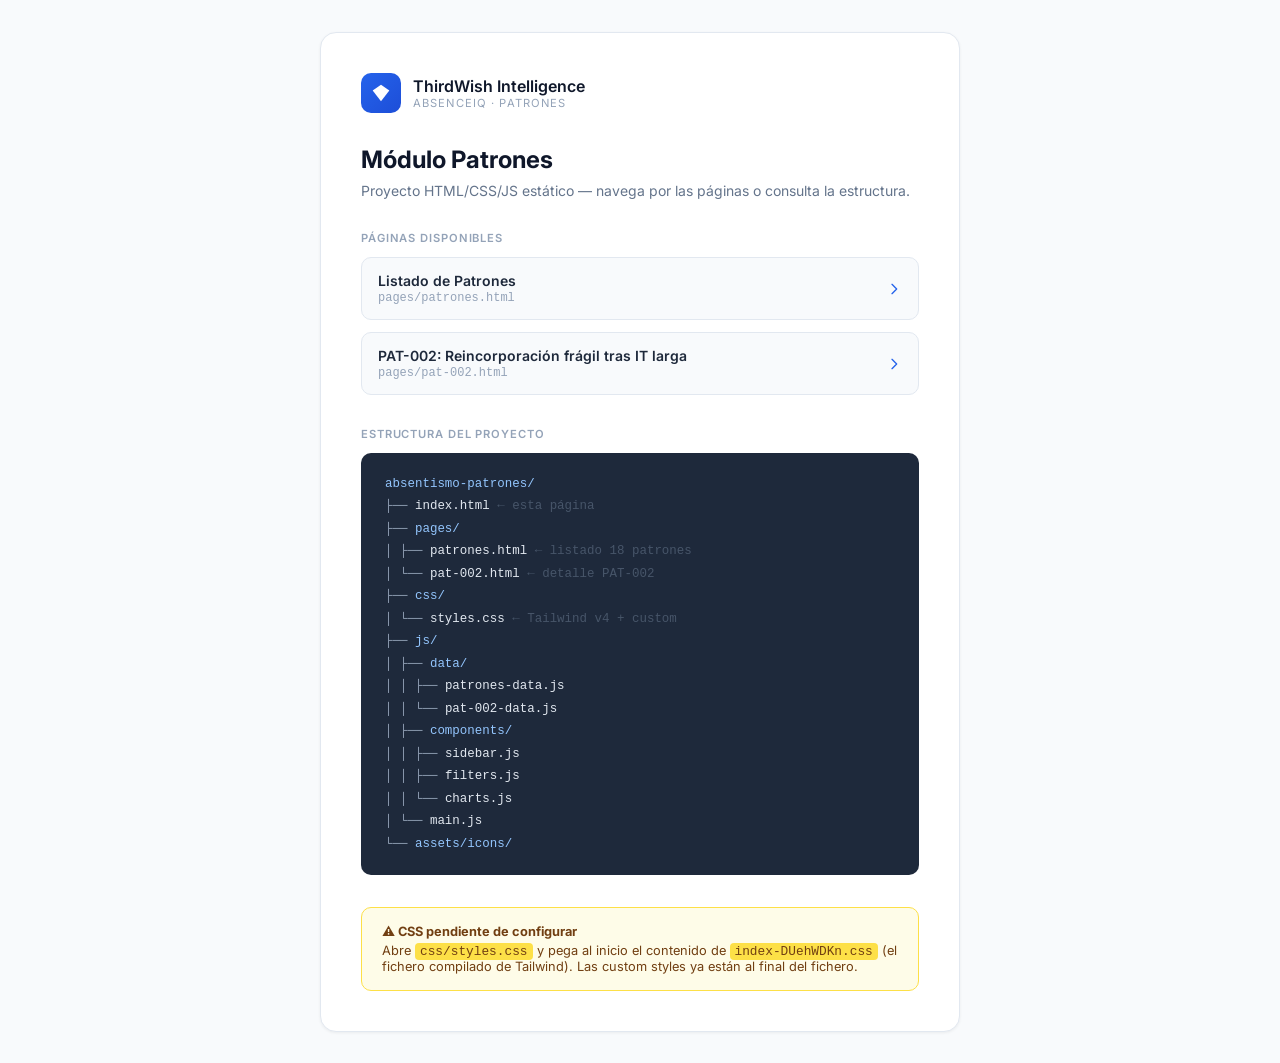
<file: index.html>
<!DOCTYPE html>
<html lang="es">
<head>
  <meta charset="UTF-8" />
  <meta name="viewport" content="width=device-width, initial-scale=1.0" />
  <title>Absentismo Patrones – ThirdWish Intelligence</title>
  <link rel="preconnect" href="https://fonts.googleapis.com" />
  <link href="https://fonts.googleapis.com/css2?family=Inter:wght@400;500;600;700&display=swap" rel="stylesheet" />
  <style>
    *, *::before, *::after { box-sizing: border-box; margin: 0; padding: 0; }
    body { font-family: Inter, system-ui, sans-serif; background: #f8fafc; color: #0f172a; min-height: 100vh; display: flex; align-items: center; justify-content: center; padding: 2rem; }
    .card { background: #fff; border: 1px solid #e2e8f0; border-radius: 16px; padding: 2.5rem; max-width: 640px; width: 100%; box-shadow: 0 1px 3px rgba(0,0,0,0.06); }
    .logo { display: flex; align-items: center; gap: 12px; margin-bottom: 2rem; }
    .logo-icon { width: 40px; height: 40px; background: linear-gradient(135deg, #2563eb, #1d4ed8); border-radius: 10px; display: flex; align-items: center; justify-content: center; }
    .logo-icon svg { width: 20px; height: 20px; color: #fff; fill: #fff; }
    .logo-text h1 { font-size: 1rem; font-weight: 600; color: #0f172a; }
    .logo-text p { font-size: 0.7rem; color: #94a3b8; letter-spacing: 0.1em; text-transform: uppercase; }
    h2 { font-size: 1.5rem; font-weight: 700; color: #0f172a; margin-bottom: 0.5rem; }
    .subtitle { font-size: 0.875rem; color: #64748b; margin-bottom: 2rem; }
    .section-title { font-size: 0.7rem; font-weight: 600; color: #94a3b8; letter-spacing: 0.08em; text-transform: uppercase; margin-bottom: 0.75rem; }
    .pages { display: flex; flex-direction: column; gap: 0.75rem; margin-bottom: 2rem; }
    .page-link { display: flex; align-items: center; justify-content: space-between; padding: 0.875rem 1rem; background: #f8fafc; border: 1px solid #e2e8f0; border-radius: 10px; text-decoration: none; color: #1e293b; transition: all 0.15s; }
    .page-link:hover { background: #eff6ff; border-color: #93c5fd; }
    .page-link .info { display: flex; flex-direction: column; gap: 2px; }
    .page-link .name { font-size: 0.875rem; font-weight: 600; }
    .page-link .path { font-size: 0.75rem; color: #94a3b8; font-family: monospace; }
    .page-link svg { width: 16px; height: 16px; color: #2563eb; }
    .tree { background: #1e293b; border-radius: 10px; padding: 1.25rem 1.5rem; font-family: monospace; font-size: 0.78rem; line-height: 1.8; color: #94a3b8; margin-bottom: 2rem; }
    .tree .dir  { color: #93c5fd; }
    .tree .file { color: #e2e8f0; }
    .tree .comment { color: #475569; }
    .css-notice { background: #fefce8; border: 1px solid #fde047; border-radius: 10px; padding: 1rem 1.25rem; font-size: 0.8rem; color: #713f12; }
    .css-notice strong { display: block; margin-bottom: 0.25rem; }
    .css-notice code { background: #fde047; padding: 1px 5px; border-radius: 4px; font-family: monospace; }
  </style>
</head>
<body>
  <div class="card">

    <div class="logo">
      <div class="logo-icon">
        <svg viewBox="0 0 24 24"><path d="M12 2L2 9l10 13L22 9 12 2z"/></svg>
      </div>
      <div class="logo-text">
        <h1>ThirdWish Intelligence</h1>
        <p>AbsenceIQ · Patrones</p>
      </div>
    </div>

    <h2>Módulo Patrones</h2>
    <p class="subtitle">Proyecto HTML/CSS/JS estático — navega por las páginas o consulta la estructura.</p>

    <p class="section-title">Páginas disponibles</p>
    <div class="pages">
      <a href="pages/patrones.html" class="page-link">
        <div class="info">
          <span class="name">Listado de Patrones</span>
          <span class="path">pages/patrones.html</span>
        </div>
        <svg fill="none" stroke="currentColor" viewBox="0 0 24 24">
          <path stroke-linecap="round" stroke-linejoin="round" stroke-width="2" d="M9 5l7 7-7 7"/>
        </svg>
      </a>
      <a href="pages/pat-002.html" class="page-link">
        <div class="info">
          <span class="name">PAT-002: Reincorporación frágil tras IT larga</span>
          <span class="path">pages/pat-002.html</span>
        </div>
        <svg fill="none" stroke="currentColor" viewBox="0 0 24 24">
          <path stroke-linecap="round" stroke-linejoin="round" stroke-width="2" d="M9 5l7 7-7 7"/>
        </svg>
      </a>
    </div>

    <p class="section-title">Estructura del proyecto</p>
    <div class="tree">
      <span class="dir">absentismo-patrones/</span><br>
      ├── <span class="file">index.html</span>           <span class="comment">← esta página</span><br>
      ├── <span class="dir">pages/</span><br>
      │   ├── <span class="file">patrones.html</span>    <span class="comment">← listado 18 patrones</span><br>
      │   └── <span class="file">pat-002.html</span>     <span class="comment">← detalle PAT-002</span><br>
      ├── <span class="dir">css/</span><br>
      │   └── <span class="file">styles.css</span>       <span class="comment">← Tailwind v4 + custom</span><br>
      ├── <span class="dir">js/</span><br>
      │   ├── <span class="dir">data/</span><br>
      │   │   ├── <span class="file">patrones-data.js</span><br>
      │   │   └── <span class="file">pat-002-data.js</span><br>
      │   ├── <span class="dir">components/</span><br>
      │   │   ├── <span class="file">sidebar.js</span><br>
      │   │   ├── <span class="file">filters.js</span><br>
      │   │   └── <span class="file">charts.js</span><br>
      │   └── <span class="file">main.js</span><br>
      └── <span class="dir">assets/icons/</span>
    </div>

    <div class="css-notice">
      <strong>⚠️ CSS pendiente de configurar</strong>
      Abre <code>css/styles.css</code> y pega al inicio el contenido de
      <code>index-DUehWDKn.css</code> (el fichero compilado de Tailwind).
      Las custom styles ya están al final del fichero.
    </div>

  </div>
</body>
</html>
</file>
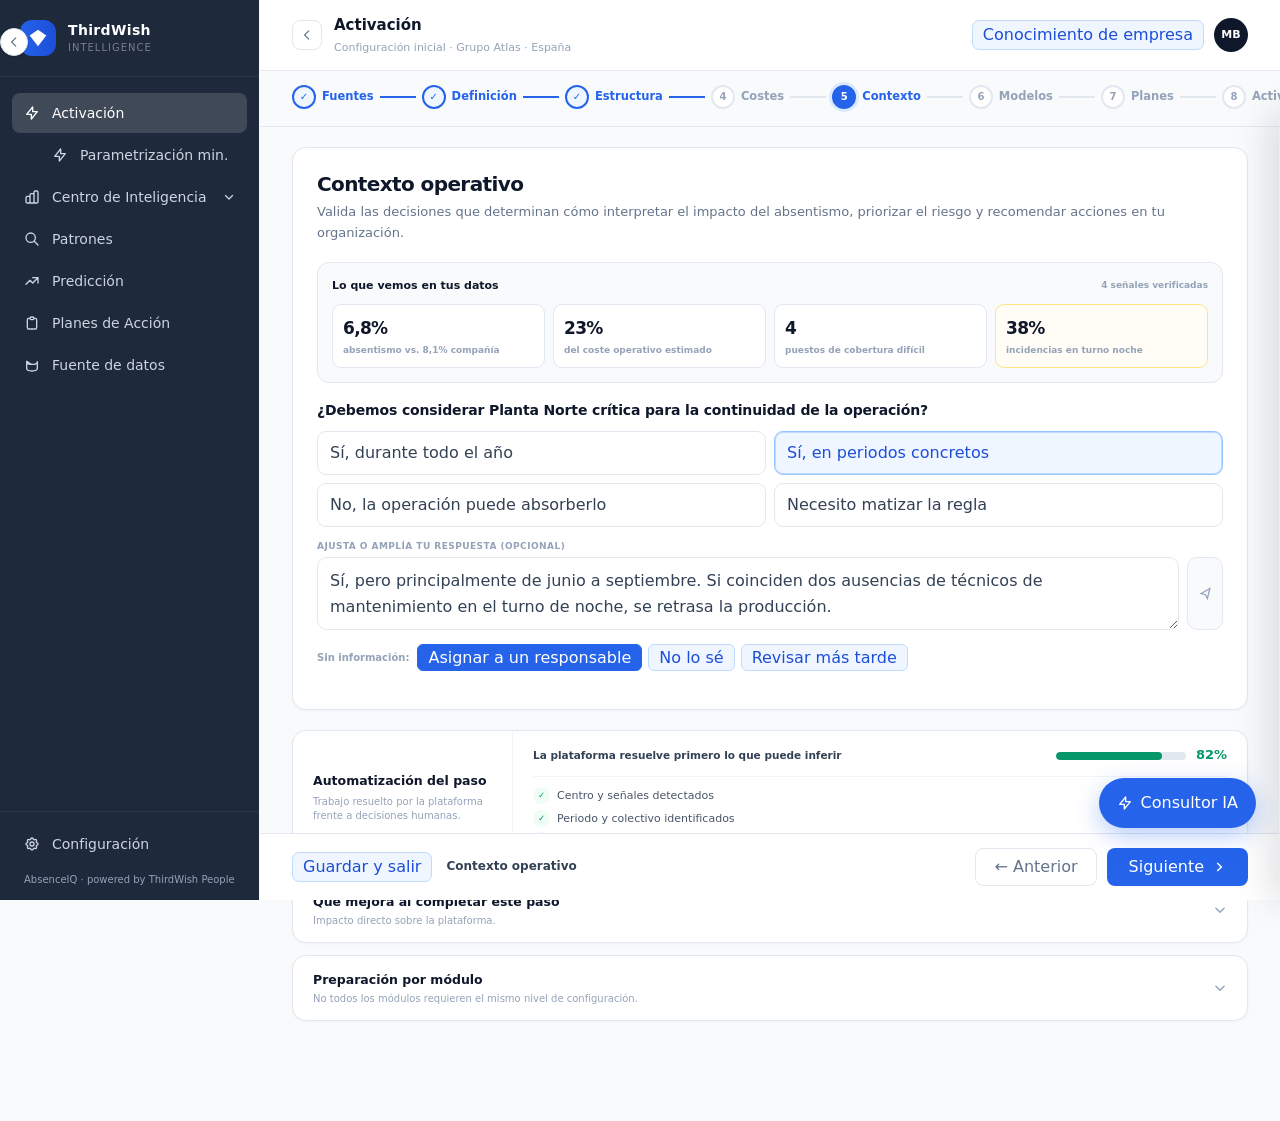
<file: pages/activacion.html>
<!DOCTYPE html>
<html lang="es">
<head>
  <meta charset="UTF-8"/>
  <meta name="viewport" content="width=device-width, initial-scale=1.0"/>
  <title>Activaci&#243;n &middot; ThirdWish Intelligence</title>
  <link rel="stylesheet" href="../css/styles.css"/>
  <style>
    *{box-sizing:border-box}

    /* ── PROGRESS BAR ── */
    .wiz-bar{padding:14px 32px 0;height:56px;display:flex;align-items:flex-start;position:sticky;top:56px;z-index:9;background:#f8fafc;border-bottom:1px solid #e2e8f0;}
    .wiz-steps{display:flex;align-items:center;margin:0 auto;}
    .wiz-step-item{display:flex;align-items:center;gap:6px;}
    .wiz-dot{width:24px;height:24px;border-radius:50%;border:2px solid #e2e8f0;background:#fff;display:flex;align-items:center;justify-content:center;font-size:10px;font-weight:700;color:#94a3b8;transition:.2s;flex-shrink:0;}
    .wiz-dot.done{background:#eff6ff;border-color:#2563eb;color:#2563eb;}
    .wiz-dot.active{background:#2563eb;border-color:#2563eb;color:#fff;box-shadow:0 0 0 3px #dbeafe;}
    .wiz-step-label{font-size:11.5px;font-weight:600;color:#94a3b8;white-space:nowrap;}
    .wiz-step-item.active .wiz-step-label{color:#2563eb;font-weight:700;}
    .wiz-step-item.done .wiz-step-label{color:#2563eb;}
    .wiz-line{width:36px;flex:none;height:2px;background:#e2e8f0;margin:0 6px;transition:.3s;}
    .wiz-line.done{background:#2563eb;}

    /* ── LAYOUT ── */
    .wiz-wrap{margin-left:260px;min-height:100vh;background:#f8fafc;max-width:calc(100vw - 260px);overflow-x:hidden;}


    /* ── CONTENT AREA ── */
    .wiz-content{padding:20px 32px 100px;}

    /* ── BUTTONS ── */
    .w-btn{height:30px;border:1px solid #e2e8f0;background:#fff;border-radius:7px;padding:0 10px;font-size:11px;font-weight:600;color:#475569;cursor:pointer;font:inherit;transition:.12s;white-space:nowrap;}
    .w-btn:hover{background:#f8fafc;border-color:#cbd5e1;}
    .w-btn.soft{background:#eff6ff;border-color:#bfdbfe;color:#1d4ed8;}
    .w-btn.primary{background:#2563eb;border-color:#2563eb;color:#fff;}
    .w-btn.primary:hover{background:#1d4ed8;}
    .w-btn:disabled{opacity:.5;cursor:default;}

    /* ── MAIN CARD ── */
    .wiz-main-card{background:#fff;border:1px solid #e2e8f0;border-radius:14px;padding:24px;box-shadow:0 1px 3px rgba(0,0,0,.04);}
    .wiz-kicker{display:inline-flex;height:22px;align-items:center;padding:0 10px;background:#eff6ff;color:#1d4ed8;border:1px solid #bfdbfe;border-radius:999px;font-size:10.5px;font-weight:700;letter-spacing:.04em;margin-bottom:12px;}
    .wiz-main-card h2{font-size:20px;font-weight:800;color:#0f172a;letter-spacing:-.03em;margin:0 0 6px;line-height:1.22;}
    .wiz-main-card > p.wiz-desc{font-size:13px;color:#64748b;line-height:1.6;font-weight:500;margin:0 0 18px;}

    /* intro line */
    .intro-line{border:1px solid #e5eaf1;background:#f8fafc;border-radius:11px;padding:10px 14px;color:#455669;font-size:12px;line-height:1.5;margin-bottom:16px;}
    .intro-line strong{color:#1d2940;}

    /* evidence */
    .evidence-card{border:1px solid #e2e8f0;background:#f8fafc;border-radius:12px;padding:14px;margin-bottom:16px;}
    .evidence-head{display:flex;align-items:center;justify-content:space-between;gap:9px;margin-bottom:10px;}
    .evidence-head b{font-size:11px;font-weight:700;color:#0f172a;}
    .evidence-head span{font-size:9px;color:#94a3b8;font-weight:700;}
    .evidence-grid{display:grid;grid-template-columns:repeat(4,1fr);gap:8px;}
    .evidence{background:#fff;border:1px solid #e2e8f0;border-radius:9px;padding:10px;}
    .evidence strong{display:block;font-size:17px;font-weight:800;letter-spacing:-.04em;color:#0f172a;}
    .evidence span{display:block;font-size:9px;color:#94a3b8;font-weight:600;line-height:1.3;margin-top:3px;}
    .evidence.warn{border-color:#fde68a;background:#fffdf5;}

    /* question */
    .big-q{font-size:14px;font-weight:700;color:#0f172a;margin:0 0 10px;letter-spacing:-.01em;}
    .quick-opts{display:grid;grid-template-columns:repeat(2,1fr);gap:8px;margin-bottom:12px;}
    .quick-opt{min-height:38px;border:1px solid #e2e8f0;background:#fff;border-radius:9px;color:#334155;text-align:left;padding:8px 12px;font-size:11px;font-weight:600;line-height:1.3;cursor:pointer;font:inherit;transition:.12s;}
    .quick-opt:hover{border-color:#bfdbfe;}
    .quick-opt.selected{border-color:#93c5fd;background:#eff6ff;color:#1d4ed8;box-shadow:inset 0 0 0 1px #bfdbfe;}

    /* secondary actions row (Asignar / No lo sé / Más tarde) */
    .step-ctx-row{display:flex;align-items:center;gap:6px;margin-bottom:14px;}
    .step-ctx-row span{font-size:10px;color:#94a3b8;font-weight:600;flex-shrink:0;margin-right:2px;}
    .step-ctx-row button{height:27px;border:1px solid #bfdbfe;background:#eff6ff;border-radius:6px;padding:0 10px;font-size:10.5px;font-weight:700;color:#1d4ed8;cursor:pointer;font:inherit;transition:.12s;white-space:nowrap;}
    .step-ctx-row button:hover{background:#dbeafe;border-color:#93c5fd;}
    .step-ctx-row button.asignar{background:#2563eb;border-color:#2563eb;color:#fff;}
    .step-ctx-row button.asignar:hover{background:#1d4ed8;border-color:#1d4ed8;}
    .answer-label{font-size:9px;color:#94a3b8;font-weight:700;text-transform:uppercase;letter-spacing:.05em;margin-bottom:4px;}

    .answer-box{display:flex;gap:8px;margin-bottom:14px;}
    .answer-box textarea{flex:1;min-height:66px;resize:vertical;border:1px solid #e2e8f0;border-radius:10px;background:#fff;padding:10px 12px;color:#334155;font-size:12px;line-height:1.5;outline:none;font:inherit;}
    .answer-box textarea:focus{border-color:#93c5fd;box-shadow:0 0 0 3px rgba(37,99,235,.08);}
    .send-btn{width:36px;border:1px solid #e2e8f0;border-radius:10px;background:#f8fafc;color:#94a3b8;display:grid;place-items:center;cursor:pointer;flex-shrink:0;transition:.12s;}
    .send-btn:hover{background:#eff6ff;color:#2563eb;border-color:#bfdbfe;}
    .send-btn svg{width:15px;height:15px;}

    /* interpretation */
    .interp-box{background:#eff6ff;border:1px solid #bfdbfe;border-radius:13px;overflow:hidden;}
    .interp-head{padding:10px 14px;border-bottom:1px solid #bfdbfe;display:flex;align-items:center;justify-content:space-between;}
    .interp-head b{font-size:11px;font-weight:700;color:#1d4ed8;}
    .interp-body{padding:12px 14px;}
    .rule-grid{display:grid;grid-template-columns:repeat(3,1fr);gap:7px;}
    .rule-field{border:1px solid #bfdbfe;background:#fff;border-radius:8px;padding:8px 10px;}
    .rule-field label{display:block;font-size:7.5px;text-transform:uppercase;letter-spacing:.05em;color:#3b82f6;font-weight:800;}
    .rule-field strong{display:block;font-size:10px;line-height:1.35;color:#0f172a;margin-top:3px;font-weight:700;}
    .rule-field.full{grid-column:1/-1;}
    .interp-note{font-size:9.5px;color:#475569;margin-top:9px;line-height:1.4;}
    .confirm-row{display:flex;align-items:center;justify-content:space-between;gap:12px;margin-top:10px;}
    .confirm-row small{font-size:9px;color:#948d82;line-height:1.35;}
    .confirm-actions{display:flex;gap:6px;flex-shrink:0;}

    /* ── BOTTOM PANELS ── */
    /* Vertical stack: each panel is full-width, its own natural height — no cross-card height comparison */
    .wiz-bottom{display:flex;flex-direction:column;gap:12px;margin-top:20px;}
    .wiz-bp{background:#fff;border:1px solid #e2e8f0;border-radius:14px;overflow:hidden;box-shadow:0 1px 3px rgba(0,0,0,.04);}
    .wiz-bp-inner{display:grid;grid-template-columns:220px 1fr;align-items:stretch;}
    .wiz-bp-head{padding:16px 20px;border-right:1px solid #f1f5f9;display:flex;flex-direction:column;justify-content:center;}
    .wiz-bp-head h3{font-size:12.5px;font-weight:700;color:#0f172a;margin:0 0 4px;}
    .wiz-bp-head p{margin:0;font-size:10px;color:#94a3b8;font-weight:500;line-height:1.4;}
    .wiz-bp-body{padding:14px 20px;}

    /* impact rows */
    .impact-row{display:flex;gap:10px;align-items:flex-start;padding:9px 0;border-bottom:1px solid #f1f5f9;}
    .impact-row:last-child{border-bottom:0;}
    .impact-ico{width:28px;height:28px;border-radius:8px;display:grid;place-items:center;flex:0 0 auto;}
    .impact-ico svg{width:13px;height:13px;}
    .impact-ico.blue{background:#eff6ff;color:#2563eb;}
    .impact-ico.green{background:#f0fdf4;color:#059669;}
    .impact-ico.amber{background:#fffbeb;color:#b45309;}
    .impact-copy b{display:block;font-size:11px;font-weight:700;color:#0f172a;}
    .impact-copy span{display:block;font-size:10px;color:#94a3b8;font-weight:500;margin-top:2px;line-height:1.38;}

    /* automation bar */
    .auto-header{display:flex;align-items:center;justify-content:space-between;gap:10px;margin-bottom:14px;}
    .auto-header b{font-size:13px;font-weight:800;color:#0f172a;}
    .auto-header span{font-size:11px;font-weight:600;color:#94a3b8;}
    .auto-bar-wrap{margin-bottom:16px;}
    .auto-bar-label{display:flex;align-items:center;justify-content:space-between;margin-bottom:5px;}
    .auto-bar-label span{font-size:11px;font-weight:600;color:#334155;}
    .auto-bar-label b{font-size:13px;font-weight:800;color:#059669;}
    .auto-track{height:8px;background:#e2e8f0;border-radius:999px;overflow:hidden;}
    .auto-fill{height:100%;background:#059669;border-radius:999px;transition:width .4s;}
    .auto-list{display:grid;gap:5px;}
    .auto-item{display:flex;align-items:center;gap:7px;font-size:11px;color:#334155;font-weight:500;}
    .auto-chk{width:17px;height:17px;border-radius:50%;display:grid;place-items:center;font-size:8.5px;font-weight:800;flex-shrink:0;}
    .auto-chk.ok{background:#f0fdf4;color:#059669;}
    .auto-chk.usr{background:#eff6ff;color:#2563eb;font-size:10px;}

    /* readiness */
    .readiness-list{display:grid;gap:10px;}
    .ready-item{display:flex;flex-direction:column;gap:5px;}
    .ready-header{display:flex;align-items:center;justify-content:space-between;}
    .ready-header b{font-size:11.5px;font-weight:700;color:#0f172a;}
    .ready-header span{font-size:10.5px;font-weight:700;}
    .ready-track{height:6px;background:#e2e8f0;border-radius:999px;overflow:hidden;}
    .ready-track i{display:block;height:100%;border-radius:99px;transition:width .35s;}
    .ready-track .green{background:#059669;}
    .ready-track .amber{background:#b45309;}
    .ready-track .blue{background:#2563eb;}

    /* ── FOOTER NAV ── */
    .wiz-footer{position:fixed;bottom:0;left:260px;right:0;background:#fff;border-top:1px solid #e2e8f0;padding:14px 32px;display:flex;align-items:center;justify-content:space-between;z-index:20;}
    .wiz-meta{font-size:12px;color:#94a3b8;font-weight:600;}
    .wiz-meta b{color:#334155;}
    .wiz-nav{display:flex;gap:10px;align-items:center;}
    .wiz-btn-back{height:38px;padding:0 18px;border:1px solid #e2e8f0;background:#fff;border-radius:8px;font-size:13px;font-weight:600;color:#64748b;cursor:pointer;font:inherit;}
    .wiz-btn-back:hover{background:#f8fafc;}
    .wiz-btn-back:disabled{opacity:.4;cursor:default;}
    .wiz-btn-next{height:38px;padding:0 22px;border:none;background:#2563eb;border-radius:8px;font-size:13px;font-weight:600;color:#fff;cursor:pointer;font:inherit;display:flex;align-items:center;gap:8px;}
    .wiz-btn-next:hover{background:#1d4ed8;}
    .wiz-btn-next svg{width:14px;height:14px;}

    /* ── TAGS ── */
    .a-tag{height:22px;border-radius:999px;padding:0 8px;display:inline-flex;align-items:center;font-size:9px;font-weight:800;}
    .a-tag.blue{background:#eff6ff;color:#2563eb;}
    .a-tag.green{background:#f0fdf4;color:#059669;}
    .a-tag.amber{background:#fffbeb;color:#b45309;}

    /* ── DRAWER ── */
    .act-drawer{position:fixed;right:0;top:112px;bottom:0;width:min(560px,42vw);background:#f7f9fc;transform:translateX(100%);transition:.22s ease;display:flex;flex-direction:column;box-shadow:-12px 0 32px rgba(15,23,42,.12);z-index:50;border-left:1px solid #e2e8f0;}
    .act-drawer.open{transform:translateX(0);}
    .drawer-head{padding:16px 18px;border-bottom:1px solid #e2e8f0;background:#fff;display:flex;align-items:flex-start;justify-content:space-between;gap:12px;}
    .drawer-head h2{font-size:18px;font-weight:800;color:#0f172a;}
    .drawer-head p{margin-top:3px;font-size:9.5px;color:#94a3b8;}
    .close-btn{width:30px;height:30px;border:1px solid #e2e8f0;background:#fff;border-radius:50%;display:grid;place-items:center;cursor:pointer;color:#56637a;font-size:14px;}
    .drawer-tabs{padding:9px 15px 0;background:#fff;display:flex;gap:5px;flex-wrap:wrap;}
    .drawer-tab{height:27px;border:1px solid #e2e8f0;background:#fff;border-radius:999px;padding:0 9px;font-size:9px;font-weight:800;color:#5e6b83;cursor:pointer;font:inherit;}
    .drawer-tab.active{background:#2563eb;border-color:#2563eb;color:#fff;}
    .drawer-body{padding:14px 15px 80px;overflow-y:auto;flex:1;}
    .value-strip{display:grid;grid-template-columns:repeat(3,1fr);gap:7px;margin-bottom:11px;}
    .value-kpi{background:#fff;border:1px solid #e2e8f0;border-radius:10px;padding:10px;}
    .value-kpi b{display:block;font-size:18px;font-weight:800;color:#0f172a;}
    .value-kpi span{display:block;font-size:8.5px;color:#94a3b8;line-height:1.3;margin-top:2px;}
    /* knowledge summary */
    .know-summary{display:grid;grid-template-columns:repeat(4,1fr);gap:6px;margin-bottom:10px;}
    .know-type-pill{border-radius:9px;padding:8px 10px;border:1px solid;text-align:center;cursor:pointer;font:inherit;transition:.15s;position:relative;}
    .know-type-pill:hover{transform:translateY(-1px);box-shadow:0 3px 10px rgba(0,0,0,.08);}
    .know-type-pill.validated{background:#f0fdf4;border-color:#bbf7d0;}
    .know-type-pill.learned{background:#eff6ff;border-color:#bfdbfe;}
    .know-type-pill.review{background:#fffbeb;border-color:#fde68a;}
    .know-type-pill.inferred{background:#f8fafc;border-color:#e2e8f0;}
    .know-type-pill b{display:block;font-size:18px;font-weight:800;color:#0f172a;transition:.15s;}
    .know-type-pill span{display:block;font-size:8px;font-weight:700;color:#64748b;margin-top:1px;transition:.15s;}
    .know-type-pill.active.validated{background:#059669;border-color:#059669;}
    .know-type-pill.active.learned{background:#2563eb;border-color:#2563eb;}
    .know-type-pill.active.review{background:#b45309;border-color:#b45309;}
    .know-type-pill.active.inferred{background:#64748b;border-color:#64748b;}
    .know-type-pill.active b,.know-type-pill.active span{color:#fff;}
    .know-type-pill.inactive{opacity:.35;transform:none;}
    .know-status{font-size:10px;color:#64748b;font-weight:600;margin-bottom:8px;}
    .know-status b{color:#b45309;}
    .know-filter-bar{display:flex;align-items:center;justify-content:space-between;margin-bottom:14px;}
    .know-reset{border:0;background:transparent;color:#94a3b8;font-size:9px;font-weight:700;cursor:pointer;font:inherit;padding:0;text-decoration:underline;text-underline-offset:2px;}
    .know-reset:hover{color:#475569;}
    .mem-step-chip{display:inline-flex;align-items:center;gap:3px;height:17px;border:1px solid #bfdbfe;background:#eff6ff;border-radius:4px;padding:0 6px;font-size:8px;font-weight:700;color:#1d4ed8;cursor:pointer;font:inherit;margin-top:5px;transition:.12s;}
    .mem-step-chip:hover{background:#dbeafe;border-color:#93c5fd;}
    /* memory groups */
    .mem-group{margin-bottom:6px;}
    .mem-group-head{display:flex;align-items:center;gap:6px;padding:8px 0 5px;border-bottom:1px solid #f1f5f9;margin-bottom:6px;}
    .mem-group-dot{width:8px;height:8px;border-radius:50%;flex-shrink:0;}
    .mem-group-dot.validated{background:#059669;}
    .mem-group-dot.learned{background:#2563eb;}
    .mem-group-dot.review{background:#b45309;}
    .mem-group-dot.inferred{background:#94a3b8;}
    .mem-group-label{font-size:9px;font-weight:800;text-transform:uppercase;letter-spacing:.06em;color:#64748b;flex:1;}
    .mem-group-count{width:17px;height:17px;border-radius:50%;display:grid;place-items:center;font-size:8px;font-weight:900;color:#fff;}
    .mem-group-count.validated{background:#059669;}
    .mem-group-count.learned{background:#2563eb;}
    .mem-group-count.review{background:#b45309;}
    .mem-group-count.inferred{background:#94a3b8;}
    /* memory cards */
    .memory-item{background:#fff;border:1px solid #e2e8f0;border-left:3px solid #e2e8f0;border-radius:0 9px 9px 0;padding:10px 12px;margin-bottom:5px;}
    .memory-item.validated{border-left-color:#059669;}
    .memory-item.learned{border-left-color:#2563eb;}
    .memory-item.review{border-left-color:#b45309;}
    .memory-item.inferred{border-left-color:#94a3b8;}
    .memory-item h3{font-size:10.5px;font-weight:700;line-height:1.35;color:#0f172a;margin:0 0 3px;}
    .memory-item p{font-size:10px;color:#64748b;line-height:1.45;margin:0 0 6px;}
    .memory-meta{display:flex;gap:4px;flex-wrap:wrap;}
    .memory-meta span{font-size:9px;color:#94a3b8;font-weight:600;background:#f8fafc;border:1px solid #f1f5f9;border-radius:4px;padding:1px 5px;}
    .know-agent{margin:11px 15px 2px;border:1px solid #bfdbfe;background:linear-gradient(135deg,#fff,#f5f9ff);border-radius:12px;padding:10px;}
    .know-agent-head{display:flex;align-items:flex-start;gap:8px;}
    .know-ico{width:28px;height:28px;border-radius:8px;background:#2563eb;color:#fff;display:grid;place-items:center;font-size:7.5px;font-weight:900;flex:0 0 auto;}
    .know-agent-head b{display:block;font-size:10px;color:#0f172a;font-weight:700;}
    .know-agent-head span{display:block;font-size:8.5px;color:#64748b;line-height:1.38;margin-top:2px;}
    .know-search{display:grid;grid-template-columns:1fr auto;gap:5px;margin-top:8px;}
    .know-search input{height:32px;border:1px solid #bfdbfe;border-radius:8px;padding:0 9px;font-size:9px;outline:0;color:#334155;background:#fff;font:inherit;}
    .know-search input:focus{border-color:#2563eb;box-shadow:0 0 0 3px rgba(37,99,235,.08);}
    .know-search button{height:32px;border:0;border-radius:8px;background:#2563eb;color:#fff;padding:0 10px;font-size:8.5px;font-weight:800;cursor:pointer;font:inherit;}
    .know-examples{display:flex;gap:4px;flex-wrap:wrap;margin-top:6px;}
    .know-examples button{border:0;background:transparent;color:#2563eb;font-size:7.8px;font-weight:800;padding:0;cursor:pointer;text-decoration:underline;text-underline-offset:2px;font:inherit;}

    /* ── MODALS ── */
    .act-modal-bg{position:fixed;inset:0;background:rgba(6,14,29,.4);z-index:120;display:none;align-items:center;justify-content:center;padding:18px;}
    .act-modal-bg.open{display:flex;}
    .act-modal{width:min(540px,96vw);background:#fff;border-radius:14px;box-shadow:0 20px 50px rgba(15,23,42,.2);overflow:hidden;}
    .modal-head{padding:14px 16px;border-bottom:1px solid #e2e8f0;display:flex;justify-content:space-between;gap:11px;}
    .modal-head h3{font-size:14px;font-weight:800;color:#0f172a;}
    .modal-head p{font-size:9px;color:#94a3b8;margin-top:3px;}
    .modal-body{padding:14px 16px;}
    .modal-note{border:1px solid #e2e8f0;background:#f8fafc;border-radius:9px;padding:9px 12px;font-size:10px;color:#475569;line-height:1.5;}
    .modal-grid{display:grid;grid-template-columns:1fr 1fr;gap:7px;margin-top:9px;}
    .modal-field{border:1px solid #e2e8f0;border-radius:8px;padding:8px 10px;}
    .modal-field label{display:block;font-size:7.5px;text-transform:uppercase;letter-spacing:.05em;color:#94a3b8;font-weight:800;}
    .modal-field b{display:block;font-size:10px;margin-top:3px;font-weight:700;}
    .modal-actions{padding:11px 16px;border-top:1px solid #e2e8f0;display:flex;justify-content:flex-end;gap:6px;}

    /* ── TOAST ── */
    .act-toast{position:fixed;left:50%;bottom:72px;transform:translate(-50%,16px);background:#0f172a;color:#fff;border-radius:9px;padding:10px 14px;display:flex;align-items:center;gap:8px;font-size:11px;font-weight:700;opacity:0;pointer-events:none;transition:.2s;z-index:200;box-shadow:0 12px 30px rgba(15,23,42,.25);}
    .act-toast.show{opacity:1;transform:translate(-50%,0);}
    .act-toast i{width:17px;height:17px;border-radius:50%;display:grid;place-items:center;background:#d1fae5;color:#059669;font-style:normal;font-weight:900;font-size:9px;}

    /* ── AI LAUNCHER (pill) ── */
    .ai-launcher{position:fixed;right:24px;bottom:72px;z-index:96;border:0;background:#2563eb;color:#fff;border-radius:999px;padding:12px 18px;display:flex;align-items:center;gap:8px;font-size:13px;font-weight:600;cursor:pointer;box-shadow:0 8px 24px rgba(37,99,235,.32);transition:.15s;font:inherit;}
    .ai-launcher:hover{background:#1d4ed8;transform:translateY(-1px);}
    .ai-launcher svg{width:16px;height:16px;flex-shrink:0;}
    .ai-launcher.open{opacity:0;pointer-events:none;transform:translateY(4px);}

    /* ── AI PANEL ── */
    .ai-panel{position:fixed;right:18px;top:68px;bottom:68px;width:min(420px,calc(100vw - 32px));z-index:145;background:#fff;border:1px solid #dde5ef;border-radius:18px;box-shadow:0 20px 55px rgba(15,23,42,.2);display:flex;flex-direction:column;overflow:hidden;transform:translateX(calc(100% + 40px));opacity:0;pointer-events:none;transition:.22s ease;}
    .ai-panel.open{transform:translateX(0);opacity:1;pointer-events:auto;}
    .ai-panel-head{padding:13px 14px;border-bottom:1px solid #e2e8f0;background:linear-gradient(125deg,#0f172a,#1e3a5f);color:#fff;display:flex;align-items:center;justify-content:space-between;gap:11px;}
    .ai-panel-title{display:flex;align-items:center;gap:9px;}
    .ai-panel-av{width:32px;height:32px;border-radius:10px;background:rgba(255,255,255,.12);border:1px solid rgba(255,255,255,.14);display:grid;place-items:center;font-size:8.5px;font-weight:900;position:relative;}
    .ai-panel-av:after{content:"";position:absolute;right:-2px;bottom:-2px;width:7px;height:7px;border-radius:50%;background:#42d08b;border:2px solid #1b2d4a;}
    .ai-panel-title b{display:block;font-size:11.5px;font-weight:700;}
    .ai-panel-title span{display:block;font-size:8.5px;color:#c8d3e5;margin-top:2px;}
    .ai-panel-close{width:28px;height:28px;border-radius:50%;border:1px solid rgba(255,255,255,.16);background:rgba(255,255,255,.08);color:#fff;cursor:pointer;font-size:14px;display:grid;place-items:center;}
    .ai-ctx{padding:8px 12px;border-bottom:1px solid #e2e8f0;background:#f8fafe;display:flex;align-items:center;justify-content:space-between;gap:8px;}
    .ai-ctx small{display:block;font-size:7.5px;text-transform:uppercase;letter-spacing:.06em;color:#94a3b8;font-weight:700;}
    .ai-ctx b{display:block;font-size:9px;color:#2d4265;margin-top:1px;}
    .ai-ctx span{font-size:7.5px;color:#059669;background:#f0fdf4;border-radius:999px;padding:3px 6px;font-weight:800;white-space:nowrap;}
    .ai-chat{flex:1;overflow:auto;padding:12px;background:linear-gradient(180deg,#fbfcfe,#f5f7fb);display:flex;flex-direction:column;gap:9px;}
    .ai-msg{display:flex;gap:7px;align-items:flex-start;}
    .ai-msg.user{justify-content:flex-end;}
    .ai-msg-av{width:23px;height:23px;border-radius:7px;background:#eff6ff;color:#2563eb;display:grid;place-items:center;font-size:7px;font-weight:900;flex:0 0 auto;margin-top:2px;}
    .ai-msg.user .ai-msg-av{display:none;}
    .ai-bubble{max-width:88%;border:1px solid #e2e8f0;background:#fff;border-radius:12px 12px 12px 3px;padding:9px 11px;color:#334155;font-size:9.8px;line-height:1.48;box-shadow:0 1px 4px rgba(15,23,42,.04);}
    .ai-msg.user .ai-bubble{background:#2563eb;border-color:#2563eb;color:#fff;border-radius:12px 12px 3px 12px;}
    .ai-bubble b{color:#0f172a;}
    .ai-msg.user .ai-bubble b{color:#fff;}
    .ai-answer-title{font-size:10.5px!important;color:#0f172a!important;display:block;margin-bottom:4px;font-weight:700;}
    .ai-answer-list{display:grid;gap:5px;margin-top:6px;}
    .ai-answer-row{border:1px solid #f1f5f9;background:#f8fafc;border-radius:8px;padding:6px 8px;}
    .ai-answer-row b{display:block;font-size:9px;font-weight:700;}
    .ai-answer-row span{display:block;font-size:8.5px;color:#94a3b8;line-height:1.38;margin-top:2px;}
    .ai-sources{display:flex;gap:4px;flex-wrap:wrap;margin-top:7px;}
    .ai-source{height:20px;border:1px solid #bfdbfe;background:#eff6ff;color:#1d4ed8;border-radius:999px;padding:0 6px;font-size:7.5px;font-weight:800;display:inline-flex;align-items:center;gap:3px;}
    .ai-source:before{content:"✓";color:#059669;}
    .ai-note{margin-top:6px;padding-top:6px;border-top:1px solid #f1f5f9;font-size:8px;color:#94a3b8;line-height:1.38;}
    .ai-prompts{padding:9px 11px 0;background:#fff;border-top:1px solid #e2e8f0;}
    .ai-prompts small{display:block;font-size:7.5px;text-transform:uppercase;letter-spacing:.05em;color:#94a3b8;font-weight:700;margin-bottom:5px;}
    .ai-prompt-grid{display:flex;gap:4px;flex-wrap:wrap;}
    .ai-prompt{min-height:24px;border:1px solid #e2e8f0;background:#fff;border-radius:999px;padding:4px 8px;color:#475569;font-size:8px;font-weight:700;cursor:pointer;font:inherit;}
    .ai-prompt:hover{border-color:#bfdbfe;color:#2563eb;background:#eff6ff;}
    .ai-composer{padding:9px 11px 11px;background:#fff;}
    .ai-input-wrap{display:grid;grid-template-columns:1fr 35px;gap:6px;border:1px solid #dde5ef;border-radius:11px;padding:5px 5px 5px 10px;box-shadow:0 2px 8px rgba(15,23,42,.04);}
    .ai-input-wrap textarea{border:0;outline:0;resize:none;min-height:36px;max-height:80px;padding:4px 0;color:#334155;font-size:9.5px;line-height:1.38;background:transparent;font:inherit;}
    .ai-send{border:0;border-radius:8px;background:#2563eb;color:#fff;display:grid;place-items:center;cursor:pointer;}
    .ai-send svg{width:15px;height:15px;}
    .ai-disc{display:flex;align-items:center;gap:4px;margin-top:5px;color:#94a3b8;font-size:7.5px;}
    .ai-disc i{width:5px;height:5px;border-radius:50%;background:#059669;flex:0 0 auto;}

    /* ── ACCORDIONS ── */
    .wiz-acc-toggle{width:100%;background:none;border:none;cursor:pointer;padding:14px 20px;display:flex;align-items:center;justify-content:space-between;gap:12px;text-align:left;font:inherit;}
    .wiz-acc-toggle:hover{background:#fafbfd;}
    .wiz-acc-title{flex:1;}
    .wiz-acc-title span{display:block;font-size:12.5px;font-weight:700;color:#0f172a;}
    .wiz-acc-title small{display:block;font-size:10px;color:#94a3b8;font-weight:500;line-height:1.4;margin-top:2px;}
    .wiz-acc-chev{width:14px;height:14px;color:#94a3b8;flex-shrink:0;transition:transform .2s;}
    .wiz-acc-toggle.open .wiz-acc-chev{transform:rotate(180deg);}
    .wiz-acc-body{display:none;border-top:1px solid #f1f5f9;}
    .wiz-acc-body.open{display:block;}

    /* ── AUTO BAR + ITEMS ── */
    .auto-bar-row{display:flex;align-items:center;gap:10px;margin-bottom:0;}
    .auto-bar-row > span{font-size:10.5px;font-weight:600;color:#334155;flex:1;min-width:0;}
    .auto-bar-row .auto-track{flex:0 0 130px;height:8px;}
    .auto-bar-row > b{font-size:13px;font-weight:800;color:#059669;white-space:nowrap;flex-shrink:0;}
    .auto-items{display:grid;gap:5px;margin-top:10px;padding-top:10px;border-top:1px solid #f1f5f9;}
    .auto-item-text{color:#475569;}
    .auto-item-text.usr{color:#1d4ed8;font-weight:700;}
  </style>
</head>
<body class="bg-surface-50 text-surface-900 antialiased" data-page="activacion">

  <div id="sidebar-mount"></div>

  <div class="wiz-wrap">

    <!-- Topbar (matches plan-wizard.html style) -->
    <div style="background:#fff;border-bottom:1px solid #e2e8f0;padding:13px 32px;display:flex;align-items:center;justify-content:space-between;position:sticky;top:0;z-index:10;">
      <div style="display:flex;align-items:center;gap:12px;">
        <a href="centro-inteligencia.html" style="display:flex;align-items:center;justify-content:center;width:30px;height:30px;border:1px solid #e2e8f0;border-radius:8px;color:#64748b;text-decoration:none;background:#fff;">
          <svg width="14" height="14" fill="none" stroke="currentColor" viewBox="0 0 24 24"><path stroke-linecap="round" stroke-linejoin="round" stroke-width="2" d="M15 19l-7-7 7-7"/></svg>
        </a>
        <div>
          <h1 style="font-size:15px;font-weight:700;color:#0f172a;margin:0;">Activaci&#243;n</h1>
          <p style="font-size:11px;color:#94a3b8;margin:2px 0 0;">Configuraci&#243;n inicial &middot; Grupo Atlas &middot; Espa&#241;a</p>
        </div>
      </div>
      <div style="display:flex;align-items:center;gap:10px;">
        <button class="w-btn soft" onclick="toggleDrawer(true)">Conocimiento de empresa</button>
        <div style="width:34px;height:34px;border-radius:50%;background:#0f172a;display:flex;align-items:center;justify-content:center;font-size:11px;font-weight:700;color:#fff;">MB</div>
      </div>
    </div>

    <!-- Progress bar -->
    <div class="wiz-bar">
      <div class="wiz-steps" id="wizSteps"></div>
    </div>

    <!-- Content -->
    <div class="wiz-content">

      <!-- Main card -->
      <article class="wiz-main-card" id="taskBody"></article>

      <!-- Bottom panels -->
      <div class="wiz-bottom">

        <!-- Automatización del paso -->
        <section class="wiz-bp">
          <div class="wiz-bp-inner">
            <div class="wiz-bp-head">
              <h3>Automatizaci&#243;n del paso</h3>
              <p>Trabajo resuelto por la plataforma frente a decisiones humanas.</p>
            </div>
            <div class="wiz-bp-body">
              <div class="auto-bar-row">
                <span id="automationText">La plataforma resuelve primero lo que puede inferir</span>
                <div class="auto-track"><div class="auto-fill" id="autoFill" style="width:82%"></div></div>
                <b id="autoBarPct">82%</b>
              </div>
              <div class="auto-items" id="autoList"></div>
            </div>
          </div>
        </section>

        <!-- Qué mejora (acordeón, cerrado por defecto) -->
        <section class="wiz-bp">
          <button class="wiz-acc-toggle" onclick="toggleAcc(this)">
            <div class="wiz-acc-title">
              <span>Qu&#233; mejora al completar este paso</span>
              <small>Impacto directo sobre la plataforma.</small>
            </div>
            <svg class="wiz-acc-chev" fill="none" stroke="currentColor" viewBox="0 0 24 24"><path stroke-linecap="round" stroke-linejoin="round" stroke-width="2.5" d="M19 9l-7 7-7-7"/></svg>
          </button>
          <div class="wiz-acc-body">
            <div class="wiz-bp-body" id="impactBody"></div>
          </div>
        </section>

        <!-- Preparación por módulo (acordeón, cerrado por defecto) -->
        <section class="wiz-bp">
          <button class="wiz-acc-toggle" onclick="toggleAcc(this)">
            <div class="wiz-acc-title">
              <span>Preparaci&#243;n por m&#243;dulo</span>
              <small>No todos los m&#243;dulos requieren el mismo nivel de configuraci&#243;n.</small>
            </div>
            <svg class="wiz-acc-chev" fill="none" stroke="currentColor" viewBox="0 0 24 24"><path stroke-linecap="round" stroke-linejoin="round" stroke-width="2.5" d="M19 9l-7 7-7-7"/></svg>
          </button>
          <div class="wiz-acc-body">
            <div class="wiz-bp-body">
              <div class="readiness-list">
                <div class="ready-item">
                  <div class="ready-header"><b>Datos y diagn&#243;stico</b><span style="color:#059669">Listo</span></div>
                  <div class="ready-track"><i class="green" style="width:100%"></i></div>
                </div>
                <div class="ready-item">
                  <div class="ready-header"><b>Patrones</b><span style="color:#059669">Listo</span></div>
                  <div class="ready-track"><i class="green" style="width:96%"></i></div>
                </div>
                <div class="ready-item">
                  <div class="ready-header"><b>Predicciones</b><span style="color:#b45309">Limitado</span></div>
                  <div class="ready-track"><i class="amber" id="predReady" style="width:74%"></i></div>
                </div>
                <div class="ready-item">
                  <div class="ready-header"><b>Planes de acci&#243;n</b><span style="color:#2563eb">En preparaci&#243;n</span></div>
                  <div class="ready-track"><i class="blue" id="plansReady" style="width:61%"></i></div>
                </div>
              </div>
            </div>
          </div>
        </section>

      </div><!-- /wiz-bottom -->

    </div><!-- /wiz-content -->

    <!-- Footer nav -->
    <div class="wiz-footer">
      <div style="display:flex;align-items:center;gap:14px;">
        <button class="w-btn soft" onclick="toast('Progreso guardado. Puedes continuar m&#225;s tarde.')">Guardar y salir</button>
        <span class="wiz-meta"><b id="footTitle">Contexto operativo</b></span>
      </div>
      <div class="wiz-nav">
        <button class="wiz-btn-back" id="btnBack" onclick="goBack()">&#8592; Anterior</button>
        <button class="wiz-btn-next" id="btnNext" onclick="goNext()">
          <span id="btnNextLabel">Siguiente</span>
          <svg viewBox="0 0 24 24" fill="none" stroke="currentColor" stroke-width="2.5"><path d="M9 5l7 7-7 7"/></svg>
        </button>
      </div>
    </div>

  </div><!-- /wiz-wrap -->

  <!-- Knowledge drawer (panel no modal) -->
  <aside class="act-drawer" id="drawerBackdrop">
    <div class="drawer-head">
      <div>
        <h2>Conocimiento de empresa</h2>
        <p>Qu&#233; ha validado el equipo, qu&#233; ha inferido la plataforma y qu&#233; ha aprendido de resultados reales.</p>
      </div>
      <button class="close-btn" onclick="toggleDrawer(false)">&#10005;</button>
    </div>
    <div class="drawer-body">
      <div id="knowSummary"></div>
      <div id="memoryList"></div>
    </div>
  </aside>

  <!-- AI launcher pill -->
  <button class="ai-launcher" id="aiLauncher" onclick="toggleAI()" aria-label="Abrir Consultor IA">
    <svg fill="none" stroke="currentColor" viewBox="0 0 24 24"><path stroke-linecap="round" stroke-linejoin="round" stroke-width="2" d="M13 10V3L4 14h7v7l9-11h-7z"/></svg>
    Consultor IA
  </button>

  <!-- AI panel -->
  <aside class="ai-panel" id="aiPanel" aria-label="Agente IA ThirdWish">
    <header class="ai-panel-head">
      <div class="ai-panel-title">
        <div class="ai-panel-av">IA</div>
        <div><b>Agente IA ThirdWish</b><span>Consulta el conocimiento completo de la organizaci&#243;n</span></div>
      </div>
      <button class="ai-panel-close" onclick="toggleAI(false)" aria-label="Cerrar">&#10005;</button>
    </header>
    <div class="ai-ctx">
      <div><small>Contexto activo</small><b id="aiCtxLabel">Activaci&#243;n &middot; Contexto operativo</b></div>
      <span>Fuentes trazables</span>
    </div>
    <div class="ai-chat" id="aiChat">
      <div class="ai-msg">
        <div class="ai-msg-av">IA</div>
        <div class="ai-bubble">
          <b class="ai-answer-title">&#191;Qu&#233; necesitas saber?</b>
          Puedo consultar configuraci&#243;n, datos, patrones, predicciones, planes y conocimiento acumulado. En cada respuesta distinguir&#233; entre informaci&#243;n <b>validada</b>, <b>inferida</b> y <b>aprendida</b>.
          <div class="ai-sources"><span class="ai-source">48 reglas validadas</span><span class="ai-source">21 resultados aprendidos</span><span class="ai-source">36 meses relacionados</span></div>
        </div>
      </div>
    </div>
    <div class="ai-prompts">
      <small>Preguntas sugeridas</small>
      <div class="ai-prompt-grid">
        <button class="ai-prompt" onclick="agentQuick('&#191;Qu&#233; centros son m&#225;s cr&#237;ticos y por qu&#233;?')">Centros m&#225;s cr&#237;ticos</button>
        <button class="ai-prompt" onclick="agentQuick('&#191;Qu&#233; hemos aprendido de los planes que funcionan?')">Planes que funcionan</button>
        <button class="ai-prompt" onclick="agentQuick('&#191;Qu&#233; informaci&#243;n falta para mejorar las predicciones?')">Informaci&#243;n pendiente</button>
        <button class="ai-prompt" onclick="agentQuick('&#191;Qu&#233; ha cambiado en los &#250;ltimos 30 d&#237;as?')">Cambios recientes</button>
      </div>
    </div>
    <div class="ai-composer">
      <div class="ai-input-wrap">
        <textarea id="aiInput" placeholder="Pregunta al Agente IA..." onkeydown="aiKeydown(event)" rows="2"></textarea>
        <button class="ai-send" onclick="submitAI()"><svg viewBox="0 0 24 24" fill="none" stroke="currentColor" stroke-width="2"><path d="m5 12 14-8-4 16-3-6-7-2Z"/></svg></button>
      </div>
      <div class="ai-disc"><i></i><span>El agente responde con conocimiento disponible y cita su origen.</span></div>
    </div>
  </aside>

  <!-- Modal: Asignar -->
  <div class="act-modal-bg" id="assignModal">
    <div class="act-modal">
      <div class="modal-head">
        <div><h3>Asignar esta decisi&#243;n</h3><p>La respuesta quedar&#225; asociada a la persona responsable y a su &#225;rea.</p></div>
        <button class="close-btn" onclick="closeModal('assignModal')">&#10005;</button>
      </div>
      <div class="modal-body">
        <div class="modal-note">Recomendaci&#243;n: esta pregunta corresponde a <b id="assignOwner">Operaciones</b>. La plataforma enviar&#225; la evidencia y explicar&#225; qu&#233; decisi&#243;n necesita.</div>
        <div class="modal-grid">
          <div class="modal-field"><label>Responsable sugerido</label><b>Javier Mart&#237;n &middot; Operaciones</b></div>
          <div class="modal-field"><label>Fecha l&#237;mite</label><b>17 julio 2026</b></div>
          <div class="modal-field"><label>Prioridad</label><b>Obligatoria para activar</b></div>
          <div class="modal-field"><label>Recordatorio</label><b>48 horas antes</b></div>
        </div>
      </div>
      <div class="modal-actions">
        <button class="w-btn" onclick="closeModal('assignModal')">Cancelar</button>
        <button class="w-btn primary" onclick="assignQ()">Asignar pregunta</button>
      </div>
    </div>
  </div>

  <!-- Modal: No lo sé -->
  <div class="act-modal-bg" id="unknownModal">
    <div class="act-modal">
      <div class="modal-head">
        <div><h3>La respuesta no est&#225; disponible</h3><p>La plataforma evita inventar una regla y te ofrece una salida segura.</p></div>
        <button class="close-btn" onclick="closeModal('unknownModal')">&#10005;</button>
      </div>
      <div class="modal-body">
        <div class="modal-note">Puedes solicitar la informaci&#243;n, utilizar una hip&#243;tesis temporal claramente marcada o continuar con una limitaci&#243;n visible en los m&#243;dulos afectados.</div>
        <div class="modal-grid">
          <div class="modal-field"><label>Opci&#243;n recomendada</label><b>Asignar a Operaciones</b></div>
          <div class="modal-field"><label>Alternativa</label><b>Hip&#243;tesis temporal 30 d&#237;as</b></div>
          <div class="modal-field"><label>Si se omite</label><b>Predicci&#243;n operativa limitada</b></div>
          <div class="modal-field"><label>Revisi&#243;n</label><b>Obligatoria antes de activar planes</b></div>
        </div>
      </div>
      <div class="modal-actions">
        <button class="w-btn" onclick="useTempAssumption()">Usar hip&#243;tesis temporal</button>
        <button class="w-btn primary" onclick="closeModal('unknownModal');openAssign()">Asignar</button>
      </div>
    </div>
  </div>

  <!-- Toast -->
  <div class="act-toast" id="toast"><i>&#10003;</i><span id="toastText">Acci&#243;n completada</span></div>

  <script src="../js/components/sidebar.js"></script>
  <script>
SidebarComponent.render();

var steps = [
  {id:1,title:'Fuentes y alcance',short:'Fuentes',sub:'Cobertura, frecuencia y calidad',pct:100,status:'done',auto:94},
  {id:2,title:'Definición de absentismo',short:'Definición',sub:'Tasa, episodios y exclusiones',pct:100,status:'done',auto:76},
  {id:3,title:'Estructura y colectivos',short:'Estructura',sub:'Sociedades, centros y turnos',pct:100,status:'done',auto:91},
  {id:4,title:'Modelo de coste',short:'Costes',sub:'Metodología y componentes',pct:88,status:'done',auto:78},
  {id:5,title:'Contexto operativo',short:'Contexto',sub:'Criticidad, mínimos y periodos',pct:60,status:'active',auto:82},
  {id:6,title:'Modelos y privacidad',short:'Modelos',sub:'Variables, agregación y equidad',pct:20,status:'pending',auto:65},
  {id:7,title:'Planes y gobierno',short:'Planes',sub:'Capacidad, límites y responsables',pct:0,status:'pending',auto:58},
  {id:8,title:'Revisión y activación',short:'Activar',sub:'Readiness, impacto y permisos',pct:0,status:'pending',auto:88}
];
var activeStep = 5;
var activated = false;

var memory = [
  {type:'validated',title:'Metodología oficial de coste',badge:'Validado por Finanzas',bc:'green',text:'Incluye coste salarial empresa, complementos IT, horas extra y ETT. La productividad perdida se presenta como estimación separada.',meta:['Finanzas','Vigente desde 01/01/2026','Afecta a 5 módulos']},
  {type:'validated',title:'Tamaño mínimo de colectivo',badge:'Validado por RRHH + Legal',bc:'green',text:'No se muestran resultados para colectivos inferiores a 10 personas. Se agregan al nivel inmediatamente superior.',meta:['Revisión anual','Gobierno del modelo','Aplicado']},
  {type:'validated',title:'Planta Norte · criticidad estacional',badge:'Pendiente',bc:'amber',text:'Prioridad alta entre junio y septiembre para mantenimiento noche cuando se acerque al umbral de dos ausencias simultáneas.',meta:['Operaciones','Creada hoy','3 módulos afectados'],id:'plantRule',step:5},
  {type:'learned',title:'Resultado aprendido · estabilización de turnos',badge:'Aprendido con evidencia media-alta',bc:'blue',text:'Los planes iniciados con al menos 21 días de antelación obtuvieron mejores resultados en centros comparables.',meta:['4 planes finalizados','Revisión en 90 días','Planes + predicciones']},
  {type:'learned',title:'Ajuste predictivo · turno noche',badge:'Aprendido y recalibrado',bc:'blue',text:'Noches consecutivas y horas extra acumuladas anticipan el riesgo antes que el patrón de turnos por sí solo.',meta:['Backtesting validado','3 centros','Modelo v2.4']},
  {type:'review',title:'Uso de edad y género en modelos',badge:'Por decidir',bc:'amber',text:'Uso exclusivamente en predicciones colectivas y control de equidad. Nunca se mostrará riesgo individual.',meta:['RRHH + Legal','Obligatoria para predicciones','Pendiente'],step:6},
  {type:'inferred',title:'Centro Sur · mínimo de cobertura',badge:'Inferido · no aplicado',bc:'blue',text:'La plataforma ha inferido un mínimo de 7 personas en turno mañana, pero necesita validación de Operaciones.',meta:['Datos de turnos','Confianza media','Sin impacto hasta confirmar']}
];

// ── Progress bar ──────────────────────────────────────────────
function renderWizBar() {
  var html = '';
  for (var i = 0; i < steps.length; i++) {
    var s = steps[i];
    var isCurrent = s.id === activeStep;
    var isDone = s.pct >= 100 && !isCurrent;
    var dotCls = isCurrent ? 'active' : (isDone ? 'done' : '');
    var itemCls = isCurrent ? 'active' : (isDone ? 'done' : '');
    var dotLabel = isDone ? '&#10003;' : s.id;
    html += '<div class="wiz-step-item ' + itemCls + '" onclick="setStep(' + s.id + ')" style="cursor:pointer">'
      + '<div class="wiz-dot ' + dotCls + '">' + dotLabel + '</div>'
      + '<span class="wiz-step-label">' + s.short + '</span>'
      + '</div>';
    if (i < steps.length - 1) {
      var lineCls = isDone ? 'done' : '';
      html += '<div class="wiz-line ' + lineCls + '"></div>';
    }
  }
  document.getElementById('wizSteps').innerHTML = html;
}

// ── Step content data ─────────────────────────────────────────
function stepContent(id) {
  var c = {
    1:{title:'Fuentes y alcance',desc:'Confirma el alcance que la plataforma ha reconstruido a partir de las fuentes conectadas y revisa las excepciones de calidad que afectan al análisis.',owner:'Datos / IT',q:'¿La población identificada representa el alcance correcto del proyecto?',explain:'Se han relacionado nómina, ausencias y turnos. La plataforma ha resuelto automáticamente claves, periodos y cobertura, pero necesita confirmar qué sociedades y colectivos quedan dentro del análisis.',evidence:[['14.286','personas relacionadas'],['312','centros identificados'],['36 meses','de histórico disponible'],['96,4%','cobertura cruzada']],big:'¿Incluimos las 8 sociedades y excluimos personal externo y becarios?',options:['Sí, ese es el alcance correcto','Incluir también personal externo','Excluir una sociedad o colectivo','Necesito revisar el detalle'],answer:'Sí, incluye las 8 sociedades y excluye personal externo y becarios.',fields:[['Población','14.286 personas'],['Sociedades','8 incluidas'],['Exclusiones','Externos y becarios'],['Cobertura','96,4%']],impact:[['blue','Datos','Evita mezclar colectivos fuera de alcance.'],['green','Patrones','Define el universo comparable.'],['amber','Modelos','Establece la población de entrenamiento.']],auto:['Fuentes y columnas reconocidas','Cobertura y duplicados calculados','Cliente valida alcance final']},
    2:{title:'Definición de absentismo',desc:'Alinea los cálculos de la plataforma con la definición oficial de la compañía para que las cifras sean comparables y auditables.',owner:'RRHH',q:'¿Qué ausencias deben formar parte de la tasa oficial?',explain:'La plataforma ha agrupado 37 códigos de ausencia y ha comparado su resultado con el dato corporativo. Cuatro códigos requieren criterio de RRHH.',evidence:[['37','códigos clasificados'],['99,1%','coincidencia con dato oficial'],['4','códigos por validar'],['2','métricas paralelas']],big:'¿Incluimos permisos retribuidos y bajas de maternidad/paternidad en la tasa principal?',options:['Excluir ambos de la tasa principal','Incluir permisos, excluir maternidad/paternidad','Incluir ambos','Mantener dos métricas paralelas'],answer:'Excluir ambos de la tasa principal y mantenerlos visibles como categorías separadas.',fields:[['Tasa principal','IT + AT/EP'],['Exclusiones','Permisos y nacimiento'],['Visibilidad','Categorías separadas'],['Revisión','Anual']],impact:[['blue','Datos','Unifica la tasa corporativa.'],['green','Comparabilidad','Evita diferencias entre pantallas.'],['amber','Costes','Aplica la metodología correcta por causa.']],auto:['Taxonomía propuesta automáticamente','Comparación con KPI corporativo','RRHH valida 4 excepciones']},
    3:{title:'Estructura y colectivos',desc:'Valida cómo debe reconstruirse la organización en cada fecha para analizar centros, equipos, turnos y categorías sin distorsionar el histórico.',owner:'RRHH + Operaciones',q:'¿Cómo debemos tratar los cambios de centro y equipo en el histórico?',explain:'La plataforma ha detectado 486 movimientos internos y dos reorganizaciones. El análisis debe utilizar la estructura vigente en la fecha de cada ausencia, no la estructura actual.',evidence:[['486','movimientos internos'],['2','reorganizaciones'],['11','centros renombrados'],['98,7%','jerarquía reconstruida']],big:'¿Confirmas que cada ausencia debe atribuirse al centro, turno y equipo vigentes en su fecha?',options:['Sí, usar estructura histórica','Usar siempre estructura actual','Aplicar estructura histórica solo a centros','Necesito validar excepciones'],answer:'Sí, usar la estructura histórica en la fecha de cada ausencia.',fields:[['Vigencia','Estructura por fecha'],['Movimientos','Atribución histórica'],['Renombrados','Identidad conservada'],['Excepciones','2 pendientes']],impact:[['blue','Patrones','Evita falsos patrones por traslados.'],['green','Centros','Mantiene series comparables.'],['amber','Predicción','Usa el contexto operativo correcto.']],auto:['Organigrama temporal reconstruido','Movimientos y renombrados relacionados','Cliente confirma regla temporal']},
    4:{title:'Modelo de coste',desc:'Configura una metodología estándar y transparente, permitiendo incluir o excluir componentes sin perder comparabilidad ni trazabilidad.',owner:'Finanzas',q:'¿Qué componentes deben formar parte del coste oficial?',explain:'La metodología estándar ya está calculada. Dos componentes son estimaciones y deben mantenerse separados del coste contable para no sobrestimar el impacto.',evidence:[['4,8 M€','coste directo calculado'],['1,2 M€','cobertura y horas extra'],['0,9 M€','impacto estimado separado'],['2','componentes parametrizados']],big:'¿Validamos como coste oficial el coste directo más cobertura, dejando productividad como estimación separada?',options:['Sí, validar esta metodología','Excluir horas extra','Incluir productividad en coste oficial','Personalizar componentes'],answer:'Sí, validar coste directo y cobertura. Mantener productividad como estimación separada.',fields:[['Coste oficial','Directo + cobertura'],['Estimación separada','Productividad'],['Horas extra','Incluidas'],['Vigencia','01/01/2026']],impact:[['blue','ROI','Ahorro comparable y auditable.'],['green','Patrones','Coste asociado sin solapamientos.'],['amber','Planes','Prioriza por retorno económico.']],auto:['Componentes calculados','Solapamientos detectados','Finanzas decide metodología oficial']},
    5:{title:'Contexto operativo',desc:'Valida las decisiones que determinan cómo interpretar el impacto del absentismo, priorizar el riesgo y recomendar acciones en tu organización.',owner:'Operaciones',q:'¿Cuándo debe considerarse crítico un centro?',explain:'La tasa por sí sola puede engañar. Un centro con menos absentismo puede generar más daño si tiene puestos escasos, poca capacidad de sustitución o compromisos operativos sensibles.',evidence:[['6,8%','absentismo vs. 8,1% compañía'],['23%','del coste operativo estimado'],['4','puestos de cobertura difícil'],['38%','incidencias en turno noche','warn']],big:'¿Debemos considerar Planta Norte crítica para la continuidad de la operación?',options:['Sí, durante todo el año','Sí, en periodos concretos','No, la operación puede absorberlo','Necesito matizar la regla'],answer:'Sí, pero principalmente de junio a septiembre. Si coinciden dos ausencias de técnicos de mantenimiento en el turno de noche, se retrasa la producción.',fields:[['Ámbito','Planta Norte'],['Criticidad','Alta · estacional'],['Periodo','1 junio – 30 septiembre'],['Colectivo','Mantenimiento · noche'],['Umbral','2 ausencias simultáneas'],['Impacto','Retraso de producción']],impact:[['blue','Patrones','Eleva señales con impacto real.'],['green','Predicciones','Prioriza riesgo colectivo accionable.'],['amber','Planes','Activa cobertura antes del umbral.']],auto:['Centro y señales detectados','Periodo y colectivo identificados','Operaciones valida criticidad y umbral']},
    6:{title:'Modelos y privacidad',desc:'Define cómo se utilizan las variables en modelos colectivos, qué controles de equidad se aplican y qué resultados nunca se mostrarán.',owner:'RRHH + Legal',q:'¿Autorizamos edad y género en modelos colectivos bajo controles de equidad?',explain:'La plataforma no mostrará riesgos individuales. Estas variables pueden utilizarse para mejorar la calibración colectiva y comprobar diferencias de rendimiento entre grupos.',evidence:[['0','riesgos individuales visibles'],['10','tamaño mínimo de colectivo'],['2','modelos comparados'],['4','controles de equidad']],big:'¿Permitimos su uso únicamente en modelos colectivos y auditoría de equidad?',options:['Sí, con controles y revisión periódica','Solo para auditoría, no para predecir','No utilizar estas variables','Necesito revisión legal adicional'],answer:'Sí, únicamente en modelos colectivos y control de equidad. Nunca para decisiones individuales.',fields:[['Uso','Colectivo + equidad'],['Riesgo individual','Prohibido'],['Grupo mínimo','10 personas'],['Revisión','Trimestral']],impact:[['blue','Gobierno','Uso trazable y limitado.'],['green','Modelos','Compara mejora con y sin variables.'],['amber','Equidad','Detecta impactos desiguales.']],auto:['Política base propuesta','Modelos con/sin variables comparados','RRHH y Legal autorizan el uso']},
    7:{title:'Planes y gobierno',desc:'Configura qué acciones son viables, quién decide, qué recursos existen y cuándo una recomendación debe escalarse.',owner:'RRHH + Operaciones',q:'¿Qué capacidad real tiene la organización para actuar ante un riesgo?',explain:'La plataforma ha identificado recursos de cobertura y circuitos de aprobación, pero necesita validar límites operativos para no recomendar planes imposibles.',evidence:[['3','bolsas internas disponibles'],['2','proveedores ETT activos'],['48 h','aprobación media'],['6','tipos de acción permitidos']],big:'¿Puede un responsable de centro activar cobertura interna hasta 3.000€ sin aprobación adicional?',options:['Sí, hasta 3.000€','Sí, pero hasta 1.500€','No, siempre requiere aprobación','Depende del centro'],answer:'Sí, hasta 3.000€ en centros críticos. En el resto, requiere aprobación de RRHH.',fields:[['Autonomía','Centros críticos'],['Límite','3.000€'],['Resto de centros','Aprobación RRHH'],['Trazabilidad','Obligatoria']],impact:[['blue','Planes','Elimina recomendaciones inviables.'],['green','Velocidad','Reduce tiempo de activación.'],['amber','ROI','Incluye coste real de ejecución.']],auto:['Recursos y aprobadores identificados','Acciones disponibles mapeadas','Cliente valida límites y excepciones']},
    8:{title:'Revisión y activación',desc:'Revisa qué capacidades quedan disponibles, qué limitaciones se mantienen y activa la plataforma con una configuración versionada.',owner:'RRHH',q:'La configuración mínima está preparada para activarse',explain:'La plataforma ha validado reglas, detectado limitaciones y calculado qué módulos pueden funcionar desde el primer día. Puedes activar ahora y completar mejoras después.',evidence:[['100%','datos y diagnóstico'],['96%','patrones preparados'],['91%','predicciones preparadas'],['87%','planes preparados']],big:'¿Activamos la plataforma con esta versión de configuración?',options:['Activar ahora','Revisar decisiones pendientes','Descargar resumen de configuración','Programar activación'],answer:'Activar la plataforma con esta versión de configuración.',fields:[['Versión','Setup 1.0'],['Reglas validadas','48'],['Limitaciones visibles','2 no bloqueantes'],['Revisión','30 días']],impact:[['blue','Activación','Desbloquea todos los módulos disponibles.'],['green','Trazabilidad','Conserva versión y responsables.'],['amber','Continuidad','El setup seguirá aprendiendo.']],auto:['Consistencia comprobada','Módulos y limitaciones calculados','Cliente confirma activación final']}
  };
  return c[id];
}

function impactIcon(color) {
  if (color === 'blue') return '<svg viewBox="0 0 24 24" fill="none" stroke="currentColor" stroke-width="1.75"><path d="M4 19V5M4 19h16M7 15l4-4 3 2 5-7"/></svg>';
  if (color === 'green') return '<svg viewBox="0 0 24 24" fill="none" stroke="currentColor" stroke-width="1.75"><path d="M5 13l4 4L19 7"/></svg>';
  return '<svg viewBox="0 0 24 24" fill="none" stroke="currentColor" stroke-width="1.75"><circle cx="8" cy="8" r="3"/><circle cx="17" cy="7" r="2"/><circle cx="17" cy="17" r="3"/><path d="M10.5 9.5 14.8 8M10 10.5l5 4"/></svg>';
}

// ── Render step ───────────────────────────────────────────────
function renderStep() {
  var s = stepContent(activeStep);
  if (!s) return;
  var st = steps[activeStep - 1];
  var isActivate = activeStep === 8;

  // Footer
  document.getElementById('footTitle').textContent = s.title;
  document.getElementById('assignOwner').textContent = s.owner;

  // Footer buttons
  var btnBack = document.getElementById('btnBack');
  var btnNextLabel = document.getElementById('btnNextLabel');
  btnBack.disabled = activeStep === 1;
  btnNextLabel.textContent = isActivate ? 'Activar plataforma' : 'Siguiente';

  // Automation bar
  var pct = st.auto;
  document.getElementById('autoBarPct').textContent = pct + '%';
  document.getElementById('autoFill').style.width = pct + '%';
  document.getElementById('automationText').textContent = isActivate
    ? 'La plataforma ha comprobado consistencia y permisos'
    : 'La plataforma resuelve primero lo que puede inferir';
  document.getElementById('autoList').innerHTML = s.auto.map(function(x, i) {
    var isUser = i === 2;
    return '<div class="auto-item">'
      + '<span class="auto-chk ' + (isUser ? 'usr' : 'ok') + '">' + (isUser ? '&#8594;' : '&#10003;') + '</span>'
      + '<span class="auto-item-text' + (isUser ? ' usr' : '') + '">' + x + '</span>'
      + '</div>';
  }).join('');

  // Impact
  document.getElementById('impactBody').innerHTML = s.impact.map(function(x) {
    return '<div class="impact-row"><div class="impact-ico ' + x[0] + '">' + impactIcon(x[0]) + '</div>'
      + '<div class="impact-copy"><b>' + x[1] + '</b><span>' + x[2] + '</span></div></div>';
  }).join('');

  // Fields
  var fieldsHtml = s.fields.map(function(f) {
    return '<div class="rule-field"><label>' + f[0] + '</label><strong>' + f[1] + '</strong></div>';
  }).join('');

  // Secondary action row (integrated into card)
  var ctxRow = '<div class="step-ctx-row">'
    + '<span>Sin informaci&#243;n:</span>'
    + '<button class="asignar" onclick="openAssign()">Asignar a un responsable</button>'
    + '<button onclick="handleUnknown()">No lo s&#233;</button>'
    + '<button onclick="toast(\'Pregunta guardada para m&#225;s tarde\')">Revisar m&#225;s tarde</button>'
    + '</div>';

  document.getElementById('taskBody').innerHTML =
    '<h2>' + s.title + '</h2>'
    + '<p class="wiz-desc">' + s.desc + '</p>'
    + '<div class="evidence-card"><div class="evidence-head"><b>' + (isActivate ? 'Preparaci&#243;n calculada' : 'Lo que vemos en tus datos') + '</b><span>4 se&#241;ales verificadas</span></div>'
    + '<div class="evidence-grid">' + s.evidence.map(function(e) {
        return '<div class="evidence' + (e[2] === 'warn' ? ' warn' : '') + '"><strong>' + e[0] + '</strong><span>' + e[1] + '</span></div>';
      }).join('') + '</div></div>'
    + '<p class="big-q">' + s.big + '</p>'
    + '<div class="quick-opts">' + s.options.map(function(o, i) {
        return '<button class="quick-opt' + (i === 1 && activeStep === 5 ? ' selected' : '') + '" onclick="chooseOpt(this,\'' + o.replace(/'/g, "\\'") + '\')">' + o + '</button>';
      }).join('') + '</div>'
    + '<p class="answer-label">Ajusta o ampl&#237;a tu respuesta (opcional)</p>'
    + '<div class="answer-box"><textarea id="answerText">' + s.answer + '</textarea>'
    + '<button class="send-btn" onclick="interpretAnswer()"><svg viewBox="0 0 24 24" fill="none" stroke="currentColor" stroke-width="2"><path d="m5 12 14-8-4 16-3-6-7-2Z"/></svg></button></div>'
    + ctxRow
    + '<div class="interp-box" id="interpretation" style="display:none">'
    + '<div class="interp-head"><b>' + (isActivate ? 'Versión que se activará' : 'Interpretación estructurada') + '</b>'
    + '<span class="a-tag blue" id="ruleBadge">' + (isActivate ? 'Lista para activar' : 'Pendiente de confirmar') + '</span></div>'
    + '<div class="interp-body"><div class="rule-grid">' + fieldsHtml + '</div>'
    + '<p class="interp-note">' + (isActivate ? 'Al activar se guardará esta versión, sus responsables, limitaciones y fecha de vigencia.' : 'La regla no se aplicará hasta que confirmes esta interpretación. Podrás modificarla o revertirla después.') + '</p>'
    + '<div class="confirm-row"><small>' + (isActivate ? 'El setup continuará actualizándose con cambios y resultados reales.' : 'Afectará únicamente a los módulos y ámbitos indicados.') + '</small>'
    + '<div class="confirm-actions">'
    + '<button class="w-btn" onclick="document.getElementById(\'answerText\').focus()">Editar respuesta</button>'
    + '<button class="w-btn primary" id="confirmBtn" onclick="' + (isActivate ? 'activatePlatform()' : 'applyRule()') + '">'
    + (isActivate ? 'Activar plataforma' : 'Confirmar y aplicar') + '</button>'
    + '</div></div></div></div>';
}

function setStep(id) {
  activeStep = id;
  renderWizBar();
  renderStep();
  window.scrollTo({top: 0, behavior: 'smooth'});
}

function chooseOpt(btn, text) {
  document.querySelectorAll('.quick-opt').forEach(function(x) { x.classList.remove('selected'); });
  btn.classList.add('selected');
  document.getElementById('answerText').value = text;
  document.getElementById('answerText').focus();
  showInterp();
}

function interpretAnswer() {
  var t = document.getElementById('answerText').value.trim();
  if (!t) { toast('Escribe una respuesta antes de continuar'); return; }
  showInterp();
  document.getElementById('interpretation').scrollIntoView({behavior: 'smooth', block: 'nearest'});
  toast('Respuesta interpretada. Revisa la regla antes de aplicarla');
}

function showInterp() {
  var box = document.getElementById('interpretation');
  if (box && box.style.display === 'none') { box.style.display = ''; }
}

function toggleAcc(btn) {
  var body = btn.nextElementSibling;
  var open = body.classList.toggle('open');
  btn.classList.toggle('open', open);
}

function applyRule() {
  var step = steps[activeStep - 1];
  if (step.pct >= 100) { toast('Esta decisión ya estaba validada'); return; }
  step.pct = 100; step.status = 'done';
  var badge = document.getElementById('ruleBadge');
  if (badge) { badge.textContent = 'Validada y aplicada'; badge.className = 'a-tag green'; }
  var btn = document.getElementById('confirmBtn');
  if (btn) { btn.textContent = 'Aplicada ✓'; btn.disabled = true; }
  if (activeStep === 5) {
    var m = memory.find(function(x) { return x.id === 'plantRule'; });
    if (m) { m.badge = 'Validado por Operaciones'; m.bc = 'green'; }
    var pr = document.getElementById('predReady'); if (pr) pr.style.width = '84%';
    var plr = document.getElementById('plansReady'); if (plr) plr.style.width = '72%';
  }
  renderWizBar();
  renderMemory();
  toast('Regla aplicada. El conocimiento de empresa se ha actualizado');
}

function activatePlatform() {
  if (activated) { toast('La plataforma ya está activada'); return; }
  activated = true;
  steps[7].pct = 100; steps[7].status = 'done';
  var badge = document.getElementById('ruleBadge');
  if (badge) { badge.textContent = 'Plataforma activada'; badge.className = 'a-tag green'; }
  var btn = document.getElementById('confirmBtn');
  if (btn) { btn.textContent = 'Activada ✓'; btn.disabled = true; }
  renderWizBar();
  toast('Plataforma activada. Ya puedes acceder a los módulos');
}

function goBack() { if (activeStep > 1) setStep(activeStep - 1); }
function goNext() {
  if (activeStep === 8) { activatePlatform(); return; }
  setStep(activeStep + 1);
}

// ── Drawer ────────────────────────────────────────────────────
function toggleDrawer(open) {
  document.getElementById('drawerBackdrop').classList.toggle('open', open);
  if (open) { activeFilter = null; renderKnowledgeSummary(); renderMemory(); }
}
function renderKnowledgeSummary() {
  var types = [
    {type:'validated', label:'Validado', cls:'validated'},
    {type:'learned',   label:'Aprendido', cls:'learned'},
    {type:'review',    label:'Revisión', cls:'review'},
    {type:'inferred',  label:'Inferido',  cls:'inferred'}
  ];
  var total = memory.length;
  var pending = memory.filter(function(m) { return m.bc === 'amber'; }).length;
  var pills = types.map(function(g) {
    var n = memory.filter(function(m) { return m.type === g.type; }).length;
    return '<button class="know-type-pill ' + g.cls + '" data-type="' + g.type + '" onclick="filterByType(\'' + g.type + '\')">'
      + '<b>' + n + '</b><span>' + g.label + '</span></button>';
  }).join('');
  document.getElementById('knowSummary').innerHTML =
    '<div class="know-summary">' + pills + '</div>'
    + '<div class="know-filter-bar">'
    + '<p class="know-status">' + total + ' ítems · <b>' + pending + ' pendiente' + (pending !== 1 ? 's' : '') + ' de validar</b></p>'
    + '<button class="know-reset" id="knowReset" onclick="resetFilter()" style="display:none">&#10005; Ver todos</button>'
    + '</div>';
}
function renderMemory() {
  var groups = [
    {type:'validated', label:'Validado',     cls:'validated'},
    {type:'learned',   label:'Aprendido',    cls:'learned'},
    {type:'review',    label:'En revisión', cls:'review'},
    {type:'inferred',  label:'Inferido',     cls:'inferred'}
  ];
  var html = '';
  groups.forEach(function(g) {
    var items = memory.filter(function(m) { return m.type === g.type; });
    if (!items.length) return;
    html += '<div class="mem-group" data-type="' + g.type + '">'
      + '<div class="mem-group-head">'
      + '<span class="mem-group-dot ' + g.cls + '"></span>'
      + '<span class="mem-group-label">' + g.label + '</span>'
      + '<span class="mem-group-count ' + g.cls + '">' + items.length + '</span>'
      + '</div>';
    items.forEach(function(m) {
      var chip = (m.bc === 'amber' && m.step)
        ? '<button class="mem-step-chip" onclick="goToStep(' + m.step + ')">&#8594; Paso ' + m.step + ' &middot; ' + stepLabel(m.step) + '</button>'
        : '';
      html += '<article class="memory-item ' + g.cls + '">'
        + '<h3>' + m.title + '</h3>'
        + '<p>' + m.text + '</p>'
        + '<div class="memory-meta">' + m.meta.map(function(x) { return '<span>' + x + '</span>'; }).join('') + '</div>'
        + chip
        + '</article>';
    });
    html += '</div>';
  });
  document.getElementById('memoryList').innerHTML = html;
}

function goToStep(id) { toggleDrawer(false); setStep(id); }
function stepLabel(id) { for (var i = 0; i < steps.length; i++) { if (steps[i].id === id) return steps[i].short; } return ''; }
var activeFilter = null;
function filterByType(type) {
  activeFilter = activeFilter === type ? null : type;
  document.querySelectorAll('.know-type-pill').forEach(function(p) {
    var pt = p.dataset.type;
    p.classList.remove('active', 'inactive');
    if (activeFilter) { p.classList.add(pt === activeFilter ? 'active' : 'inactive'); }
  });
  document.querySelectorAll('.mem-group').forEach(function(g) {
    g.style.display = (!activeFilter || g.dataset.type === activeFilter) ? '' : 'none';
  });
  var r = document.getElementById('knowReset');
  if (r) r.style.display = activeFilter ? '' : 'none';
}
function resetFilter() {
  activeFilter = null;
  document.querySelectorAll('.know-type-pill').forEach(function(p) { p.classList.remove('active','inactive'); });
  document.querySelectorAll('.mem-group').forEach(function(g) { g.style.display = ''; });
  var r = document.getElementById('knowReset');
  if (r) r.style.display = 'none';
}

// ── Modals ────────────────────────────────────────────────────
function openAssign() { document.getElementById('assignModal').classList.add('open'); }
function handleUnknown() { document.getElementById('unknownModal').classList.add('open'); }
function closeModal(id) { document.getElementById(id).classList.remove('open'); }
function assignQ() { closeModal('assignModal'); toast('Pregunta asignada con evidencia, prioridad y fecha límite'); }
function useTempAssumption() { closeModal('unknownModal'); toast('Hipótesis temporal creada. Los resultados mostrarán la limitación'); }

// ── AI Panel ──────────────────────────────────────────────────
var aiOpen = false;
function updateAiCtx(label) { var el = document.getElementById('aiCtxLabel'); if (el) el.textContent = label; }
function toggleAI(force, ctx) {
  var panel = document.getElementById('aiPanel');
  var launcher = document.getElementById('aiLauncher');
  aiOpen = typeof force === 'boolean' ? force : !aiOpen;
  if (ctx) updateAiCtx(ctx);
  panel.classList.toggle('open', aiOpen);
  launcher.classList.toggle('open', aiOpen);
  if (aiOpen) {
    if (document.getElementById('drawerBackdrop').classList.contains('open')) toggleDrawer(false);
    setTimeout(function() { var i = document.getElementById('aiInput'); if (i) i.focus(); }, 180);
  }
}
function aiKeydown(e) { if (e.key === 'Enter' && !e.shiftKey) { e.preventDefault(); submitAI(); } }
function submitAI() { var inp = document.getElementById('aiInput'); var q = inp.value.trim(); if (!q) return; inp.value = ''; askAgent(q); }
function agentQuick(q) { toggleAI(true); askAgent(q); }
function askFromKnowledge(q) {
  var inp = document.getElementById('knowInput');
  var question = q || (inp ? inp.value.trim() : '');
  if (!question) { toast('Escribe una pregunta sobre el conocimiento de empresa'); return; }
  if (inp) inp.value = '';
  toggleAI(true, 'Conocimiento de empresa');
  askAgent(question);
}
function esc(v) { return v.replace(/[&<>'"]/g, function(c) { return {'&':'&amp;','<':'&lt;','>':'&gt;',"'":'&#039;','"':'&quot;'}[c]; }); }
function appendMsg(role, html) {
  var chat = document.getElementById('aiChat');
  var wrap = document.createElement('div');
  wrap.className = 'ai-msg' + (role === 'user' ? ' user' : '');
  wrap.innerHTML = (role === 'user' ? '' : '<div class="ai-msg-av">IA</div>') + '<div class="ai-bubble">' + html + '</div>';
  chat.appendChild(wrap);
  chat.scrollTop = chat.scrollHeight;
}
function chips(items) { return '<div class="ai-sources">' + items.map(function(x) { return '<span class="ai-source">' + x + '</span>'; }).join('') + '</div>'; }
function askAgent(q) {
  appendMsg('user', esc(q));
  appendMsg('agent', '<span style="color:#94a3b8">Analizando reglas, decisiones, patrones y resultados…</span>');
  var chat = document.getElementById('aiChat');
  var thinking = chat.lastElementChild;
  setTimeout(function() {
    thinking.remove();
    var ql = q.toLowerCase();
    var html = '';
    if (ql.indexOf('centro') !== -1 || ql.indexOf('crít') !== -1) {
      html = '<b class="ai-answer-title">Planta Norte es el centro con mayor criticidad operativa validada</b>No es el centro con más absentismo, pero concentra el mayor impacto potencial por la escasez de técnicos y la sensibilidad del turno noche.<div class="ai-answer-list"><div class="ai-answer-row"><b>Planta Norte · criticidad alta y estacional</b><span>Entre junio y septiembre. Umbral crítico con 2 ausencias simultáneas en mantenimiento noche.</span></div><div class="ai-answer-row"><b>Centro Sur · criticidad todavía no confirmada</b><span>Se ha inferido un mínimo de 7 personas en turno mañana, pero Operaciones debe validarlo.</span></div></div>' + chips(['Regla validada','Datos de turnos','Coste operativo']);
    } else if (ql.indexOf('plan') !== -1 || ql.indexOf('funcion') !== -1) {
      html = '<b class="ai-answer-title">El aprendizaje más consistente es anticipar la estabilización de turnos</b>En 4 planes finalizados, los mejores resultados se produjeron cuando la intervención comenzó al menos 21 días antes del periodo de tensión.<div class="ai-answer-list"><div class="ai-answer-row"><b>Condición que mejora el resultado</b><span>Inicio ≥21 días antes, disponibilidad de bolsa interna y responsable operativo asignado.</span></div></div>' + chips(['4 planes finalizados','ROI observado']);
    } else if (ql.indexOf('falta') !== -1 || ql.indexOf('pendient') !== -1 || ql.indexOf('limit') !== -1) {
      html = '<b class="ai-answer-title">Hay tres decisiones que limitan la precisión actual</b><div class="ai-answer-list"><div class="ai-answer-row"><b>Centro Sur · mínimo operativo</b><span>Operaciones debe confirmar si el mínimo real del turno mañana es de 7 personas.</span></div><div class="ai-answer-row"><b>Edad y género · política de uso</b><span>RRHH y Legal deben autorizar su uso exclusivamente colectivo.</span></div></div>' + chips(['1 inferencia pendiente','1 decisión de gobierno']) + '<div class="ai-note">Completar estas decisiones elevaría la preparación de predicciones del 74% al 91%.</div>';
    } else if (ql.indexOf('cambi') !== -1 || ql.indexOf('recient') !== -1) {
      html = '<b class="ai-answer-title">En los últimos 30 días se han incorporado cuatro cambios relevantes</b><div class="ai-answer-list"><div class="ai-answer-row"><b>Málaga Hub se incorpora a la estructura</b><span>Dependencia, calendario, responsables y fecha de vigencia creados.</span></div><div class="ai-answer-row"><b>Ampliación temporal del turno de producción</b><span>Explica parte de la desviación de una predicción de julio.</span></div></div>' + chips(['Historial organizativo','Modelo v2.4']);
    } else {
      html = '<b class="ai-answer-title">Resumen del conocimiento disponible</b>La plataforma mantiene 48 reglas validadas, 21 resultados de planes aprendidos, 13 ajustes de calibración y 36 meses de contexto relacionado.<div class="ai-answer-list"><div class="ai-answer-row"><b>Validado</b><span>Reglas de coste, tamaño mínimo de colectivo y criticidad estacional de Planta Norte.</span></div><div class="ai-answer-row"><b>Pendiente</b><span>Mínimo operativo de Centro Sur y política final de uso de edad y género.</span></div></div>' + chips(['Conocimiento de empresa','Patrones']);
    }
    appendMsg('agent', html);
  }, 520);
}

// ── Toast ─────────────────────────────────────────────────────
function toast(text) {
  var t = document.getElementById('toast');
  document.getElementById('toastText').textContent = text;
  t.classList.add('show');
  clearTimeout(window._toast);
  window._toast = setTimeout(function() { t.classList.remove('show'); }, 2600);
}

document.addEventListener('keydown', function(e) { if (e.key === 'Escape' && aiOpen) toggleAI(false); });

// ── Init ──────────────────────────────────────────────────────
renderWizBar();
renderStep();
renderMemory();
  </script>
</body>
</html>
</file>
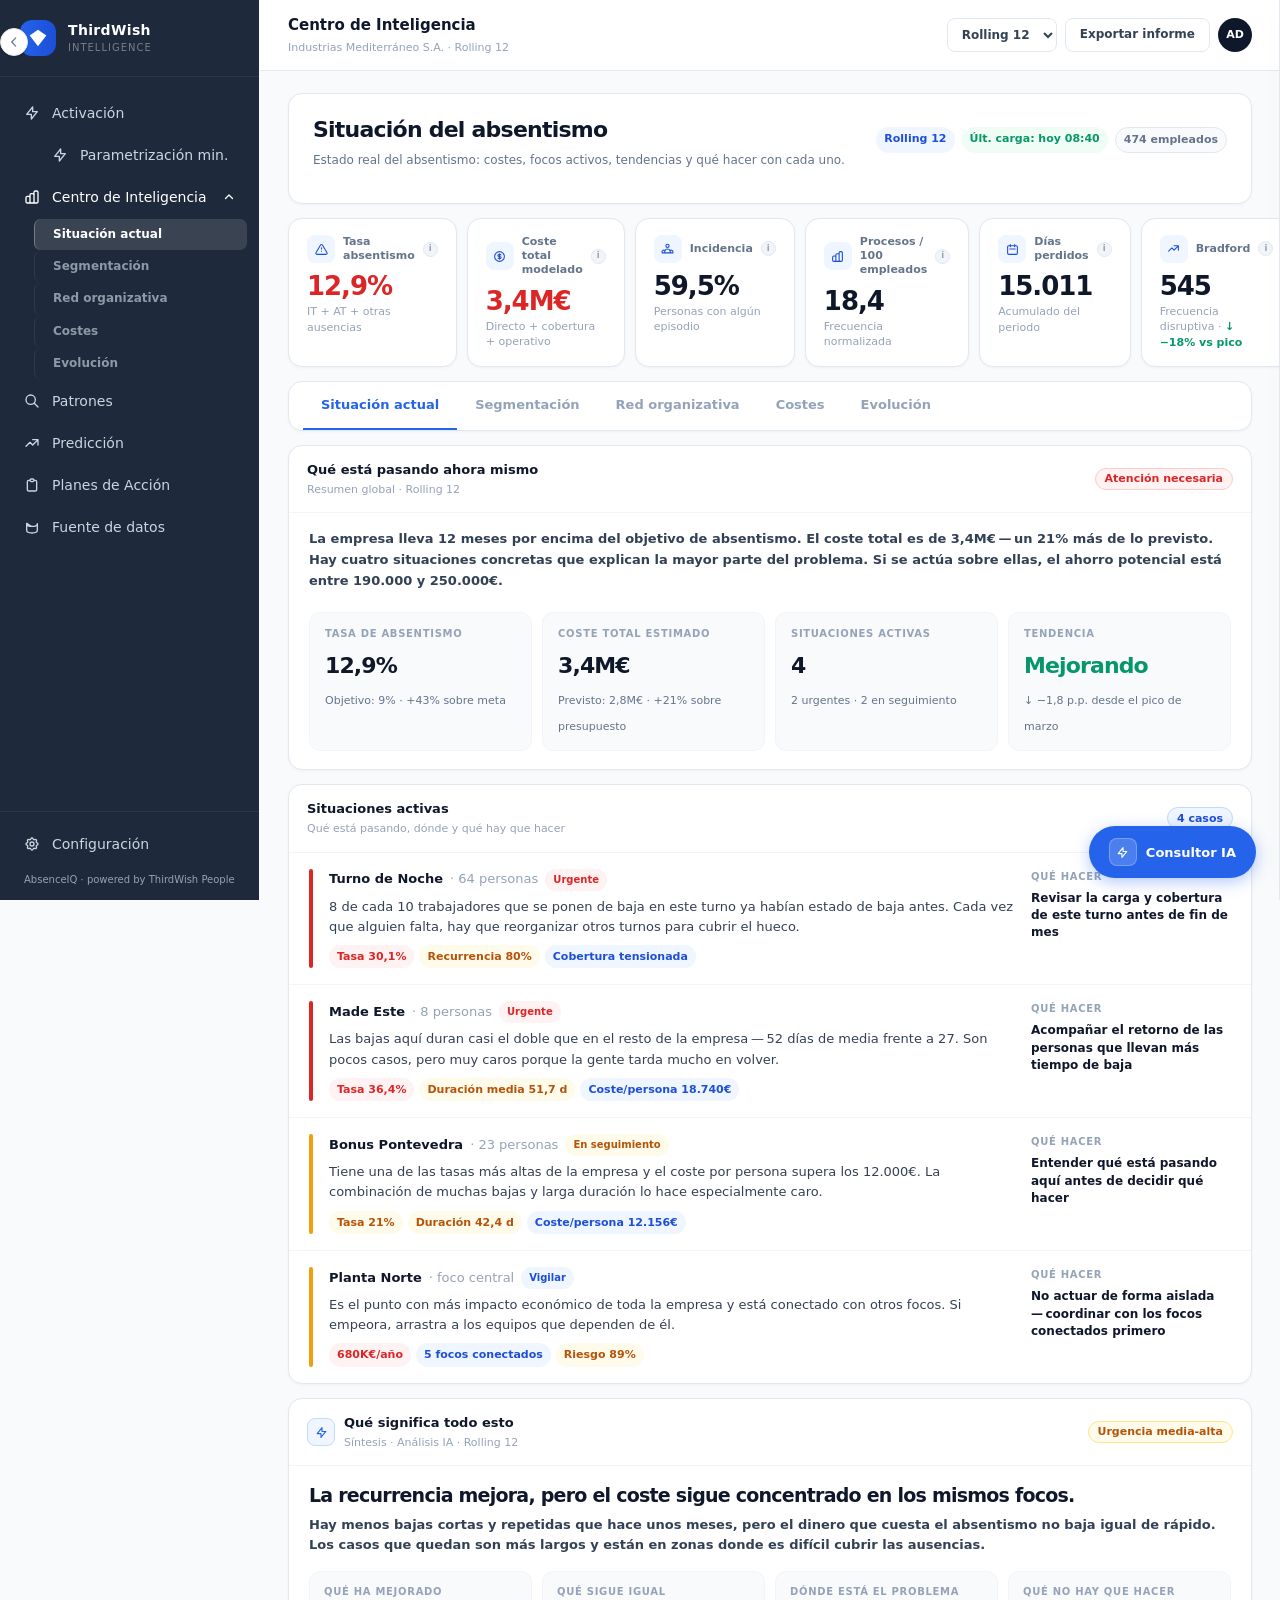
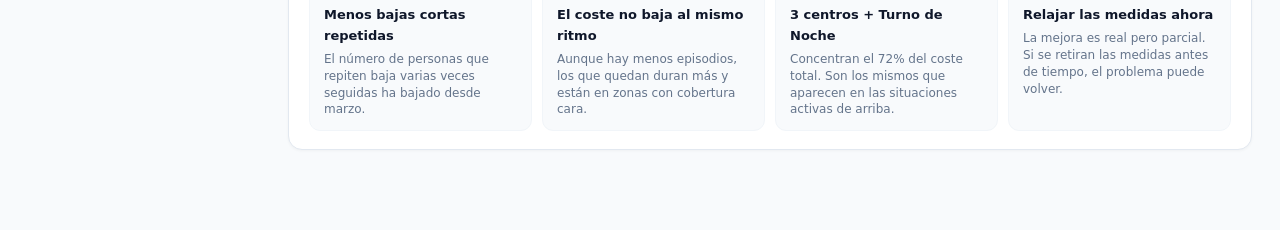
<file: pages/centro-inteligencia.html>
<!DOCTYPE html>
<html lang="es">
<head>
  <meta charset="UTF-8"/>
  <meta name="viewport" content="width=device-width, initial-scale=1.0"/>
  <title>Centro de Inteligencia &middot; Absentismo</title>
  <link rel="stylesheet" href="../css/styles.css"/>
  <style>
    *{box-sizing:border-box;}
    .ci-content{padding:22px 28px 80px;display:flex;flex-direction:column;gap:14px;}

    /* HEADER */
    .ci-header{background:#fff;border:1px solid #e2e8f0;border-radius:14px;box-shadow:0 1px 3px rgba(0,0,0,.04);padding:18px 24px;}
    .ci-header-top{display:flex;align-items:center;justify-content:space-between;gap:20px;padding-bottom:16px;}
    .ci-title{font-size:22px;font-weight:800;color:#0f172a;margin:0 0 4px;letter-spacing:-.035em;}


    /* KPI GRID */
    .ci-kpi-grid{display:grid;grid-template-columns:repeat(6,1fr);gap:10px;}
    .nkpi{background:#fff;border:1px solid #e2e8f0;border-radius:14px;padding:16px 18px;box-shadow:0 1px 3px rgba(0,0,0,.04);}
    .nkpi-h{display:flex;align-items:center;gap:8px;margin-bottom:10px;}
    .nkpi-ico{width:28px;height:28px;border-radius:8px;background:#eff6ff;color:#1d4ed8;display:flex;align-items:center;justify-content:center;flex-shrink:0;}
    .nkpi-lbl{font-size:11px;font-weight:700;color:#64748b;line-height:1.3;flex:1;}
    .nkpi-val{font-size:26px;font-weight:800;letter-spacing:-.04em;line-height:1;margin-bottom:5px;color:#0f172a;}
    .nkpi-val.hot{color:#dc2626;}
    .nkpi-val.good{color:#059669;}
    .nkpi-desc{font-size:11px;color:#94a3b8;line-height:1.4;}
    .kpi-info{position:relative;display:inline-flex;width:15px;height:15px;border-radius:999px;background:#f1f5f9;border:1px solid #e2e8f0;color:#94a3b8;font-size:8.5px;font-weight:800;align-items:center;justify-content:center;cursor:default;flex-shrink:0;font-style:normal;}
    .kpi-info::after{content:attr(data-tip);position:absolute;top:calc(100% + 7px);left:0;transform:none;background:#0f172a;color:#fff;font-size:11px;font-weight:500;padding:7px 11px;border-radius:9px;white-space:normal;z-index:100;pointer-events:none;line-height:1.45;width:200px;text-align:left;display:none;}
    .kpi-info::before{content:"";position:absolute;top:calc(100% + 2px);left:6px;border:5px solid transparent;border-bottom-color:#0f172a;z-index:100;display:none;}
    .kpi-info:hover::after,.kpi-info:hover::before{display:block;}

    /* TAB BAR */
    .tab-bar{background:#fff;border:1px solid #e2e8f0;border-radius:14px;box-shadow:0 1px 3px rgba(0,0,0,.04);display:flex;padding:0 14px;overflow-x:auto;position:sticky;top:61px;z-index:20;}
    .tab-btn{height:48px;padding:0 18px;border:none;background:none;font-size:13px;font-weight:600;color:#94a3b8;cursor:pointer;border-bottom:2px solid transparent;white-space:nowrap;transition:color .15s,border-color .15s;display:inline-flex;align-items:center;gap:7px;}
    .tab-btn.active{color:#2563eb;border-bottom-color:#2563eb;}
    .tab-btn:hover:not(.active){color:#334155;}
    .tab-panel{display:none;flex-direction:column;gap:14px;}
    .tab-panel.active{display:flex;}

    /* CARDS */
    .i-card{background:#fff;border:1px solid #e2e8f0;border-radius:14px;box-shadow:0 1px 3px rgba(0,0,0,.04);overflow:hidden;}
    .i-card-head{padding:14px 18px;border-bottom:1px solid #f1f5f9;display:flex;align-items:center;justify-content:space-between;gap:12px;}
    .i-card-head h3{font-size:13px;font-weight:700;color:#0f172a;margin:0;}
    .i-card-head p{font-size:11px;color:#94a3b8;font-weight:500;margin:0;}
    .i-card-body{padding:18px;}
    .i-tag{display:inline-flex;height:22px;align-items:center;padding:0 9px;border-radius:999px;font-size:11px;font-weight:700;white-space:nowrap;background:#eff6ff;color:#1d4ed8;border:1px solid #bfdbfe;}
    .i-tag.green{background:#f0fdf4;color:#059669;border-color:#bbf7d0;}
    .i-tag.red{background:#fef2f2;color:#dc2626;border-color:#fecaca;}
    .i-tag.amber{background:#fffbeb;color:#b45309;border-color:#fde68a;}

    /* SITUACIÓN ACTUAL — estado general */
    .sit-estado-stats{display:grid;grid-template-columns:repeat(4,1fr);gap:10px;padding:14px 20px 18px;}
    .sit-estado-stat{background:#f8fafc;border:1px solid #f1f5f9;border-radius:11px;padding:13px 15px;}
    .sit-estado-stat small{display:block;font-size:10px;font-weight:700;color:#94a3b8;text-transform:uppercase;letter-spacing:.07em;margin-bottom:6px;}
    .sit-estado-stat b{display:block;font-size:22px;font-weight:800;letter-spacing:-.04em;color:#0f172a;margin-bottom:3px;}
    .sit-estado-stat span{font-size:11px;color:#64748b;font-weight:500;}
    .vs-bad{color:#dc2626;font-weight:700;}
    .vs-good{color:#059669;font-weight:700;}
    /* SITUACIONES ACTIVAS */
    .sit-case-list{display:flex;flex-direction:column;}
    .sit-case{display:grid;grid-template-columns:4px 1fr 200px;gap:16px;padding:16px 20px;border-bottom:1px solid #f1f5f9;align-items:flex-start;}
    .sit-case:last-child{border-bottom:none;}
    .sit-case-bar{border-radius:999px;align-self:stretch;min-height:44px;}
    .sit-case-bar.red{background:#dc2626;}
    .sit-case-bar.amber{background:#f59e0b;}
    .sit-case-bar.blue{background:#2563eb;}
    .sit-case-who{font-size:13px;font-weight:700;color:#0f172a;margin-bottom:6px;display:flex;align-items:center;gap:7px;flex-wrap:wrap;}
    .sit-case-what{font-size:13px;font-weight:500;color:#334155;line-height:1.55;margin-bottom:8px;}
    .sit-case-data{display:flex;gap:5px;flex-wrap:wrap;}
    .sit-case-action-lbl{font-size:10px;font-weight:700;color:#94a3b8;text-transform:uppercase;letter-spacing:.07em;margin-bottom:5px;}
    .sit-case-action-txt{font-size:12px;font-weight:700;color:#0f172a;line-height:1.45;}

    .lectura-body{padding:18px 20px;}
    .lectura-kicker{display:inline-flex;height:24px;align-items:center;border-radius:999px;padding:0 10px;background:#eff6ff;color:#1d4ed8;border:1px solid #bfdbfe;font-size:11px;font-weight:800;margin-bottom:12px;}
    .lectura-headline{font-size:19px;font-weight:800;letter-spacing:-.04em;line-height:1.25;color:#0f172a;margin:0 0 7px;}
    .lectura-subline{font-size:13px;font-weight:600;color:#334155;line-height:1.55;margin:0 0 16px;}
    .evidence-row{display:grid;grid-template-columns:repeat(4,1fr);gap:10px;}
    .evidence-cell{background:#f8fafc;border:1px solid #f1f5f9;border-radius:11px;padding:12px 14px;}
    .evidence-cell small{display:block;font-size:10px;font-weight:800;color:#94a3b8;text-transform:uppercase;letter-spacing:.07em;margin-bottom:5px;}
    .evidence-cell b{display:block;font-size:13px;font-weight:700;color:#0f172a;margin-bottom:4px;}
    .evidence-cell p{font-size:12px;color:#64748b;font-weight:500;line-height:1.4;margin:0;}

    .period-static-banner{background:#fffbeb;border:1px solid #fde68a;border-radius:10px;padding:10px 16px;display:flex;gap:9px;align-items:flex-start;font-size:12px;font-weight:600;color:#b45309;line-height:1.5;}

    /* SEGMENTACIÓN */
    .seg-chips{display:flex;gap:6px;flex-wrap:wrap;}
    .seg-chip{height:32px;border:1px solid #e2e8f0;background:#f8fafc;border-radius:999px;color:#334155;padding:0 12px;font-size:11px;font-weight:700;cursor:pointer;white-space:nowrap;}
    .seg-chip.active{background:#2563eb;color:#fff;border-color:#2563eb;}
    .seg-summary{display:grid;grid-template-columns:repeat(4,1fr);gap:10px;}
    .seg-box{background:#f8fafc;border:1px solid #f1f5f9;border-radius:11px;padding:13px 15px;}
    .seg-box small{display:block;font-size:10px;font-weight:700;color:#94a3b8;text-transform:uppercase;letter-spacing:.07em;margin-bottom:6px;}
    .seg-box b{display:block;font-size:17px;font-weight:800;letter-spacing:-.03em;color:#0f172a;margin-bottom:3px;line-height:1.2;}
    .seg-box span{font-size:11px;color:#64748b;font-weight:500;}
    th{cursor:pointer;user-select:none;}
    th:hover{background:#f1f5f9;}
    .sort-arrow{display:inline-block;margin-left:3px;opacity:.35;font-size:9px;}
    .sort-arrow.asc{opacity:1;color:#2563eb;}
    .sort-arrow.desc{opacity:1;color:#2563eb;}
    .th-info{display:inline-flex;margin-left:4px;vertical-align:middle;}
    .table-wrap{overflow-x:auto;background:#fff;border:1px solid #e2e8f0;border-radius:12px;}
    table{width:100%;border-collapse:separate;border-spacing:0;background:#fff;min-width:900px;}
    th{background:#f8fafc;color:#64748b;text-align:left;font-size:10px;text-transform:uppercase;letter-spacing:.06em;padding:10px 12px;border-bottom:1px solid #e2e8f0;font-weight:700;}
    td{font-size:12px;color:#526b89;padding:10px 12px;border-bottom:1px solid #f1f5f9;vertical-align:middle;}
    tr:last-child td{border-bottom:0;}
    td b{color:#0f172a;font-weight:700;}
    tbody tr{cursor:pointer;}
    tbody tr:hover td{background:#f8fafc;}
    .tbl-pill{display:inline-flex;border-radius:999px;padding:3px 8px;font-size:11px;font-weight:700;}
    .tbl-pill.red{background:#fef2f2;color:#dc2626;}
    .tbl-pill.amber{background:#fffbeb;color:#b45309;}
    .tbl-pill.blue{background:#eff6ff;color:#1d4ed8;}
    .tbl-pill.green{background:#f0fdf4;color:#059669;}
    .tbl-pill.purple{background:#f5f3ff;color:#7c3aed;}
    .deep-grid{display:grid;grid-template-columns:1fr 1fr;gap:10px;}
    .deep-card{background:#fff;border:1px solid #e2e8f0;border-radius:12px;padding:14px;}
    .deep-card h3{font-size:13px;font-weight:700;color:#0f172a;margin:0 0 6px;}
    .deep-card p{font-size:12px;color:#334155;font-weight:500;line-height:1.5;margin:0;}

    /* RED ORGANIZATIVA */
    .net-canvas{display:flex;flex-direction:column;gap:14px;}
    .net-map{position:relative;height:440px;background:#0f172a;border-radius:14px;overflow:hidden;border:1px solid #1e293b;}
    .net-map-svg{position:absolute;inset:0;width:100%;height:100%;pointer-events:none;}
    .net-node{position:absolute;display:flex;flex-direction:column;align-items:center;cursor:pointer;transform:translate(-50%,-50%);}
    .net-node-circle{border-radius:999px;display:flex;align-items:center;justify-content:center;transition:.18s ease;}
    .net-node:hover .net-node-circle{box-shadow:0 0 0 6px rgba(255,255,255,.1);}
    .net-node.active .net-node-circle{outline:2px solid #fff;outline-offset:3px;}
    .net-node-label{margin-top:8px;text-align:center;}
    .net-node-label small{display:block;font-size:9px;font-weight:700;text-transform:uppercase;letter-spacing:.08em;color:rgba(255,255,255,.55);margin-bottom:2px;}
    .net-node-label b{display:block;font-size:11px;font-weight:700;color:#fff;line-height:1.25;}
    .net-node-label span{display:block;font-size:10px;color:rgba(255,255,255,.72);margin-top:2px;font-weight:600;}
    .net-node-hub .net-node-circle{width:64px;height:64px;background:#dc2626;border:2px solid rgba(255,255,255,.2);}
    .net-node-prop .net-node-circle{width:48px;height:48px;background:#f59e0b;border:2px solid rgba(255,255,255,.14);}
    .net-node-bridge .net-node-circle{width:42px;height:42px;background:#8b5cf6;border:2px solid rgba(255,255,255,.14);}
    .net-node-cluster .net-node-circle{width:38px;height:38px;background:#2563eb;border:2px solid rgba(255,255,255,.14);}
    @keyframes netpulse{0%{transform:scale(1);opacity:.45;}100%{transform:scale(2.4);opacity:0;}}
    .net-pulse{position:absolute;border-radius:999px;background:#dc2626;animation:netpulse 2.4s ease-out infinite;pointer-events:none;}
    .net-map-legend{position:absolute;bottom:14px;left:14px;background:rgba(15,23,42,.72);backdrop-filter:blur(6px);border:1px solid rgba(255,255,255,.08);border-radius:10px;padding:10px 12px;pointer-events:none;}
    .net-map-legend-row{display:flex;align-items:center;gap:7px;margin-bottom:5px;}
    .net-map-legend-row:last-child{margin-bottom:0;}
    .net-map-legend-dot{width:8px;height:8px;border-radius:999px;flex-shrink:0;}
    .net-map-legend-label{font-size:10px;color:rgba(255,255,255,.7);font-weight:600;}
    .net-panel-below{background:#fff;border:1px solid #e2e8f0;border-radius:14px;overflow:hidden;box-shadow:0 1px 3px rgba(0,0,0,.04);}
    .net-panel-placeholder{padding:22px 24px;display:flex;align-items:center;gap:14px;}
    .net-panel-placeholder svg{flex-shrink:0;opacity:.3;}
    .net-panel-placeholder p{font-size:13px;color:#94a3b8;font-weight:500;margin:0;line-height:1.5;}
    .net-panel-content{display:none;padding:18px 20px;}
    .net-panel-content.visible{display:block;}
    .net-panel-below h3{font-size:19px;font-weight:800;letter-spacing:-.04em;margin:6px 0 4px;color:#0f172a;}
    .net-impact-grid{display:grid;grid-template-columns:repeat(4,1fr);gap:8px;margin:12px 0;}
    .net-impact{background:#f8fafc;border:1px solid #f1f5f9;border-radius:10px;padding:10px 13px;}
    .net-impact small{display:block;font-size:10px;font-weight:700;color:#94a3b8;text-transform:uppercase;letter-spacing:.07em;margin-bottom:5px;}
    .net-impact b{font-size:17px;font-weight:800;color:#0f172a;letter-spacing:-.03em;}
    .net-explain-grid{display:grid;grid-template-columns:repeat(3,1fr);gap:10px;margin-top:4px;}
    .net-explain-block{border:1px solid #f1f5f9;background:#f8fafc;border-radius:11px;padding:11px;margin-bottom:0;}
    .net-explain-block--action{border-color:#bfdbfe;background:#eff6ff;border-left:3px solid #2563eb;}
    .net-explain-block b{display:block;font-size:11px;font-weight:700;color:#0f172a;margin-bottom:4px;}
    .net-explain-block--action b{color:#1d4ed8;}
    .net-explain-block span{display:block;font-size:11px;color:#64748b;font-weight:500;line-height:1.4;}
    .net-explain-block--action span{color:#1e40af;}

    /* COSTES */
    .cost-grid{display:grid;grid-template-columns:repeat(4,1fr);gap:10px;}
    .cost-card{background:#fff;border:1px solid #e2e8f0;border-radius:12px;padding:14px;}
    .cost-card small{display:block;font-size:10px;font-weight:700;color:#94a3b8;text-transform:uppercase;letter-spacing:.07em;margin-bottom:8px;}
    .cost-card b{display:block;font-size:22px;font-weight:800;letter-spacing:-.04em;color:#0f172a;margin-bottom:6px;}
    .cost-card p{font-size:12px;color:#64748b;font-weight:500;line-height:1.4;margin:0 0 8px;}
    .cost-source{font-size:11px;color:#94a3b8;font-weight:600;margin-top:4px;}
    .cost-reduce{display:inline-flex;border-radius:999px;padding:4px 8px;background:#f8fafc;border:1px solid #e2e8f0;font-size:10px;font-weight:700;color:#334155;margin-top:6px;}
    .compare-cards{display:grid;grid-template-columns:repeat(3,1fr);gap:10px;}
    .compare-card{background:#fff;border:1px solid #e2e8f0;border-radius:12px;padding:13px;}
    .compare-card small{display:block;font-size:10px;font-weight:700;color:#94a3b8;text-transform:uppercase;letter-spacing:.07em;margin-bottom:7px;}
    .compare-card b{display:block;font-size:22px;font-weight:800;letter-spacing:-.04em;color:#0f172a;margin-bottom:4px;}
    .compare-card p{font-size:12px;color:#64748b;font-weight:500;line-height:1.4;margin:0;}
    .reading-box{background:#f0fdf4;border:1px solid #bbf7d0;border-radius:12px;padding:14px;margin-bottom:2px;}
    .reading-box h3{font-size:15px;font-weight:700;color:#047857;margin:0 0 6px;}
    .reading-box p{font-size:13px;font-weight:600;color:#065f46;line-height:1.5;margin:0;}
    /* COSTES — sub-tab layout */
    .cost-sub{display:none;}
    .cost-sub.active{display:block;}
    .cost-integral-grid{display:grid;grid-template-columns:1fr 1.15fr;gap:16px;}
    .cost-desglose{display:flex;flex-direction:column;gap:7px;margin-top:10px;}
    .cost-desglose-row{display:flex;align-items:center;gap:8px;padding:8px 10px;background:#f8fafc;border-radius:8px;border:1px solid #f1f5f9;}
    .cost-dot{width:9px;height:9px;border-radius:50%;flex-shrink:0;}
    .cost-desglose-label{flex:1;font-size:12px;font-weight:600;color:#334155;}
    .cost-desglose-val{font-size:12px;font-weight:700;color:#0f172a;letter-spacing:-.01em;white-space:nowrap;}
    .cost-desglose-total{display:flex;align-items:center;justify-content:space-between;padding:9px 12px;background:#eff6ff;border:1px solid #bfdbfe;border-left:3px solid #2563eb;border-radius:8px;margin-top:6px;}
    .cost-desglose-total>span:first-child{font-size:10px;font-weight:700;color:#3b82f6;text-transform:uppercase;letter-spacing:.07em;}
    .cost-total-val{font-size:15px;font-weight:800;color:#1d4ed8;letter-spacing:-.03em;}
    .cost-pbar{display:flex;height:10px;border-radius:999px;overflow:hidden;margin-bottom:8px;}
    .cost-pbar-seg{height:100%;}
    .cost-pbar-labels{display:flex;gap:14px;flex-wrap:wrap;}
    .cost-pbar-leg{display:flex;align-items:center;gap:5px;}
    .cost-pbar-leg-dot{width:8px;height:8px;border-radius:50%;flex-shrink:0;}
    .cost-pbar-leg span{font-size:10px;color:#64748b;font-weight:500;}
    .cost-head-stats{display:flex;align-items:center;gap:0;flex-shrink:0;}
    .cost-head-stat{padding:0 16px;text-align:right;}
    .cost-head-stat:first-child{padding-left:0;}
    .cost-head-stat b{display:block;font-size:15px;font-weight:800;letter-spacing:-.025em;color:#0f172a;line-height:1.2;}
    .cost-head-stat span{display:block;font-size:10px;font-weight:600;color:#94a3b8;text-transform:uppercase;letter-spacing:.05em;margin-top:2px;white-space:nowrap;}
    .cost-head-stat-sep{width:1px;height:28px;background:#f1f5f9;}
    .cost-mini-bar{height:3px;border-radius:2px;margin-top:4px;background:#bfdbfe;}

    /* EVOLUCIÓN */
    .evo-mini{display:grid;grid-template-columns:repeat(4,1fr);gap:10px;}
    .evo-box{background:#fff;border:1px solid #e2e8f0;border-radius:12px;padding:13px;}
    .evo-box small{display:block;font-size:10px;font-weight:700;color:#94a3b8;text-transform:uppercase;letter-spacing:.07em;margin-bottom:7px;}
    .evo-box b{display:block;font-size:22px;font-weight:800;letter-spacing:-.04em;color:#0f172a;margin-bottom:3px;}
    .evo-box span{font-size:11px;color:#64748b;font-weight:500;}
    .evo-metric-btn{padding:6px 12px;font-size:12px;font-weight:600;border-radius:7px;border:none;cursor:pointer;background:transparent;color:#64748b;transition:all .15s;font-family:inherit;}
    .evo-metric-btn.active{background:#fff;color:#0f172a;box-shadow:0 1px 3px rgba(0,0,0,.08);}
    .evo-metric-btn:hover:not(.active){color:#334155;}
    .evo-box[data-metric]{cursor:pointer;transition:border-left-color .2s,border-left-width .15s;}
    .evo-box[data-metric]:hover{background:#f8fafc;}
    .evo-tl-badge{display:inline-flex;align-items:center;height:17px;padding:0 7px;background:#f1f5f9;border:1px solid #e2e8f0;border-radius:999px;font-size:9px;font-weight:700;color:#475569;margin-top:5px;letter-spacing:.01em;}
    .evo-tl-item.tl-current .evo-tl-badge{background:#dcfce7;border-color:#bbf7d0;color:#059669;}
    .evo-key-btn{display:inline-flex;align-items:center;gap:5px;padding:5px 10px;border:1px solid #e2e8f0;border-radius:8px;font-size:11px;font-weight:600;color:#475569;background:#fff;cursor:pointer;font-family:inherit;transition:all .15s;flex-shrink:0;}
    .evo-key-btn:hover{background:#f8fafc;border-color:#cbd5e1;}
    .evo-key-btn.active{background:#eff6ff;border-color:#bfdbfe;color:#1d4ed8;}
    #evo-meses-popup{position:fixed;z-index:300;background:#fff;border:1px solid #e2e8f0;border-radius:12px;padding:14px;width:290px;box-shadow:0 4px 20px rgba(0,0,0,.1);display:none;flex-direction:column;gap:8px;}
    #evo-meses-popup.open{display:flex;}
    .evo-layout{display:grid;grid-template-columns:1fr 280px;gap:14px;}
    .chart-card{background:#fff;border:1px solid #e2e8f0;border-radius:12px;overflow:hidden;}
    .chart-title{display:flex;justify-content:space-between;gap:12px;padding:14px 16px;border-bottom:1px solid #f1f5f9;}
    .chart-title b{font-size:13px;font-weight:700;color:#0f172a;}
    .chart-title span{font-size:11px;color:#94a3b8;font-weight:500;}
    .chart-wrap{height:240px;position:relative;padding:12px;}
    .chart-legend{display:flex;gap:14px;padding:10px 16px 14px;flex-wrap:wrap;}
    .chart-legend span{font-size:11px;color:#526b89;font-weight:700;}
    .chart-dot{display:inline-block;width:8px;height:8px;border-radius:999px;margin-right:4px;}
    .evo-side{display:flex;flex-direction:column;gap:9px;}
    .month-signal{border:1px solid #f1f5f9;border-radius:12px;padding:11px;background:#f8fafc;}
    .month-signal b{display:block;font-size:13px;font-weight:700;color:#0f172a;margin-bottom:3px;}
    .month-signal span{display:block;font-size:11px;color:#64748b;font-weight:500;line-height:1.4;}
    .signal-red{border-color:#fecaca;background:#fff7f7;}
    .signal-amber{border-color:#fde68a;background:#fffbeb;}
    .signal-blue{border-color:#bfdbfe;background:#eff6ff;}
    .signal-green{border-color:#bbf7d0;background:#f0fdf4;}
    .evo-consult{background:#fff;border:1px solid #e2e8f0;border-radius:12px;padding:16px;}
    .evo-consult h3{font-size:17px;font-weight:800;letter-spacing:-.04em;color:#0f172a;margin:8px 0 8px;}
    .evo-consult p{font-size:13px;font-weight:600;color:#334155;line-height:1.5;margin:0 0 14px;}
    .evo-timeline{display:flex;flex-direction:column;position:relative;}
    .evo-timeline::before{content:"";position:absolute;left:7px;top:10px;bottom:10px;width:2px;background:#e2e8f0;border-radius:1px;}
    .evo-tl-item{display:flex;gap:14px;padding-bottom:16px;position:relative;}
    .evo-tl-item:last-child{padding-bottom:0;}
    .evo-tl-dot{width:16px;height:16px;border-radius:50%;border:2px solid #e2e8f0;background:#fff;flex-shrink:0;margin-top:2px;position:relative;z-index:1;}
    .evo-tl-body{flex:1;}
    .evo-tl-period{font-size:10px;font-weight:700;color:#94a3b8;text-transform:uppercase;letter-spacing:.06em;margin-bottom:3px;}
    .evo-tl-title{font-size:13px;font-weight:700;color:#0f172a;margin-bottom:3px;}
    .evo-tl-desc{font-size:11px;color:#64748b;font-weight:500;line-height:1.45;}
    .evo-tl-item.tl-current .evo-tl-dot{background:#059669;border-color:#059669;}
    .evo-tl-item.tl-current .evo-tl-body{background:#f0fdf4;border:1px solid #bbf7d0;border-radius:10px;padding:10px 12px;}
    .evo-tl-item.tl-current .evo-tl-period{color:#059669;}
    .evo-tl-item.tl-current .evo-tl-title{color:#065f46;}

    /* PREDICCIONES */
    .forecast-grid{display:grid;grid-template-columns:repeat(3,1fr);gap:10px;}
    .forecast-card{background:#fff;border:1px solid #e2e8f0;border-radius:12px;padding:14px;}
    .forecast-card small{display:block;font-size:10px;font-weight:700;color:#94a3b8;text-transform:uppercase;letter-spacing:.07em;margin-bottom:8px;}
    .forecast-card b{display:block;font-size:15px;font-weight:700;color:#0f172a;margin-bottom:6px;}
    .forecast-card p{font-size:12px;color:#64748b;font-weight:500;line-height:1.4;margin:0 0 10px;}

    /* DRAWER */
    .ci-drawer{position:fixed;right:0;top:0;height:100vh;width:0;max-width:560px;background:#fff;z-index:90;border-left:1px solid #e2e8f0;box-shadow:-4px 0 24px rgba(15,23,42,.12);overflow:hidden;transition:.28s ease;display:flex;flex-direction:column;}
    .ci-drawer.open{width:560px;}
    .drawer-inner{width:560px;height:100%;display:flex;flex-direction:column;}
    .drawer-top{padding:16px 20px 14px;border-bottom:1px solid #e2e8f0;flex-shrink:0;background:#fff;}
    .drawer-top-row{display:flex;align-items:flex-start;justify-content:space-between;gap:12px;}
    .drawer-close{width:32px;height:32px;border:1px solid #e2e8f0;border-radius:9px;background:#f8fafc;color:#64748b;cursor:pointer;font-size:18px;display:flex;align-items:center;justify-content:center;flex-shrink:0;}
    .drawer-close:hover{background:#f1f5f9;}
    .drawer-kpis{display:grid;grid-template-columns:repeat(3,1fr);gap:8px;margin-top:14px;}
    .drawer-kpi{background:#f8fafc;border:1px solid #f1f5f9;border-radius:11px;padding:12px 14px;}
    .drawer-kpi small{display:block;font-size:10px;font-weight:700;color:#94a3b8;text-transform:uppercase;letter-spacing:.06em;margin-bottom:4px;}
    .drawer-kpi b{display:block;font-size:22px;font-weight:800;letter-spacing:-.04em;color:#0f172a;}
    .drawer-body{padding:14px 16px;overflow-y:auto;background:#f8fafc;display:flex;flex-direction:column;gap:10px;flex:1;}
    .drawer-section{background:#fff;border:1px solid #e2e8f0;border-radius:12px;padding:13px 14px;}
    .drawer-section-title{font-size:10px;font-weight:700;color:#94a3b8;text-transform:uppercase;letter-spacing:.07em;margin-bottom:10px;}
    .drawer-metrics-grid{display:grid;grid-template-columns:1fr 1fr;gap:0 16px;}
    .drawer-metric-cell{display:flex;justify-content:space-between;align-items:center;padding:7px 0;border-bottom:1px solid #f1f5f9;}
    .drawer-metric-cell:nth-last-child(-n+2){border-bottom:none;}
    .drawer-metric-cell span{font-size:12px;color:#64748b;font-weight:500;}
    .drawer-metric-cell b{font-size:13px;font-weight:700;color:#0f172a;}
    .drawer-hbar-row{display:flex;align-items:center;gap:10px;margin-bottom:7px;}
    .drawer-hbar-row:last-child{margin-bottom:0;}
    .drawer-hbar-label{font-size:11px;color:#64748b;font-weight:500;width:120px;flex-shrink:0;overflow:hidden;text-overflow:ellipsis;white-space:nowrap;}
    .drawer-hbar-track{flex:1;height:7px;background:#f1f5f9;border-radius:999px;overflow:hidden;}
    .drawer-hbar-fill{height:100%;border-radius:999px;background:#2563eb;}
    .drawer-hbar-pct{font-size:11px;font-weight:700;color:#0f172a;width:32px;text-align:right;flex-shrink:0;}
    .drawer-mini-chart{height:160px;background:#fff;border-radius:8px;border:1px solid #f1f5f9;}
    .drawer-mini-chart svg{width:100%;height:100%;display:block;}
    .seg-info-box{background:#eff6ff;border:1px solid #bfdbfe;border-radius:10px;padding:10px 14px;flex:1;min-width:200px;}
    .seg-info-box-label{font-size:10px;font-weight:800;color:#1d4ed8;text-transform:uppercase;letter-spacing:.06em;margin:0 0 4px;}
    .seg-info-box-text{font-size:11px;color:#1e40af;font-weight:500;line-height:1.55;margin:0;}
    .seg-info-row{padding:0 20px 14px;display:flex;gap:10px;flex-wrap:wrap;border-bottom:1px solid #f1f5f9;transition:all .2s;}
    .seg-info-row.collapsed{padding-bottom:0;border-bottom:none;}
    .seg-info-row.collapsed .seg-info-box{display:none;}
    .seg-info-toggle{display:flex;align-items:center;gap:5px;font-size:11px;font-weight:600;color:#64748b;cursor:pointer;padding:0 20px 10px;border-bottom:1px solid #f1f5f9;user-select:none;}
    .seg-info-toggle:hover{color:#2563eb;}
    .seg-info-toggle svg{transition:transform .2s;}
    .seg-info-toggle.open svg{transform:rotate(180deg);}
    tr.row-critical{border-left:3px solid #dc2626;}
    tr.row-warning{border-left:3px solid #f59e0b;}
    tr.row-active{background:#eff6ff !important;}
    tr.row-active td:first-child{font-weight:700;}
    .drawer-chips{display:flex;gap:5px;flex-wrap:wrap;}
    .drawer-risk{background:#fffbeb;border:1px solid #fde68a;border-radius:10px;padding:12px 14px;}
    .drawer-risk-title{font-size:11px;font-weight:700;color:#b45309;margin:0 0 5px;}
    .drawer-risk-text{font-size:12px;color:#92400e;font-weight:500;line-height:1.5;margin:0;}



    /* ORQUESTADOR DOCK */
    .orch-dock{position:fixed;right:24px;bottom:22px;width:380px;z-index:60;}
    .orch-dock.minimized .orch-dock-body,.orch-dock.minimized .orch-quick,.orch-dock.minimized .orch-input-row{display:none;}
    .orch-dock.minimized .orch-dock-wrap{display:none;}
    .orch-dock.minimized{width:fit-content;}
    .orch-dock.minimized .orch-dock-head{background:#2563eb;border-radius:999px;padding:12px 20px;border:none;box-shadow:0 4px 16px rgba(37,99,235,.35);cursor:pointer;}
    .orch-dock.minimized .orch-dock-ico{background:rgba(255,255,255,.18);border-color:rgba(255,255,255,.25);}
    .orch-dock.minimized .orch-dock-ico svg{stroke:#fff;}
    .orch-dock.minimized .orch-dock-hname strong{color:#fff;}
    .orch-dock.minimized .orch-dock-hname span{display:none;}
    .orch-dock.minimized .i-tag{display:none;}
    .orch-dock.minimized .orch-min-btn{display:none;}
    .orch-dock-head{background:#fff;border:1px solid #e2e8f0;border-bottom:1px solid #f1f5f9;border-radius:14px 14px 0 0;padding:11px 14px;display:flex;align-items:center;justify-content:space-between;box-shadow:0 -4px 20px rgba(15,23,42,.06);}
    .orch-dock-wrap{background:#fff;border:1px solid #e2e8f0;border-top:0;border-radius:0 0 14px 14px;box-shadow:0 14px 40px rgba(15,23,42,.13);overflow:hidden;}
    .orch-dock-hname{display:flex;align-items:center;gap:9px;}
    .orch-dock-ico{width:28px;height:28px;border-radius:8px;background:#eff6ff;border:1px solid #bfdbfe;display:flex;align-items:center;justify-content:center;flex-shrink:0;}
    .orch-dock-hname strong{font-size:13px;font-weight:700;color:#0f172a;}
    .orch-dock-hname span{font-size:11px;color:#94a3b8;font-weight:500;}
    .orch-min-btn{height:26px;width:26px;border:1px solid #e2e8f0;background:#f8fafc;border-radius:7px;color:#64748b;cursor:pointer;display:flex;align-items:center;justify-content:center;transition:.15s;}
    .orch-min-btn:hover{background:#f1f5f9;}
    .orch-dock-body{padding:12px;background:#f8fafc;display:flex;flex-direction:column;gap:8px;}
    .orch-bubble{border-radius:11px;padding:10px 12px;font-size:12px;line-height:1.45;font-weight:500;}
    .orch-bubble.ai{background:#fff;border:1px solid #e2e8f0;color:#334155;}
    .orch-ai-lbl{display:block;font-size:9px;font-weight:800;color:#94a3b8;text-transform:uppercase;letter-spacing:.06em;margin-bottom:4px;}
    .orch-quick{padding:8px 12px 10px;background:#fff;border-top:1px solid #f1f5f9;display:flex;flex-wrap:wrap;gap:6px;}
    .orch-quick button{height:27px;border:1px solid #e2e8f0;background:#f8fafc;border-radius:999px;font-size:11px;font-weight:600;color:#334155;cursor:pointer;padding:0 11px;white-space:nowrap;}
    .orch-quick button:hover{background:#f1f5f9;}
    .orch-input-row{display:flex;gap:8px;padding:10px 12px;background:#fff;border-top:1px solid #f1f5f9;}
    .orch-input{flex:1;height:34px;border:1px solid #e2e8f0;border-radius:8px;padding:0 12px;font-size:12px;color:#334155;font-family:inherit;outline:none;}
    .orch-input:focus{border-color:#bfdbfe;}
    .orch-send{width:34px;height:34px;border:none;border-radius:8px;background:#0f172a;color:#fff;cursor:pointer;display:flex;align-items:center;justify-content:center;flex-shrink:0;}
  </style>
</head>
<body data-page="centro-inteligencia" class="bg-surface-50 text-surface-900 antialiased">
  <div id="sidebar-mount"></div>
  <div style="margin-left:260px;min-height:100vh;background:#f8fafc;max-width:calc(100vw - 260px);overflow-x:hidden;">

    <!-- TOP BAR -->
    <div style="background:#fff;border-bottom:1px solid #e2e8f0;padding:13px 28px;display:flex;align-items:center;justify-content:space-between;position:sticky;top:0;z-index:30;">
      <div>
        <h1 style="font-size:15px;font-weight:700;color:#0f172a;margin:0;">Centro de Inteligencia</h1>
        <p style="font-size:11px;color:#94a3b8;margin:2px 0 0;">Industrias Mediterr&#225;neo S.A. &middot; <span id="period-label">Rolling 12</span></p>
      </div>
      <div style="display:flex;align-items:center;gap:8px;">
        <select id="global-period" onchange="changePeriod(this.value)" style="height:34px;border:1px solid #e2e8f0;background:#fff;border-radius:8px;color:#334155;font-size:12px;font-weight:600;padding:0 10px;outline:none;cursor:pointer;">
          <option value="3m">Mes</option>
          <option value="6m">Trimestre</option>
          <option value="12m" selected>Rolling 12</option>
          <option value="all">Hist&#243;rico</option>
        </select>
        <button style="height:34px;padding:0 14px;background:#fff;border:1px solid #e2e8f0;border-radius:8px;color:#334155;font-size:12px;font-weight:600;cursor:pointer;">Exportar informe</button>
        <div style="width:34px;height:34px;border-radius:50%;background:#0f172a;display:flex;align-items:center;justify-content:center;font-size:11px;font-weight:700;color:#fff;">AD</div>
      </div>
    </div>

    <section class="ci-content">

      <!-- HEADER CARD — siempre visible -->
      <div class="ci-header">
        <div class="ci-header-top">
          <div>
            <div class="ci-title">Situaci&#243;n del absentismo</div>
            <p style="font-size:12px;color:#64748b;font-weight:500;margin:3px 0 0;line-height:1.5;">Estado real del absentismo: costes, focos activos, tendencias y qu&#233; hacer con cada uno.</p>
          </div>
          <div style="display:flex;gap:7px;flex-shrink:0;">
            <span class="tbl-pill blue" id="kpi-period-label">Rolling 12</span>
            <span class="tbl-pill green">&#218;lt. carga: hoy 08:40</span>
            <span class="tbl-pill" style="background:#f8fafc;color:#64748b;border:1px solid #e2e8f0;">474 empleados</span>
          </div>
        </div>
      </div>

      <!-- KPI GRID -->
      <div class="ci-kpi-grid">
        <div class="nkpi">
          <div class="nkpi-h">
            <div class="nkpi-ico"><svg width="13" height="13" fill="none" stroke="currentColor" viewBox="0 0 24 24" stroke-width="2"><path stroke-linecap="round" stroke-linejoin="round" d="M12 9v2m0 4h.01M10.29 3.86L1.82 18a2 2 0 001.71 3h16.94a2 2 0 001.71-3L13.71 3.86a2 2 0 00-3.42 0z"/></svg></div>
            <span class="nkpi-lbl">Tasa absentismo</span>
            <i class="kpi-info" data-tip="% de días no trabajados sobre días disponibles. Incluye IT, AT, permisos y otras ausencias.">i</i>
          </div>
          <div class="nkpi-val hot" id="kpi-rate">12,9%</div>
          <div class="nkpi-desc">IT + AT + otras ausencias</div>
        </div>
        <div class="nkpi">
          <div class="nkpi-h">
            <div class="nkpi-ico"><svg width="13" height="13" fill="none" stroke="currentColor" viewBox="0 0 24 24" stroke-width="2"><path stroke-linecap="round" stroke-linejoin="round" d="M12 8c-1.657 0-3 .895-3 2s1.343 2 3 2 3 .895 3 2-1.343 2-3 2m0-8c1.11 0 2.08.402 2.599 1M12 8V7m0 1v8m0 0v1m0-1c-1.11 0-2.08-.402-2.599-1M21 12a9 9 0 11-18 0 9 9 0 0118 0z"/></svg></div>
            <span class="nkpi-lbl">Coste total modelado</span>
            <i class="kpi-info" data-tip="Suma de coste directo, cobertura, operativo y fricción organizativa. Incluye estimaciones modeladas.">i</i>
          </div>
          <div class="nkpi-val hot" id="kpi-cost">3,4M&#8364;</div>
          <div class="nkpi-desc">Directo + cobertura + operativo</div>
        </div>
        <div class="nkpi">
          <div class="nkpi-h">
            <div class="nkpi-ico"><svg width="13" height="13" fill="none" stroke="currentColor" viewBox="0 0 24 24" stroke-width="2"><path stroke-linecap="round" stroke-linejoin="round" d="M17 20h5v-2a3 3 0 00-5.356-1.857M17 20H7m10 0v-2c0-.656-.126-1.283-.356-1.857M7 20H2v-2a3 3 0 015.356-1.857M7 20v-2c0-.656.126-1.283.356-1.857m0 0a5.002 5.002 0 019.288 0M15 7a3 3 0 11-6 0 3 3 0 016 0z"/></svg></div>
            <span class="nkpi-lbl">Incidencia</span>
            <i class="kpi-info" data-tip="Proporción de personas que han tenido al menos un episodio de ausencia durante el periodo.">i</i>
          </div>
          <div class="nkpi-val" id="kpi-incidence">59,5%</div>
          <div class="nkpi-desc">Personas con algún episodio</div>
        </div>
        <div class="nkpi">
          <div class="nkpi-h">
            <div class="nkpi-ico"><svg width="13" height="13" fill="none" stroke="currentColor" viewBox="0 0 24 24" stroke-width="2"><path stroke-linecap="round" stroke-linejoin="round" d="M9 19v-6a2 2 0 00-2-2H5a2 2 0 00-2 2v6a2 2 0 002 2h2a2 2 0 002-2zm0 0V9a2 2 0 012-2h2a2 2 0 012 2v10m-6 0a2 2 0 002 2h2a2 2 0 002-2m0 0V5a2 2 0 012-2h2a2 2 0 012 2v14a2 2 0 01-2 2h-2a2 2 0 01-2-2z"/></svg></div>
            <span class="nkpi-lbl">Procesos / 100 empleados</span>
            <i class="kpi-info" data-tip="Número de episodios de ausencia por cada 100 empleados. Normaliza el volumen por plantilla para comparar focos.">i</i>
          </div>
          <div class="nkpi-val" id="kpi-proc">18,4</div>
          <div class="nkpi-desc">Frecuencia normalizada</div>
        </div>
        <div class="nkpi">
          <div class="nkpi-h">
            <div class="nkpi-ico"><svg width="13" height="13" fill="none" stroke="currentColor" viewBox="0 0 24 24" stroke-width="2"><path stroke-linecap="round" stroke-linejoin="round" d="M8 7V3m8 4V3m-9 8h10M5 21h14a2 2 0 002-2V7a2 2 0 00-2-2H5a2 2 0 00-2 2v12a2 2 0 002 2z"/></svg></div>
            <span class="nkpi-lbl">D&#237;as perdidos</span>
            <i class="kpi-info" data-tip="Total de jornadas no trabajadas por ausencia en el periodo. Driver directo del coste laboral.">i</i>
          </div>
          <div class="nkpi-val" id="kpi-days">15.011</div>
          <div class="nkpi-desc">Acumulado del periodo</div>
        </div>
        <div class="nkpi">
          <div class="nkpi-h">
            <div class="nkpi-ico"><svg width="13" height="13" fill="none" stroke="currentColor" viewBox="0 0 24 24" stroke-width="2"><path stroke-linecap="round" stroke-linejoin="round" d="M13 7h8m0 0v8m0-8l-8 8-4-4-6 6"/></svg></div>
            <span class="nkpi-lbl">Bradford</span>
            <i class="kpi-info" data-tip="Índice de frecuencia disruptiva: pondera más las ausencias cortas y repetidas que las largas. Cuanto mayor, más fricci&#243;n operativa.">i</i>
          </div>
          <div class="nkpi-val" id="kpi-bradford">545</div>
          <div class="nkpi-desc">Frecuencia disruptiva &middot; <span style="color:#059669;font-weight:700;">&#8595; &#8722;18% vs pico</span></div>
        </div>
      </div>

      <!-- BARRA DE PESTAÑAS -->
      <div class="tab-bar">
        <button class="tab-btn active" data-tab="situacion" onclick="switchTab('situacion')">Situaci&#243;n actual</button>
        <button class="tab-btn" data-tab="segmentacion" onclick="switchTab('segmentacion')">Segmentaci&#243;n</button>
        <button class="tab-btn" data-tab="red" onclick="switchTab('red')">Red organizativa</button>
        <button class="tab-btn" data-tab="costes" onclick="switchTab('costes')">Costes</button>
        <button class="tab-btn" data-tab="evolucion" onclick="switchTab('evolucion')">Evoluci&#243;n</button>
      </div>

      <!-- AVISO PERIODO FIJO -->
      <div id="period-static-banner" style="display:none;" class="period-static-banner">
        <svg width="14" height="14" fill="none" stroke="currentColor" viewBox="0 0 24 24" stroke-width="2" style="flex-shrink:0;margin-top:1px;color:#b45309;"><path stroke-linecap="round" stroke-linejoin="round" d="M13 16h-1v-4h-1m1-4h.01M21 12a9 9 0 11-18 0 9 9 0 0118 0z"/></svg>
        <span>Segmentaci&#243;n, Red organizativa, Costes, Evoluci&#243;n y Predicciones muestran datos Rolling 12 independientemente del periodo seleccionado arriba.</span>
      </div>

      <!-- ═══════════════════════════════ TAB: SITUACIÓN ACTUAL ═══════════════════════════════ -->
      <div id="situacion" class="tab-panel active">

        <!-- ESTADO GENERAL -->
        <div class="i-card">
          <div class="i-card-head">
            <div><h3>Qu&#233; est&#225; pasando ahora mismo</h3><p>Resumen global &middot; Rolling 12</p></div>
            <span class="i-tag red">Atenci&#243;n necesaria</span>
          </div>
          <div style="padding:16px 20px 4px;">
            <p style="font-size:13px;font-weight:600;color:#334155;line-height:1.6;margin:0 0 2px;">La empresa lleva 12 meses por encima del objetivo de absentismo. El coste total es de 3,4M&#8364;&thinsp;&mdash;&thinsp;un 21% m&#225;s de lo previsto. Hay cuatro situaciones concretas que explican la mayor parte del problema. Si se act&#250;a sobre ellas, el ahorro potencial est&#225; entre 190.000 y 250.000&#8364;.</p>
          </div>
          <div class="sit-estado-stats">
            <div class="sit-estado-stat">
              <small>Tasa de absentismo</small>
              <b>12,9%</b>
              <span>Objetivo: 9% &middot; <span class="vs-bad">+43% sobre meta</span></span>
            </div>
            <div class="sit-estado-stat">
              <small>Coste total estimado</small>
              <b>3,4M&#8364;</b>
              <span>Previsto: 2,8M&#8364; &middot; <span class="vs-bad">+21% sobre presupuesto</span></span>
            </div>
            <div class="sit-estado-stat">
              <small>Situaciones activas</small>
              <b>4</b>
              <span>2 urgentes &middot; 2 en seguimiento</span>
            </div>
            <div class="sit-estado-stat">
              <small>Tendencia</small>
              <b style="color:#059669;">Mejorando</b>
              <span><span class="vs-good">&#8595;&#160;&#8722;1,8 p.p.</span> desde el pico de marzo</span>
            </div>
          </div>
        </div>

        <!-- SITUACIONES ACTIVAS -->
        <div class="i-card">
          <div class="i-card-head">
            <div><h3>Situaciones activas</h3><p>Qu&#233; est&#225; pasando, d&#243;nde y qu&#233; hay que hacer</p></div>
            <span class="i-tag">4 casos</span>
          </div>
          <div class="sit-case-list">

            <div class="sit-case">
              <div class="sit-case-bar red"></div>
              <div>
                <div class="sit-case-who">Turno de Noche <span style="color:#94a3b8;font-weight:500;">&#183; 64 personas</span> <span class="tbl-pill red" style="font-size:10px;">Urgente</span></div>
                <div class="sit-case-what">8 de cada 10 trabajadores que se ponen de baja en este turno ya hab&#237;an estado de baja antes. Cada vez que alguien falta, hay que reorganizar otros turnos para cubrir el hueco.</div>
                <div class="sit-case-data">
                  <span class="tbl-pill red">Tasa 30,1%</span>
                  <span class="tbl-pill amber">Recurrencia 80%</span>
                  <span class="tbl-pill blue">Cobertura tensionada</span>
                </div>
              </div>
              <div>
                <div class="sit-case-action-lbl">Qu&#233; hacer</div>
                <div class="sit-case-action-txt">Revisar la carga y cobertura de este turno antes de fin de mes</div>
              </div>
            </div>

            <div class="sit-case">
              <div class="sit-case-bar red"></div>
              <div>
                <div class="sit-case-who">Made Este <span style="color:#94a3b8;font-weight:500;">&#183; 8 personas</span> <span class="tbl-pill red" style="font-size:10px;">Urgente</span></div>
                <div class="sit-case-what">Las bajas aqu&#237; duran casi el doble que en el resto de la empresa&thinsp;&mdash;&thinsp;52 d&#237;as de media frente a 27. Son pocos casos, pero muy caros porque la gente tarda mucho en volver.</div>
                <div class="sit-case-data">
                  <span class="tbl-pill red">Tasa 36,4%</span>
                  <span class="tbl-pill amber">Duraci&#243;n media 51,7&#160;d</span>
                  <span class="tbl-pill blue">Coste/persona 18.740&#8364;</span>
                </div>
              </div>
              <div>
                <div class="sit-case-action-lbl">Qu&#233; hacer</div>
                <div class="sit-case-action-txt">Acompa&#241;ar el retorno de las personas que llevan m&#225;s tiempo de baja</div>
              </div>
            </div>

            <div class="sit-case">
              <div class="sit-case-bar amber"></div>
              <div>
                <div class="sit-case-who">Bonus Pontevedra <span style="color:#94a3b8;font-weight:500;">&#183; 23 personas</span> <span class="tbl-pill amber" style="font-size:10px;">En seguimiento</span></div>
                <div class="sit-case-what">Tiene una de las tasas m&#225;s altas de la empresa y el coste por persona supera los 12.000&#8364;. La combinaci&#243;n de muchas bajas y larga duraci&#243;n lo hace especialmente caro.</div>
                <div class="sit-case-data">
                  <span class="tbl-pill amber">Tasa 21%</span>
                  <span class="tbl-pill amber">Duraci&#243;n 42,4&#160;d</span>
                  <span class="tbl-pill blue">Coste/persona 12.156&#8364;</span>
                </div>
              </div>
              <div>
                <div class="sit-case-action-lbl">Qu&#233; hacer</div>
                <div class="sit-case-action-txt">Entender qu&#233; est&#225; pasando aqu&#237; antes de decidir qu&#233; hacer</div>
              </div>
            </div>

            <div class="sit-case">
              <div class="sit-case-bar amber"></div>
              <div>
                <div class="sit-case-who">Planta Norte <span style="color:#94a3b8;font-weight:500;">&#183; foco central</span> <span class="tbl-pill blue" style="font-size:10px;">Vigilar</span></div>
                <div class="sit-case-what">Es el punto con m&#225;s impacto econ&#243;mico de toda la empresa y est&#225; conectado con otros focos. Si empeora, arrastra a los equipos que dependen de &#233;l.</div>
                <div class="sit-case-data">
                  <span class="tbl-pill red">680K&#8364;/a&#241;o</span>
                  <span class="tbl-pill blue">5 focos conectados</span>
                  <span class="tbl-pill amber">Riesgo 89%</span>
                </div>
              </div>
              <div>
                <div class="sit-case-action-lbl">Qu&#233; hacer</div>
                <div class="sit-case-action-txt">No actuar de forma aislada&thinsp;&mdash;&thinsp;coordinar con los focos conectados primero</div>
              </div>
            </div>

          </div>
        </div>

        <!-- QUÉ SIGNIFICA TODO ESTO -->
        <div class="i-card">
          <div class="i-card-head">
            <div style="display:flex;align-items:center;gap:9px;">
              <div style="width:28px;height:28px;border-radius:8px;background:#eff6ff;border:1px solid #bfdbfe;display:flex;align-items:center;justify-content:center;flex-shrink:0;">
                <svg width="13" height="13" fill="none" stroke="#2563eb" viewBox="0 0 24 24" stroke-width="2"><path stroke-linecap="round" stroke-linejoin="round" d="M13 10V3L4 14h7v7l9-11h-7z"/></svg>
              </div>
              <div><h3 style="margin:0;">Qu&#233; significa todo esto</h3><p style="margin:0;">S&#237;ntesis &middot; An&#225;lisis IA &middot; Rolling 12</p></div>
            </div>
            <span class="i-tag amber">Urgencia media-alta</span>
          </div>
          <div class="lectura-body">
            <div class="lectura-headline" id="diag-headline">La recurrencia mejora, pero el coste sigue concentrado en los mismos focos.</div>
            <div class="lectura-subline" id="diag-subline">Hay menos bajas cortas y repetidas que hace unos meses, pero el dinero que cuesta el absentismo no baja igual de r&#225;pido. Los casos que quedan son m&#225;s largos y est&#225;n en zonas donde es dif&#237;cil cubrir las ausencias.</div>
            <div class="evidence-row">
              <div class="evidence-cell">
                <small>Qu&#233; ha mejorado</small>
                <b>Menos bajas cortas repetidas</b>
                <p>El n&#250;mero de personas que repiten baja varias veces seguidas ha bajado desde marzo.</p>
              </div>
              <div class="evidence-cell">
                <small>Qu&#233; sigue igual</small>
                <b>El coste no baja al mismo ritmo</b>
                <p>Aunque hay menos episodios, los que quedan duran m&#225;s y est&#225;n en zonas con cobertura cara.</p>
              </div>
              <div class="evidence-cell">
                <small>D&#243;nde est&#225; el problema</small>
                <b>3 centros + Turno de Noche</b>
                <p>Concentran el 72% del coste total. Son los mismos que aparecen en las situaciones activas de arriba.</p>
              </div>
              <div class="evidence-cell">
                <small>Qu&#233; no hay que hacer</small>
                <b>Relajar las medidas ahora</b>
                <p>La mejora es real pero parcial. Si se retiran las medidas antes de tiempo, el problema puede volver.</p>
              </div>
            </div>
          </div>
        </div>

      </div><!-- /tab situacion -->

      <!-- ═══════════════════════════════ TAB: SEGMENTACIÓN ═══════════════════════════════ -->
      <div id="segmentacion" class="tab-panel">

        <div class="i-card">
          <div class="i-card-head" style="flex-wrap:wrap;gap:10px;">
            <div>
              <h3>Segmentaci&#243;n</h3>
              <p id="seg-hint" style="margin-bottom:0;">Vista: Centro &middot; click en una fila para abrir detalle</p>
            </div>
            <div class="seg-chips" id="seg-chips">
              <button class="seg-chip active" data-dim="centro" onclick="switchDim(this,'centro')">Centro</button>
              <button class="seg-chip" data-dim="linea" onclick="switchDim(this,'linea')">Departamento / l&#237;nea</button>
              <button class="seg-chip" data-dim="equipo" onclick="switchDim(this,'equipo')">Equipo</button>
              <button class="seg-chip" data-dim="turno" onclick="switchDim(this,'turno')">Turno</button>
              <button class="seg-chip" data-dim="edad" onclick="switchDim(this,'edad')">Edad</button>
              <button class="seg-chip" data-dim="genero" onclick="switchDim(this,'genero')">G&#233;nero</button>
              <button class="seg-chip" data-dim="antiguedad" onclick="switchDim(this,'antiguedad')">Antig&#252;edad</button>
              <button class="seg-chip" data-dim="causa" onclick="switchDim(this,'causa')">Causa</button>
            </div>
          </div>
          <div class="seg-info-row" id="seg-info-row">
            <div class="seg-info-box">
              <p class="seg-info-box-label"><svg style="display:inline-block;vertical-align:-2px;margin-right:5px;" width="11" height="11" fill="none" stroke="#1d4ed8" viewBox="0 0 24 24" stroke-width="2.5"><circle cx="12" cy="12" r="10"/><path stroke-linecap="round" stroke-linejoin="round" d="M12 16v-4M12 8h.01"/></svg>C&#243;mo usarlo</p>
              <p class="seg-info-box-text" id="seg-how-text">No es un ranking simple. La misma tasa puede significar cosas distintas seg&#250;n coste, criticidad y recurrencia.</p>
            </div>
            <div class="seg-info-box">
              <p class="seg-info-box-label"><svg style="display:inline-block;vertical-align:-2px;margin-right:5px;" width="11" height="11" fill="none" stroke="#1d4ed8" viewBox="0 0 24 24" stroke-width="2.5"><path stroke-linecap="round" stroke-linejoin="round" d="M18.364 18.364A9 9 0 005.636 5.636m12.728 12.728A9 9 0 015.636 5.636m12.728 12.728L5.636 5.636"/></svg>Qu&#233; evita</p>
              <p class="seg-info-box-text" id="seg-avoid-text">Activar planes gen&#233;ricos por centro cuando el problema real est&#225; en una l&#237;nea, turno o causa concreta.</p>
            </div>
          </div>
          <div class="seg-info-toggle open" id="seg-info-toggle" onclick="toggleSegInfo()">
            <svg width="11" height="11" fill="none" stroke="currentColor" viewBox="0 0 24 24" stroke-width="2.5"><path stroke-linecap="round" stroke-linejoin="round" d="M5 15l7-7 7 7"/></svg>
            Ocultar gu&#237;a de uso
          </div>
          <div class="i-card-body" style="padding:14px 18px;">
            <div class="seg-summary">
              <div class="seg-box"><small>Focos analizados</small><b id="seg-count">49</b><span id="seg-count-text">centros priorizados</span></div>
              <div class="seg-box"><small>Mayor impacto</small><b id="seg-top">Perd&#243;n</b><span id="seg-top-text">25.316&#8364;/mes</span></div>
              <div class="seg-box"><small>Patr&#243;n principal</small><b id="seg-pattern">Duraci&#243;n + recurrencia</b><span id="seg-pattern-text">coste y frecuencia</span></div>
              <div class="seg-box"><small>Acci&#243;n sugerida</small><b id="seg-action">Revisar 6 focos clave</b><span id="seg-action-text">abrir ficha y validar</span></div>
            </div>
          </div>
        </div>

        <div class="table-wrap">
          <table>
            <thead>
              <tr>
                <th onclick="sortTable(0)">Centro / foco <span class="sort-arrow" id="sa-0">&#8597;</span><i class="th-info kpi-info" data-tip="Nombre del centro, l&#237;nea, equipo, turno o dimensi&#243;n analizada.">i</i></th>
                <th onclick="sortTable(1)">Tasa IT <span class="sort-arrow" id="sa-1">&#8597;</span><i class="th-info kpi-info" data-tip="% de d&#237;as no trabajados sobre d&#237;as disponibles en el periodo.">i</i></th>
                <th onclick="sortTable(2)">Ahorro anual pot. <span class="sort-arrow" id="sa-2">&#8597;</span><i class="th-info kpi-info" data-tip="Estimaci&#243;n del ahorro anual posible si se act&#250;a sobre este foco con las palancas recomendadas.">i</i></th>
                <th onclick="sortTable(3)">Coste/mes <span class="sort-arrow" id="sa-3">&#8597;</span><i class="th-info kpi-info" data-tip="Coste mensual estimado de las ausencias: directo + cobertura + operativo.">i</i></th>
                <th onclick="sortTable(4)">Empleados <span class="sort-arrow" id="sa-4">&#8597;</span><i class="th-info kpi-info" data-tip="Plantilla del foco en el periodo analizado.">i</i></th>
                <th onclick="sortTable(5)">Incidencia <span class="sort-arrow" id="sa-5">&#8597;</span><i class="th-info kpi-info" data-tip="% de personas con al menos un episodio de ausencia en el periodo.">i</i></th>
                <th onclick="sortTable(6)">Reincidencia <span class="sort-arrow" id="sa-6">&#8597;</span><i class="th-info kpi-info" data-tip="% de episodios sobre personas que ya hab&#237;an tenido una baja anterior.">i</i></th>
                <th onclick="sortTable(7)">Bradford <span class="sort-arrow" id="sa-7">&#8597;</span><i class="th-info kpi-info" data-tip="&#205;ndice de frecuencia disruptiva: pondera ausencias cortas y repetidas. Cuanto m&#225;s alto, m&#225;s fricci&#243;n operativa.">i</i></th>
              </tr>
            </thead>
            <tbody id="seg-rows"></tbody>
          </table>
        </div>

      </div><!-- /tab segmentacion -->

      <!-- ═══════════════════════════════ TAB: RED ORGANIZATIVA ═══════════════════════════════ -->
      <div id="red" class="tab-panel">

        <div class="i-card">
          <div class="i-card-head">
            <div><h3>La red responde lo que una tabla no puede</h3><p>Una tabla dice d&#243;nde hay m&#225;s absentismo. La red muestra si ese foco es origen, consecuencia, concentrador o propagador. Haz clic en cualquier nodo para ver su an&#225;lisis.</p></div>
          </div>
        </div>

        <div class="net-canvas">
          <!-- MAPA OSCURO -->
          <div class="net-map">
            <svg class="net-map-svg" viewBox="0 0 800 440" preserveAspectRatio="none">
              <defs>
                <radialGradient id="bgGrad" cx="50%" cy="47%" r="52%">
                  <stop offset="0%" stop-color="#1e3a5f" stop-opacity="0.45"/>
                  <stop offset="100%" stop-color="#0f172a" stop-opacity="0"/>
                </radialGradient>
                <!-- marcador flecha: rojo (hub-prop) -->
                <marker id="arr-red" markerWidth="7" markerHeight="7" refX="6" refY="3.5" orient="auto">
                  <polygon points="0 0, 7 3.5, 0 7" fill="rgba(220,38,38,.55)"/>
                </marker>
                <!-- marcador flecha: púrpura (hub-bridge) -->
                <marker id="arr-purple" markerWidth="7" markerHeight="7" refX="6" refY="3.5" orient="auto">
                  <polygon points="0 0, 7 3.5, 0 7" fill="rgba(139,92,246,.55)"/>
                </marker>
                <!-- marcador flecha: azul (hub-cluster) -->
                <marker id="arr-blue" markerWidth="7" markerHeight="7" refX="6" refY="3.5" orient="auto">
                  <polygon points="0 0, 7 3.5, 0 7" fill="rgba(37,99,235,.5)"/>
                </marker>
                <!-- marcador flecha: blanco tenue (prop-bridge) -->
                <marker id="arr-dim" markerWidth="7" markerHeight="7" refX="6" refY="3.5" orient="auto">
                  <polygon points="0 0, 7 3.5, 0 7" fill="rgba(255,255,255,.2)"/>
                </marker>
              </defs>
              <rect width="800" height="440" fill="url(#bgGrad)"/>
              <!-- conexiones: Hub(400,207) → Prop(200,97), Bridge(224,316), Valencia(576,79), Pontevedra(592,326) -->
              <!-- Hub → Propagador: relación fuerte, grosor 2.5 -->
              <path d="M376,195 Q288,146 220,110" stroke="rgba(220,38,38,.5)" stroke-width="2.5" fill="none" marker-end="url(#arr-red)"/>
              <!-- Hub → Puente: relación media, grosor 2 -->
              <path d="M378,220 Q300,268 242,305" stroke="rgba(139,92,246,.45)" stroke-width="2" fill="none" marker-end="url(#arr-purple)"/>
              <!-- Hub → Valencia: relación de clúster, grosor 1.5 -->
              <path d="M424,195 Q510,137 558,95" stroke="rgba(37,99,235,.4)" stroke-width="1.5" fill="none" marker-end="url(#arr-blue)"/>
              <!-- Hub → Pontevedra: relación de clúster, grosor 1.5 -->
              <path d="M422,218 Q512,272 570,310" stroke="rgba(37,99,235,.4)" stroke-width="1.5" fill="none" marker-end="url(#arr-blue)"/>
              <!-- Propagador → Puente: relación secundaria, grosor 1 -->
              <path d="M200,121 Q212,218 222,293" stroke="rgba(255,255,255,.15)" stroke-width="1" fill="none" marker-end="url(#arr-dim)"/>
            </svg>
            <!-- pulso en hub -->
            <div class="net-pulse" style="width:64px;height:64px;left:calc(50% - 32px);top:calc(47% - 32px);"></div>
            <!-- nodos: Hub al centro, Prop y Bridge en anillo medio, Clústeres en periferia -->
            <div class="net-node net-node-hub" style="left:50%;top:47%;" onclick="selectNode('planta')">
              <div class="net-node-circle">
                <svg width="20" height="20" fill="none" stroke="rgba(255,255,255,.9)" viewBox="0 0 24 24" stroke-width="2"><path stroke-linecap="round" stroke-linejoin="round" d="M3 12l2-2m0 0l7-7 7 7M5 10v10a1 1 0 001 1h3m10-11l2 2m-2-2v10a1 1 0 01-1 1h-3m-6 0a1 1 0 001-1v-4a1 1 0 011-1h2a1 1 0 011 1v4a1 1 0 001 1m-6 0h6"/></svg>
              </div>
              <div class="net-node-label"><small>Hub</small><b>Planta Norte</b><span>680K&#8364; &middot; 5 nodos</span></div>
            </div>
            <div class="net-node net-node-prop" style="left:25%;top:22%;" onclick="selectNode('noche')">
              <div class="net-node-circle">
                <svg width="14" height="14" fill="none" stroke="rgba(255,255,255,.9)" viewBox="0 0 24 24" stroke-width="2"><path stroke-linecap="round" stroke-linejoin="round" d="M13 10V3L4 14h7v7l9-11h-7z"/></svg>
              </div>
              <div class="net-node-label"><small>Propagador</small><b>Turno Noche</b><span>80% reincidencia</span></div>
            </div>
            <div class="net-node net-node-bridge" style="left:28%;top:72%;" onclick="selectNode('garcia')">
              <div class="net-node-circle">
                <svg width="12" height="12" fill="none" stroke="rgba(255,255,255,.9)" viewBox="0 0 24 24" stroke-width="2"><path stroke-linecap="round" stroke-linejoin="round" d="M8 12h.01M12 12h.01M16 12h.01M21 12c0 4.418-4.03 8-9 8a9.863 9.863 0 01-4.255-.949L3 20l1.395-3.72C3.512 15.042 3 13.574 3 12c0-4.418 4.03-8 9-8s9 3.582 9 8z"/></svg>
              </div>
              <div class="net-node-label"><small>Puente</small><b>J.Garc&#237;a</b><span>94% relaci&#243;n</span></div>
            </div>
            <div class="net-node net-node-cluster" style="left:72%;top:18%;" onclick="selectNode('valencia')">
              <div class="net-node-circle">
                <svg width="11" height="11" fill="none" stroke="rgba(255,255,255,.9)" viewBox="0 0 24 24" stroke-width="2"><path stroke-linecap="round" stroke-linejoin="round" d="M17 20h5v-2a3 3 0 00-5.356-1.857M17 20H7m10 0v-2c0-.656-.126-1.283-.356-1.857M7 20H2v-2a3 3 0 015.356-1.857M7 20v-2c0-.656.126-1.283.356-1.857m0 0a5.002 5.002 0 019.288 0M15 7a3 3 0 11-6 0 3 3 0 016 0z"/></svg>
              </div>
              <div class="net-node-label"><small>Cl&#250;ster</small><b>Valencia</b><span>9 nodos</span></div>
            </div>
            <div class="net-node net-node-cluster" style="left:74%;top:74%;" onclick="selectNode('pontevedra')">
              <div class="net-node-circle">
                <svg width="11" height="11" fill="none" stroke="rgba(255,255,255,.9)" viewBox="0 0 24 24" stroke-width="2"><path stroke-linecap="round" stroke-linejoin="round" d="M17 20h5v-2a3 3 0 00-5.356-1.857M17 20H7m10 0v-2c0-.656-.126-1.283-.356-1.857M7 20H2v-2a3 3 0 015.356-1.857M7 20v-2c0-.656.126-1.283.356-1.857m0 0a5.002 5.002 0 019.288 0M15 7a3 3 0 11-6 0 3 3 0 016 0z"/></svg>
              </div>
              <div class="net-node-label"><small>Cl&#250;ster</small><b>Pontevedra</b><span>3 nodos</span></div>
            </div>
            <!-- leyenda overlay -->
            <div class="net-map-legend">
              <div class="net-map-legend-row"><div class="net-map-legend-dot" style="background:#dc2626;"></div><span class="net-map-legend-label">Hub — concentra impacto</span></div>
              <div class="net-map-legend-row"><div class="net-map-legend-dot" style="background:#f59e0b;"></div><span class="net-map-legend-label">Propagador — amplifica</span></div>
              <div class="net-map-legend-row"><div class="net-map-legend-dot" style="background:#8b5cf6;"></div><span class="net-map-legend-label">Puente — conecta &#225;reas</span></div>
              <div class="net-map-legend-row"><div class="net-map-legend-dot" style="background:#2563eb;"></div><span class="net-map-legend-label">Cl&#250;ster — patr&#243;n com&#250;n</span></div>
            </div>
          </div>

          <!-- PANEL DETALLE — ABAJO DEL MAPA, siempre visible -->
          <div class="net-panel-below" id="net-panel-below">
            <!-- placeholder: visible por defecto -->
            <div class="net-panel-placeholder" id="net-panel-placeholder">
              <svg width="28" height="28" fill="none" stroke="#94a3b8" viewBox="0 0 24 24" stroke-width="1.5"><circle cx="12" cy="12" r="10"/><path stroke-linecap="round" stroke-linejoin="round" d="M9.09 9a3 3 0 015.83 1c0 2-3 3-3 3M12 17h.01"/></svg>
              <p>Selecciona un nodo en el mapa para ver su an&#225;lisis: qu&#233; significa, c&#243;mo actuar y cu&#225;l es el riesgo asociado.</p>
            </div>
            <!-- contenido: oculto hasta click -->
            <div class="net-panel-content" id="net-panel-content">
              <div style="display:flex;align-items:center;justify-content:space-between;margin-bottom:2px;">
                <span class="i-tag red" id="node-type">Hub concentrador</span>
                <button onclick="closeNetPanel()" style="background:none;border:none;cursor:pointer;font-size:18px;color:#94a3b8;line-height:1;padding:0;">&#215;</button>
              </div>
              <h3 id="node-title">Planta Norte</h3>
              <p style="font-size:12px;color:#64748b;font-weight:500;margin:0;" id="node-subtitle">Centro que concentra impacto econ&#243;mico, relaciones y patrones activos.</p>
              <div class="net-impact-grid">
                <div class="net-impact"><small>Riesgo <i class="kpi-info" data-tip="Probabilidad estimada de que el absentismo empeore en este nodo en el pr&#243;ximo trimestre si no se interviene.">i</i></small><b id="node-risk">89%</b></div>
                <div class="net-impact"><small>Exposici&#243;n <i class="kpi-info" data-tip="Coste anual estimado atribuible a este nodo: incluye coste directo, cobertura e impacto operativo.">i</i></small><b id="node-exposure">680K&#8364;</b></div>
                <div class="net-impact"><small>Centralidad <i class="kpi-info" data-tip="Grado de conexi&#243;n del nodo con el resto de la red. Alta centralidad significa que lo que ocurre aqu&#237; afecta a m&#250;ltiples focos.">i</i></small><b id="node-centrality">92%</b></div>
                <div class="net-impact"><small>Nodos afectados <i class="kpi-info" data-tip="N&#250;mero de focos que tienen relaci&#243;n directa con este nodo y pueden verse influidos por su comportamiento.">i</i></small><b id="node-affected">5</b></div>
              </div>
              <div class="net-explain-grid">
                <div class="net-explain-block">
                  <b>Qu&#233; significa</b>
                  <span id="node-meaning">Planta Norte no solo tiene coste alto: concentra relaciones con otros focos. Si empeora, el impacto se amplifica en equipos conectados.</span>
                </div>
                <div class="net-explain-block net-explain-block--action">
                  <b>C&#243;mo actuar</b>
                  <span id="node-action">No empezar&#237;a con un plan gen&#233;rico de centro. Primero revisar&#237;a los propagadores conectados &#8212;Turno Noche y J.Garc&#237;a&#8212; para atacar el patr&#243;n con m&#225;s precisi&#243;n.</span>
                </div>
                <div class="net-explain-block">
                  <b>Lectura sencilla</b>
                  <span id="node-simple">Este nodo es donde el absentismo se ve grande. Antes de actuar, conviene comprobar si el origen est&#225; en un turno o equipo conectado.</span>
                </div>
              </div>
            </div>
          </div>
        </div>

      </div><!-- /tab red -->

      <!-- ═══════════════════════════════ TAB: COSTES ═══════════════════════════════ -->
      <div id="costes" class="tab-panel">

        <!-- CARD PRINCIPAL — 4 KPIs + fila total -->
        <div class="i-card">
          <div class="i-card-head">
            <div>
              <h3>An&#225;lisis de Costes</h3>
              <p>Modelo econ&#243;mico &middot; Rolling 12 &middot; 608 episodios</p>
            </div>
          </div>
          <div class="i-card-body" style="padding:14px 18px;">
            <div style="display:grid;grid-template-columns:repeat(4,1fr);gap:10px;margin-bottom:10px;">
              <div class="seg-box"><small>Coste directo laboral <i class="kpi-info" data-tip="D&#237;as perdidos &#215; coste diario bruto por empleado. Driver principal: duraci&#243;n media de la ausencia.">i</i></small><b>1.278.739&#8364;</b><span>37,2% del total</span></div>
              <div class="seg-box"><small>Coste de cobertura <i class="kpi-info" data-tip="Coste de sustituciones, horas extra y refuerzos necesarios para mantener la operaci&#243;n durante la ausencia.">i</i></small><b>1.653.587&#8364;</b><span>48,1% del total</span></div>
              <div class="seg-box"><small>Coste operativo <i class="kpi-info" data-tip="Impacto en capacidad productiva y servicio: p&#233;rdida de rendimiento, paradas parciales y sobrecoste de gesti&#243;n.">i</i></small><b>285.953&#8364;</b><span>8,3% del total</span></div>
              <div class="seg-box"><small>Coste de fricci&#243;n <i class="kpi-info" data-tip="Coste administrativo y organizativo: gesti&#243;n de bajas, documentaci&#243;n, coordinaci&#243;n y reincorporaci&#243;n. Estimado por reglas modeladas.">i</i></small><b>218.730&#8364;</b><span>6,4% del total</span></div>
            </div>
            <div style="display:flex;align-items:center;justify-content:space-between;background:#f0fdf4;border:1px solid #bbf7d0;border-left:3px solid #059669;border-radius:10px;padding:11px 16px;">
              <div>
                <div style="font-size:10px;font-weight:700;color:#059669;text-transform:uppercase;letter-spacing:.07em;">Coste total modelado</div>
                <div style="font-size:11px;color:#065f46;font-weight:500;margin-top:2px;">608 episodios activos &middot; Rolling 12</div>
              </div>
              <div style="font-size:22px;font-weight:800;color:#059669;letter-spacing:-.04em;">3.437.009&#8364;</div>
            </div>
          </div>
        </div>

        <!-- chips entre KPIs y contenido de sub-tabs -->
        <div class="seg-chips" id="cost-chips">
          <button class="seg-chip active" onclick="switchCostTab(this,'integral')">Coste Integral</button>
          <button class="seg-chip" onclick="switchCostTab(this,'reincidencia')">Reincidencia</button>
          <button class="seg-chip" onclick="switchCostTab(this,'bradford')">Bradford &middot; Disruptivo</button>
          <button class="seg-chip" onclick="switchCostTab(this,'causas')">Causas y Tipolog&#237;as</button>
        </div>

        <!-- ── SUB-PANEL: Coste Integral ── -->
        <div class="cost-sub active" id="cosub-integral">
          <div class="i-card">
            <div class="i-card-head">
              <div><h3>Coste integral &mdash; 4 capas</h3><p>Distribuci&#243;n y evoluci&#243;n mensual del coste</p></div>
              <span style="font-size:11px;color:#94a3b8;font-weight:500;">2025 &#183; K&#8364;</span>
            </div>
            <div class="i-card-body">
              <div class="cost-integral-grid">
                <div>
                  <div style="font-size:10px;font-weight:700;color:#94a3b8;text-transform:uppercase;letter-spacing:.06em;margin-bottom:8px;">Distribuci&#243;n del coste</div>
                  <div class="cost-pbar" style="height:20px;">
                    <div class="cost-pbar-seg" style="width:37.2%;background:#2563eb;" title="Directo laboral 37,2%"></div>
                    <div class="cost-pbar-seg" style="width:48.1%;background:#8b5cf6;" title="Cobertura 48,1%"></div>
                    <div class="cost-pbar-seg" style="width:8.3%;background:#10b981;" title="Operativo 8,3%"></div>
                    <div class="cost-pbar-seg" style="width:6.4%;background:#f59e0b;" title="Fricci&#243;n 6,4%"></div>
                  </div>
                  <div style="display:flex;margin-top:5px;margin-bottom:12px;">
                    <div style="width:37.2%;font-size:9px;font-weight:700;color:#2563eb;text-align:center;overflow:hidden;white-space:nowrap;">37,2%</div>
                    <div style="width:48.1%;font-size:9px;font-weight:700;color:#8b5cf6;text-align:center;overflow:hidden;white-space:nowrap;">48,1%</div>
                    <div style="width:8.3%;font-size:9px;font-weight:700;color:#10b981;text-align:center;overflow:hidden;white-space:nowrap;">8,3%</div>
                    <div style="width:6.4%;font-size:9px;font-weight:700;color:#f59e0b;text-align:center;overflow:hidden;white-space:nowrap;">6,4%</div>
                  </div>
                  <div class="cost-desglose">
                    <div class="cost-desglose-row">
                      <span class="cost-dot" style="background:#2563eb;"></span>
                      <span class="cost-desglose-label">Directo laboral</span>
                      <span class="cost-desglose-val">1.278.739&#8364;</span>
                      <span class="tbl-pill blue">37,2%</span>
                    </div>
                    <div class="cost-desglose-row">
                      <span class="cost-dot" style="background:#8b5cf6;"></span>
                      <span class="cost-desglose-label">Cobertura</span>
                      <span class="cost-desglose-val">1.653.587&#8364;</span>
                      <span class="tbl-pill purple">48,1%</span>
                    </div>
                    <div class="cost-desglose-row">
                      <span class="cost-dot" style="background:#10b981;"></span>
                      <span class="cost-desglose-label">Operativo</span>
                      <span class="cost-desglose-val">285.953&#8364;</span>
                      <span class="tbl-pill green">8,3%</span>
                    </div>
                    <div class="cost-desglose-row">
                      <span class="cost-dot" style="background:#f59e0b;"></span>
                      <span class="cost-desglose-label">Fricci&#243;n organizativa</span>
                      <span class="cost-desglose-val">218.730&#8364;</span>
                      <span class="tbl-pill amber">6,4%</span>
                    </div>
                    <div class="cost-desglose-total">
                      <span>Total integral</span>
                      <span class="cost-total-val">3.437.009&#8364;</span>
                    </div>
                  </div>
                </div>
                <div>
                  <div style="font-size:10px;font-weight:700;color:#94a3b8;text-transform:uppercase;letter-spacing:.06em;margin-bottom:8px;">Evoluci&#243;n mensual</div>
                  <div id="cost-stacked-chart" style="line-height:0;"></div>
                </div>
              </div>
              <!-- tabla ancho completo debajo del grid -->
              <div style="margin-top:16px;border-top:1px solid #f1f5f9;padding-top:14px;">
                <div style="font-size:10px;font-weight:700;color:#94a3b8;text-transform:uppercase;letter-spacing:.06em;margin-bottom:8px;">Detalle por capa</div>
                <div class="table-wrap" style="border:0;border-radius:0;margin:0;">
                  <table style="font-size:11px;">
                    <thead>
                      <tr>
                        <th style="width:110px;">Capa <i class="kpi-info" data-tip="Categor&#237;a econ&#243;mica del coste. Cada capa agrupa un tipo de impacto diferente del absentismo sobre la organizaci&#243;n.">i</i></th>
                        <th style="text-align:right;">Importe <i class="kpi-info" data-tip="Coste total estimado de esta capa en el periodo analizado (rolling 12 meses).">i</i></th>
                        <th style="text-align:center;">% Total <i class="kpi-info" data-tip="Peso relativo de esta capa sobre el coste integral modelado (3.437.009&#8364;).">i</i></th>
                        <th>Driver <i class="kpi-info" data-tip="Variable principal que genera este coste. Actuar sobre el driver es la v&#237;a m&#225;s directa de reducci&#243;n.">i</i></th>
                        <th>Dato necesario <i class="kpi-info" data-tip="Fuente de datos requerida para calcular o refinar este coste. Su disponibilidad determina la precisi&#243;n del modelo.">i</i></th>
                        <th>Palanca <i class="kpi-info" data-tip="Intervenci&#243;n operativa recomendada para reducir este coste. Refleja la acci&#243;n con mayor impacto sobre el driver.">i</i></th>
                        <th>Plan conectado <i class="kpi-info" data-tip="Plan de acci&#243;n ya definido en la plataforma que aborda directamente esta capa de coste.">i</i></th>
                      </tr>
                    </thead>
                    <tbody>
                      <tr>
                        <td><span style="display:inline-flex;align-items:center;gap:5px;"><span style="width:7px;height:7px;border-radius:50%;background:#2563eb;flex-shrink:0;display:inline-block;"></span><b>Directo laboral</b></span></td>
                        <td style="text-align:right;font-weight:700;">1.278.739&#8364;</td>
                        <td style="text-align:center;"><span class="tbl-pill blue">37,2%</span></td>
                        <td style="color:#475569;">D&#237;as perdidos y duraci&#243;n</td>
                        <td style="color:#475569;">N&#243;mina + convenio</td>
                        <td style="color:#475569;">Reducir duraci&#243;n en centros caros</td>
                        <td style="color:#475569;">Retorno seguro</td>
                      </tr>
                      <tr>
                        <td><span style="display:inline-flex;align-items:center;gap:5px;"><span style="width:7px;height:7px;border-radius:50%;background:#8b5cf6;flex-shrink:0;display:inline-block;"></span><b>Cobertura</b></span></td>
                        <td style="text-align:right;font-weight:700;">1.653.587&#8364;</td>
                        <td style="text-align:center;"><span class="tbl-pill purple">48,1%</span></td>
                        <td style="color:#475569;">Turnos y sustituciones</td>
                        <td style="color:#475569;">Turnos + refuerzos</td>
                        <td style="color:#475569;">Estabilizaci&#243;n preventiva</td>
                        <td style="color:#475569;">Plan turnos cr&#237;ticos</td>
                      </tr>
                      <tr>
                        <td><span style="display:inline-flex;align-items:center;gap:5px;"><span style="width:7px;height:7px;border-radius:50%;background:#10b981;flex-shrink:0;display:inline-block;"></span><b>Operativo</b></span></td>
                        <td style="text-align:right;font-weight:700;">285.953&#8364;</td>
                        <td style="text-align:center;"><span class="tbl-pill green">8,3%</span></td>
                        <td style="color:#475569;">Capacidad operativa</td>
                        <td style="color:#475569;">Producci&#243;n / servicio</td>
                        <td style="color:#475569;">Priorizar ventanas cr&#237;ticas</td>
                        <td style="color:#475569;">Plan cobertura campa&#241;a</td>
                      </tr>
                      <tr>
                        <td><span style="display:inline-flex;align-items:center;gap:5px;"><span style="width:7px;height:7px;border-radius:50%;background:#f59e0b;flex-shrink:0;display:inline-block;"></span><b>Fricci&#243;n</b></span></td>
                        <td style="text-align:right;font-weight:700;">218.730&#8364;</td>
                        <td style="text-align:center;"><span class="tbl-pill amber">6,4%</span></td>
                        <td style="color:#475569;">Reorganizaci&#243;n interna</td>
                        <td style="color:#475569;">Reglas modeladas</td>
                        <td style="color:#475569;">Automatizar seguimiento</td>
                        <td style="color:#475569;">Plan gesti&#243;n reincorporaci&#243;n</td>
                      </tr>
                    </tbody>
                  </table>
                </div>
              </div>
            </div>
          </div>
        </div>

        <!-- ── SUB-PANEL: Reincidencia ── -->
        <div class="cost-sub" id="cosub-reincidencia">
          <div class="i-card">
            <div class="i-card-head" style="flex-wrap:wrap;gap:10px;">
              <div>
                <h3>Reincidencia</h3>
                <p>Concentraci&#243;n del coste en empleados con episodios repetidos</p>
              </div>
              <div class="cost-head-stats">
                <div class="cost-head-stat"><b>44,3%</b><span>Tasa</span></div>
                <div class="cost-head-stat-sep"></div>
                <div class="cost-head-stat"><b style="color:#dc2626;">1.606.010&#8364;</b><span>Coste</span></div>
                <div class="cost-head-stat-sep"></div>
                <div class="cost-head-stat"><b>139</b><span>Personas</span></div>
                <div class="cost-head-stat-sep"></div>
                <div class="cost-head-stat"><b>11.554&#8364;</b><span>Por reincidente</span></div>
              </div>
            </div>
            <div class="i-card-body" style="padding:0;">
              <div class="table-wrap" style="border:0;border-radius:0;">
                <table>
                  <thead>
                    <tr>
                      <th>Centro</th>
                      <th style="text-align:center;">Reincidentes</th>
                      <th style="text-align:center;">Tasa reincidencia</th>
                      <th style="text-align:right;">Coste</th>
                    </tr>
                  </thead>
                  <tbody>
                    <tr><td><b>Optimizaci&#243;n</b></td><td style="text-align:center;">2</td><td style="text-align:center;"><span class="tbl-pill red">100,0%</span></td><td style="text-align:right;">29.305&#8364;<div class="cost-mini-bar" style="width:25%;"></div></td></tr>
                    <tr><td><b>Grandes Correctivos Norte</b></td><td style="text-align:center;">4</td><td style="text-align:center;"><span class="tbl-pill red">100,0%</span></td><td style="text-align:right;">9.268&#8364;<div class="cost-mini-bar" style="width:8%;"></div></td></tr>
                    <tr><td><b>Alta Tensi&#243;n Noroeste</b></td><td style="text-align:center;">1</td><td style="text-align:center;"><span class="tbl-pill red">100,0%</span></td><td style="text-align:right;">7.122&#8364;<div class="cost-mini-bar" style="width:6%;"></div></td></tr>
                    <tr><td><b>Grandes Correctivos Levante</b></td><td style="text-align:center;">1</td><td style="text-align:center;"><span class="tbl-pill red">100,0%</span></td><td style="text-align:right;">922&#8364;<div class="cost-mini-bar" style="width:1%;"></div></td></tr>
                    <tr><td><b>Agrupaci&#243;n Levante</b></td><td style="text-align:center;">1</td><td style="text-align:center;"><span class="tbl-pill red">100,0%</span></td><td style="text-align:right;">1.518&#8364;<div class="cost-mini-bar" style="width:1%;"></div></td></tr>
                    <tr><td><b>Repotenciaci&#243;n Tahivilla</b></td><td style="text-align:center;">1</td><td style="text-align:center;"><span class="tbl-pill red">100,0%</span></td><td style="text-align:right;">3.472&#8364;<div class="cost-mini-bar" style="width:3%;"></div></td></tr>
                    <tr><td><b>Alaiz</b></td><td style="text-align:center;">10</td><td style="text-align:center;"><span class="tbl-pill amber">90,9%</span></td><td style="text-align:right;">62.383&#8364;<div class="cost-mini-bar" style="width:52%;"></div></td></tr>
                    <tr><td><b>Izco</b></td><td style="text-align:center;">8</td><td style="text-align:center;"><span class="tbl-pill amber">72,7%</span></td><td style="text-align:right;">115.336&#8364;<div class="cost-mini-bar" style="width:97%;"></div></td></tr>
                    <tr><td><b>Guerinda</b></td><td style="text-align:center;">8</td><td style="text-align:center;"><span class="tbl-pill amber">72,7%</span></td><td style="text-align:right;">119.187&#8364;<div class="cost-mini-bar" style="width:100%;"></div></td></tr>
                    <tr><td><b>Asturias</b></td><td style="text-align:center;">5</td><td style="text-align:center;"><span class="tbl-pill amber">71,4%</span></td><td style="text-align:right;">27.402&#8364;<div class="cost-mini-bar" style="width:23%;"></div></td></tr>
                    <tr><td><b>Experimentales</b></td><td style="text-align:center;">2</td><td style="text-align:center;"><span class="tbl-pill blue">66,7%</span></td><td style="text-align:right;">10.409&#8364;<div class="cost-mini-bar" style="width:9%;"></div></td></tr>
                    <tr><td><b>Perd&#243;n</b></td><td style="text-align:center;">10</td><td style="text-align:center;"><span class="tbl-pill blue">66,7%</span></td><td style="text-align:right;">57.137&#8364;<div class="cost-mini-bar" style="width:48%;"></div></td></tr>
                  </tbody>
                </table>
              </div>
            </div>
          </div>
        </div>

        <!-- ── SUB-PANEL: Bradford ── -->
        <div class="cost-sub" id="cosub-bradford">
          <div class="i-card">
            <div class="i-card-head" style="flex-wrap:wrap;gap:10px;">
              <div>
                <h3>Bradford y Frecuencia Disruptiva</h3>
                <p>&#205;ndice de impacto operativo por ausencias cortas y recurrentes</p>
              </div>
              <div class="cost-head-stats">
                <div class="cost-head-stat"><b>546</b><span>Bradford medio</span></div>
                <div class="cost-head-stat-sep"></div>
                <div class="cost-head-stat"><b>84</b><span>Alto (&gt;200)</span></div>
                <div class="cost-head-stat-sep"></div>
                <div class="cost-head-stat"><b>46</b><span>Cr&#237;tico (&gt;500)</span></div>
                <div class="cost-head-stat-sep"></div>
                <div class="cost-head-stat"><b style="color:#dc2626;">2.337.197&#8364;</b><span>Coste disrupci&#243;n</span></div>
              </div>
            </div>
            <div class="i-card-body" style="padding:0;">
              <div class="table-wrap" style="border:0;border-radius:0;">
                <table>
                  <thead>
                    <tr>
                      <th>Centro</th>
                      <th style="text-align:center;">Bradford medio</th>
                      <th style="text-align:center;">Empleados</th>
                      <th style="text-align:center;">Cr&#237;ticos</th>
                      <th style="text-align:right;">Coste</th>
                    </tr>
                  </thead>
                  <tbody>
                    <tr><td><b>Agrupaci&#243;n Centro-Sur</b> <span class="tbl-pill" style="background:#fef2f2;color:#991b1b;font-size:9px;padding:2px 5px;margin-left:2px;border:1px solid #fecaca;">&#8593; outlier</span></td><td style="text-align:center;"><span class="tbl-pill red">19.888</span></td><td style="text-align:center;">3</td><td style="text-align:center;">2</td><td style="text-align:right;">37.178&#8364;<div class="cost-mini-bar" style="width:25%;"></div></td></tr>
                    <tr><td><b>Guerinda</b></td><td style="text-align:center;"><span class="tbl-pill red">1.777</span></td><td style="text-align:center;">11</td><td style="text-align:center;">3</td><td style="text-align:right;">127.707&#8364;<div class="cost-mini-bar" style="width:85%;"></div></td></tr>
                    <tr><td><b>Burgos</b></td><td style="text-align:center;"><span class="tbl-pill red">1.470</span></td><td style="text-align:center;">7</td><td style="text-align:center;">3</td><td style="text-align:right;">107.020&#8364;<div class="cost-mini-bar" style="width:71%;"></div></td></tr>
                    <tr><td><b>Made Este</b></td><td style="text-align:center;"><span class="tbl-pill red">1.128</span></td><td style="text-align:center;">4</td><td style="text-align:center;">1</td><td style="text-align:right;">149.911&#8364;<div class="cost-mini-bar" style="width:100%;"></div></td></tr>
                    <tr><td><b>Alta Tensi&#243;n Norte</b></td><td style="text-align:center;"><span class="tbl-pill red">1.026</span></td><td style="text-align:center;">5</td><td style="text-align:center;">1</td><td style="text-align:right;">7.555&#8364;<div class="cost-mini-bar" style="width:5%;"></div></td></tr>
                    <tr><td><b>Repotenciaci&#243;n Tahivilla</b></td><td style="text-align:center;"><span class="tbl-pill amber">909</span></td><td style="text-align:center;">1</td><td style="text-align:center;">1</td><td style="text-align:right;">3.472&#8364;<div class="cost-mini-bar" style="width:2%;"></div></td></tr>
                    <tr><td><b>Ingenier&#237;a Global</b></td><td style="text-align:center;"><span class="tbl-pill amber">666</span></td><td style="text-align:center;">4</td><td style="text-align:center;">1</td><td style="text-align:right;">116.786&#8364;<div class="cost-mini-bar" style="width:78%;"></div></td></tr>
                    <tr><td><b>Made Centro</b></td><td style="text-align:center;"><span class="tbl-pill amber">659</span></td><td style="text-align:center;">6</td><td style="text-align:center;">2</td><td style="text-align:right;">51.947&#8364;<div class="cost-mini-bar" style="width:35%;"></div></td></tr>
                    <tr><td><b>Alta Tensi&#243;n Levante</b></td><td style="text-align:center;"><span class="tbl-pill amber">566</span></td><td style="text-align:center;">5</td><td style="text-align:center;">1</td><td style="text-align:right;">109.646&#8364;<div class="cost-mini-bar" style="width:73%;"></div></td></tr>
                    <tr><td><b>Codes</b></td><td style="text-align:center;"><span class="tbl-pill amber">512</span></td><td style="text-align:center;">10</td><td style="text-align:center;">1</td><td style="text-align:right;">62.234&#8364;<div class="cost-mini-bar" style="width:42%;"></div></td></tr>
                    <tr><td><b>Sos</b></td><td style="text-align:center;"><span class="tbl-pill amber">505</span></td><td style="text-align:center;">9</td><td style="text-align:center;">1</td><td style="text-align:right;">110.994&#8364;<div class="cost-mini-bar" style="width:74%;"></div></td></tr>
                    <tr><td><b>Alta Tensi&#243;n Centro-sur</b></td><td style="text-align:center;"><span class="tbl-pill blue">498</span></td><td style="text-align:center;">3</td><td style="text-align:center;">1</td><td style="text-align:right;">12.630&#8364;<div class="cost-mini-bar" style="width:8%;"></div></td></tr>
                  </tbody>
                </table>
              </div>
            </div>
          </div>
        </div>

        <!-- ── SUB-PANEL: Causas ── -->
        <div class="cost-sub" id="cosub-causas">
          <div class="i-card">
            <div class="i-card-head">
              <div><h3>Causas y Tipolog&#237;as</h3><p>Distribuci&#243;n del coste por tipo de contingencia</p></div>
            </div>
            <div class="i-card-body" style="padding:0;">
              <div class="table-wrap" style="border:0;border-radius:0;">
                <table>
                  <thead>
                    <tr>
                      <th>Tipo de contingencia</th>
                      <th style="text-align:center;">Episodios</th>
                      <th style="text-align:center;">D&#237;as perdidos</th>
                      <th style="text-align:center;">Duraci&#243;n media</th>
                      <th style="text-align:right;">Coste</th>
                      <th style="text-align:center;">Tasa reincidencia</th>
                    </tr>
                  </thead>
                  <tbody>
                    <tr><td><b>IT</b> <span style="font-size:11px;color:#94a3b8;font-weight:400;">Incapacidad temporal</span></td><td style="text-align:center;">408</td><td style="text-align:center;">10.943</td><td style="text-align:center;">26,8d</td><td style="text-align:right;font-weight:700;">2.786.407&#8364;</td><td style="text-align:center;"><span class="tbl-pill amber">73,0%</span></td></tr>
                    <tr><td><b>Paternidad</b></td><td style="text-align:center;">75</td><td style="text-align:center;">2.376</td><td style="text-align:center;">31,7d</td><td style="text-align:right;font-weight:700;">389.487&#8364;</td><td style="text-align:center;"><span class="tbl-pill red">86,7%</span></td></tr>
                    <tr><td><b>Justificada</b></td><td style="text-align:center;">82</td><td style="text-align:center;">1.028</td><td style="text-align:center;">12,5d</td><td style="text-align:right;font-weight:700;">157.601&#8364;</td><td style="text-align:center;"><span class="tbl-pill red">91,5%</span></td></tr>
                    <tr><td><b>AT</b> <span style="font-size:11px;color:#94a3b8;font-weight:400;">Accidente de trabajo</span></td><td style="text-align:center;">11</td><td style="text-align:center;">505</td><td style="text-align:center;">45,9d</td><td style="text-align:right;font-weight:700;">65.351&#8364;</td><td style="text-align:center;"><span class="tbl-pill amber">63,6%</span></td></tr>
                    <tr><td><b>Maternidad</b></td><td style="text-align:center;">1</td><td style="text-align:center;">108</td><td style="text-align:center;">108,0d</td><td style="text-align:right;font-weight:700;">28.490&#8364;</td><td style="text-align:center;"><span class="tbl-pill red">100,0%</span></td></tr>
                    <tr><td><b>Otra</b></td><td style="text-align:center;">31</td><td style="text-align:center;">51</td><td style="text-align:center;">1,6d</td><td style="text-align:right;font-weight:700;">9.672&#8364;</td><td style="text-align:center;"><span class="tbl-pill amber">61,3%</span></td></tr>
                  </tbody>
                  <tfoot>
                    <tr style="background:#f8fafc;border-top:2px solid #e2e8f0;">
                      <td style="font-size:11px;font-weight:700;color:#0f172a;">Total</td>
                      <td style="text-align:center;font-size:11px;font-weight:700;color:#0f172a;">608</td>
                      <td style="text-align:center;font-size:11px;font-weight:700;color:#0f172a;">15.011</td>
                      <td style="text-align:center;font-size:11px;font-weight:700;color:#0f172a;">24,7d</td>
                      <td style="text-align:right;font-size:12px;font-weight:800;color:#059669;">3.437.009&#8364;</td>
                      <td style="text-align:center;"><span class="tbl-pill blue">76,5%</span></td>
                    </tr>
                  </tfoot>
                </table>
              </div>
            </div>
          </div>
        </div>

      </div><!-- /tab costes -->

      <!-- ═══════════════════════════════ TAB: EVOLUCIÓN ═══════════════════════════════ -->
      <div id="evolucion" class="tab-panel">

        <div class="evo-mini">
          <div class="evo-box" data-metric="tasa" onclick="activateEvoMetric('tasa')"><small>Tasa actual <i class="kpi-info" data-tip="% de d&#237;as no trabajados sobre d&#237;as disponibles. Baja cuando mejoran duraci&#243;n o incidencia, no s&#243;lo cuando hay menos bajas.">i</i></small><b id="evo-rate">12,9%</b><div style="margin:2px 0 3px;"><span class="tbl-pill green" style="font-size:9px;padding:2px 6px;font-weight:700;">&#8595; mejorando</span></div><span>-1,8 p.p. desde el pico anual</span></div>
          <div class="evo-box" data-metric="incidencia" onclick="activateEvoMetric('incidencia')"><small>Incidencia <i class="kpi-info" data-tip="Proporci&#243;n de personas con al menos un episodio en el periodo. Alta incidencia indica problema de frecuencia, no de duraci&#243;n.">i</i></small><b id="evo-inc">59,5%</b><div style="margin:2px 0 3px;"><span class="tbl-pill blue" style="font-size:9px;padding:2px 6px;font-weight:700;">&#8594; estable</span></div><span>Personas con episodio en el periodo</span></div>
          <div class="evo-box" data-metric="procesos" onclick="activateEvoMetric('procesos')"><small>Procesos / 100 <i class="kpi-info" data-tip="Episodios de ausencia por cada 100 empleados. Normaliza el volumen por plantilla y permite comparar periodos y focos de distinto tama&#241;o.">i</i></small><b id="evo-proc">18,4</b><div style="margin:2px 0 3px;"><span class="tbl-pill green" style="font-size:9px;padding:2px 6px;font-weight:700;">&#8595; mejorando</span></div><span>Frecuencia normalizada</span></div>
          <div class="evo-box" data-metric="duracion" onclick="activateEvoMetric('duracion')"><small>Duraci&#243;n media <i class="kpi-info" data-tip="D&#237;as medios por episodio. Driver principal del coste de cobertura: a m&#225;s duraci&#243;n, m&#225;s sustituciones y coste operativo acumulado.">i</i></small><b>26,8 d</b><div style="margin:2px 0 3px;"><span class="tbl-pill amber" style="font-size:9px;padding:2px 6px;font-weight:700;">&#8594; monitorizar</span></div><span>Principal driver de coste</span></div>
        </div>

        <div class="i-card">
          <div class="i-card-head">
            <div><h3>Evoluci&#243;n temporal</h3><p>Tendencia mensual de las principales m&#233;tricas &middot; 2025</p></div>
            <button class="evo-key-btn" id="evo-meses-btn" onclick="toggleMesesClave(this)">
              <svg width="12" height="12" viewBox="0 0 12 12" fill="none" stroke="currentColor" stroke-width="1.3"><rect x="1" y="2.5" width="10" height="8.5" rx="1.5"/><line x1="4" y1="1" x2="4" y2="4"/><line x1="8" y1="1" x2="8" y2="4"/><line x1="3" y1="6.5" x2="9" y2="6.5"/><line x1="3" y1="8.5" x2="7" y2="8.5"/></svg>
              Meses clave
            </button>
          </div>
          <div class="i-card-body">
            <div style="display:flex;align-items:center;gap:4px;margin-bottom:10px;padding:4px;background:#f1f5f9;border-radius:10px;width:fit-content;">
              <button class="evo-metric-btn active" data-metric="tasa" onclick="activateEvoMetric('tasa')">Tasa</button>
              <button class="evo-metric-btn" data-metric="coste" onclick="activateEvoMetric('coste')">Coste</button>
              <button class="evo-metric-btn" data-metric="incidencia" onclick="activateEvoMetric('incidencia')">Incidencia</button>
              <button class="evo-metric-btn" data-metric="procesos" onclick="activateEvoMetric('procesos')">Proc/100</button>
              <button class="evo-metric-btn" data-metric="duracion" onclick="activateEvoMetric('duracion')">Duraci&#243;n</button>
              <button class="evo-metric-btn" data-metric="bradford" onclick="activateEvoMetric('bradford')">Bradford</button>
            </div>
            <div id="evo-metric-label" style="display:flex;align-items:center;gap:6px;margin-bottom:8px;">
              <span id="evo-metric-dot" style="width:8px;height:8px;border-radius:50%;background:#2563eb;display:inline-block;flex-shrink:0;"></span>
              <span id="evo-metric-name" style="font-size:12px;font-weight:700;color:#2563eb;">Tasa de absentismo</span>
              <span id="evo-metric-val" style="font-size:11px;font-weight:500;color:#64748b;">&middot; actual 12,9%</span>
            </div>
            <div id="evo-chart-container" style="line-height:0;"></div>
          </div>
        </div>

        <div class="evo-consult">
          <span class="i-tag">Trayectoria &middot; 2025</span>
          <h3>Tres fases &middot; 2025</h3>
          <div class="evo-timeline">
            <div class="evo-tl-item">
              <div class="evo-tl-dot" style="border-color:#ef4444;background:#fef2f2;"></div>
              <div class="evo-tl-body">
                <div class="evo-tl-period">Ene&#8211;Mar &middot; Fase 1</div>
                <div class="evo-tl-title">Escalada de frecuencia</div>
                <div class="evo-tl-desc">Bradford y procesos/100 suben de forma sostenida hasta el pico de marzo.</div>
                <div class="evo-tl-badge">Pico 21,9/100 &middot; Mar</div>
              </div>
            </div>
            <div class="evo-tl-item">
              <div class="evo-tl-dot" style="border-color:#f59e0b;background:#fffbeb;"></div>
              <div class="evo-tl-body">
                <div class="evo-tl-period">Abr&#8211;Jul &middot; Fase 2</div>
                <div class="evo-tl-title">Coste sin reducci&#243;n</div>
                <div class="evo-tl-desc">La frecuencia baja, pero julio registra el m&#225;ximo de coste. La duraci&#243;n toma el relevo.</div>
                <div class="evo-tl-badge">3,7M&#8364; m&#225;ximo &middot; Jul</div>
              </div>
            </div>
            <div class="evo-tl-item">
              <div class="evo-tl-dot" style="border-color:#3b82f6;background:#eff6ff;"></div>
              <div class="evo-tl-body">
                <div class="evo-tl-period">Ago&#8211;Oct &middot; Fase 3</div>
                <div class="evo-tl-title">Estabilizaci&#243;n visible</div>
                <div class="evo-tl-desc">Tasa e incidencia bajan. El coste cede, pero m&#225;s despacio que la frecuencia.</div>
                <div class="evo-tl-badge">Tasa &#8722;2,8 p.p. desde pico</div>
              </div>
            </div>
            <div class="evo-tl-item tl-current">
              <div class="evo-tl-dot"></div>
              <div class="evo-tl-body">
                <div class="evo-tl-period">Nov&#8211;Dic &middot; Ahora</div>
                <div class="evo-tl-title">Mejora fr&#225;gil</div>
                <div class="evo-tl-desc">Buen momento para consolidar. El riesgo es relajar medidas antes de que el coste confirme.</div>
                <div class="evo-tl-badge">12,9% &middot; Dic 25</div>
              </div>
            </div>
          </div>
        </div>

      </div><!-- /tab evolucion -->

      <!-- ═══════════════════════════════ TAB: PREDICCIONES ═══════════════════════════════ -->

    </section>
  </div><!-- /main -->

  <!-- DRAWER DETALLE SEGMENTO -->
  <div id="seg-drawer" class="ci-drawer">
    <div class="drawer-inner">
      <div class="drawer-top">
        <div class="drawer-top-row">
          <div style="display:flex;align-items:flex-start;gap:10px;">
            <div style="width:32px;height:32px;border-radius:9px;background:#eff6ff;border:1px solid #bfdbfe;display:flex;align-items:center;justify-content:center;flex-shrink:0;margin-top:2px;">
              <svg width="13" height="13" fill="none" stroke="#2563eb" viewBox="0 0 24 24" stroke-width="2"><path stroke-linecap="round" stroke-linejoin="round" d="M17.657 16.657L13.414 20.9a1.998 1.998 0 01-2.827 0l-4.244-4.243a8 8 0 1111.314 0z"/><path stroke-linecap="round" stroke-linejoin="round" d="M15 11a3 3 0 11-6 0 3 3 0 016 0z"/></svg>
            </div>
            <div>
              <p style="font-size:11px;color:#94a3b8;font-weight:600;margin:0 0 2px;" id="drawer-type-sub">N/D &middot; Centro de trabajo</p>
              <h2 style="font-size:17px;font-weight:800;color:#0f172a;margin:0;line-height:1.25;" id="drawer-title">Bonus Pontevedra</h2>
            </div>
          </div>
          <div style="display:flex;align-items:center;gap:6px;">
            <button id="drawer-prev" onclick="navigateDrawer(-1)" style="width:28px;height:28px;border:1px solid #e2e8f0;border-radius:7px;background:#f8fafc;cursor:pointer;display:flex;align-items:center;justify-content:center;" title="Foco anterior">
              <svg width="12" height="12" fill="none" stroke="#64748b" viewBox="0 0 24 24" stroke-width="2.5"><path stroke-linecap="round" stroke-linejoin="round" d="M15 19l-7-7 7-7"/></svg>
            </button>
            <span id="drawer-nav-pos" style="font-size:10px;color:#94a3b8;font-weight:600;min-width:32px;text-align:center;">1/49</span>
            <button id="drawer-next" onclick="navigateDrawer(1)" style="width:28px;height:28px;border:1px solid #e2e8f0;border-radius:7px;background:#f8fafc;cursor:pointer;display:flex;align-items:center;justify-content:center;" title="Foco siguiente">
              <svg width="12" height="12" fill="none" stroke="#64748b" viewBox="0 0 24 24" stroke-width="2.5"><path stroke-linecap="round" stroke-linejoin="round" d="M9 5l7 7-7 7"/></svg>
            </button>
            <button class="drawer-close" onclick="closeDrawer()" style="margin-left:4px;">&#215;</button>
          </div>
        </div>
        <div class="drawer-kpis">
          <div class="drawer-kpi"><small>Tasa</small><b id="drawer-rate">21,0%</b></div>
          <div class="drawer-kpi"><small>Coste anual</small><b id="drawer-cost-anual">278K&#8364;</b></div>
          <div class="drawer-kpi"><small>Plantilla</small><b id="drawer-size">23</b></div>
        </div>
      </div>
      <div class="drawer-body">
        <div class="drawer-section">
          <div class="drawer-section-title">M&#233;tricas detalladas</div>
          <div class="drawer-metrics-grid">
            <div class="drawer-metric-cell"><span>Incidencia</span><b id="dm-inc">73,9%</b></div>
            <div class="drawer-metric-cell"><span>Bradford</span><b id="dm-brad">205</b></div>
            <div class="drawer-metric-cell"><span>Recurrencia</span><b id="dm-rec">80%</b></div>
            <div class="drawer-metric-cell"><span>Ep. cortos</span><b id="dm-short">12</b></div>
            <div class="drawer-metric-cell"><span>Duraci&#243;n media</span><b id="dm-dur">42,4 d</b></div>
            <div class="drawer-metric-cell"><span>Coste/empleado</span><b id="dm-cost-emp">12.156&#8364;</b></div>
          </div>
        </div>
        <div class="drawer-risk" style="margin:0 0 4px;">
          <p class="drawer-risk-title">&#9888; Riesgo predictivo</p>
          <p class="drawer-risk-text" id="drawer-risk-text">El modelo predictivo estima un incremento del 12% en la tasa de absentismo para el pr&#243;ximo trimestre si no se implementan las medidas correctivas propuestas.</p>
        </div>
        <div class="drawer-section">
          <div class="drawer-section-title">Desglose de costes</div>
          <div class="table-wrap" style="border:none;border-radius:0;background:transparent;">
            <table style="min-width:auto;">
              <thead><tr><th style="cursor:default;">Capa</th><th style="cursor:default;">Importe</th><th style="cursor:default;">Driver</th><th style="cursor:default;">Palanca</th></tr></thead>
              <tbody id="drawer-cost-rows"></tbody>
            </table>
          </div>
        </div>
        <div class="drawer-section">
          <div class="drawer-section-title">Principales causas</div>
          <div id="drawer-causes"></div>
        </div>
        <div class="drawer-section">
          <div class="drawer-section-title">Evoluci&#243;n reciente</div>
          <div class="drawer-mini-chart" id="drawer-chart"></div>
        </div>
        <div class="drawer-section">
          <div class="drawer-section-title">Desglose por turno</div>
          <div id="drawer-shifts"></div>
        </div>
        <div style="display:grid;grid-template-columns:1fr 1fr;gap:10px;">
          <div class="drawer-section">
            <div class="drawer-section-title">Patrones activos</div>
            <div class="drawer-chips" id="drawer-patterns"></div>
          </div>
          <div class="drawer-section">
            <div class="drawer-section-title">Planes activos</div>
            <div class="drawer-chips" id="drawer-plans"></div>
          </div>
        </div>
      </div>
    </div>
  </div>

  <!-- CONSULTOR IA DOCK -->
  <div class="orch-dock minimized" id="ai-dock">
    <div class="orch-dock-head" onclick="toggleAI()">
      <div class="orch-dock-hname">
        <div class="orch-dock-ico">
          <svg width="13" height="13" fill="none" stroke="#2563eb" viewBox="0 0 24 24" stroke-width="2"><path stroke-linecap="round" stroke-linejoin="round" d="M13 10V3L4 14h7v7l9-11h-7z"/></svg>
        </div>
        <div>
          <strong>Consultor IA</strong>
          <span>Centro de Inteligencia &middot; datos visibles</span>
        </div>
      </div>
      <div style="display:flex;gap:7px;align-items:center;">
        <span class="i-tag green">Activo</span>
        <button class="orch-min-btn" onclick="event.stopPropagation();toggleAI()">
          <svg width="10" height="10" fill="none" stroke="currentColor" viewBox="0 0 24 24" stroke-width="3"><path stroke-linecap="round" stroke-linejoin="round" d="M19 9l-7 7-7-7"/></svg>
        </button>
      </div>
    </div>
    <div class="orch-dock-wrap">
      <div class="orch-dock-body">
        <div class="orch-bubble ai">
          <span class="orch-ai-lbl">Consultor IA</span>
          <span id="ai-bubble">Selecciona cualquier dato, foco o fila y te explico qu&#233; significa, qu&#233; evidencia lo soporta y qu&#233; acci&#243;n tiene m&#225;s sentido.</span>
        </div>
      </div>
      <div class="orch-quick">
        <button onclick="switchTab('costes');updateAI('costes')">Explicar costes</button>
        <button onclick="switchTab('segmentacion');updateAI('segmentacion')">D&#243;nde duele m&#225;s</button>
        <button onclick="switchTab('red');updateAI('red')">Ver red</button>
      </div>
      <div class="orch-input-row">
        <input class="orch-input" placeholder="Pregunta sobre el dato abierto&#8230;" id="ai-input"/>
        <button class="orch-send" onclick="sendAI()">
          <svg width="13" height="13" fill="none" stroke="currentColor" viewBox="0 0 24 24" stroke-width="2.5"><path stroke-linecap="round" stroke-linejoin="round" d="M9 5l7 7-7 7"/></svg>
        </button>
      </div>
    </div>
  </div>

  <script src="../js/components/sidebar.js"></script>
  <script>
    if (typeof SidebarComponent !== "undefined") SidebarComponent.render();

    /* ─── TAB SWITCHING ─── */
    var AI_MESSAGES = {
      situacion: "Estoy en Situación actual. La tasa mejora desde octubre, pero el coste sigue tensionado por duración y focos críticos.",
      segmentacion: "Estoy en Segmentación. Esta es la foto actual de cómo está cada foco. Puedes abrir cualquier fila para ver detalle completo.",
      red: "Estoy en Red organizativa. La red muestra si el foco es origen, consecuencia, hub, propagador, puente o clúster.",
      costes: "Estoy en Costes. La mayor capa accionable es cobertura: 1,65M€, 48,1% del total. Recomiendo revisar turnos y sustituciones.",
      evolucion: "Estoy en Evolución. La tasa mejora desde octubre, pero el coste no baja al mismo ritmo porque la duración sigue alta."
    };

    function switchTab(tabId) {
      document.querySelectorAll(".tab-btn").forEach(function(b){ b.classList.remove("active"); });
      document.querySelectorAll(".tab-panel").forEach(function(p){ p.classList.remove("active"); });
      var btn = document.querySelector(".tab-btn[data-tab='" + tabId + "']");
      var panel = document.getElementById(tabId);
      if (btn) btn.classList.add("active");
      if (panel) panel.classList.add("active");
      updateAI(tabId);
      // Sync sidebar sub-nav active state
      try {
        var url = new URL(window.location.href);
        url.searchParams.set("tab", tabId);
        history.replaceState(null, "", url.toString());
      } catch(e){}
      document.querySelectorAll(".ci-subnav-link").forEach(function(a){
        var href = a.getAttribute("href") || "";
        var match = href.indexOf("tab=" + tabId) !== -1;
        a.classList.toggle("active", match);
      });
    }

    function updateAI(tabId) {
      var bubble = document.getElementById("ai-bubble");
      if (bubble && AI_MESSAGES[tabId]) bubble.textContent = AI_MESSAGES[tabId];
    }

    function toggleAI() {
      document.getElementById("ai-dock").classList.toggle("minimized");
    }

    function sendAI() {
      var input = document.getElementById("ai-input");
      if (!input || !input.value.trim()) return;
      var bubble = document.getElementById("ai-bubble");
      if (bubble) bubble.textContent = "Procesando: “" + input.value.trim() + "”…";
      input.value = "";
    }

    /* ─── PERIOD SWITCHING ─── */
    var PERIODS = {
      "3m":  { rate:"10,8%", cost:"840K€", inc:"41,2%", proc:"15,2", days:"3.210", bradford:"298", label:"Últimos 3 meses" },
      "6m":  { rate:"11,7%", cost:"1,8M€", inc:"50,4%", proc:"16,8", days:"7.980", bradford:"421", label:"Últimos 6 meses" },
      "12m": { rate:"12,9%", cost:"3,4M€", inc:"59,5%", proc:"18,4", days:"15.011", bradford:"545", label:"Rolling 12" },
      "all": { rate:"13,4%", cost:"8,9M€", inc:"63,8%", proc:"19,1", days:"42.870", bradford:"612", label:"Histórico completo" }
    };

    function changePeriod(val) {
      var p = PERIODS[val] || PERIODS["12m"];
      document.getElementById("period-label").textContent = p.label;
      document.getElementById("kpi-period-label").textContent = p.label;
      document.getElementById("kpi-rate").textContent = p.rate;
      document.getElementById("kpi-cost").textContent = p.cost;
      document.getElementById("kpi-incidence").textContent = p.inc;
      document.getElementById("kpi-proc").textContent = p.proc;
      document.getElementById("kpi-days").textContent = p.days;
      document.getElementById("kpi-bradford").textContent = p.bradford;
      document.getElementById("evo-rate").textContent = p.rate;
      document.getElementById("evo-inc").textContent = p.inc;
      document.getElementById("evo-proc").textContent = p.proc;
      var bubble = document.getElementById("ai-bubble");
      if (bubble) bubble.textContent = "Periodo actualizado: " + p.label + ". Los KPIs principales se actualizan. Los índices de señales y la lectura experta están fijados en Rolling 12.";
      var banner = document.getElementById("period-static-banner");
      if (banner) banner.style.display = (val !== "12m") ? "flex" : "none";
    }

    /* ─── SEGMENTATION DATA ─── */
    var segData = {
      centro: { label:"Centro", count:"49", countText:"centros analizados", top:"Perdón", topText:"25.316€/mes", pattern:"Duración + recurrencia", patternText:"coste y frecuencia", action:"Revisar 6 focos clave", actionText:"abrir ficha y validar",
        how:"No es un ranking simple. La misma tasa puede significar cosas distintas si cambia coste, criticidad, recurrencia o capacidad de sustitución.",
        avoid:"Evita activar planes genéricos por centro cuando el problema real está en una línea, equipo, turno o causa concreta.",
        rows:[
          {name:"Bonus Pontevedra",province:"Pontevedra",rate:"21,0%",cost:"23.298€",size:"23",inc:"73,9%",rec:"80,0%",brad:"205",ahorro:"55.990€"},
          {name:"Perdón",province:"Navarra",rate:"29,6%",cost:"25.316€",size:"15",inc:"100,0%",rec:"94,4%",brad:"268",ahorro:"60.759€"},
          {name:"Zona 10-12",province:"Valencia",rate:"23,2%",cost:"17.826€",size:"18",inc:"55,6%",rec:"83,3%",brad:"484",ahorro:"42.783€"},
          {name:"Torviscal",province:"Albacete",rate:"21,3%",cost:"14.284€",size:"19",inc:"73,7%",rec:"65,0%",brad:"227",ahorro:"34.281€"},
          {name:"Sos",province:"Navarra",rate:"25,6%",cost:"9.249€",size:"13",inc:"69,2%",rec:"95,0%",brad:"505",ahorro:"22.199€"},
          {name:"Made Este",province:"Lugo",rate:"36,4%",cost:"12.493€",size:"8",inc:"50,0%",rec:"71,4%",brad:"1128",ahorro:"29.982€"},
          {name:"Villobi Tallat",province:"Lérida",rate:"27,1%",cost:"12.432€",size:"10",inc:"80,0%",rec:"75,0%",brad:"330",ahorro:"29.837€"},
          {name:"Ing. Opt&Control",province:"Navarra",rate:"14,0%",cost:"10.534€",size:"19",inc:"79,0%",rec:"89,3%",brad:"422",ahorro:"25.280€"},
          {name:"Bonus Lugo",province:"Lugo",rate:"18,4%",cost:"12.856€",size:"14",inc:"71,4%",rec:"33,3%",brad:"67",ahorro:"30.855€"},
          {name:"Bonus Coruña",province:"Coruña AI",rate:"13,2%",cost:"11.244€",size:"19",inc:"57,9%",rec:"94,4%",brad:"263",ahorro:"26.985€"},
          {name:"Guerinda",province:"Navarra",rate:"14,9%",cost:"10.642€",size:"16",inc:"88,8%",rec:"96,9%",brad:"1777",ahorro:"25.541€"},
          {name:"Izco",province:"Navarra",rate:"17,0%",cost:"13.062€",size:"14",inc:"78,6%",rec:"88,5%",brad:"229",ahorro:"32.790€"},
          {name:"Burgos",province:"Burgos",rate:"13,2%",cost:"8.918€",size:"17",inc:"41,2%",rec:"64,7%",brad:"1470",ahorro:"21.404€"},
          {name:"Zona 3",province:"Castellón",rate:"11,0%",cost:"2.475€",size:"20",inc:"55,0%",rec:"55,6%",brad:"125",ahorro:"5.940€"},
          {name:"Zona 8",province:"Valencia",rate:"23,8%",cost:"12.452€",size:"8",inc:"62,5%",rec:"40,0%",brad:"84",ahorro:"29.885€"},
          {name:"Agrupación Centro-Sur",province:"Cádiz",rate:"36,0%",cost:"3.098€",size:"5",inc:"60,0%",rec:"93,7%",brad:"19.888",ahorro:"7.436€"},
          {name:"Grandes Correctivos Noroeste",province:"Lugo",rate:"20,5%",cost:"9.322€",size:"8",inc:"75,0%",rec:"60,0%",brad:"229",ahorro:"22.372€"},
          {name:"Made Centro",province:"Lugo",rate:"20,2%",cost:"4.329€",size:"8",inc:"75,0%",rec:"85,7%",brad:"659",ahorro:"10.389€"},
          {name:"Alta Tensión Levante",province:"Valencia",rate:"15,6%",cost:"9.137€",size:"10",inc:"50,0%",rec:"55,6%",brad:"566",ahorro:"21.929€"},
          {name:"Ingeniería Global",province:"Navarra",rate:"18,7%",cost:"9.732€",size:"7",inc:"57,1%",rec:"62,5%",brad:"666",ahorro:"23.357€"},
          {name:"Made Oeste",province:"Lugo",rate:"10,0%",cost:"5.673€",size:"13",inc:"69,2%",rec:"61,5%",brad:"242",ahorro:"13.615€"},
          {name:"Rubio",province:"Barcelona",rate:"13,2%",cost:"6.312€",size:"9",inc:"77,8%",rec:"76,5%",brad:"339",ahorro:"15.150€"},
          {name:"Zona 2",province:"Castellón",rate:"9,8%",cost:"1.089€",size:"11",inc:"72,7%",rec:"50,0%",brad:"178",ahorro:"2.614€"},
          {name:"Falces",province:"Navarra",rate:"8,8%",cost:"4.812€",size:"12",inc:"75,0%",rec:"84,2%",brad:"328",ahorro:"11.500€"},
          {name:"Codes",province:"Navarra",rate:"6,0%",cost:"5.186€",size:"17",inc:"58,8%",rec:"88,4%",brad:"912",ahorro:"12.447€"},
          {name:"Alaiz",province:"Navarra",rate:"7,0%",cost:"5.224€",size:"14",inc:"78,6%",rec:"92,9%",brad:"220",ahorro:"12.538€"},
          {name:"Asturias",province:"Asturias",rate:"9,7%",cost:"5.128€",size:"9",inc:"77,8%",rec:"62,5%",brad:"158",ahorro:"12.307€"},
          {name:"Alta Tensión Norte",province:"Navarra",rate:"11,5%",cost:"630€",size:"7",inc:"71,4%",rec:"81,8%",brad:"1026",ahorro:"1.511€"},
          {name:"Alta Tensión Centro-sur",province:"Sevilla",rate:"8,8%",cost:"1.053€",size:"9",inc:"33,3%",rec:"80,0%",brad:"498",ahorro:"2.526€"},
          {name:"Up Towwer Levante",province:"Valencia",rate:"32,3%",cost:"1.815€",size:"2",inc:"100,0%",rec:"50,0%",brad:"71",ahorro:"4.357€"},
          {name:"Grandes Correctivos Norte",province:"Navarra",rate:"10,6%",cost:"772€",size:"5",inc:"80,0%",rec:"81,8%",brad:"194",ahorro:"1.854€"},
          {name:"Cádiz AW Sevilla",province:"Cádiz",rate:"3,9%",cost:"2.667€",size:"12",inc:"33,3%",rec:"40,0%",brad:"49",ahorro:"6.401€"},
          {name:"Repotenciación Tahivilla",province:"Cádiz",rate:"11,5%",cost:"289€",size:"4",inc:"25,0%",rec:"66,7%",brad:"909",ahorro:"694€"},
          {name:"Alta Tensión Noroeste",province:"Coruña AI",rate:"5,7%",cost:"593€",size:"8",inc:"12,5%",rec:"100,0%",brad:"400",ahorro:"1.424€"},
          {name:"Escambrons Tortosa",province:"Lérida",rate:"6,0%",cost:"1.970€",size:"5",inc:"100,0%",rec:"50,0%",brad:"124",ahorro:"4.728€"},
          {name:"Zamora",province:"Zamora",rate:"2,5%",cost:"1.034€",size:"17",inc:"23,5%",rec:"0,0%",brad:"23",ahorro:"2.482€"},
          {name:"Optimización",province:"Lugo",rate:"13,3%",cost:"2.442€",size:"9",inc:"88,7%",rec:"83,3%",brad:"212",ahorro:"5.861€"},
          {name:"Expatriados Green Pastures",province:"Navarra",rate:"2,3%",cost:"2.174€",size:"17",inc:"41,1%",rec:"25,0%",brad:"11",ahorro:"5.217€"},
          {name:"Gdes. Correctivos Centro-sur",province:"Ávila",rate:"12,4%",cost:"1.186€",size:"3",inc:"33,3%",rec:"0,0%",brad:"82",ahorro:"2.852€"},
          {name:"Ávila/Segovia/Soria",province:"Segovia",rate:"3,3%",cost:"227€",size:"9",inc:"33,3%",rec:"33,3%",brad:"22",ahorro:"544€"},
          {name:"Experimentales",province:"Navarra",rate:"3,3%",cost:"956€",size:"9",inc:"33,3%",rec:"90,0%",brad:"283",ahorro:"2.294€"},
          {name:"Palencia",province:"Palencia",rate:"6,9%",cost:"261€",size:"24",inc:"29,2%",rec:"57,1%",brad:"7",ahorro:"626€"},
          {name:"Agrupación norte",province:"Navarra",rate:"4,9%",cost:"488€",size:"3",inc:"100,0%",rec:"85,7%",brad:"45",ahorro:"1.168€"},
          {name:"Palas y Videoend. Noroeste",province:"Lugo",rate:"1,4%",cost:"108€",size:"10",inc:"10,0%",rec:"100,0%",brad:"31",ahorro:"260€"},
          {name:"Recursos Centrales",province:"Coruña AI",rate:"5,7%",cost:"500€",size:"2",inc:"100,0%",rec:"80,0%",brad:"42",ahorro:"1.083€"},
          {name:"Zona 1",province:"Castellón",rate:"0,8%",cost:"176€",size:"5",inc:"60,0%",rec:"28,6%",brad:"6",ahorro:"422€"},
          {name:"Agrupación Levante",province:"Castellón",rate:"9,8%",cost:"127€",size:"5",inc:"20,0%",rec:"0,0%",brad:"38",ahorro:"304€"},
          {name:"Grandes Correctivos Levante",province:"Castellón",rate:"2,3%",cost:"77€",size:"2",inc:"50,0%",rec:"100,0%",brad:"81",ahorro:"184€"},
          {name:"Agrupación noroeste",province:"Lugo",rate:"0,3%",cost:"47€",size:"20",inc:"50,0%",rec:"0,0%",brad:"1",ahorro:"113€"}]},
      linea: { label:"Departamento / línea", count:"7", countText:"líneas productivas", top:"Línea Prod. 3", topText:"18.420€/mes", pattern:"Cuello operativo", patternText:"baja sustituibilidad", action:"Priorizar líneas críticas", actionText:"validar mínimos de producción",
        how:"Aquí se ve si una tasa moderada afecta a una línea que condiciona toda la producción.",
        avoid:"Evita tratar la planta como un bloque único cuando el cuello real está en una línea concreta.",
        rows:[
          {name:"Línea Producción 3",rate:"18,8%",cost:"18.420€",size:"42",inc:"61,9%",rec:"72,0%",brad:"684",ahorro:"44.208€"},
          {name:"Expedición final",rate:"15,4%",cost:"15.210€",size:"31",inc:"48,4%",rec:"50,0%",brad:"412",ahorro:"36.504€"},
          {name:"Embalaje automático",rate:"13,8%",cost:"11.880€",size:"38",inc:"42,1%",rec:"39,0%",brad:"356",ahorro:"28.512€"},
          {name:"Montaje manual",rate:"19,7%",cost:"14.760€",size:"46",inc:"67,4%",rec:"68,0%",brad:"742",ahorro:"35.424€"},
          {name:"Control final",rate:"11,9%",cost:"8.620€",size:"18",inc:"33,3%",rec:"24,0%",brad:"188",ahorro:"20.688€"},
          {name:"Prep. materia prima",rate:"9,8%",cost:"6.410€",size:"29",inc:"31,0%",rec:"18,0%",brad:"142",ahorro:"15.384€"}]},
      equipo: { label:"Equipo", count:"8", countText:"equipos operativos", top:"Mantenimiento crítico", topText:"14.660€/emp", pattern:"Baja sustituibilidad", patternText:"roles técnicos", action:"Proteger equipos clave", actionText:"crear cobertura específica",
        how:"Los equipos muestran dónde una ausencia pesa más por conocimiento técnico o dependencia operativa.",
        avoid:"Evita medir solo por volumen. Un equipo pequeño puede ser más crítico que un centro grande.",
        rows:[
          {name:"Mantenimiento crítico",rate:"14,2%",cost:"11.730€",size:"12",inc:"58,3%",rec:"41,0%",brad:"512",ahorro:"28.152€"},
          {name:"Equipo J.García",rate:"21,9%",cost:"9.520€",size:"16",inc:"62,5%",rec:"73,0%",brad:"688",ahorro:"22.848€"},
          {name:"Calidad turno tarde",rate:"16,4%",cost:"8.880€",size:"14",inc:"50,0%",rec:"36,0%",brad:"430",ahorro:"21.312€"},
          {name:"Carretilleros nave 2",rate:"19,1%",cost:"7.960€",size:"22",inc:"59,1%",rec:"66,0%",brad:"702",ahorro:"19.104€"},
          {name:"Operarios línea A",rate:"12,7%",cost:"7.420€",size:"36",inc:"41,7%",rec:"29,0%",brad:"310",ahorro:"17.808€"},
          {name:"Supervisores prod.",rate:"8,2%",cost:"5.870€",size:"9",inc:"22,2%",rec:"10,0%",brad:"96",ahorro:"14.088€"}]},
      turno: { label:"Turno", count:"4", countText:"turnos analizados", top:"Noche", topText:"30,1% tasa", pattern:"Recurrencia + cobertura", patternText:"alta fricción operativa", action:"Estabilizar Noche", actionText:"pool de sustitución y carga",
        how:"El turno permite ver si el problema es operativo y no solo médico o administrativo.",
        avoid:"Evita planes de centro cuando el problema está concentrado en una franja horaria.",
        rows:[
          {name:"Noche",rate:"30,1%",cost:"16.980€",size:"64",inc:"69,3%",rec:"80,0%",brad:"909",ahorro:"40.752€"},
          {name:"Rotativo",rate:"13,7%",cost:"12.110€",size:"88",inc:"47,7%",rec:"42,0%",brad:"376",ahorro:"29.064€"},
          {name:"Tarde",rate:"11,9%",cost:"8.940€",size:"74",inc:"39,2%",rec:"30,0%",brad:"288",ahorro:"21.456€"},
          {name:"Mañana",rate:"9,8%",cost:"6.720€",size:"96",inc:"31,3%",rec:"18,0%",brad:"162",ahorro:"16.128€"}]},
      edad: { label:"Rango de edad", count:"5", countText:"tramos de edad", top:"55+", topText:"31,7 d duración", pattern:"Duración", patternText:"procesos más largos", action:"Plan retorno por tramo", actionText:"adaptar reincorporaciones",
        how:"Permite separar frecuencia de duración. Algunos tramos no faltan más, pero sus procesos duran más.",
        avoid:"Evita conclusiones simplistas: edad no es causa, es una dimensión para adaptar medidas.",
        rows:[
          {name:"18-29",rate:"9,6%",cost:"8.420€",size:"84",inc:"44,0%",rec:"62,0%",brad:"520",ahorro:"20.208€"},
          {name:"30-39",rate:"11,2%",cost:"13.980€",size:"126",inc:"52,4%",rec:"44,0%",brad:"410",ahorro:"33.552€"},
          {name:"40-49",rate:"13,4%",cost:"21.440€",size:"118",inc:"58,5%",rec:"31,0%",brad:"388",ahorro:"51.456€"},
          {name:"50-54",rate:"14,8%",cost:"18.260€",size:"72",inc:"50,0%",rec:"24,0%",brad:"302",ahorro:"43.824€"},
          {name:"55+",rate:"16,1%",cost:"24.810€",size:"58",inc:"48,3%",rec:"18,0%",brad:"244",ahorro:"59.544€"}]},
      genero: { label:"Género", count:"3", countText:"grupos comparados", top:"Mujeres", topText:"14,6% tasa", pattern:"Duración y permisos", patternText:"analizar con contexto", action:"Cruzar con puesto/turno", actionText:"evitar lectura aislada",
        how:"El género nunca debe interpretarse aislado. Hay que cruzarlo con puesto, turno, edad, convenio y causa.",
        avoid:"Evita usar esta dimensión para conclusiones directas sin contexto operativo y legal.",
        rows:[
          {name:"Mujeres",rate:"14,6%",cost:"19.880€",size:"182",inc:"62,1%",rec:"48,0%",brad:"488",ahorro:"47.712€"},
          {name:"Hombres",rate:"11,8%",cost:"22.740€",size:"274",inc:"55,8%",rec:"39,0%",brad:"420",ahorro:"54.576€"},
          {name:"No informado",rate:"8,1%",cost:"1.920€",size:"18",inc:"22,2%",rec:"8,0%",brad:"80",ahorro:"4.608€"}]},
      antiguedad: { label:"Antigüedad", count:"5", countText:"tramos de antigüedad", top:"0-6 meses", topText:"20,3% tasa", pattern:"Onboarding", patternText:"adaptación y rotación", action:"Revisar acogida", actionText:"mandos y curva",
        how:"La antigüedad ayuda a separar problemas de adaptación inicial de desgaste o procesos largos.",
        avoid:"Evita tratar igual a colectivos nuevos y veteranos: las palancas son distintas.",
        rows:[
          {name:"0-6 meses",rate:"20,3%",cost:"10.340€",size:"44",inc:"70,5%",rec:"76,0%",brad:"740",ahorro:"24.816€"},
          {name:"6-24 meses",rate:"13,9%",cost:"15.780€",size:"118",inc:"56,8%",rec:"48,0%",brad:"512",ahorro:"37.872€"},
          {name:"2-5 años",rate:"11,7%",cost:"18.440€",size:"156",inc:"51,9%",rec:"36,0%",brad:"376",ahorro:"44.256€"},
          {name:"5-10 años",rate:"12,8%",cost:"20.310€",size:"102",inc:"49,0%",rec:"28,0%",brad:"322",ahorro:"48.744€"},
          {name:"10+ años",rate:"15,2%",cost:"26.940€",size:"86",inc:"45,3%",rec:"22,0%",brad:"260",ahorro:"64.656€"}]},
      causa: { label:"Causa", count:"6", countText:"tipologías", top:"IT", topText:"2,78M€", pattern:"Duración por contingencia", patternText:"coste concentrado", action:"Diferenciar causa y plan", actionText:"IT larga vs baja corta",
        how:"Las causas permiten separar volumen, duración y coste. La causa con más episodios no siempre es la que más cuesta.",
        avoid:"Evita hacer planes por causa sin cruzarla con centro, turno, duración y reincidencia.",
        rows:[
          {name:"IT",rate:"73,0%",cost:"2.786.407€",size:"408 ep.",inc:"—",rec:"73,0%",brad:"—",ahorro:"668.738€"},
          {name:"Paternidad",rate:"86,7%",cost:"389.487€",size:"75 ep.",inc:"—",rec:"86,7%",brad:"—",ahorro:"93.477€"},
          {name:"Justificada",rate:"91,5%",cost:"157.601€",size:"82 ep.",inc:"—",rec:"91,5%",brad:"—",ahorro:"37.824€"},
          {name:"AT",rate:"63,6%",cost:"65.351€",size:"11 ep.",inc:"—",rec:"63,6%",brad:"—",ahorro:"15.684€"},
          {name:"Maternidad",rate:"100%",cost:"28.490€",size:"1 ep.",inc:"—",rec:"100%",brad:"—",ahorro:"—"},
          {name:"Otra",rate:"61,3%",cost:"9.672€",size:"31 ep.",inc:"—",rec:"61,3%",brad:"—",ahorro:"2.321€"}]}
    };

    var drawerData = {
      "Bonus Pontevedra":{typeSub:"Pontevedra · Centro",rate:"21,0%",size:"23",costAnual:"278K€",inc:"73,9%",brad:"205",rec:"80%",short:"14",dur:"42,4 d",costEmp:"12.156€",costs:[["Directo laboral","178K€","Días no trabajados · 23 empleados","Reducir duración media"],["Cobertura","62K€","Refuerzos + horas extra","Cubrir turno noche"],["Operativo","28K€","Productividad perdida","Plan preventivo Q3"],["Fricción","10K€","Reorganización interna","Automatizar seguimiento"]],causes:[{label:"IT común",pct:68},{label:"Musculoesquelética",pct:44},{label:"Psicológica",pct:22}],chartPoints:[18,20,19,22,24,23,21,22,20,21,20,21],shifts:[{label:"Noche",pers:"8",pct:"30,1%"},{label:"Rotativo",pers:"11",pct:"18,4%"},{label:"Mañana",pers:"4",pct:"9,2%"}],patterns:["Lunes recurrente","Post-vacacional"],plans:["Plan presencia","Retorno seguro"],risk:"El modelo estima un incremento del 8% si no se interviene en el turno de noche antes del cierre del trimestre."},
      "Perdón":{typeSub:"Navarra · Centro",rate:"29,6%",size:"15",costAnual:"303K€",inc:"100,0%",brad:"268",rec:"94,4%",short:"0",dur:"38,1 d",costEmp:"20.253€",costs:[["Directo laboral","192K€","Días no trabajados · 15 empleados","Protocolo retorno acompañado"],["Cobertura","71K€","100% incidencia · refuerzos total","Previsión cobertura 30 días"],["Operativo","29K€","Parada parcial operaciones","Plan contingencia"],["Fricción","11K€","Gestión baja + documentación","Digitalizar procesos"]],causes:[{label:"IT larga",pct:88},{label:"AT",pct:34},{label:"Otras",pct:12}],chartPoints:[24,26,28,30,31,28,26,29,30,27,25,30],shifts:[{label:"Rotativo",pers:"9",pct:"33,4%"},{label:"Tarde",pers:"6",pct:"24,8%"}],patterns:["IT larga recurrente","Post-vacacional"],plans:["Auditoría casos","Retorno seguro"],risk:"Incidencia del 100%. Riesgo muy alto de continuidad si no se activa retorno acompañado en los próximos 30 días."},
      "Made Este":{typeSub:"Lugo · Centro",rate:"36,4%",size:"8",costAnual:"149K€",inc:"50,0%",brad:"1128",rec:"71,4%",short:"0",dur:"51,7 d",costEmp:"18.740€",costs:[["Directo laboral","94K€","IT larga · duración media 51,7 d","Intervención retorno temprano"],["Cobertura","32K€","Sustituciones prolongadas","Bolsa de interinos"],["Operativo","17K€","Pérdida capacidad productiva","Plan psicosocial preventivo"],["Fricción","6K€","Coordinación médica + HR","Protocolo seguimiento AT"]],causes:[{label:"IT larga",pct:92},{label:"Psicológica",pct:48},{label:"AT",pct:18}],chartPoints:[30,32,34,38,40,36,34,36,38,34,32,36],shifts:[{label:"Mañana",pers:"5",pct:"40,0%"},{label:"Tarde",pers:"3",pct:"30,0%"}],patterns:["Duración prolongada","Estacional"],plans:["Retorno seguro","Plan psicosocial"],risk:"Duración media 51,7 días. Sin intervención en retorno, la duración media superará 60 días en el Q2."},
      "Noche":{typeSub:"Turno · Empresa",rate:"30,1%",size:"64",costAnual:"203K€",inc:"69,3%",brad:"909",rec:"80,0%",short:"18",dur:"7,4 d",costEmp:"8.210€",costs:[["Directo laboral","124K€","IT corta recurrente · 64 empleados","Reducir frecuencia lunes"],["Cobertura","49K€","Cobertura nocturna extra","Protocolo presencia turno"],["Operativo","22K€","Impacto en cadena producción","Ergonomía + prevención"],["Fricción","8K€","Reorganización diaria de turno","Panel de control absentismo"]],causes:[{label:"IT corta",pct:78},{label:"Musculoesquelética",pct:42},{label:"Otras",pct:15}],chartPoints:[22,24,28,32,30,28,26,28,30,27,25,30],shifts:[{label:"Noche",pers:"64",pct:"30,1%"}],patterns:["Lunes recurrente","Post-vacacional","Estacional"],plans:["Plan presencia","Ergonomía"],risk:"El modelo predictivo estima un incremento del 12% en la tasa para el próximo trimestre si no se implementan las medidas correctivas propuestas."},
      "Línea Producción 3":{typeSub:"Línea productiva",rate:"18,8%",size:"42",costAnual:"220K€",inc:"61,9%",brad:"684",rec:"72,0%",short:"8",dur:"16,2 d",costEmp:"9.840€",costs:[["Directo laboral","136K€","Días no trabajados · 42 empleados","Reducir duración media IT"],["Cobertura","52K€","Refuerzos + horas extra","Cobertura turno tarde/noche"],["Operativo","24K€","Riesgo parada línea","Plan ergonomía musculoesquelética"],["Fricción","8K€","Reorganización de carga","Sistema alerta temprana AT"]],causes:[{label:"Musculoesquelética",pct:72},{label:"IT común",pct:44},{label:"AT",pct:28}],chartPoints:[14,16,18,20,22,20,18,19,18,17,16,19],shifts:[{label:"Tarde/Noche",pers:"28",pct:"22,4%"},{label:"Mañana",pers:"14",pct:"12,0%"}],patterns:["Carga física","Musculoesquelética"],plans:["Ergonomía","Plan cobertura"],risk:"Línea cuello de botella. Una ausencia adicional puede parar producción. Riesgo operativo alto en Q2."},
      "Repotenciación Tahivilla":{typeSub:"Cádiz · Centro",rate:"11,5%",size:"4",costAnual:"N/D",inc:"25,0%",brad:"909",rec:"66,7%",short:"0",dur:"33,7 d",costEmp:"868€",costs:[["Directo laboral","N/D","Datos insuficientes","Completar carga de datos"],["Cobertura","N/D","Sin desglose disponible","—"],["Operativo","N/D","—","—"],["Fricción","N/D","—","—"]],causes:[{label:"otros_prognosis",pct:100}],chartPoints:[40,35,38,42,46,44,40,38,35,36,34,33],shifts:[{label:"Rotativo",pers:"4",pct:"11,5%"}],patterns:["Lunes recurrente","Post-vacacional","Estacional"],plans:["Plan presencia","Ergonomía"],risk:"El modelo predictivo estima un incremento del 12% en la tasa si no se implementan las medidas correctivas propuestas."}
    };

    function buildMiniChart(points) {
      var months = ["Ene","Feb","Mar","Abr","May","Jun","Jul","Ago","Sep","Oct","Nov","Dic"];
      var w = 500, h = 150, pT = 28, pB = 26, pL = 38, pR = 14;
      var cW = w - pL - pR, cH = h - pT - pB;
      var rawMin = Math.min.apply(null, points), rawMax = Math.max.apply(null, points);
      var yMin = Math.max(0, Math.floor(rawMin / 6) * 6);
      var yMax = Math.ceil((rawMax + 1) / 6) * 6;
      if (yMax === yMin) yMax = yMin + 12;
      var yRange = yMax - yMin;
      var step = cW / (points.length - 1);

      var coords = points.map(function(v, i) {
        var cx = pL + i * step;
        var cy = pT + cH * (1 - (v - yMin) / yRange);
        return {x: parseFloat(cx.toFixed(1)), y: parseFloat(cy.toFixed(1))};
      });
      var path = "M" + coords.map(function(c){ return c.x + "," + c.y; }).join(" L");
      var lastPt = coords[coords.length - 1];
      var area = path + " L" + lastPt.x + "," + (pT + cH) + " L" + pL + "," + (pT + cH) + " Z";

      var gridLines = "", yLabels = "", xLabels = "", dots = "";

      var ySteps = 4;
      for (var yi = 0; yi <= ySteps; yi++) {
        var val = yMin + (yRange / ySteps) * yi;
        var gy = parseFloat((pT + cH * (1 - (val - yMin) / yRange)).toFixed(1));
        gridLines += '<line x1="' + pL + '" y1="' + gy + '" x2="' + (w - pR) + '" y2="' + gy + '" stroke="#e2e8f0" stroke-width="1" stroke-dasharray="4,4"/>';
        yLabels += '<text x="' + (pL - 6) + '" y="' + (gy + 3.5) + '" text-anchor="end" fill="#94a3b8" font-size="9.5" font-weight="500" font-family="system-ui,sans-serif">' + Math.round(val) + '%</text>';
      }

      coords.forEach(function(c, i) {
        if (i % 2 === 0 || i === coords.length - 1) {
          xLabels += '<text x="' + c.x + '" y="' + (h - 6) + '" text-anchor="middle" fill="#94a3b8" font-size="9.5" font-weight="500" font-family="system-ui,sans-serif">' + months[i % 12] + "</text>";
        }
        dots += '<circle cx="' + c.x + '" cy="' + c.y + '" r="3.5" fill="#fff" stroke="#2563eb" stroke-width="2"/>';
      });

      var uid = "cg" + Math.floor(points[0] * 100);
      return '<svg viewBox="0 0 ' + w + " " + h + '" style="width:100%;height:100%">'
        + '<defs><linearGradient id="' + uid + '" x1="0" y1="0" x2="0" y2="1"><stop offset="0%" stop-color="#2563eb" stop-opacity="0.10"/><stop offset="100%" stop-color="#2563eb" stop-opacity="0.01"/></linearGradient></defs>'
        + '<text x="' + pL + '" y="16" fill="#64748b" font-size="10" font-weight="800" letter-spacing="0.07em" font-family="system-ui,sans-serif" text-transform="uppercase">EVOLUCIÓN RECIENTE</text>'
        + gridLines
        + yLabels
        + '<path d="' + area + '" fill="url(#' + uid + ')"/>'
        + '<path d="' + path + '" fill="none" stroke="#2563eb" stroke-width="2" stroke-linejoin="round" stroke-linecap="round"/>'
        + dots
        + xLabels
        + "</svg>";
    }

    var currentDim = "centro";
    var segSort = {col: -1, dir: 1};
    var lastRows = [];
    var activeRowIdx = -1;

    function renderRows(rows) {
      lastRows = rows;
      var tbody = document.getElementById("seg-rows");
      tbody.innerHTML = rows.map(function(r, idx) {
        var rn = parseFloat((r.rate || "0").replace(",", "."));
        var pillC = rn >= 25 ? "red" : rn >= 15 ? "amber" : rn >= 10 ? "blue" : "green";
        var rowClass = rn >= 25 ? "row-critical" : rn >= 15 ? "row-warning" : "";
        var nameCell = "<b>" + r.name + "</b>" + (r.province ? "<br><span style='font-size:10px;color:#94a3b8;font-weight:500;'>" + r.province + "</span>" : "");
        return "<tr class='" + rowClass + "' id='seg-row-" + idx + "' onclick=\"openDrawer('" + r.name.replace(/'/g, "\\'") + "'," + idx + ")\">"
          + "<td>" + nameCell + "</td>"
          + "<td><span class='tbl-pill " + pillC + "'>" + r.rate + "</span></td>"
          + "<td style='font-weight:700;color:#059669;'>" + (r.ahorro || "—") + "</td>"
          + "<td>" + r.cost + "</td><td>" + r.size + "</td>"
          + "<td>" + (r.inc || "—") + "</td><td>" + (r.rec || "—") + "</td>"
          + "<td>" + r.brad + "</td>"
          + "</tr>";
      }).join("");
    }

    function toggleSegInfo() {
      var row = document.getElementById("seg-info-row");
      var toggle = document.getElementById("seg-info-toggle");
      if (!row || !toggle) return;
      var collapsed = row.classList.toggle("collapsed");
      toggle.classList.toggle("open", !collapsed);
      toggle.innerHTML = (collapsed
        ? '<svg width="11" height="11" fill="none" stroke="currentColor" viewBox="0 0 24 24" stroke-width="2.5"><path stroke-linecap="round" stroke-linejoin="round" d="M19 9l-7 7-7-7"/></svg> Mostrar gu&#237;a de uso'
        : '<svg width="11" height="11" fill="none" stroke="currentColor" viewBox="0 0 24 24" stroke-width="2.5"><path stroke-linecap="round" stroke-linejoin="round" d="M5 15l7-7 7 7"/></svg> Ocultar gu&#237;a de uso');
    }

    function updateSortArrows() {
      for (var i = 0; i < 8; i++) {
        var el = document.getElementById("sa-" + i);
        if (!el) continue;
        if (i === segSort.col) {
          el.className = "sort-arrow " + (segSort.dir === 1 ? "asc" : "desc");
          el.innerHTML = segSort.dir === 1 ? "&#8593;" : "&#8595;";
        } else {
          el.className = "sort-arrow";
          el.innerHTML = "&#8597;";
        }
      }
    }

    function sortTable(colIdx) {
      if (segSort.col === colIdx) { segSort.dir *= -1; }
      else { segSort.col = colIdx; segSort.dir = 1; }
      var d = segData[currentDim] || segData.centro;
      var colKeys = ["name", "rate", "ahorro", "cost", "size", "inc", "rec", "brad"];
      var key = colKeys[colIdx];
      var sorted = d.rows.slice().sort(function(a, b) {
        var va = (a[key] || "").toString(), vb = (b[key] || "").toString();
        var na = parseFloat(va.replace(/[^\d,]/g, "").replace(",", "."));
        var nb = parseFloat(vb.replace(/[^\d,]/g, "").replace(",", "."));
        if (!isNaN(na) && !isNaN(nb)) return (na - nb) * segSort.dir;
        return va.localeCompare(vb) * segSort.dir;
      });
      renderRows(sorted);
      updateSortArrows();
    }

    function renderSegment(dim) {
      currentDim = dim;
      segSort = {col: -1, dir: 1};
      var d = segData[dim] || segData.centro;
      document.getElementById("seg-hint").textContent = "Vista: " + d.label + " \xB7 click en una fila para abrir detalle";
      document.getElementById("seg-count").textContent = d.count;
      document.getElementById("seg-count-text").textContent = d.countText;
      document.getElementById("seg-top").textContent = d.top;
      document.getElementById("seg-top-text").textContent = d.topText;
      document.getElementById("seg-pattern").textContent = d.pattern;
      document.getElementById("seg-pattern-text").textContent = d.patternText;
      document.getElementById("seg-action").textContent = d.action;
      document.getElementById("seg-action-text").textContent = d.actionText;
      document.getElementById("seg-how-text").textContent = d.how;
      document.getElementById("seg-avoid-text").textContent = d.avoid;
      var defaultSorted = d.rows.slice().sort(function(a, b) {
        var na = parseFloat((a.rate || "0").replace(",", "."));
        var nb = parseFloat((b.rate || "0").replace(",", "."));
        return nb - na;
      });
      segSort = {col: 1, dir: -1};
      renderRows(defaultSorted);
      updateSortArrows();
    }

    function switchDim(btn, dim) {
      btn.closest(".seg-chips").querySelectorAll(".seg-chip").forEach(function(c){ c.classList.remove("active"); });
      btn.classList.add("active");
      renderSegment(dim);
      updateAI("segmentacion");
    }

    function switchCostTab(btn, tabId) {
      btn.closest(".seg-chips").querySelectorAll(".seg-chip").forEach(function(c){ c.classList.remove("active"); });
      btn.classList.add("active");
      document.querySelectorAll(".cost-sub").forEach(function(p){ p.classList.remove("active"); });
      var panel = document.getElementById("cosub-" + tabId);
      if (panel) panel.classList.add("active");
    }

    function buildCostStackedChart() {
      var el = document.getElementById("cost-stacked-chart");
      if (!el) return;
      var months = ["Feb","Mar","Abr","May","Jun","Jul","Ago","Sep","Oct","Nov","Dic"];
      var lab = [95,102,108,118,106,90,88,100,112,108,94];
      var cov = [120,130,138,148,135,118,110,130,142,138,124];
      var op  = [22,24,25,26,23,20,18,22,25,24,22];
      var fri = [17,18,18,19,18,16,16,17,18,18,17];
      var n = months.length;
      var c1=[],c2=[],c3=[],c4=[];
      for (var i=0;i<n;i++) {
        c1.push(lab[i]);
        c2.push(lab[i]+cov[i]);
        c3.push(lab[i]+cov[i]+op[i]);
        c4.push(lab[i]+cov[i]+op[i]+fri[i]);
      }
      var W=500,H=158,pL=32,pR=8,pT=10,pB=24;
      var cW=W-pL-pR,cH=H-pT-pB;
      var yMax=340;
      function xp(i){ return pL+i*(cW/(n-1)); }
      function yp(v){ return pT+cH*(1-v/yMax); }
      function pts(arr){ return arr.map(function(v,i){ return xp(i).toFixed(1)+","+yp(v).toFixed(1); }).join(" "); }
      var baseline = (pT+cH).toFixed(1);
      var svg = '<svg viewBox="0 0 '+W+' '+H+'" xmlns="http://www.w3.org/2000/svg" style="display:block;width:100%;">';
      for (var g=1;g<=4;g++) {
        var gy = yp(g*85).toFixed(1);
        svg += '<line x1="'+pL+'" y1="'+gy+'" x2="'+(W-pR)+'" y2="'+gy+'" stroke="#f1f5f9" stroke-width="0.8"/>';
        svg += '<text x="'+(pL-3)+'" y="'+(+gy+3.5).toFixed(1)+'" font-size="8" fill="#cbd5e1" text-anchor="end">'+(g*85)+'</text>';
      }
      svg += '<line x1="'+pL+'" y1="'+baseline+'" x2="'+(W-pR)+'" y2="'+baseline+'" stroke="#e2e8f0" stroke-width="1"/>';
      var layerData = [
        {top:c1, bot:null, color:"#2563eb"},
        {top:c2, bot:c1,   color:"#8b5cf6"},
        {top:c3, bot:c2,   color:"#10b981"},
        {top:c4, bot:c3,   color:"#f59e0b"}
      ];
      layerData.forEach(function(l){
        var d;
        if (!l.bot) {
          d = l.top.map(function(v,i){ return (i===0?"M":"L")+xp(i).toFixed(1)+","+yp(v).toFixed(1); }).join(" ")
            +" L"+xp(n-1).toFixed(1)+","+baseline+" L"+pL+","+baseline+" Z";
        } else {
          d = l.top.map(function(v,i){ return (i===0?"M":"L")+xp(i).toFixed(1)+","+yp(v).toFixed(1); }).join(" ");
          for (var j=n-1;j>=0;j--) d += " L"+xp(j).toFixed(1)+","+yp(l.bot[j]).toFixed(1);
          d += " Z";
        }
        svg += '<path d="'+d+'" fill="'+l.color+'" fill-opacity="0.15"/>';
        svg += '<polyline points="'+pts(l.top)+'" fill="none" stroke="'+l.color+'" stroke-width="1.5" stroke-linejoin="round" stroke-linecap="round"/>';
      });
      months.forEach(function(m,i){
        svg += '<text x="'+xp(i).toFixed(1)+'" y="'+(H-pB+15)+'" font-size="8.5" fill="#94a3b8" text-anchor="middle">'+m+'</text>';
      });
      svg += '</svg>';
      el.innerHTML = svg;
    }

    function navigateDrawer(delta) {
      if (!lastRows.length) return;
      var newIdx = activeRowIdx + delta;
      if (newIdx < 0 || newIdx >= lastRows.length) return;
      openDrawer(lastRows[newIdx].name, newIdx);
    }

    var DEFAULT_COSTS = [
      ["Directo laboral","—","Días no trabajados","Reducir duración"],
      ["Cobertura","—","Turnos / refuerzos","Estabilizar cobertura"],
      ["Operativo","—","Capacidad productiva","Plan preventivo"],
      ["Fricción","—","Reorganización","Automatizar seguimiento"]
    ];

    function openDrawer(name, idx) {
      if (idx === undefined) {
        for (var li = 0; li < lastRows.length; li++) {
          if (lastRows[li].name === name) { idx = li; break; }
        }
        if (idx === undefined) idx = 0;
      }
      activeRowIdx = idx;
      document.querySelectorAll("#seg-rows tr").forEach(function(tr) { tr.classList.remove("row-active"); });
      var activeRow = document.getElementById("seg-row-" + idx);
      if (activeRow) activeRow.classList.add("row-active");
      var navPos = document.getElementById("drawer-nav-pos");
      if (navPos) navPos.textContent = (idx + 1) + "/" + lastRows.length;
      var prevBtn = document.getElementById("drawer-prev");
      var nextBtn = document.getElementById("drawer-next");
      if (prevBtn) prevBtn.style.opacity = idx <= 0 ? ".35" : "1";
      if (nextBtn) nextBtn.style.opacity = idx >= lastRows.length - 1 ? ".35" : "1";

      var rowFallback = null;
      var dimData = segData[currentDim] || segData.centro;
      for (var ri = 0; ri < dimData.rows.length; ri++) {
        if (dimData.rows[ri].name === name) { rowFallback = dimData.rows[ri]; break; }
      }
      var rn = rowFallback ? parseFloat((rowFallback.rate || "0").replace(",", ".")) : 8;
      var chartFallback = [
        Math.max(0, rn + 2), Math.max(0, rn + 4), Math.max(0, rn + 1),
        Math.max(0, rn + 3), rn, Math.max(0, rn - 1),
        Math.max(0, rn + 2), rn, Math.max(0, rn - 2),
        Math.max(0, rn + 1), Math.max(0, rn - 1), rn
      ];
      var fb = {
        typeSub: rowFallback ? (rowFallback.province || dimData.label) + " \xB7 Centro" : "Foco · Detalle",
        rate: rowFallback ? rowFallback.rate : "—",
        size: rowFallback ? rowFallback.size : "—",
        costAnual: rowFallback ? rowFallback.cost + " /mes" : "—",
        inc: rowFallback ? rowFallback.inc : "—",
        brad: rowFallback ? rowFallback.brad : "—",
        rec: rowFallback ? rowFallback.rec : "—",
        short: "—", dur: "—", costEmp: "—",
        costs: DEFAULT_COSTS,
        causes: [{label:"IT com\xFAn",pct:65},{label:"Musculoesquel\xE9tica",pct:38},{label:"Otras",pct:18}],
        chartPoints: chartFallback,
        shifts: [{label:"Sin desglose disponible",pers:"—",pct:"—"}],
        patterns: ["Por analizar"],
        plans: ["Por definir"],
        risk: "Datos de detalle no disponibles para este centro en el periodo actual."
      };
      var d = drawerData[name] || fb;
      document.getElementById("drawer-title").textContent = name;
      document.getElementById("drawer-type-sub").textContent = d.typeSub || "Foco · Detalle";
      document.getElementById("drawer-rate").textContent = d.rate;
      document.getElementById("drawer-cost-anual").textContent = d.costAnual || "—";
      document.getElementById("drawer-size").textContent = d.size || "—";
      document.getElementById("dm-inc").textContent = d.inc || "—";
      document.getElementById("dm-brad").textContent = d.brad || "—";
      document.getElementById("dm-rec").textContent = d.rec || "—";
      document.getElementById("dm-short").textContent = d.short || "—";
      document.getElementById("dm-dur").textContent = d.dur || "—";
      document.getElementById("dm-cost-emp").textContent = d.costEmp || "—";
      document.getElementById("drawer-cost-rows").innerHTML = (d.costs || DEFAULT_COSTS).map(function(r) {
        return "<tr><td>" + r[0] + "</td><td><b>" + r[1] + "</b></td><td>" + r[2] + "</td><td>" + r[3] + "</td></tr>";
      }).join("");
      document.getElementById("drawer-causes").innerHTML = (d.causes || []).map(function(c) {
        return "<div class='drawer-hbar-row'><span class='drawer-hbar-label'>" + c.label + "</span><div class='drawer-hbar-track'><div class='drawer-hbar-fill' style='width:" + c.pct + "%'></div></div><span class='drawer-hbar-pct'>" + c.pct + "%</span></div>";
      }).join("");
      document.getElementById("drawer-chart").innerHTML = buildMiniChart(d.chartPoints || [30,32,28,34,36,33,31,30,29,31,30,28]);
      document.getElementById("drawer-shifts").innerHTML = (d.shifts || []).map(function(s) {
        return "<div style='display:flex;justify-content:space-between;align-items:center;padding:5px 0;border-bottom:1px solid #f1f5f9;font-size:13px;'><span style='color:#334155;font-weight:500;'>" + s.label + " <span style='color:#94a3b8;font-size:11px;'>" + s.pers + " pers.</span></span><b style='color:#dc2626;'>" + s.pct + "</b></div>";
      }).join("");
      document.getElementById("drawer-patterns").innerHTML = (d.patterns || []).map(function(p) {
        return "<span class='tbl-pill amber'>" + p + "</span>";
      }).join("");
      document.getElementById("drawer-plans").innerHTML = (d.plans || []).map(function(p) {
        return "<span class='tbl-pill blue'>" + p + "</span>";
      }).join("");
      document.getElementById("drawer-risk-text").textContent = d.risk || "";
      document.getElementById("seg-drawer").classList.add("open");
    }

    function closeDrawer() {
      document.getElementById("seg-drawer").classList.remove("open");
      document.querySelectorAll("#seg-rows tr").forEach(function(tr) { tr.classList.remove("row-active"); });
      activeRowIdx = -1;
    }

    /* ─── NETWORK NODE DATA ─── */
    var nodeData = {
      planta:{type:"Hub concentrador",title:"Planta Norte",sub:"Centro que concentra impacto económico, relaciones y patrones activos.",risk:"89%",exp:"680K€",cen:"92%",aff:"5",mean:"Planta Norte no solo tiene coste alto: concentra relaciones con otros focos. Si empeora, el impacto se amplifica en equipos conectados.",act:"No empezaría con un plan genérico de centro. Primero revisaría los propagadores conectados —Turno Noche y J.García— para atacar el patrón con más precisión.",simp:"Este nodo es donde el absentismo se ve grande. Antes de actuar, conviene comprobar si el origen está en un turno o equipo conectado.",tagClass:"red"},
      noche:{type:"Propagador probable",title:"Turno Noche",sub:"Turno con recurrencia corta, alta fricción y señal temporal previa a otros focos.",risk:"84%",exp:"218K€",cen:"76%",aff:"4",mean:"Turno Noche puede no ser el mayor coste, pero sí el punto que anticipa tensión en otros nodos. Es un candidato fuerte para intervención temprana.",act:"Activaría estabilización preventiva de turnos: cobertura mínima, pool de sustitución, revisión de cargas y seguimiento de reincorporaciones.",simp:"Este nodo no es el mayor coste, pero puede ser el que mueve el riesgo.",tagClass:"amber"},
      garcia:{type:"Nodo puente",title:"J.García",sub:"Equipo/mando que conecta varios focos y puede amplificar la disrupción entre áreas.",risk:"81%",exp:"95K€",cen:"88%",aff:"3",mean:"Un nodo puente no siempre tiene el mayor coste, pero conecta grupos. Si se tensiona, puede trasladar el patrón a otras áreas.",act:"Haría una intervención quirúrgica: revisión de carga, redistribución temporal y acompañamiento operativo del mando.",simp:"Este nodo conecta áreas. Si se tensiona, puede trasladar el problema a varios equipos.",tagClass:"blue"},
      valencia:{type:"Clúster",title:"Cluster Valencia",sub:"Grupo de 9 nodos con comportamiento parecido y riesgo medio.",risk:"62%",exp:"101K€",cen:"54%",aff:"9",mean:"El clúster muestra comportamiento común. No conviene tratar cada nodo aislado si el patrón es compartido.",act:"Buscaría una acción común para el clúster y reservaría planes individuales solo para nodos críticos.",simp:"Este clúster muestra un comportamiento común. Puede requerir una acción por grupo, no una acción aislada.",tagClass:"blue"},
      pontevedra:{type:"Clúster",title:"Cluster Pontevedra",sub:"Grupo de 3 nodos con coste por empleado elevado y recurrencia relevante.",risk:"68%",exp:"64K€",cen:"49%",aff:"3",mean:"Pocos nodos, pero con impacto unitario alto. Es más un problema de intensidad que de volumen.",act:"Revisaría coste por empleado, causas dominantes y duración media antes de activar un plan global.",simp:"Este clúster es pequeño pero intenso: pocos nodos, coste unitario alto y duración relevante.",tagClass:"green"}
    };

    function selectNode(key) {
      var n = nodeData[key] || nodeData.planta;
      var tag = document.getElementById("node-type");
      tag.textContent = n.type;
      tag.className = "i-tag " + n.tagClass;
      document.getElementById("node-title").textContent = n.title;
      document.getElementById("node-subtitle").textContent = n.sub;
      document.getElementById("node-risk").textContent = n.risk;
      document.getElementById("node-exposure").textContent = n.exp;
      document.getElementById("node-centrality").textContent = n.cen;
      document.getElementById("node-affected").textContent = n.aff;
      document.getElementById("node-meaning").textContent = n.mean;
      document.getElementById("node-action").textContent = n.act;
      document.getElementById("node-simple").textContent = n.simp;
      document.querySelectorAll(".net-node").forEach(function(el){ el.classList.remove("active"); });
      document.querySelectorAll(".net-node").forEach(function(el){
        if (el.getAttribute("onclick") && el.getAttribute("onclick").indexOf("'" + key + "'") !== -1) el.classList.add("active");
      });
      var ph = document.getElementById("net-panel-placeholder");
      var ct = document.getElementById("net-panel-content");
      if (ph) ph.style.display = "none";
      if (ct) ct.classList.add("visible");
      setTimeout(function(){
        var panel = document.getElementById("net-panel-below");
        if (panel) panel.scrollIntoView({behavior:"smooth", block:"nearest"});
      }, 60);
    }

    function closeNetPanel() {
      var ph = document.getElementById("net-panel-placeholder");
      var ct = document.getElementById("net-panel-content");
      if (ph) ph.style.display = "";
      if (ct) ct.classList.remove("visible");
      document.querySelectorAll(".net-node").forEach(function(el){ el.classList.remove("active"); });
    }

    /* ─── EVOLUCIÓN: gráfica interactiva ─── */
    var EVO_DATASETS = {
      tasa:      { label:'Tasa de absentismo',   color:'#2563eb', fmt:function(v){ return v.toFixed(1)+'%'; },          data:[13.5,14.2,14.8,13.9,13.7,13.5,13.8,13.2,13.1,13.3,13.6,12.9] },
      coste:     { label:'Coste total',           color:'#dc2626', fmt:function(v){ return (v/1000).toFixed(1)+'M€'; }, data:[2800,2900,3100,3050,2950,3200,3700,3400,3300,3200,3200,3400] },
      incidencia:{ label:'Incidencia',            color:'#8b5cf6', fmt:function(v){ return v.toFixed(1)+'%'; },          data:[54.0,57.0,62.0,59.0,58.0,57.0,60.0,56.0,55.0,57.0,58.0,59.5] },
      procesos:  { label:'Procesos / 100 empleados', color:'#059669', fmt:function(v){ return v.toFixed(1)+'/100'; },    data:[18.1,19.4,21.9,19.8,19.1,18.8,18.4,17.9,17.6,17.8,18.1,18.4] },
      duracion:  { label:'Duración media',  color:'#f59e0b', fmt:function(v){ return v.toFixed(1)+'d'; },           data:[25.1,25.8,26.8,26.2,25.9,26.1,27.3,26.8,26.1,26.0,26.3,26.8] },
      bradford:  { label:'Índice Bradford', color:'#64748b', fmt:function(v){ return Math.round(v).toString(); },   data:[480,510,560,520,510,500,546,520,510,515,530,546] }
    };

    function buildEvoChart(metric) {
      var container = document.getElementById('evo-chart-container');
      if (!container) return;
      var ds = EVO_DATASETS[metric] || EVO_DATASETS.tasa;
      var months = ['Ene','Feb','Mar','Abr','May','Jun','Jul','Ago','Sep','Oct','Nov','Dic'];
      var data = ds.data;
      var color = ds.color;
      var W = 700, H = 200, pL = 60, pR = 20, pT = 22, pB = 30;
      var chartW = W - pL - pR;
      var chartH = H - pT - pB;
      var minVal = Math.min.apply(null, data);
      var maxVal = Math.max.apply(null, data);
      var span = maxVal - minVal || 1;
      var yMin = minVal - span * 0.18;
      var yMax = maxVal + span * 0.28;
      function sx(i) { return pL + (i / (months.length - 1)) * chartW; }
      function sy(v) { return pT + chartH - ((v - yMin) / (yMax - yMin)) * chartH; }
      var yticks = [];
      for (var ti = 0; ti <= 4; ti++) {
        var tv = yMin + (yMax - yMin) * (ti / 4);
        yticks.push({ v: tv, y: sy(tv) });
      }
      var gridLines = yticks.map(function(t) {
        return '<line x1="'+pL+'" y1="'+t.y.toFixed(1)+'" x2="'+(W-pR)+'" y2="'+t.y.toFixed(1)+'" stroke="#e2e8f0" stroke-dasharray="3 3" fill="none"/>';
      }).join('');
      var yLabels = yticks.map(function(t) {
        return '<text x="'+(pL-5)+'" y="'+t.y.toFixed(1)+'" text-anchor="end" font-size="10" fill="#94a3b8" dominant-baseline="middle">'+ds.fmt(t.v)+'</text>';
      }).join('');
      var xLabels = months.map(function(m, i) {
        return '<text x="'+sx(i).toFixed(1)+'" y="'+(H-8)+'" text-anchor="middle" font-size="10" fill="#94a3b8">'+m+' 25</text>';
      }).join('');
      /* key month reference lines: Mar(2)=red, Jul(6)=amber, Sep(8)=blue */
      var refLines = [
        {idx:2, c:'#ef4444', label:'Mar'},
        {idx:6, c:'#f59e0b', label:'Jul'},
        {idx:8, c:'#3b82f6', label:'Sep'}
      ].map(function(r) {
        var x = sx(r.idx).toFixed(1);
        var y1 = pT.toFixed(1);
        var y2 = (pT + chartH).toFixed(1);
        return '<line x1="'+x+'" y1="'+y1+'" x2="'+x+'" y2="'+y2+'" stroke="'+r.c+'" stroke-width="1.2" stroke-dasharray="4 3" opacity="0.4"/>';
      }).join('');
      var polyPts = data.map(function(v, i) { return sx(i).toFixed(1)+','+sy(v).toFixed(1); }).join(' ');
      var areaD = 'M'+sx(0).toFixed(1)+','+sy(data[0]).toFixed(1);
      for (var ai = 1; ai < data.length; ai++) { areaD += ' L'+sx(ai).toFixed(1)+','+sy(data[ai]).toFixed(1); }
      areaD += ' L'+sx(data.length-1).toFixed(1)+','+(pT+chartH)+' L'+sx(0).toFixed(1)+','+(pT+chartH)+' Z';
      var lastIdx = data.length - 1;
      var maxIdx = 0;
      for (var mi = 1; mi < data.length; mi++) { if (data[mi] > data[maxIdx]) maxIdx = mi; }
      var dots = data.map(function(v, i) {
        if (i === lastIdx) {
          return '<circle cx="'+sx(i).toFixed(1)+'" cy="'+sy(v).toFixed(1)+'" r="5" fill="'+color+'" stroke="#fff" stroke-width="1.5"/>';
        }
        var r = (i === maxIdx) ? 4.5 : 3;
        return '<circle cx="'+sx(i).toFixed(1)+'" cy="'+sy(v).toFixed(1)+'" r="'+r+'" fill="#fff" stroke="'+color+'" stroke-width="2"/>';
      }).join('');
      var actualLabel = '<text x="'+sx(lastIdx).toFixed(1)+'" y="'+(sy(data[lastIdx])-10).toFixed(1)+'" text-anchor="middle" font-size="9" font-weight="700" fill="'+color+'" letter-spacing="0.03em">actual</text>';
      var gradId = 'evo-g-'+metric;
      var svg = '<svg viewBox="0 0 '+W+' '+H+'" width="100%" style="display:block;">'
        +'<defs><linearGradient id="'+gradId+'" x1="0" y1="0" x2="0" y2="1">'
        +'<stop offset="0%" stop-color="'+color+'" stop-opacity="0.13"/>'
        +'<stop offset="100%" stop-color="'+color+'" stop-opacity="0.01"/>'
        +'</linearGradient></defs>'
        +gridLines
        +refLines
        +'<line x1="'+pL+'" y1="'+pT+'" x2="'+pL+'" y2="'+(pT+chartH)+'" stroke="#e2e8f0" fill="none"/>'
        +'<line x1="'+pL+'" y1="'+(pT+chartH)+'" x2="'+(W-pR)+'" y2="'+(pT+chartH)+'" stroke="#e2e8f0" fill="none"/>'
        +'<path d="'+areaD+'" fill="url(#'+gradId+')" stroke="none"/>'
        +'<polyline fill="none" stroke="'+color+'" stroke-width="2.5" stroke-linejoin="round" points="'+polyPts+'"/>'
        +dots
        +actualLabel
        +yLabels
        +xLabels
        +'<text x="'+sx(maxIdx).toFixed(1)+'" y="'+(sy(data[maxIdx])-9).toFixed(1)+'" text-anchor="middle" font-size="10" font-weight="700" fill="'+color+'">'+ds.fmt(data[maxIdx])+'</text>'
        +'</svg>';
      container.innerHTML = svg;
    }

    function activateEvoMetric(metric) {
      var ds = EVO_DATASETS[metric];
      if (!ds) return;
      var allBtns = document.querySelectorAll('.evo-metric-btn');
      for (var bi = 0; bi < allBtns.length; bi++) {
        allBtns[bi].classList.toggle('active', allBtns[bi].getAttribute('data-metric') === metric);
      }
      var allCards = document.querySelectorAll('.evo-box[data-metric]');
      for (var ci = 0; ci < allCards.length; ci++) {
        var isActive = allCards[ci].getAttribute('data-metric') === metric;
        allCards[ci].style.borderLeftColor = isActive ? ds.color : '';
        allCards[ci].style.borderLeftWidth = isActive ? '3px' : '';
      }
      var dotEl  = document.getElementById('evo-metric-dot');
      var nameEl = document.getElementById('evo-metric-name');
      var valEl  = document.getElementById('evo-metric-val');
      if (dotEl)  dotEl.style.background = ds.color;
      if (nameEl) { nameEl.textContent = ds.label; nameEl.style.color = ds.color; }
      if (valEl)  valEl.textContent = '· actual ' + ds.fmt(ds.data[ds.data.length - 1]);
      buildEvoChart(metric);
    }

    function toggleMesesClave(btn) {
      var popup = document.getElementById('evo-meses-popup');
      if (!popup) return;
      var isOpen = popup.classList.contains('open');
      if (isOpen) {
        popup.classList.remove('open');
        btn.classList.remove('active');
        return;
      }
      var rect = btn.getBoundingClientRect();
      popup.style.top = (rect.bottom + 6) + 'px';
      popup.style.right = (window.innerWidth - rect.right) + 'px';
      popup.classList.add('open');
      btn.classList.add('active');
    }

    document.addEventListener('click', function(e) {
      var popup = document.getElementById('evo-meses-popup');
      var btn = document.getElementById('evo-meses-btn');
      if (!popup || !popup.classList.contains('open')) return;
      if (!popup.contains(e.target) && btn && !btn.contains(e.target)) {
        popup.classList.remove('open');
        if (btn) btn.classList.remove('active');
      }
    });

    /* ─── INIT ─── */
    renderSegment("centro");
    buildCostStackedChart();
    activateEvoMetric('tasa');

    // Read tab from URL param
    (function(){
      try {
        var tab = new URLSearchParams(window.location.search).get("tab");
        if (tab && document.getElementById(tab)) switchTab(tab);
      } catch(e){}
    })();
  </script>
  <!-- Meses clave popup — posicionado fixed, fuera de cualquier tab-panel -->
  <div id="evo-meses-popup">
    <div style="font-size:10px;font-weight:700;color:#94a3b8;text-transform:uppercase;letter-spacing:.07em;margin-bottom:4px;">Meses clave</div>
    <div class="month-signal signal-red"><b>Marzo</b><span>Pico de procesos / 100 empleados. El problema fue frecuencia y repetici&#243;n.</span></div>
    <div class="month-signal signal-amber"><b>Julio</b><span>M&#225;ximo coste modelado. El problema se desplaza a duraci&#243;n y cobertura.</span></div>
    <div class="month-signal signal-blue"><b>Septiembre</b><span>Estabilizaci&#243;n. La tasa baja, pero todav&#237;a no se captura todo el ahorro.</span></div>
    <div class="month-signal signal-green"><b>Nov&#8211;Dic</b><span>Mejora visible. Buen momento para consolidar medidas, no para retirarlas.</span></div>
  </div>
</body>
</html>
</file>
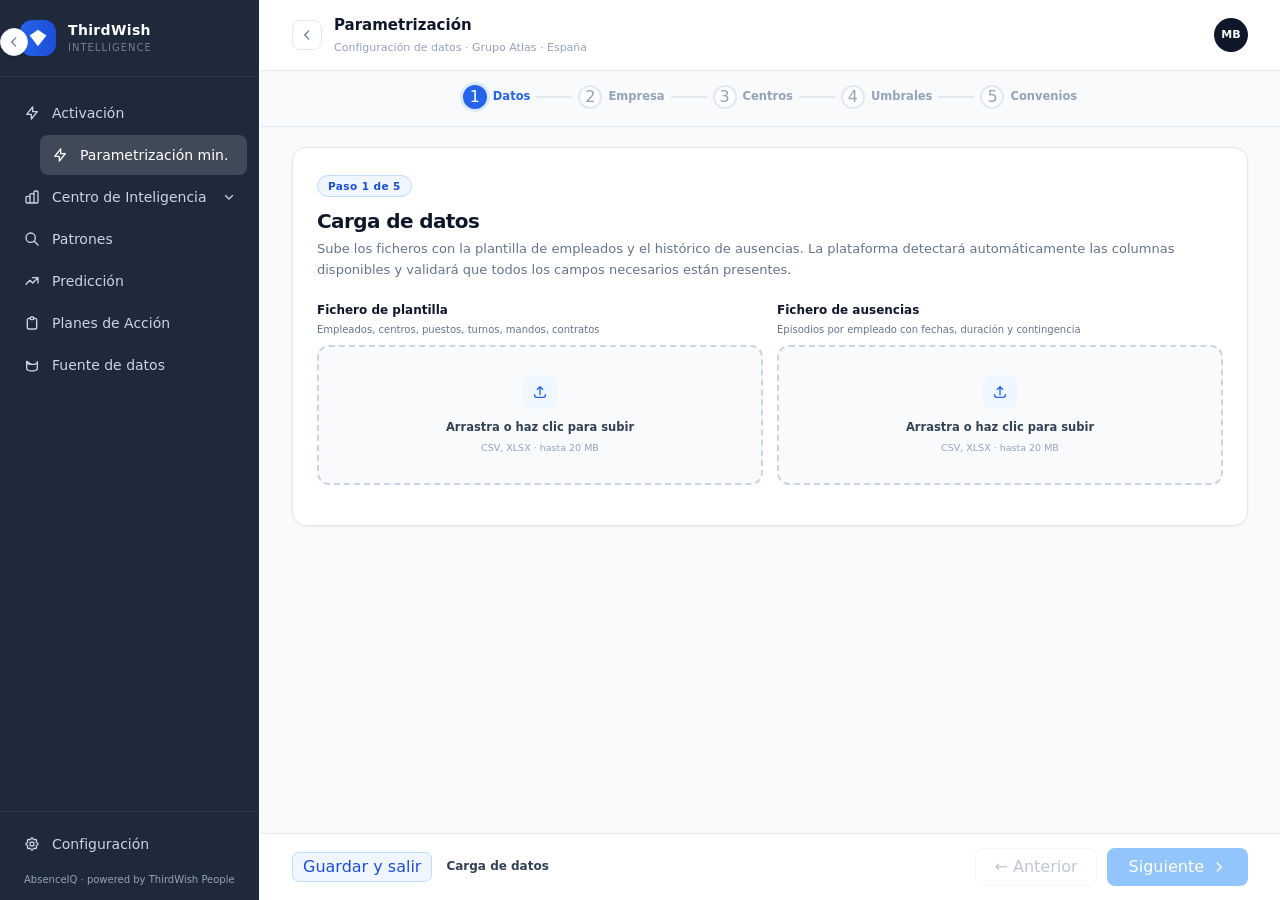
<file: pages/parametrizacion.html>
<!DOCTYPE html>
<html lang="es">
<head>
  <meta charset="UTF-8"/>
  <meta name="viewport" content="width=device-width, initial-scale=1.0"/>
  <title>Parametrizaci&#243;n &middot; ThirdWish Intelligence</title>
  <link rel="stylesheet" href="../css/styles.css"/>
  <style>
    *{box-sizing:border-box}

    /* ── PROGRESS BAR ── */
    .wiz-bar{padding:14px 32px 0;height:56px;display:flex;align-items:flex-start;position:sticky;top:56px;z-index:9;background:#f8fafc;border-bottom:1px solid #e2e8f0;}
    .wiz-steps{display:flex;align-items:center;margin:0 auto;}
    .wiz-step-item{display:flex;align-items:center;gap:6px;}
    .wiz-dot{width:24px;height:24px;border-radius:50%;border:2px solid #e2e8f0;background:#fff;display:flex;align-items:center;justify-content:center;font-size:10px;font-weight:700;color:#94a3b8;transition:.2s;flex-shrink:0;cursor:pointer;padding:0;font:inherit;}
    .wiz-dot:hover{border-color:#93c5fd;color:#2563eb;}
    .wiz-dot.done{background:#eff6ff;border-color:#2563eb;color:#2563eb;}
    .wiz-dot.done:hover{background:#dbeafe;}
    .wiz-dot.active{background:#2563eb;border-color:#2563eb;color:#fff;box-shadow:0 0 0 3px #dbeafe;cursor:default;}
    .wiz-step-label{font-size:11.5px;font-weight:600;color:#94a3b8;white-space:nowrap;}
    .wiz-step-item.active .wiz-step-label{color:#2563eb;font-weight:700;}
    .wiz-step-item.done .wiz-step-label{color:#2563eb;}
    .wiz-line{width:36px;flex:none;height:2px;background:#e2e8f0;margin:0 6px;transition:.3s;}
    .wiz-line.done{background:#2563eb;}

    /* ── LAYOUT ── */
    .wiz-wrap{margin-left:260px;min-height:100vh;background:#f8fafc;max-width:calc(100vw - 260px);overflow-x:hidden;}
    .wiz-content{padding:20px 32px 100px;}

    /* ── BUTTONS ── */
    .w-btn{height:30px;border:1px solid #e2e8f0;background:#fff;border-radius:7px;padding:0 10px;font-size:11px;font-weight:600;color:#475569;cursor:pointer;font:inherit;transition:.12s;white-space:nowrap;}
    .w-btn:hover{background:#f8fafc;border-color:#cbd5e1;}
    .w-btn.soft{background:#eff6ff;border-color:#bfdbfe;color:#1d4ed8;}
    .w-btn.primary{background:#2563eb;border-color:#2563eb;color:#fff;}
    .w-btn.primary:hover{background:#1d4ed8;}
    .w-btn:disabled{opacity:.5;cursor:default;}

    /* ── MAIN CARD ── */
    .wiz-main-card{background:#fff;border:1px solid #e2e8f0;border-radius:14px;padding:24px;box-shadow:0 1px 3px rgba(0,0,0,.04);}
    .wiz-kicker{display:inline-flex;height:22px;align-items:center;padding:0 10px;background:#eff6ff;color:#1d4ed8;border:1px solid #bfdbfe;border-radius:999px;font-size:10.5px;font-weight:700;letter-spacing:.04em;margin-bottom:12px;}
    .wiz-kicker.opt{background:#fffbeb;border-color:#fde68a;color:#b45309;}
    .wiz-main-card h2{font-size:20px;font-weight:800;color:#0f172a;letter-spacing:-.03em;margin:0 0 6px;line-height:1.22;}
    .wiz-main-card p.wiz-desc{font-size:13px;color:#64748b;line-height:1.6;font-weight:500;margin:0 0 20px;}

    /* ── FOOTER ── */
    .wiz-footer{position:fixed;bottom:0;left:260px;right:0;background:#fff;border-top:1px solid #e2e8f0;padding:14px 32px;display:flex;align-items:center;justify-content:space-between;z-index:20;}
    .wiz-meta{font-size:12px;color:#94a3b8;font-weight:600;}
    .wiz-meta b{color:#334155;}
    .wiz-nav{display:flex;gap:10px;align-items:center;}
    .wiz-btn-back{height:38px;padding:0 18px;border:1px solid #e2e8f0;background:#fff;border-radius:8px;font-size:13px;font-weight:600;color:#64748b;cursor:pointer;font:inherit;}
    .wiz-btn-back:hover{background:#f8fafc;}
    .wiz-btn-back:disabled{opacity:.4;cursor:default;}
    .wiz-btn-next{height:38px;padding:0 22px;border:none;background:#2563eb;border-radius:8px;font-size:13px;font-weight:600;color:#fff;cursor:pointer;font:inherit;display:flex;align-items:center;gap:8px;}
    .wiz-btn-next:hover{background:#1d4ed8;}
    .wiz-btn-next:disabled{background:#93c5fd;cursor:not-allowed;}
    .wiz-btn-next svg{width:14px;height:14px;}

    /* ── TOAST ── */
    .act-toast{position:fixed;left:50%;bottom:72px;transform:translate(-50%,16px);background:#0f172a;color:#fff;border-radius:9px;padding:10px 14px;display:flex;align-items:center;gap:8px;font-size:11px;font-weight:700;opacity:0;pointer-events:none;transition:.2s;z-index:200;box-shadow:0 12px 30px rgba(15,23,42,.25);}
    .act-toast.show{opacity:1;transform:translate(-50%,0);}
    .act-toast i{width:17px;height:17px;border-radius:50%;display:grid;place-items:center;background:#d1fae5;color:#059669;font-style:normal;font-weight:900;font-size:9px;}

    /* ── TAGS ── */
    .a-tag{height:22px;border-radius:999px;padding:0 8px;display:inline-flex;align-items:center;font-size:9px;font-weight:800;}
    .a-tag.blue{background:#eff6ff;color:#2563eb;}
    .a-tag.green{background:#f0fdf4;color:#059669;}
    .a-tag.amber{background:#fffbeb;color:#b45309;}

    /* ── STEP 1: UPLOAD ── */
    @keyframes spin{to{transform:rotate(360deg)}}
    .upload-spinner{width:22px;height:22px;border:2px solid #bfdbfe;border-top-color:#2563eb;border-radius:50%;animation:spin .7s linear infinite;margin:0 auto 10px;}
    .upload-grid{display:grid;grid-template-columns:1fr 1fr;gap:14px;margin-bottom:16px;}
    .upload-section-label b{display:block;font-size:12px;font-weight:700;color:#0f172a;margin-bottom:3px;}
    .upload-section-label span{font-size:10px;color:#64748b;line-height:1.4;display:block;margin-bottom:8px;}
    .upload-zone{border:2px dashed #cbd5e1;border-radius:12px;padding:28px 20px;text-align:center;cursor:pointer;transition:.2s;background:#f8fafc;min-height:130px;display:flex;flex-direction:column;align-items:center;justify-content:center;}
    .upload-zone:hover{border-color:#93c5fd;background:#eff6ff;}
    .upload-zone.loading{border-color:#93c5fd;background:#eff6ff;cursor:default;}
    .upload-zone.done{border-style:solid;border-color:#bbf7d0;background:#f0fdf4;cursor:default;}
    .upload-ico{width:34px;height:34px;border-radius:10px;background:#eff6ff;color:#2563eb;display:grid;place-items:center;margin-bottom:9px;}
    .upload-ico svg{width:16px;height:16px;}
    .upload-zone.done .upload-ico{background:#dcfce7;color:#059669;}
    .upload-zone b{display:block;font-size:11.5px;font-weight:700;color:#334155;margin-bottom:3px;}
    .upload-zone span.upload-sub{font-size:9.5px;color:#94a3b8;}
    .upload-zone.done b{color:#059669;}
    .reupload-btn{margin-top:8px;border:0;background:transparent;color:#94a3b8;font-size:9px;font-weight:700;text-decoration:underline;cursor:pointer;font:inherit;padding:0;}

    .cols-result{background:#f8fafc;border:1px solid #e2e8f0;border-radius:12px;padding:16px;}
    .cols-result-head{display:flex;align-items:center;justify-content:space-between;margin-bottom:12px;}
    .cols-result-head b{font-size:12px;font-weight:700;color:#0f172a;}
    .cols-result-head span{font-size:10px;color:#059669;font-weight:700;background:#f0fdf4;border:1px solid #bbf7d0;border-radius:999px;padding:2px 10px;}
    .cols-two{display:grid;grid-template-columns:1fr 1fr;gap:10px;margin-bottom:12px;}
    .cols-section{background:#fff;border:1px solid #e2e8f0;border-radius:10px;padding:12px;}
    .cols-section-title{font-size:9px;font-weight:800;color:#94a3b8;text-transform:uppercase;letter-spacing:.05em;margin-bottom:8px;}
    .col-item{display:flex;align-items:center;gap:6px;font-size:10.5px;color:#334155;padding:2px 0;}
    .col-chk{width:15px;height:15px;border-radius:50%;background:#f0fdf4;color:#059669;display:grid;place-items:center;font-size:7px;font-weight:900;flex-shrink:0;}
    .upload-stats{display:grid;grid-template-columns:repeat(4,1fr);gap:8px;}
    .upload-stat b{display:block;font-size:17px;font-weight:800;color:#0f172a;letter-spacing:-.03em;}
    .upload-stat span{display:block;font-size:9px;color:#94a3b8;font-weight:600;margin-top:2px;}
    .upload-stat{background:#fff;border:1px solid #e2e8f0;border-radius:9px;padding:10px 12px;}

    /* ── STEP 2: GUIDED TEXTAREA ── */
    .guided-layout{display:grid;grid-template-columns:210px 1fr;gap:18px;align-items:start;}
    .guide-panel{background:#f8fafc;border:1px solid #e2e8f0;border-radius:12px;padding:14px;position:sticky;top:130px;}
    .guide-panel-title{font-size:9px;font-weight:800;color:#64748b;text-transform:uppercase;letter-spacing:.06em;margin:0 0 9px;}
    .guide-items{list-style:none;padding:0;margin:0 0 12px;display:grid;gap:7px;}
    .guide-items li{display:flex;align-items:flex-start;gap:6px;font-size:11px;color:#475569;line-height:1.4;}
    .guide-dot{width:5px;height:5px;border-radius:50%;background:#2563eb;flex-shrink:0;margin-top:5px;}
    .guide-example-btn{width:100%;border:1px solid #bfdbfe;background:#eff6ff;border-radius:8px;padding:7px 10px;font-size:10px;font-weight:700;color:#1d4ed8;cursor:pointer;font:inherit;text-align:left;display:flex;align-items:center;justify-content:space-between;}
    .guide-example-btn:hover{background:#dbeafe;}
    .guide-example-btn svg{width:11px;height:11px;transition:transform .2s;flex-shrink:0;}
    .guide-example-btn.open svg{transform:rotate(180deg);}
    .example-box{background:#eff6ff;border:1px solid #bfdbfe;border-radius:10px;padding:12px;margin-top:8px;display:none;}
    .example-box.open{display:block;}
    .example-label{font-size:8.5px;font-weight:800;color:#3b82f6;text-transform:uppercase;letter-spacing:.05em;margin-bottom:6px;}
    .example-text{font-size:10.5px;color:#334155;line-height:1.6;margin:0 0 10px;font-style:italic;}
    .use-example-btn{width:100%;border:0;background:#2563eb;color:#fff;border-radius:7px;padding:6px 10px;font-size:9.5px;font-weight:700;cursor:pointer;font:inherit;}
    .use-example-btn:hover{background:#1d4ed8;}
    .guided-textarea{width:100%;min-height:200px;resize:vertical;border:1px solid #e2e8f0;border-radius:12px;padding:14px;color:#334155;font-size:12.5px;line-height:1.65;outline:none;font:inherit;background:#fff;}
    .guided-textarea:focus{border-color:#93c5fd;box-shadow:0 0 0 3px rgba(37,99,235,.08);}
    .char-bar{display:flex;align-items:center;justify-content:space-between;margin-top:8px;}
    .char-count{font-size:9.5px;font-weight:600;transition:.2s;}
    .char-count.low{color:#dc2626;}
    .char-count.mid{color:#b45309;}
    .char-count.ok{color:#059669;}
    .char-count.neutral{color:#94a3b8;}
    .char-quality{font-size:9.5px;color:#94a3b8;}
    .step2-validation{background:#fffbeb;border:1px solid #fde68a;border-radius:8px;padding:8px 12px;margin-top:10px;font-size:10.5px;color:#92400e;display:none;}
    .step2-validation.show{display:block;}

    /* ── STEP 3: CENTERS ── */
    .cinfo-bar{background:#f8fafc;border:1px solid #e2e8f0;border-radius:10px;padding:10px 16px;margin-bottom:16px;display:flex;align-items:center;gap:14px;flex-wrap:wrap;}
    .cinfo-item{display:flex;align-items:center;gap:6px;font-size:11px;color:#475569;}
    .cinfo-item b{color:#0f172a;font-weight:700;}
    .cinfo-sep{width:1px;height:14px;background:#e2e8f0;flex-shrink:0;}
    .cinfo-note{font-size:10px;color:#94a3b8;flex:1;text-align:right;}

    .center-row{background:#fff;border:1px solid #e2e8f0;border-radius:12px;padding:16px 20px;margin-bottom:8px;}
    .center-row-main{display:grid;grid-template-columns:170px 1fr 1fr;align-items:start;gap:0;}
    .center-info{min-width:0;padding-right:20px;}
    .center-name{font-size:13px;font-weight:700;color:#0f172a;display:block;margin-bottom:2px;}
    .center-emp{font-size:9.5px;color:#94a3b8;font-weight:600;}
    .center-fields{display:contents;}
    .field-block{display:flex;flex-direction:column;gap:6px;padding:0 22px;border-left:1px solid #f1f5f9;}
    .field-block-label{font-size:9px;font-weight:800;color:#94a3b8;text-transform:uppercase;letter-spacing:.05em;}
    .prio-btns{display:flex;gap:3px;}
    .prio-btn{height:26px;border:1px solid #e2e8f0;background:#fff;border-radius:6px;padding:0 9px;font-size:9.5px;font-weight:700;color:#64748b;cursor:pointer;font:inherit;transition:.12s;}
    .prio-btn:hover{border-color:#bfdbfe;color:#2563eb;background:#eff6ff;}
    .prio-btn.active[data-prio="alta"]{background:#fef2f2;border-color:#fca5a5;color:#dc2626;}
    .prio-btn.active[data-prio="media"]{background:#fffbeb;border-color:#fde68a;color:#b45309;}
    .prio-btn.active[data-prio="baja"]{background:#f0fdf4;border-color:#bbf7d0;color:#059669;}
    .prio-btn.active[data-prio="none"]{background:#f8fafc;border-color:#cbd5e1;color:#64748b;}
    .alert-row{display:flex;align-items:center;gap:7px;}
    .alert-toggle-btn{width:34px;height:18px;border-radius:999px;background:#e2e8f0;position:relative;cursor:pointer;transition:.2s;border:none;padding:0;flex-shrink:0;}
    .alert-toggle-btn.on{background:#2563eb;}
    .alert-toggle-btn:after{content:"";position:absolute;top:2px;left:2px;width:14px;height:14px;border-radius:50%;background:#fff;transition:.2s;box-shadow:0 1px 3px rgba(0,0,0,.2);}
    .alert-toggle-btn.on:after{left:18px;}
    .alert-pct-group{display:flex;align-items:center;gap:4px;}
    .alert-pct-group.off{opacity:.35;pointer-events:none;}
    .alert-pct-input{width:44px;height:26px;border:1px solid #e2e8f0;border-radius:6px;text-align:center;font-size:11px;font-weight:700;color:#334155;font:inherit;background:#fff;outline:none;}
    .alert-pct-input:focus{border-color:#93c5fd;}
    .alert-pct-unit{font-size:10px;color:#94a3b8;font-weight:600;}
    .obs-section{margin-top:10px;border-top:1px solid #f1f5f9;padding-top:10px;}
    .obs-toggle-btn{border:0;background:transparent;color:#2563eb;font-size:9.5px;font-weight:700;cursor:pointer;font:inherit;padding:0;display:flex;align-items:center;gap:4px;}
    .obs-area{display:none;margin-top:8px;}
    .obs-area.open{display:block;}
    .obs-textarea{width:100%;min-height:52px;resize:vertical;border:1px solid #e2e8f0;border-radius:8px;padding:8px 10px;font-size:11px;color:#334155;line-height:1.5;outline:none;font:inherit;background:#f8fafc;}
    .obs-textarea:focus{border-color:#93c5fd;box-shadow:0 0 0 3px rgba(37,99,235,.08);background:#fff;}
    .obs-hint-text{font-size:9px;color:#94a3b8;margin-top:4px;line-height:1.4;}

    /* ── STEP 4: THRESHOLDS ── */
    .threshold-context{background:#f8fafc;border:1px solid #e2e8f0;border-radius:11px;padding:12px 14px;margin-bottom:16px;}
    .threshold-context p{font-size:11.5px;color:#475569;line-height:1.55;margin:0;}
    .threshold-context p strong{color:#0f172a;}
    .threshold-rows{display:grid;gap:8px;margin-bottom:20px;}
    .threshold-row{display:flex;align-items:center;gap:12px;padding:12px 16px;background:#fff;border:1px solid #e2e8f0;border-radius:11px;}
    .th-dot{width:10px;height:10px;border-radius:50%;flex-shrink:0;}
    .th-dot.bajo{background:#059669;}
    .th-dot.medio{background:#f59e0b;}
    .th-dot.alto{background:#f97316;}
    .th-dot.critico{background:#dc2626;}
    .th-name{font-size:12px;font-weight:700;color:#0f172a;width:62px;}
    .th-rule{font-size:11px;color:#64748b;flex:1;line-height:1.4;}
    .th-input-wrap{display:flex;align-items:center;gap:5px;}
    .th-input{width:52px;height:30px;border:1px solid #e2e8f0;border-radius:8px;text-align:center;font-size:13px;font-weight:700;color:#0f172a;font:inherit;background:#fff;outline:none;}
    .th-input:focus{border-color:#93c5fd;box-shadow:0 0 0 3px rgba(37,99,235,.08);}
    .th-input-wrap span{font-size:11px;color:#64748b;font-weight:600;}
    .th-default{font-size:9px;color:#cbd5e1;font-weight:600;white-space:nowrap;}
    .semaforo-preview{background:#fff;border:1px solid #e2e8f0;border-radius:12px;padding:14px 16px;margin-bottom:16px;}
    .semaforo-preview-title{font-size:9px;font-weight:800;color:#94a3b8;text-transform:uppercase;letter-spacing:.06em;margin:0 0 10px;}
    .semaforo-bar{height:22px;border-radius:7px;overflow:hidden;display:flex;margin-bottom:8px;}
    .sem-seg{display:flex;align-items:center;justify-content:center;font-size:8px;font-weight:800;color:rgba(255,255,255,.95);transition:flex .35s;}
    .sem-seg.bajo{background:#059669;}
    .sem-seg.medio{background:#f59e0b;}
    .sem-seg.alto{background:#f97316;}
    .sem-seg.critico{background:#dc2626;}
    .semaforo-legend{display:flex;gap:14px;flex-wrap:wrap;}
    .sem-leg{display:flex;align-items:center;gap:5px;font-size:9.5px;color:#64748b;}
    .sem-leg-dot{width:7px;height:7px;border-radius:50%;flex-shrink:0;}
    .seasonal-card{background:#f8fafc;border:1px dashed #e2e8f0;border-radius:11px;padding:14px;}
    .seasonal-card-head{display:flex;align-items:center;justify-content:space-between;margin-bottom:4px;}
    .seasonal-card-head b{font-size:12px;font-weight:700;color:#334155;}
    .seasonal-card-head span{font-size:9.5px;color:#94a3b8;}
    .seasonal-card p{font-size:10.5px;color:#64748b;margin:0 0 10px;line-height:1.5;}
    .add-seasonal-btn{height:30px;border:1px dashed #bfdbfe;background:transparent;color:#2563eb;border-radius:7px;padding:0 12px;font-size:10px;font-weight:700;cursor:pointer;font:inherit;}
    .add-seasonal-btn:hover{background:#eff6ff;}
    .seasonal-rules-list{display:grid;gap:6px;margin-bottom:8px;}
    .srule-row{background:#fff;border:1px solid #e2e8f0;border-radius:10px;padding:12px 16px;display:flex;align-items:flex-end;gap:18px;flex-wrap:wrap;}
    .srule-group{display:flex;flex-direction:column;gap:6px;}
    .srule-glabel{font-size:9px;font-weight:800;color:#94a3b8;text-transform:uppercase;letter-spacing:.05em;}
    .srule-period{display:flex;align-items:center;gap:6px;}
    .srule-val{display:flex;align-items:center;gap:4px;}
    .srule-label{font-size:10px;color:#94a3b8;font-weight:600;}
    .srule-row select{height:28px;border:1px solid #e2e8f0;border-radius:6px;font-size:10.5px;color:#334155;padding:0 6px;background:#fff;font:inherit;outline:none;}
    .srule-row select:focus{border-color:#93c5fd;}
    .srule-row input[type=number]{width:48px;height:28px;border:1px solid #e2e8f0;border-radius:6px;text-align:center;font-size:12px;font-weight:700;color:#334155;font:inherit;background:#fff;outline:none;}
    .srule-row input[type=number]:focus{border-color:#93c5fd;}
    .srule-remove{width:24px;height:24px;border:1px solid #fca5a5;background:#fef2f2;color:#dc2626;border-radius:50%;cursor:pointer;font-size:14px;font-weight:700;display:grid;place-items:center;flex-shrink:0;margin-left:auto;align-self:center;}

    /* ── STEP 5: CONVENIOS ── */
    .opt-banner{background:#fffbeb;border:1px solid #fde68a;border-radius:11px;padding:11px 14px;margin-bottom:14px;display:flex;align-items:flex-start;gap:10px;}
    .opt-banner-ico{width:20px;height:20px;border-radius:50%;background:#fef3c7;color:#b45309;display:grid;place-items:center;font-size:12px;font-weight:900;flex-shrink:0;margin-top:1px;}
    .opt-banner p{font-size:11px;color:#92400e;line-height:1.5;margin:0;flex:1;}
    .conv-guide{background:#f8fafc;border:1px solid #e2e8f0;border-radius:11px;padding:12px 14px;margin-bottom:14px;}
    .conv-guide-title{font-size:10px;font-weight:800;color:#334155;margin:0 0 8px;}
    .conv-guide-list{list-style:none;padding:0;margin:0;display:grid;grid-template-columns:1fr 1fr;gap:5px;}
    .conv-guide-list li{display:flex;align-items:flex-start;gap:5px;font-size:10.5px;color:#475569;line-height:1.4;}
    .conv-guide-list li:before{content:"·";color:#2563eb;font-weight:900;flex-shrink:0;}
    .convenio-card{background:#fff;border:1px solid #e2e8f0;border-radius:12px;margin-bottom:8px;overflow:hidden;}
    .convenio-card:last-child{margin-bottom:0;}
    .convenio-head{display:flex;align-items:center;gap:10px;padding:13px 16px;cursor:pointer;transition:.1s;}
    .convenio-head:hover{background:#fafbfd;}
    .convenio-head-info{flex:1;}
    .convenio-name{font-size:13px;font-weight:700;color:#0f172a;display:block;margin-bottom:2px;}
    .convenio-count-label{font-size:9.5px;color:#94a3b8;}
    .convenio-status{font-size:9.5px;font-weight:700;color:#94a3b8;white-space:nowrap;}
    .convenio-status.filled{color:#059669;}
    .convenio-chev{width:13px;height:13px;color:#94a3b8;transition:transform .2s;flex-shrink:0;}
    .convenio-card.open .convenio-chev{transform:rotate(180deg);}
    .convenio-body{display:none;border-top:1px solid #f1f5f9;padding:12px 16px;}
    .convenio-card.open .convenio-body{display:block;}
    .conv-body-hint{font-size:10.5px;color:#64748b;line-height:1.5;margin-bottom:8px;}
    .conv-textarea{width:100%;min-height:88px;resize:vertical;border:1px solid #e2e8f0;border-radius:10px;padding:10px 12px;font-size:11px;color:#334155;line-height:1.55;outline:none;font:inherit;background:#fff;}
    .conv-textarea:focus{border-color:#93c5fd;box-shadow:0 0 0 3px rgba(37,99,235,.08);}
    .conv-foot{display:flex;align-items:center;justify-content:space-between;margin-top:6px;}
    .conv-char{font-size:9px;color:#94a3b8;}
    .conv-example-toggle{border:0;background:transparent;color:#2563eb;font-size:9px;font-weight:700;cursor:pointer;text-decoration:underline;text-underline-offset:2px;font:inherit;padding:0;}
    .conv-example-box{display:none;background:#eff6ff;border:1px solid #bfdbfe;border-radius:8px;padding:10px 12px;margin-top:8px;}
    .conv-example-box.open{display:block;}
    .conv-example-text{font-size:10px;color:#334155;line-height:1.6;margin:0 0 8px;font-style:italic;}
    .conv-use-btn{border:0;background:#2563eb;color:#fff;border-radius:6px;padding:4px 10px;font-size:9px;font-weight:700;cursor:pointer;font:inherit;}
    .conv-use-btn:hover{background:#1d4ed8;}

    /* ── COMPLETION ── */
    .completion-wrap{text-align:center;padding:16px 0;}
    .completion-ico{width:56px;height:56px;border-radius:50%;background:#f0fdf4;border:2px solid #bbf7d0;display:grid;place-items:center;margin:0 auto 16px;color:#059669;}
    .completion-ico svg{width:26px;height:26px;}
    .completion-wrap h2{font-size:22px;font-weight:800;color:#0f172a;margin:0 0 8px;}
    .completion-wrap p.comp-desc{font-size:13px;color:#64748b;line-height:1.6;max-width:420px;margin:0 auto 24px;}
    .completion-modules{display:grid;grid-template-columns:repeat(3,1fr);gap:8px;max-width:480px;margin:0 auto 24px;text-align:left;}
    .comp-module{background:#f8fafc;border:1px solid #e2e8f0;border-radius:10px;padding:12px;}
    .comp-module-name{display:block;font-size:11px;font-weight:700;color:#0f172a;margin-bottom:4px;}
    .comp-module-state{display:flex;align-items:center;gap:4px;font-size:9.5px;color:#059669;font-weight:700;}
    .comp-cta{height:42px;padding:0 28px;border:none;background:#2563eb;border-radius:10px;font-size:14px;font-weight:700;color:#fff;cursor:pointer;font:inherit;}
    .comp-cta:hover{background:#1d4ed8;}
  </style>
</head>
<body class="bg-surface-50 text-surface-900 antialiased" data-page="parametrizacion">

  <div id="sidebar-mount"></div>

  <div class="wiz-wrap">

    <!-- Topbar -->
    <div style="background:#fff;border-bottom:1px solid #e2e8f0;padding:13px 32px;display:flex;align-items:center;justify-content:space-between;position:sticky;top:0;z-index:10;">
      <div style="display:flex;align-items:center;gap:12px;">
        <a href="activacion.html" style="display:flex;align-items:center;justify-content:center;width:30px;height:30px;border:1px solid #e2e8f0;border-radius:8px;color:#64748b;text-decoration:none;background:#fff;">
          <svg width="14" height="14" fill="none" stroke="currentColor" viewBox="0 0 24 24"><path stroke-linecap="round" stroke-linejoin="round" stroke-width="2" d="M15 19l-7-7 7-7"/></svg>
        </a>
        <div>
          <h1 style="font-size:15px;font-weight:700;color:#0f172a;margin:0;">Parametrizaci&#243;n</h1>
          <p style="font-size:11px;color:#94a3b8;margin:2px 0 0;">Configuraci&#243;n de datos &middot; Grupo Atlas &middot; Espa&#241;a</p>
        </div>
      </div>
      <div style="display:flex;align-items:center;gap:10px;">
        <div style="width:34px;height:34px;border-radius:50%;background:#0f172a;display:flex;align-items:center;justify-content:center;font-size:11px;font-weight:700;color:#fff;">MB</div>
      </div>
    </div>

    <!-- Progress bar -->
    <div class="wiz-bar">
      <div class="wiz-steps" id="wizSteps"></div>
    </div>

    <!-- Content -->
    <div class="wiz-content">
      <article class="wiz-main-card" id="stepBody"></article>
    </div>

  </div>

  <!-- Footer -->
  <div class="wiz-footer" id="wizFooter">
    <div style="display:flex;align-items:center;gap:14px;">
      <button class="w-btn soft" onclick="saveAndExit()">Guardar y salir</button>
      <span class="wiz-meta"><b id="footTitle">Carga de datos</b></span>
    </div>
    <div class="wiz-nav">
      <button class="wiz-btn-back" id="btnBack" onclick="goBack()" disabled>&#8592; Anterior</button>
      <button class="wiz-btn-next" id="btnNext" onclick="goNext()">
        <span id="btnNextLabel">Siguiente</span>
        <svg fill="none" stroke="currentColor" viewBox="0 0 24 24"><path stroke-linecap="round" stroke-linejoin="round" stroke-width="2.5" d="M9 5l7 7-7 7"/></svg>
      </button>
    </div>
  </div>

  <div class="act-toast" id="toastEl"><i>&#10003;</i><span id="toastMsg"></span></div>

  <script src="../js/components/sidebar.js"></script>
  <script>
  // ─── DATA ─────────────────────────────────────────────────
  var STEPS = [
    { id:1, short:'Datos',     title:'Carga de datos' },
    { id:2, short:'Empresa',   title:'Descripción de empresa' },
    { id:3, short:'Centros',   title:'Configuración por centros' },
    { id:4, short:'Umbrales',  title:'Umbrales de riesgo' },
    { id:5, short:'Convenios', title:'Restricciones de convenio', optional:true }
  ];

  var centersData = [
    { id:'c1', name:'Planta Norte',            emp:312, prio:'alta',  alertOn:true,  alertPct:60, obs:'' },
    { id:'c2', name:'Planta Sur',              emp:278, prio:'media', alertOn:true,  alertPct:60, obs:'' },
    { id:'c3', name:'Centro Logístico Madrid',   emp:198, prio:'media', alertOn:false, alertPct:60, obs:'' },
    { id:'c4', name:'Centro Logístico Valencia', emp:187, prio:'baja',  alertOn:false, alertPct:60, obs:'' },
    { id:'c5', name:'Oficinas Centrales',      emp:156, prio:null,    alertOn:false, alertPct:60, obs:'' },
    { id:'c6', name:'Centro de Distribución',   emp:116, prio:null,    alertOn:false, alertPct:60, obs:'' }
  ];

  var groupsData = [
    { id:'g1', name:'Operario General',         count:624, conv:'', exampleOpen:false },
    { id:'g2', name:'Técnico Especialista',count:287, conv:'', exampleOpen:false },
    { id:'g3', name:'Mando Intermedio',         count:89,  conv:'', exampleOpen:false },
    { id:'g4', name:'Personal Administrativo',  count:247, conv:'', exampleOpen:false }
  ];

  var convExamples = {
    g1: 'Jornada de 40h semanales en turnos rotativos (mañana / tarde / noche). Preaviso mínimo de 15 días para cambios de turno. Descanso mínimo entre jornadas: 12h. No se pueden asignar más de 6 días consecutivos sin descanso. En periodos de campaña (octubre–diciembre) no se autorizan permisos no urgentes.',
    g2: 'Jornada flexible con horario base de 7h a 15h. Los técnicos de guardia pueden ser requeridos en emergencias fuera del horario habitual, con compensación posterior en días libres. Preaviso de cambio de turno: 7 días. Cambios de especialidad requieren formación previa y comunicación al comité.',
    g3: 'Libre disponibilidad horaria dentro de la jornada pactada (9h a 18h). Los mandos intermedios no pueden estar de baja más de 10 días sin designar cobertura. Preaviso de vacaciones: 30 días. Rotación entre centros posible con acuerdo individual.',
    g4: 'Horario partido o continuo según el centro (9h–14h / 16h–19h). Teletrabajo parcial permitido hasta 2 días semanales. No se aplican turnos rotativos. Los cambios de puesto dentro del mismo nivel no requieren preaviso.'
  };

  // ─── STATE ────────────────────────────────────────────────
  var curStep = 1;
  var uploadDone = { plantilla: false, ausencias: false };
  var empresaText = '';
  var thresholds = { medio: 4, alto: 6, critico: 8 };
  var seasonalRules = [];
  var seasonalId = 0;
  var completed = false;

  // ─── INIT ─────────────────────────────────────────────────
  window.onload = function() {
    SidebarComponent.render();
    buildWizSteps();
    renderStep();
  };

  // ─── PROGRESS BAR ─────────────────────────────────────────
  function buildWizSteps() {
    var html = '';
    STEPS.forEach(function(s, i) {
      var state = i + 1 < curStep ? 'done' : (i + 1 === curStep ? 'active' : '');
      html += '<div class="wiz-step-item ' + state + '">';
      html += '<button class="wiz-dot ' + state + '" onclick="jumpToStep(' + s.id + ')" title="Ir a ' + s.short + '">' + (state === 'done' ? '&#10003;' : s.id) + '</button>';
      html += '<span class="wiz-step-label">' + s.short + '</span>';
      html += '</div>';
      if (i < STEPS.length - 1) {
        html += '<div class="wiz-line' + (i + 1 < curStep ? ' done' : '') + '"></div>';
      }
    });
    document.getElementById('wizSteps').innerHTML = html;
  }

  function jumpToStep(n) {
    if (n === curStep || completed) return;
    saveCurrentStep();
    curStep = n;
    buildWizSteps();
    renderStep();
    window.scrollTo(0, 0);
  }

  // ─── NAVIGATION ───────────────────────────────────────────
  function goNext() {
    if (!canAdvance()) return;
    saveCurrentStep();
    if (curStep === STEPS.length) { showCompletion(); return; }
    curStep++;
    buildWizSteps();
    renderStep();
    window.scrollTo(0, 0);
  }

  function goBack() {
    if (curStep <= 1) return;
    saveCurrentStep();
    curStep--;
    buildWizSteps();
    renderStep();
    window.scrollTo(0, 0);
  }

  function canAdvance() {
    if (curStep === 1) {
      if (!uploadDone.plantilla || !uploadDone.ausencias) {
        var note = document.getElementById('upload-note');
        if (note) { note.classList.add('show'); }
        return false;
      }
    }
    if (curStep === 2) {
      var ta = document.getElementById('empresaTa');
      var txt = ta ? ta.value.trim() : empresaText.trim();
      if (txt.length < 100) {
        var vn = document.getElementById('step2-validation');
        if (vn) { vn.classList.add('show'); }
        return false;
      }
    }
    if (curStep === 4) {
      var m = parseInt(document.getElementById('th-medio') ? document.getElementById('th-medio').value : thresholds.medio);
      var a = parseInt(document.getElementById('th-alto') ? document.getElementById('th-alto').value : thresholds.alto);
      var c = parseInt(document.getElementById('th-critico') ? document.getElementById('th-critico').value : thresholds.critico);
      if (!(m > 0 && a > m && c > a)) {
        toast('Los umbrales deben ser ascendentes: Medio < Alto < Crítico');
        return false;
      }
    }
    return true;
  }

  function saveCurrentStep() {
    if (curStep === 2) {
      var ta = document.getElementById('empresaTa');
      if (ta) empresaText = ta.value;
    }
    if (curStep === 4) {
      var tm = document.getElementById('th-medio');
      var ta2 = document.getElementById('th-alto');
      var tc = document.getElementById('th-critico');
      if (tm) thresholds.medio = parseInt(tm.value) || 4;
      if (ta2) thresholds.alto = parseInt(ta2.value) || 6;
      if (tc) thresholds.critico = parseInt(tc.value) || 8;
    }
  }

  // ─── RENDER STEP ──────────────────────────────────────────
  function renderStep() {
    var s = STEPS[curStep - 1];
    document.getElementById('footTitle').textContent = s.title;
    document.getElementById('btnBack').disabled = (curStep === 1);
    var btnNext = document.getElementById('btnNext');
    var btnLabel = document.getElementById('btnNextLabel');
    btnNext.disabled = (curStep === 1 && (!uploadDone.plantilla || !uploadDone.ausencias));
    btnLabel.textContent = (curStep === STEPS.length) ? 'Finalizar configuración' : 'Siguiente';

    var html = '';
    if (curStep === 1) html = renderStep1();
    else if (curStep === 2) html = renderStep2();
    else if (curStep === 3) html = renderStep3();
    else if (curStep === 4) html = renderStep4();
    else if (curStep === 5) html = renderStep5();
    document.getElementById('stepBody').innerHTML = html;
    attachStepListeners();
  }

  function attachStepListeners() {
    if (curStep === 2) {
      var ta = document.getElementById('empresaTa');
      if (ta) {
        ta.value = empresaText;
        ta.addEventListener('input', function() {
          empresaText = ta.value;
          updateCharCount();
        });
        updateCharCount();
      }
    }
    if (curStep === 4) {
      updateSemaforoPreview();
      var inputs = document.querySelectorAll('.th-input');
      inputs.forEach(function(inp) {
        inp.addEventListener('input', function() { updateSemaforoPreview(); });
      });
      renderSeasonalRules();
    }
    if (curStep === 3) {
      renderCenterRows();
    }
    if (curStep === 5) {
      renderConvenioCards();
    }
  }

  // ─── STEP 1: UPLOAD ───────────────────────────────────────
  function renderStep1() {
    var plantillaHTML = uploadDone.plantilla ? doneZone('plantilla') : emptyZone('plantilla');
    var ausenciasHTML = uploadDone.ausencias ? doneZone('ausencias') : emptyZone('ausencias');
    var colsHTML = (uploadDone.plantilla && uploadDone.ausencias) ? renderCols() : '';
    return '<div class="wiz-kicker">Paso 1 de 5</div>'
      + '<h2>Carga de datos</h2>'
      + '<p class="wiz-desc">Sube los ficheros con la plantilla de empleados y el histórico de ausencias. La plataforma detectará automáticamente las columnas disponibles y validará que todos los campos necesarios están presentes.</p>'
      + '<div class="upload-grid">'
      + '<div>'
        + '<div class="upload-section-label"><b>Fichero de plantilla</b><span>Empleados, centros, puestos, turnos, mandos, contratos</span></div>'
        + plantillaHTML
      + '</div>'
      + '<div>'
        + '<div class="upload-section-label"><b>Fichero de ausencias</b><span>Episodios por empleado con fechas, duración y contingencia</span></div>'
        + ausenciasHTML
      + '</div>'
      + '</div>'
      + '<div id="upload-note" class="step2-validation" style="margin-bottom:12px;">Sube los dos ficheros para continuar al siguiente paso.</div>'
      + '<div id="colsResult">' + colsHTML + '</div>';
  }

  function emptyZone(type) {
    return '<div class="upload-zone" id="zone-' + type + '" onclick="simulateUpload(\'' + type + '\')">'
      + '<div class="upload-ico"><svg fill="none" stroke="currentColor" viewBox="0 0 24 24"><path stroke-linecap="round" stroke-linejoin="round" stroke-width="2" d="M4 16v1a3 3 0 003 3h10a3 3 0 003-3v-1m-4-8l-4-4m0 0L8 8m4-4v12"/></svg></div>'
      + '<b>Arrastra o haz clic para subir</b>'
      + '<span class="upload-sub">CSV, XLSX · hasta 20 MB</span>'
      + '</div>';
  }

  function doneZone(type) {
    var filename = type === 'plantilla' ? 'plantilla_atlas_2024.xlsx' : 'ausencias_atlas_2024.xlsx';
    return '<div class="upload-zone done" id="zone-' + type + '">'
      + '<div class="upload-ico"><svg fill="none" stroke="currentColor" viewBox="0 0 24 24"><path stroke-linecap="round" stroke-linejoin="round" stroke-width="2" d="M5 13l4 4L19 7"/></svg></div>'
      + '<b>Fichero cargado</b>'
      + '<span class="upload-sub">' + filename + '</span>'
      + '<button class="reupload-btn" onclick="resetUpload(\'' + type + '\');event.stopPropagation()">Re-subir fichero</button>'
      + '</div>';
  }

  function renderCols() {
    return '<div class="cols-result">'
      + '<div class="cols-result-head"><b>Columnas detectadas y validadas</b><span>&#10003; Todo correcto</span></div>'
      + '<div class="cols-two">'
      + '<div class="cols-section"><div class="cols-section-title">Plantilla de empleados</div><div class="col-list">'
      + colItem('empleado_id') + colItem('nombre') + colItem('centro') + colItem('planta')
      + colItem('puesto') + colItem('turno') + colItem('mando') + colItem('tipo_contrato') + colItem('antigüedad')
      + '</div></div>'
      + '<div class="cols-section"><div class="cols-section-title">Histórico de ausencias</div><div class="col-list">'
      + colItem('empleado_id') + colItem('fecha_inicio') + colItem('fecha_fin') + colItem('dias_duracion')
      + colItem('contingencia') + colItem('cod_causa') + colItem('recaida')
      + '</div></div>'
      + '</div>'
      + '<div class="upload-stats">'
      + statItem('1.247', 'Empleados detectados') + statItem('6', 'Centros detectados')
      + statItem('18.432', 'Episodios de ausencia') + statItem('4', 'Grupos de trabajadores')
      + '</div></div>';
  }

  function colItem(label) {
    return '<div class="col-item"><span class="col-chk">&#10003;</span>' + label + '</div>';
  }
  function statItem(val, label) {
    return '<div class="upload-stat"><b>' + val + '</b><span>' + label + '</span></div>';
  }

  function simulateUpload(type) {
    var zone = document.getElementById('zone-' + type);
    if (!zone || zone.classList.contains('loading') || zone.classList.contains('done')) return;
    zone.classList.add('loading');
    zone.innerHTML = '<div class="upload-spinner"></div><b>Procesando fichero...</b><span class="upload-sub">Validando columnas</span>';
    setTimeout(function() {
      uploadDone[type] = true;
      zone.outerHTML = doneZone(type);
      var note = document.getElementById('upload-note');
      if (note) note.classList.remove('show');
      if (uploadDone.plantilla && uploadDone.ausencias) {
        document.getElementById('colsResult').innerHTML = renderCols();
        document.getElementById('btnNext').disabled = false;
      }
    }, 1600);
  }

  function resetUpload(type) {
    uploadDone[type] = false;
    var zone = document.getElementById('zone-' + type);
    if (zone) zone.outerHTML = emptyZone(type);
    document.getElementById('colsResult').innerHTML = '';
    document.getElementById('btnNext').disabled = true;
    // re-attach click since zone was replaced
    var newZone = document.getElementById('zone-' + type);
    if (newZone) newZone.onclick = function() { simulateUpload(type); };
  }

  // ─── STEP 2: EMPRESA ──────────────────────────────────────
  function renderStep2() {
    return '<div class="wiz-kicker">Paso 2 de 5</div>'
      + '<h2>Descripción de empresa</h2>'
      + '<p class="wiz-desc">La IA usa este contexto en todas las pantallas: narrativas de patrones, propuestas de planes de acción, radar de riesgo y chat de consultores. Cuanto más preciso sea el texto, mejor adaptará los análisis a tu empresa.</p>'
      + '<div class="guided-layout">'
      + '<div class="guide-panel">'
        + '<p class="guide-panel-title">¿Qué incluir?</p>'
        + '<ul class="guide-items">'
          + '<li><span class="guide-dot"></span>Sector y actividad principal de la empresa</li>'
          + '<li><span class="guide-dot"></span>Tamaño: nº de empleados y centros</li>'
          + '<li><span class="guide-dot"></span>Convenio colectivo marco aplicable</li>'
          + '<li><span class="guide-dot"></span>Tipo de operación (turnos, 24h, estacionalidad)</li>'
          + '<li><span class="guide-dot"></span>Restricciones generales conocidas</li>'
        + '</ul>'
        + '<button class="guide-example-btn" id="exampleBtn" onclick="toggleExample()">'
          + 'Ver ejemplo'
          + '<svg fill="none" stroke="currentColor" viewBox="0 0 24 24"><path stroke-linecap="round" stroke-linejoin="round" stroke-width="2.5" d="M19 9l-7 7-7-7"/></svg>'
        + '</button>'
        + '<div class="example-box" id="exampleBox">'
          + '<p class="example-label">Ejemplo relleno</p>'
          + '<p class="example-text">Grupo Atlas es una empresa manufacturera del sector metalmecánico con 1.247 trabajadores distribuidos en 6 centros en España. Operamos bajo el Convenio Colectivo de la Industria Siderometalúrgica, con turnos 24h en las plantas de producción. La cultura prioriza la continuidad productiva; cualquier parada de línea tiene impacto económico inmediato. Restricciones clave: no se pueden concentrar permisos en campaña de verano ni en cierre de ejercicio, los cambios de turno requieren 15 días de preaviso y los ajustes de plantilla deben comunicarse al comité con 30 días de antelación.</p>'
          + '<button class="use-example-btn" onclick="useExample()">Usar este texto como base</button>'
        + '</div>'
      + '</div>'
      + '<div>'
        + '<textarea class="guided-textarea" id="empresaTa" placeholder="Describe el contexto de tu empresa: sector, tamaño, convenio marco, tipo de operación y restricciones principales..."></textarea>'
        + '<div class="char-bar">'
          + '<span class="char-count neutral" id="charCount">0 caracteres</span>'
          + '<span class="char-quality" id="charQuality">Mínimo recomendado: 100 caracteres</span>'
        + '</div>'
        + '<div class="step2-validation" id="step2-validation">Describe la empresa con al menos 100 caracteres para que la IA tenga contexto suficiente.</div>'
      + '</div>'
      + '</div>';
  }

  function toggleExample() {
    var btn = document.getElementById('exampleBtn');
    var box = document.getElementById('exampleBox');
    if (!btn || !box) return;
    var isOpen = box.classList.toggle('open');
    btn.classList.toggle('open', isOpen);
    btn.childNodes[0].textContent = isOpen ? 'Ocultar ejemplo' : 'Ver ejemplo';
  }

  function useExample() {
    var exText = 'Grupo Atlas es una empresa manufacturera del sector metalmecánico con 1.247 trabajadores distribuidos en 6 centros en España. Operamos bajo el Convenio Colectivo de la Industria Siderometalúrgica, con turnos 24h en las plantas de producción. La cultura prioriza la continuidad productiva; cualquier parada de línea tiene impacto económico inmediato. Restricciones clave: no se pueden concentrar permisos en campaña de verano ni en cierre de ejercicio, los cambios de turno requieren 15 días de preaviso y los ajustes de plantilla deben comunicarse al comité con 30 días de antelación.';
    var ta = document.getElementById('empresaTa');
    if (ta) { ta.value = exText; empresaText = exText; updateCharCount(); ta.focus(); }
    var vn = document.getElementById('step2-validation');
    if (vn) vn.classList.remove('show');
  }

  function updateCharCount() {
    var ta = document.getElementById('empresaTa');
    var cc = document.getElementById('charCount');
    var cq = document.getElementById('charQuality');
    if (!ta || !cc) return;
    var n = ta.value.trim().length;
    var cls = n < 50 ? 'low' : (n < 100 ? 'mid' : 'ok');
    var label = n < 50 ? 'Muy corto' : (n < 100 ? 'Casi suficiente' : 'Buen nivel ✓');
    cc.className = 'char-count ' + cls;
    cc.textContent = n + ' caracteres';
    if (cq) cq.textContent = n >= 100 ? label : 'Mínimo recomendado: 100 caracteres';
    if (n >= 100) {
      var vn = document.getElementById('step2-validation');
      if (vn) vn.classList.remove('show');
    }
  }

  // ─── STEP 3: CENTERS ──────────────────────────────────────
  function renderStep3() {
    return '<div class="wiz-kicker">Paso 3 de 5</div>'
      + '<h2>Configuración por centros</h2>'
      + '<p class="wiz-desc">La plataforma ha detectado 6 centros en la plantilla cargada. Asigna prioridad a cada uno y activa las alertas de riesgo. Los centros prioritarios aparecen primero en los rankings de Patrones y Predicción.</p>'
      + '<div class="cinfo-bar">'
        + '<div class="cinfo-item"><b>6</b> centros detectados</div>'
        + '<div class="cinfo-sep"></div>'
        + '<div class="cinfo-item"><b>1.247</b> empleados en total</div>'
        + '<div class="cinfo-sep"></div>'
        + '<div class="cinfo-item">Prioridad: <b>define el orden en rankings</b></div>'
        + '<div class="cinfo-sep"></div>'
        + '<div class="cinfo-item">Alerta: <b>notificación cuando la tasa supere el umbral</b></div>'
      + '</div>'
      + '<div id="centerList"></div>';
  }

  function renderCenterRows() {
    var html = '';
    centersData.forEach(function(c) {
      html += '<div class="center-row" id="cr-' + c.id + '">'
        + '<div class="center-row-main">'
          + '<div class="center-info">'
            + '<span class="center-name">' + c.name + '</span>'
            + '<span class="center-emp">' + c.emp + ' empleados</span>'
          + '</div>'
          + '<div class="center-fields">'
            + '<div class="field-block">'
              + '<span class="field-block-label">Prioridad</span>'
              + '<div class="prio-btns">'
                + prioBtnHTML(c, 'alta',  'Alta')
                + prioBtnHTML(c, 'media', 'Media')
                + prioBtnHTML(c, 'baja',  'Baja')
                + prioBtnHTML(c, 'none',  'Sin prioridad')
              + '</div>'
            + '</div>'
            + '<div class="field-block">'
              + '<span class="field-block-label">Alerta de riesgo</span>'
              + '<div class="alert-row">'
                + '<button class="alert-toggle-btn' + (c.alertOn ? ' on' : '') + '" id="atg-' + c.id + '" onclick="toggleAlert(\'' + c.id + '\')"></button>'
                + '<div class="alert-pct-group' + (c.alertOn ? '' : ' off') + '" id="apg-' + c.id + '">'
                  + '<span class="alert-pct-unit">si tasa &gt;</span>'
                  + '<input class="alert-pct-input" id="apct-' + c.id + '" type="number" min="1" max="50" value="' + c.alertPct + '" onchange="updateAlertPct(\'' + c.id + '\',this.value)">'
                  + '<span class="alert-pct-unit">%</span>'
                + '</div>'
              + '</div>'
            + '</div>'
          + '</div>'
        + '</div>'
        + '<div class="obs-section">'
          + '<button class="obs-toggle-btn" id="obs-btn-' + c.id + '" onclick="toggleObs(\'' + c.id + '\')">'
            + '<svg width="10" height="10" fill="none" stroke="currentColor" viewBox="0 0 24 24"><path stroke-linecap="round" stroke-linejoin="round" stroke-width="2.5" d="M9 5l7 7-7 7"/></svg>'
            + (c.obs ? 'Observación añadida' : '+ Añadir observación')
          + '</button>'
          + '<div class="obs-area' + (c.obs ? ' open' : '') + '" id="obs-area-' + c.id + '">'
            + '<textarea class="obs-textarea" id="obs-ta-' + c.id + '" placeholder="Ej.: Planta en fase de ampliación, conflictividad laboral en Q3, convenio propio de empresa, obras en el centro..." onchange="updateObs(\'' + c.id + '\',this.value)">' + (c.obs || '') + '</textarea>'
            + '<p class="obs-hint-text">Esta observación aparecerá como nota en las tarjetas de Predicción y la IA la usará para contextualizar sus análisis del centro.</p>'
          + '</div>'
        + '</div>'
      + '</div>';
    });
    document.getElementById('centerList').innerHTML = html;
  }

  function prioBtnHTML(c, prio, label) {
    var isActive = (c.prio === prio) || (prio === 'none' && !c.prio);
    return '<button class="prio-btn' + (isActive ? ' active' : '') + '" data-prio="' + prio + '" onclick="setPrio(\'' + c.id + '\',\'' + prio + '\')">' + label + '</button>';
  }

  function setPrio(cid, prio) {
    var c = centersData.find(function(x) { return x.id === cid; });
    if (!c) return;
    c.prio = (prio === 'none') ? null : prio;
    var btns = document.querySelectorAll('#cr-' + cid + ' .prio-btn');
    btns.forEach(function(btn) {
      var bp = btn.dataset.prio;
      var shouldActive = (bp === prio) || (bp === 'none' && prio === 'none');
      btn.classList.toggle('active', shouldActive);
    });
  }

  function toggleAlert(cid) {
    var c = centersData.find(function(x) { return x.id === cid; });
    if (!c) return;
    c.alertOn = !c.alertOn;
    var btn = document.getElementById('atg-' + cid);
    var grp = document.getElementById('apg-' + cid);
    if (btn) btn.classList.toggle('on', c.alertOn);
    if (grp) grp.classList.toggle('off', !c.alertOn);
  }

  function updateAlertPct(cid, val) {
    var c = centersData.find(function(x) { return x.id === cid; });
    if (c) c.alertPct = parseInt(val) || 60;
  }

  function toggleObs(cid) {
    var area = document.getElementById('obs-area-' + cid);
    var btn = document.getElementById('obs-btn-' + cid);
    if (!area) return;
    var open = area.classList.toggle('open');
    if (btn) {
      var c = centersData.find(function(x) { return x.id === cid; });
      btn.childNodes[1].textContent = open ? ' Ocultar observación' : (c && c.obs ? ' Observación añadida' : ' + Añadir observación');
    }
    if (open) {
      var ta = document.getElementById('obs-ta-' + cid);
      if (ta) ta.focus();
    }
  }

  function updateObs(cid, val) {
    var c = centersData.find(function(x) { return x.id === cid; });
    if (c) c.obs = val;
    var btn = document.getElementById('obs-btn-' + cid);
    if (btn) btn.childNodes[1].textContent = val ? ' Observación añadida' : ' + Añadir observación';
  }

  // ─── STEP 4: THRESHOLDS ───────────────────────────────────
  function renderStep4() {
    return '<div class="wiz-kicker">Paso 4 de 5</div>'
      + '<h2>Umbrales de riesgo</h2>'
      + '<p class="wiz-desc">Define en qué porcentaje de tasa de absentismo el semáforo cambia de color. Estos umbrales se aplican en todas las pantallas: dashboard, patrones, predicción y planes de acción.</p>'
      + '<div class="threshold-context"><p>Los <strong>valores por defecto (4 / 6 / 8 %)</strong> son los estándares del sector. Ajústalos si tu empresa tiene referentes distintos o acuerdos internos que definan qué tasa se considera crítica.</p></div>'
      + '<div class="threshold-rows">'
        + '<div class="threshold-row"><span class="th-dot bajo"></span><span class="th-name">Bajo</span><span class="th-rule">Tasa por debajo del umbral Medio. Sin acción requerida.</span><div class="th-input-wrap"><span class="th-default">automático</span></div></div>'
        + '<div class="threshold-row"><span class="th-dot medio"></span><span class="th-name">Medio</span><span class="th-rule">Tasa a partir de</span><div class="th-input-wrap"><input class="th-input" id="th-medio" type="number" min="1" max="30" value="' + thresholds.medio + '"><span>%</span><span class="th-default">(def. 4 %)</span></div></div>'
        + '<div class="threshold-row"><span class="th-dot alto"></span><span class="th-name">Alto</span><span class="th-rule">Tasa a partir de</span><div class="th-input-wrap"><input class="th-input" id="th-alto" type="number" min="1" max="30" value="' + thresholds.alto + '"><span>%</span><span class="th-default">(def. 6 %)</span></div></div>'
        + '<div class="threshold-row"><span class="th-dot critico"></span><span class="th-name">Crítico</span><span class="th-rule">Tasa a partir de</span><div class="th-input-wrap"><input class="th-input" id="th-critico" type="number" min="1" max="30" value="' + thresholds.critico + '"><span>%</span><span class="th-default">(def. 8 %)</span></div></div>'
      + '</div>'
      + '<div class="semaforo-preview">'
        + '<p class="semaforo-preview-title">Vista previa del semáforo</p>'
        + '<div class="semaforo-bar" id="semaforoBar"></div>'
        + '<div class="semaforo-legend">'
          + '<div class="sem-leg"><span class="sem-leg-dot" style="background:#059669"></span>Bajo: 0 –</div>'
          + '<div class="sem-leg" id="sl-medio"><span class="sem-leg-dot" style="background:#f59e0b"></span>Medio</div>'
          + '<div class="sem-leg" id="sl-alto"><span class="sem-leg-dot" style="background:#f97316"></span>Alto</div>'
          + '<div class="sem-leg" id="sl-critico"><span class="sem-leg-dot" style="background:#dc2626"></span>Crítico</div>'
        + '</div>'
      + '</div>'
      + '<div class="seasonal-card">'
        + '<div class="seasonal-card-head"><b>Reglas estacionales</b><span>Opcional</span></div>'
        + '<p>Permite aplicar umbrales distintos en ciertos meses del año. Útil si tu empresa tiene periodos de alta o baja actividad donde el absentismo se comporta de forma diferente.</p>'
        + '<div class="seasonal-rules-list" id="seasonalList"></div>'
        + '<button class="add-seasonal-btn" onclick="addSeasonalRule()">+ Añadir regla estacional</button>'
      + '</div>';
  }

  function updateSemaforoPreview() {
    var m = parseInt(document.getElementById('th-medio') ? document.getElementById('th-medio').value : thresholds.medio) || 4;
    var a = parseInt(document.getElementById('th-alto') ? document.getElementById('th-alto').value : thresholds.alto) || 6;
    var c = parseInt(document.getElementById('th-critico') ? document.getElementById('th-critico').value : thresholds.critico) || 8;
    var bar = document.getElementById('semaforoBar');
    if (!bar) return;
    var total = Math.max(c + 4, 16);
    bar.innerHTML = ''
      + '<div class="sem-seg bajo" style="flex:' + m + '">' + m + '%</div>'
      + '<div class="sem-seg medio" style="flex:' + (a - m) + '">' + a + '%</div>'
      + '<div class="sem-seg alto" style="flex:' + (c - a) + '">' + c + '%</div>'
      + '<div class="sem-seg critico" style="flex:' + (total - c) + '">&ge;' + c + '%</div>';
    var slM = document.getElementById('sl-medio');
    var slA = document.getElementById('sl-alto');
    var slC = document.getElementById('sl-critico');
    if (slM) slM.childNodes[1].textContent = 'Medio: ' + m + ' – ' + a + ' %';
    if (slA) slA.childNodes[1].textContent = 'Alto: ' + a + ' – ' + c + ' %';
    if (slC) slC.childNodes[1].textContent = 'Crítico: ≥ ' + c + ' %';
  }

  var MONTHS = ['Enero','Febrero','Marzo','Abril','Mayo','Junio','Julio','Agosto','Septiembre','Octubre','Noviembre','Diciembre'];

  function monthOptions(selected) {
    return MONTHS.map(function(m, i) {
      return '<option value="' + (i+1) + '"' + (selected === i+1 ? ' selected' : '') + '>' + m + '</option>';
    }).join('');
  }

  function addSeasonalRule() {
    seasonalId++;
    var id = 'sr' + seasonalId;
    seasonalRules.push({ id: id, from: 6, to: 8, medio: 6, alto: 9, critico: 12 });
    renderSeasonalRules();
  }

  function removeSeasonalRule(id) {
    seasonalRules = seasonalRules.filter(function(r) { return r.id !== id; });
    renderSeasonalRules();
  }

  function renderSeasonalRules() {
    var list = document.getElementById('seasonalList');
    if (!list) return;
    if (!seasonalRules.length) { list.innerHTML = ''; return; }
    list.innerHTML = seasonalRules.map(function(r) {
      return '<div class="srule-row">'
        + '<div class="srule-group">'
          + '<span class="srule-glabel">Periodo</span>'
          + '<div class="srule-period">'
            + '<span class="srule-label">De</span>'
            + '<select onchange="updateSRule(\'' + r.id + '\',\'from\',this.value)">' + monthOptions(r.from) + '</select>'
            + '<span class="srule-label">a</span>'
            + '<select onchange="updateSRule(\'' + r.id + '\',\'to\',this.value)">' + monthOptions(r.to) + '</select>'
          + '</div>'
        + '</div>'
        + '<div class="srule-group">'
          + '<span class="srule-glabel">Umbral Medio</span>'
          + '<div class="srule-val"><input type="number" value="' + r.medio + '" min="1" max="30" onchange="updateSRule(\'' + r.id + '\',\'medio\',this.value)"><span class="srule-label">%</span></div>'
        + '</div>'
        + '<div class="srule-group">'
          + '<span class="srule-glabel">Umbral Alto</span>'
          + '<div class="srule-val"><input type="number" value="' + r.alto + '" min="1" max="30" onchange="updateSRule(\'' + r.id + '\',\'alto\',this.value)"><span class="srule-label">%</span></div>'
        + '</div>'
        + '<div class="srule-group">'
          + '<span class="srule-glabel">Umbral Crítico</span>'
          + '<div class="srule-val"><input type="number" value="' + r.critico + '" min="1" max="30" onchange="updateSRule(\'' + r.id + '\',\'critico\',this.value)"><span class="srule-label">%</span></div>'
        + '</div>'
        + '<button class="srule-remove" onclick="removeSeasonalRule(\'' + r.id + '\')">×</button>'
      + '</div>';
    }).join('');
  }

  function updateSRule(id, key, val) {
    var r = seasonalRules.find(function(x) { return x.id === id; });
    if (r) r[key] = parseInt(val);
  }

  // ─── STEP 5: CONVENIOS ────────────────────────────────────
  function renderStep5() {
    return '<div class="wiz-kicker opt">Paso 5 de 5 &middot; Opcional</div>'
      + '<h2>Restricciones de convenio</h2>'
      + '<p class="wiz-desc">La plataforma ha detectado 4 grupos de trabajadores en la plantilla. Describe las restricciones del convenio de cada grupo en texto libre. La IA las usará para adaptar los planes de acción y no proponer medidas que no se puedan aplicar.</p>'
      + '<div class="opt-banner"><div class="opt-banner-ico">!</div><p>Este paso es <strong>opcional</strong>. Puedes completarlo ahora o dejarlo para más adelante desde la sección Setup &rarr; Convenios. Sin convenio, la IA generará propuestas genéricas que después podrás refinar.</p></div>'
      + '<div class="conv-guide">'
        + '<p class="conv-guide-title">&#128221;&nbsp; ¿Qué incluir por grupo de trabajadores?</p>'
        + '<ul class="conv-guide-list">'
          + '<li><b>Preaviso</b> para cambios de turno o categoría</li>'
          + '<li><b>Límites de jornada</b> y descanso mínimo entre jornadas</li>'
          + '<li><b>Restricciones estacionales</b> de permisos o vacaciones</li>'
          + '<li><b>Condiciones de teletrabajo</b> si aplica</li>'
          + '<li><b>Compensación</b> por guardias, festivos o jornadas extras</li>'
          + '<li><b>Reglas de cobertura</b> en caso de baja o permiso prolongado</li>'
        + '</ul>'
      + '</div>'
      + '<div id="convenioList"></div>';
  }

  function renderConvenioCards() {
    var html = '';
    groupsData.forEach(function(g) {
      var isFilled = g.conv && g.conv.trim().length > 0;
      var isOpen = g.open || false;
      html += '<div class="convenio-card' + (isOpen ? ' open' : '') + '" id="cc-' + g.id + '">'
        + '<div class="convenio-head" onclick="toggleConvenio(\'' + g.id + '\')">'
          + '<div class="convenio-head-info">'
            + '<span class="convenio-name">' + g.name + '</span>'
            + '<span class="convenio-count-label">' + g.count + ' empleados en este grupo</span>'
          + '</div>'
          + '<span class="convenio-status' + (isFilled ? ' filled' : '') + '" id="cs-' + g.id + '">' + (isFilled ? '&#10003; Relleno' : 'Sin rellenar') + '</span>'
          + '<svg class="convenio-chev" fill="none" stroke="currentColor" viewBox="0 0 24 24"><path stroke-linecap="round" stroke-linejoin="round" stroke-width="2.5" d="M19 9l-7 7-7-7"/></svg>'
        + '</div>'
        + '<div class="convenio-body">'
          + '<p class="conv-body-hint">Describe las condiciones del convenio que la IA debe respetar al proponer planes de acción para este grupo.</p>'
          + '<textarea class="conv-textarea" id="cta-' + g.id + '" placeholder="Ej.: Jornada de 40h semanales en turnos rotativos. Preaviso mínimo de 15 días para cambios de turno..." onInput="updateConv(\'' + g.id + '\',this.value)">' + (g.conv || '') + '</textarea>'
          + '<div class="conv-foot">'
            + '<span class="conv-char" id="cchar-' + g.id + '">' + (g.conv ? g.conv.length : 0) + ' caracteres</span>'
            + '<button class="conv-example-toggle" onclick="toggleConvExample(\'' + g.id + '\')">Ver ejemplo</button>'
          + '</div>'
          + '<div class="conv-example-box" id="cex-' + g.id + '">'
            + '<p class="conv-example-text">' + (convExamples[g.id] || '') + '</p>'
            + '<button class="conv-use-btn" onclick="useConvExample(\'' + g.id + '\')">Usar como base</button>'
          + '</div>'
        + '</div>'
      + '</div>';
    });
    document.getElementById('convenioList').innerHTML = html;
  }

  function toggleConvenio(id) {
    var card = document.getElementById('cc-' + id);
    if (!card) return;
    var g = groupsData.find(function(x) { return x.id === id; });
    var isOpen = card.classList.toggle('open');
    if (g) g.open = isOpen;
    if (isOpen) {
      var ta = document.getElementById('cta-' + id);
      if (ta) ta.focus();
    }
  }

  function updateConv(id, val) {
    var g = groupsData.find(function(x) { return x.id === id; });
    if (g) g.conv = val;
    var cc = document.getElementById('cchar-' + id);
    if (cc) cc.textContent = val.length + ' caracteres';
    var status = document.getElementById('cs-' + id);
    if (status) {
      status.className = 'convenio-status' + (val.trim() ? ' filled' : '');
      status.innerHTML = val.trim() ? '&#10003; Relleno' : 'Sin rellenar';
    }
  }

  function toggleConvExample(id) {
    var box = document.getElementById('cex-' + id);
    if (box) box.classList.toggle('open');
  }

  function useConvExample(id) {
    var ex = convExamples[id] || '';
    var ta = document.getElementById('cta-' + id);
    if (ta) { ta.value = ex; updateConv(id, ex); ta.focus(); }
    var box = document.getElementById('cex-' + id);
    if (box) box.classList.remove('open');
  }

  // ─── COMPLETION ───────────────────────────────────────────
  function showCompletion() {
    completed = true;
    document.getElementById('wizFooter').style.display = 'none';
    document.getElementById('stepBody').innerHTML = ''
      + '<div class="completion-wrap">'
        + '<div class="completion-ico"><svg fill="none" stroke="currentColor" viewBox="0 0 24 24"><path stroke-linecap="round" stroke-linejoin="round" stroke-width="2" d="M5 13l4 4L19 7"/></svg></div>'
        + '<h2>Parametrización completada</h2>'
        + '<p class="comp-desc">Grupo Atlas ya tiene los datos mínimos necesarios para que todos los módulos funcionen. La plataforma calculará los KPIs automáticamente a partir de la información cargada.</p>'
        + '<div class="completion-modules">'
          + compModule('Centro de Inteligencia', 'Listo para usar')
          + compModule('Patrones', 'Listo para usar')
          + compModule('Predicción', 'Listo para usar')
          + compModule('Planes de Acción', 'Listo para usar')
          + compModule('Seguimiento', 'Listo para usar')
          + compModule('Chat IA', 'Listo para usar')
        + '</div>'
        + '<button class="comp-cta" onclick="window.location.href=\'centro-inteligencia.html\'">Ir al Centro de Inteligencia &rarr;</button>'
      + '</div>';
  }

  function compModule(name, status) {
    return '<div class="comp-module">'
      + '<span class="comp-module-name">' + name + '</span>'
      + '<span class="comp-module-state"><svg width="11" height="11" fill="none" stroke="currentColor" viewBox="0 0 24 24"><path stroke-linecap="round" stroke-linejoin="round" stroke-width="2.5" d="M5 13l4 4L19 7"/></svg>' + status + '</span>'
    + '</div>';
  }

  // ─── UTILS ────────────────────────────────────────────────
  function saveAndExit() {
    toast('Progreso guardado correctamente');
    setTimeout(function() { window.location.href = 'activacion.html'; }, 1200);
  }

  function toast(msg) {
    var el = document.getElementById('toastEl');
    var m = document.getElementById('toastMsg');
    if (!el || !m) return;
    m.textContent = msg;
    el.classList.add('show');
    clearTimeout(el._t);
    el._t = setTimeout(function() { el.classList.remove('show'); }, 2400);
  }
  </script>
</body>
</html>
</file>
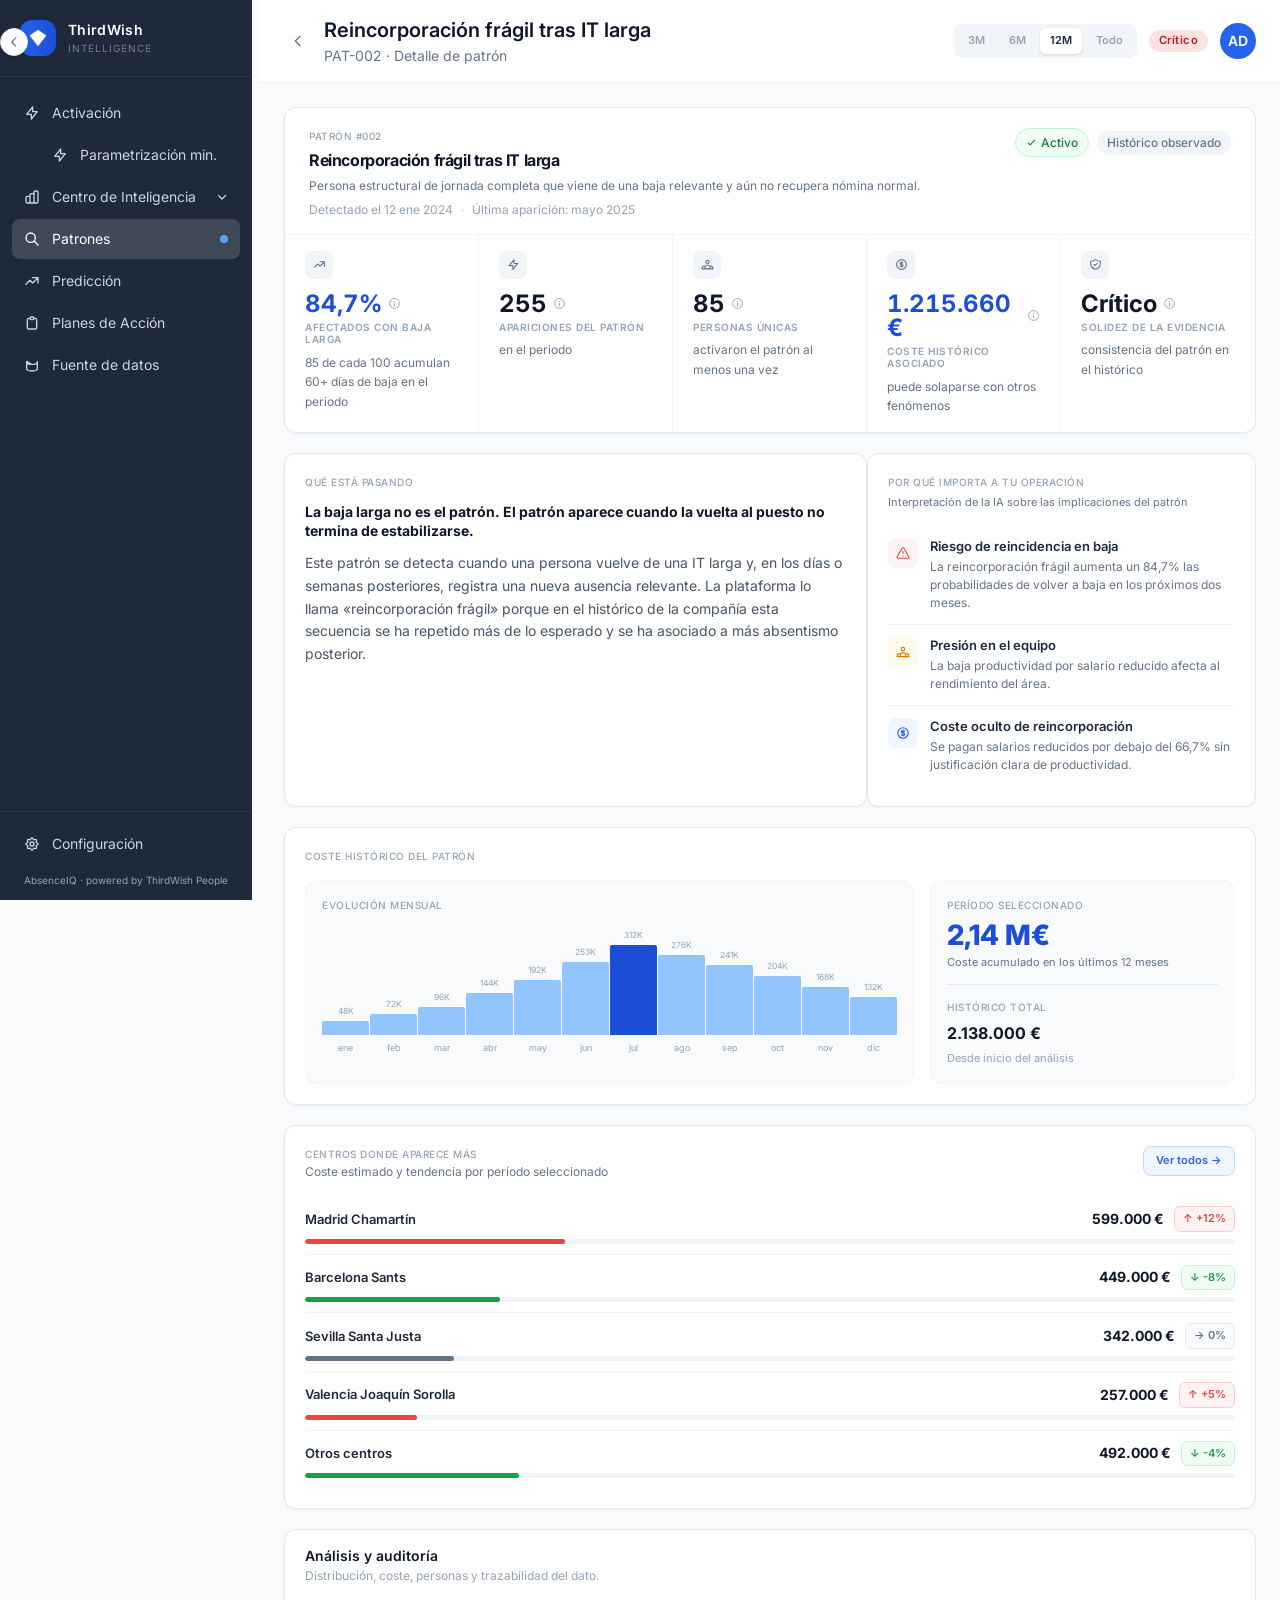
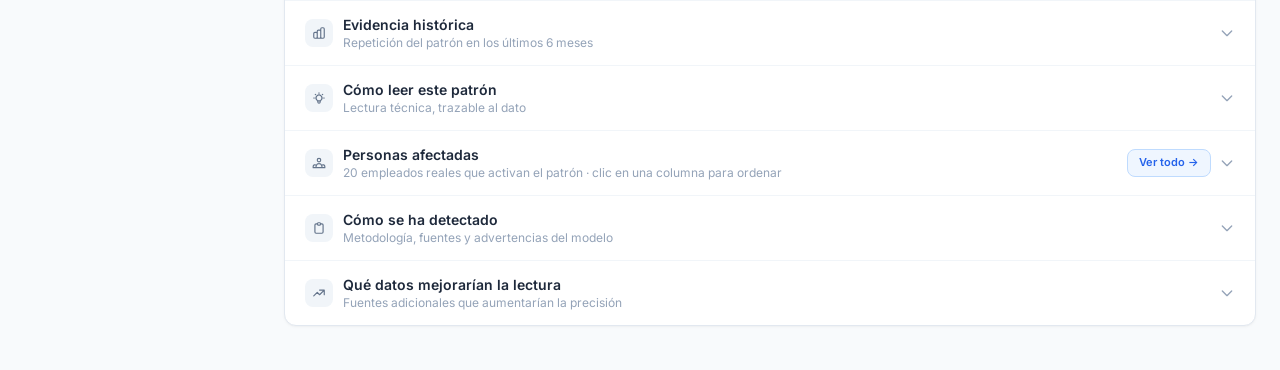
<file: pages/pat-002.html>
<!DOCTYPE html>
<html lang="es">
<head>
  <meta charset="UTF-8" />
  <meta name="viewport" content="width=device-width, initial-scale=1.0" />
  <title>PAT-002 – Reincorporación frágil tras IT larga</title>
  <link rel="preconnect" href="https://fonts.googleapis.com" />
  <link href="https://fonts.googleapis.com/css2?family=Inter:wght@400;500;600;700&display=swap" rel="stylesheet" />
  <link rel="stylesheet" href="../css/styles.css" />
  <style>
    /* ── Qué significa module ── */
    .qs-module-title {
      font-size: 9px;
      font-weight: 700;
      color: #94a3b8;
      text-transform: uppercase;
      letter-spacing: 0.1em;
      margin-bottom: 14px;
      display: flex;
      align-items: center;
      gap: 5px;
    }

    /* ── Action block ── */
    .action-block { border-top: 3px solid #2563eb !important; }
    .action-grid {
      display: grid;
      grid-template-columns: 3fr 2fr;
      gap: 24px;
    }
    @media (max-width: 1023px) { .action-grid { grid-template-columns: 1fr; } }

    /* ── Unified before/after + audience row ── */
    .unified-row {
      display: grid;
      grid-template-columns: 3fr 2fr;
    }
    @media (max-width: 1023px) {
      .unified-row { grid-template-columns: 1fr; }
      .unified-row > div:first-child { border-right: none !important; border-bottom: 1px solid #f1f5f9; }
    }

    /* ── Details accordion ── */
    details.pat-disc { border-bottom: 1px solid #f1f5f9; }
    details.pat-disc:last-child { border-bottom: none; }
    details.pat-disc > summary {
      list-style: none;
      display: flex;
      align-items: center;
      justify-content: space-between;
      padding: 14px 20px;
      cursor: pointer;
      user-select: none;
      transition: background 0.15s;
    }
    details.pat-disc > summary:hover { background: #f8fafc; }
    details.pat-disc > summary::-webkit-details-marker { display: none; }
    .disc-sum-left { display: flex; align-items: center; gap: 10px; }
    .disc-icon-wrap {
      width: 28px;
      height: 28px;
      border-radius: 8px;
      background: #f1f5f9;
      display: flex;
      align-items: center;
      justify-content: center;
      flex-shrink: 0;
    }
    .disc-chev { color: #94a3b8; transition: transform 0.2s; flex-shrink: 0; }
    details.pat-disc[open] .disc-chev { transform: rotate(180deg); }
    .disc-body-inner { padding: 4px 20px 18px; }

    /* ── JS accordion button (evidencia técnica) ── */
    .disc-accordion-btn {
      width: 100%;
      display: flex;
      align-items: center;
      justify-content: space-between;
      padding: 14px 20px;
      background: none;
      border: none;
      cursor: pointer;
      text-align: left;
      transition: background 0.15s;
    }
    .disc-accordion-btn:hover { background: #f8fafc; }

    /* ── Audiencia cards: flatten to match unified-row style ── */
    #audiencia-cards { display: flex !important; flex-direction: column; }
    #audiencia-cards > div {
      flex: 0 0 auto;
      background: none !important;
      border-radius: 0 !important;
      border: none !important;
      padding: 16px 20px !important;
    }
    #audiencia-cards > div:not(:last-child) { border-bottom: 1px solid #f1f5f9 !important; }

    /* ── Evolution narrative ── */
    #evolucion-narrativa {
      margin-top: 14px;
      background: rgba(239, 246, 255, 0.5);
      border: 1px solid #bfdbfe;
      border-radius: 8px;
      padding: 12px 14px;
    }

    /* ── Pat header card: KPI strip ── */
    .pat-kpi-strip {
      display: grid;
      grid-template-columns: repeat(5, 1fr);
      border-top: 1px solid #f1f5f9;
    }
    .pat-kpi-cell {
      padding: 16px 20px;
      border-right: 1px solid #f1f5f9;
      display: flex;
      flex-direction: column;
      gap: 3px;
    }
    .pat-kpi-cell:last-child { border-right: none; }

    /* ── Centers progress bar ── */
    .center-row-item { display: grid; grid-template-columns: 1fr 40px; gap: 8px; align-items: center; }
    .center-name     { font-size: 12.5px; color: #475569; }
    .center-track    { height: 5px; background: #dbeafe; border-radius: 999px; overflow: hidden; margin-top: 3px; }
    .center-fill     { height: 100%; background: #2563eb; border-radius: 999px; }
    .center-pct      { font-size: 12px; font-weight: 700; color: #1d4ed8; text-align: right; }

    /* ── Distribution table rows ── */
    .distrib-row {
      display: grid; grid-template-columns: 1fr auto; gap: 12px;
      align-items: center; font-size: 12.5px; color: #64748b;
      padding: 5px 0; border-bottom: 1px solid #f1f5f9;
    }
    .distrib-row:last-child { border-bottom: none; }
    .distrib-row strong { font-size: 12.5px; font-weight: 700; color: #1e293b; }

    /* ── Accordion body: expand limit ── */
    .accordion-body.open { max-height: 3000px !important; }

    /* ── Period selector pills ── */
    .periodo-btn {
      font-size: 11px; font-weight: 600; padding: 4px 10px; border-radius: 6px;
      cursor: pointer; border: none; background: transparent; color: #94a3b8;
      transition: all 0.15s;
    }
    .periodo-btn:hover { color: #475569; background: #e2e8f0; }
    .periodo-btn.active { background: #fff; color: #1e293b; box-shadow: 0 1px 3px rgba(0,0,0,0.12); }

    /* ── Centers stock rows ── */
    .center-stock-row { padding: 10px 0; border-bottom: 1px solid #f1f5f9; }
    .center-stock-row:last-child { border-bottom: none; }
    .center-stock-top { display: flex; align-items: center; justify-content: space-between; margin-bottom: 7px; }
    .center-stock-name { font-size: 13px; font-weight: 600; color: #1e293b; }
    .center-stock-right { display: flex; align-items: center; gap: 10px; flex-shrink: 0; }
    .center-stock-cost { font-size: 14px; font-weight: 700; color: #0f172a; white-space: nowrap; }
    .center-stock-badge { font-size: 11px; font-weight: 600; padding: 3px 8px; border-radius: 6px; white-space: nowrap; }
    .center-stock-track { height: 5px; background: #f1f5f9; border-radius: 999px; overflow: hidden; }
    .center-stock-fill { height: 100%; border-radius: 999px; transition: width 0.3s ease; }

    /* ── Responsive ── */
    @media (max-width: 1100px) {
      .pat-kpi-strip { grid-template-columns: repeat(3, 1fr) !important; }
    }
    @media (max-width: 768px) {
      .pat-kpi-strip { grid-template-columns: 1fr 1fr !important; }
      .pat-kpi-cell { border-right: none; border-bottom: 1px solid #f1f5f9; }
    }

    /* ── Personas table ─────────────────────────────────────── */
    .personas-table { width:100%; border-collapse:collapse; font-size:12.5px; }
    .personas-table th {
      text-align:left; padding:9px 10px;
      font-size:11px; font-weight:600; color:#94a3b8;
      border-bottom:2px solid #e2e8f0;
      cursor:pointer; user-select:none; white-space:nowrap;
    }
    .personas-table th:hover { color:#475569; }
    .personas-table td {
      padding:8px 10px; border-bottom:1px solid #f1f5f9;
      color:#374151; white-space:nowrap;
    }
    .personas-table tr:last-child td { border-bottom:none; }
    .personas-table tr:hover td { background:#f8fafc; }
    .personas-table td:first-child { font-weight:500; color:#0f172a; font-size:11.5px; }
  </style>
</head>
<body class="bg-surface-50 text-surface-900 antialiased" data-page="pat-detail">

  <div class="flex min-h-screen">

    <!-- SIDEBAR -->
    <div id="sidebar-mount"></div>

    <!-- MAIN CONTENT -->
    <div class="flex-1 flex flex-col lg:pl-[260px] min-h-screen">

      <!-- Header -->
      <header class="sticky top-0 z-30 bg-white border-b border-surface-200/60 px-6 py-4 flex items-center justify-between">
        <div class="flex items-center gap-3">
          <a href="patrones.html" class="p-1.5 rounded-lg hover:bg-surface-100 text-surface-500 hover:text-surface-700 transition-colors">
            <svg class="w-4 h-4" fill="none" stroke="currentColor" viewBox="0 0 24 24">
              <path stroke-linecap="round" stroke-linejoin="round" stroke-width="2" d="M15 19l-7-7 7-7"/>
            </svg>
          </a>
          <div>
            <h1 class="text-xl font-semibold text-surface-900">Reincorporación frágil tras IT larga</h1>
            <p class="text-sm text-surface-500 mt-0.5">PAT-002 · Detalle de patrón</p>
          </div>
        </div>
        <div class="flex items-center gap-3">
          <div id="periodo-selector" class="flex items-center gap-1 p-1 rounded-lg" style="background:#f1f5f9;">
            <button class="periodo-btn" data-meses="3">3M</button>
            <button class="periodo-btn" data-meses="6">6M</button>
            <button class="periodo-btn active" data-meses="12">12M</button>
            <button class="periodo-btn" data-meses="0">Todo</button>
          </div>
          <span class="badge badge--critico">Crítico</span>
          <button class="w-9 h-9 rounded-full bg-primary-600 flex items-center justify-center text-white text-sm font-semibold">AD</button>
        </div>
      </header>

      <!-- Page content -->
      <main class="flex-1 px-6 py-6 overflow-auto">

        <!-- ══ CABECERA ══ -->
        <div class="bg-white rounded-xl border border-surface-200 shadow-card mb-5 overflow-hidden">
          <div class="px-6 pt-5 pb-4 flex items-start justify-between gap-4 flex-wrap">
            <div>
              <p class="text-[10px] font-medium text-surface-400 uppercase tracking-wider mb-1.5">Patrón #002</p>
              <h2 class="text-[22px] font-bold text-surface-900 leading-tight tracking-tight">Reincorporación frágil tras IT larga</h2>
              <p class="text-xs text-surface-500 mt-1.5 leading-relaxed max-w-2xl">Persona estructural de jornada completa que viene de una baja relevante y aún no recupera nómina normal.</p>
              <div id="pat-meta-dates" class="flex gap-2 flex-wrap mt-1.5 text-xs text-surface-400"></div>
            </div>
            <div class="flex items-center gap-2 flex-wrap flex-shrink-0">
              <span style="display:inline-flex;align-items:center;gap:4px;font-size:12px;font-weight:500;background:#f0fdf4;color:#15803d;border:1px solid #bbf7d0;padding:4px 10px;border-radius:999px;">
                <svg style="width:11px;height:11px;" fill="none" stroke="currentColor" viewBox="0 0 24 24"><path stroke-linecap="round" stroke-linejoin="round" stroke-width="2.5" d="M5 13l4 4L19 7"/></svg>
                Activo
              </span>
              <span class="inline-flex items-center text-xs font-medium px-2.5 py-1 rounded-full bg-surface-100 text-surface-500">Histórico observado</span>
            </div>
          </div>
          <div id="pat-kpi-strip" class="pat-kpi-strip"></div>
        </div>

        <!-- ══ QUÉ ESTÁ PASANDO + SEÑAL DETECTADA ══ -->
        <div class="grid gap-5 mb-5" style="grid-template-columns:3fr 2fr;">
          <div id="pat-description-card" class="bg-white rounded-xl border border-surface-200 shadow-card p-5"></div>
          <div id="pat-formula-card" class="bg-white rounded-xl border border-surface-200 shadow-card p-5"></div>
        </div>

        <!-- Cost history card -->
        <div class="bg-white rounded-xl border border-surface-200 shadow-card mb-5 p-5">
          <div class="flex items-center justify-between mb-4">
            <p class="text-[10px] font-medium text-surface-400 uppercase tracking-wider">Coste histórico del patrón</p>
          </div>
          <div style="display:grid;grid-template-columns:2fr 1fr;gap:16px;">
            <!-- Chart sub-card -->
            <div style="background:#f8fafc;border:1px solid #f1f5f9;border-radius:12px;padding:16px;">
              <p class="text-[10px] font-medium text-surface-400 uppercase tracking-wider" style="margin-bottom:12px;">Evolución mensual</p>
              <div id="cost-bar-chart" class="flex items-end" style="height:110px;gap:1px;"></div>
              <div id="cost-bar-labels" class="flex" style="gap:1px;margin-top:6px;"></div>
            </div>
            <!-- KPI sub-card -->
            <div style="background:#f8fafc;border:1px solid #f1f5f9;border-radius:12px;padding:16px;display:flex;flex-direction:column;justify-content:space-between;">
              <div>
                <p class="text-[10px] font-medium text-surface-400 uppercase tracking-wider" style="margin-bottom:8px;">Período seleccionado</p>
                <p id="cost-period-total" style="font-size:28px;font-weight:800;color:#1d4ed8;line-height:1;tabular-nums;"></p>
                <p id="cost-period-label" style="font-size:11px;color:#64748b;margin-top:6px;line-height:1.4;"></p>
              </div>
              <div style="border-top:1px solid #e2e8f0;padding-top:14px;margin-top:14px;">
                <p class="text-[10px] font-medium text-surface-400 uppercase tracking-wider" style="margin-bottom:6px;">Histórico total</p>
                <p style="font-size:16px;font-weight:700;color:#0f172a;tabular-nums;">2.138.000 €</p>
                <p style="font-size:11px;color:#94a3b8;margin-top:3px;">Desde inicio del análisis</p>
              </div>
            </div>
          </div>
        </div>

        <!-- ══ CENTROS DONDE APARECE MÁS ══ -->
        <div class="bg-white rounded-xl border border-surface-200 shadow-card mb-5 p-5">
          <div class="flex items-start justify-between mb-4">
            <div>
              <p class="text-[10px] font-medium text-surface-400 uppercase tracking-wider">Centros donde aparece más</p>
              <p class="text-xs text-surface-500 mt-0.5">Coste estimado y tendencia por período seleccionado</p>
            </div>
            <button id="btn-ver-todos-centros" style="font-size:11px;font-weight:600;color:#2563eb;background:#eff6ff;border:1px solid #bfdbfe;padding:5px 12px;border-radius:8px;cursor:pointer;white-space:nowrap;flex-shrink:0;">Ver todos →</button>
          </div>
          <div id="pat-centers-section"></div>
        </div>

        <!-- ══ ANÁLISIS Y AUDITORÍA ══ -->
        <div class="bg-white rounded-xl border border-surface-200 shadow-card overflow-hidden mb-5">
          <div class="px-5 py-4 border-b border-surface-100">
            <h2 class="text-sm font-semibold text-surface-900">Análisis y auditoría</h2>
            <p class="text-xs text-surface-400 mt-0.5">Distribución, coste, personas y trazabilidad del dato.</p>
          </div>

          <!-- Evidencia histórica -->
          <details class="pat-disc" id="ev-historica-disc">
            <summary>
              <div class="disc-sum-left">
                <div class="disc-icon-wrap">
                  <svg class="w-3.5 h-3.5 text-surface-500" fill="none" stroke="currentColor" viewBox="0 0 24 24"><path stroke-linecap="round" stroke-linejoin="round" stroke-width="2" d="M9 19v-6a2 2 0 00-2-2H5a2 2 0 00-2 2v6a2 2 0 002 2h2a2 2 0 002-2zm0 0V9a2 2 0 012-2h2a2 2 0 012 2v10m-6 0a2 2 0 002 2h2a2 2 0 002-2m0 0V5a2 2 0 012-2h2a2 2 0 012 2v14a2 2 0 01-2 2h-2a2 2 0 01-2-2z"/></svg>
                </div>
                <div>
                  <p class="text-sm font-semibold text-surface-800">Evidencia histórica</p>
                  <p class="text-xs text-surface-400">Repetición del patrón en los últimos 6 meses</p>
                </div>
              </div>
              <svg class="disc-chev w-4 h-4" fill="none" stroke="currentColor" viewBox="0 0 24 24"><path stroke-linecap="round" stroke-linejoin="round" stroke-width="2" d="M19 9l-7 7-7-7"/></svg>
            </summary>
            <div class="disc-body-inner" id="ev-historica-body"></div>
          </details>

          <!-- Cómo leer este patrón -->
          <details class="pat-disc">
            <summary>
              <div class="disc-sum-left">
                <div class="disc-icon-wrap">
                  <svg class="w-3.5 h-3.5 text-surface-500" fill="none" stroke="currentColor" viewBox="0 0 24 24"><path stroke-linecap="round" stroke-linejoin="round" stroke-width="2" d="M9.663 17h4.673M12 3v1m6.364 1.636l-.707.707M21 12h-1M4 12H3m3.343-5.657l-.707-.707m2.828 9.9a5 5 0 117.072 0l-.548.547A3.374 3.374 0 0014 18.469V19a2 2 0 11-4 0v-.531c0-.895-.356-1.754-.988-2.386l-.548-.547z"/></svg>
                </div>
                <div>
                  <p class="text-sm font-semibold text-surface-800">Cómo leer este patrón</p>
                  <p class="text-xs text-surface-400">Lectura técnica, trazable al dato</p>
                </div>
              </div>
              <svg class="disc-chev w-4 h-4" fill="none" stroke="currentColor" viewBox="0 0 24 24"><path stroke-linecap="round" stroke-linejoin="round" stroke-width="2" d="M19 9l-7 7-7-7"/></svg>
            </summary>
            <div class="disc-body-inner" id="distrib-body"></div>
          </details>


          <!-- Personas afectadas -->
          <details class="pat-disc">
            <summary>
              <div class="disc-sum-left">
                <div class="disc-icon-wrap">
                  <svg class="w-3.5 h-3.5 text-surface-500" fill="none" stroke="currentColor" viewBox="0 0 24 24"><path stroke-linecap="round" stroke-linejoin="round" stroke-width="2" d="M17 20h5v-2a3 3 0 00-5.356-1.857M17 20H7m10 0v-2c0-.656-.126-1.283-.356-1.857M7 20H2v-2a3 3 0 015.356-1.857M7 20v-2c0-.656.126-1.283.356-1.857m0 0a5.002 5.002 0 019.288 0M15 7a3 3 0 11-6 0 3 3 0 016 0z"/></svg>
                </div>
                <div>
                  <p class="text-sm font-semibold text-surface-800">Personas afectadas</p>
                  <p id="personas-subtitle" class="text-xs text-surface-400"></p>
                </div>
              </div>
              <div style="display:flex;align-items:center;gap:8px;flex-shrink:0;">
                <button id="btn-ver-todo-personas" onclick="event.stopPropagation();openPersonasModal();" style="font-size:11px;font-weight:600;color:#2563eb;background:#eff6ff;border:1px solid #bfdbfe;padding:4px 11px;border-radius:8px;cursor:pointer;white-space:nowrap;">Ver todo →</button>
                <svg class="disc-chev w-4 h-4" fill="none" stroke="currentColor" viewBox="0 0 24 24"><path stroke-linecap="round" stroke-linejoin="round" stroke-width="2" d="M19 9l-7 7-7-7"/></svg>
              </div>
            </summary>
            <div class="disc-body-inner" style="padding:0;overflow-x:auto;">
              <div id="personas-table-container"></div>
            </div>
          </details>

          <!-- Cómo se ha detectado -->
          <details class="pat-disc">
            <summary>
              <div class="disc-sum-left">
                <div class="disc-icon-wrap">
                  <svg class="w-3.5 h-3.5 text-surface-500" fill="none" stroke="currentColor" viewBox="0 0 24 24"><path stroke-linecap="round" stroke-linejoin="round" stroke-width="2" d="M9 5H7a2 2 0 00-2 2v12a2 2 0 002 2h10a2 2 0 002-2V7a2 2 0 00-2-2h-2M9 5a2 2 0 002 2h2a2 2 0 002-2M9 5a2 2 0 012-2h2a2 2 0 012 2"/></svg>
                </div>
                <div>
                  <p class="text-sm font-semibold text-surface-800">Cómo se ha detectado</p>
                  <p class="text-xs text-surface-400">Metodología, fuentes y advertencias del modelo</p>
                </div>
              </div>
              <svg class="disc-chev w-4 h-4" fill="none" stroke="currentColor" viewBox="0 0 24 24"><path stroke-linecap="round" stroke-linejoin="round" stroke-width="2" d="M19 9l-7 7-7-7"/></svg>
            </summary>
            <div class="disc-body-inner" id="ev-content"></div>
          </details>

          <!-- Qué datos mejorarían la lectura -->
          <details class="pat-disc">
            <summary>
              <div class="disc-sum-left">
                <div class="disc-icon-wrap">
                  <svg class="w-3.5 h-3.5 text-surface-500" fill="none" stroke="currentColor" viewBox="0 0 24 24"><path stroke-linecap="round" stroke-linejoin="round" stroke-width="2" d="M13 7h8m0 0v8m0-8l-8 8-4-4-6 6"/></svg>
                </div>
                <div>
                  <p class="text-sm font-semibold text-surface-800">Qué datos mejorarían la lectura</p>
                  <p class="text-xs text-surface-400">Fuentes adicionales que aumentarían la precisión</p>
                </div>
              </div>
              <svg class="disc-chev w-4 h-4" fill="none" stroke="currentColor" viewBox="0 0 24 24"><path stroke-linecap="round" stroke-linejoin="round" stroke-width="2" d="M19 9l-7 7-7-7"/></svg>
            </summary>
            <div class="disc-body-inner" id="datos-mejoran-body"></div>
          </details>

        </div>

        <!-- hidden fallbacks for JS compatibility -->
        <div style="display:none">
          <div id="metric-buttons"></div><div id="evolucion-chips"></div>
          <div id="evolucion-narrativa"><p id="evolucion-narrativa-texto"></p></div>
          <canvas id="chart-timeline"></canvas>
          <span id="intervencion-label"></span>
          <span id="pre-label"></span><span id="pre-valor"></span><span id="pre-descripcion"></span><span id="pre-rango"></span>
          <span id="post-label"></span><span id="post-valor"></span><span id="post-descripcion"></span><span id="post-rango"></span>
          <span id="cambio-valor"></span><span id="cambio-importe"></span><span id="cambio-estado"></span><span id="cambio-descripcion"></span>
          <div id="audiencia-cards"></div>
          <div id="impacto-desglose"></div><canvas id="chart-impacto"></canvas>
          <span id="rec-que"></span><div id="rec-pasos"></div><span id="rec-colectivo"></span>
          <span id="rec-responsable"></span><span id="rec-impacto"></span><span id="rec-plazo"></span><span id="rec-porque"></span>
          <div id="consultor-contextos"></div><div id="consultor-preguntas"></div>
          <div id="chat-area"></div><input id="consultor-input"/><button id="consultor-send"></button>
          <div id="condiciones-lista"></div><div id="solapamiento-lista"></div><div id="pat-impacto-row"></div><div id="coste-categorias"></div>
          <button id="accordion-btn"></button><div id="accordion-body"></div>
          <div id="relevancia-cards"></div><span id="pat-resumen"></span><span id="senal-chips"></span><span id="kpi-variables"></span>
          <span id="kpi-impacto"></span><span id="kpi-personas"></span><span id="kpi-confianza"></span>
          <div id="que-significa-list"></div><div id="que-no-significa-list"></div>
          <p id="centros-list"></p><p id="turnos-list"></p><div id="perfiles-list"></div><div id="equipos-list"></div>
        </div>

      </main>
    </div>
  </div>

  <script src="../js/data/pat-002-data.js"></script>
  <script src="../js/components/sidebar.js"></script>
  <script src="../js/components/charts.js"></script>
  <script src="../js/main.js"></script>

  <!-- Modal: todos los centros -->
  <div id="modal-centros" style="display:none;position:fixed;inset:0;z-index:60;align-items:center;justify-content:center;background:rgba(15,23,42,0.4);backdrop-filter:blur(2px);">
    <div style="background:white;border-radius:16px;width:min(580px,90vw);max-height:80vh;overflow:hidden;display:flex;flex-direction:column;box-shadow:0 20px 60px rgba(0,0,0,0.18);">
      <div style="padding:20px 24px;border-bottom:1px solid #e2e8f0;display:flex;align-items:center;justify-content:space-between;flex-shrink:0;">
        <div>
          <p style="font-size:14px;font-weight:700;color:#0f172a;margin:0;">Centros donde aparece más</p>
          <p style="font-size:11px;color:#94a3b8;margin:4px 0 0;">Distribución de coste y tendencia por centro</p>
        </div>
        <button id="modal-centros-close" style="width:32px;height:32px;border-radius:8px;border:none;background:#f1f5f9;cursor:pointer;display:flex;align-items:center;justify-content:center;">
          <svg style="width:14px;height:14px;color:#64748b;" fill="none" stroke="currentColor" viewBox="0 0 24 24"><path stroke-linecap="round" stroke-linejoin="round" stroke-width="2" d="M6 18L18 6M6 6l12 12"/></svg>
        </button>
      </div>
      <div id="modal-centros-body" style="overflow-y:auto;padding:20px 24px;"></div>
    </div>
  </div>

  <!-- Modal: todas las personas -->
  <div id="modal-personas" style="display:none;position:fixed;inset:0;z-index:60;align-items:center;justify-content:center;background:rgba(15,23,42,0.4);backdrop-filter:blur(2px);">
    <div style="background:white;border-radius:16px;width:min(960px,96vw);max-height:88vh;overflow:hidden;display:flex;flex-direction:column;box-shadow:0 20px 60px rgba(0,0,0,0.18);">
      <div style="padding:20px 24px;border-bottom:1px solid #e2e8f0;display:flex;align-items:center;justify-content:space-between;flex-shrink:0;">
        <div>
          <p style="font-size:14px;font-weight:700;color:#0f172a;margin:0;">Personas afectadas</p>
          <p id="modal-personas-subtitle" style="font-size:11px;color:#94a3b8;margin:4px 0 0;"></p>
        </div>
        <button id="modal-personas-close" style="width:32px;height:32px;border-radius:8px;border:none;background:#f1f5f9;cursor:pointer;display:flex;align-items:center;justify-content:center;">
          <svg style="width:14px;height:14px;color:#64748b;" fill="none" stroke="currentColor" viewBox="0 0 24 24"><path stroke-linecap="round" stroke-linejoin="round" stroke-width="2" d="M6 18L18 6M6 6l12 12"/></svg>
        </button>
      </div>
      <div id="modal-personas-body" style="overflow:auto;padding:0;"></div>
    </div>
  </div>

</body>
</html>
</file>
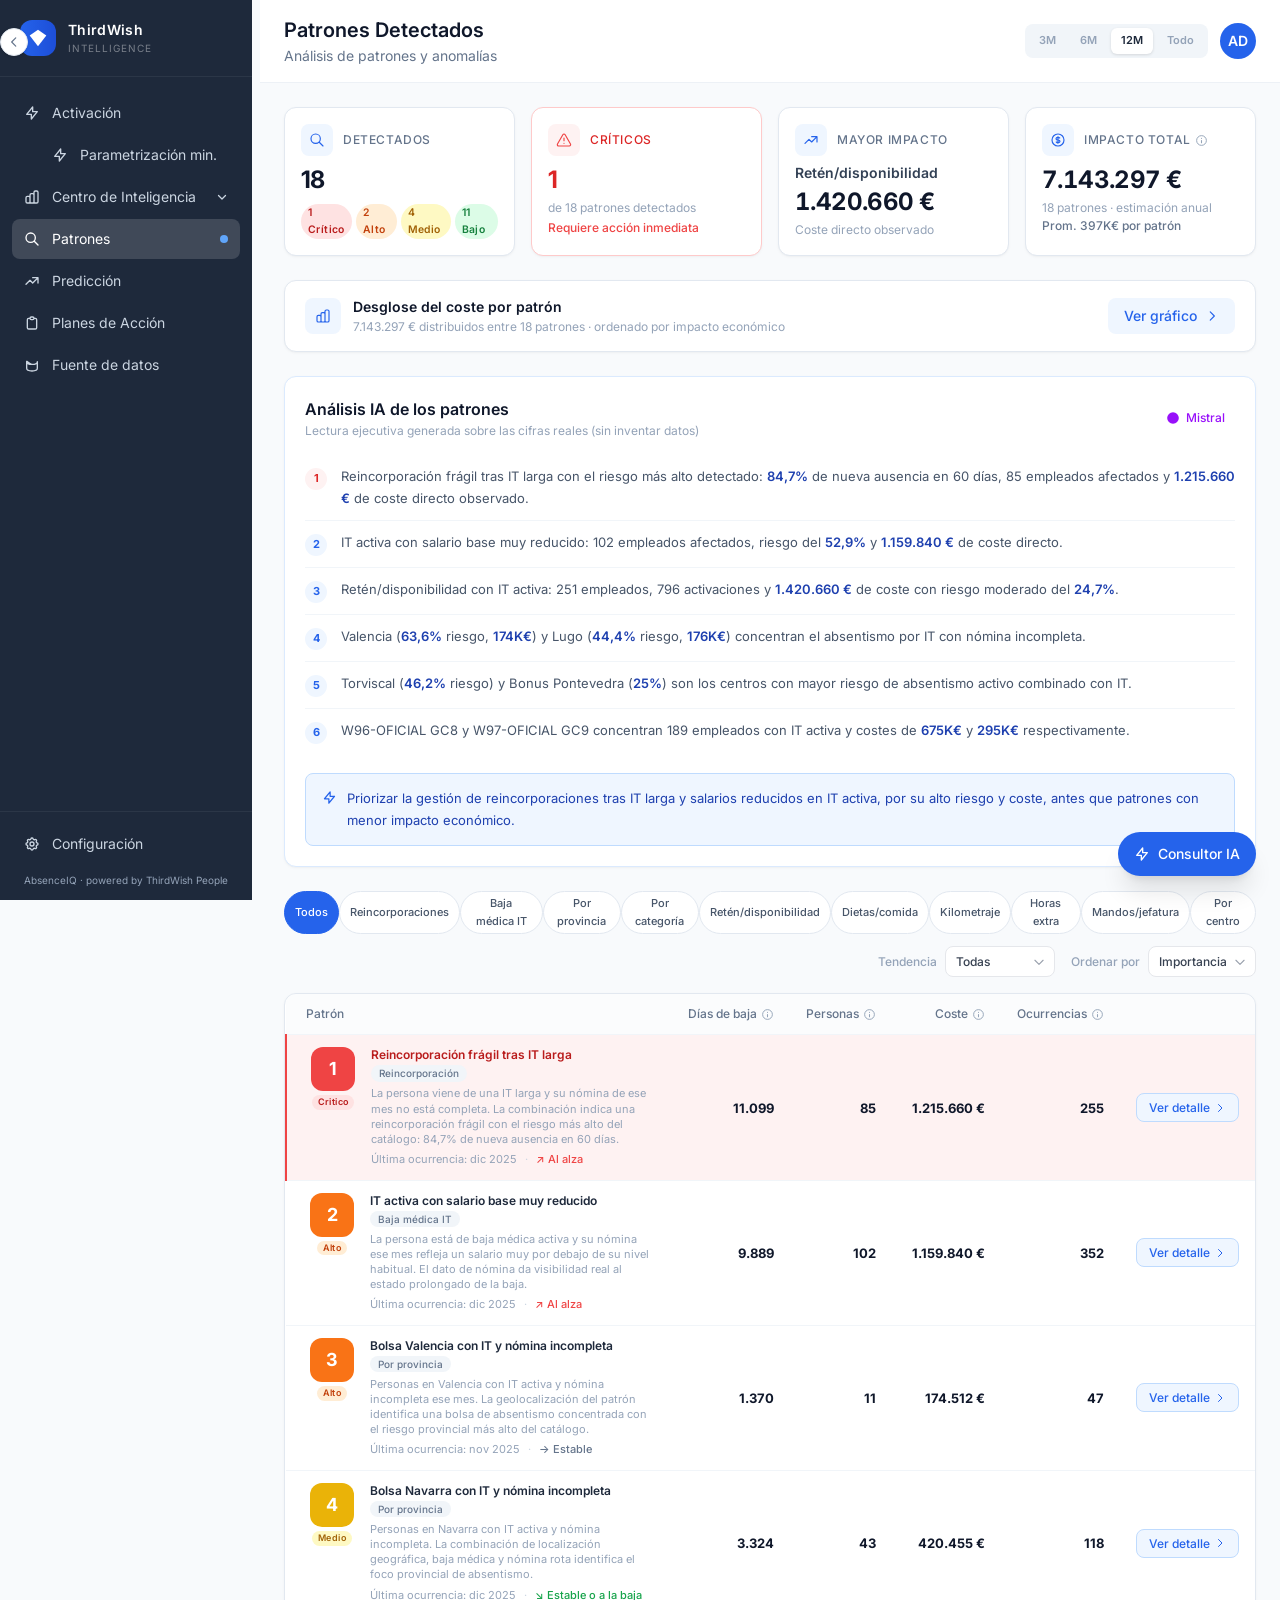
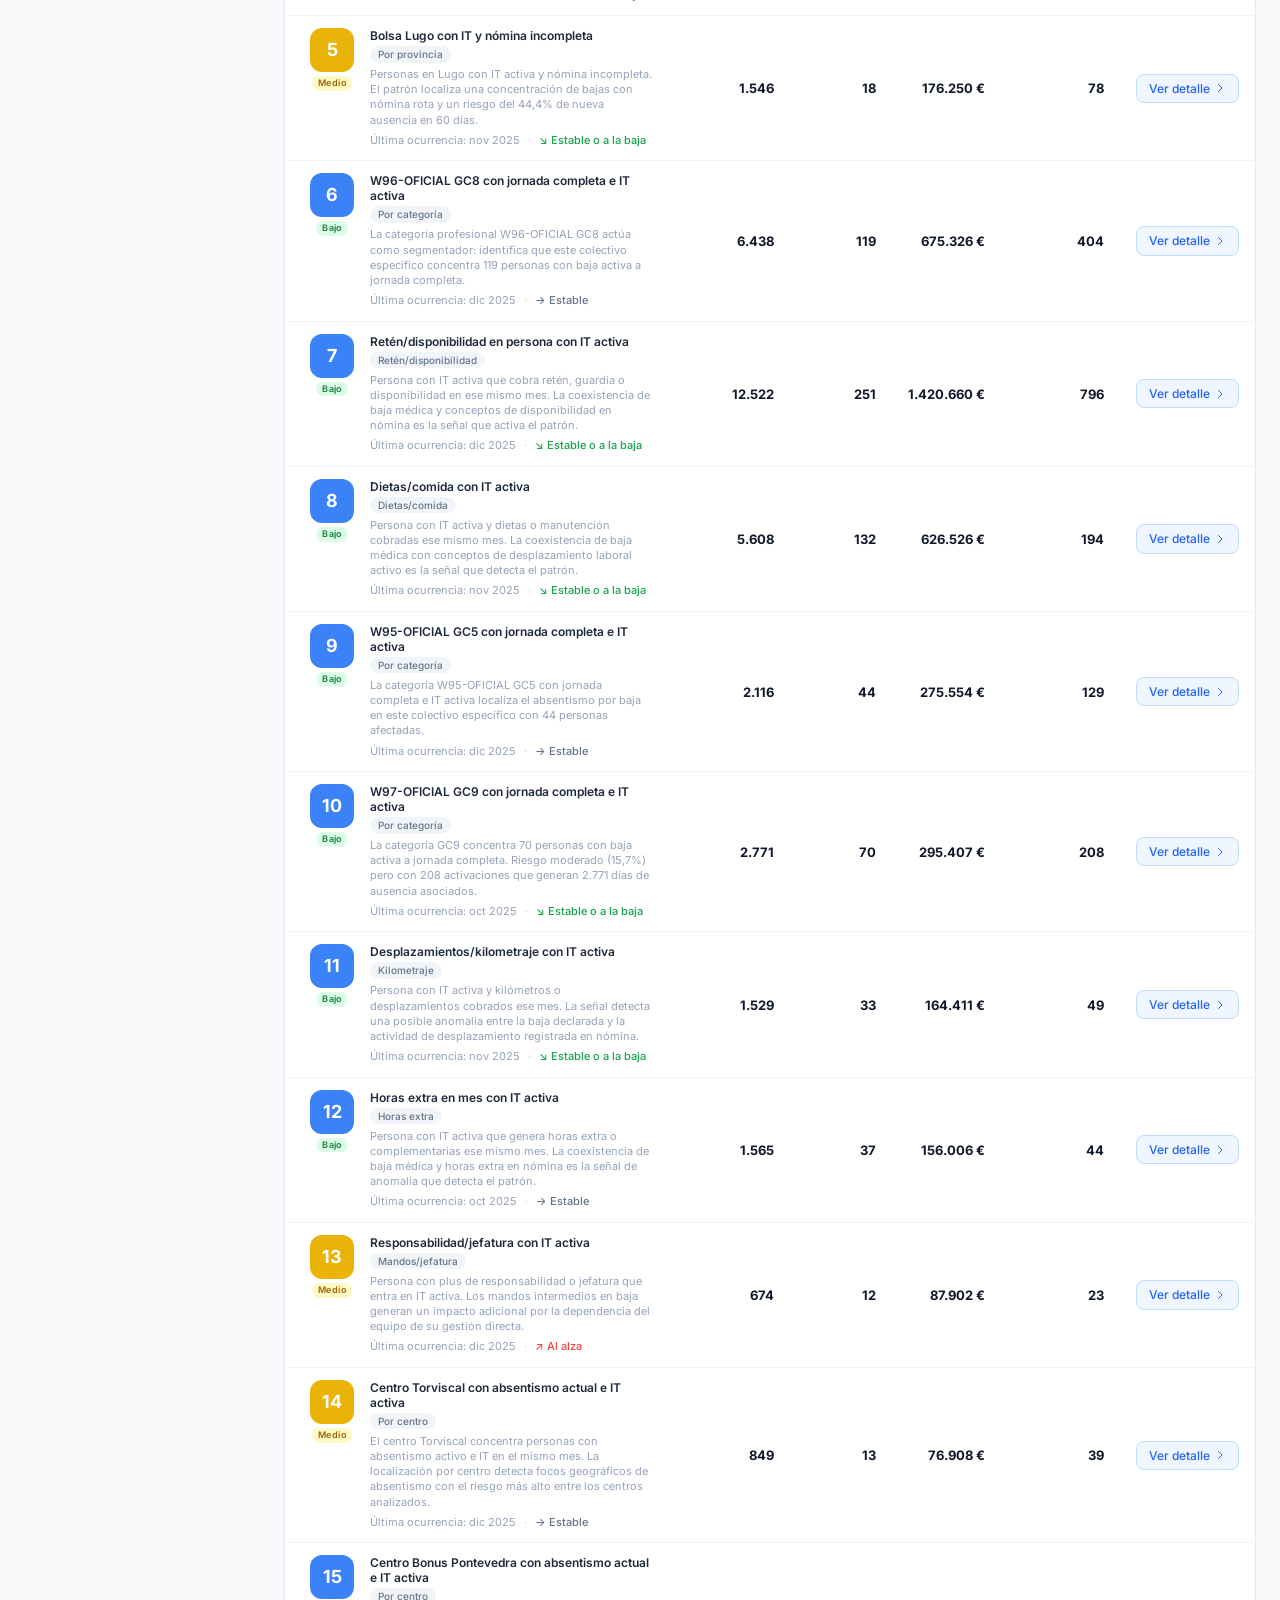
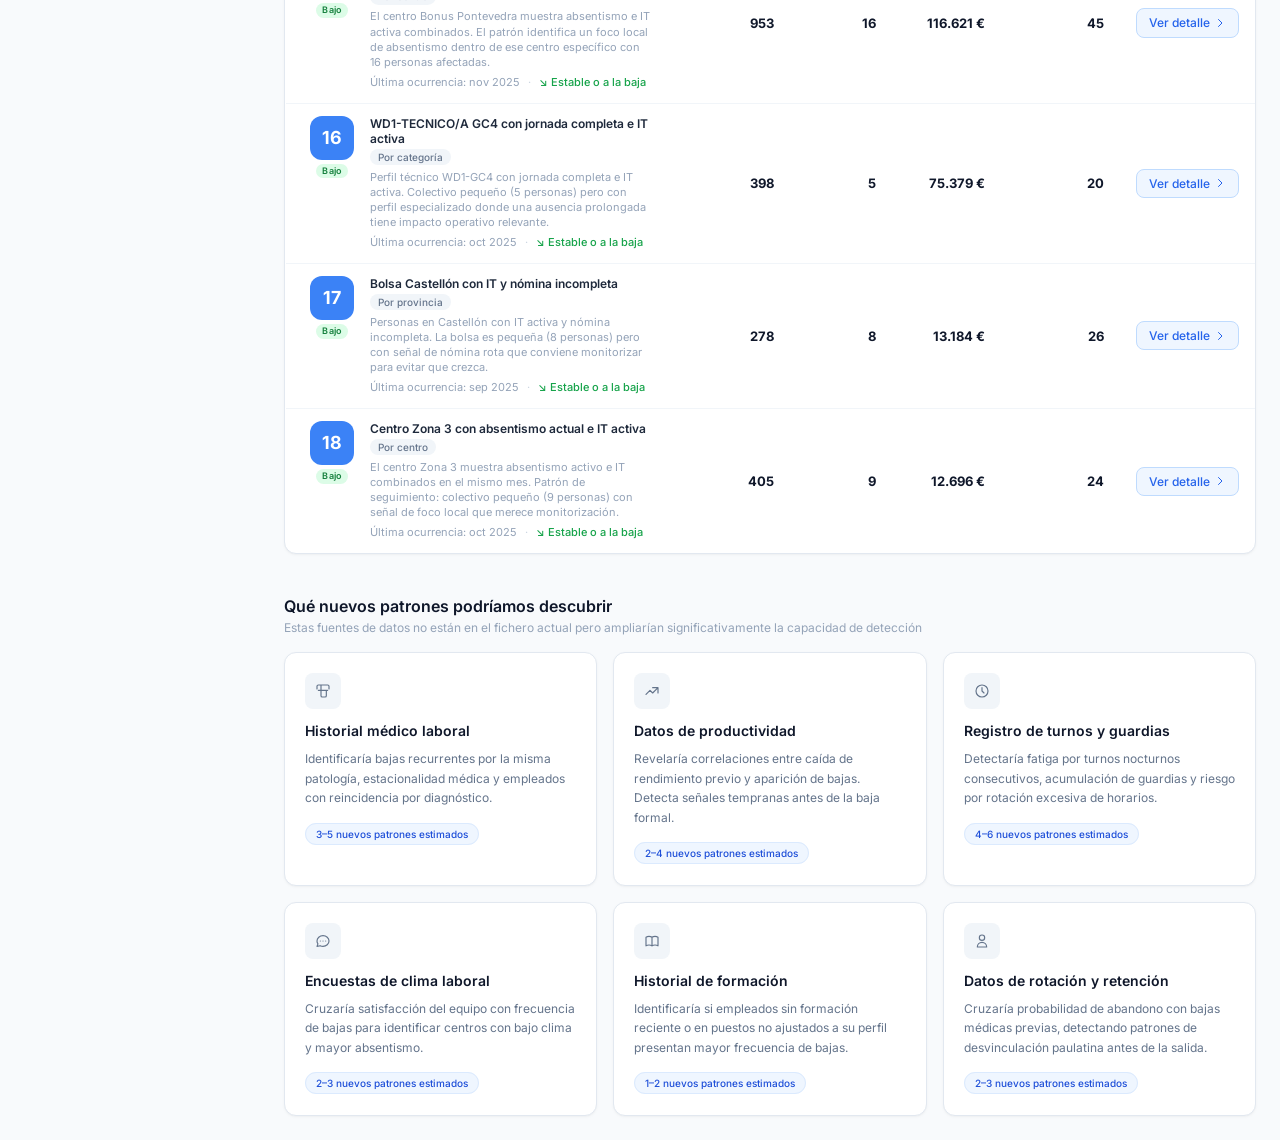
<file: pages/patrones.html>
<!DOCTYPE html>
<html lang="es">
<head>
  <meta charset="UTF-8" />
  <meta name="viewport" content="width=device-width, initial-scale=1.0" />
  <title>Patrones Detectados – ThirdWish Intelligence</title>
  <link rel="preconnect" href="https://fonts.googleapis.com" />
  <link href="https://fonts.googleapis.com/css2?family=Inter:wght@400;500;600;700&display=swap" rel="stylesheet" />
  <link rel="stylesheet" href="../css/styles.css" />
  <style>
    .ai-disc-item > summary { list-style: none; }
    .ai-disc-item > summary::-webkit-details-marker { display: none; }
    .ai-disc-chevron { transition: transform 0.2s; }
    .ai-disc-item[open] .ai-disc-chevron { transform: rotate(180deg); }
    #filter-buttons { scrollbar-width: none; -ms-overflow-style: none; }
    #filter-buttons::-webkit-scrollbar { display: none; }
    #filter-buttons .filter-btn,
    #estado-filter-buttons .filter-btn { font-size: 11px; padding: 3px 10px; }
    #patrones-table th { white-space: nowrap; }
    .toggle-switch { display: inline-flex; align-items: center; cursor: pointer; }
    .toggle-track { display: block; width: 32px; height: 18px; border-radius: 999px; background: #cbd5e1; transition: background 0.18s; position: relative; }
    .toggle-switch input:checked + .toggle-track { background: #16a34a; }
    .toggle-thumb { position: absolute; top: 2px; left: 2px; width: 14px; height: 14px; border-radius: 50%; background: #fff; transition: transform 0.18s; box-shadow: 0 1px 2px rgba(0,0,0,0.2); }
    .toggle-switch input:checked + .toggle-track .toggle-thumb { transform: translateX(14px); }
    .filter-select {
      font-size: 12px; color: #374151; font-weight: 500;
      border: 1px solid #e5e7eb; border-radius: 8px;
      padding: 5px 28px 5px 10px;
      background: #fff url("data:image/svg+xml,%3Csvg xmlns='http://www.w3.org/2000/svg' fill='none' stroke='%239ca3af' viewBox='0 0 24 24'%3E%3Cpath stroke-linecap='round' stroke-linejoin='round' stroke-width='2' d='M19 9l-7 7-7-7'/%3E%3C/svg%3E") no-repeat right 8px center;
      background-size: 14px; cursor: pointer; appearance: none; -webkit-appearance: none; outline: none;
    }
    .filter-select:focus { border-color: #93c5fd; box-shadow: 0 0 0 2px rgba(147,197,253,0.25); }
    .periodo-btn {
      font-size: 11px; font-weight: 600; padding: 4px 10px; border-radius: 6px;
      cursor: pointer; border: none; background: transparent; color: #94a3b8;
      transition: all 0.15s;
    }
    .periodo-btn:hover { color: #475569; background: #e2e8f0; }
    .periodo-btn.active { background: #fff; color: #1e293b; box-shadow: 0 1px 3px rgba(0,0,0,0.12); }
  </style>
</head>
<body class="bg-surface-50 text-surface-900 antialiased" data-page="patrones">

  <div class="flex min-h-screen">

    <!-- SIDEBAR (montado por sidebar.js) -->
    <div id="sidebar-mount"></div>

    <!-- ====== MAIN CONTENT ====== -->
    <div class="flex-1 flex flex-col lg:pl-[260px] min-h-screen">

      <!-- Header -->
      <header class="sticky top-0 z-30 bg-white border-b border-surface-200/60 px-6 py-4 flex items-center justify-between">
        <div>
          <h1 class="text-xl font-semibold text-surface-900">Patrones Detectados</h1>
          <p class="text-sm text-surface-500 mt-0.5">Análisis de patrones y anomalías</p>
        </div>
        <div class="flex items-center gap-3">
          <div id="periodo-selector" class="flex items-center gap-1 p-1 rounded-lg" style="background:#f1f5f9;">
            <button class="periodo-btn" data-meses="3">3M</button>
            <button class="periodo-btn" data-meses="6">6M</button>
            <button class="periodo-btn active" data-meses="12">12M</button>
            <button class="periodo-btn" data-meses="0">Todo</button>
          </div>
          <button class="w-9 h-9 rounded-full bg-primary-600 flex items-center justify-center text-white text-sm font-semibold">AD</button>
        </div>
      </header>

      <!-- Page content -->
      <main class="flex-1 px-6 py-6 overflow-auto">

        <!-- ── KPI Cards ── -->
        <div class="grid grid-cols-2 lg:grid-cols-4 gap-4 mb-6">

          <!-- Detectados -->
          <div class="bg-white rounded-xl border border-surface-200 p-4 shadow-card">
            <div class="flex items-center gap-2.5 mb-2">
              <div class="flex items-center justify-center w-8 h-8 rounded-lg bg-primary-50 shrink-0">
                <svg class="w-4 h-4 text-primary-600" fill="none" stroke="currentColor" stroke-width="1.75" stroke-linecap="round" stroke-linejoin="round" viewBox="0 0 24 24">
                  <path d="M21 21l-6-6m2-5a7 7 0 11-14 0 7 7 0 0114 0z"/>
                </svg>
              </div>
              <p class="text-xs font-medium text-surface-500 uppercase tracking-wider">Detectados</p>
            </div>
            <p id="kpi-detectados-count" class="text-2xl font-bold text-surface-900 tracking-tight mb-2">18</p>
<div id="kpi-detectados-badges" class="flex gap-1"><span class="badge badge--critico badge--xs">1 crítico</span><span class="badge badge--alto badge--xs">2 alto</span><span class="badge badge--medio badge--xs">4 medio</span><span class="badge badge--bajo badge--xs">11 bajo</span></div>
          </div>

          <!-- Críticos -->
          <div class="bg-white rounded-xl border border-critical-200 p-4 shadow-card">
            <div class="flex items-center gap-2.5 mb-2">
              <div class="flex items-center justify-center w-8 h-8 rounded-lg bg-critical-50 shrink-0">
                <svg class="w-4 h-4 text-critical-500" fill="none" stroke="currentColor" stroke-width="1.75" stroke-linecap="round" stroke-linejoin="round" viewBox="0 0 24 24">
                  <path d="m21.73 18-8-14a2 2 0 0 0-3.48 0l-8 14A2 2 0 0 0 4 21h16a2 2 0 0 0 1.73-3"/>
                  <path d="M12 9v4"/>
                  <path d="M12 17h.01"/>
                </svg>
              </div>
              <p class="text-xs font-medium text-critical-600 uppercase tracking-wider">Críticos</p>
            </div>
            <p class="text-2xl font-bold text-critical-600 tracking-tight">1</p>
            <p id="kpi-criticos-sub" class="text-xs text-surface-400 mt-1">de 18 patrones detectados</p>
            <p class="text-xs text-critical-500 font-medium mt-1">Requiere acción inmediata</p>
          </div>

          <!-- Mayor impacto -->
          <div class="bg-white rounded-xl border border-surface-200 p-4 shadow-card">
            <div class="flex items-center gap-2.5 mb-2">
              <div class="flex items-center justify-center w-8 h-8 rounded-lg bg-primary-50 shrink-0">
                <svg class="w-4 h-4 text-primary-600" fill="none" stroke="currentColor" stroke-width="1.75" stroke-linecap="round" stroke-linejoin="round" viewBox="0 0 24 24">
                  <path d="M13 7h8m0 0v8m0-8l-8 8-4-4-6 6"/>
                </svg>
              </div>
              <p class="text-xs font-medium text-surface-500 uppercase tracking-wider">Mayor impacto</p>
            </div>
            <p class="text-sm font-semibold text-surface-700 leading-tight mb-1">Retén/disponibilidad</p>
            <p id="kpi-mayor-impacto-coste" class="text-2xl font-bold text-surface-900 tracking-tight tabular-nums">1.420.660 €</p>
            <p class="text-xs text-surface-400 mt-1">Coste directo observado</p>
          </div>

          <!-- Impacto total -->
          <div class="bg-white rounded-xl border border-surface-200 p-4 shadow-card">
            <div class="flex items-center gap-2.5 mb-2">
              <div class="flex items-center justify-center w-8 h-8 rounded-lg bg-primary-50 shrink-0">
                <svg class="w-4 h-4 text-primary-600" fill="none" stroke="currentColor" stroke-width="1.75" stroke-linecap="round" stroke-linejoin="round" viewBox="0 0 24 24">
                  <path d="M12 8c-1.657 0-3 .895-3 2s1.343 2 3 2 3 .895 3 2-1.343 2-3 2m0-8c1.11 0 2.08.402 2.599 1M12 8V7m0 1v8m0 0v1m0-1c-1.11 0-2.08-.402-2.599-1M21 12a9 9 0 11-18 0 9 9 0 0118 0z"/>
                </svg>
              </div>
              <div class="flex items-center gap-1 min-w-0">
                <p class="text-xs font-medium text-surface-500 uppercase tracking-wider">Impacto total</p>
                <div class="kpi-info-wrap">
                  <svg class="kpi-info-icon" fill="none" stroke="currentColor" viewBox="0 0 24 24"><circle cx="12" cy="12" r="9" stroke-width="1.75"/><path d="M12 16v-4M12 8h.01" stroke-width="2" stroke-linecap="round" stroke-linejoin="round"/></svg>
                  <div class="kpi-tooltip kpi-tooltip--below">Suma del coste directo de los 18 patrones. Un mismo empleado puede activar varios patrones — los costes se solapan. No sumar directamente sin revisar solapamientos por patrón.</div>
                </div>
              </div>
            </div>
            <p id="kpi-impacto-total" class="text-2xl font-bold text-surface-900 tracking-tight tabular-nums">7.143.297 €</p>
            <p id="kpi-impacto-sub" class="text-xs text-surface-400 mt-1">18 patrones · estimación anual</p>
            <p id="kpi-impacto-prom" class="text-xs text-surface-500 font-medium mt-0.5">Prom. 397K€ por patrón</p>
          </div>

        </div>

        <!-- ── Desglose del coste ── -->
        <div class="bg-white rounded-xl border border-surface-200 shadow-card px-5 py-4 mb-6 flex items-center justify-between">
          <div class="flex items-center gap-3">
            <div class="w-9 h-9 rounded-lg bg-primary-50 flex items-center justify-center shrink-0">
              <svg class="w-4 h-4 text-primary-600" fill="none" stroke="currentColor" viewBox="0 0 24 24">
                <path stroke-linecap="round" stroke-linejoin="round" stroke-width="1.75" d="M9 19v-6a2 2 0 00-2-2H5a2 2 0 00-2 2v6a2 2 0 002 2h2a2 2 0 002-2zm0 0V9a2 2 0 012-2h2a2 2 0 012 2v10m-6 0a2 2 0 002 2h2a2 2 0 002-2m0 0V5a2 2 0 012-2h2a2 2 0 012 2v14a2 2 0 01-2 2h-2a2 2 0 01-2-2z"/>
              </svg>
            </div>
            <div>
              <p class="text-sm font-semibold text-surface-900">Desglose del coste por patrón</p>
              <p class="text-xs text-surface-400 mt-0.5">7.143.297 € distribuidos entre 18 patrones · ordenado por impacto económico</p>
            </div>
          </div>
          <button id="btn-desglose-costes" class="inline-flex items-center gap-2 text-sm font-medium text-primary-600 bg-primary-50 hover:bg-primary-100 px-4 py-2 rounded-lg transition-colors whitespace-nowrap">
            Ver gráfico
            <svg class="w-3.5 h-3.5" fill="none" stroke="currentColor" viewBox="0 0 24 24">
              <path stroke-linecap="round" stroke-linejoin="round" stroke-width="2" d="M9 5l7 7-7 7"/>
            </svg>
          </button>
        </div>

        <!-- ── Análisis IA ── -->
        <div class="bg-white rounded-xl border border-primary-100 p-5 mb-6 shadow-card">
          <div class="flex items-center justify-between mb-3">
            <div>
              <h2 class="text-base font-semibold text-surface-900">Análisis IA de los patrones</h2>
              <p class="text-xs text-surface-400 mt-0.5">Lectura ejecutiva generada sobre las cifras reales (sin inventar datos)</p>
            </div>
            <span class="inline-flex items-center gap-1.5 text-xs text-purple-600 bg-purple-500/10 px-2.5 py-1 rounded-full font-medium">
              <svg class="w-3.5 h-3.5" fill="currentColor" viewBox="0 0 24 24"><path d="M12 2a10 10 0 100 20A10 10 0 0012 2z"/></svg>
              Mistral
            </span>
          </div>
          <div id="ai-analysis-list"></div>
        </div>

        <!-- ── Filtros ── -->
        <div class="flex flex-nowrap justify-between mb-3" id="filter-buttons">
          <!-- Poblado por filters.js -->
        </div>

        <!-- ── Ordenación ── -->
        <div class="flex items-center justify-end gap-4 mb-4">
          <div class="flex items-center gap-2">
            <span class="text-xs font-medium text-surface-400">Tendencia</span>
            <select id="tendencia-select" class="filter-select">
              <option value="todas">Todas</option>
              <option value="creciente">Creciente</option>
              <option value="decreciente">Decreciente</option>
            </select>
          </div>
          <div class="flex items-center gap-2">
            <span class="text-xs font-medium text-surface-400">Ordenar por</span>
            <select id="sort-select" class="filter-select">
              <option value="importancia">Importancia</option>
              <option value="coste">Coste</option>
              <option value="riesgo">Riesgo 60d</option>
              <option value="empleados">Empleados</option>
            </select>
          </div>
        </div>

        <!-- ── Tabla de patrones ── -->
        <div class="bg-white rounded-xl border border-surface-200 shadow-card overflow-hidden">
          <div class="overflow-x-auto">
            <table class="w-full text-sm" id="patrones-table">
              <thead>
                <tr class="border-b border-surface-100 bg-surface-50/50">
                  <th class="text-left px-5 py-3 text-xs font-medium text-surface-500">Patrón</th>
                  <th class="text-right px-4 py-3 text-xs font-medium text-surface-500 min-w-[100px]">
                    <div class="flex items-center justify-end gap-1">Días de baja
                      <span class="kpi-info-wrap" data-th-tooltip="Total de días de baja asociados a las personas incluidas en este patrón durante el período analizado.">
                        <svg class="kpi-info-icon" fill="none" stroke="currentColor" viewBox="0 0 24 24"><circle cx="12" cy="12" r="9" stroke-width="1.75"/><path d="M12 16v-4M12 8h.01" stroke-width="2" stroke-linecap="round" stroke-linejoin="round"/></svg>
                      </span>
                    </div>
                  </th>
                  <th class="text-right px-4 py-3 text-xs font-medium text-surface-500 min-w-[80px]">
                    <div class="flex items-center justify-end gap-1">Personas
                      <span class="kpi-info-wrap" data-th-tooltip="Número de empleados únicos que han activado el patrón al menos una vez en el período analizado.">
                        <svg class="kpi-info-icon" fill="none" stroke="currentColor" viewBox="0 0 24 24"><circle cx="12" cy="12" r="9" stroke-width="1.75"/><path d="M12 16v-4M12 8h.01" stroke-width="2" stroke-linecap="round" stroke-linejoin="round"/></svg>
                      </span>
                    </div>
                  </th>
                  <th class="text-right px-4 py-3 text-xs font-medium text-surface-500 min-w-[130px]">
                    <div class="flex items-center justify-end gap-1">Coste
                      <span class="kpi-info-wrap" data-th-tooltip="Estimación del coste laboral: salario base + complementos + coste de sustitución. No incluye impacto en productividad ni costes indirectos.">
                        <svg class="kpi-info-icon" fill="none" stroke="currentColor" viewBox="0 0 24 24"><circle cx="12" cy="12" r="9" stroke-width="1.75"/><path d="M12 16v-4M12 8h.01" stroke-width="2" stroke-linecap="round" stroke-linejoin="round"/></svg>
                      </span>
                    </div>
                  </th>
                  <th class="text-right px-4 py-3 text-xs font-medium text-surface-500 min-w-[100px]">
                    <div class="flex items-center justify-end gap-1">Ocurrencias
                      <span class="kpi-info-wrap" data-th-tooltip="Número de veces que el patrón se ha activado durante el período. Una misma persona puede contribuir con varias activaciones.">
                        <svg class="kpi-info-icon" fill="none" stroke="currentColor" viewBox="0 0 24 24"><circle cx="12" cy="12" r="9" stroke-width="1.75"/><path d="M12 16v-4M12 8h.01" stroke-width="2" stroke-linecap="round" stroke-linejoin="round"/></svg>
                      </span>
                    </div>
                  </th>
                  <th class="px-4 py-3 min-w-[120px]"></th>
                </tr>
              </thead>
              <tbody id="patrones-table-body" class="divide-y divide-surface-100">
                <!-- Poblado por main.js -->
              </tbody>
            </table>
          </div>
        </div>

        <!-- ── Qué nuevos patrones podríamos descubrir ── -->
        <div style="margin-top: 40px;">
          <div class="mb-4">
            <h2 class="text-base font-semibold text-surface-900">Qué nuevos patrones podríamos descubrir</h2>
            <p class="text-xs text-surface-400 mt-0.5">Estas fuentes de datos no están en el fichero actual pero ampliarían significativamente la capacidad de detección</p>
          </div>
          <div class="grid grid-cols-2 lg:grid-cols-3 gap-4" id="nuevas-fuentes-grid"></div>
        </div>

      </main>
    </div>
  </div>

  <!-- Modal: desglose del coste por patrón -->
  <div id="modal-desglose" class="fixed inset-0 z-50 flex items-center justify-center hidden" style="background: rgba(15,23,42,0.55);">
    <div class="bg-white rounded-xl w-full flex flex-col mx-4" style="max-width:920px;max-height:90vh;">
      <div class="px-6 py-4 border-b border-surface-100 flex items-center justify-between shrink-0">
        <div>
          <h3 class="text-base font-semibold text-surface-900">Desglose del coste por patrón</h3>
          <p class="text-xs text-surface-400 mt-0.5">Ordenado de mayor a menor coste directo · 7.143.297 € en total</p>
        </div>
        <button id="modal-close" class="w-8 h-8 rounded-lg hover:bg-surface-100 flex items-center justify-center transition-colors text-surface-400 hover:text-surface-600">
          <svg class="w-4 h-4" fill="none" stroke="currentColor" viewBox="0 0 24 24">
            <path stroke-linecap="round" stroke-linejoin="round" stroke-width="2" d="M6 18L18 6M6 6l12 12"/>
          </svg>
        </button>
      </div>
      <div class="p-6 overflow-y-auto">
        <div id="chart-costes-barra-container"></div>
        <div class="flex flex-wrap gap-5 mt-4 pt-4 border-t border-surface-100">
          <span class="flex items-center gap-2 text-xs text-surface-600">
            <span style="width:12px;height:12px;border-radius:3px;background:#ef4444;display:inline-block;flex-shrink:0;"></span>Crítico
          </span>
          <span class="flex items-center gap-2 text-xs text-surface-600">
            <span style="width:12px;height:12px;border-radius:3px;background:#f97316;display:inline-block;flex-shrink:0;"></span>Alto
          </span>
          <span class="flex items-center gap-2 text-xs text-surface-600">
            <span style="width:12px;height:12px;border-radius:3px;background:#f59e0b;display:inline-block;flex-shrink:0;"></span>Medio
          </span>
          <span class="flex items-center gap-2 text-xs text-surface-600">
            <span style="width:12px;height:12px;border-radius:3px;background:#3b82f6;display:inline-block;flex-shrink:0;"></span>Bajo
          </span>
        </div>
      </div>
    </div>
  </div>

  <!-- Botón flotante IA -->
  <button class="fixed bottom-6 right-6 z-50 flex items-center gap-2 bg-primary-600 hover:bg-primary-700 text-white px-4 py-3 rounded-full shadow-xl transition-colors text-sm font-medium">
    <svg class="w-4 h-4" fill="none" stroke="currentColor" viewBox="0 0 24 24">
      <path stroke-linecap="round" stroke-linejoin="round" stroke-width="2" d="M13 10V3L4 14h7v7l9-11h-7z"/>
    </svg>
    Consultor IA
  </button>

  <script src="../js/data/patrones-data.js"></script>
  <script src="../js/components/sidebar.js"></script>
  <script src="../js/components/filters.js"></script>
  <script src="../js/main.js"></script>
  <script>
  (function() {
    var tip = document.createElement('div');
    tip.style.cssText = 'display:none;position:fixed;background:#1e293b;color:#f1f5f9;font-size:11px;line-height:1.5;padding:8px 10px;border-radius:6px;width:210px;z-index:9999;pointer-events:none;white-space:normal;box-shadow:0 4px 12px rgba(0,0,0,0.18);';
    document.body.appendChild(tip);
    function bind() {
      document.querySelectorAll('[data-th-tooltip]').forEach(function(el) {
        el.addEventListener('mouseenter', function() {
          tip.textContent = el.getAttribute('data-th-tooltip');
          tip.style.display = 'block';
          var rect = el.getBoundingClientRect();
          var left = rect.left + rect.width / 2 - 105;
          left = Math.max(8, Math.min(left, window.innerWidth - 218));
          tip.style.top = (rect.bottom + 8) + 'px';
          tip.style.left = left + 'px';
        });
        el.addEventListener('mouseleave', function() { tip.style.display = 'none'; });
      });
    }
    if (document.readyState === 'loading') { document.addEventListener('DOMContentLoaded', bind); } else { bind(); }
  })();
  </script>
</body>
</html>
</file>
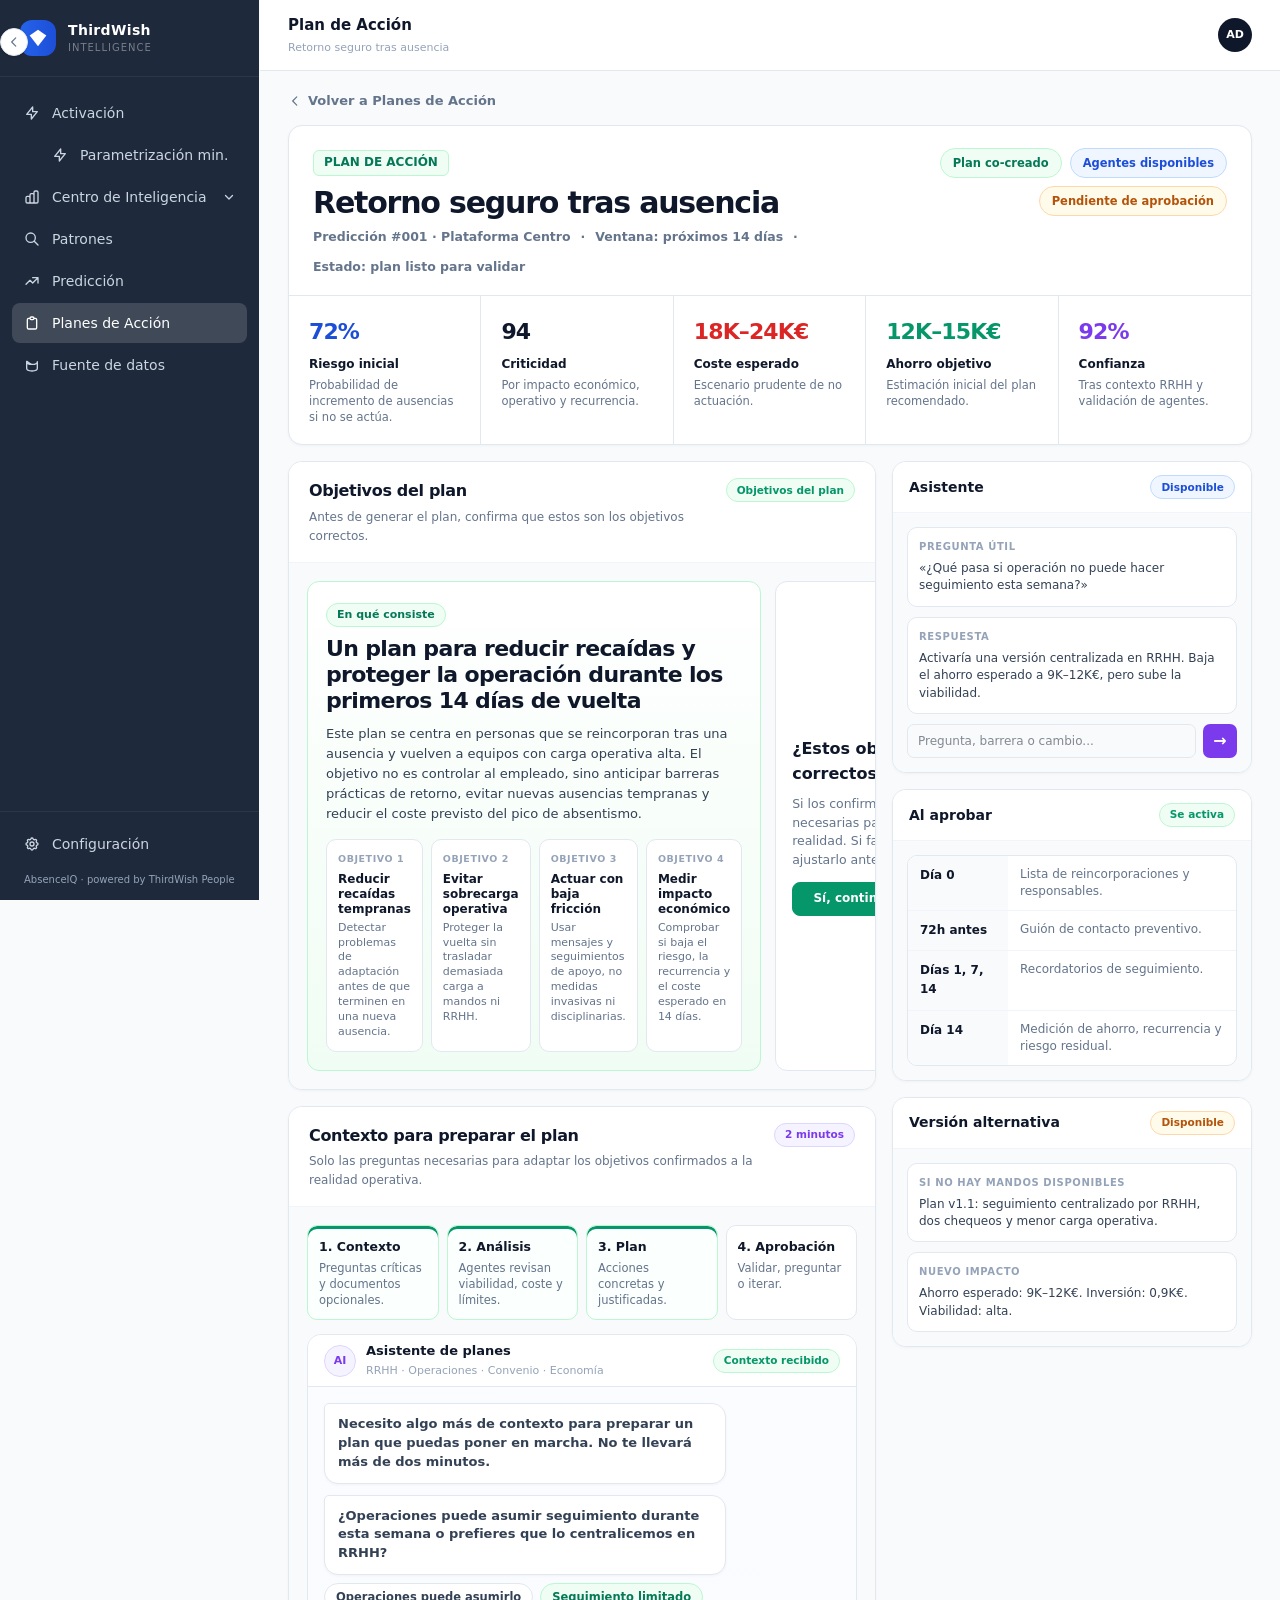
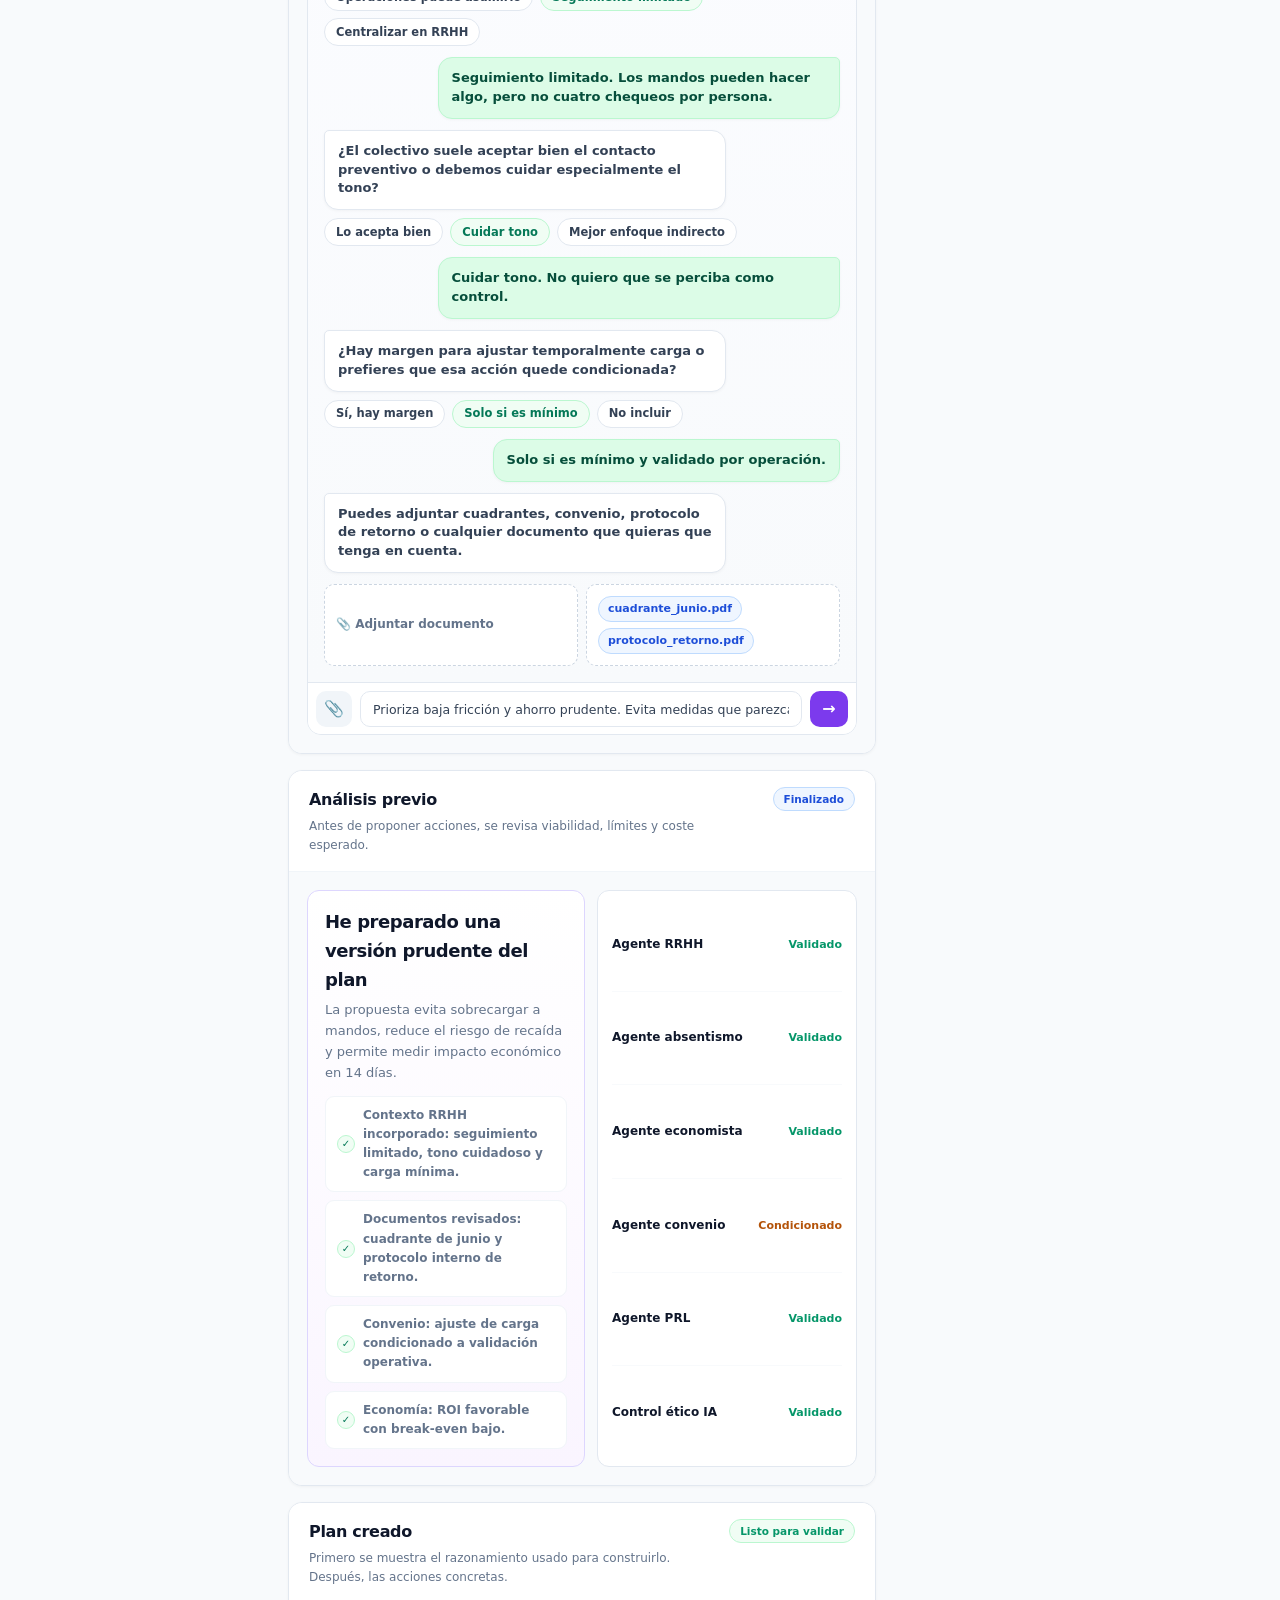
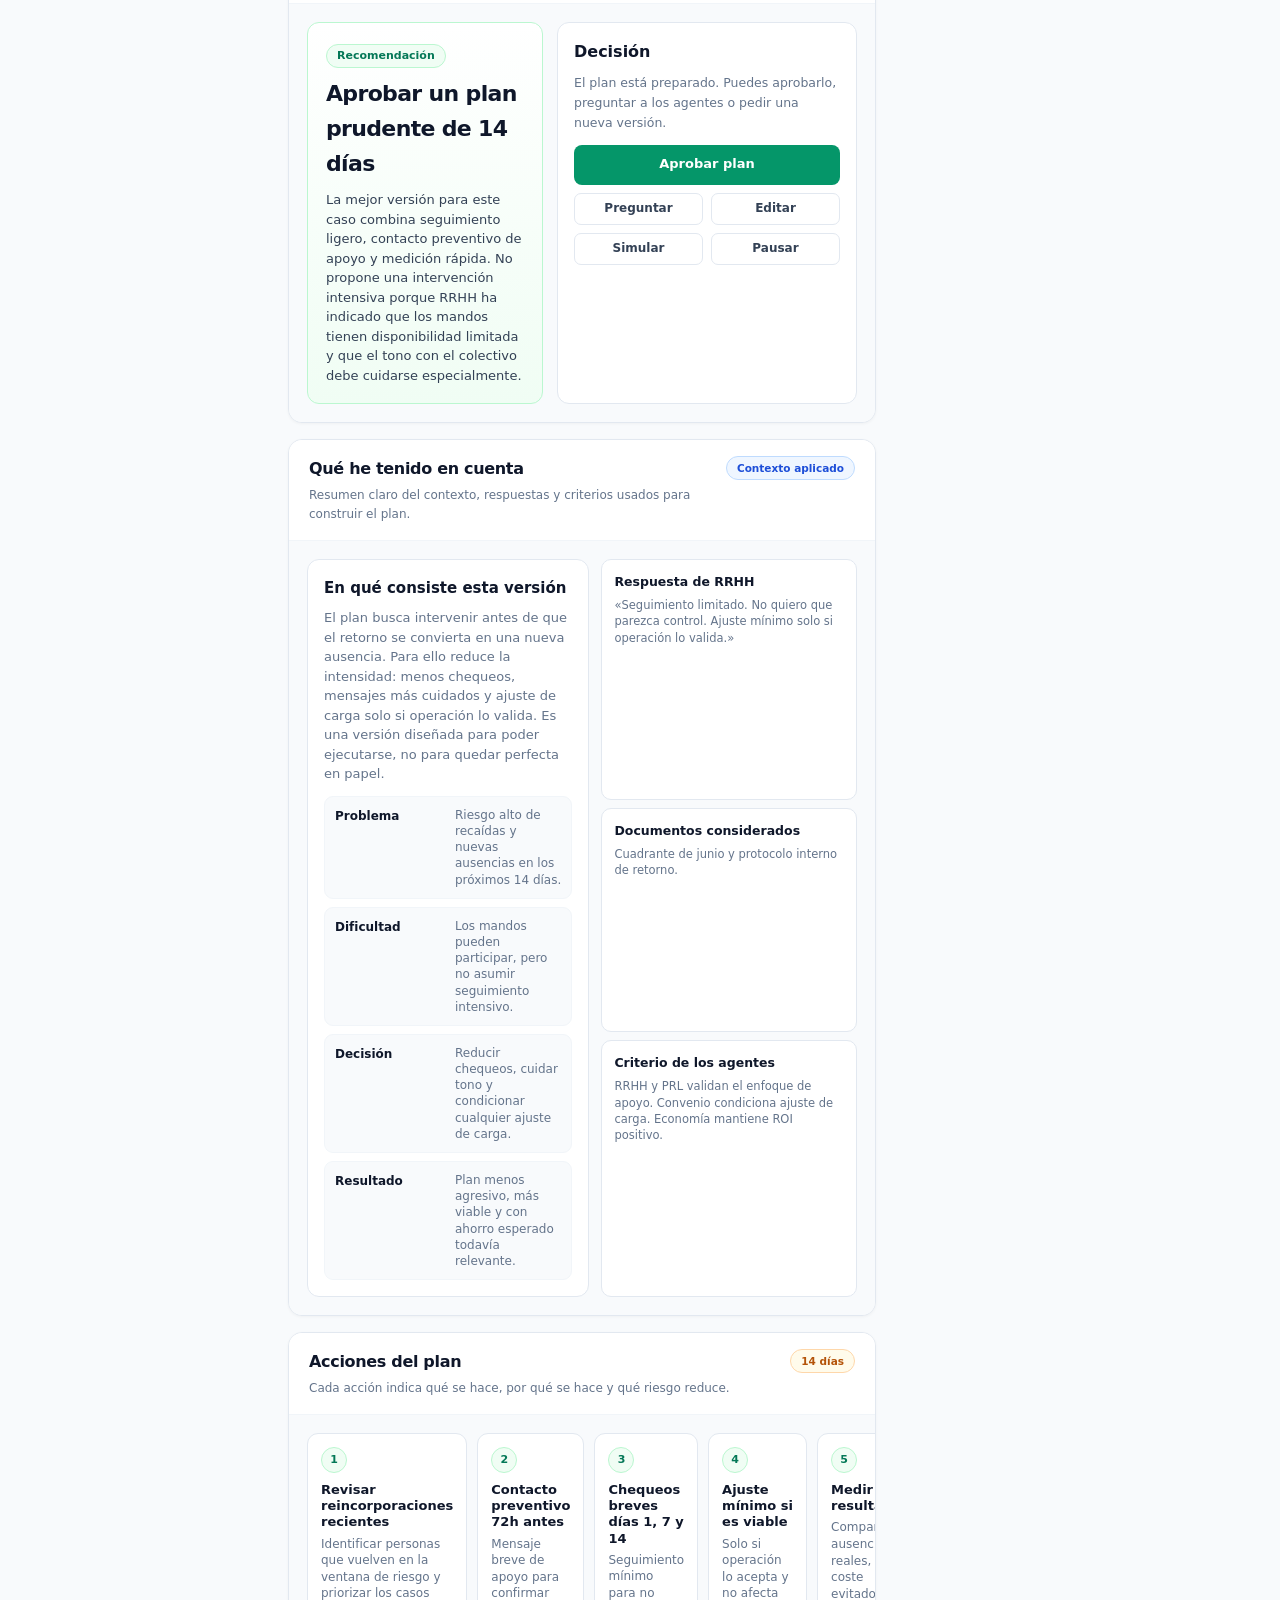
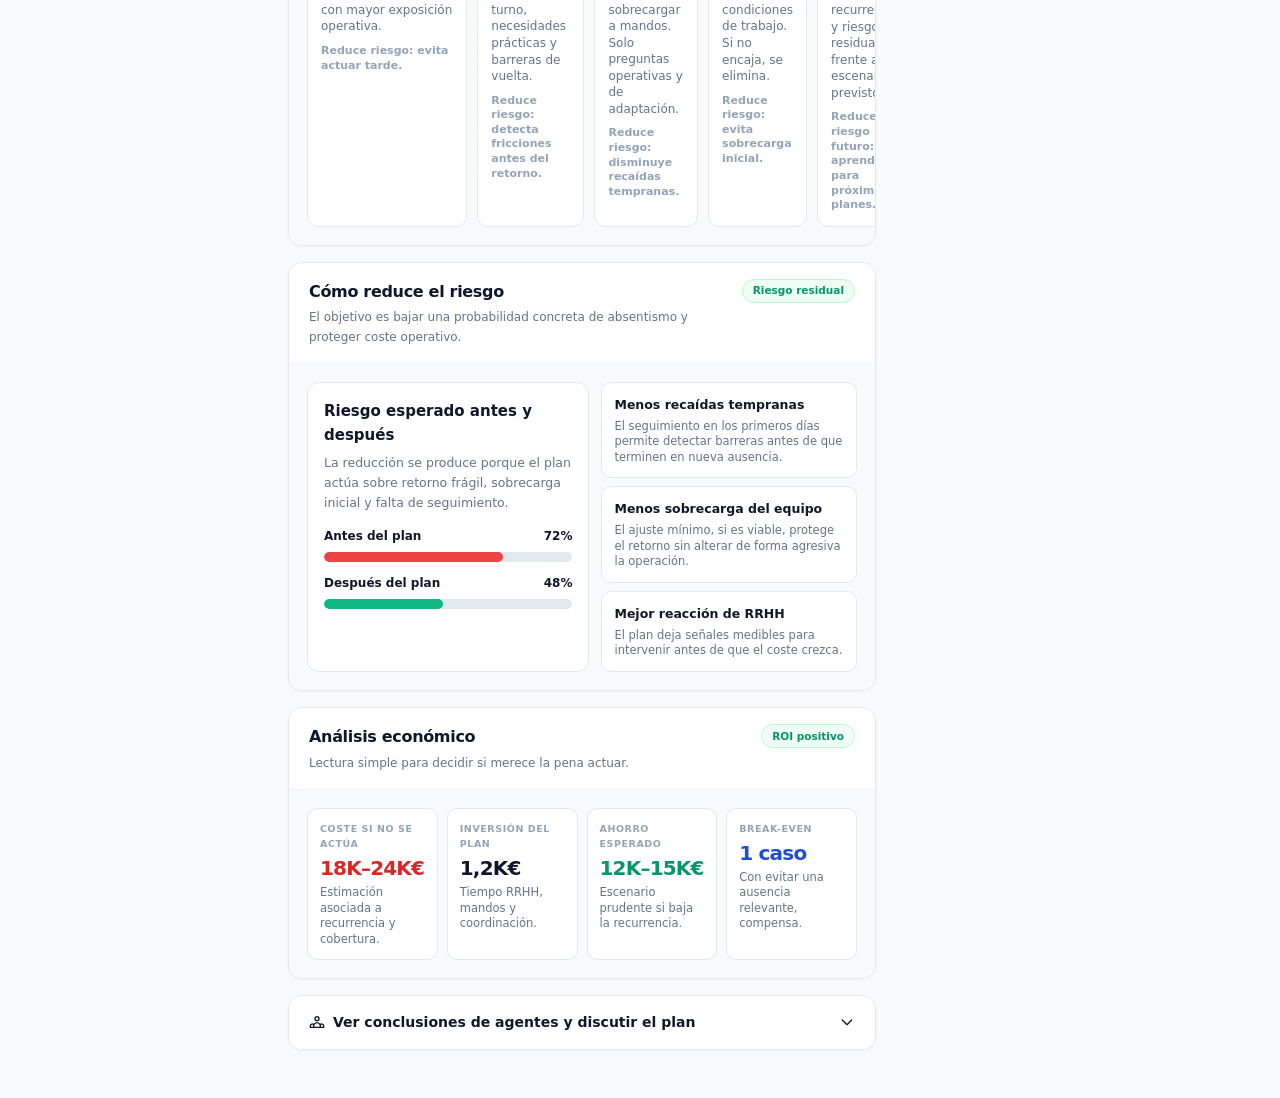
<file: pages/plan-detalle.html>
<!DOCTYPE html>
<html lang="es">
<head>
  <meta charset="UTF-8"/>
  <meta name="viewport" content="width=device-width, initial-scale=1.0"/>
  <title>Plan de Acci&#243;n &middot; Retorno seguro tras ausencia</title>
  <link rel="stylesheet" href="../css/styles.css"/>
  <style>

    *{box-sizing:border-box;}
    /* layout */
    .pd-content{max-width:1540px;margin:0 auto;padding:20px 28px 48px;}
    .pd-back{margin-bottom:14px;display:flex;align-items:center;gap:6px;color:#64748b;font-size:13px;font-weight:600;text-decoration:none;}
    .pd-back:hover{color:#2563eb;}
    /* header card */
    .pd-header{background:#fff;border:1px solid #e2e8f0;border-radius:14px;box-shadow:0 1px 3px rgba(0,0,0,.04);padding:22px 24px 0;margin-bottom:16px;overflow:hidden;}
    .pd-eyebrow{display:inline-flex;align-items:center;height:26px;padding:0 10px;background:#f0fdf4;color:#047857;border:1px solid #bbf7d0;border-radius:6px;font-size:12px;font-weight:700;margin-bottom:10px;}
    .pd-title{font-size:30px;font-weight:800;color:#0f172a;margin:0 0 6px;letter-spacing:-.04em;line-height:1.1;}
    .pd-meta{margin-top:8px;color:#64748b;font-size:12.5px;font-weight:600;display:flex;gap:10px;flex-wrap:wrap;}
    .pd-pills{display:flex;gap:8px;flex-wrap:wrap;justify-content:flex-end;}
    .pd-pill{display:inline-flex;align-items:center;border-radius:999px;padding:0 12px;height:30px;font-size:11.5px;font-weight:700;border:1px solid #e2e8f0;background:#fff;white-space:nowrap;}
    .pd-pill.green{background:#f0fdf4;color:#047857;border-color:#bbf7d0;}
    .pd-pill.blue{background:#eff6ff;color:#1d4ed8;border-color:#bfdbfe;}
    .pd-pill.amber{background:#fffbeb;color:#b45309;border-color:#fed7aa;}
    .pd-title-row{display:flex;justify-content:space-between;align-items:flex-start;gap:24px;padding-bottom:18px;}
    /* metric strip */
    .pd-metrics{display:grid;grid-template-columns:repeat(5,1fr);border-top:1px solid #e2e8f0;margin:0 -24px;}
    .pd-metric{padding:18px 20px;border-right:1px solid #e2e8f0;min-height:100px;}
    .pd-metric:last-child{border-right:none;}
    .pd-metric strong{display:block;font-size:22px;font-weight:800;letter-spacing:-.04em;margin-bottom:6px;color:#0f172a;}
    .pd-metric strong.red{color:#dc2626;} .pd-metric strong.green{color:#059669;} .pd-metric strong.blue{color:#1d4ed8;} .pd-metric strong.purple{color:#7c3aed;}
    .pd-metric label{display:block;font-size:12px;font-weight:700;color:#0f172a;margin-bottom:4px;}
    .pd-metric span{display:block;color:#64748b;font-size:11.5px;line-height:1.38;font-weight:500;}
    /* layout */
    .pd-layout{display:grid;grid-template-columns:minmax(0,1fr) 360px;gap:16px;align-items:start;}
    .pd-stack{display:grid;gap:16px;}
    .pd-side{display:grid;gap:16px;position:sticky;top:70px;}
    /* card */
    .pd-card{background:#fff;border:1px solid #e2e8f0;border-radius:14px;box-shadow:0 1px 3px rgba(0,0,0,.04);overflow:hidden;}
    .pd-card-head{padding:16px 20px;border-bottom:1px solid #f1f5f9;display:flex;align-items:flex-start;justify-content:space-between;gap:16px;background:#fff;}
    .pd-card-head h2{margin:0 0 4px;font-size:16px;font-weight:800;color:#0f172a;letter-spacing:-.02em;}
    .pd-card-head p{margin:0;font-size:12px;color:#64748b;font-weight:500;}
    .pd-card-body{padding:18px;background:#f8fafc;}
    .pd-status{display:inline-flex;align-items:center;height:24px;padding:0 10px;border-radius:999px;font-size:10.5px;font-weight:700;white-space:nowrap;flex-shrink:0;}
    .pd-status.green{background:#f0fdf4;color:#059669;border:1px solid #bbf7d0;}
    .pd-status.blue{background:#eff6ff;color:#1d4ed8;border:1px solid #bfdbfe;}
    .pd-status.amber{background:#fffbeb;color:#b45309;border:1px solid #fed7aa;}
    .pd-status.purple{background:#f5f3ff;color:#7c3aed;border:1px solid #ddd6fe;}
    /* objective hero */
    .obj-hero{display:grid;grid-template-columns:1fr 300px;gap:14px;align-items:stretch;}
    .obj-main{background:linear-gradient(180deg,#fff,#f0fdf4);border:1px solid #bbf7d0;border-radius:12px;padding:18px;}
    .obj-kicker{display:inline-flex;height:24px;align-items:center;padding:0 10px;background:#f0fdf4;color:#047857;border:1px solid #bbf7d0;border-radius:999px;font-size:11px;font-weight:700;margin-bottom:9px;}
    .obj-main h2{font-size:22px;font-weight:800;color:#0f172a;letter-spacing:-.03em;margin:0 0 9px;line-height:1.2;}
    .obj-main p{font-size:13px;font-weight:500;color:#334155;line-height:1.55;margin:0;}
    .obj-grid{display:grid;grid-template-columns:repeat(4,1fr);gap:8px;margin-top:14px;}
    .obj-card{background:#fff;border:1px solid #e2e8f0;border-radius:10px;padding:11px;min-height:110px;}
    .obj-card small{display:block;color:#94a3b8;font-size:9.5px;font-weight:700;text-transform:uppercase;letter-spacing:.06em;margin-bottom:6px;}
    .obj-card b{display:block;font-size:12px;font-weight:700;color:#0f172a;margin-bottom:4px;line-height:1.25;}
    .obj-card span{display:block;color:#64748b;font-size:11px;line-height:1.35;font-weight:500;}
    .obj-side{background:#fff;border:1px solid #e2e8f0;border-radius:12px;padding:16px;display:flex;flex-direction:column;justify-content:center;}
    .obj-side h2{font-size:16px;font-weight:800;color:#0f172a;margin:0 0 8px;}
    .obj-side p{font-size:12.5px;color:#64748b;line-height:1.5;font-weight:500;margin:0;}
    .obj-actions{display:grid;grid-template-columns:1fr 1fr;gap:8px;margin-top:12px;}
    .obj-actions button{height:34px;border-radius:8px;border:1px solid #e2e8f0;background:#fff;color:#334155;font-size:12px;font-weight:700;cursor:pointer;}
    .obj-actions button.primary{background:#059669;color:#fff;border-color:#059669;}
    /* flow steps */
    .flow{display:grid;grid-template-columns:repeat(4,1fr);gap:8px;margin-bottom:14px;}
    .flow-step{background:#fff;border:1px solid #e2e8f0;border-radius:10px;padding:11px;min-height:70px;}
    .flow-step.active{background:#fbfffd;border-color:#bbf7d0;box-shadow:inset 0 3px 0 #059669;}
    .flow-step b{display:block;font-size:12.5px;font-weight:700;color:#0f172a;margin-bottom:4px;}
    .flow-step span{display:block;color:#64748b;font-size:11.5px;line-height:1.35;font-weight:500;}
    /* chat */
    .chat-wrap{background:#f8fafc;border:1px solid #e2e8f0;border-radius:14px;overflow:hidden;}
    .chat-top{height:52px;display:flex;align-items:center;justify-content:space-between;padding:0 16px;background:#fff;border-bottom:1px solid #e2e8f0;}
    .chat-person{display:flex;align-items:center;gap:10px;}
    .bot-avatar{width:32px;height:32px;border-radius:50%;background:#f5f3ff;color:#7c3aed;border:1px solid #ddd6fe;display:flex;align-items:center;justify-content:center;font-size:11px;font-weight:700;}
    .chat-person strong{display:block;font-size:13px;font-weight:700;color:#0f172a;}
    .chat-person span{display:block;color:#94a3b8;font-size:11px;font-weight:500;}
    .chat-body{padding:16px;display:grid;gap:11px;background:linear-gradient(180deg,#fbfcff,#f8fafc);}
    .bubble{max-width:78%;border-radius:14px;padding:11px 13px;font-size:13px;line-height:1.45;font-weight:600;box-shadow:0 1px 3px rgba(0,0,0,.04);}
    .bubble.bot{background:#fff;border:1px solid #e2e8f0;color:#334155;border-top-left-radius:5px;}
    .bubble.user{margin-left:auto;background:#dcfce7;border:1px solid #bbf7d0;color:#064e3b;border-top-right-radius:5px;}
    .quick{display:flex;gap:7px;flex-wrap:wrap;margin-top:-3px;}
    .quick button{height:28px;border-radius:999px;border:1px solid #e2e8f0;background:#fff;color:#334155;padding:0 11px;font-size:11.5px;font-weight:600;cursor:pointer;}
    .quick .selected{border-color:#bbf7d0;background:#f0fdf4;color:#047857;}
    .upload-row{display:grid;grid-template-columns:1fr 1fr;gap:8px;}
    .upload{background:#fff;border:1px dashed #cbd5e1;border-radius:10px;padding:11px;display:flex;align-items:center;gap:9px;color:#64748b;font-size:12px;font-weight:600;}
    .file-chip{height:26px;display:inline-flex;align-items:center;border-radius:999px;border:1px solid #bfdbfe;background:#eff6ff;color:#1d4ed8;padding:0 9px;font-size:11px;font-weight:700;}
    .chat-footer{height:52px;background:#fff;border-top:1px solid #e2e8f0;padding:8px;display:grid;grid-template-columns:36px 1fr 38px;gap:8px;align-items:center;}
    .chat-footer input{height:36px;border:1px solid #e2e8f0;border-radius:10px;padding:0 12px;color:#334155;font-size:12.5px;font-weight:500;}
    .chat-footer .attach-btn{height:36px;border:none;border-radius:10px;background:#f1f5f9;color:#64748b;font-size:16px;cursor:pointer;}
    .chat-footer .send-btn{height:36px;border:none;border-radius:10px;background:#7c3aed;color:#fff;font-weight:700;cursor:pointer;}
    /* thinking */
    .thinking{display:grid;grid-template-columns:1fr 260px;gap:12px;}
    .thinking-main{border:1px solid #ddd6fe;background:linear-gradient(180deg,#fff,#faf5ff);border-radius:12px;padding:17px;}
    .thinking-main h2{font-size:18px;font-weight:800;color:#0f172a;margin:0 0 6px;letter-spacing:-.025em;}
    .thinking-main p{font-size:13px;color:#64748b;font-weight:500;margin:0;}
    .think-list{display:grid;gap:8px;margin-top:12px;}
    .think-row{display:flex;align-items:center;gap:8px;background:#fff;border:1px solid #f1f5f9;border-radius:9px;padding:9px 11px;color:#64748b;font-size:12px;font-weight:600;}
    .chk{width:18px;height:18px;border-radius:50%;background:#f0fdf4;border:1px solid #bbf7d0;color:#047857;display:flex;align-items:center;justify-content:center;font-size:10px;font-weight:800;flex-shrink:0;}
    .agent-panel{background:#fff;border:1px solid #e2e8f0;border-radius:12px;padding:14px;display:grid;gap:7px;}
    .agent-item{display:flex;justify-content:space-between;align-items:center;gap:8px;border-bottom:1px solid #f8fafc;padding-bottom:7px;}
    .agent-item:last-child{border-bottom:none;padding-bottom:0;}
    .agent-item b{font-size:12px;font-weight:700;color:#0f172a;}
    .agent-item span{font-size:11px;font-weight:700;}
    .agent-item span.ok{color:#059669;} .agent-item span.cond{color:#b45309;}
    /* result hero */
    .result-hero{display:grid;grid-template-columns:1fr 300px;gap:14px;}
    .recommendation{border:1px solid #bbf7d0;border-radius:12px;background:linear-gradient(180deg,#fff,#f0fdf4);padding:18px;}
    .rec-kicker{display:inline-flex;height:24px;align-items:center;padding:0 10px;background:#f0fdf4;color:#047857;border:1px solid #bbf7d0;border-radius:999px;font-size:11px;font-weight:700;margin-bottom:8px;}
    .recommendation h2{font-size:22px;font-weight:800;color:#0f172a;letter-spacing:-.03em;margin:0 0 9px;}
    .recommendation p{font-size:13px;font-weight:500;color:#334155;line-height:1.5;margin:0;}
    .decision-box{background:#fff;border:1px solid #e2e8f0;border-radius:12px;padding:16px;}
    .decision-box h2{font-size:16px;font-weight:800;color:#0f172a;margin:0 0 8px;}
    .decision-box p{font-size:12.5px;color:#64748b;font-weight:500;margin:0;}
    .approve-btn{height:40px;width:100%;border:none;border-radius:8px;background:#059669;color:#fff;font-size:13px;font-weight:700;margin-top:12px;cursor:pointer;}
    .secondary-btns{display:grid;grid-template-columns:1fr 1fr;gap:8px;margin-top:8px;}
    .secondary-btns button{height:32px;border:1px solid #e2e8f0;background:#fff;color:#334155;border-radius:7px;font-size:12px;font-weight:600;cursor:pointer;}
    /* plan explain */
    .plan-explain{display:grid;grid-template-columns:1.05fr .95fr;gap:12px;}
    .plan-explain-main{background:#fff;border:1px solid #e2e8f0;border-radius:12px;padding:16px;}
    .plan-explain-main h3{font-size:15px;font-weight:800;color:#0f172a;margin:0 0 8px;}
    .plan-explain-main p{font-size:13px;color:#64748b;font-weight:500;line-height:1.5;margin:0;}
    .explain-list{display:grid;gap:8px;margin-top:12px;}
    .explain-row{background:#f8fafc;border:1px solid #f1f5f9;border-radius:9px;padding:10px;display:grid;grid-template-columns:110px 1fr;gap:10px;}
    .explain-row b{font-size:12px;font-weight:700;color:#0f172a;}
    .explain-row span{font-size:12px;color:#64748b;line-height:1.35;font-weight:500;}
    .plan-explain-side{display:grid;gap:8px;}
    .plan-factor{background:#fff;border:1px solid #e2e8f0;border-radius:10px;padding:12px;}
    .plan-factor strong{display:block;font-size:12.5px;font-weight:700;color:#0f172a;margin-bottom:5px;}
    .plan-factor span{display:block;font-size:11.5px;color:#64748b;line-height:1.4;font-weight:500;}
    /* plan grid */
    .plan-grid{display:grid;grid-template-columns:repeat(5,1fr);gap:10px;}
    .action-card{background:#fff;border:1px solid #e2e8f0;border-radius:11px;padding:13px;min-height:175px;}
    .action-num{width:26px;height:26px;border-radius:50%;background:#f0fdf4;color:#047857;border:1px solid #bbf7d0;display:flex;align-items:center;justify-content:center;font-size:11px;font-weight:800;margin-bottom:9px;}
    .action-card strong{display:block;font-size:13px;font-weight:700;color:#0f172a;margin-bottom:5px;line-height:1.25;}
    .action-card p{font-size:12px;color:#64748b;line-height:1.38;font-weight:500;margin:0;}
    .action-card em{display:block;margin-top:9px;color:#94a3b8;font-size:11px;line-height:1.33;font-style:normal;font-weight:600;}
    /* risk reduction */
    .risk-reduction{display:grid;grid-template-columns:1.05fr .95fr;gap:12px;}
    .risk-main{background:#fff;border:1px solid #e2e8f0;border-radius:12px;padding:16px;}
    .risk-main h3{font-size:15px;font-weight:800;color:#0f172a;margin:0 0 6px;}
    .risk-main p{font-size:12.5px;color:#64748b;font-weight:500;margin:0;}
    .risk-bars{display:grid;gap:12px;margin-top:14px;}
    .bar-block small{display:flex;justify-content:space-between;font-size:12px;font-weight:700;color:#0f172a;margin-bottom:6px;}
    .bar{height:10px;background:#e2e8f0;border-radius:999px;overflow:hidden;}
    .bar-red span{display:block;height:100%;border-radius:999px;background:#ef4444;width:72%;}
    .bar-green span{display:block;height:100%;border-radius:999px;background:#10b981;width:48%;}
    .risk-explain{display:grid;gap:8px;}
    .risk-card{background:#fff;border:1px solid #e2e8f0;border-radius:10px;padding:12px;}
    .risk-card strong{display:block;font-size:12.5px;font-weight:700;color:#0f172a;margin-bottom:4px;}
    .risk-card span{display:block;font-size:11.5px;color:#64748b;line-height:1.35;font-weight:500;}
    /* economic */
    .economic{display:grid;grid-template-columns:repeat(4,1fr);gap:9px;}
    .econ{background:#fff;border:1px solid #e2e8f0;border-radius:10px;padding:12px;min-height:96px;}
    .econ small{display:block;color:#94a3b8;font-size:9.5px;font-weight:700;text-transform:uppercase;letter-spacing:.06em;margin-bottom:7px;}
    .econ b{display:block;font-size:20px;font-weight:800;letter-spacing:-.04em;line-height:1;margin-bottom:7px;color:#0f172a;}
    .econ b.red{color:#dc2626;} .econ b.green{color:#059669;} .econ b.blue{color:#1d4ed8;}
    .econ span{display:block;color:#64748b;font-size:11.5px;line-height:1.35;font-weight:500;}
    /* accordion */
    .pd-accordion{background:#fff;border:1px solid #e2e8f0;border-radius:14px;box-shadow:0 1px 3px rgba(0,0,0,.04);overflow:hidden;}
    .pd-accordion summary{cursor:pointer;list-style:none;padding:15px 20px;display:flex;justify-content:space-between;align-items:center;font-weight:700;font-size:14px;color:#0f172a;background:#fff;}
    .pd-accordion summary::-webkit-details-marker{display:none;}
    .pd-accordion[open] summary{border-bottom:1px solid #f1f5f9;}
    .pd-acc-body{background:#f8fafc;padding:18px;}
    /* agent deep */
    .agent-deep-grid{display:grid;gap:12px;}
    .agent-deep-card{background:#fff;border:1px solid #e2e8f0;border-radius:12px;overflow:hidden;}
    .agent-deep-head{display:flex;align-items:flex-start;justify-content:space-between;gap:14px;padding:14px 16px;border-bottom:1px solid #e2e8f0;background:#fff;}
    .agent-title-row{display:flex;gap:11px;align-items:center;}
    .agent-icon{width:34px;height:34px;border-radius:50%;background:#f5f3ff;color:#7c3aed;border:1px solid #ddd6fe;display:flex;align-items:center;justify-content:center;font-size:12px;font-weight:700;flex-shrink:0;}
    .agent-title-row strong{display:block;font-size:14px;font-weight:800;color:#0f172a;line-height:1.2;}
    .agent-title-row span{display:block;color:#94a3b8;font-size:11.5px;font-weight:500;margin-top:2px;}
    .agent-deep-body{padding:14px;background:#f8fafc;display:grid;grid-template-columns:1.05fr .95fr;gap:12px;}
    .agent-section{background:#fff;border:1px solid #e2e8f0;border-radius:10px;padding:12px;}
    .agent-section h4{margin:0 0 7px;color:#0f172a;font-size:11.5px;text-transform:uppercase;letter-spacing:.055em;font-weight:700;}
    .agent-section p{font-size:12px;color:#64748b;line-height:1.43;font-weight:500;margin:0;}
    .agent-section ul{margin:7px 0 0;padding-left:16px;color:#64748b;font-size:12px;line-height:1.43;font-weight:500;}
    .agent-section li{margin:3px 0;}
    .agent-discuss{background:#fff;border:1px solid #ddd6fe;border-radius:10px;padding:12px;}
    .agent-discuss h4{margin:0 0 8px;color:#0f172a;font-size:11.5px;text-transform:uppercase;letter-spacing:.055em;font-weight:700;}
    .disc-bubble{background:#f8fafc;border:1px solid #f1f5f9;border-radius:9px;padding:9px;color:#64748b;font-size:12px;line-height:1.38;font-weight:500;margin-bottom:8px;}
    .disc-bubble.user{background:#f0fdf4;border-color:#bbf7d0;color:#065f46;}
    .disc-actions{display:flex;gap:6px;flex-wrap:wrap;margin-bottom:8px;}
    .disc-actions button{height:27px;border-radius:999px;border:1px solid #ddd6fe;background:#f5f3ff;color:#7c3aed;padding:0 9px;font-size:11px;font-weight:700;cursor:pointer;}
    .disc-input{display:grid;grid-template-columns:1fr 34px;gap:7px;margin-top:8px;}
    .disc-input input{height:34px;border:1px solid #e2e8f0;border-radius:7px;padding:0 10px;font-size:12px;font-weight:500;}
    .disc-input button{height:34px;border:none;border-radius:7px;background:#7c3aed;color:#fff;font-weight:700;cursor:pointer;}
    .restructure-box{background:linear-gradient(180deg,#fff,#f0fdf4);border:1px solid #bbf7d0;border-radius:12px;padding:14px;margin-top:12px;}
    .restructure-box h3{font-size:15px;font-weight:800;color:#0f172a;margin:0 0 7px;}
    .restructure-box p{font-size:12.5px;color:#64748b;font-weight:500;margin:0;}
    .restructure-grid{display:grid;grid-template-columns:repeat(3,1fr);gap:8px;margin-top:10px;}
    .restructure-card{background:#fff;border:1px solid #e2e8f0;border-radius:9px;padding:10px;}
    .restructure-card small{display:block;color:#94a3b8;font-size:9.5px;font-weight:700;text-transform:uppercase;letter-spacing:.06em;margin-bottom:6px;}
    .restructure-card b{display:block;font-size:12.5px;font-weight:700;color:#0f172a;margin-bottom:3px;}
    .restructure-card span{display:block;color:#64748b;font-size:11.5px;line-height:1.35;font-weight:500;}
    /* side cards */
    .side-card{background:#fff;border:1px solid #e2e8f0;border-radius:14px;box-shadow:0 1px 3px rgba(0,0,0,.04);overflow:hidden;}
    .side-head{padding:13px 16px;border-bottom:1px solid #f1f5f9;display:flex;align-items:center;justify-content:space-between;background:#fff;}
    .side-head h2{margin:0;font-size:14px;font-weight:800;color:#0f172a;}
    .side-body{padding:14px;display:grid;gap:10px;background:#f8fafc;}
    .side-chat-item{background:#fff;border:1px solid #e2e8f0;border-radius:10px;padding:11px;}
    .side-chat-item small{display:block;color:#94a3b8;font-size:10px;font-weight:700;text-transform:uppercase;letter-spacing:.06em;margin-bottom:5px;}
    .side-chat-item p{font-size:12px;color:#334155;line-height:1.45;font-weight:500;margin:0;}
    .mini-input{display:grid;grid-template-columns:1fr 34px;gap:7px;}
    .mini-input input{height:34px;border:1px solid #e2e8f0;border-radius:7px;padding:0 10px;font-size:12px;font-weight:500;}
    .mini-input button{height:34px;border:none;border-radius:7px;background:#7c3aed;color:#fff;font-weight:700;cursor:pointer;}
    .wire{border:1px solid #e2e8f0;border-radius:10px;overflow:hidden;background:#fff;}
    .wire-row{display:grid;grid-template-columns:100px 1fr;border-bottom:1px solid #f1f5f9;}
    .wire-row:last-child{border-bottom:none;}
    .wire-row b{padding:10px 12px;background:#f8fafc;font-size:12px;font-weight:700;color:#0f172a;}
    .wire-row span{padding:10px 12px;color:#64748b;font-size:12px;line-height:1.42;font-weight:500;}

  </style>
</head>
<body data-page="planes-accion" class="bg-surface-50 text-surface-900 antialiased">
  <div id="sidebar-mount"></div>
  <div style="margin-left:260px;min-height:100vh;background:#f8fafc;max-width:calc(100vw - 260px);overflow-x:hidden;">

    <!-- HEADER -->
    <div style="background:#fff;border-bottom:1px solid #e2e8f0;padding:13px 28px;display:flex;align-items:center;justify-content:space-between;position:sticky;top:0;z-index:10;">
      <div>
        <h1 style="font-size:15px;font-weight:700;color:#0f172a;margin:0;">Plan de Acci&#243;n</h1>
        <p style="font-size:11px;color:#94a3b8;margin:2px 0 0;">Retorno seguro tras ausencia</p>
      </div>
      <div style="width:34px;height:34px;border-radius:50%;background:#0f172a;display:flex;align-items:center;justify-content:center;font-size:11px;font-weight:700;color:#fff;flex-shrink:0;">AD</div>
    </div>

    <section class="pd-content">
      <a href="planes-accion.html" class="pd-back">
        <svg width="14" height="14" fill="none" stroke="currentColor" viewBox="0 0 24 24"><path stroke-linecap="round" stroke-linejoin="round" stroke-width="2" d="M15 19l-7-7 7-7"/></svg>
        Volver a Planes de Acci&#243;n
      </a>

      <!-- HEADER CARD -->
      <section class="pd-header">
        <div class="pd-title-row">
          <div>
            <div class="pd-eyebrow">PLAN DE ACCI&#211;N</div>
            <h1 class="pd-title">Retorno seguro tras ausencia</h1>
            <div class="pd-meta">
              <span>Predicci&#243;n #001 &middot; Plataforma Centro</span>
              <span>&middot;</span>
              <span>Ventana: pr&#243;ximos 14 d&#237;as</span>
              <span>&middot;</span>
              <span>Estado: plan listo para validar</span>
            </div>
          </div>
          <div class="pd-pills">
            <span class="pd-pill green">Plan co-creado</span>
            <span class="pd-pill blue">Agentes disponibles</span>
            <span class="pd-pill amber">Pendiente de aprobaci&#243;n</span>
          </div>
        </div>
        <div class="pd-metrics">
          <article class="pd-metric"><strong class="blue">72%</strong><label>Riesgo inicial</label><span>Probabilidad de incremento de ausencias si no se act&#250;a.</span></article>
          <article class="pd-metric"><strong>94</strong><label>Criticidad</label><span>Por impacto econ&#243;mico, operativo y recurrencia.</span></article>
          <article class="pd-metric"><strong class="red">18K&ndash;24K&#8364;</strong><label>Coste esperado</label><span>Escenario prudente de no actuaci&#243;n.</span></article>
          <article class="pd-metric"><strong class="green">12K&ndash;15K&#8364;</strong><label>Ahorro objetivo</label><span>Estimaci&#243;n inicial del plan recomendado.</span></article>
          <article class="pd-metric"><strong class="purple">92%</strong><label>Confianza</label><span>Tras contexto RRHH y validaci&#243;n de agentes.</span></article>
        </div>
      </section>

      <!-- LAYOUT -->
      <div class="pd-layout">
        <div class="pd-stack">

          <!-- OBJETIVOS -->
          <section class="pd-card">
            <div class="pd-card-head">
              <div><h2>Objetivos del plan</h2><p>Antes de generar el plan, confirma que estos son los objetivos correctos.</p></div>
              <span class="pd-status green">Objetivos del plan</span>
            </div>
            <div class="pd-card-body">
              <div class="obj-hero">
                <article class="obj-main">
                  <div class="obj-kicker">En qu&#233; consiste</div>
                  <h2>Un plan para reducir reca&#237;das y proteger la operaci&#243;n durante los primeros 14 d&#237;as de vuelta</h2>
                  <p>Este plan se centra en personas que se reincorporan tras una ausencia y vuelven a equipos con carga operativa alta. El objetivo no es controlar al empleado, sino anticipar barreras pr&#225;cticas de retorno, evitar nuevas ausencias tempranas y reducir el coste previsto del pico de absentismo.</p>
                  <div class="obj-grid">
                    <div class="obj-card"><small>Objetivo 1</small><b>Reducir reca&#237;das tempranas</b><span>Detectar problemas de adaptaci&#243;n antes de que terminen en una nueva ausencia.</span></div>
                    <div class="obj-card"><small>Objetivo 2</small><b>Evitar sobrecarga operativa</b><span>Proteger la vuelta sin trasladar demasiada carga a mandos ni RRHH.</span></div>
                    <div class="obj-card"><small>Objetivo 3</small><b>Actuar con baja fricci&#243;n</b><span>Usar mensajes y seguimientos de apoyo, no medidas invasivas ni disciplinarias.</span></div>
                    <div class="obj-card"><small>Objetivo 4</small><b>Medir impacto econ&#243;mico</b><span>Comprobar si baja el riesgo, la recurrencia y el coste esperado en 14 d&#237;as.</span></div>
                  </div>
                </article>
                <aside class="obj-side">
                  <h2>&#191;Estos objetivos son correctos?</h2>
                  <p>Si los confirmas, preparo las preguntas necesarias para adaptar el plan a vuestra realidad. Si falta alg&#250;n objetivo, puedes ajustarlo antes de continuar.</p>
                  <div class="obj-actions">
                    <button class="primary">S&#237;, continuar</button>
                    <button>Ajustar objetivos</button>
                  </div>
                </aside>
              </div>
            </div>
          </section>

          <!-- CONTEXTO -->
          <section class="pd-card">
            <div class="pd-card-head">
              <div><h2>Contexto para preparar el plan</h2><p>Solo las preguntas necesarias para adaptar los objetivos confirmados a la realidad operativa.</p></div>
              <span class="pd-status purple">2 minutos</span>
            </div>
            <div class="pd-card-body">
              <div class="flow">
                <div class="flow-step active"><b>1. Contexto</b><span>Preguntas cr&#237;ticas y documentos opcionales.</span></div>
                <div class="flow-step active"><b>2. An&#225;lisis</b><span>Agentes revisan viabilidad, coste y l&#237;mites.</span></div>
                <div class="flow-step active"><b>3. Plan</b><span>Acciones concretas y justificadas.</span></div>
                <div class="flow-step"><b>4. Aprobaci&#243;n</b><span>Validar, preguntar o iterar.</span></div>
              </div>
              <div class="chat-wrap">
                <div class="chat-top">
                  <div class="chat-person"><div class="bot-avatar">AI</div><div><strong>Asistente de planes</strong><span>RRHH &middot; Operaciones &middot; Convenio &middot; Econom&#237;a</span></div></div>
                  <span class="pd-status green">Contexto recibido</span>
                </div>
                <div class="chat-body">
                  <div class="bubble bot">Necesito algo m&#225;s de contexto para preparar un plan que puedas poner en marcha. No te llevar&#225; m&#225;s de dos minutos.</div>
                  <div class="bubble bot">&#191;Operaciones puede asumir seguimiento durante esta semana o prefieres que lo centralicemos en RRHH?</div>
                  <div class="quick"><button>Operaciones puede asumirlo</button><button class="selected">Seguimiento limitado</button><button>Centralizar en RRHH</button></div>
                  <div class="bubble user">Seguimiento limitado. Los mandos pueden hacer algo, pero no cuatro chequeos por persona.</div>
                  <div class="bubble bot">&#191;El colectivo suele aceptar bien el contacto preventivo o debemos cuidar especialmente el tono?</div>
                  <div class="quick"><button>Lo acepta bien</button><button class="selected">Cuidar tono</button><button>Mejor enfoque indirecto</button></div>
                  <div class="bubble user">Cuidar tono. No quiero que se perciba como control.</div>
                  <div class="bubble bot">&#191;Hay margen para ajustar temporalmente carga o prefieres que esa acci&#243;n quede condicionada?</div>
                  <div class="quick"><button>S&#237;, hay margen</button><button class="selected">Solo si es m&#237;nimo</button><button>No incluir</button></div>
                  <div class="bubble user">Solo si es m&#237;nimo y validado por operaci&#243;n.</div>
                  <div class="bubble bot">Puedes adjuntar cuadrantes, convenio, protocolo de retorno o cualquier documento que quieras que tenga en cuenta.</div>
                  <div class="upload-row">
                    <div class="upload">&#128206; Adjuntar documento</div>
                    <div class="upload" style="gap:6px;flex-wrap:wrap;"><span class="file-chip">cuadrante_junio.pdf</span><span class="file-chip">protocolo_retorno.pdf</span></div>
                  </div>
                </div>
                <div class="chat-footer">
                  <button class="attach-btn">&#128206;</button>
                  <input value="Prioriza baja fricci&#243;n y ahorro prudente. Evita medidas que parezcan vigilancia." readonly/>
                  <button class="send-btn">&#8594;</button>
                </div>
              </div>
            </div>
          </section>

          <!-- ANÁLISIS PREVIO -->
          <section class="pd-card">
            <div class="pd-card-head"><div><h2>An&#225;lisis previo</h2><p>Antes de proponer acciones, se revisa viabilidad, l&#237;mites y coste esperado.</p></div><span class="pd-status blue">Finalizado</span></div>
            <div class="pd-card-body">
              <div class="thinking">
                <div class="thinking-main">
                  <h2>He preparado una versi&#243;n prudente del plan</h2>
                  <p>La propuesta evita sobrecargar a mandos, reduce el riesgo de reca&#237;da y permite medir impacto econ&#243;mico en 14 d&#237;as.</p>
                  <div class="think-list">
                    <div class="think-row"><span class="chk">&#10003;</span>Contexto RRHH incorporado: seguimiento limitado, tono cuidadoso y carga m&#237;nima.</div>
                    <div class="think-row"><span class="chk">&#10003;</span>Documentos revisados: cuadrante de junio y protocolo interno de retorno.</div>
                    <div class="think-row"><span class="chk">&#10003;</span>Convenio: ajuste de carga condicionado a validaci&#243;n operativa.</div>
                    <div class="think-row"><span class="chk">&#10003;</span>Econom&#237;a: ROI favorable con break-even bajo.</div>
                  </div>
                </div>
                <aside class="agent-panel">
                  <div class="agent-item"><b>Agente RRHH</b><span class="ok">Validado</span></div>
                  <div class="agent-item"><b>Agente absentismo</b><span class="ok">Validado</span></div>
                  <div class="agent-item"><b>Agente economista</b><span class="ok">Validado</span></div>
                  <div class="agent-item"><b>Agente convenio</b><span class="cond">Condicionado</span></div>
                  <div class="agent-item"><b>Agente PRL</b><span class="ok">Validado</span></div>
                  <div class="agent-item"><b>Control &#233;tico IA</b><span class="ok">Validado</span></div>
                </aside>
              </div>
            </div>
          </section>

          <!-- PLAN CREADO -->
          <section class="pd-card">
            <div class="pd-card-head"><div><h2>Plan creado</h2><p>Primero se muestra el razonamiento usado para construirlo. Despu&#233;s, las acciones concretas.</p></div><span class="pd-status green">Listo para validar</span></div>
            <div class="pd-card-body">
              <div class="result-hero">
                <article class="recommendation">
                  <div class="rec-kicker">Recomendaci&#243;n</div>
                  <h2>Aprobar un plan prudente de 14 d&#237;as</h2>
                  <p>La mejor versi&#243;n para este caso combina seguimiento ligero, contacto preventivo de apoyo y medici&#243;n r&#225;pida. No propone una intervenci&#243;n intensiva porque RRHH ha indicado que los mandos tienen disponibilidad limitada y que el tono con el colectivo debe cuidarse especialmente.</p>
                </article>
                <aside class="decision-box">
                  <h2>Decisi&#243;n</h2>
                  <p>El plan est&#225; preparado. Puedes aprobarlo, preguntar a los agentes o pedir una nueva versi&#243;n.</p>
                  <button class="approve-btn">Aprobar plan</button>
                  <div class="secondary-btns"><button>Preguntar</button><button>Editar</button><button>Simular</button><button>Pausar</button></div>
                </aside>
              </div>
            </div>
          </section>

          <!-- QUÉ HE TENIDO EN CUENTA -->
          <section class="pd-card">
            <div class="pd-card-head"><div><h2>Qu&#233; he tenido en cuenta</h2><p>Resumen claro del contexto, respuestas y criterios usados para construir el plan.</p></div><span class="pd-status blue">Contexto aplicado</span></div>
            <div class="pd-card-body">
              <div class="plan-explain">
                <div class="plan-explain-main">
                  <h3>En qu&#233; consiste esta versi&#243;n</h3>
                  <p>El plan busca intervenir antes de que el retorno se convierta en una nueva ausencia. Para ello reduce la intensidad: menos chequeos, mensajes m&#225;s cuidados y ajuste de carga solo si operaci&#243;n lo valida. Es una versi&#243;n dise&#241;ada para poder ejecutarse, no para quedar perfecta en papel.</p>
                  <div class="explain-list">
                    <div class="explain-row"><b>Problema</b><span>Riesgo alto de reca&#237;das y nuevas ausencias en los pr&#243;ximos 14 d&#237;as.</span></div>
                    <div class="explain-row"><b>Dificultad</b><span>Los mandos pueden participar, pero no asumir seguimiento intensivo.</span></div>
                    <div class="explain-row"><b>Decisi&#243;n</b><span>Reducir chequeos, cuidar tono y condicionar cualquier ajuste de carga.</span></div>
                    <div class="explain-row"><b>Resultado</b><span>Plan menos agresivo, m&#225;s viable y con ahorro esperado todav&#237;a relevante.</span></div>
                  </div>
                </div>
                <div class="plan-explain-side">
                  <div class="plan-factor"><strong>Respuesta de RRHH</strong><span>&#171;Seguimiento limitado. No quiero que parezca control. Ajuste m&#237;nimo solo si operaci&#243;n lo valida.&#187;</span></div>
                  <div class="plan-factor"><strong>Documentos considerados</strong><span>Cuadrante de junio y protocolo interno de retorno.</span></div>
                  <div class="plan-factor"><strong>Criterio de los agentes</strong><span>RRHH y PRL validan el enfoque de apoyo. Convenio condiciona ajuste de carga. Econom&#237;a mantiene ROI positivo.</span></div>
                </div>
              </div>
            </div>
          </section>

          <!-- ACCIONES -->
          <section class="pd-card">
            <div class="pd-card-head"><div><h2>Acciones del plan</h2><p>Cada acci&#243;n indica qu&#233; se hace, por qu&#233; se hace y qu&#233; riesgo reduce.</p></div><span class="pd-status amber">14 d&#237;as</span></div>
            <div class="pd-card-body">
              <div class="plan-grid">
                <article class="action-card"><div class="action-num">1</div><strong>Revisar reincorporaciones recientes</strong><p>Identificar personas que vuelven en la ventana de riesgo y priorizar los casos con mayor exposici&#243;n operativa.</p><em>Reduce riesgo: evita actuar tarde.</em></article>
                <article class="action-card"><div class="action-num">2</div><strong>Contacto preventivo 72h antes</strong><p>Mensaje breve de apoyo para confirmar turno, necesidades pr&#225;cticas y barreras de vuelta.</p><em>Reduce riesgo: detecta fricciones antes del retorno.</em></article>
                <article class="action-card"><div class="action-num">3</div><strong>Chequeos breves d&#237;as 1, 7 y 14</strong><p>Seguimiento m&#237;nimo para no sobrecargar a mandos. Solo preguntas operativas y de adaptaci&#243;n.</p><em>Reduce riesgo: disminuye reca&#237;das tempranas.</em></article>
                <article class="action-card"><div class="action-num">4</div><strong>Ajuste m&#237;nimo si es viable</strong><p>Solo si operaci&#243;n lo acepta y no afecta condiciones de trabajo. Si no encaja, se elimina.</p><em>Reduce riesgo: evita sobrecarga inicial.</em></article>
                <article class="action-card"><div class="action-num">5</div><strong>Medir resultado</strong><p>Comparar ausencias reales, coste evitado, recurrencia y riesgo residual frente al escenario previsto.</p><em>Reduce riesgo futuro: aprende para pr&#243;ximos planes.</em></article>
              </div>
            </div>
          </section>

          <!-- CÓMO REDUCE EL RIESGO -->
          <section class="pd-card">
            <div class="pd-card-head"><div><h2>C&#243;mo reduce el riesgo</h2><p>El objetivo es bajar una probabilidad concreta de absentismo y proteger coste operativo.</p></div><span class="pd-status green">Riesgo residual</span></div>
            <div class="pd-card-body">
              <div class="risk-reduction">
                <div class="risk-main">
                  <h3>Riesgo esperado antes y despu&#233;s</h3>
                  <p>La reducci&#243;n se produce porque el plan act&#250;a sobre retorno fr&#225;gil, sobrecarga inicial y falta de seguimiento.</p>
                  <div class="risk-bars">
                    <div class="bar-block"><small><span>Antes del plan</span><span>72%</span></small><div class="bar bar-red"><span></span></div></div>
                    <div class="bar-block"><small><span>Despu&#233;s del plan</span><span>48%</span></small><div class="bar bar-green"><span></span></div></div>
                  </div>
                </div>
                <div class="risk-explain">
                  <div class="risk-card"><strong>Menos reca&#237;das tempranas</strong><span>El seguimiento en los primeros d&#237;as permite detectar barreras antes de que terminen en nueva ausencia.</span></div>
                  <div class="risk-card"><strong>Menos sobrecarga del equipo</strong><span>El ajuste m&#237;nimo, si es viable, protege el retorno sin alterar de forma agresiva la operaci&#243;n.</span></div>
                  <div class="risk-card"><strong>Mejor reacci&#243;n de RRHH</strong><span>El plan deja se&#241;ales medibles para intervenir antes de que el coste crezca.</span></div>
                </div>
              </div>
            </div>
          </section>

          <!-- ANÁLISIS ECONÓMICO -->
          <section class="pd-card">
            <div class="pd-card-head"><div><h2>An&#225;lisis econ&#243;mico</h2><p>Lectura simple para decidir si merece la pena actuar.</p></div><span class="pd-status green">ROI positivo</span></div>
            <div class="pd-card-body">
              <div class="economic">
                <div class="econ"><small>Coste si no se act&#250;a</small><b class="red">18K&ndash;24K&#8364;</b><span>Estimaci&#243;n asociada a recurrencia y cobertura.</span></div>
                <div class="econ"><small>Inversi&#243;n del plan</small><b>1,2K&#8364;</b><span>Tiempo RRHH, mandos y coordinaci&#243;n.</span></div>
                <div class="econ"><small>Ahorro esperado</small><b class="green">12K&ndash;15K&#8364;</b><span>Escenario prudente si baja la recurrencia.</span></div>
                <div class="econ"><small>Break-even</small><b class="blue">1 caso</b><span>Con evitar una ausencia relevante, compensa.</span></div>
              </div>
            </div>
          </section>

          <!-- ACCORDION AGENTES -->
          <details class="pd-accordion">
            <summary>
              <span style="display:flex;align-items:center;gap:8px;">
                <svg width="16" height="16" fill="none" stroke="currentColor" viewBox="0 0 24 24"><path stroke-linecap="round" stroke-linejoin="round" stroke-width="2" d="M17 20h5v-2a3 3 0 00-5.356-1.857M17 20H7m10 0v-2c0-.656-.126-1.283-.356-1.857M7 20H2v-2a3 3 0 015.356-1.857M7 20v-2c0-.656.126-1.283.356-1.857m0 0a5.002 5.002 0 019.288 0M15 7a3 3 0 11-6 0 3 3 0 016 0z"/></svg>
                Ver conclusiones de agentes y discutir el plan
              </span>
              <svg width="16" height="16" fill="none" stroke="currentColor" viewBox="0 0 24 24" style="flex-shrink:0;transition:transform .2s;"><path stroke-linecap="round" stroke-linejoin="round" stroke-width="2" d="M19 9l-7 7-7-7"/></svg>
            </summary>
            <div class="pd-acc-body">
              <div class="agent-deep-grid">

                <article class="agent-deep-card">
                  <div class="agent-deep-head">
                    <div class="agent-title-row"><div class="agent-icon">RR</div><div><strong>Agente RRHH</strong><span>Retorno, experiencia empleado y ejecuci&#243;n por mandos</span></div></div>
                    <span class="pd-status green">Aceptado</span>
                  </div>
                  <div class="agent-deep-body">
                    <div class="agent-section">
                      <h4>Conclusi&#243;n</h4>
                      <p>El plan debe plantearse como apoyo al retorno, no como control. Recomienda contacto preventivo 72h antes y seguimiento breve en d&#237;as 1, 7 y 14.</p>
                      <h4 style="margin-top:10px;">Evidencia usada</h4>
                      <ul><li>Riesgo concentrado en los primeros 14 d&#237;as.</li><li>Mandos con disponibilidad limitada.</li><li>RRHH ha indicado sensibilidad del colectivo al tono.</li><li>El protocolo interno permite contacto de apoyo.</li></ul>
                      <h4 style="margin-top:10px;">L&#237;mite de la recomendaci&#243;n</h4>
                      <p>No recomienda preguntas m&#233;dicas, presi&#243;n sobre la reincorporaci&#243;n ni seguimiento excesivo.</p>
                    </div>
                    <div class="agent-discuss">
                      <h4>Discutir con el agente</h4>
                      <div class="disc-bubble user">&#171;Me preocupa que el mando no tenga buena relaci&#243;n con el equipo.&#187;</div>
                      <div class="disc-bubble">En ese caso cambiar&#237;a el responsable del primer contacto a RRHH y dejar&#237;a al mando solo para confirmar aspectos operativos.</div>
                      <div class="disc-actions"><button>Aplicar cambio al plan</button><button>Pedir gui&#243;n alternativo</button><button>Consultar a PRL</button></div>
                      <div class="disc-input"><input placeholder="Pregunta o discute con el Agente RRHH..."/><button>&#8594;</button></div>
                    </div>
                  </div>
                </article>

                <article class="agent-deep-card">
                  <div class="agent-deep-head">
                    <div class="agent-title-row"><div class="agent-icon">AB</div><div><strong>Agente absentismo</strong><span>Patrones, recurrencia y se&#241;ales de riesgo</span></div></div>
                    <span class="pd-status green">Aceptado</span>
                  </div>
                  <div class="agent-deep-body">
                    <div class="agent-section">
                      <h4>Conclusi&#243;n</h4>
                      <p>El foco debe estar en reca&#237;das tempranas y cobertura ajustada. No recomienda un plan general para todo el centro, sino actuar sobre el grupo concreto que explica el pico.</p>
                      <h4 style="margin-top:10px;">Evidencia usada</h4>
                      <ul><li>Probabilidad inicial del 72%.</li><li>Criticidad 94 por impacto econ&#243;mico y operativo.</li><li>Ventana corta de 14 d&#237;as.</li><li>Concentraci&#243;n en reincorporaciones recientes.</li></ul>
                      <h4 style="margin-top:10px;">L&#237;mite de la recomendaci&#243;n</h4>
                      <p>Si aparecen nuevas ausencias no relacionadas con retorno, recomendar&#237;a generar otro plan distinto.</p>
                    </div>
                    <div class="agent-discuss">
                      <h4>Discutir con el agente</h4>
                      <div class="disc-bubble user">&#171;&#191;Y si el patr&#243;n no viene del retorno sino de saturaci&#243;n del turno?&#187;</div>
                      <div class="disc-bubble">Recalcular&#237;a el peso de la sobrecarga y propondr&#237;a una versi&#243;n orientada a redistribuci&#243;n temporal de turnos, no a retorno.</div>
                      <div class="disc-actions"><button>Recalcular patr&#243;n</button><button>Crear plan alternativo</button><button>Ver se&#241;ales</button></div>
                      <div class="disc-input"><input placeholder="Pregunta o discute con el Agente absentismo..."/><button>&#8594;</button></div>
                    </div>
                  </div>
                </article>

                <article class="agent-deep-card">
                  <div class="agent-deep-head">
                    <div class="agent-title-row"><div class="agent-icon">&#8364;</div><div><strong>Agente economista</strong><span>Coste esperado, ahorro, inversi&#243;n y break-even</span></div></div>
                    <span class="pd-status green">Aceptado</span>
                  </div>
                  <div class="agent-deep-body">
                    <div class="agent-section">
                      <h4>Conclusi&#243;n</h4>
                      <p>Recomienda actuar porque el coste de no hacer nada es muy superior a la inversi&#243;n del plan. El break-even es bajo: basta con evitar una ausencia relevante.</p>
                      <h4 style="margin-top:10px;">Evidencia usada</h4>
                      <ul><li>Coste esperado sin actuaci&#243;n: 18K&ndash;24K&#8364;.</li><li>Inversi&#243;n estimada del plan: 1,2K&#8364;.</li><li>Ahorro esperado: 12K&ndash;15K&#8364;.</li><li>Versi&#243;n alternativa mantiene ahorro 9K&ndash;12K&#8364; si se centraliza en RRHH.</li></ul>
                      <h4 style="margin-top:10px;">L&#237;mite de la recomendaci&#243;n</h4>
                      <p>Si la dedicaci&#243;n real de mandos supera lo previsto, recalcula ROI y puede recomendar una versi&#243;n m&#225;s ligera.</p>
                    </div>
                    <div class="agent-discuss">
                      <h4>Discutir con el agente</h4>
                      <div class="disc-bubble user">&#171;Solo puedo dedicar la mitad de recursos.&#187;</div>
                      <div class="disc-bubble">Mantendr&#237;a contacto preventivo y medici&#243;n, reducir&#237;a chequeos. El ahorro baja, pero el ROI sigue siendo positivo.</div>
                      <div class="disc-actions"><button>Recalcular ROI</button><button>Versi&#243;n m&#237;nima viable</button><button>Ver supuestos</button></div>
                      <div class="disc-input"><input placeholder="Pregunta o discute con el Agente economista..."/><button>&#8594;</button></div>
                    </div>
                  </div>
                </article>

                <article class="agent-deep-card">
                  <div class="agent-deep-head">
                    <div class="agent-title-row"><div class="agent-icon">CV</div><div><strong>Agente convenio</strong><span>Jornada, funciones, descansos y l&#237;mites colectivos</span></div></div>
                    <span class="pd-status amber">Condicionado</span>
                  </div>
                  <div class="agent-deep-body">
                    <div class="agent-section">
                      <h4>Conclusi&#243;n</h4>
                      <p>El seguimiento y el contacto son viables si se plantean como apoyo. El ajuste de carga no debe aplicarse de forma autom&#225;tica: queda condicionado a validaci&#243;n operativa y encaje interno.</p>
                      <h4 style="margin-top:10px;">Evidencia usada</h4>
                      <ul><li>El ajuste puede afectar funciones, jornada o cuadrante.</li><li>No hay autorizaci&#243;n para cambios autom&#225;ticos.</li><li>El protocolo permite seguimiento de reincorporaci&#243;n.</li><li>RRHH ha pedido baja fricci&#243;n y evitar conflicto.</li></ul>
                      <h4 style="margin-top:10px;">L&#237;mite de la recomendaci&#243;n</h4>
                      <p>Si el ajuste afecta condiciones de trabajo, debe eliminarse o validarse por el canal interno correspondiente.</p>
                    </div>
                    <div class="agent-discuss">
                      <h4>Discutir con el agente</h4>
                      <div class="disc-bubble user">&#171;No quiero tocar turnos ni funciones.&#187;</div>
                      <div class="disc-bubble">Entonces eliminar&#237;a el ajuste de carga y reforzar&#237;a contacto preventivo + seguimiento centralizado. El plan pierde algo de ahorro, pero gana seguridad.</div>
                      <div class="disc-actions"><button>Eliminar ajuste</button><button>Reestructurar plan</button><button>Consultar econom&#237;a</button></div>
                      <div class="disc-input"><input placeholder="Pregunta o discute con el Agente convenio..."/><button>&#8594;</button></div>
                    </div>
                  </div>
                </article>

                <div class="restructure-box">
                  <h3>Si una conversaci&#243;n cambia el plan</h3>
                  <p>Cuando un agente detecta una restricci&#243;n relevante, el orquestador reestructura la propuesta y recalcula impacto, esfuerzo y riesgo residual.</p>
                  <div class="restructure-grid">
                    <div class="restructure-card"><small>Cambio detectado</small><b>No tocar turnos ni funciones</b><span>Se elimina el ajuste de carga.</span></div>
                    <div class="restructure-card"><small>Nueva versi&#243;n</small><b>Plan v1.1</b><span>Contacto RRHH + seguimiento ligero + medici&#243;n d&#237;a 14.</span></div>
                    <div class="restructure-card"><small>Nuevo impacto</small><b>9K&ndash;12K&#8364; ahorro</b><span>Menor ahorro, mayor seguridad y viabilidad.</span></div>
                  </div>
                </div>

              </div>
            </div>
          </details>

        </div><!-- /pd-stack -->

        <aside class="pd-side">
          <section class="side-card">
            <div class="side-head"><h2>Asistente</h2><span class="pd-status blue">Disponible</span></div>
            <div class="side-body">
              <div class="side-chat-item"><small>Pregunta &#250;til</small><p>&#171;&#191;Qu&#233; pasa si operaci&#243;n no puede hacer seguimiento esta semana?&#187;</p></div>
              <div class="side-chat-item"><small>Respuesta</small><p>Activar&#237;a una versi&#243;n centralizada en RRHH. Baja el ahorro esperado a 9K&ndash;12K&#8364;, pero sube la viabilidad.</p></div>
              <div class="mini-input"><input placeholder="Pregunta, barrera o cambio..."/><button>&#8594;</button></div>
            </div>
          </section>
          <section class="side-card">
            <div class="side-head"><h2>Al aprobar</h2><span class="pd-status green">Se activa</span></div>
            <div class="side-body">
              <div class="wire">
                <div class="wire-row"><b>D&#237;a 0</b><span>Lista de reincorporaciones y responsables.</span></div>
                <div class="wire-row"><b>72h antes</b><span>Gui&#243;n de contacto preventivo.</span></div>
                <div class="wire-row"><b>D&#237;as 1, 7, 14</b><span>Recordatorios de seguimiento.</span></div>
                <div class="wire-row"><b>D&#237;a 14</b><span>Medici&#243;n de ahorro, recurrencia y riesgo residual.</span></div>
              </div>
            </div>
          </section>
          <section class="side-card">
            <div class="side-head"><h2>Versi&#243;n alternativa</h2><span class="pd-status amber">Disponible</span></div>
            <div class="side-body">
              <div class="side-chat-item"><small>Si no hay mandos disponibles</small><p>Plan v1.1: seguimiento centralizado por RRHH, dos chequeos y menor carga operativa.</p></div>
              <div class="side-chat-item"><small>Nuevo impacto</small><p>Ahorro esperado: 9K&ndash;12K&#8364;. Inversi&#243;n: 0,9K&#8364;. Viabilidad: alta.</p></div>
            </div>
          </section>
        </aside>

      </div><!-- /pd-layout -->
    </section><!-- /pd-content -->
  </div>

  <script src="../js/components/sidebar.js"></script>
  <script>if(typeof SidebarComponent!=="undefined") SidebarComponent.render();</script>
</body>
</html>
</file>
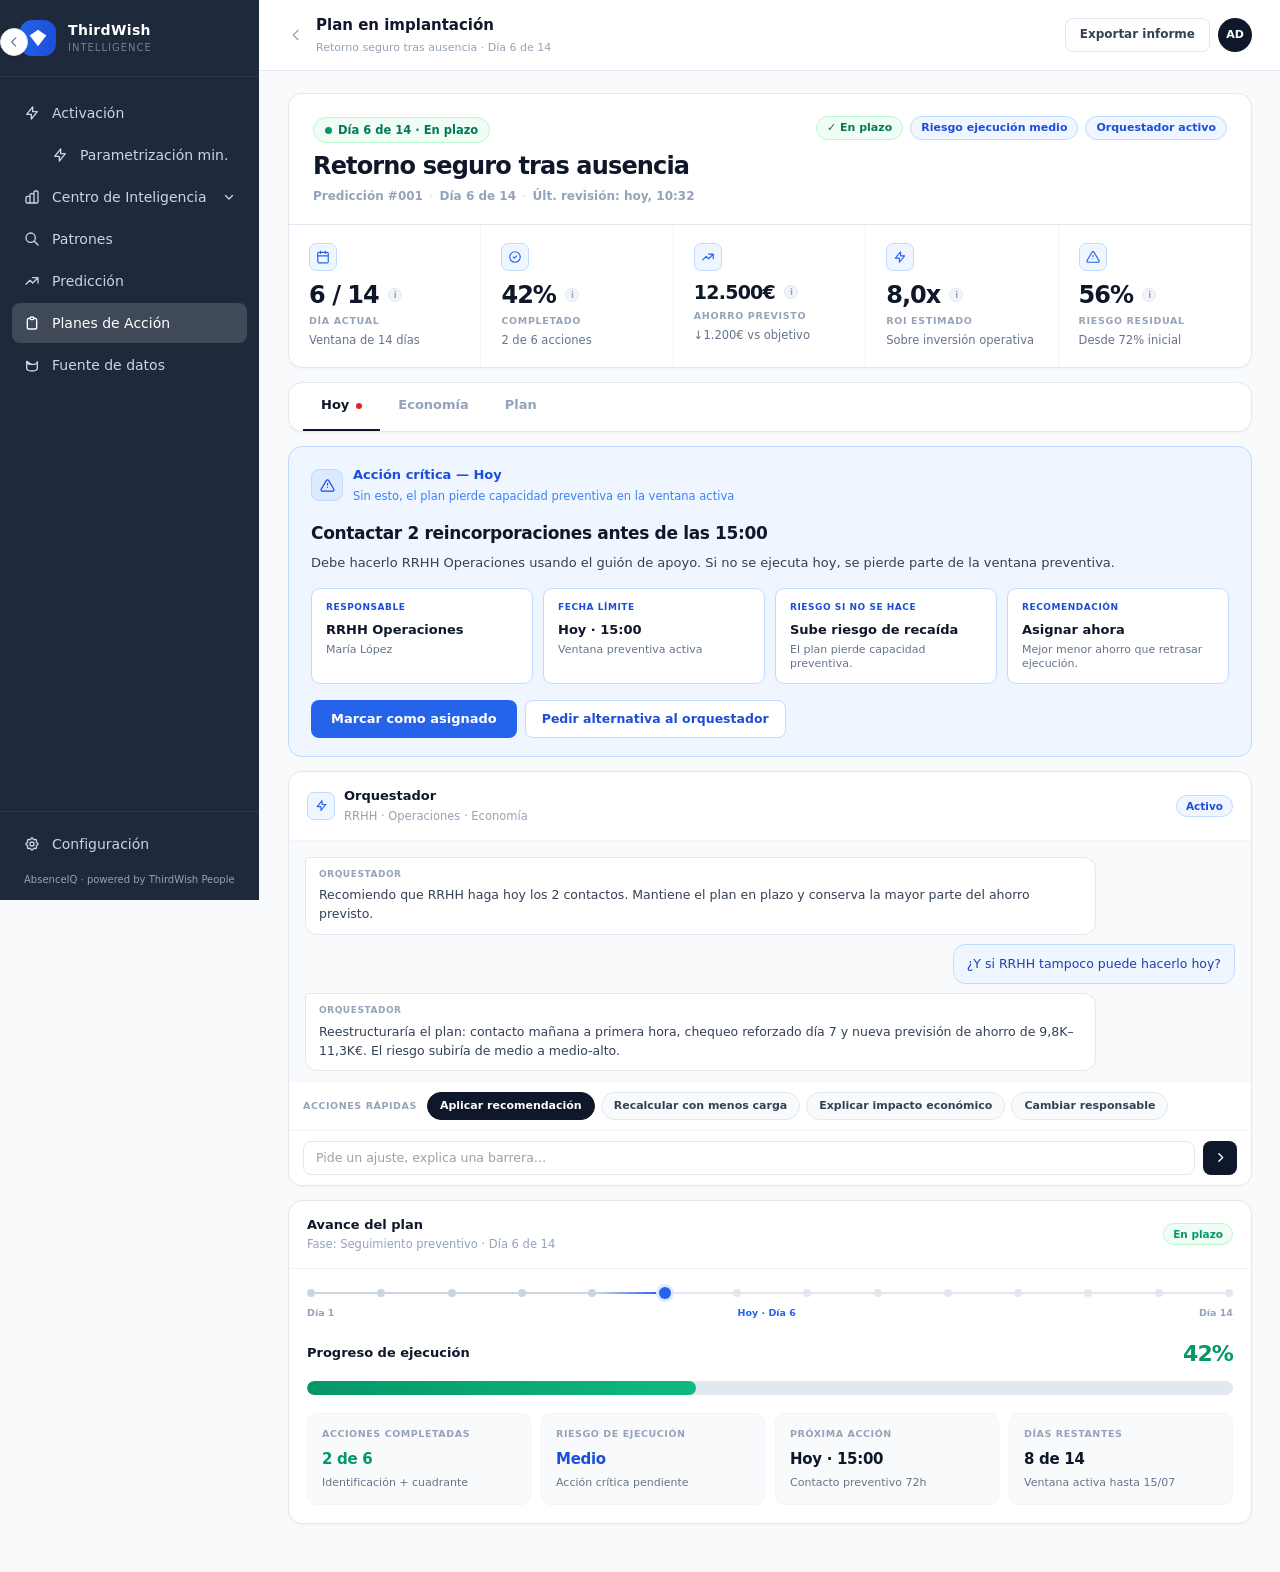
<file: pages/plan-implantacion.html>
<!DOCTYPE html>
<html lang="es">
<head>
  <meta charset="UTF-8"/>
  <meta name="viewport" content="width=device-width, initial-scale=1.0"/>
  <title>Implantaci&#243;n del plan &middot; Retorno seguro tras ausencia</title>
  <link rel="stylesheet" href="../css/styles.css"/>
  <style>
    *{box-sizing:border-box;}
    .impl-content{padding:22px 28px 48px;display:flex;flex-direction:column;gap:14px;}

    /* HEADER CARD */
    .impl-header{background:#fff;border:1px solid #e2e8f0;border-radius:14px;box-shadow:0 1px 3px rgba(0,0,0,.04);padding:22px 24px 0;overflow:hidden;}
    .impl-header-top{display:flex;align-items:flex-start;justify-content:space-between;gap:20px;padding-bottom:18px;}
    .impl-badge{display:inline-flex;align-items:center;gap:6px;height:26px;padding:0 11px;border-radius:999px;background:#f0fdf4;color:#047857;border:1px solid #bbf7d0;font-size:11.5px;font-weight:700;margin-bottom:10px;}
    .impl-badge-dot{width:7px;height:7px;border-radius:50%;background:#059669;flex-shrink:0;animation:pulse 2s infinite;}
    @keyframes pulse{0%,100%{opacity:1;}50%{opacity:.4;}}
    .impl-title{font-size:24px;font-weight:800;color:#0f172a;margin:0 0 6px;letter-spacing:-.035em;line-height:1.15;}
    .impl-meta{font-size:12px;color:#94a3b8;font-weight:600;display:flex;gap:6px;flex-wrap:wrap;align-items:center;}
    .impl-pills{display:flex;align-items:center;gap:7px;flex-wrap:wrap;justify-content:flex-end;flex-shrink:0;}
    .impl-pill{display:inline-flex;height:24px;align-items:center;padding:0 10px;border-radius:999px;font-size:11px;font-weight:700;white-space:nowrap;}
    .impl-pill.green{background:#f0fdf4;color:#047857;border:1px solid #bbf7d0;}
    .impl-pill.blue{background:#eff6ff;color:#1d4ed8;border:1px solid #bfdbfe;}

    /* KPI STRIP */
    .impl-kpis{display:grid;grid-template-columns:repeat(5,1fr);border-top:1px solid #e2e8f0;margin:0 -24px;}
    .impl-kpi{padding:18px 20px;border-right:1px solid #f1f5f9;}
    .impl-kpi:last-child{border-right:none;}
    .impl-kpi-icon{width:28px;height:28px;border-radius:7px;background:#eff6ff;border:1px solid #bfdbfe;display:flex;align-items:center;justify-content:center;margin-bottom:12px;}
    .impl-kpi-val{font-size:24px;font-weight:800;letter-spacing:-.04em;line-height:1;margin-bottom:6px;color:#0f172a;display:flex;align-items:center;gap:5px;}
    .impl-kpi-val .info-i{font-size:8.5px;width:14px;height:14px;flex-shrink:0;background:#f1f5f9;border-color:#e2e8f0;color:#94a3b8;}
    .impl-kpi-label{font-size:9.5px;font-weight:700;color:#94a3b8;text-transform:uppercase;letter-spacing:.07em;margin-bottom:5px;}
    .impl-kpi-sub{font-size:11.5px;color:#64748b;font-weight:500;line-height:1.35;}
    .info-i{display:inline-flex;width:16px;height:16px;border-radius:50%;background:#f1f5f9;border:1.5px solid #e2e8f0;color:#94a3b8;font-size:9.5px;font-weight:800;align-items:center;justify-content:center;cursor:default;vertical-align:middle;margin-left:4px;}

    /* TAB BAR */
    .tab-bar{background:#fff;border:1px solid #e2e8f0;border-radius:14px;box-shadow:0 1px 3px rgba(0,0,0,.04);display:flex;padding:0 14px;}
    .tab-btn{height:48px;padding:0 18px;border:none;background:none;font-size:13px;font-weight:600;color:#94a3b8;cursor:pointer;border-bottom:2px solid transparent;white-space:nowrap;transition:color .15s,border-color .15s;display:inline-flex;align-items:center;gap:7px;}
    .tab-btn.active{color:#0f172a;border-bottom-color:#0f172a;}
    .tab-btn:hover:not(.active){color:#334155;}
    .tab-urgent-dot{width:6px;height:6px;background:#dc2626;border-radius:50%;flex-shrink:0;}
    .tab-panel{display:none;flex-direction:column;gap:14px;}
    .tab-panel.active{display:flex;}

    /* SHARED CARD */
    .i-card{background:#fff;border:1px solid #e2e8f0;border-radius:14px;box-shadow:0 1px 3px rgba(0,0,0,.04);overflow:hidden;}
    .i-card-head{padding:14px 18px;border-bottom:1px solid #f1f5f9;display:flex;align-items:center;justify-content:space-between;gap:12px;}
    .i-card-head h3{font-size:13px;font-weight:700;color:#0f172a;margin:0;}
    .i-card-head p{font-size:11.5px;color:#94a3b8;font-weight:500;margin:0;}
    .i-card-body{padding:18px;}
    .i-tag{display:inline-flex;height:22px;align-items:center;padding:0 9px;border-radius:999px;font-size:10.5px;font-weight:700;white-space:nowrap;background:#eff6ff;color:#1d4ed8;border:1px solid #bfdbfe;}
    .i-tag.green{background:#f0fdf4;color:#059669;border-color:#bbf7d0;}

    /* ACCIÓN CRÍTICA */
    .nextbox{background:#eff6ff;border:1px solid #bfdbfe;border-radius:14px;padding:18px 22px;}
    .nextbox-head{display:flex;align-items:center;gap:10px;margin-bottom:14px;}
    .nextbox-icon{width:32px;height:32px;border-radius:8px;background:#dbeafe;border:1.5px solid #bfdbfe;display:flex;align-items:center;justify-content:center;flex-shrink:0;}
    .nextbox-head-text h4{font-size:13px;font-weight:700;color:#1d4ed8;margin:0;}
    .nextbox-head-text p{font-size:11.5px;color:#3b82f6;font-weight:500;margin:2px 0 0;}
    .nextbox-title{font-size:17px;font-weight:800;color:#0f172a;margin-bottom:6px;letter-spacing:-.02em;}
    .nextbox-desc{font-size:13px;color:#334155;font-weight:500;line-height:1.5;margin-bottom:16px;}
    .nextbox-grid{display:grid;grid-template-columns:repeat(4,1fr);gap:10px;margin-bottom:16px;}
    .nextbox-cell{background:#fff;border:1px solid #bfdbfe;border-radius:9px;padding:11px 14px;}
    .nextbox-cell small{display:block;font-size:9px;font-weight:700;color:#1d4ed8;text-transform:uppercase;letter-spacing:.06em;margin-bottom:5px;}
    .nextbox-cell b{display:block;font-size:13px;font-weight:700;color:#0f172a;margin-bottom:2px;}
    .nextbox-cell span{display:block;font-size:11px;color:#64748b;font-weight:500;line-height:1.35;}
    .nextbox-btns{display:flex;gap:8px;}
    .nextbox-btn-primary{height:38px;padding:0 20px;background:#2563eb;border:none;border-radius:8px;color:#fff;font-size:13px;font-weight:700;cursor:pointer;}
    .nextbox-btn-ghost{height:38px;padding:0 16px;background:#fff;border:1px solid #bfdbfe;border-radius:8px;color:#1d4ed8;font-size:12.5px;font-weight:600;cursor:pointer;}

    /* PROGRESO */
    .prog-timeline{display:flex;align-items:center;margin-bottom:6px;}
    .tl-dot{width:8px;height:8px;border-radius:50%;flex-shrink:0;}
    .tl-dot.past{background:#cbd5e1;}
    .tl-dot.today{width:12px;height:12px;background:#2563eb;box-shadow:0 0 0 3px #dbeafe;animation:todaypulse 2s infinite;}
    .tl-dot.future{background:#e2e8f0;}
    @keyframes todaypulse{0%,100%{box-shadow:0 0 0 3px #dbeafe;}50%{box-shadow:0 0 0 5px #bfdbfe;}}
    .tl-conn{flex:1;height:2px;}
    .tl-conn.past{background:#cbd5e1;}
    .tl-conn.today{background:linear-gradient(90deg,#cbd5e1,#2563eb);}
    .tl-conn.future{background:#e2e8f0;}
    .prog-tl-labels{display:flex;justify-content:space-between;font-size:9.5px;color:#94a3b8;font-weight:600;margin-bottom:16px;}
    .prog-tl-labels .tl-lbl-today{color:#2563eb;font-weight:700;}
    .prog-bar-header{display:flex;align-items:center;justify-content:space-between;margin-bottom:10px;}
    .prog-bar-header span{font-size:13px;font-weight:700;color:#0f172a;}
    .prog-bar-header b{font-size:22px;font-weight:800;color:#059669;letter-spacing:-.04em;}
    .prog-bar-track{height:14px;background:#e2e8f0;border-radius:999px;overflow:hidden;margin-bottom:18px;}
    .prog-bar-fill{height:100%;background:linear-gradient(90deg,#059669,#10b981);border-radius:999px;width:42%;}
    .prog-stats{display:grid;grid-template-columns:repeat(4,1fr);gap:10px;}
    .prog-stat{background:#f8fafc;border:1px solid #f1f5f9;border-radius:10px;padding:12px 14px;}
    .prog-stat small{display:block;font-size:9.5px;font-weight:700;color:#94a3b8;text-transform:uppercase;letter-spacing:.06em;margin-bottom:6px;}
    .prog-stat b{display:block;font-size:15px;font-weight:800;color:#0f172a;letter-spacing:-.02em;}
    .prog-stat span{display:block;font-size:11px;color:#64748b;font-weight:500;margin-top:3px;}
    .prog-stat b.green{color:#059669;}
    .prog-stat b.blue{color:#1d4ed8;}
    .prog-stat b.red{color:#dc2626;}
    .prog-stat b.urgent{color:#0f172a;}

    /* RESUMEN ECONÓMICO */
    .econ-scenarios{display:grid;grid-template-columns:repeat(3,1fr);}
    .econ-scenario{padding:16px 20px;border-right:1px solid #f1f5f9;}
    .econ-scenario:last-child{border-right:none;}
    .econ-scenario.highlight{background:#f0fdf4;}
    .econ-scenario small{display:block;font-size:9.5px;font-weight:700;color:#94a3b8;text-transform:uppercase;letter-spacing:.06em;margin-bottom:8px;}
    .econ-scenario.highlight small{color:#059669;}
    .econ-scenario b{display:block;font-size:28px;font-weight:800;letter-spacing:-.04em;line-height:1;margin-bottom:6px;color:#0f172a;}
    .econ-scenario b.red{color:#dc2626;} .econ-scenario b.green{color:#059669;}
    .econ-scenario span{display:block;font-size:12px;color:#64748b;font-weight:500;line-height:1.4;}
    .econ-deviation{display:flex;align-items:flex-start;gap:10px;padding:12px 18px;background:#eff6ff;border-top:1px solid #bfdbfe;}
    .econ-deviation p{font-size:12px;color:#1e40af;font-weight:600;line-height:1.5;margin:0;}

    /* ORQUESTADOR */
    .orch-bubbles{padding:16px;background:#f8fafc;display:flex;flex-direction:column;gap:9px;max-height:240px;overflow-y:auto;}
    .orch-bubble{border-radius:12px;padding:10px 13px;font-size:12.5px;line-height:1.5;font-weight:500;}
    .orch-bubble.ai{background:#fff;border:1px solid #e2e8f0;color:#334155;border-top-left-radius:4px;max-width:85%;}
    .orch-bubble.user{align-self:flex-end;background:#eff6ff;border:1px solid #bfdbfe;color:#1e40af;border-top-right-radius:4px;max-width:85%;}
    .orch-ai-label{display:block;font-size:9px;font-weight:800;color:#94a3b8;text-transform:uppercase;letter-spacing:.06em;margin-bottom:5px;}
    .orch-quick{padding:10px 14px;background:#fff;border-top:1px solid #f1f5f9;display:flex;flex-wrap:wrap;gap:6px;align-items:center;}
    .orch-quick-label{font-size:9.5px;font-weight:700;color:#94a3b8;text-transform:uppercase;letter-spacing:.06em;margin-right:4px;}
    .orch-quick-btn{height:28px;border:1px solid #e2e8f0;background:#f8fafc;border-radius:999px;font-size:11px;font-weight:600;color:#334155;cursor:pointer;padding:0 12px;white-space:nowrap;}
    .orch-quick-btn.primary{background:#0f172a;color:#fff;border-color:#0f172a;}
    .orch-input-row{display:flex;gap:8px;padding:10px 14px;background:#fff;border-top:1px solid #f1f5f9;}
    .orch-input{flex:1;height:34px;border:1px solid #e2e8f0;border-radius:8px;padding:0 12px;font-size:12.5px;color:#334155;font-family:inherit;}
    .orch-send{width:34px;height:34px;border:none;border-radius:8px;background:#0f172a;color:#fff;cursor:pointer;display:flex;align-items:center;justify-content:center;flex-shrink:0;}

    /* DETALLE DEL PLAN */
    .act-list{display:flex;flex-direction:column;gap:8px;}
    .act-row{display:grid;grid-template-columns:28px 1fr 130px 110px;align-items:center;gap:14px;background:#f8fafc;border:1px solid #f1f5f9;border-radius:10px;padding:12px 14px;}
    .act-row.act-pending{background:#eff6ff;border-color:#bfdbfe;border-left:3px solid #2563eb;}
    .act-num{width:28px;height:28px;border-radius:50%;background:#eff6ff;color:#1d4ed8;border:1px solid #bfdbfe;display:flex;align-items:center;justify-content:center;font-size:11.5px;font-weight:800;flex-shrink:0;}
    .act-num.done{background:#f0fdf4;color:#059669;border-color:#bbf7d0;}
    .act-body small{display:block;font-size:9.5px;font-weight:700;color:#94a3b8;text-transform:uppercase;letter-spacing:.05em;margin-bottom:3px;}
    .act-body small.urgent{color:#1d4ed8;}
    .act-body strong{display:block;font-size:13px;font-weight:700;color:#0f172a;margin-bottom:2px;}
    .act-body p{font-size:11.5px;color:#64748b;line-height:1.4;font-weight:500;margin:0;}
    .act-owner{text-align:right;}
    .act-owner b{display:block;font-size:12px;font-weight:700;color:#0f172a;}
    .act-owner span{display:block;font-size:10.5px;color:#94a3b8;font-weight:500;}
    .act-status{display:inline-flex;height:22px;align-items:center;padding:0 9px;border-radius:999px;font-size:10px;font-weight:700;white-space:nowrap;justify-self:end;}
    .act-status.done{background:#f0fdf4;color:#059669;border:1px solid #bbf7d0;}
    .act-status.pending{background:#eff6ff;color:#1d4ed8;border:1px solid #bfdbfe;}
    .act-status.scheduled{background:#f8fafc;color:#64748b;border:1px solid #e2e8f0;}

    /* ACORDEONES */
    .acc-details{background:#fff;border:1px solid #e2e8f0;border-radius:14px;box-shadow:0 1px 3px rgba(0,0,0,.04);overflow:hidden;}
    .acc-summary{padding:14px 18px;display:flex;align-items:center;justify-content:space-between;cursor:pointer;list-style:none;user-select:none;gap:12px;}
    .acc-summary::-webkit-details-marker{display:none;}
    .acc-summary-left h3{font-size:13px;font-weight:700;color:#0f172a;margin:0;}
    .acc-summary-left p{font-size:11.5px;color:#94a3b8;font-weight:500;margin:2px 0 0;}
    .acc-chev{color:#94a3b8;transition:transform .2s;flex-shrink:0;}
    .acc-details[open] .acc-chev{transform:rotate(180deg);}
    .acc-body{border-top:1px solid #f1f5f9;padding:18px;background:#f8fafc;}

    /* Desviación económica */
    .dev-grid{display:grid;grid-template-columns:repeat(3,1fr);gap:10px;}
    .dev-cell{background:#fff;border:1px solid #e2e8f0;border-radius:10px;padding:14px;}
    .dev-cell small{display:block;color:#94a3b8;font-size:9.5px;font-weight:700;text-transform:uppercase;letter-spacing:.06em;margin-bottom:8px;}
    .dev-cell b{display:block;font-size:20px;font-weight:800;letter-spacing:-.04em;line-height:1;margin-bottom:5px;color:#0f172a;}
    .dev-cell b.green{color:#059669;} .dev-cell b.blue{color:#1d4ed8;}
    .dev-cell span{display:block;font-size:11.5px;color:#64748b;font-weight:500;}

    /* Riesgo de ejecución */
    .risk-bar-block{display:flex;align-items:center;gap:14px;margin-bottom:14px;}
    .risk-bar-label{font-size:12px;font-weight:700;color:#0f172a;width:160px;flex-shrink:0;}
    .risk-bar-track{flex:1;height:10px;background:#e2e8f0;border-radius:999px;overflow:hidden;}
    .risk-bar-fill-blue{height:100%;background:#2563eb;border-radius:999px;width:56%;}
    .risk-bar-pct{font-size:13px;font-weight:800;width:36px;text-align:right;flex-shrink:0;color:#1d4ed8;}
    .acc-note{background:#fff;border:1px solid #e2e8f0;border-radius:9px;padding:11px 14px;margin-top:10px;}
    .acc-note small{display:block;font-size:9.5px;font-weight:700;color:#94a3b8;text-transform:uppercase;letter-spacing:.05em;margin-bottom:5px;}
    .acc-note p{font-size:12.5px;color:#334155;font-weight:600;line-height:1.5;margin:0;}

    /* ROI */
    .roi-grid{display:grid;grid-template-columns:1fr 1fr;gap:10px;}
    .roi-cell{background:#fff;border:1px solid #e2e8f0;border-radius:9px;padding:13px 14px;}
    .roi-cell small{display:block;font-size:9.5px;font-weight:700;color:#94a3b8;text-transform:uppercase;letter-spacing:.06em;margin-bottom:6px;}
    .roi-cell p{font-size:12.5px;color:#334155;font-weight:600;line-height:1.5;margin:0;}

    /* Historial */
    .hist-list{display:flex;flex-direction:column;gap:8px;}
    .hist-row{background:#fff;border:1px solid #e2e8f0;border-radius:9px;padding:11px 14px;display:grid;grid-template-columns:90px 1fr 110px;gap:14px;align-items:center;}
    .hist-row small{font-size:9.5px;font-weight:700;color:#94a3b8;text-transform:uppercase;letter-spacing:.05em;}
    .hist-row b{display:block;font-size:12.5px;font-weight:700;color:#0f172a;margin-bottom:2px;}
    .hist-row .desc{display:block;font-size:11.5px;color:#64748b;font-weight:500;}
    .hist-status{display:inline-flex;height:22px;align-items:center;padding:0 9px;border-radius:999px;font-size:10px;font-weight:700;justify-self:end;}
    .hist-status.done{background:#f0fdf4;color:#059669;border:1px solid #bbf7d0;}
    .hist-status.pending{background:#eff6ff;color:#1d4ed8;border:1px solid #bfdbfe;}
    .hist-status.scheduled{background:#f8fafc;color:#64748b;border:1px solid #e2e8f0;}
  </style>
</head>
<body data-page="planes-accion" class="bg-surface-50 text-surface-900 antialiased">
  <div id="sidebar-mount"></div>
  <div style="margin-left:260px;min-height:100vh;background:#f8fafc;max-width:calc(100vw - 260px);overflow-x:hidden;">

    <!-- TOP BAR -->
    <div style="background:#fff;border-bottom:1px solid #e2e8f0;padding:13px 28px;display:flex;align-items:center;justify-content:space-between;position:sticky;top:0;z-index:10;">
      <div style="display:flex;align-items:center;gap:12px;">
        <a href="planes-accion.html" style="display:flex;align-items:center;color:#94a3b8;text-decoration:none;">
          <svg width="16" height="16" fill="none" stroke="currentColor" viewBox="0 0 24 24"><path stroke-linecap="round" stroke-linejoin="round" stroke-width="2" d="M15 19l-7-7 7-7"/></svg>
        </a>
        <div>
          <h1 style="font-size:15px;font-weight:700;color:#0f172a;margin:0;">Plan en implantaci&#243;n</h1>
          <p style="font-size:11px;color:#94a3b8;margin:2px 0 0;">Retorno seguro tras ausencia &middot; D&#237;a 6 de 14</p>
        </div>
      </div>
      <div style="display:flex;align-items:center;gap:8px;">
        <button style="height:34px;padding:0 14px;background:#fff;border:1px solid #e2e8f0;border-radius:8px;color:#334155;font-size:12px;font-weight:600;cursor:pointer;">Exportar informe</button>
        <div style="width:34px;height:34px;border-radius:50%;background:#0f172a;display:flex;align-items:center;justify-content:center;font-size:11px;font-weight:700;color:#fff;">AD</div>
      </div>
    </div>

    <section class="impl-content">

      <!-- HEADER CARD — siempre visible, fuera de las pestañas -->
      <div class="impl-header">
        <div class="impl-header-top">
          <div>
            <div class="impl-badge"><span class="impl-badge-dot"></span>D&#237;a 6 de 14 &middot; En plazo</div>
            <h1 class="impl-title">Retorno seguro tras ausencia</h1>
            <div class="impl-meta">
              <span>Predicci&#243;n #001</span>
              <span style="color:#e2e8f0;">&middot;</span>
              <span>D&#237;a 6 de 14</span>
              <span style="color:#e2e8f0;">&middot;</span>
              <span>&#218;lt. revisi&#243;n: hoy, 10:32</span>
            </div>
          </div>
          <div class="impl-pills">
            <span class="impl-pill green">&#10003; En plazo</span>
            <span class="impl-pill blue">Riesgo ejecuci&#243;n medio</span>
            <span class="impl-pill blue">Orquestador activo</span>
          </div>
        </div>
        <div class="impl-kpis">
          <div class="impl-kpi">
            <div class="impl-kpi-icon"><svg width="14" height="14" fill="none" stroke="#2563eb" viewBox="0 0 24 24" stroke-width="2"><rect x="3" y="4" width="18" height="18" rx="2"/><path stroke-linecap="round" stroke-linejoin="round" d="M16 2v4M8 2v4M3 10h18"/></svg></div>
            <div class="impl-kpi-val">6 / 14 <span class="info-i" title="D&#237;a actual del plan sobre el total de d&#237;as de la ventana de intervenci&#243;n.">i</span></div>
            <div class="impl-kpi-label">D&#237;a actual</div>
            <div class="impl-kpi-sub">Ventana de 14 d&#237;as</div>
          </div>
          <div class="impl-kpi">
            <div class="impl-kpi-icon"><svg width="14" height="14" fill="none" stroke="#2563eb" viewBox="0 0 24 24" stroke-width="2"><path stroke-linecap="round" stroke-linejoin="round" d="M9 12l2 2 4-4m6 2a9 9 0 11-18 0 9 9 0 0118 0z"/></svg></div>
            <div class="impl-kpi-val">42% <span class="info-i" title="Porcentaje de acciones del plan completadas o en curso sobre el total.">i</span></div>
            <div class="impl-kpi-label">Completado</div>
            <div class="impl-kpi-sub">2 de 6 acciones</div>
          </div>
          <div class="impl-kpi">
            <div class="impl-kpi-icon"><svg width="14" height="14" fill="none" stroke="#2563eb" viewBox="0 0 24 24" stroke-width="2"><path stroke-linecap="round" stroke-linejoin="round" d="M13 7h8m0 0v8m0-8l-8 8-4-4-6 6"/></svg></div>
            <div class="impl-kpi-val" style="font-size:19px;">12.500&#8364; <span class="info-i" title="Ahorro previsto actualizado con el avance actual del plan.">i</span></div>
            <div class="impl-kpi-label">Ahorro previsto</div>
            <div class="impl-kpi-sub">&#8595;1.200&#8364; vs objetivo</div>
          </div>
          <div class="impl-kpi">
            <div class="impl-kpi-icon"><svg width="14" height="14" fill="none" stroke="#2563eb" viewBox="0 0 24 24" stroke-width="2"><path stroke-linecap="round" stroke-linejoin="round" d="M13 10V3L4 14h7v7l9-11h-7z"/></svg></div>
            <div class="impl-kpi-val">8,0x <span class="info-i" title="ROI estimado: ahorro previsto sobre inversi&#243;n operativa del plan.">i</span></div>
            <div class="impl-kpi-label">ROI estimado</div>
            <div class="impl-kpi-sub">Sobre inversi&#243;n operativa</div>
          </div>
          <div class="impl-kpi">
            <div class="impl-kpi-icon"><svg width="14" height="14" fill="none" stroke="#2563eb" viewBox="0 0 24 24" stroke-width="2"><path stroke-linecap="round" stroke-linejoin="round" d="M12 9v2m0 4h.01M10.29 3.86L1.82 18a2 2 0 001.71 3h16.94a2 2 0 001.71-3L13.71 3.86a2 2 0 00-3.42 0z"/></svg></div>
            <div class="impl-kpi-val">56% <span class="info-i" title="Riesgo residual actualizado con el avance del plan. Baja desde el 72% inicial.">i</span></div>
            <div class="impl-kpi-label">Riesgo residual</div>
            <div class="impl-kpi-sub">Desde 72% inicial</div>
          </div>
        </div>
      </div>

      <!-- BARRA DE PESTAÑAS -->
      <div class="tab-bar">
        <button class="tab-btn active" data-tab="hoy" onclick="switchTab('hoy')">
          Hoy
          <span class="tab-urgent-dot"></span>
        </button>
        <button class="tab-btn" data-tab="economia" onclick="switchTab('economia')">Econom&#237;a</button>
        <button class="tab-btn" data-tab="plan" onclick="switchTab('plan')">Plan</button>
      </div>

      <!-- ─────────────────────────────────────────── -->
      <!-- TAB: HOY                                    -->
      <!-- Acción crítica · Orquestador · Progreso     -->
      <!-- ─────────────────────────────────────────── -->
      <div id="hoy" class="tab-panel active">

        <!-- ACCIÓN CRÍTICA -->
        <div class="nextbox">
          <div class="nextbox-head">
            <div class="nextbox-icon">
              <svg width="15" height="15" fill="none" stroke="#1d4ed8" viewBox="0 0 24 24" stroke-width="2"><path stroke-linecap="round" stroke-linejoin="round" d="M12 9v2m0 4h.01M10.29 3.86L1.82 18a2 2 0 001.71 3h16.94a2 2 0 001.71-3L13.71 3.86a2 2 0 00-3.42 0z"/></svg>
            </div>
            <div class="nextbox-head-text">
              <h4>Acci&#243;n cr&#237;tica &mdash; Hoy</h4>
              <p>Sin esto, el plan pierde capacidad preventiva en la ventana activa</p>
            </div>
          </div>
          <div class="nextbox-title">Contactar 2 reincorporaciones antes de las 15:00</div>
          <div class="nextbox-desc">Debe hacerlo RRHH Operaciones usando el gui&#243;n de apoyo. Si no se ejecuta hoy, se pierde parte de la ventana preventiva.</div>
          <div class="nextbox-grid">
            <div class="nextbox-cell">
              <small>Responsable</small>
              <b>RRHH Operaciones</b>
              <span>Mar&#237;a L&#243;pez</span>
            </div>
            <div class="nextbox-cell">
              <small>Fecha l&#237;mite</small>
              <b>Hoy &middot; 15:00</b>
              <span>Ventana preventiva activa</span>
            </div>
            <div class="nextbox-cell">
              <small>Riesgo si no se hace</small>
              <b>Sube riesgo de reca&#237;da</b>
              <span>El plan pierde capacidad preventiva.</span>
            </div>
            <div class="nextbox-cell">
              <small>Recomendaci&#243;n</small>
              <b>Asignar ahora</b>
              <span>Mejor menor ahorro que retrasar ejecuci&#243;n.</span>
            </div>
          </div>
          <div class="nextbox-btns">
            <button class="nextbox-btn-primary">Marcar como asignado</button>
            <button class="nextbox-btn-ghost" onclick="document.getElementById('orquestador').scrollIntoView({behavior:'smooth',block:'start'})">Pedir alternativa al orquestador</button>
          </div>
        </div>

        <!-- ORQUESTADOR IA -->
        <div class="i-card" id="orquestador">
          <div class="i-card-head">
            <div style="display:flex;align-items:center;gap:9px;">
              <div style="width:28px;height:28px;border-radius:7px;background:#eff6ff;border:1px solid #bfdbfe;display:flex;align-items:center;justify-content:center;flex-shrink:0;">
                <svg width="13" height="13" fill="none" stroke="#2563eb" viewBox="0 0 24 24" stroke-width="2"><path stroke-linecap="round" stroke-linejoin="round" d="M13 10V3L4 14h7v7l9-11h-7z"/></svg>
              </div>
              <div>
                <h3 style="margin:0;">Orquestador</h3>
                <p style="margin:0;">RRHH &middot; Operaciones &middot; Econom&#237;a</p>
              </div>
            </div>
            <span class="i-tag">Activo</span>
          </div>
          <div class="orch-bubbles">
            <div class="orch-bubble ai">
              <span class="orch-ai-label">Orquestador</span>
              Recomiendo que RRHH haga hoy los 2 contactos. Mantiene el plan en plazo y conserva la mayor parte del ahorro previsto.
            </div>
            <div class="orch-bubble user">&#191;Y si RRHH tampoco puede hacerlo hoy?</div>
            <div class="orch-bubble ai">
              <span class="orch-ai-label">Orquestador</span>
              Reestructurar&#237;a el plan: contacto ma&#241;ana a primera hora, chequeo reforzado d&#237;a 7 y nueva previsi&#243;n de ahorro de 9,8K&#8211;11,3K&#8364;. El riesgo subir&#237;a de medio a medio-alto.
            </div>
          </div>
          <div class="orch-quick">
            <span class="orch-quick-label">Acciones r&#225;pidas</span>
            <button class="orch-quick-btn primary">Aplicar recomendaci&#243;n</button>
            <button class="orch-quick-btn">Recalcular con menos carga</button>
            <button class="orch-quick-btn">Explicar impacto econ&#243;mico</button>
            <button class="orch-quick-btn">Cambiar responsable</button>
          </div>
          <div class="orch-input-row">
            <input class="orch-input" placeholder="Pide un ajuste, explica una barrera&#8230;"/>
            <button class="orch-send">
              <svg width="13" height="13" fill="none" stroke="currentColor" viewBox="0 0 24 24" stroke-width="2.5"><path stroke-linecap="round" stroke-linejoin="round" d="M9 5l7 7-7 7"/></svg>
            </button>
          </div>
        </div>

        <!-- PROGRESO DEL PLAN -->
        <div class="i-card">
          <div class="i-card-head">
            <div><h3>Avance del plan</h3><p>Fase: Seguimiento preventivo &middot; D&#237;a 6 de 14</p></div>
            <span class="i-tag green">En plazo</span>
          </div>
          <div class="i-card-body">
            <div class="prog-timeline">
              <span class="tl-dot past"></span><span class="tl-conn past"></span>
              <span class="tl-dot past"></span><span class="tl-conn past"></span>
              <span class="tl-dot past"></span><span class="tl-conn past"></span>
              <span class="tl-dot past"></span><span class="tl-conn past"></span>
              <span class="tl-dot past"></span><span class="tl-conn today"></span>
              <span class="tl-dot today"></span><span class="tl-conn future"></span>
              <span class="tl-dot future"></span><span class="tl-conn future"></span>
              <span class="tl-dot future"></span><span class="tl-conn future"></span>
              <span class="tl-dot future"></span><span class="tl-conn future"></span>
              <span class="tl-dot future"></span><span class="tl-conn future"></span>
              <span class="tl-dot future"></span><span class="tl-conn future"></span>
              <span class="tl-dot future"></span><span class="tl-conn future"></span>
              <span class="tl-dot future"></span><span class="tl-conn future"></span>
              <span class="tl-dot future"></span>
            </div>
            <div class="prog-tl-labels">
              <span>D&#237;a 1</span>
              <span class="tl-lbl-today">Hoy &middot; D&#237;a 6</span>
              <span>D&#237;a 14</span>
            </div>
            <div class="prog-bar-header">
              <span>Progreso de ejecuci&#243;n</span>
              <b>42%</b>
            </div>
            <div class="prog-bar-track">
              <div class="prog-bar-fill"></div>
            </div>
            <div class="prog-stats">
              <div class="prog-stat">
                <small>Acciones completadas</small>
                <b class="green">2 de 6</b>
                <span>Identificaci&#243;n + cuadrante</span>
              </div>
              <div class="prog-stat">
                <small>Riesgo de ejecuci&#243;n</small>
                <b class="blue">Medio</b>
                <span>Acci&#243;n cr&#237;tica pendiente</span>
              </div>
              <div class="prog-stat">
                <small>Pr&#243;xima acci&#243;n</small>
                <b class="urgent">Hoy &middot; 15:00</b>
                <span>Contacto preventivo 72h</span>
              </div>
              <div class="prog-stat">
                <small>D&#237;as restantes</small>
                <b>8 de 14</b>
                <span>Ventana activa hasta 15/07</span>
              </div>
            </div>
          </div>
        </div>

      </div><!-- /tab hoy -->

      <!-- ─────────────────────────────────────────── -->
      <!-- TAB: ECONOMÍA                               -->
      <!-- Resumen económico · Desviación · ROI final  -->
      <!-- ─────────────────────────────────────────── -->
      <div id="economia" class="tab-panel">

        <!-- RESUMEN ECONÓMICO -->
        <div class="i-card">
          <div class="i-card-head">
            <div><h3>Resumen econ&#243;mico</h3><p>Sin actuar vs. con plan activo</p></div>
            <span class="i-tag green">Sigue compensando</span>
          </div>
          <div class="econ-scenarios">
            <div class="econ-scenario">
              <small>Sin actuar</small>
              <b class="red">24.000&#8364;</b>
              <span>Coste esperado por nuevas ausencias, sustituci&#243;n y p&#233;rdida operativa.</span>
            </div>
            <div class="econ-scenario">
              <small>Coste con plan activo</small>
              <b>11.500&#8364;</b>
              <span>Coste esperado actualizado con el plan ya en marcha.</span>
            </div>
            <div class="econ-scenario highlight">
              <small>Ahorro previsto</small>
              <b class="green">12.500&#8364;</b>
              <span>ROI estimado: 8,0x sobre la inversi&#243;n operativa prevista.</span>
            </div>
          </div>
          <div class="econ-deviation">
            <svg width="14" height="14" fill="none" stroke="#2563eb" viewBox="0 0 24 24" style="flex-shrink:0;margin-top:2px;"><path stroke-linecap="round" stroke-linejoin="round" stroke-width="2" d="M13 16h-1v-4h-1m1-4h.01M21 12a9 9 0 11-18 0 9 9 0 0118 0z"/></svg>
            <p><strong>El ahorro baja 1.200&#8364; frente al objetivo inicial.</strong> Motivo: menor disponibilidad del mando para hacer dos contactos preventivos dentro de la ventana prevista.</p>
          </div>
        </div>

        <!-- ACORDEÓN: DESVIACIÓN ECONÓMICA -->
        <details class="acc-details">
          <summary class="acc-summary">
            <div class="acc-summary-left">
              <h3>Desviaci&#243;n econ&#243;mica</h3>
              <p>Qu&#233; ha cambiado y por qu&#233; afecta al ahorro previsto</p>
            </div>
            <div style="display:flex;align-items:center;gap:10px;">
              <span class="i-tag">&#8595;1.200&#8364; vs objetivo</span>
              <svg class="acc-chev" width="16" height="16" fill="none" stroke="currentColor" viewBox="0 0 24 24"><path stroke-linecap="round" stroke-linejoin="round" stroke-width="2" d="M19 9l-7 7-7-7"/></svg>
            </div>
          </summary>
          <div class="acc-body">
            <div class="dev-grid">
              <div class="dev-cell"><small>Objetivo inicial</small><b class="green">13.700&#8364;</b><span>Ahorro previsto al aprobar el plan.</span></div>
              <div class="dev-cell"><small>Previsi&#243;n actual</small><b class="green">12.500&#8364;</b><span>Ahorro esperado con el microajuste.</span></div>
              <div class="dev-cell"><small>Motivo</small><b class="blue" style="font-size:15px;">Mando no disponible</b><span>RRHH absorbe dos contactos para no retrasar el plan.</span></div>
            </div>
          </div>
        </details>

        <!-- ACORDEÓN: ROI FINAL -->
        <details class="acc-details">
          <summary class="acc-summary">
            <div class="acc-summary-left">
              <h3>ROI final</h3>
              <p>Qu&#233; se calcular&#225; al cierre del plan el d&#237;a 14</p>
            </div>
            <div style="display:flex;align-items:center;gap:10px;">
              <span class="i-tag">D&#237;a 14</span>
              <svg class="acc-chev" width="16" height="16" fill="none" stroke="currentColor" viewBox="0 0 24 24"><path stroke-linecap="round" stroke-linejoin="round" stroke-width="2" d="M19 9l-7 7-7-7"/></svg>
            </div>
          </summary>
          <div class="acc-body">
            <div class="roi-grid">
              <div class="roi-cell"><small>Se medir&#225;</small><p>Coste real, coste evitado, coste interno del plan y ROI final comparado con el objetivo inicial.</p></div>
              <div class="roi-cell"><small>Aprendizaje</small><p>Qu&#233; acciones funcionaron, qu&#233; patr&#243;n se puede reutilizar y qu&#233; ajustar en pr&#243;ximos planes similares.</p></div>
            </div>
          </div>
        </details>

      </div><!-- /tab economia -->

      <!-- ─────────────────────────────────────────── -->
      <!-- TAB: PLAN                                   -->
      <!-- Detalle · Riesgo de ejecución · Historial   -->
      <!-- ─────────────────────────────────────────── -->
      <div id="plan" class="tab-panel">

        <!-- DETALLE DEL PLAN -->
        <div class="i-card">
          <div class="i-card-head">
            <div><h3>Detalle del plan</h3><p>Acciones, responsables y estado de ejecuci&#243;n</p></div>
            <span class="i-tag">6 acciones</span>
          </div>
          <div class="i-card-body">
            <div class="act-list">
              <div class="act-row">
                <div class="act-num done">&#10003;</div>
                <div class="act-body"><small>D&#237;a 0</small><strong>Identificar reincorporaciones cr&#237;ticas</strong><p>Lista priorizada por riesgo, centro y ventana temporal.</p></div>
                <div class="act-owner"><b>RRHH</b><span>Completado d&#237;a 0</span></div>
                <span class="act-status done">Hecho</span>
              </div>
              <div class="act-row">
                <div class="act-num done">&#10003;</div>
                <div class="act-body"><small>D&#237;a 3</small><strong>Revisar cuadrante y carga operativa</strong><p>Validar si hay conflictos de turno o sobrecarga.</p></div>
                <div class="act-owner"><b>Operaciones</b><span>Hoy 09:20</span></div>
                <span class="act-status done">Hecho</span>
              </div>
              <div class="act-row act-pending">
                <div class="act-num">3</div>
                <div class="act-body"><small class="urgent">Hoy &mdash; urgente</small><strong>Contacto preventivo 72h antes</strong><p>Contactar 2 reincorporaciones con mensaje de apoyo. Sin preguntas m&#233;dicas.</p></div>
                <div class="act-owner"><b>RRHH Operaciones</b><span>Antes de 15:00</span></div>
                <span class="act-status pending">Pendiente</span>
              </div>
              <div class="act-row">
                <div class="act-num">4</div>
                <div class="act-body"><small>D&#237;a 7</small><strong>Chequeo operativo breve</strong><p>Confirmar adaptaci&#243;n operativa y detectar barreras pr&#225;cticas.</p></div>
                <div class="act-owner"><b>Jefe de turno</b><span>08/07/2026</span></div>
                <span class="act-status scheduled">Programado</span>
              </div>
              <div class="act-row">
                <div class="act-num">5</div>
                <div class="act-body"><small>D&#237;a 10</small><strong>Revisi&#243;n intermedia de riesgo</strong><p>Actualizar riesgo residual y comprobar desviaci&#243;n econ&#243;mica.</p></div>
                <div class="act-owner"><b>Plataforma + RRHH</b><span>11/07/2026</span></div>
                <span class="act-status scheduled">Programado</span>
              </div>
              <div class="act-row">
                <div class="act-num">6</div>
                <div class="act-body"><small>D&#237;a 14</small><strong>Cierre y ROI final</strong><p>Medir coste real, coste evitado, ROI y aprendizaje reutilizable.</p></div>
                <div class="act-owner"><b>Plataforma</b><span>15/07/2026</span></div>
                <span class="act-status scheduled">Programado</span>
              </div>
            </div>
          </div>
        </div>

        <!-- ACORDEÓN: RIESGO DE EJECUCIÓN -->
        <details class="acc-details">
          <summary class="acc-summary">
            <div class="acc-summary-left">
              <h3>Riesgo de ejecuci&#243;n</h3>
              <p>No solo mide avance; mide si el plan puede cumplirse</p>
            </div>
            <div style="display:flex;align-items:center;gap:10px;">
              <span class="i-tag">Medio &middot; 56%</span>
              <svg class="acc-chev" width="16" height="16" fill="none" stroke="currentColor" viewBox="0 0 24 24"><path stroke-linecap="round" stroke-linejoin="round" stroke-width="2" d="M19 9l-7 7-7-7"/></svg>
            </div>
          </summary>
          <div class="acc-body">
            <div class="risk-bar-block">
              <span class="risk-bar-label">Riesgo de ejecuci&#243;n</span>
              <div class="risk-bar-track"><div class="risk-bar-fill-blue"></div></div>
              <span class="risk-bar-pct">56%</span>
            </div>
            <div class="acc-note">
              <small>Motivo</small>
              <p>Existe una acci&#243;n cr&#237;tica pendiente hoy y a&#250;n no est&#225; marcada como asignada.</p>
            </div>
            <div class="acc-note" style="margin-top:8px;">
              <small>C&#243;mo bajarlo</small>
              <p>Asignar a RRHH los 2 contactos antes de las 15:00. El riesgo bajar&#237;a a bajo (&lt;30%) al completar la acci&#243;n.</p>
            </div>
          </div>
        </details>

        <!-- ACORDEÓN: HISTORIAL -->
        <details class="acc-details">
          <summary class="acc-summary">
            <div class="acc-summary-left">
              <h3>Hist&#243;rico de cambios y trazabilidad</h3>
              <p>Registro de eventos y ajustes desde la activaci&#243;n del plan</p>
            </div>
            <div style="display:flex;align-items:center;gap:10px;">
              <span class="i-tag">4 eventos</span>
              <svg class="acc-chev" width="16" height="16" fill="none" stroke="currentColor" viewBox="0 0 24 24"><path stroke-linecap="round" stroke-linejoin="round" stroke-width="2" d="M19 9l-7 7-7-7"/></svg>
            </div>
          </summary>
          <div class="acc-body">
            <div class="hist-list">
              <div class="hist-row">
                <div><small>D&#237;a 0</small></div>
                <div><b>Plan aprobado</b><span class="desc">Objetivo econ&#243;mico 12K&#8211;15K&#8364; y riesgo inicial 72%.</span></div>
                <span class="hist-status done">Cerrado</span>
              </div>
              <div class="hist-row">
                <div><small>D&#237;a 3</small></div>
                <div><b>Cuadrante revisado</b><span class="desc">No se detectan conflictos operativos relevantes.</span></div>
                <span class="hist-status done">Cerrado</span>
              </div>
              <div class="hist-row">
                <div><small>D&#237;a 6</small></div>
                <div><b>Microajuste recomendado</b><span class="desc">RRHH asume dos contactos por indisponibilidad del mando.</span></div>
                <span class="hist-status pending">Pendiente</span>
              </div>
              <div class="hist-row">
                <div><small>D&#237;a 14</small></div>
                <div><b>ROI final</b><span class="desc">Se calcular&#225; coste real, coste evitado, ROI y aprendizaje.</span></div>
                <span class="hist-status scheduled">Programado</span>
              </div>
            </div>
          </div>
        </details>

      </div><!-- /tab plan -->

    </section>
  </div>

  <script src="../js/components/sidebar.js"></script>
  <script>
    if(typeof SidebarComponent!=="undefined") SidebarComponent.render();

    function switchTab(tabId) {
      document.querySelectorAll('.tab-btn').forEach(function(b){ b.classList.remove('active'); });
      document.querySelectorAll('.tab-panel').forEach(function(p){ p.classList.remove('active'); });
      document.querySelector('.tab-btn[data-tab="' + tabId + '"]').classList.add('active');
      document.getElementById(tabId).classList.add('active');
    }
  </script>
</body>
</html>
</file>
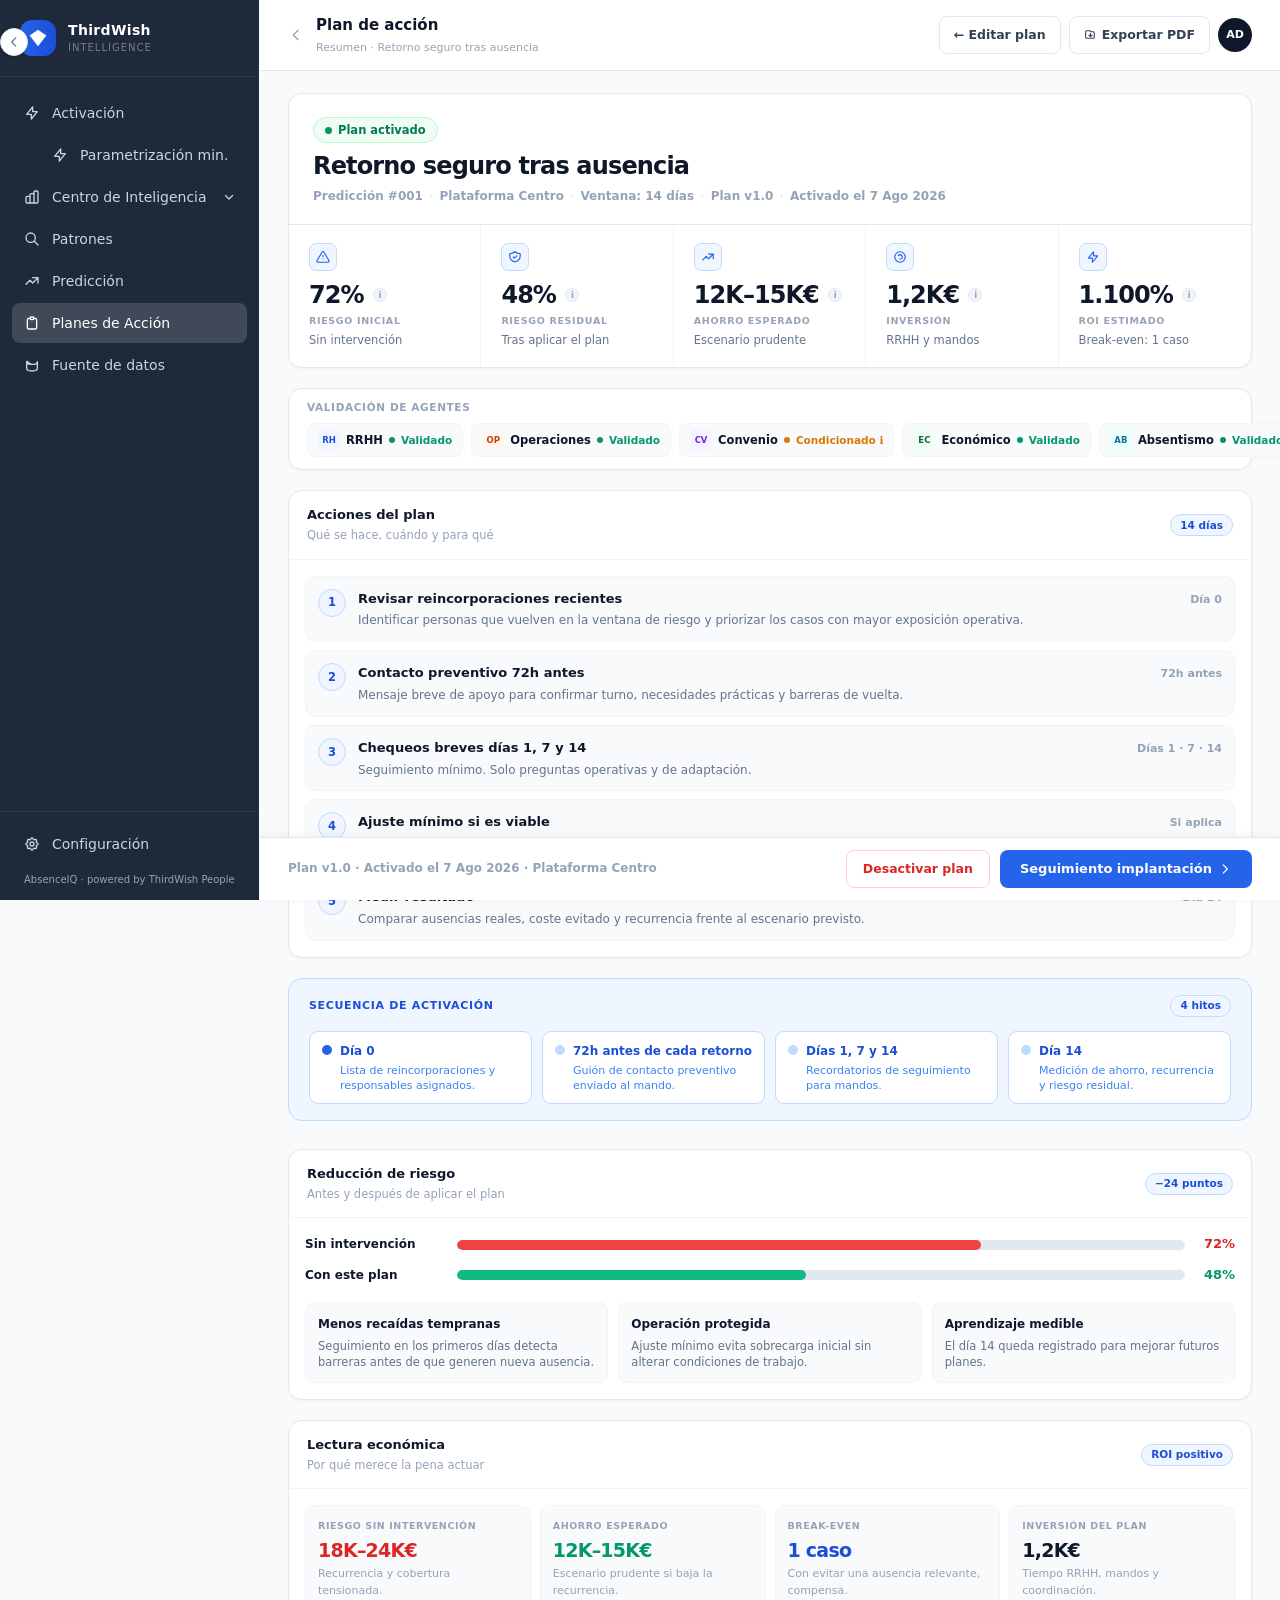
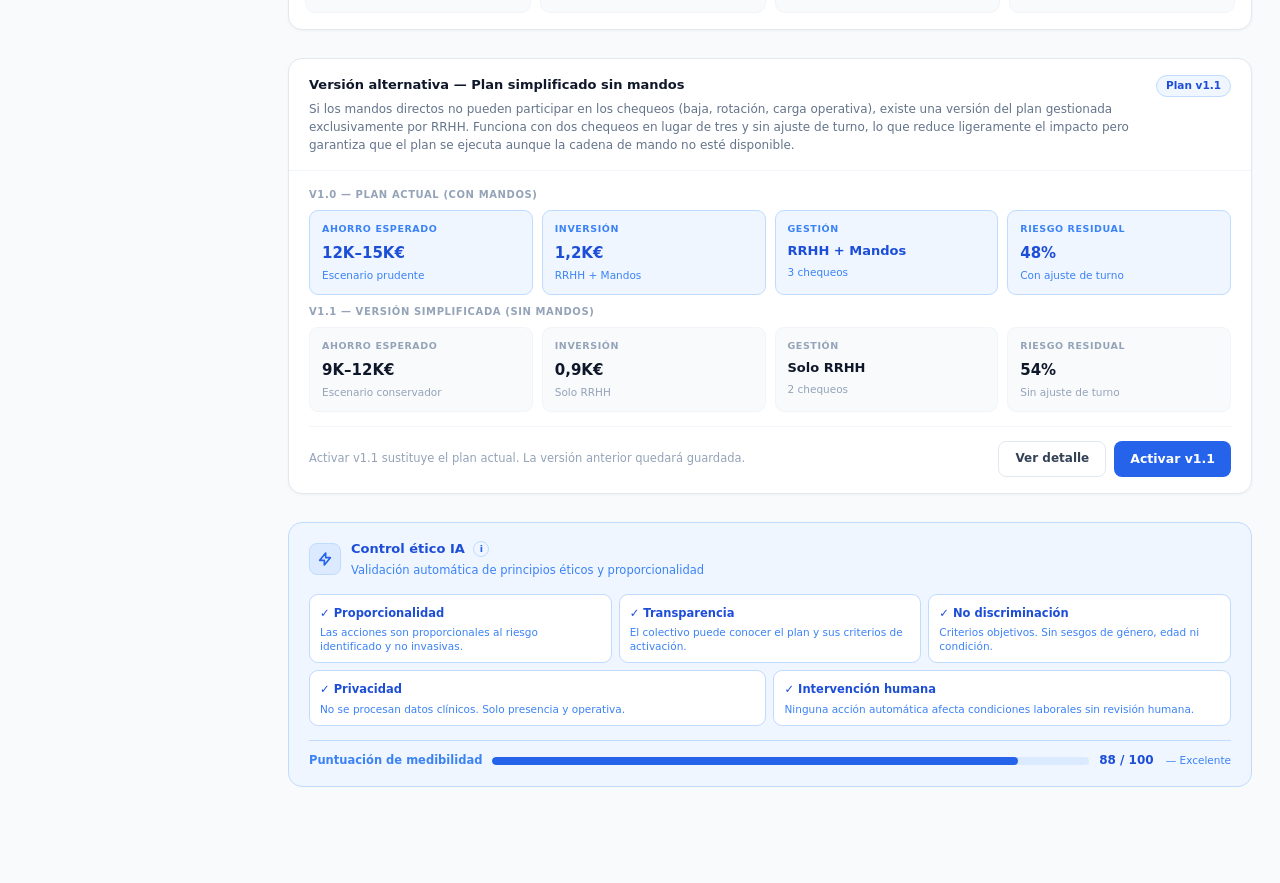
<file: pages/plan-resumen.html>
<!DOCTYPE html>
<html lang="es">
<head>
  <meta charset="UTF-8"/>
  <meta name="viewport" content="width=device-width, initial-scale=1.0"/>
  <title>Resumen del plan &middot; Retorno seguro tras ausencia</title>
  <link rel="stylesheet" href="../css/styles.css"/>
  <style>
    *{box-sizing:border-box;}
    .rs-content{padding:22px 28px 96px;}

    /* HEADER CARD */
    .rs-header{background:#fff;border:1px solid #e2e8f0;border-radius:14px;box-shadow:0 1px 3px rgba(0,0,0,.04);padding:22px 24px 0;margin-bottom:16px;overflow:hidden;}
    .rs-header-top{display:flex;align-items:flex-start;justify-content:space-between;gap:20px;padding-bottom:18px;}
    .rs-badge{display:inline-flex;align-items:center;gap:6px;height:26px;padding:0 11px;border-radius:999px;background:#f0fdf4;color:#047857;border:1px solid #bbf7d0;font-size:11.5px;font-weight:700;margin-bottom:10px;}
    .rs-badge-dot{width:7px;height:7px;border-radius:50%;background:#059669;flex-shrink:0;}
    .rs-title{font-size:24px;font-weight:800;color:#0f172a;margin:0 0 6px;letter-spacing:-.035em;line-height:1.15;}
    .rs-meta{font-size:12px;color:#94a3b8;font-weight:600;display:flex;gap:6px;flex-wrap:wrap;align-items:center;}
    .rs-actions{display:flex;align-items:center;gap:8px;flex-shrink:0;}
    .rs-btn-ghost{height:38px;padding:0 14px;background:#fff;border:1px solid #e2e8f0;border-radius:8px;color:#334155;font-size:12.5px;font-weight:600;cursor:pointer;display:inline-flex;align-items:center;gap:5px;}

    /* KPI STRIP */
    .rs-kpis{display:grid;grid-template-columns:repeat(5,1fr);border-top:1px solid #e2e8f0;margin:0 -24px;}
    .rs-kpi{padding:18px 20px;border-right:1px solid #f1f5f9;}
    .rs-kpi:last-child{border-right:none;}
    .rs-kpi-icon{width:28px;height:28px;border-radius:7px;background:#eff6ff;border:1px solid #bfdbfe;display:flex;align-items:center;justify-content:center;margin-bottom:12px;flex-shrink:0;}
    .rs-kpi-val{font-size:24px;font-weight:800;letter-spacing:-.04em;line-height:1;margin-bottom:6px;color:#0f172a;display:flex;align-items:center;gap:5px;}
    .rs-kpi-val .info-i{font-size:8.5px;width:14px;height:14px;flex-shrink:0;background:#f1f5f9;border-color:#e2e8f0;color:#94a3b8;}
    .rs-kpi-label{font-size:9.5px;font-weight:700;color:#94a3b8;text-transform:uppercase;letter-spacing:.07em;margin-bottom:5px;}
    .rs-kpi-sub{font-size:11.5px;color:#64748b;font-weight:500;line-height:1.35;}

    /* AGENT STRIP */
    .agent-wrap{background:#fff;border:1px solid #e2e8f0;border-radius:14px;box-shadow:0 1px 3px rgba(0,0,0,.04);padding:10px 18px 12px;margin-bottom:20px;}
    .agent-wrap-label{font-size:10.5px;font-weight:700;color:#94a3b8;text-transform:uppercase;letter-spacing:.06em;margin-bottom:8px;}
    .agent-pills{display:flex;align-items:center;gap:8px;}
    .agent-pill{display:inline-flex;align-items:center;gap:6px;background:#f8fafc;border:1px solid #f1f5f9;border-radius:8px;padding:5px 10px;white-space:nowrap;}
    .agent-pill-av{width:22px;height:22px;border-radius:5px;display:flex;align-items:center;justify-content:center;font-size:8.5px;font-weight:800;flex-shrink:0;}
    .agent-pill b{font-size:11.5px;font-weight:700;color:#0f172a;}
    .agent-pill-dot{width:6px;height:6px;border-radius:50%;flex-shrink:0;}
    .agent-pill-dot.ok{background:#059669;}
    .agent-pill-dot.cond{background:#d97706;}
    .agent-pill-status{font-size:10.5px;font-weight:700;}
    .agent-pill-status.ok{color:#059669;}
    .agent-pill-status.cond{color:#d97706;}

    /* CARD */
    .rs-card{background:#fff;border:1px solid #e2e8f0;border-radius:14px;box-shadow:0 1px 3px rgba(0,0,0,.04);overflow:hidden;}
    .rs-card-head{padding:14px 18px;border-bottom:1px solid #f1f5f9;display:flex;align-items:center;justify-content:space-between;gap:12px;}
    .rs-card-head h3{font-size:13px;font-weight:700;color:#0f172a;margin:0;}
    .rs-card-head p{font-size:11.5px;color:#94a3b8;font-weight:500;margin:0;}
    .rs-card-body{padding:16px;}
    .rs-tag{display:inline-flex;height:22px;align-items:center;padding:0 9px;border-radius:999px;font-size:10.5px;font-weight:700;white-space:nowrap;background:#eff6ff;color:#1d4ed8;border:1px solid #bfdbfe;}
    .info-i{display:inline-flex;width:16px;height:16px;border-radius:50%;background:#eff6ff;border:1.5px solid #bfdbfe;color:#2563eb;font-size:9.5px;font-weight:800;align-items:center;justify-content:center;cursor:default;vertical-align:middle;margin-left:4px;}

    /* SECTION SPACING */
    .rs-section{margin-bottom:20px;}
    .rs-section-group{margin-bottom:28px;}

    /* ACTIONS LIST */
    .action-list{display:flex;flex-direction:column;gap:8px;}
    .action-row{display:flex;align-items:flex-start;gap:12px;background:#f8fafc;border:1px solid #f1f5f9;border-radius:10px;padding:12px;}
    .action-num{width:28px;height:28px;border-radius:50%;background:#eff6ff;color:#1d4ed8;border:1px solid #bfdbfe;display:flex;align-items:center;justify-content:center;font-size:11.5px;font-weight:800;flex-shrink:0;}
    .action-row-body{flex:1;}
    .action-row-body strong{display:block;font-size:13px;font-weight:700;color:#0f172a;margin-bottom:3px;}
    .action-row-body p{font-size:12px;color:#64748b;line-height:1.4;font-weight:500;margin:0;}
    .action-row-when{font-size:11px;font-weight:700;color:#94a3b8;flex-shrink:0;text-align:right;white-space:nowrap;padding-top:2px;}

    /* TIMELINE (blue box) */
    .timeline-box{background:#eff6ff;border:1px solid #bfdbfe;border-radius:14px;padding:16px 20px;}
    .timeline-box-head{display:flex;align-items:center;justify-content:space-between;margin-bottom:14px;}
    .timeline-box h4{font-size:11px;font-weight:700;color:#1d4ed8;text-transform:uppercase;letter-spacing:.06em;margin:0;}
    .tl-grid{display:grid;grid-template-columns:repeat(4,1fr);gap:10px;}
    .tl-item{background:#fff;border:1px solid #bfdbfe;border-radius:9px;padding:10px 12px;display:flex;gap:8px;align-items:flex-start;}
    .tl-dot{width:10px;height:10px;border-radius:50%;background:#bfdbfe;border:2px solid #bfdbfe;flex-shrink:0;margin-top:3px;}
    .tl-dot.active{background:#2563eb;border-color:#2563eb;}
    .tl-item b{display:block;font-size:12px;font-weight:700;color:#1d4ed8;margin-bottom:2px;}
    .tl-item span{display:block;font-size:11px;color:#3b82f6;font-weight:500;line-height:1.38;}

    /* RISK BARS */
    .risk-bars{margin-bottom:16px;}
    .risk-bar-block{display:flex;align-items:center;gap:12px;margin-bottom:10px;}
    .risk-bar-block:last-child{margin-bottom:0;}
    .risk-bar-name{font-size:12px;font-weight:700;color:#0f172a;width:140px;flex-shrink:0;}
    .risk-bar-track{flex:1;height:10px;background:#e2e8f0;border-radius:999px;overflow:hidden;}
    .risk-bar-fill{height:100%;border-radius:999px;}
    .risk-bar-fill.red{background:#ef4444;width:72%;}
    .risk-bar-fill.green{background:#10b981;width:48%;}
    .risk-bar-pct{font-size:13px;font-weight:800;width:38px;text-align:right;flex-shrink:0;}
    .risk-bar-pct.red{color:#dc2626;} .risk-bar-pct.green{color:#059669;}
    .risk-insights{display:grid;grid-template-columns:repeat(3,1fr);gap:10px;}
    .risk-insight{background:#f8fafc;border:1px solid #f1f5f9;border-radius:9px;padding:12px;}
    .risk-insight strong{display:block;font-size:12px;font-weight:700;color:#0f172a;margin-bottom:4px;}
    .risk-insight span{display:block;font-size:11.5px;color:#64748b;line-height:1.4;font-weight:500;}

    /* ECONOMIC */
    .econ-grid{display:grid;grid-template-columns:repeat(4,1fr);gap:9px;}
    .econ-cell{background:#f8fafc;border:1px solid #f1f5f9;border-radius:10px;padding:12px;}
    .econ-cell small{display:block;color:#94a3b8;font-size:9.5px;font-weight:700;text-transform:uppercase;letter-spacing:.06em;margin-bottom:7px;}
    .econ-cell b{display:block;font-size:19px;font-weight:800;letter-spacing:-.04em;line-height:1;margin-bottom:5px;color:#0f172a;}
    .econ-cell b.red{color:#dc2626;} .econ-cell b.green{color:#059669;} .econ-cell b.blue{color:#1d4ed8;}
    .econ-cell span{display:block;font-size:11px;color:#94a3b8;font-weight:500;}

    /* VERSIÓN ALTERNATIVA */
    .alt-box{background:#fff;border:1px solid #e2e8f0;border-radius:14px;box-shadow:0 1px 3px rgba(0,0,0,.04);overflow:hidden;}
    .alt-box-head{padding:16px 20px;border-bottom:1px solid #f1f5f9;display:flex;align-items:flex-start;justify-content:space-between;gap:16px;}
    .alt-box-head h3{font-size:13px;font-weight:700;color:#0f172a;margin:0 0 4px;}
    .alt-box-head p{font-size:12px;color:#64748b;font-weight:500;margin:0;line-height:1.5;}
    .alt-box-body{padding:16px 20px;}
    .alt-row-label{font-size:10px;font-weight:700;color:#94a3b8;text-transform:uppercase;letter-spacing:.06em;margin-bottom:7px;}
    .alt-row{display:grid;grid-template-columns:repeat(4,1fr);gap:9px;margin-bottom:9px;}
    .alt-metric{background:#f8fafc;border:1px solid #f1f5f9;border-radius:9px;padding:10px 12px;}
    .alt-metric.current{border-color:#bfdbfe;background:#eff6ff;}
    .alt-metric small{display:block;font-size:9.5px;font-weight:700;color:#94a3b8;text-transform:uppercase;letter-spacing:.06em;margin-bottom:5px;}
    .alt-metric small.blue{color:#3b82f6;}
    .alt-metric b{display:block;font-size:15px;font-weight:800;color:#0f172a;}
    .alt-metric b.blue{color:#1d4ed8;}
    .alt-metric span{display:block;font-size:10.5px;color:#94a3b8;font-weight:500;margin-top:2px;}
    .alt-metric span.blue{color:#3b82f6;}
    .alt-footer{display:flex;align-items:center;justify-content:space-between;margin-top:14px;padding-top:14px;border-top:1px solid #f1f5f9;}
    .alt-footer-note{font-size:11.5px;color:#94a3b8;font-weight:500;}
    .alt-footer-btns{display:flex;gap:8px;}
    .alt-btn-primary{height:36px;padding:0 16px;background:#2563eb;border:none;border-radius:8px;color:#fff;font-size:12.5px;font-weight:700;cursor:pointer;white-space:nowrap;}
    .alt-btn-ghost{height:36px;padding:0 16px;background:#fff;border:1px solid #e2e8f0;border-radius:8px;color:#334155;font-size:12px;font-weight:600;cursor:pointer;white-space:nowrap;}

    /* CONTROL ÉTICO IA */
    .ethics-box{background:#eff6ff;border:1px solid #bfdbfe;border-radius:14px;padding:16px 20px;}
    .ethics-box-head{display:flex;align-items:center;gap:10px;margin-bottom:14px;}
    .ethics-icon{width:32px;height:32px;border-radius:8px;background:#dbeafe;border:1.5px solid #bfdbfe;display:flex;align-items:center;justify-content:center;flex-shrink:0;}
    .ethics-box-head h4{font-size:13px;font-weight:700;color:#1d4ed8;margin:0;}
    .ethics-box-head p{font-size:11.5px;color:#3b82f6;font-weight:500;margin:2px 0 0;}
    .ethics-items{display:grid;grid-template-columns:repeat(6,1fr);gap:7px;margin-bottom:14px;}
    .ethics-item{background:#fff;border:1px solid #bfdbfe;border-radius:9px;padding:9px 10px;grid-column:span 2;}
    .ethics-item b{display:block;font-size:11.5px;font-weight:700;color:#1d4ed8;margin-bottom:3px;}
    .ethics-item span{display:block;font-size:10.5px;color:#3b82f6;font-weight:500;line-height:1.35;}
    .ethics-item:nth-child(4){grid-column:span 3;}
    .ethics-item:nth-child(5){grid-column:span 3;}
    .ethics-score{display:flex;align-items:center;gap:10px;padding-top:10px;border-top:1px solid #bfdbfe;}
    .ethics-score-bar{flex:1;height:8px;background:#dbeafe;border-radius:999px;overflow:hidden;}
    .ethics-score-fill{height:100%;background:#2563eb;border-radius:999px;width:88%;}
    .ethics-score-labels{display:flex;align-items:center;gap:8px;flex-shrink:0;}
    .ethics-score span{font-size:12px;font-weight:700;color:#1d4ed8;white-space:nowrap;}

    /* STICKY FOOTER */
    .rs-footer{position:fixed;bottom:0;left:260px;right:0;background:#fff;border-top:1px solid #e2e8f0;padding:12px 28px;display:flex;align-items:center;justify-content:space-between;z-index:10;box-shadow:0 -1px 8px rgba(0,0,0,.06);}
    .rs-footer-meta{font-size:12px;color:#94a3b8;font-weight:600;}
    .rs-footer-actions{display:flex;align-items:center;gap:10px;}
    .rs-btn-danger{height:38px;padding:0 16px;background:#fff;border:1px solid #fecdd3;border-radius:8px;color:#dc2626;font-size:12.5px;font-weight:600;cursor:pointer;}
    .rs-btn-primary{height:38px;padding:0 20px;background:#2563eb;border:none;border-radius:8px;color:#fff;font-size:13px;font-weight:700;cursor:pointer;display:inline-flex;align-items:center;gap:6px;}
  </style>
</head>
<body data-page="planes-accion" class="bg-surface-50 text-surface-900 antialiased">
  <div id="sidebar-mount"></div>
  <div style="margin-left:260px;min-height:100vh;background:#f8fafc;max-width:calc(100vw - 260px);overflow-x:hidden;">

    <!-- TOP BAR -->
    <div style="background:#fff;border-bottom:1px solid #e2e8f0;padding:13px 28px;display:flex;align-items:center;justify-content:space-between;position:sticky;top:0;z-index:10;">
      <div style="display:flex;align-items:center;gap:12px;">
        <a href="planes-accion.html" style="display:flex;align-items:center;color:#94a3b8;text-decoration:none;">
          <svg width="16" height="16" fill="none" stroke="currentColor" viewBox="0 0 24 24"><path stroke-linecap="round" stroke-linejoin="round" stroke-width="2" d="M15 19l-7-7 7-7"/></svg>
        </a>
        <div>
          <h1 style="font-size:15px;font-weight:700;color:#0f172a;margin:0;">Plan de acci&#243;n</h1>
          <p style="font-size:11px;color:#94a3b8;margin:2px 0 0;">Resumen &middot; Retorno seguro tras ausencia</p>
        </div>
      </div>
      <div style="display:flex;align-items:center;gap:8px;">
        <button class="rs-btn-ghost" onclick="location.href='plan-wizard.html'">&#8592; Editar plan</button>
        <button class="rs-btn-ghost" title="Exporta el resumen del plan en PDF">
          <svg width="13" height="13" fill="none" stroke="currentColor" viewBox="0 0 24 24"><path stroke-linecap="round" stroke-linejoin="round" stroke-width="2" d="M12 10v6m0 0l-3-3m3 3l3-3M3 17V7a2 2 0 012-2h6l2 2h4a2 2 0 012 2v8a2 2 0 01-2 2H5a2 2 0 01-2-2z"/></svg>
          Exportar PDF
        </button>
        <div style="width:34px;height:34px;border-radius:50%;background:#0f172a;display:flex;align-items:center;justify-content:center;font-size:11px;font-weight:700;color:#fff;">AD</div>
      </div>
    </div>

    <section class="rs-content">

      <!-- HEADER CARD -->
      <div class="rs-header rs-section">
        <div class="rs-header-top">
          <div>
            <div class="rs-badge"><span class="rs-badge-dot"></span>Plan activado</div>
            <h1 class="rs-title">Retorno seguro tras ausencia</h1>
            <div class="rs-meta">
              <span>Predicci&#243;n #001</span>
              <span style="color:#e2e8f0;">&middot;</span>
              <span>Plataforma Centro</span>
              <span style="color:#e2e8f0;">&middot;</span>
              <span>Ventana: 14 d&#237;as</span>
              <span style="color:#e2e8f0;">&middot;</span>
              <span>Plan v1.0</span>
              <span style="color:#e2e8f0;">&middot;</span>
              <span>Activado el 7 Ago 2026</span>
            </div>
          </div>
        </div>
        <!-- KPI STRIP -->
        <div class="rs-kpis">
          <div class="rs-kpi">
            <div class="rs-kpi-icon">
              <svg width="14" height="14" fill="none" stroke="#2563eb" viewBox="0 0 24 24" stroke-width="2"><path stroke-linecap="round" stroke-linejoin="round" d="M12 9v2m0 4h.01M10.29 3.86L1.82 18a2 2 0 001.71 3h16.94a2 2 0 001.71-3L13.71 3.86a2 2 0 00-3.42 0z"/></svg>
            </div>
            <div class="rs-kpi-val">72% <span class="info-i" title="Probabilidad de recurrencia de absentismo sin ninguna intervenci&#243;n en la ventana de retorno.">i</span></div>
            <div class="rs-kpi-label">Riesgo inicial</div>
            <div class="rs-kpi-sub">Sin intervenci&#243;n</div>
          </div>
          <div class="rs-kpi">
            <div class="rs-kpi-icon">
              <svg width="14" height="14" fill="none" stroke="#2563eb" viewBox="0 0 24 24" stroke-width="2"><path stroke-linecap="round" stroke-linejoin="round" d="M9 12l2 2 4-4m5.618-4.016A11.955 11.955 0 0112 2.944a11.955 11.955 0 01-8.618 3.04A12.02 12.02 0 003 9c0 5.591 3.824 10.29 9 11.622 5.176-1.332 9-6.03 9-11.622 0-1.042-.133-2.052-.382-3.016z"/></svg>
            </div>
            <div class="rs-kpi-val">48% <span class="info-i" title="Riesgo estimado una vez aplicadas todas las acciones del plan.">i</span></div>
            <div class="rs-kpi-label">Riesgo residual</div>
            <div class="rs-kpi-sub">Tras aplicar el plan</div>
          </div>
          <div class="rs-kpi">
            <div class="rs-kpi-icon">
              <svg width="14" height="14" fill="none" stroke="#2563eb" viewBox="0 0 24 24" stroke-width="2"><path stroke-linecap="round" stroke-linejoin="round" d="M13 7h8m0 0v8m0-8l-8 8-4-4-6 6"/></svg>
            </div>
            <div class="rs-kpi-val">12K&#8211;15K&#8364; <span class="info-i" title="Ahorro estimado en coste de absentismo si el plan consigue reducir la recurrencia en el colectivo objetivo.">i</span></div>
            <div class="rs-kpi-label">Ahorro esperado</div>
            <div class="rs-kpi-sub">Escenario prudente</div>
          </div>
          <div class="rs-kpi">
            <div class="rs-kpi-icon">
              <svg width="14" height="14" fill="none" stroke="#2563eb" viewBox="0 0 24 24" stroke-width="2"><circle cx="12" cy="12" r="9"/><path stroke-linecap="round" stroke-linejoin="round" d="M14.828 14.828A4 4 0 109.172 9.172M12 8v1m0 6v1"/></svg>
            </div>
            <div class="rs-kpi-val">1,2K&#8364; <span class="info-i" title="Coste estimado de ejecuci&#243;n: tiempo de RRHH, mandos y coordinaci&#243;n durante los 14 d&#237;as del plan.">i</span></div>
            <div class="rs-kpi-label">Inversi&#243;n</div>
            <div class="rs-kpi-sub">RRHH y mandos</div>
          </div>
          <div class="rs-kpi">
            <div class="rs-kpi-icon">
              <svg width="14" height="14" fill="none" stroke="#2563eb" viewBox="0 0 24 24" stroke-width="2"><path stroke-linecap="round" stroke-linejoin="round" d="M13 10V3L4 14h7v7l9-11h-7z"/></svg>
            </div>
            <div class="rs-kpi-val">1.100% <span class="info-i" title="Retorno sobre la inversi&#243;n: (ahorro - inversi&#243;n) / inversi&#243;n. Con evitar un solo caso de recurrencia el plan se paga.">i</span></div>
            <div class="rs-kpi-label">ROI estimado</div>
            <div class="rs-kpi-sub">Break-even: 1 caso</div>
          </div>
        </div>
      </div>

      <!-- AGENT VALIDATION STRIP -->
      <div class="agent-wrap rs-section">
        <div class="agent-wrap-label">Validaci&#243;n de agentes</div>
        <div class="agent-pills">
          <div class="agent-pill">
            <div class="agent-pill-av" style="background:#eff6ff;color:#1d4ed8;">RH</div>
            <b>RRHH</b>
            <span class="agent-pill-dot ok"></span>
            <span class="agent-pill-status ok">Validado</span>
          </div>
          <div class="agent-pill">
            <div class="agent-pill-av" style="background:#fff7ed;color:#c2410c;">OP</div>
            <b>Operaciones</b>
            <span class="agent-pill-dot ok"></span>
            <span class="agent-pill-status ok">Validado</span>
          </div>
          <div class="agent-pill" title="Condici&#243;n: validaci&#243;n previa del art&#237;culo 32 del convenio antes de aplicar el ajuste de turno">
            <div class="agent-pill-av" style="background:#f5f3ff;color:#6d28d9;">CV</div>
            <b>Convenio</b>
            <span class="agent-pill-dot cond"></span>
            <span class="agent-pill-status cond">Condicionado &#8505;</span>
          </div>
          <div class="agent-pill">
            <div class="agent-pill-av" style="background:#f0fdf4;color:#166534;">EC</div>
            <b>Econ&#243;mico</b>
            <span class="agent-pill-dot ok"></span>
            <span class="agent-pill-status ok">Validado</span>
          </div>
          <div class="agent-pill">
            <div class="agent-pill-av" style="background:#ecfeff;color:#0e7490;">AB</div>
            <b>Absentismo</b>
            <span class="agent-pill-dot ok"></span>
            <span class="agent-pill-status ok">Validado</span>
          </div>
          <div class="agent-pill">
            <div class="agent-pill-av" style="background:#fff1f2;color:#be123c;">PL</div>
            <b>PRL</b>
            <span class="agent-pill-dot ok"></span>
            <span class="agent-pill-status ok">Validado</span>
          </div>
        </div>
      </div>

      <!-- ACCIONES DEL PLAN -->
      <div class="rs-card rs-section">
        <div class="rs-card-head">
          <div><h3>Acciones del plan</h3><p>Qu&#233; se hace, cu&#225;ndo y para qu&#233;</p></div>
          <span class="rs-tag">14 d&#237;as</span>
        </div>
        <div class="rs-card-body">
          <div class="action-list">
            <div class="action-row">
              <div class="action-num">1</div>
              <div class="action-row-body"><strong>Revisar reincorporaciones recientes</strong><p>Identificar personas que vuelven en la ventana de riesgo y priorizar los casos con mayor exposici&#243;n operativa.</p></div>
              <div class="action-row-when">D&#237;a 0</div>
            </div>
            <div class="action-row">
              <div class="action-num">2</div>
              <div class="action-row-body"><strong>Contacto preventivo 72h antes</strong><p>Mensaje breve de apoyo para confirmar turno, necesidades pr&#225;cticas y barreras de vuelta.</p></div>
              <div class="action-row-when">72h antes</div>
            </div>
            <div class="action-row">
              <div class="action-num">3</div>
              <div class="action-row-body"><strong>Chequeos breves d&#237;as 1, 7 y 14</strong><p>Seguimiento m&#237;nimo. Solo preguntas operativas y de adaptaci&#243;n.</p></div>
              <div class="action-row-when">D&#237;as 1 &middot; 7 &middot; 14</div>
            </div>
            <div class="action-row">
              <div class="action-num">4</div>
              <div class="action-row-body"><strong>Ajuste m&#237;nimo si es viable</strong><p>Solo si operaci&#243;n lo acepta y no afecta condiciones. Si no encaja, se elimina.</p></div>
              <div class="action-row-when">Si aplica</div>
            </div>
            <div class="action-row">
              <div class="action-num">5</div>
              <div class="action-row-body"><strong>Medir resultado</strong><p>Comparar ausencias reales, coste evitado y recurrencia frente al escenario previsto.</p></div>
              <div class="action-row-when">D&#237;a 14</div>
            </div>
          </div>
        </div>
      </div>

      <!-- TIMELINE -->
      <div class="timeline-box rs-section-group">
        <div class="timeline-box-head">
          <h4>Secuencia de activaci&#243;n</h4>
          <span class="rs-tag">4 hitos</span>
        </div>
        <div class="tl-grid">
          <div class="tl-item">
            <div class="tl-dot active"></div>
            <div><b>D&#237;a 0</b><span>Lista de reincorporaciones y responsables asignados.</span></div>
          </div>
          <div class="tl-item">
            <div class="tl-dot"></div>
            <div><b>72h antes de cada retorno</b><span>Gui&#243;n de contacto preventivo enviado al mando.</span></div>
          </div>
          <div class="tl-item">
            <div class="tl-dot"></div>
            <div><b>D&#237;as 1, 7 y 14</b><span>Recordatorios de seguimiento para mandos.</span></div>
          </div>
          <div class="tl-item">
            <div class="tl-dot"></div>
            <div><b>D&#237;a 14</b><span>Medici&#243;n de ahorro, recurrencia y riesgo residual.</span></div>
          </div>
        </div>
      </div>

      <!-- REDUCCIÓN DE RIESGO -->
      <div class="rs-card rs-section">
        <div class="rs-card-head">
          <div><h3>Reducci&#243;n de riesgo</h3><p>Antes y despu&#233;s de aplicar el plan</p></div>
          <span class="rs-tag">&#8722;24 puntos</span>
        </div>
        <div class="rs-card-body">
          <div class="risk-bars">
            <div class="risk-bar-block">
              <span class="risk-bar-name">Sin intervenci&#243;n</span>
              <div class="risk-bar-track"><div class="risk-bar-fill red"></div></div>
              <span class="risk-bar-pct red">72%</span>
            </div>
            <div class="risk-bar-block">
              <span class="risk-bar-name">Con este plan</span>
              <div class="risk-bar-track"><div class="risk-bar-fill green"></div></div>
              <span class="risk-bar-pct green">48%</span>
            </div>
          </div>
          <div class="risk-insights">
            <div class="risk-insight"><strong>Menos reca&#237;das tempranas</strong><span>Seguimiento en los primeros d&#237;as detecta barreras antes de que generen nueva ausencia.</span></div>
            <div class="risk-insight"><strong>Operaci&#243;n protegida</strong><span>Ajuste m&#237;nimo evita sobrecarga inicial sin alterar condiciones de trabajo.</span></div>
            <div class="risk-insight"><strong>Aprendizaje medible</strong><span>El d&#237;a 14 queda registrado para mejorar futuros planes.</span></div>
          </div>
        </div>
      </div>

      <!-- LECTURA ECONÓMICA -->
      <div class="rs-card rs-section-group">
        <div class="rs-card-head">
          <div><h3>Lectura econ&#243;mica</h3><p>Por qu&#233; merece la pena actuar</p></div>
          <span class="rs-tag">ROI positivo</span>
        </div>
        <div class="rs-card-body">
          <div class="econ-grid">
            <div class="econ-cell"><small>Riesgo sin intervenci&#243;n</small><b class="red">18K&#8211;24K&#8364;</b><span>Recurrencia y cobertura tensionada.</span></div>
            <div class="econ-cell"><small>Ahorro esperado</small><b class="green">12K&#8211;15K&#8364;</b><span>Escenario prudente si baja la recurrencia.</span></div>
            <div class="econ-cell"><small>Break-even</small><b class="blue">1 caso</b><span>Con evitar una ausencia relevante, compensa.</span></div>
            <div class="econ-cell"><small>Inversi&#243;n del plan</small><b>1,2K&#8364;</b><span>Tiempo RRHH, mandos y coordinaci&#243;n.</span></div>
          </div>
        </div>
      </div>

      <!-- VERSIÓN ALTERNATIVA -->
      <div class="alt-box rs-section-group">
        <div class="alt-box-head">
          <div>
            <h3>Versi&#243;n alternativa &mdash; Plan simplificado sin mandos</h3>
            <p>Si los mandos directos no pueden participar en los chequeos (baja, rotaci&#243;n, carga operativa), existe una versi&#243;n del plan gestionada exclusivamente por RRHH. Funciona con dos chequeos en lugar de tres y sin ajuste de turno, lo que reduce ligeramente el impacto pero garantiza que el plan se ejecuta aunque la cadena de mando no est&#233; disponible.</p>
          </div>
          <span class="rs-tag" style="flex-shrink:0;">Plan v1.1</span>
        </div>
        <div class="alt-box-body">
          <!-- Fila v1.0 -->
          <div class="alt-row-label">v1.0 &mdash; Plan actual (con mandos)</div>
          <div class="alt-row">
            <div class="alt-metric current"><small class="blue">Ahorro esperado</small><b class="blue">12K&#8211;15K&#8364;</b><span class="blue">Escenario prudente</span></div>
            <div class="alt-metric current"><small class="blue">Inversi&#243;n</small><b class="blue">1,2K&#8364;</b><span class="blue">RRHH + Mandos</span></div>
            <div class="alt-metric current"><small class="blue">Gesti&#243;n</small><b class="blue" style="font-size:13px;">RRHH + Mandos</b><span class="blue">3 chequeos</span></div>
            <div class="alt-metric current"><small class="blue">Riesgo residual</small><b class="blue">48%</b><span class="blue">Con ajuste de turno</span></div>
          </div>
          <!-- Fila v1.1 -->
          <div class="alt-row-label">v1.1 &mdash; Versi&#243;n simplificada (sin mandos)</div>
          <div class="alt-row">
            <div class="alt-metric"><small>Ahorro esperado</small><b>9K&#8211;12K&#8364;</b><span>Escenario conservador</span></div>
            <div class="alt-metric"><small>Inversi&#243;n</small><b>0,9K&#8364;</b><span>Solo RRHH</span></div>
            <div class="alt-metric"><small>Gesti&#243;n</small><b style="font-size:13px;">Solo RRHH</b><span>2 chequeos</span></div>
            <div class="alt-metric"><small>Riesgo residual</small><b>54%</b><span>Sin ajuste de turno</span></div>
          </div>
          <!-- Footer botones -->
          <div class="alt-footer">
            <span class="alt-footer-note">Activar v1.1 sustituye el plan actual. La versi&#243;n anterior quedar&#225; guardada.</span>
            <div class="alt-footer-btns">
              <button class="alt-btn-ghost" title="Consulta el detalle completo de la versi&#243;n alternativa">Ver detalle</button>
              <button class="alt-btn-primary" title="Sustituye el plan actual por la versi&#243;n simplificada sin mandos">Activar v1.1</button>
            </div>
          </div>
        </div>
      </div>

      <!-- CONTROL ÉTICO IA -->
      <div class="ethics-box">
        <div class="ethics-box-head">
          <div class="ethics-icon">
            <svg width="16" height="16" fill="none" stroke="#2563eb" viewBox="0 0 24 24" stroke-width="2.5"><path stroke-linecap="round" stroke-linejoin="round" d="M13 10V3L4 14h7v7l9-11h-7z"/></svg>
          </div>
          <div>
            <h4>Control &#233;tico IA <span class="info-i" title="Este plan ha sido evaluado autom&#225;ticamente por el sistema de control &#233;tico antes de presentarse para aprobaci&#243;n.">i</span></h4>
            <p>Validaci&#243;n autom&#225;tica de principios &#233;ticos y proporcionalidad</p>
          </div>
        </div>
        <div class="ethics-items">
          <div class="ethics-item">
            <b>&#10003; Proporcionalidad</b>
            <span>Las acciones son proporcionales al riesgo identificado y no invasivas.</span>
          </div>
          <div class="ethics-item">
            <b>&#10003; Transparencia</b>
            <span>El colectivo puede conocer el plan y sus criterios de activaci&#243;n.</span>
          </div>
          <div class="ethics-item">
            <b>&#10003; No discriminaci&#243;n</b>
            <span>Criterios objetivos. Sin sesgos de g&#233;nero, edad ni condici&#243;n.</span>
          </div>
          <div class="ethics-item">
            <b>&#10003; Privacidad</b>
            <span>No se procesan datos cl&#237;nicos. Solo presencia y operativa.</span>
          </div>
          <div class="ethics-item">
            <b>&#10003; Intervenci&#243;n humana</b>
            <span>Ninguna acci&#243;n autom&#225;tica afecta condiciones laborales sin revisi&#243;n humana.</span>
          </div>
        </div>
        <div class="ethics-score">
          <span style="font-size:11.5px;color:#3b82f6;font-weight:600;flex-shrink:0;">Puntuaci&#243;n de medibilidad</span>
          <div class="ethics-score-bar"><div class="ethics-score-fill"></div></div>
          <span>88 / 100</span>
          <span style="font-size:10.5px;color:#3b82f6;font-weight:500;margin-left:2px;">&#8212; Excelente</span>
        </div>
      </div>

    </section>

    <!-- STICKY FOOTER -->
    <div class="rs-footer">
      <span class="rs-footer-meta">Plan v1.0 &middot; Activado el 7 Ago 2026 &middot; Plataforma Centro</span>
      <div class="rs-footer-actions">
        <button class="rs-btn-danger" title="Detiene todas las acciones en curso y desactiva el plan">Desactivar plan</button>
        <button class="rs-btn-primary" onclick="location.href='plan-implantacion.html'">
          Seguimiento implantaci&#243;n
          <svg width="14" height="14" fill="none" stroke="currentColor" viewBox="0 0 24 24"><path stroke-linecap="round" stroke-linejoin="round" stroke-width="2" d="M9 5l7 7-7 7"/></svg>
        </button>
      </div>
    </div>

  </div>

  <script src="../js/components/sidebar.js"></script>
  <script>if(typeof SidebarComponent!=="undefined") SidebarComponent.render();</script>
</body>
</html>
</file>
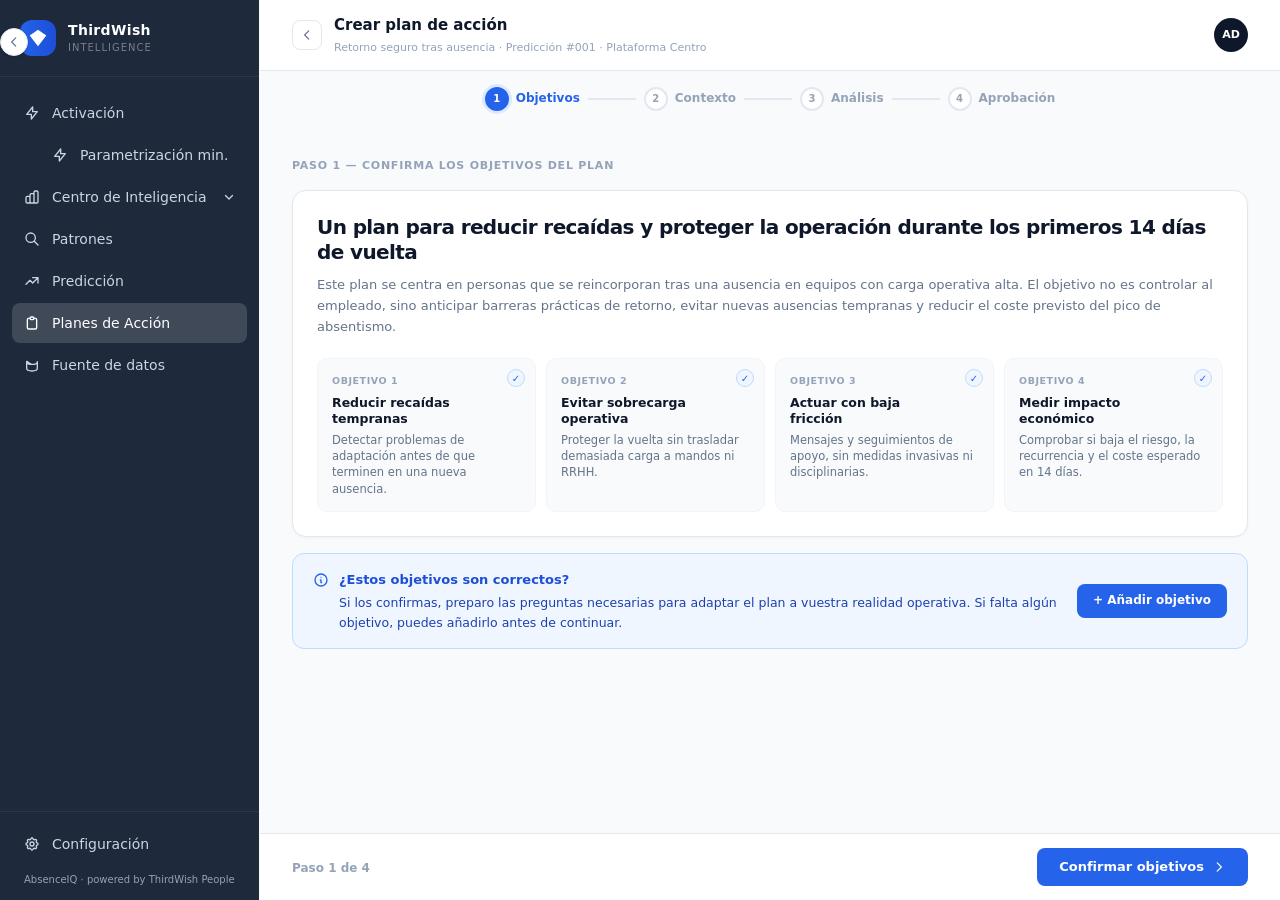
<file: pages/plan-wizard.html>
<!DOCTYPE html>
<html lang="es">
<head>
  <meta charset="UTF-8"/>
  <meta name="viewport" content="width=device-width, initial-scale=1.0"/>
  <title>Crear plan &middot; Retorno seguro tras ausencia</title>
  <link rel="stylesheet" href="../css/styles.css"/>
  <style>
    *{box-sizing:border-box;}

    /* PROGRESS BAR */
    .wiz-bar{padding:16px 32px 0;height:58px;display:flex;align-items:flex-start;position:sticky;top:56px;z-index:9;background:transparent;}
    .wiz-steps{display:flex;align-items:center;margin:0 auto;}
    .wiz-step-item{display:flex;align-items:center;gap:7px;}
    .wiz-dot{width:24px;height:24px;border-radius:50%;border:2px solid #e2e8f0;background:#fff;display:flex;align-items:center;justify-content:center;font-size:10px;font-weight:700;color:#94a3b8;transition:.2s;flex-shrink:0;}
    .wiz-dot.done{background:#eff6ff;border-color:#2563eb;color:#2563eb;}
    .wiz-dot.active{background:#2563eb;border-color:#2563eb;color:#fff;box-shadow:0 0 0 3px #dbeafe;}
    .wiz-step-label{font-size:12px;font-weight:600;color:#94a3b8;white-space:nowrap;}
    .wiz-step-item.active .wiz-step-label{color:#2563eb;font-weight:700;}
    .wiz-step-item.done .wiz-step-label{color:#2563eb;}
    .wiz-line{width:48px;flex:none;height:2px;background:#e2e8f0;margin:0 8px;transition:.3s;}
    .wiz-line.done{background:#2563eb;}

    /* LAYOUT */
    .wiz-content{padding:28px 32px 80px;}

    /* FOOTER NAV */
    .wiz-footer{position:fixed;bottom:0;left:260px;right:0;background:#fff;border-top:1px solid #e2e8f0;padding:14px 32px;display:flex;align-items:center;justify-content:space-between;z-index:20;}
    .wiz-meta{font-size:12px;color:#94a3b8;font-weight:600;}
    .wiz-nav{display:flex;gap:10px;align-items:center;}
    .wiz-btn-back{height:38px;padding:0 18px;border:1px solid #e2e8f0;background:#fff;border-radius:8px;font-size:13px;font-weight:600;color:#64748b;cursor:pointer;}
    .wiz-btn-next{height:38px;padding:0 22px;border:none;background:#2563eb;border-radius:8px;font-size:13px;font-weight:600;color:#fff;cursor:pointer;display:flex;align-items:center;gap:8px;}
    .wiz-btn-approve{height:38px;padding:0 22px;border:none;background:#2563eb;border-radius:8px;font-size:13px;font-weight:700;color:#fff;cursor:pointer;display:none;align-items:center;gap:8px;}

    /* SHARED */
    .sec-title{font-size:11px;font-weight:700;color:#94a3b8;text-transform:uppercase;letter-spacing:.07em;margin:0 0 16px;}
    .info-i{display:inline-flex;width:14px;height:14px;border-radius:50%;background:#f1f5f9;color:#cbd5e1;border:1px solid #e2e8f0;font-size:8px;font-weight:800;align-items:center;justify-content:center;cursor:help;vertical-align:middle;margin-left:2px;font-style:normal;}

    /* STEP 1 — OBJETIVOS */
    .obj-layout{display:grid;grid-template-columns:1fr 320px;gap:20px;align-items:start;}
    .obj-main{background:#fff;border:1px solid #e2e8f0;border-radius:14px;padding:24px;box-shadow:0 1px 3px rgba(0,0,0,.04);}
    .obj-kicker{display:inline-flex;height:22px;align-items:center;padding:0 10px;background:#eff6ff;color:#1d4ed8;border:1px solid #bfdbfe;border-radius:999px;font-size:10.5px;font-weight:700;letter-spacing:.04em;margin-bottom:12px;}
    .obj-main h2{font-size:20px;font-weight:800;color:#0f172a;letter-spacing:-.03em;margin:0 0 10px;line-height:1.25;}
    .obj-main > p{font-size:13px;color:#64748b;line-height:1.6;font-weight:500;margin:0 0 20px;}
    .obj-grid{display:grid;grid-template-columns:repeat(4,1fr);gap:10px;}
    .obj-card{background:#f8fafc;border:1px solid #f1f5f9;border-radius:10px;padding:14px;position:relative;}
    .obj-card::after{content:'✓';position:absolute;top:10px;right:10px;width:18px;height:18px;border-radius:50%;background:#eff6ff;border:1.5px solid #bfdbfe;color:#2563eb;font-size:10px;font-weight:800;line-height:18px;text-align:center;}
    .obj-card small{display:block;color:#94a3b8;font-size:9.5px;font-weight:700;text-transform:uppercase;letter-spacing:.06em;margin-bottom:7px;}
    .obj-card b{display:block;font-size:12.5px;font-weight:700;color:#0f172a;margin-bottom:5px;line-height:1.3;padding-right:22px;}
    .obj-card span{display:block;color:#64748b;font-size:11.5px;line-height:1.4;font-weight:500;}
    .obj-confirm{background:#fff;border:1px solid #e2e8f0;border-radius:14px;padding:20px;display:flex;flex-direction:column;gap:12px;box-shadow:0 1px 3px rgba(0,0,0,.04);}
    .obj-confirm h3{font-size:14px;font-weight:800;color:#0f172a;margin:0;}
    .obj-confirm > p{font-size:12.5px;color:#64748b;line-height:1.5;font-weight:500;margin:0;}
    .obj-confirm-item{display:flex;align-items:flex-start;gap:8px;background:#f8fafc;border:1px solid #f1f5f9;border-radius:8px;padding:10px 12px;}
    .obj-confirm-item svg{flex-shrink:0;margin-top:1px;color:#2563eb;}
    .obj-confirm-item span{font-size:12px;color:#334155;font-weight:600;line-height:1.4;}

    /* STEP 2 — CONTEXTO / CHAT */
    .ctx-layout{display:grid;grid-template-columns:1fr 280px;gap:20px;align-items:stretch;height:calc(100vh - 264px);}
    .chat-panel{background:#fff;border:1px solid #e2e8f0;border-radius:14px;overflow:hidden;box-shadow:0 1px 3px rgba(0,0,0,.04);display:flex;flex-direction:column;height:100%;}
    /* Agent tabs */
    .agent-tabs{display:flex;gap:4px;padding:10px 12px;border-bottom:1px solid #e2e8f0;background:#f8fafc;overflow-x:auto;}
    .agent-tab{display:flex;align-items:center;gap:7px;padding:5px 12px;border-radius:8px;border:1px solid transparent;background:transparent;cursor:pointer;font-size:12px;font-weight:600;color:#64748b;transition:.15s;white-space:nowrap;}
    .agent-tab:hover{background:#fff;border-color:#e2e8f0;}
    .agent-tab.active{background:#fff;color:#1d4ed8;border-color:#bfdbfe;box-shadow:0 1px 2px rgba(0,0,0,.04);}
    .agent-tab-av{width:24px;height:24px;border-radius:6px;display:flex;align-items:center;justify-content:center;font-size:9.5px;font-weight:800;flex-shrink:0;}
    /* Chat messages */
    .chat-body{padding:16px;display:flex;flex-direction:column;gap:10px;background:#f8fafc;flex:1;overflow-y:auto;min-height:0;}
    .agent-chat{display:flex;flex-direction:column;gap:10px;}
    .bubble{max-width:80%;border-radius:12px;padding:10px 13px;font-size:12.5px;line-height:1.5;font-weight:500;box-shadow:0 1px 2px rgba(0,0,0,.04);}
    .bubble.bot{background:#fff;border:1px solid #e2e8f0;color:#334155;border-top-left-radius:4px;align-self:flex-start;}
    .bubble.user{align-self:flex-end;background:#dbeafe;border:1px solid #bfdbfe;color:#1e3a8a;border-top-right-radius:4px;font-weight:600;}
    .quick{display:flex;gap:6px;flex-wrap:wrap;align-self:flex-start;}
    .quick button{height:27px;border-radius:999px;border:1px solid #e2e8f0;background:#fff;color:#475569;padding:0 11px;font-size:11.5px;font-weight:600;cursor:pointer;transition:.1s;}
    .quick button:hover{border-color:#bfdbfe;background:#eff6ff;color:#1d4ed8;}
    .quick button.sel{border-color:#bfdbfe;background:#eff6ff;color:#1d4ed8;}
    .upload-row{display:grid;grid-template-columns:1fr 1fr;gap:8px;align-self:stretch;}
    .upload{background:#fff;border:2px dashed #e2e8f0;border-radius:10px;padding:11px;display:flex;align-items:center;gap:8px;color:#94a3b8;font-size:12px;font-weight:600;cursor:pointer;}
    .upload:hover{border-color:#bfdbfe;color:#2563eb;}
    .attached{background:#fff;border:1px solid #e2e8f0;border-radius:10px;padding:8px 10px;display:flex;flex-direction:column;gap:5px;}
    .attached-file{display:flex;align-items:center;gap:6px;font-size:11.5px;font-weight:600;color:#1d4ed8;background:#eff6ff;border:1px solid #bfdbfe;border-radius:6px;padding:4px 8px;}
    /* Chat input */
    .chat-input{display:flex;gap:8px;padding:10px 12px;background:#fff;border-top:1px solid #e2e8f0;}
    .chat-input input{flex:1;height:36px;border:1px solid #e2e8f0;border-radius:8px;padding:0 14px;font-size:12.5px;color:#334155;font-weight:500;background:#f8fafc;}
    .chat-input button{height:36px;width:36px;border:none;border-radius:8px;background:#2563eb;color:#fff;font-weight:700;cursor:pointer;display:flex;align-items:center;justify-content:center;flex-shrink:0;}
    /* Context sidebar */
    .ctx-summary{background:#fff;border:1px solid #e2e8f0;border-radius:14px;padding:18px;box-shadow:0 1px 3px rgba(0,0,0,.04);overflow-y:auto;height:100%;}
    .ctx-summary h4{font-size:11px;font-weight:700;color:#94a3b8;text-transform:uppercase;letter-spacing:.06em;margin:0 0 12px;}
    .ctx-answer{background:#f8fafc;border:1px solid #f1f5f9;border-radius:8px;padding:10px 12px;font-size:12px;color:#334155;font-weight:600;margin-bottom:7px;}

    /* STEP 3 — ANÁLISIS */
    .ana-layout{display:grid;grid-template-columns:1fr 260px;gap:20px;align-items:start;}
    .ana-main{background:#fff;border:1px solid #e2e8f0;border-radius:14px;padding:24px;box-shadow:0 1px 3px rgba(0,0,0,.04);}
    .ana-main h2{font-size:18px;font-weight:800;color:#0f172a;margin:0 0 6px;letter-spacing:-.025em;}
    .ana-main > p{font-size:13px;color:#64748b;font-weight:500;margin:0 0 18px;}
    .think-list{display:flex;flex-direction:column;gap:8px;margin-bottom:20px;}
    .think-row{display:flex;align-items:center;gap:10px;background:#f8fafc;border:1px solid #f1f5f9;border-radius:9px;padding:10px 14px;font-size:12.5px;font-weight:600;color:#334155;}
    .chk{width:22px;height:22px;border-radius:50%;background:#eff6ff;border:1px solid #bfdbfe;color:#2563eb;display:flex;align-items:center;justify-content:center;font-size:11px;font-weight:800;flex-shrink:0;}
    .plan-preview{background:#f8fafc;border:1px solid #e2e8f0;border-radius:10px;padding:16px;}
    .plan-preview h4{font-size:13px;font-weight:800;color:#0f172a;margin:0 0 6px;}
    .plan-preview p{font-size:12.5px;color:#64748b;font-weight:500;line-height:1.55;margin:0;}
    .agents-panel{background:#fff;border:1px solid #e2e8f0;border-radius:14px;padding:18px;box-shadow:0 1px 3px rgba(0,0,0,.04);}
    .agents-panel h4{font-size:11px;font-weight:700;color:#94a3b8;text-transform:uppercase;letter-spacing:.06em;margin:0 0 14px;}
    .agent-row{display:flex;align-items:center;justify-content:space-between;padding:9px 0;border-bottom:1px solid #f8fafc;}
    .agent-row:last-child{border-bottom:none;}
    .agent-row-name{display:flex;align-items:center;gap:8px;font-size:12px;font-weight:700;color:#0f172a;}
    .agent-dot{width:8px;height:8px;border-radius:50%;flex-shrink:0;}
    .agent-dot.ok{background:#059669;}
    .agent-dot.cond{background:#d97706;}
    .agent-status{font-size:11px;font-weight:700;}
    .agent-status.ok{color:#059669;}
    .agent-status.cond{color:#d97706;}

    /* STEP 4 — APROBACIÓN */
    .apr-layout{display:grid;grid-template-columns:1fr 340px;gap:20px;align-items:start;}
    .apr-main{display:flex;flex-direction:column;gap:18px;}
    .rec-card{background:#fff;border:1px solid #e2e8f0;border-radius:14px;padding:24px;box-shadow:0 1px 3px rgba(0,0,0,.04);}
    .rec-kicker{display:inline-flex;height:22px;align-items:center;padding:0 10px;background:#eff6ff;color:#1d4ed8;border:1px solid #bfdbfe;border-radius:999px;font-size:10.5px;font-weight:700;margin-bottom:12px;}
    .rec-card h2{font-size:20px;font-weight:800;color:#0f172a;letter-spacing:-.03em;margin:0 0 10px;}
    .rec-card > p{font-size:13px;color:#64748b;font-weight:500;line-height:1.6;margin:0;}
    .actions-section{background:#fff;border:1px solid #e2e8f0;border-radius:14px;padding:20px;box-shadow:0 1px 3px rgba(0,0,0,.04);}
    .plan-grid{display:grid;grid-template-columns:repeat(5,1fr);gap:10px;margin-top:14px;}
    .action-card{background:#f8fafc;border:1px solid #f1f5f9;border-radius:11px;padding:14px;}
    .action-num{width:26px;height:26px;border-radius:50%;background:#eff6ff;color:#1d4ed8;border:1px solid #bfdbfe;display:flex;align-items:center;justify-content:center;font-size:11px;font-weight:800;margin-bottom:10px;}
    .action-card strong{display:block;font-size:12.5px;font-weight:700;color:#0f172a;margin-bottom:5px;line-height:1.3;}
    .action-card p{font-size:11.5px;color:#64748b;line-height:1.4;font-weight:500;margin:0;}
    .action-card em{display:block;margin-top:8px;color:#94a3b8;font-size:10.5px;font-style:normal;font-weight:600;}
    .eco-section{background:#fff;border:1px solid #e2e8f0;border-radius:14px;padding:20px;box-shadow:0 1px 3px rgba(0,0,0,.04);}
    .eco-grid{display:grid;grid-template-columns:repeat(4,1fr);gap:10px;margin-top:14px;}
    .econ{background:#f8fafc;border:1px solid #f1f5f9;border-radius:10px;padding:14px;}
    .econ small{display:block;color:#94a3b8;font-size:9.5px;font-weight:700;text-transform:uppercase;letter-spacing:.06em;margin-bottom:8px;}
    .econ b{display:block;font-size:20px;font-weight:800;letter-spacing:-.04em;line-height:1;margin-bottom:6px;color:#0f172a;}
    .econ span{display:block;color:#64748b;font-size:11.5px;font-weight:500;}
    .apr-side{display:flex;flex-direction:column;gap:16px;}
    .apr-decision{background:#fff;border:1px solid #e2e8f0;border-radius:14px;padding:20px;box-shadow:0 1px 3px rgba(0,0,0,.04);display:flex;flex-direction:column;justify-content:center;gap:14px;}
    .apr-decision h3{font-size:14px;font-weight:800;color:#0f172a;margin:0;}
    .apr-decision p{font-size:12.5px;color:#64748b;font-weight:500;line-height:1.5;margin:0;}
    .apr-approve-btn{height:42px;width:100%;border:none;border-radius:9px;background:#2563eb;color:#fff;font-size:13px;font-weight:700;cursor:pointer;display:flex;align-items:center;justify-content:center;gap:8px;}
    .apr-approve-btn:hover{background:#1d4ed8;}
    .apr-sec-btns{display:grid;grid-template-columns:1fr 1fr;gap:8px;}
    .apr-sec-btns button{height:34px;border:1px solid #e2e8f0;background:#fff;border-radius:7px;font-size:12px;font-weight:600;color:#475569;cursor:pointer;}
    .apr-sec-btns button:hover{background:#f8fafc;}
    .apr-timeline{background:#fff;border:1px solid #e2e8f0;border-radius:14px;overflow:hidden;box-shadow:0 1px 3px rgba(0,0,0,.04);display:flex;flex-direction:column;}
    .apr-timeline-head{padding:12px 16px;border-bottom:1px solid #f1f5f9;background:#f8fafc;flex-shrink:0;}
    .apr-timeline-head p{font-size:11px;font-weight:700;color:#94a3b8;text-transform:uppercase;letter-spacing:.06em;margin:0;}
    .tl-row{display:grid;grid-template-columns:80px 1fr;border-bottom:1px solid #f8fafc;flex:1;}
    .tl-row:last-child{border-bottom:none;}
    .tl-row b{padding:10px 12px;font-size:12px;font-weight:700;color:#0f172a;border-right:1px solid #f1f5f9;background:#f8fafc;display:flex;align-items:center;}
    .tl-row span{padding:10px 12px;font-size:12px;color:#64748b;font-weight:500;line-height:1.4;display:flex;align-items:center;}

    /* STEP 4 — PLAN SUMMARY (embedded from plan-resumen) */
    .rs-header{background:#fff;border:1px solid #e2e8f0;border-radius:14px;box-shadow:0 1px 3px rgba(0,0,0,.04);padding:22px 24px 0;overflow:hidden;}
    .rs-header-top{display:flex;align-items:flex-start;justify-content:space-between;gap:20px;padding-bottom:18px;}
    .rs-badge{display:inline-flex;align-items:center;gap:6px;height:26px;padding:0 11px;border-radius:999px;background:#f0fdf4;color:#047857;border:1px solid #bbf7d0;font-size:11.5px;font-weight:700;margin-bottom:10px;}
    .rs-badge.preview{background:#fffbeb;color:#b45309;border-color:#fed7aa;}
    .rs-badge-dot{width:7px;height:7px;border-radius:50%;flex-shrink:0;}
    .rs-badge.preview .rs-badge-dot{background:#d97706;}
    .rs-title{font-size:24px;font-weight:800;color:#0f172a;margin:0 0 6px;letter-spacing:-.035em;line-height:1.15;}
    .rs-meta{font-size:12px;color:#94a3b8;font-weight:600;display:flex;gap:6px;flex-wrap:wrap;align-items:center;}
    .rs-kpis{display:grid;grid-template-columns:repeat(5,1fr);border-top:1px solid #e2e8f0;margin:0 -24px;}
    .rs-kpi{padding:18px 20px;border-right:1px solid #f1f5f9;}
    .rs-kpi:last-child{border-right:none;}
    .rs-kpi-icon{width:28px;height:28px;border-radius:7px;background:#eff6ff;border:1px solid #bfdbfe;display:flex;align-items:center;justify-content:center;margin-bottom:12px;flex-shrink:0;}
    .rs-kpi-val{font-size:24px;font-weight:800;letter-spacing:-.04em;line-height:1;margin-bottom:6px;color:#0f172a;display:flex;align-items:center;gap:5px;}
    .rs-kpi-val .info-i{font-size:8.5px;width:14px;height:14px;flex-shrink:0;background:#f1f5f9;border-color:#e2e8f0;color:#94a3b8;}
    .rs-kpi-label{font-size:9.5px;font-weight:700;color:#94a3b8;text-transform:uppercase;letter-spacing:.07em;margin-bottom:5px;}
    .rs-kpi-sub{font-size:11.5px;color:#64748b;font-weight:500;line-height:1.35;}
    .agent-wrap{background:#fff;border:1px solid #e2e8f0;border-radius:14px;box-shadow:0 1px 3px rgba(0,0,0,.04);padding:10px 18px 12px;}
    .agent-wrap-label{font-size:10.5px;font-weight:700;color:#94a3b8;text-transform:uppercase;letter-spacing:.06em;margin-bottom:8px;}
    .agent-pills{display:flex;align-items:center;gap:8px;}
    .agent-pill{display:inline-flex;align-items:center;gap:6px;background:#f8fafc;border:1px solid #f1f5f9;border-radius:8px;padding:5px 10px;white-space:nowrap;}
    .agent-pill-av{width:22px;height:22px;border-radius:5px;display:flex;align-items:center;justify-content:center;font-size:8.5px;font-weight:800;flex-shrink:0;}
    .agent-pill b{font-size:11.5px;font-weight:700;color:#0f172a;}
    .agent-pill-dot{width:6px;height:6px;border-radius:50%;flex-shrink:0;}
    .agent-pill-dot.ok{background:#059669;}
    .agent-pill-dot.cond{background:#d97706;}
    .agent-pill-status{font-size:10.5px;font-weight:700;}
    .agent-pill-status.ok{color:#059669;}
    .agent-pill-status.cond{color:#d97706;}
    .rs-card{background:#fff;border:1px solid #e2e8f0;border-radius:14px;box-shadow:0 1px 3px rgba(0,0,0,.04);overflow:hidden;}
    .rs-card-head{padding:14px 18px;border-bottom:1px solid #f1f5f9;display:flex;align-items:center;justify-content:space-between;gap:12px;}
    .rs-card-head h3{font-size:13px;font-weight:700;color:#0f172a;margin:0;}
    .rs-card-head p{font-size:11.5px;color:#94a3b8;font-weight:500;margin:0;}
    .rs-card-body{padding:16px;}
    .rs-tag{display:inline-flex;height:22px;align-items:center;padding:0 9px;border-radius:999px;font-size:10.5px;font-weight:700;white-space:nowrap;background:#eff6ff;color:#1d4ed8;border:1px solid #bfdbfe;}
    .rs-section{margin-bottom:20px;}
    .rs-section-group{margin-bottom:28px;}
    .action-list{display:flex;flex-direction:column;gap:8px;}
    .action-row{display:flex;align-items:flex-start;gap:12px;background:#f8fafc;border:1px solid #f1f5f9;border-radius:10px;padding:12px;}
    .action-num{width:28px;height:28px;border-radius:50%;background:#eff6ff;color:#1d4ed8;border:1px solid #bfdbfe;display:flex;align-items:center;justify-content:center;font-size:11.5px;font-weight:800;flex-shrink:0;}
    .action-row-body{flex:1;}
    .action-row-body strong{display:block;font-size:13px;font-weight:700;color:#0f172a;margin-bottom:3px;}
    .action-row-body p{font-size:12px;color:#64748b;line-height:1.4;font-weight:500;margin:0;}
    .action-row-when{font-size:11px;font-weight:700;color:#94a3b8;flex-shrink:0;text-align:right;white-space:nowrap;padding-top:2px;}
    .timeline-box{background:#eff6ff;border:1px solid #bfdbfe;border-radius:14px;padding:16px 20px;}
    .timeline-box-head{display:flex;align-items:center;justify-content:space-between;margin-bottom:14px;}
    .timeline-box h4{font-size:11px;font-weight:700;color:#1d4ed8;text-transform:uppercase;letter-spacing:.06em;margin:0;}
    .tl-grid{display:grid;grid-template-columns:repeat(4,1fr);gap:10px;}
    .tl-item{background:#fff;border:1px solid #bfdbfe;border-radius:9px;padding:10px 12px;display:flex;gap:8px;align-items:flex-start;}
    .tl-dot{width:10px;height:10px;border-radius:50%;background:#bfdbfe;border:2px solid #bfdbfe;flex-shrink:0;margin-top:3px;}
    .tl-dot.active{background:#2563eb;border-color:#2563eb;}
    .tl-item b{display:block;font-size:12px;font-weight:700;color:#1d4ed8;margin-bottom:2px;}
    .tl-item span{display:block;font-size:11px;color:#3b82f6;font-weight:500;line-height:1.38;}
    .risk-bars{margin-bottom:16px;}
    .risk-bar-block{display:flex;align-items:center;gap:12px;margin-bottom:10px;}
    .risk-bar-block:last-child{margin-bottom:0;}
    .risk-bar-name{font-size:12px;font-weight:700;color:#0f172a;width:140px;flex-shrink:0;}
    .risk-bar-track{flex:1;height:10px;background:#e2e8f0;border-radius:999px;overflow:hidden;}
    .risk-bar-fill{height:100%;border-radius:999px;}
    .risk-bar-fill.red{background:#ef4444;width:72%;}
    .risk-bar-fill.green{background:#10b981;width:48%;}
    .risk-bar-pct{font-size:13px;font-weight:800;width:38px;text-align:right;flex-shrink:0;}
    .risk-bar-pct.red{color:#dc2626;} .risk-bar-pct.green{color:#059669;}
    .risk-insights{display:grid;grid-template-columns:repeat(3,1fr);gap:10px;}
    .risk-insight{background:#f8fafc;border:1px solid #f1f5f9;border-radius:9px;padding:12px;}
    .risk-insight strong{display:block;font-size:12px;font-weight:700;color:#0f172a;margin-bottom:4px;}
    .risk-insight span{display:block;font-size:11.5px;color:#64748b;line-height:1.4;font-weight:500;}
    .econ-grid{display:grid;grid-template-columns:repeat(4,1fr);gap:9px;}
    .econ-cell{background:#f8fafc;border:1px solid #f1f5f9;border-radius:10px;padding:12px;}
    .econ-cell small{display:block;color:#94a3b8;font-size:9.5px;font-weight:700;text-transform:uppercase;letter-spacing:.06em;margin-bottom:7px;}
    .econ-cell b{display:block;font-size:19px;font-weight:800;letter-spacing:-.04em;line-height:1;margin-bottom:5px;color:#0f172a;}
    .econ-cell b.red{color:#dc2626;} .econ-cell b.green{color:#059669;} .econ-cell b.blue{color:#1d4ed8;}
    .econ-cell span{display:block;font-size:11px;color:#94a3b8;font-weight:500;}
    .alt-box{background:#fff;border:1px solid #e2e8f0;border-radius:14px;box-shadow:0 1px 3px rgba(0,0,0,.04);overflow:hidden;}
    .alt-box-head{padding:16px 20px;border-bottom:1px solid #f1f5f9;display:flex;align-items:flex-start;justify-content:space-between;gap:16px;}
    .alt-box-head h3{font-size:13px;font-weight:700;color:#0f172a;margin:0 0 4px;}
    .alt-box-head p{font-size:12px;color:#64748b;font-weight:500;margin:0;line-height:1.5;}
    .alt-box-body{padding:16px 20px;}
    .alt-row-label{font-size:10px;font-weight:700;color:#94a3b8;text-transform:uppercase;letter-spacing:.06em;margin-bottom:7px;}
    .alt-row{display:grid;grid-template-columns:repeat(4,1fr);gap:9px;margin-bottom:9px;}
    .alt-metric{background:#f8fafc;border:1px solid #f1f5f9;border-radius:9px;padding:10px 12px;}
    .alt-metric.current{border-color:#bfdbfe;background:#eff6ff;}
    .alt-metric small{display:block;font-size:9.5px;font-weight:700;color:#94a3b8;text-transform:uppercase;letter-spacing:.06em;margin-bottom:5px;}
    .alt-metric small.blue{color:#3b82f6;}
    .alt-metric b{display:block;font-size:15px;font-weight:800;color:#0f172a;}
    .alt-metric b.blue{color:#1d4ed8;}
    .alt-metric span{display:block;font-size:10.5px;color:#94a3b8;font-weight:500;margin-top:2px;}
    .alt-metric span.blue{color:#3b82f6;}
    .alt-footer{display:flex;align-items:center;justify-content:space-between;margin-top:14px;padding-top:14px;border-top:1px solid #f1f5f9;}
    .alt-footer-note{font-size:11.5px;color:#94a3b8;font-weight:500;}
    .alt-footer-btns{display:flex;gap:8px;}
    .alt-btn-primary{height:36px;padding:0 16px;background:#2563eb;border:none;border-radius:8px;color:#fff;font-size:12.5px;font-weight:700;cursor:pointer;white-space:nowrap;}
    .alt-btn-ghost{height:36px;padding:0 16px;background:#fff;border:1px solid #e2e8f0;border-radius:8px;color:#334155;font-size:12px;font-weight:600;cursor:pointer;white-space:nowrap;}
    .ethics-box{background:#eff6ff;border:1px solid #bfdbfe;border-radius:14px;padding:16px 20px;}
    .ethics-box-head{display:flex;align-items:center;gap:10px;margin-bottom:14px;}
    .ethics-icon{width:32px;height:32px;border-radius:8px;background:#dbeafe;border:1.5px solid #bfdbfe;display:flex;align-items:center;justify-content:center;flex-shrink:0;}
    .ethics-box-head h4{font-size:13px;font-weight:700;color:#1d4ed8;margin:0;}
    .ethics-box-head p{font-size:11.5px;color:#3b82f6;font-weight:500;margin:2px 0 0;}
    .ethics-items{display:grid;grid-template-columns:repeat(6,1fr);gap:7px;margin-bottom:14px;}
    .ethics-item{background:#fff;border:1px solid #bfdbfe;border-radius:9px;padding:9px 10px;grid-column:span 2;}
    .ethics-item b{display:block;font-size:11.5px;font-weight:700;color:#1d4ed8;margin-bottom:3px;}
    .ethics-item span{display:block;font-size:10.5px;color:#3b82f6;font-weight:500;line-height:1.35;}
    .ethics-item:nth-child(4){grid-column:span 3;}
    .ethics-item:nth-child(5){grid-column:span 3;}
    .ethics-score{display:flex;align-items:center;gap:10px;padding-top:10px;border-top:1px solid #bfdbfe;}
    .ethics-score-bar{flex:1;height:8px;background:#dbeafe;border-radius:999px;overflow:hidden;}
    .ethics-score-fill{height:100%;background:#2563eb;border-radius:999px;width:88%;}
    .ethics-score span{font-size:12px;font-weight:700;color:#1d4ed8;white-space:nowrap;}
  </style>
</head>
<body data-page="planes-accion" class="bg-surface-50 text-surface-900 antialiased">
  <div id="sidebar-mount"></div>
  <div style="margin-left:260px;min-height:100vh;background:#f8fafc;max-width:calc(100vw - 260px);overflow-x:hidden;">

    <!-- HEADER -->
    <div style="background:#fff;border-bottom:1px solid #e2e8f0;padding:13px 32px;display:flex;align-items:center;justify-content:space-between;position:sticky;top:0;z-index:10;">
      <div style="display:flex;align-items:center;gap:12px;">
        <a href="planes-accion.html" style="display:flex;align-items:center;justify-content:center;width:30px;height:30px;border:1px solid #e2e8f0;border-radius:8px;color:#64748b;text-decoration:none;background:#fff;">
          <svg width="14" height="14" fill="none" stroke="currentColor" viewBox="0 0 24 24"><path stroke-linecap="round" stroke-linejoin="round" stroke-width="2" d="M15 19l-7-7 7-7"/></svg>
        </a>
        <div>
          <h1 style="font-size:15px;font-weight:700;color:#0f172a;margin:0;">Crear plan de acci&#243;n</h1>
          <p style="font-size:11px;color:#94a3b8;margin:2px 0 0;">Retorno seguro tras ausencia &middot; Predicci&#243;n #001 &middot; Plataforma Centro</p>
        </div>
      </div>
      <div style="width:34px;height:34px;border-radius:50%;background:#0f172a;display:flex;align-items:center;justify-content:center;font-size:11px;font-weight:700;color:#fff;">AD</div>
    </div>

    <!-- PROGRESS BAR -->
    <div class="wiz-bar">
      <div class="wiz-steps">
        <div class="wiz-step-item active" id="si-1">
          <div class="wiz-dot active" id="sd-1">1</div>
          <div class="wiz-step-label">Objetivos</div>
        </div>
        <div class="wiz-line" id="sl-1"></div>
        <div class="wiz-step-item" id="si-2">
          <div class="wiz-dot" id="sd-2">2</div>
          <div class="wiz-step-label">Contexto</div>
        </div>
        <div class="wiz-line" id="sl-2"></div>
        <div class="wiz-step-item" id="si-3">
          <div class="wiz-dot" id="sd-3">3</div>
          <div class="wiz-step-label">An&#225;lisis</div>
        </div>
        <div class="wiz-line" id="sl-3"></div>
        <div class="wiz-step-item" id="si-4">
          <div class="wiz-dot" id="sd-4">4</div>
          <div class="wiz-step-label">Aprobaci&#243;n</div>
        </div>
      </div>
    </div>

    <!-- STEPS -->
    <div class="wiz-content">

      <!-- STEP 1 — OBJETIVOS -->
      <div id="step-1">
        <p class="sec-title">Paso 1 &mdash; Confirma los objetivos del plan</p>
        <div style="display:flex;flex-direction:column;gap:16px;">
          <article class="obj-main">
            <h2>Un plan para reducir reca&#237;das y proteger la operaci&#243;n durante los primeros 14 d&#237;as de vuelta</h2>
            <p>Este plan se centra en personas que se reincorporan tras una ausencia en equipos con carga operativa alta. El objetivo no es controlar al empleado, sino anticipar barreras pr&#225;cticas de retorno, evitar nuevas ausencias tempranas y reducir el coste previsto del pico de absentismo.</p>
            <div class="obj-grid">
              <div class="obj-card"><small>Objetivo 1</small><b>Reducir reca&#237;das tempranas</b><span>Detectar problemas de adaptaci&#243;n antes de que terminen en una nueva ausencia.</span></div>
              <div class="obj-card"><small>Objetivo 2</small><b>Evitar sobrecarga operativa</b><span>Proteger la vuelta sin trasladar demasiada carga a mandos ni RRHH.</span></div>
              <div class="obj-card"><small>Objetivo 3</small><b>Actuar con baja fricci&#243;n</b><span>Mensajes y seguimientos de apoyo, sin medidas invasivas ni disciplinarias.</span></div>
              <div class="obj-card"><small>Objetivo 4</small><b>Medir impacto econ&#243;mico</b><span>Comprobar si baja el riesgo, la recurrencia y el coste esperado en 14 d&#237;as.</span></div>
            </div>
          </article>
          <div style="background:#eff6ff;border:1px solid #bfdbfe;border-radius:12px;padding:16px 20px;display:flex;align-items:center;justify-content:space-between;gap:20px;">
            <div style="display:flex;align-items:flex-start;gap:10px;">
              <svg width="16" height="16" fill="none" stroke="#2563eb" viewBox="0 0 24 24" style="flex-shrink:0;margin-top:2px;"><path stroke-linecap="round" stroke-linejoin="round" stroke-width="2" d="M13 16h-1v-4h-1m1-4h.01M21 12a9 9 0 11-18 0 9 9 0 0118 0z"/></svg>
              <div>
                <p style="font-size:13px;font-weight:700;color:#1d4ed8;margin:0 0 3px;">&#191;Estos objetivos son correctos?</p>
                <p style="font-size:12.5px;color:#1e40af;font-weight:500;line-height:1.55;margin:0;">Si los confirmas, preparo las preguntas necesarias para adaptar el plan a vuestra realidad operativa. Si falta alg&#250;n objetivo, puedes a&#241;adirlo antes de continuar.</p>
              </div>
            </div>
            <button style="flex-shrink:0;height:34px;padding:0 16px;border:none;border-radius:8px;background:#2563eb;color:#fff;font-size:12px;font-weight:600;cursor:pointer;white-space:nowrap;">+ A&#241;adir objetivo</button>
          </div>
        </div>
      </div>

      <!-- STEP 2 — CONTEXTO -->
      <div id="step-2" style="display:none;">
        <p class="sec-title">Paso 2 &mdash; Contexto operativo</p>
        <div class="ctx-layout">

          <div class="chat-panel">
            <!-- Agent tabs -->
            <div class="agent-tabs">
              <button class="agent-tab active" data-agent="rrhh" onclick="showAgent('rrhh')">
                <span class="agent-tab-av" style="background:#eff6ff;color:#1d4ed8;">RH</span>
                RRHH
                <span style="width:7px;height:7px;border-radius:50%;background:#059669;flex-shrink:0;margin-left:2px;"></span>
              </button>
              <button class="agent-tab" data-agent="ops" onclick="showAgent('ops')">
                <span class="agent-tab-av" style="background:#fff7ed;color:#c2410c;">OP</span>
                Operaciones
                <span style="width:7px;height:7px;border-radius:50%;background:#059669;flex-shrink:0;margin-left:2px;"></span>
              </button>
              <button class="agent-tab" data-agent="conv" onclick="showAgent('conv')">
                <span class="agent-tab-av" style="background:#f5f3ff;color:#6d28d9;">CV</span>
                Convenio
                <span style="width:7px;height:7px;border-radius:50%;background:#d97706;flex-shrink:0;margin-left:2px;"></span>
              </button>
              <button class="agent-tab" data-agent="eco" onclick="showAgent('eco')">
                <span class="agent-tab-av" style="background:#f0fdf4;color:#166534;">EC</span>
                Econom&#237;a
                <span style="width:7px;height:7px;border-radius:50%;background:#059669;flex-shrink:0;margin-left:2px;"></span>
              </button>
              <button class="agent-tab" data-agent="abs" onclick="showAgent('abs')">
                <span class="agent-tab-av" style="background:#ecfeff;color:#0e7490;">AB</span>
                Absentismo
                <span style="width:7px;height:7px;border-radius:50%;background:#059669;flex-shrink:0;margin-left:2px;"></span>
              </button>
              <button class="agent-tab" data-agent="prl" onclick="showAgent('prl')">
                <span class="agent-tab-av" style="background:#fff1f2;color:#be123c;">PL</span>
                PRL
                <span style="width:7px;height:7px;border-radius:50%;background:#059669;flex-shrink:0;margin-left:2px;"></span>
              </button>
            </div>

            <!-- Chat bodies -->
            <div class="chat-body">

              <!-- RRHH chat -->
              <div id="chat-rrhh" class="agent-chat">
                <div class="bubble bot">Necesito algo m&#225;s de contexto para preparar un plan que puedas poner en marcha. No te llevar&#225; m&#225;s de dos minutos.</div>
                <div class="bubble bot">&#191;Operaciones puede asumir seguimiento durante esta semana o prefieres que lo centralicemos en RRHH?</div>
                <div class="quick">
                  <button>Operaciones puede asumirlo</button>
                  <button class="sel">Seguimiento limitado</button>
                  <button>Centralizar en RRHH</button>
                </div>
                <div class="bubble user">Seguimiento limitado. Los mandos pueden hacer algo, pero no cuatro chequeos por persona.</div>
                <div class="bubble bot">&#191;El colectivo suele aceptar bien el contacto preventivo o debemos cuidar especialmente el tono?</div>
                <div class="quick">
                  <button>Lo acepta bien</button>
                  <button class="sel">Cuidar tono</button>
                  <button>Mejor enfoque indirecto</button>
                </div>
                <div class="bubble user">Cuidar tono. No quiero que se perciba como control.</div>
                <div class="bubble bot">Puedes adjuntar cuadrantes, convenio o protocolo de retorno si quieres que los tenga en cuenta.</div>
                <div class="upload-row">
                  <div class="upload">
                    <svg width="14" height="14" fill="none" stroke="currentColor" viewBox="0 0 24 24"><path stroke-linecap="round" stroke-linejoin="round" stroke-width="2" d="M15.172 7l-6.586 6.586a2 2 0 102.828 2.828l6.414-6.586a4 4 0 00-5.656-5.656l-6.415 6.585a6 6 0 108.486 8.486L20.5 13"/></svg>
                    Adjuntar documento
                  </div>
                  <div class="attached">
                    <span class="attached-file">
                      <svg width="11" height="11" fill="none" stroke="currentColor" viewBox="0 0 24 24"><path stroke-linecap="round" stroke-linejoin="round" stroke-width="2" d="M9 12h6m-6 4h6m2 5H7a2 2 0 01-2-2V5a2 2 0 012-2h5.586a1 1 0 01.707.293l5.414 5.414a1 1 0 01.293.707V19a2 2 0 01-2 2z"/></svg>
                      cuadrante_junio.pdf
                    </span>
                    <span class="attached-file">
                      <svg width="11" height="11" fill="none" stroke="currentColor" viewBox="0 0 24 24"><path stroke-linecap="round" stroke-linejoin="round" stroke-width="2" d="M9 12h6m-6 4h6m2 5H7a2 2 0 01-2-2V5a2 2 0 012-2h5.586a1 1 0 01.707.293l5.414 5.414a1 1 0 01.293.707V19a2 2 0 01-2 2z"/></svg>
                      protocolo_retorno.pdf
                    </span>
                  </div>
                </div>
              </div>

              <!-- Operaciones chat -->
              <div id="chat-ops" class="agent-chat" style="display:none;">
                <div class="bubble bot">Analizo el contexto operativo del turno de ma&#241;ana en Plataforma Centro.</div>
                <div class="bubble bot">&#191;Cu&#225;l es la cobertura m&#237;nima operativa para el turno afectado? Necesito saber el margen disponible para ajustes.</div>
                <div class="quick">
                  <button>M&#237;nimo muy ajustado</button>
                  <button class="sel">Hay algo de margen</button>
                  <button>Cobertura holgada</button>
                </div>
                <div class="bubble user">Hay algo de margen, pero solo si las ausencias no se acumulan en el mismo turno.</div>
                <div class="bubble bot">&#191;Los mandos tienen capacidad real para gestionar el seguimiento o prefieres que sea un proceso autom&#225;tico?</div>
                <div class="quick">
                  <button>Mandos pueden gestionarlo</button>
                  <button class="sel">Preferiblemente autom&#225;tico</button>
                  <button>Solo alertas cr&#237;ticas</button>
                </div>
                <div class="bubble user">Preferiblemente autom&#225;tico. Los mandos ya tienen mucha carga de gesti&#243;n.</div>
              </div>

              <!-- Convenio chat -->
              <div id="chat-conv" class="agent-chat" style="display:none;">
                <div class="bubble bot">Reviso las condiciones del convenio aplicables a este plan de retorno y seguimiento.</div>
                <div class="bubble bot">&#191;El convenio vigente establece alguna limitaci&#243;n para el ajuste temporal de carga durante la reincorporaci&#243;n?</div>
                <div class="quick">
                  <button>No hay limitaciones</button>
                  <button class="sel">Solo con validaci&#243;n previa</button>
                  <button>Hay restricciones claras</button>
                </div>
                <div class="bubble user">Solo con validaci&#243;n previa de operaciones. No podemos hacer ajustes unilaterales.</div>
                <div class="bubble bot">Entendido. El plan quedar&#225; condicionado a validaci&#243;n operativa antes de cualquier modificaci&#243;n de carga. &#191;El protocolo de retorno est&#225; recogido en el convenio o es una pr&#225;ctica interna?</div>
                <div class="quick">
                  <button>Est&#225; en el convenio</button>
                  <button class="sel">Es pr&#225;ctica interna</button>
                  <button>Mezcla de ambos</button>
                </div>
                <div class="bubble user">Es pr&#225;ctica interna. No hay regulaci&#243;n espec&#237;fica en el convenio para esto.</div>
              </div>

              <!-- Economía chat -->
              <div id="chat-eco" class="agent-chat" style="display:none;">
                <div class="bubble bot">Analizo la viabilidad econ&#243;mica del plan considerando el historial de este colectivo.</div>
                <div class="bubble bot">El coste estimado sin intervenci&#243;n es 18K&ndash;24K&#8364;. Con una inversi&#243;n de 1,2K&#8364; el break-even se alcanza evitando un solo caso. &#191;Quieres ajustar alguna hip&#243;tesis del c&#225;lculo?</div>
                <div class="quick">
                  <button>Las cifras son correctas</button>
                  <button class="sel">Revisar coste de ausencia</button>
                  <button>Cambiar escenario</button>
                </div>
                <div class="bubble user">Revisar coste de ausencia. Creo que el coste real por d&#237;a es algo superior al estimado.</div>
                <div class="bubble bot">Ajusto el c&#225;lculo al alza. Con el nuevo coste por d&#237;a el ahorro esperado sube a 14K&ndash;18K&#8364; y el ROI mejora hasta el 1.250%. &#191;Confirmas esta versi&#243;n?</div>
                <div class="quick">
                  <button class="sel">S&#237;, confirmar</button>
                  <button>Seguir ajustando</button>
                </div>
                <div class="bubble user">S&#237;, confirmar.</div>
              </div>

              <!-- Absentismo chat -->
              <div id="chat-abs" class="agent-chat" style="display:none;">
                <div class="bubble bot">Analizo los patrones de absentismo hist&#243;ricos de este colectivo para validar las hip&#243;tesis del plan.</div>
                <div class="bubble bot">El colectivo tiene una tasa de recurrencia del 38% en los primeros 30 d&#237;as. &#191;Es coherente con lo que observ&#225;is en el d&#237;a a d&#237;a?</div>
                <div class="quick">
                  <button class="sel">S&#237;, es representativo</button>
                  <button>Puede ser algo mayor</button>
                  <button>No reconozco ese dato</button>
                </div>
                <div class="bubble user">S&#237;, es representativo. Los retornos del turno de ma&#241;ana son especialmente problem&#225;ticos.</div>
                <div class="bubble bot">Identificado. Las recurrencias se concentran en el turno de ma&#241;ana en la segunda semana. Ajusto la ventana de intervenci&#243;n a d&#237;as 7&#8211;14. &#191;Hay alg&#250;n patr&#243;n estacional que deba tener en cuenta?</div>
                <div class="quick">
                  <button class="sel">S&#237;, peor en verano</button>
                  <button>No hay patr&#243;n claro</button>
                  <button>S&#237;, peor en invierno</button>
                </div>
                <div class="bubble user">S&#237;, peor en verano. La carga se dispara cuando hay vacaciones escalonadas.</div>
              </div>

              <!-- PRL chat -->
              <div id="chat-prl" class="agent-chat" style="display:none;">
                <div class="bubble bot">Reviso que el plan cumpla con los requisitos de Prevenci&#243;n de Riesgos Laborales antes de validarlo.</div>
                <div class="bubble bot">&#191;El protocolo de retorno actual prev&#233; una evaluaci&#243;n m&#233;dica o adaptaci&#243;n de puesto tras ausencias prolongadas?</div>
                <div class="quick">
                  <button>S&#237;, hay protocolo</button>
                  <button class="sel">Solo para IT larga</button>
                  <button>No tenemos protocolo</button>
                </div>
                <div class="bubble user">Solo para IT larga. Las ausencias cortas no tienen seguimiento formal de PRL.</div>
                <div class="bubble bot">Entendido. El plan no introduce obligaciones adicionales de PRL. Los chequeos propuestos son voluntarios y de car&#225;cter operativo, no cl&#237;nico. Queda dentro del marco legal vigente. &#191;Hay alg&#250;n puesto con restricciones especiales que deba considerar?</div>
                <div class="quick">
                  <button>S&#237;, hay puestos restringidos</button>
                  <button class="sel">No en este colectivo</button>
                </div>
                <div class="bubble user">No en este colectivo. Todos en l&#237;nea est&#225;ndar.</div>
              </div>

            </div><!-- /chat-body -->

            <div class="chat-input">
              <input placeholder="A&#241;ade contexto adicional o una instrucci&#243;n..." id="chat-input-field"/>
              <button onclick="void(0)">
                <svg width="14" height="14" fill="none" stroke="currentColor" viewBox="0 0 24 24"><path stroke-linecap="round" stroke-linejoin="round" stroke-width="2" d="M9 5l7 7-7 7"/></svg>
              </button>
            </div>
          </div>

          <!-- Right sidebar -->
          <aside>
            <div class="ctx-summary">
              <h4 id="ctx-summary-title">Resumen RRHH <span class="info-i" title="Cuanto m&#225;s concretas sean las respuestas, m&#225;s ajustado y viable ser&#225; el plan generado.">i</span></h4>
              <div id="ctx-answers">
                <div class="ctx-answer">Seguimiento limitado por los mandos</div>
                <div class="ctx-answer">Tono de apoyo, no de control</div>
                <div class="ctx-answer">Ajuste m&#237;nimo y condicionado</div>
                <div class="ctx-answer" style="color:#94a3b8;">Coste por d&#237;a pendiente de confirmar</div>
              </div>
            </div>
          </aside>
        </div>
      </div>

      <!-- STEP 3 — ANÁLISIS -->
      <div id="step-3" style="display:none;">
        <p class="sec-title">Paso 3 &mdash; Los agentes revisan el plan</p>
        <div class="ana-layout">
          <div class="ana-main">
            <h2>He preparado una versi&#243;n prudente del plan</h2>
            <p>La propuesta evita sobrecargar a mandos, reduce el riesgo de reca&#237;da y permite medir impacto econ&#243;mico en 14 d&#237;as.</p>
            <div class="think-list">
              <div class="think-row"><span class="chk">&#10003;</span>Contexto RRHH incorporado: seguimiento limitado, tono cuidadoso y carga m&#237;nima.</div>
              <div class="think-row"><span class="chk">&#10003;</span>Documentos revisados: cuadrante de junio y protocolo interno de retorno.</div>
              <div class="think-row"><span class="chk">&#10003;</span>Convenio: ajuste de carga condicionado a validaci&#243;n operativa.</div>
              <div class="think-row"><span class="chk">&#10003;</span>Econom&#237;a: ROI favorable. Break-even = 1 caso evitado.</div>
            </div>
            <div class="plan-preview">
              <h4>Versi&#243;n generada: Plan v1.0</h4>
              <p>Contacto preventivo 72h antes, chequeos en d&#237;as 1 · 7 · 14, ajuste m&#237;nimo condicionado. Ahorro esperado 12K&ndash;15K&#8364;. Inversi&#243;n 1,2K&#8364;. ROI 1.100%.</p>
            </div>
          </div>
          <div class="agents-panel">
            <h4>Validaci&#243;n de agentes</h4>
            <div class="agent-row"><div class="agent-row-name"><span class="agent-dot ok"></span>Agente RRHH</div><span class="agent-status ok">Validado</span></div>
            <div class="agent-row"><div class="agent-row-name"><span class="agent-dot ok"></span>Agente operaciones</div><span class="agent-status ok">Validado</span></div>
            <div class="agent-row"><div class="agent-row-name"><span class="agent-dot ok"></span>Agente economista</div><span class="agent-status ok">Validado</span></div>
            <div class="agent-row"><div class="agent-row-name"><span class="agent-dot cond"></span>Agente convenio</div><span class="agent-status cond">Condicionado</span></div>
            <p style="font-size:11px;color:#94a3b8;font-weight:500;margin:0 0 4px;padding-left:16px;">Ajuste de carga requiere validaci&#243;n operativa antes de activar.</p>
            <div class="agent-row"><div class="agent-row-name"><span class="agent-dot ok"></span>Agente PRL</div><span class="agent-status ok">Validado</span></div>
            <div class="agent-row"><div class="agent-row-name"><span class="agent-dot ok"></span>Agente absentismo</div><span class="agent-status ok">Validado</span></div>
          </div>
        </div>

        <!-- Control ético IA -->
        <div style="margin-top:16px;background:#eff6ff;border:1px solid #bfdbfe;border-radius:14px;padding:22px 24px;">
          <div style="display:flex;align-items:center;justify-content:space-between;margin-bottom:16px;">
            <div style="display:flex;align-items:center;gap:10px;">
              <div style="width:32px;height:32px;border-radius:8px;background:#dbeafe;color:#1d4ed8;display:flex;align-items:center;justify-content:center;flex-shrink:0;">
                <svg width="16" height="16" fill="none" stroke="currentColor" viewBox="0 0 24 24"><path stroke-linecap="round" stroke-linejoin="round" stroke-width="2" d="M9 12l2 2 4-4m5.618-4.016A11.955 11.955 0 0112 2.944a11.955 11.955 0 01-8.618 3.04A12.02 12.02 0 003 9c0 5.591 3.824 10.29 9 11.622 5.176-1.332 9-6.03 9-11.622 0-1.042-.133-2.052-.382-3.016z"/></svg>
              </div>
              <div>
                <p style="font-size:13px;font-weight:800;color:#1d4ed8;margin:0 0 1px;">Control &#233;tico y de proporcionalidad</p>
                <p style="font-size:11px;color:#3b82f6;font-weight:600;margin:0;">Verificaci&#243;n autom&#225;tica antes de activar el plan</p>
              </div>
            </div>
            <span style="display:inline-flex;height:22px;align-items:center;padding:0 10px;background:#dbeafe;color:#1d4ed8;border:1px solid #bfdbfe;border-radius:999px;font-size:10.5px;font-weight:700;letter-spacing:.04em;">SUPERADO</span>
          </div>
          <div style="display:grid;grid-template-columns:repeat(6,1fr);gap:7px;margin-bottom:18px;">
            <div style="display:flex;align-items:flex-start;gap:8px;background:#fff;border:1px solid #dbeafe;border-radius:9px;padding:9px 11px;grid-column:span 2;">
              <svg width="13" height="13" fill="none" stroke="#2563eb" viewBox="0 0 24 24" style="flex-shrink:0;margin-top:1px;"><path stroke-linecap="round" stroke-linejoin="round" stroke-width="2.5" d="M5 13l4 4L19 7"/></svg>
              <span style="font-size:12px;color:#1e40af;font-weight:500;line-height:1.4;">Predicci&#243;n basada en comportamientos observables &mdash; no inferencias discriminatorias</span>
            </div>
            <div style="display:flex;align-items:flex-start;gap:8px;background:#fff;border:1px solid #dbeafe;border-radius:9px;padding:9px 11px;grid-column:span 2;">
              <svg width="13" height="13" fill="none" stroke="#2563eb" viewBox="0 0 24 24" style="flex-shrink:0;margin-top:1px;"><path stroke-linecap="round" stroke-linejoin="round" stroke-width="2.5" d="M5 13l4 4L19 7"/></svg>
              <span style="font-size:12px;color:#1e40af;font-weight:500;line-height:1.4;">Datos de engagement usados solo agregados por equipo &mdash; nunca nominales</span>
            </div>
            <div style="display:flex;align-items:flex-start;gap:8px;background:#fff;border:1px solid #dbeafe;border-radius:9px;padding:9px 11px;grid-column:span 2;">
              <svg width="13" height="13" fill="none" stroke="#2563eb" viewBox="0 0 24 24" style="flex-shrink:0;margin-top:1px;"><path stroke-linecap="round" stroke-linejoin="round" stroke-width="2.5" d="M5 13l4 4L19 7"/></svg>
              <span style="font-size:12px;color:#1e40af;font-weight:500;line-height:1.4;">Sin penalizaci&#243;n por pertenencia a grupo de riesgo &mdash; foco en mejora, no en control</span>
            </div>
            <div style="display:flex;align-items:flex-start;gap:8px;background:#fff;border:1px solid #dbeafe;border-radius:9px;padding:9px 11px;grid-column:span 3;">
              <svg width="13" height="13" fill="none" stroke="#2563eb" viewBox="0 0 24 24" style="flex-shrink:0;margin-top:1px;"><path stroke-linecap="round" stroke-linejoin="round" stroke-width="2.5" d="M5 13l4 4L19 7"/></svg>
              <span style="font-size:12px;color:#1e40af;font-weight:500;line-height:1.4;">Plan revisable por la empresa &mdash; ninguna acci&#243;n automatizada sin supervisi&#243;n humana</span>
            </div>
            <div style="display:flex;align-items:flex-start;gap:8px;background:#fff;border:1px solid #dbeafe;border-radius:9px;padding:9px 11px;grid-column:span 3;">
              <svg width="13" height="13" fill="none" stroke="#2563eb" viewBox="0 0 24 24" style="flex-shrink:0;margin-top:1px;"><path stroke-linecap="round" stroke-linejoin="round" stroke-width="2.5" d="M5 13l4 4L19 7"/></svg>
              <span style="font-size:12px;color:#1e40af;font-weight:500;line-height:1.4;">Score de fatiga basado en turnos planificados &mdash; no en dispositivos de seguimiento personal</span>
            </div>
          </div>
          <div style="background:#fff;border:1px solid #dbeafe;border-radius:10px;padding:14px 16px;">
            <p style="font-size:11px;font-weight:700;color:#94a3b8;text-transform:uppercase;letter-spacing:.06em;margin:0 0 10px;">Medibilidad del plan</p>
            <div style="display:flex;align-items:center;gap:14px;">
              <span style="font-size:32px;font-weight:800;color:#0f172a;letter-spacing:-.04em;line-height:1;">96</span>
              <div style="flex:1;">
                <div style="height:6px;background:#e2e8f0;border-radius:999px;overflow:hidden;">
                  <div style="width:96%;height:100%;background:#2563eb;border-radius:999px;"></div>
                </div>
              </div>
            </div>
            <p style="font-size:12px;color:#64748b;font-weight:500;margin:8px 0 0;">Excelente &mdash; todos los KPIs calculables con Scheduling + T&amp;A + Mutua. Predicci&#243;n individual validable.</p>
          </div>
        </div>

      </div>

      <!-- STEP 4 — RESUMEN DEL PLAN -->
      <div id="step-4" style="display:none;">
        <p class="sec-title">Paso 4 &mdash; Revisa el plan generado antes de aprobarlo</p>

        <!-- HEADER CARD -->
        <div class="rs-header rs-section">
          <div class="rs-header-top">
            <div>
              <div class="rs-badge preview"><span class="rs-badge-dot"></span>Vista previa &mdash; Pendiente aprobaci&#243;n</div>
              <h1 class="rs-title">Retorno seguro tras ausencia</h1>
              <div class="rs-meta">
                <span>Predicci&#243;n #001</span>
                <span style="color:#e2e8f0;">&middot;</span>
                <span>Plataforma Centro</span>
                <span style="color:#e2e8f0;">&middot;</span>
                <span>Ventana: 14 d&#237;as</span>
                <span style="color:#e2e8f0;">&middot;</span>
                <span>Plan v1.0</span>
              </div>
            </div>
          </div>
          <div class="rs-kpis">
            <div class="rs-kpi">
              <div class="rs-kpi-icon"><svg width="14" height="14" fill="none" stroke="#2563eb" viewBox="0 0 24 24" stroke-width="2"><path stroke-linecap="round" stroke-linejoin="round" d="M12 9v2m0 4h.01M10.29 3.86L1.82 18a2 2 0 001.71 3h16.94a2 2 0 001.71-3L13.71 3.86a2 2 0 00-3.42 0z"/></svg></div>
              <div class="rs-kpi-val">72% <span class="info-i" title="Probabilidad de recurrencia de absentismo sin ninguna intervenci&#243;n en la ventana de retorno.">i</span></div>
              <div class="rs-kpi-label">Riesgo inicial</div>
              <div class="rs-kpi-sub">Sin intervenci&#243;n</div>
            </div>
            <div class="rs-kpi">
              <div class="rs-kpi-icon"><svg width="14" height="14" fill="none" stroke="#2563eb" viewBox="0 0 24 24" stroke-width="2"><path stroke-linecap="round" stroke-linejoin="round" d="M9 12l2 2 4-4m5.618-4.016A11.955 11.955 0 0112 2.944a11.955 11.955 0 01-8.618 3.04A12.02 12.02 0 003 9c0 5.591 3.824 10.29 9 11.622 5.176-1.332 9-6.03 9-11.622 0-1.042-.133-2.052-.382-3.016z"/></svg></div>
              <div class="rs-kpi-val">48% <span class="info-i" title="Riesgo estimado una vez aplicadas todas las acciones del plan.">i</span></div>
              <div class="rs-kpi-label">Riesgo residual</div>
              <div class="rs-kpi-sub">Tras aplicar el plan</div>
            </div>
            <div class="rs-kpi">
              <div class="rs-kpi-icon"><svg width="14" height="14" fill="none" stroke="#2563eb" viewBox="0 0 24 24" stroke-width="2"><path stroke-linecap="round" stroke-linejoin="round" d="M13 7h8m0 0v8m0-8l-8 8-4-4-6 6"/></svg></div>
              <div class="rs-kpi-val" style="font-size:19px;">12K&#8211;15K&#8364; <span class="info-i" title="Ahorro estimado si el plan consigue reducir la recurrencia en el colectivo objetivo.">i</span></div>
              <div class="rs-kpi-label">Ahorro esperado</div>
              <div class="rs-kpi-sub">Escenario prudente</div>
            </div>
            <div class="rs-kpi">
              <div class="rs-kpi-icon"><svg width="14" height="14" fill="none" stroke="#2563eb" viewBox="0 0 24 24" stroke-width="2"><circle cx="12" cy="12" r="9"/><path stroke-linecap="round" stroke-linejoin="round" d="M14.828 14.828A4 4 0 109.172 9.172M12 8v1m0 6v1"/></svg></div>
              <div class="rs-kpi-val">1,2K&#8364; <span class="info-i" title="Coste estimado de ejecuci&#243;n: tiempo de RRHH, mandos y coordinaci&#243;n durante los 14 d&#237;as del plan.">i</span></div>
              <div class="rs-kpi-label">Inversi&#243;n</div>
              <div class="rs-kpi-sub">RRHH y mandos</div>
            </div>
            <div class="rs-kpi">
              <div class="rs-kpi-icon"><svg width="14" height="14" fill="none" stroke="#2563eb" viewBox="0 0 24 24" stroke-width="2"><path stroke-linecap="round" stroke-linejoin="round" d="M13 10V3L4 14h7v7l9-11h-7z"/></svg></div>
              <div class="rs-kpi-val">1.100% <span class="info-i" title="Retorno sobre la inversi&#243;n. Con evitar un solo caso de recurrencia el plan se paga.">i</span></div>
              <div class="rs-kpi-label">ROI estimado</div>
              <div class="rs-kpi-sub">Break-even: 1 caso</div>
            </div>
          </div>
        </div>

        <!-- AGENT VALIDATION STRIP -->
        <div class="agent-wrap rs-section">
          <div class="agent-wrap-label">Validaci&#243;n de agentes</div>
          <div class="agent-pills">
            <div class="agent-pill"><div class="agent-pill-av" style="background:#eff6ff;color:#1d4ed8;">RH</div><b>RRHH</b><span class="agent-pill-dot ok"></span><span class="agent-pill-status ok">Validado</span></div>
            <div class="agent-pill"><div class="agent-pill-av" style="background:#fff7ed;color:#c2410c;">OP</div><b>Operaciones</b><span class="agent-pill-dot ok"></span><span class="agent-pill-status ok">Validado</span></div>
            <div class="agent-pill" title="Condici&#243;n: validaci&#243;n previa del art&#237;culo 32 del convenio antes de aplicar el ajuste de turno"><div class="agent-pill-av" style="background:#f5f3ff;color:#6d28d9;">CV</div><b>Convenio</b><span class="agent-pill-dot cond"></span><span class="agent-pill-status cond">Condicionado &#8505;</span></div>
            <div class="agent-pill"><div class="agent-pill-av" style="background:#f0fdf4;color:#166534;">EC</div><b>Econ&#243;mico</b><span class="agent-pill-dot ok"></span><span class="agent-pill-status ok">Validado</span></div>
            <div class="agent-pill"><div class="agent-pill-av" style="background:#ecfeff;color:#0e7490;">AB</div><b>Absentismo</b><span class="agent-pill-dot ok"></span><span class="agent-pill-status ok">Validado</span></div>
            <div class="agent-pill"><div class="agent-pill-av" style="background:#fff1f2;color:#be123c;">PL</div><b>PRL</b><span class="agent-pill-dot ok"></span><span class="agent-pill-status ok">Validado</span></div>
          </div>
        </div>

        <!-- ACCIONES DEL PLAN -->
        <div class="rs-card rs-section">
          <div class="rs-card-head">
            <div><h3>Acciones del plan</h3><p>Qu&#233; se hace, cu&#225;ndo y para qu&#233;</p></div>
            <span class="rs-tag">14 d&#237;as</span>
          </div>
          <div class="rs-card-body">
            <div class="action-list">
              <div class="action-row"><div class="action-num">1</div><div class="action-row-body"><strong>Revisar reincorporaciones recientes</strong><p>Identificar personas que vuelven en la ventana de riesgo y priorizar los casos con mayor exposici&#243;n operativa.</p></div><div class="action-row-when">D&#237;a 0</div></div>
              <div class="action-row"><div class="action-num">2</div><div class="action-row-body"><strong>Contacto preventivo 72h antes</strong><p>Mensaje breve de apoyo para confirmar turno, necesidades pr&#225;cticas y barreras de vuelta.</p></div><div class="action-row-when">72h antes</div></div>
              <div class="action-row"><div class="action-num">3</div><div class="action-row-body"><strong>Chequeos breves d&#237;as 1, 7 y 14</strong><p>Seguimiento m&#237;nimo. Solo preguntas operativas y de adaptaci&#243;n.</p></div><div class="action-row-when">D&#237;as 1 &middot; 7 &middot; 14</div></div>
              <div class="action-row"><div class="action-num">4</div><div class="action-row-body"><strong>Ajuste m&#237;nimo si es viable</strong><p>Solo si operaci&#243;n lo acepta y no afecta condiciones. Si no encaja, se elimina.</p></div><div class="action-row-when">Si aplica</div></div>
              <div class="action-row"><div class="action-num">5</div><div class="action-row-body"><strong>Medir resultado</strong><p>Comparar ausencias reales, coste evitado y recurrencia frente al escenario previsto.</p></div><div class="action-row-when">D&#237;a 14</div></div>
            </div>
          </div>
        </div>

        <!-- TIMELINE -->
        <div class="timeline-box rs-section-group">
          <div class="timeline-box-head">
            <h4>Secuencia de activaci&#243;n</h4>
            <span class="rs-tag">4 hitos</span>
          </div>
          <div class="tl-grid">
            <div class="tl-item"><div class="tl-dot active"></div><div><b>D&#237;a 0</b><span>Lista de reincorporaciones y responsables asignados.</span></div></div>
            <div class="tl-item"><div class="tl-dot"></div><div><b>72h antes de cada retorno</b><span>Gui&#243;n de contacto preventivo enviado al mando.</span></div></div>
            <div class="tl-item"><div class="tl-dot"></div><div><b>D&#237;as 1, 7 y 14</b><span>Recordatorios de seguimiento para mandos.</span></div></div>
            <div class="tl-item"><div class="tl-dot"></div><div><b>D&#237;a 14</b><span>Medici&#243;n de ahorro, recurrencia y riesgo residual.</span></div></div>
          </div>
        </div>

        <!-- REDUCCIÓN DE RIESGO -->
        <div class="rs-card rs-section">
          <div class="rs-card-head">
            <div><h3>Reducci&#243;n de riesgo</h3><p>Antes y despu&#233;s de aplicar el plan</p></div>
            <span class="rs-tag">&#8722;24 puntos</span>
          </div>
          <div class="rs-card-body">
            <div class="risk-bars">
              <div class="risk-bar-block"><span class="risk-bar-name">Sin intervenci&#243;n</span><div class="risk-bar-track"><div class="risk-bar-fill red"></div></div><span class="risk-bar-pct red">72%</span></div>
              <div class="risk-bar-block"><span class="risk-bar-name">Con este plan</span><div class="risk-bar-track"><div class="risk-bar-fill green"></div></div><span class="risk-bar-pct green">48%</span></div>
            </div>
            <div class="risk-insights">
              <div class="risk-insight"><strong>Menos reca&#237;das tempranas</strong><span>Seguimiento en los primeros d&#237;as detecta barreras antes de que generen nueva ausencia.</span></div>
              <div class="risk-insight"><strong>Operaci&#243;n protegida</strong><span>Ajuste m&#237;nimo evita sobrecarga inicial sin alterar condiciones de trabajo.</span></div>
              <div class="risk-insight"><strong>Aprendizaje medible</strong><span>El d&#237;a 14 queda registrado para mejorar futuros planes.</span></div>
            </div>
          </div>
        </div>

        <!-- LECTURA ECONÓMICA -->
        <div class="rs-card rs-section-group">
          <div class="rs-card-head">
            <div><h3>Lectura econ&#243;mica</h3><p>Por qu&#233; merece la pena actuar</p></div>
            <span class="rs-tag">ROI positivo</span>
          </div>
          <div class="rs-card-body">
            <div class="econ-grid">
              <div class="econ-cell"><small>Riesgo sin intervenci&#243;n</small><b class="red">18K&#8211;24K&#8364;</b><span>Recurrencia y cobertura tensionada.</span></div>
              <div class="econ-cell"><small>Ahorro esperado</small><b class="green">12K&#8211;15K&#8364;</b><span>Escenario prudente si baja la recurrencia.</span></div>
              <div class="econ-cell"><small>Break-even</small><b class="blue">1 caso</b><span>Con evitar una ausencia relevante, compensa.</span></div>
              <div class="econ-cell"><small>Inversi&#243;n del plan</small><b>1,2K&#8364;</b><span>Tiempo RRHH, mandos y coordinaci&#243;n.</span></div>
            </div>
          </div>
        </div>

        <!-- VERSIÓN ALTERNATIVA -->
        <div class="alt-box rs-section-group">
          <div class="alt-box-head">
            <div>
              <h3>Versi&#243;n alternativa &mdash; Plan simplificado sin mandos</h3>
              <p>Si los mandos directos no pueden participar en los chequeos, existe una versi&#243;n del plan gestionada exclusivamente por RRHH. Funciona con dos chequeos en lugar de tres y sin ajuste de turno, lo que reduce ligeramente el impacto pero garantiza que el plan se ejecuta aunque la cadena de mando no est&#233; disponible.</p>
            </div>
            <span class="rs-tag" style="flex-shrink:0;">Plan v1.1</span>
          </div>
          <div class="alt-box-body">
            <div class="alt-row-label">v1.0 &mdash; Plan propuesto (con mandos)</div>
            <div class="alt-row">
              <div class="alt-metric current"><small class="blue">Ahorro esperado</small><b class="blue">12K&#8211;15K&#8364;</b><span class="blue">Escenario prudente</span></div>
              <div class="alt-metric current"><small class="blue">Inversi&#243;n</small><b class="blue">1,2K&#8364;</b><span class="blue">RRHH + Mandos</span></div>
              <div class="alt-metric current"><small class="blue">Gesti&#243;n</small><b class="blue" style="font-size:13px;">RRHH + Mandos</b><span class="blue">3 chequeos</span></div>
              <div class="alt-metric current"><small class="blue">Riesgo residual</small><b class="blue">48%</b><span class="blue">Con ajuste de turno</span></div>
            </div>
            <div class="alt-row-label">v1.1 &mdash; Versi&#243;n simplificada (sin mandos)</div>
            <div class="alt-row">
              <div class="alt-metric"><small>Ahorro esperado</small><b>9K&#8211;12K&#8364;</b><span>Escenario conservador</span></div>
              <div class="alt-metric"><small>Inversi&#243;n</small><b>0,9K&#8364;</b><span>Solo RRHH</span></div>
              <div class="alt-metric"><small>Gesti&#243;n</small><b style="font-size:13px;">Solo RRHH</b><span>2 chequeos</span></div>
              <div class="alt-metric"><small>Riesgo residual</small><b>54%</b><span>Sin ajuste de turno</span></div>
            </div>
            <div class="alt-footer">
              <span class="alt-footer-note">Activar v1.1 sustituye el plan propuesto. La versi&#243;n anterior quedar&#225; guardada.</span>
              <div class="alt-footer-btns">
                <button class="alt-btn-ghost">Ver detalle</button>
                <button class="alt-btn-primary">Activar v1.1</button>
              </div>
            </div>
          </div>
        </div>

        <!-- CONTROL ÉTICO IA -->
        <div class="ethics-box">
          <div class="ethics-box-head">
            <div class="ethics-icon"><svg width="16" height="16" fill="none" stroke="#2563eb" viewBox="0 0 24 24" stroke-width="2.5"><path stroke-linecap="round" stroke-linejoin="round" d="M13 10V3L4 14h7v7l9-11h-7z"/></svg></div>
            <div>
              <h4>Control &#233;tico IA <span class="info-i" title="Este plan ha sido evaluado autom&#225;ticamente por el sistema de control &#233;tico antes de presentarse para aprobaci&#243;n.">i</span></h4>
              <p>Validaci&#243;n autom&#225;tica de principios &#233;ticos y proporcionalidad</p>
            </div>
          </div>
          <div class="ethics-items">
            <div class="ethics-item"><b>&#10003; Proporcionalidad</b><span>Las acciones son proporcionales al riesgo identificado y no invasivas.</span></div>
            <div class="ethics-item"><b>&#10003; Transparencia</b><span>El colectivo puede conocer el plan y sus criterios de activaci&#243;n.</span></div>
            <div class="ethics-item"><b>&#10003; No discriminaci&#243;n</b><span>Criterios objetivos. Sin sesgos de g&#233;nero, edad ni condici&#243;n.</span></div>
            <div class="ethics-item"><b>&#10003; Privacidad</b><span>No se procesan datos cl&#237;nicos. Solo presencia y operativa.</span></div>
            <div class="ethics-item"><b>&#10003; Intervenci&#243;n humana</b><span>Ninguna acci&#243;n autom&#225;tica afecta condiciones laborales sin revisi&#243;n humana.</span></div>
          </div>
          <div class="ethics-score">
            <span style="font-size:11.5px;color:#3b82f6;font-weight:600;flex-shrink:0;">Puntuaci&#243;n de medibilidad</span>
            <div class="ethics-score-bar"><div class="ethics-score-fill"></div></div>
            <span>88 / 100</span>
            <span style="font-size:10.5px;color:#3b82f6;font-weight:500;margin-left:2px;">&#8212; Excelente</span>
          </div>
        </div>

      </div>

    </div><!-- /wiz-content -->

    <!-- FOOTER NAV -->
    <div class="wiz-footer">
      <div>
        <span class="wiz-meta" id="wiz-meta-text">Paso 1 de 4</span>
        <div id="step4-sec-btns" style="display:none;gap:8px;" class="wiz-nav">
          <button class="wiz-btn-back" title="Vuelve al paso 1 para modificar objetivos y contexto">&#8592; Editar plan</button>
          <button class="wiz-btn-back" style="border-color:#fecdd3;color:#dc2626;" title="Guarda el plan en estado de pausa sin activarlo">Pausar plan</button>
        </div>
      </div>
      <div class="wiz-nav">
        <button class="wiz-btn-back" id="btn-prev" style="display:none;" onclick="wizNav(-1)">&#8592; Anterior</button>
        <button class="wiz-btn-next" id="btn-next" onclick="wizNav(1)">
          Confirmar objetivos
          <svg width="14" height="14" fill="none" stroke="currentColor" viewBox="0 0 24 24"><path stroke-linecap="round" stroke-linejoin="round" stroke-width="2" d="M9 5l7 7-7 7"/></svg>
        </button>
        <button class="wiz-btn-approve" id="btn-approve" onclick="showApproveModal()">
          <svg width="14" height="14" fill="none" stroke="currentColor" viewBox="0 0 24 24"><path stroke-linecap="round" stroke-linejoin="round" stroke-width="2.5" d="M5 13l4 4L19 7"/></svg>
          Aprobar y activar plan
        </button>
      </div>
    </div>

  </div>

  <!-- MODAL: PLAN APROBADO -->
  <div id="approve-modal" style="display:none;position:fixed;inset:0;z-index:200;background:rgba(15,23,42,.5);backdrop-filter:blur(4px);align-items:center;justify-content:center;">
    <div style="background:#fff;border-radius:18px;box-shadow:0 24px 64px rgba(0,0,0,.18);padding:32px 28px;width:400px;max-width:calc(100vw - 32px);text-align:center;">
      <div style="width:56px;height:56px;border-radius:50%;background:#f0fdf4;border:2px solid #bbf7d0;display:flex;align-items:center;justify-content:center;margin:0 auto 18px;">
        <svg width="26" height="26" fill="none" stroke="#059669" viewBox="0 0 24 24" stroke-width="2.5"><path stroke-linecap="round" stroke-linejoin="round" d="M5 13l4 4L19 7"/></svg>
      </div>
      <h2 style="font-size:20px;font-weight:800;color:#0f172a;margin:0 0 8px;letter-spacing:-.03em;">Plan aprobado</h2>
      <p style="font-size:13px;color:#64748b;font-weight:500;line-height:1.6;margin:0 0 8px;"><strong style="color:#0f172a;">Retorno seguro tras ausencia</strong> se ha activado correctamente.</p>
      <p style="font-size:12.5px;color:#94a3b8;font-weight:500;line-height:1.5;margin:0 0 26px;">Las acciones se desencadenar&#225;n autom&#225;ticamente seg&#250;n la secuencia del plan.</p>
      <div style="display:flex;flex-direction:column;gap:9px;">
        <a href="plan-resumen.html" style="height:44px;display:flex;align-items:center;justify-content:center;gap:8px;background:#0f172a;border-radius:10px;color:#fff;font-size:13px;font-weight:700;text-decoration:none;">
          <svg width="14" height="14" fill="none" stroke="currentColor" viewBox="0 0 24 24"><path stroke-linecap="round" stroke-linejoin="round" stroke-width="2" d="M9 12h6m-6 4h6m2 5H7a2 2 0 01-2-2V5a2 2 0 012-2h5.586a1 1 0 01.707.293l5.414 5.414a1 1 0 01.293.707V19a2 2 0 01-2 2z"/></svg>
          Ver resumen del plan
        </a>
        <a href="plan-implantacion.html" style="height:44px;display:flex;align-items:center;justify-content:center;gap:8px;background:#fff;border:1px solid #e2e8f0;border-radius:10px;color:#334155;font-size:13px;font-weight:600;text-decoration:none;">
          <svg width="14" height="14" fill="none" stroke="currentColor" viewBox="0 0 24 24"><path stroke-linecap="round" stroke-linejoin="round" stroke-width="2" d="M9 5l7 7-7 7"/></svg>
          Ver seguimiento de implantaci&#243;n
        </a>
      </div>
    </div>
  </div>

  <script src="../js/components/sidebar.js"></script>
  <script>
    if(typeof SidebarComponent!=="undefined") SidebarComponent.render();

    function showApproveModal() {
      var m = document.getElementById("approve-modal");
      m.style.display = "flex";
    }
    document.getElementById("approve-modal").addEventListener("click", function(e) {
      if(e.target === this) this.style.display = "none";
    });

    var current = 1;
    var labels = ["Confirmar objetivos","Enviar contexto","Ver plan generado","Aprobar y activar plan"];
    var metaLabels = ["Paso 1 de 4 — Confirma los objetivos propuestos","Paso 2 de 4 — Responde el contexto operativo","Paso 3 de 4 — Los agentes han validado el plan","Paso 4 de 4 — El plan está listo para aprobar"];

    function wizNav(dir) {
      var next = current + dir;
      if(next < 1 || next > 4) return;
      document.getElementById("step-" + current).style.display = "none";
      document.getElementById("step-" + next).style.display = "block";
      var dot = document.getElementById("sd-" + current);
      dot.classList.remove("active");
      if(dir > 0) { dot.classList.add("done"); dot.innerHTML = "&#10003;"; document.getElementById("si-"+current).classList.add("done"); }
      else { dot.classList.remove("done"); dot.innerHTML = current; document.getElementById("si-"+current).classList.remove("done"); }
      if(dir > 0 && current <= 3) document.getElementById("sl-" + current).classList.add("done");
      else if(dir < 0 && next <= 3) document.getElementById("sl-" + next).classList.remove("done");
      document.getElementById("si-" + current).classList.remove("active");
      current = next;
      var newDot = document.getElementById("sd-" + current);
      newDot.classList.remove("done");
      newDot.classList.add("active");
      newDot.innerHTML = current;
      document.getElementById("si-" + current).classList.add("active");
      document.getElementById("si-" + current).classList.remove("done");
      document.getElementById("btn-prev").style.display = current === 1 ? "none" : "flex";
      document.getElementById("btn-next").style.display = current === 4 ? "none" : "flex";
      document.getElementById("btn-approve").style.display = current === 4 ? "flex" : "none";
      document.getElementById("wiz-meta-text").style.display = current === 4 ? "none" : "";
      document.getElementById("step4-sec-btns").style.display = current === 4 ? "flex" : "none";
      if(current < 4) document.getElementById("btn-next").innerHTML = labels[current-1] + ' <svg width="14" height="14" fill="none" stroke="currentColor" viewBox="0 0 24 24"><path stroke-linecap="round" stroke-linejoin="round" stroke-width="2" d="M9 5l7 7-7 7"/></svg>';
      document.getElementById("wiz-meta-text").innerHTML = current < 4 ? metaLabels[current-1] : "";
      window.scrollTo({top:0, behavior:"smooth"});
    }

    var agentLabels = {
      rrhh: "RRHH", ops: "Operaciones", conv: "Convenio", eco: "Econ&#243;mico", abs: "Absentismo", prl: "PRL"
    };
    var agentSummaries = {
      rrhh: [
        {text:"Seguimiento limitado por los mandos"},
        {text:"Tono de apoyo, no de control"},
        {text:"Ajuste m&#237;nimo y condicionado"},
        {text:"Coste por d&#237;a pendiente de confirmar", muted:true}
      ],
      ops: [
        {text:"Margen operativo suficiente"},
        {text:"Seguimiento preferiblemente autom&#225;tico"},
        {text:"Sin impacto en turnos cr&#237;ticos"},
        {text:"Protocolo de cobertura ya activo", muted:true}
      ],
      conv: [
        {text:"Validaci&#243;n previa obligatoria"},
        {text:"Protocolo de retorno es pr&#225;ctica interna"},
        {text:"Sin cl&#225;usula de penalizaci&#243;n aplicable"},
        {text:"Revisar art&#237;culo 32 del convenio", muted:true}
      ],
      eco: [
        {text:"Coste por d&#237;a revisado al alza"},
        {text:"ROI confirmado: 1.250%"},
        {text:"Break-even en 1 caso evitado"},
        {text:"Partida presupuestaria por confirmar", muted:true}
      ],
      abs: [
        {text:"Patr&#243;n confirmado: peor en verano"},
        {text:"Ventana ajustada a d&#237;as 7&#8211;14"},
        {text:"Colectivo de riesgo identificado"},
        {text:"Tendencia a la baja en Q1", muted:true}
      ],
      prl: [
        {text:"Chequeos voluntarios &#8212; no cl&#237;nicos"},
        {text:"Sin puestos restringidos en colectivo"},
        {text:"Plan de prevenci&#243;n actualizado"},
        {text:"Evaluaci&#243;n psicosocial pendiente", muted:true}
      ]
    };

    function showAgent(id) {
      document.querySelectorAll(".agent-tab").forEach(function(t){ t.classList.remove("active"); });
      document.querySelectorAll(".agent-chat").forEach(function(c){ c.style.display = "none"; });
      document.querySelector("[data-agent='" + id + "']").classList.add("active");
      document.getElementById("chat-" + id).style.display = "flex";
      var label = agentLabels[id] || id;
      document.getElementById("ctx-summary-title").innerHTML = "Resumen " + label + ' <span class="info-i" title="Cuanto m&#225;s concretas sean las respuestas, m&#225;s ajustado y viable ser&#225; el plan generado.">i</span>';
      var items = agentSummaries[id] || [];
      var html = items.map(function(item){
        return '<div class="ctx-answer"' + (item.muted ? ' style="color:#94a3b8;"' : '') + '>' + item.text + '</div>';
      }).join('');
      document.getElementById("ctx-answers").innerHTML = html;
    }
  </script>
</body>
</html>
</file>
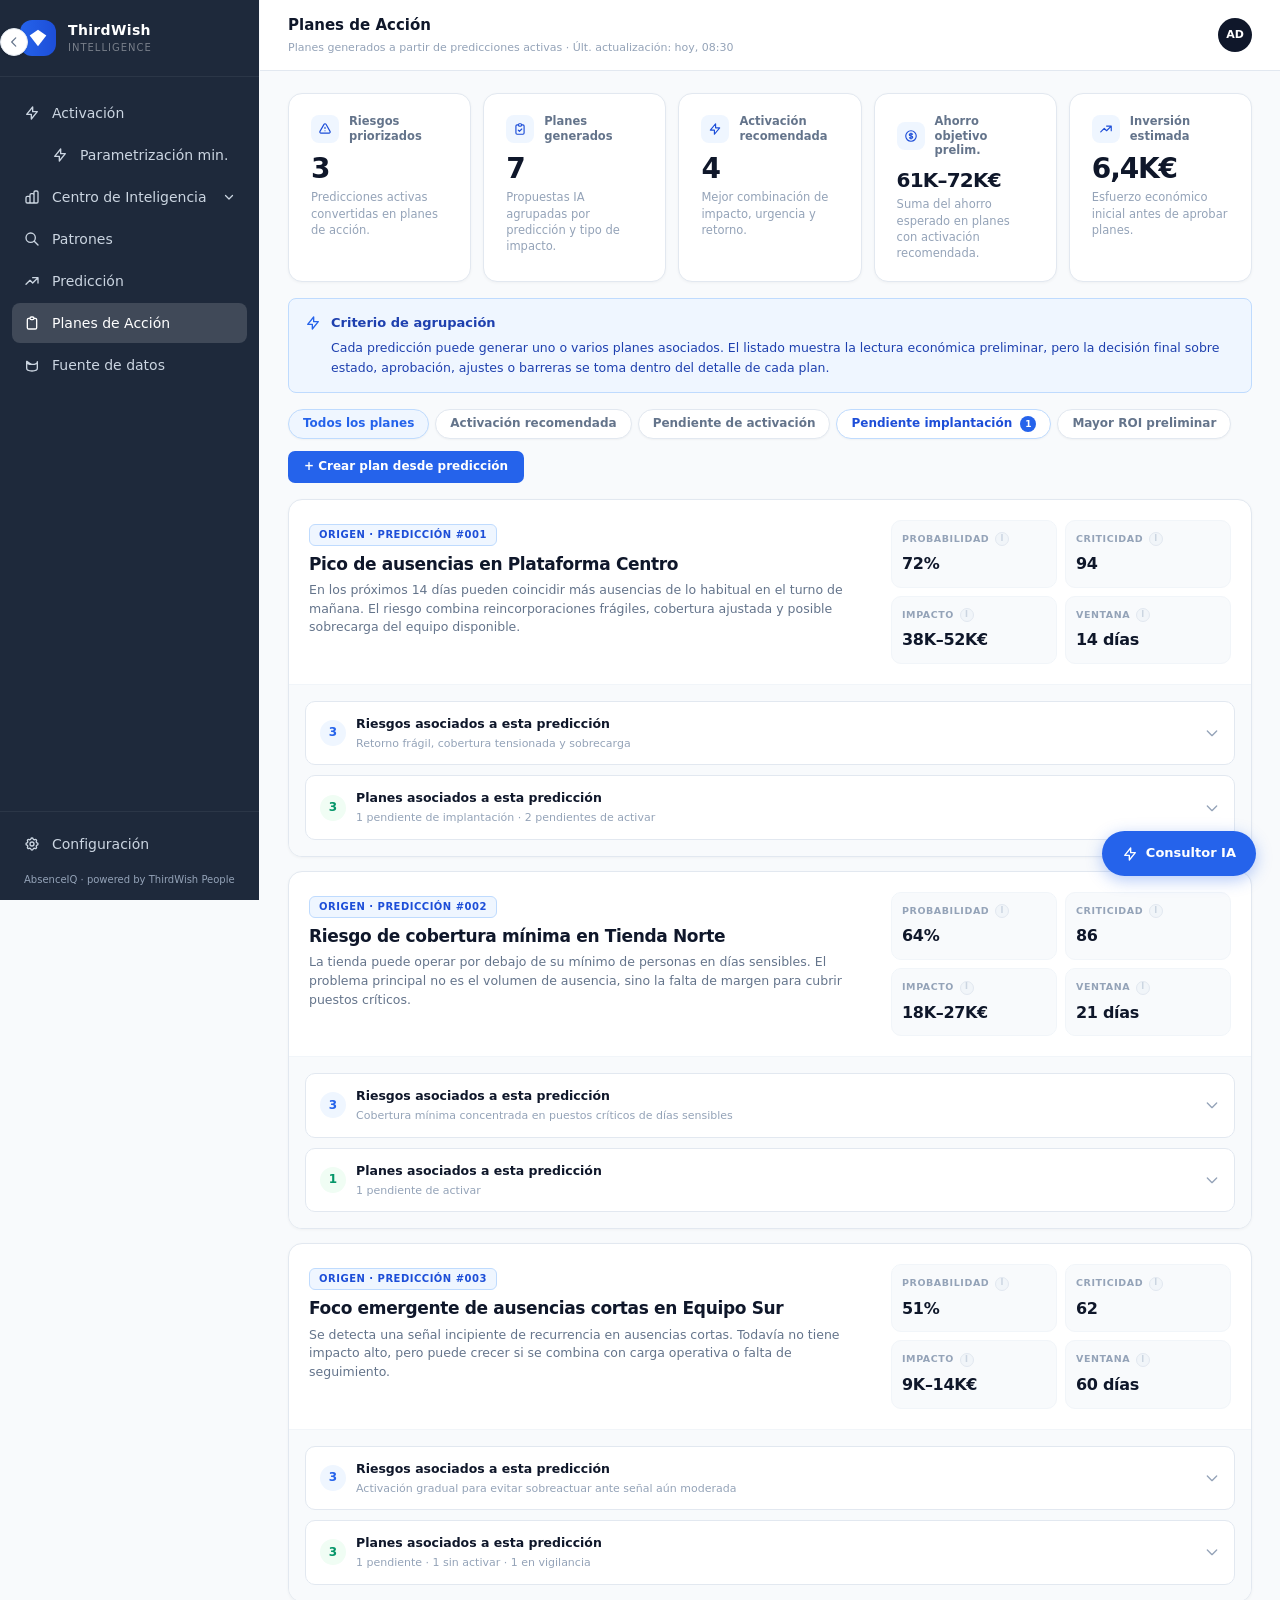
<file: pages/planes-accion.html>
<!DOCTYPE html>
<html lang="es">
<head>
  <meta charset="UTF-8"/>
  <meta name="viewport" content="width=device-width, initial-scale=1.0"/>
  <title>Planes de Acci&#243;n</title>
  <link rel="stylesheet" href="../css/styles.css"/>
  <style>
    *{box-sizing:border-box;}
    .nkpi{background:#fff;border:1px solid #e2e8f0;border-radius:14px;padding:20px 22px;box-shadow:0 1px 3px rgba(0,0,0,.04);}
    .nkpi-h{display:flex;align-items:center;gap:10px;margin-bottom:12px;}
    .nkpi-ico{width:28px;height:28px;border-radius:8px;background:#eff6ff;color:#1d4ed8;display:flex;align-items:center;justify-content:center;flex-shrink:0;}
    .nkpi-lbl{font-size:11.5px;font-weight:700;color:#64748b;line-height:1.3;}
    .nkpi-val{font-size:28px;font-weight:800;letter-spacing:-.04em;line-height:1;margin-bottom:6px;color:#0f172a;}
    .nkpi-desc{font-size:11.5px;color:#94a3b8;line-height:1.4;}
    .filter-bar{display:flex;align-items:center;justify-content:space-between;gap:12px;flex-wrap:wrap;}
    .filter-chips{display:flex;gap:6px;flex-wrap:wrap;}
    .fchip{height:30px;padding:0 14px;border:1px solid #e2e8f0;background:#fff;border-radius:999px;font-size:12px;font-weight:600;color:#64748b;cursor:pointer;white-space:nowrap;box-shadow:0 1px 2px rgba(0,0,0,.04);}
    .fchip.active{background:#eff6ff;color:#2563eb;border-color:#bfdbfe;}
    .pred-card{background:#fff;border:1px solid #e2e8f0;border-radius:14px;box-shadow:0 1px 3px rgba(0,0,0,.04);overflow:hidden;}
    .pred-card-head{padding:20px;display:grid;grid-template-columns:1fr 340px;gap:20px;align-items:start;}
    .pred-origin{display:inline-flex;height:22px;align-items:center;padding:0 9px;background:#eff6ff;color:#1d4ed8;border:1px solid #bfdbfe;border-radius:6px;font-size:10px;font-weight:700;letter-spacing:.05em;margin-bottom:8px;}
    .pred-h{font-size:17px;font-weight:800;color:#0f172a;margin:0 0 6px;letter-spacing:-.02em;line-height:1.25;}
    .pred-p{font-size:12.5px;color:#64748b;line-height:1.5;font-weight:500;margin:0;}
    .pred-mini-grid{display:grid;grid-template-columns:repeat(2,1fr);gap:8px;}
    .pred-mini{background:#f8fafc;border:1px solid #f1f5f9;border-radius:10px;padding:10px;}
    .pred-mini small{display:block;font-size:9.5px;font-weight:700;color:#94a3b8;text-transform:uppercase;letter-spacing:.06em;margin-bottom:5px;}
    .pred-mini b{display:block;font-size:16px;font-weight:800;color:#0f172a;letter-spacing:-.02em;}
    .info-i{display:inline-flex;width:14px;height:14px;border-radius:50%;background:#f1f5f9;color:#cbd5e1;border:1px solid #e2e8f0;font-size:8px;font-weight:800;align-items:center;justify-content:center;cursor:help;vertical-align:middle;margin-left:2px;font-style:normal;}
    .pred-card-body{background:#f8fafc;border-top:1px solid #f1f5f9;padding:16px;display:flex;flex-direction:column;gap:10px;}
    .risk-acc,.plans-acc{background:#fff;border:1px solid #e2e8f0;border-radius:10px;overflow:hidden;}
    .risk-sum{display:flex;align-items:center;gap:10px;padding:12px 14px;cursor:pointer;list-style:none;user-select:none;}
    .risk-sum::-webkit-details-marker{display:none;}
    .risk-num{width:26px;height:26px;border-radius:50%;background:#eff6ff;color:#2563eb;font-size:12px;font-weight:800;display:flex;align-items:center;justify-content:center;flex-shrink:0;}
    .risk-num.green{background:#f0fdf4;color:#059669;}
    .risk-label{font-size:12.5px;font-weight:700;color:#0f172a;}
    .risk-sub{font-size:11px;color:#94a3b8;margin-top:1px;}
    .risk-chev{color:#94a3b8;transition:transform .2s;flex-shrink:0;}
    .risk-acc[open] .risk-chev,.plans-acc[open] .risk-chev{transform:rotate(180deg);}
    .risk-body{padding:12px;display:grid;grid-template-columns:repeat(3,1fr);gap:8px;border-top:1px solid #f1f5f9;}
    .risk-chip{background:#f8fafc;border:1px solid #f1f5f9;border-radius:8px;padding:10px;}
    .risk-chip strong{display:block;font-size:11.5px;color:#0f172a;margin-bottom:3px;}
    .risk-chip span{display:block;font-size:11px;color:#64748b;line-height:1.35;}
    /* Plans table */
    .ptable-wrap{overflow-x:auto;border-top:1px solid #f1f5f9;}
    .ptable{width:100%;border-collapse:collapse;}
    .ptable thead tr{background:#f8fafc;}
    .ptable th{font-size:9.5px;font-weight:700;color:#94a3b8;text-transform:uppercase;letter-spacing:.05em;padding:8px 14px;text-align:left;white-space:nowrap;}
    .ptable tbody tr{border-top:1px solid #f1f5f9;}
    .ptable td{padding:10px 14px;vertical-align:middle;}
    /* Fila activada: fondo verde suave + acento izquierdo */
    .pt-row-active{background:#f0fdf4;box-shadow:inset 4px 0 0 #059669;}
    /* Fila sin activar: ligeramente apagada */
    .pt-row-inactive{background:#fff;}
    .pt-num{width:24px;height:24px;border-radius:50%;display:inline-flex;align-items:center;justify-content:center;font-size:11px;font-weight:800;}
    .pt-num.green{background:#f0fdf4;color:#059669;}
    .pt-num.amber{background:#fffbeb;color:#b45309;}
    .pt-num.slate{background:#f1f5f9;color:#475569;}
    .pt-name{font-size:12.5px;font-weight:700;color:#0f172a;display:block;}
    .pt-name-dim{font-size:12.5px;font-weight:600;color:#94a3b8;display:block;}
    .pt-state{display:inline-flex;height:20px;align-items:center;padding:0 8px;border-radius:999px;font-size:10px;font-weight:700;white-space:nowrap;}
    .pt-state.green{background:#f0fdf4;color:#059669;border:1px solid #bbf7d0;}
    .pt-state.amber{background:#fffbeb;color:#b45309;border:1px solid #fed7aa;}
    .pt-state.blue{background:#eff6ff;color:#1d4ed8;border:1px solid #bfdbfe;}
    .pt-state.gray{background:#f1f5f9;color:#94a3b8;border:1px solid #e2e8f0;}
    .pt-dark{color:#0f172a;font-size:12px;font-weight:700;}
    .pt-dim{color:#cbd5e1;font-size:12px;font-weight:600;}
    /* Botones de accion */
    .pt-btn-activated{display:inline-flex;align-items:center;gap:5px;height:27px;padding:0 11px;background:#f0fdf4;color:#059669;border:1px solid #bbf7d0;border-radius:6px;font-size:11px;font-weight:700;text-decoration:none;white-space:nowrap;}
    .pt-btn-activated:hover{background:#dcfce7;}
    .pt-btn-activate{display:inline-flex;height:27px;align-items:center;padding:0 11px;background:#2563eb;color:#fff;border:none;border-radius:6px;font-size:11px;font-weight:700;text-decoration:none;white-space:nowrap;cursor:pointer;}
    .pt-btn-activate:hover{background:#1d4ed8;}
    .pt-btn-ghost{display:inline-flex;height:27px;align-items:center;padding:0 11px;background:#fff;border:1px solid #e2e8f0;border-radius:6px;font-size:11px;font-weight:600;color:#334155;text-decoration:none;white-space:nowrap;}
    /* Fila pendiente de implantacion */
    .pt-row-impl{background:#eff6ff;box-shadow:inset 4px 0 0 #2563eb;}
    .pt-state.impl{background:#eff6ff;color:#1d4ed8;border:1px solid #bfdbfe;}
    /* Boton iniciar implantacion */
    .pt-btn-impl{display:inline-flex;height:27px;align-items:center;gap:5px;padding:0 11px;background:#2563eb;color:#fff;border:none;border-radius:6px;font-size:11px;font-weight:700;text-decoration:none;white-space:nowrap;cursor:pointer;}
    .pt-btn-impl:hover{background:#1d4ed8;}
    /* Cabecera columna implantacion resaltada */
    .th-impl{color:#1d4ed8 !important;}
    .fab{position:fixed;bottom:24px;right:24px;display:flex;align-items:center;gap:8px;background:#2563eb;color:#fff;border:none;border-radius:999px;padding:12px 20px;font-size:13px;font-weight:600;cursor:pointer;box-shadow:0 4px 16px rgba(37,99,235,.35);z-index:50;}
  </style>
</head>
<body data-page="planes-accion" class="bg-surface-50 text-surface-900 antialiased">
  <div id="sidebar-mount"></div>
  <div style="margin-left:260px;min-height:100vh;background:#f8fafc;max-width:calc(100vw - 260px);overflow-x:hidden;">

    <div style="background:#fff;border-bottom:1px solid #e2e8f0;padding:13px 28px;display:flex;align-items:center;justify-content:space-between;position:sticky;top:0;z-index:10;">
      <div>
        <h1 style="font-size:15px;font-weight:700;color:#0f172a;margin:0;">Planes de Acci&#243;n</h1>
        <p style="font-size:11px;color:#94a3b8;margin:2px 0 0;">Planes generados a partir de predicciones activas &middot; &#218;lt. actualizaci&#243;n: hoy, 08:30</p>
      </div>
      <div style="width:34px;height:34px;border-radius:50%;background:#0f172a;display:flex;align-items:center;justify-content:center;font-size:11px;font-weight:700;color:#fff;flex-shrink:0;">AD</div>
    </div>

    <main style="padding:22px 28px;display:flex;flex-direction:column;gap:16px;">

      <!-- KPI CARDS -->
      <div style="display:grid;grid-template-columns:repeat(5,1fr);gap:12px;">
        <div class="nkpi">
          <div class="nkpi-h"><div class="nkpi-ico"><svg width="14" height="14" fill="none" stroke="currentColor" viewBox="0 0 24 24"><path stroke-linecap="round" stroke-linejoin="round" stroke-width="2" d="M12 9v2m0 4h.01m-6.938 4h13.856c1.54 0 2.502-1.667 1.732-3L13.732 4c-.77-1.333-2.694-1.333-3.464 0L3.34 16c-.77 1.333.192 3 1.732 3z"/></svg></div><span class="nkpi-lbl">Riesgos priorizados</span></div>
          <div class="nkpi-val">3</div><div class="nkpi-desc">Predicciones activas convertidas en planes de acci&#243;n.</div>
        </div>
        <div class="nkpi">
          <div class="nkpi-h"><div class="nkpi-ico"><svg width="14" height="14" fill="none" stroke="currentColor" viewBox="0 0 24 24"><path stroke-linecap="round" stroke-linejoin="round" stroke-width="2" d="M9 5H7a2 2 0 00-2 2v12a2 2 0 002 2h10a2 2 0 002-2V7a2 2 0 00-2-2h-2M9 5a2 2 0 002 2h2a2 2 0 002-2M9 5a2 2 0 012-2h2a2 2 0 012 2m-6 9l2 2 4-4"/></svg></div><span class="nkpi-lbl">Planes generados</span></div>
          <div class="nkpi-val">7</div><div class="nkpi-desc">Propuestas IA agrupadas por predicci&#243;n y tipo de impacto.</div>
        </div>
        <div class="nkpi">
          <div class="nkpi-h"><div class="nkpi-ico"><svg width="14" height="14" fill="none" stroke="currentColor" viewBox="0 0 24 24"><path stroke-linecap="round" stroke-linejoin="round" stroke-width="2" d="M13 10V3L4 14h7v7l9-11h-7z"/></svg></div><span class="nkpi-lbl">Activaci&#243;n recomendada</span></div>
          <div class="nkpi-val">4</div><div class="nkpi-desc">Mejor combinaci&#243;n de impacto, urgencia y retorno.</div>
        </div>
        <div class="nkpi">
          <div class="nkpi-h"><div class="nkpi-ico"><svg width="14" height="14" fill="none" stroke="currentColor" viewBox="0 0 24 24"><path stroke-linecap="round" stroke-linejoin="round" stroke-width="2" d="M12 8c-1.657 0-3 .895-3 2s1.343 2 3 2 3 .895 3 2-1.343 2-3 2m0-8c1.11 0 2.08.402 2.599 1M12 8V7m0 1v8m0 0v1m0-1c-1.11 0-2.08-.402-2.599-1M21 12a9 9 0 11-18 0 9 9 0 0118 0z"/></svg></div><span class="nkpi-lbl">Ahorro objetivo prelim.</span></div>
          <div class="nkpi-val" style="font-size:20px;">61K&ndash;72K&#8364;</div><div class="nkpi-desc">Suma del ahorro esperado en planes con activaci&#243;n recomendada.</div>
        </div>
        <div class="nkpi">
          <div class="nkpi-h"><div class="nkpi-ico"><svg width="14" height="14" fill="none" stroke="currentColor" viewBox="0 0 24 24"><path stroke-linecap="round" stroke-linejoin="round" stroke-width="2" d="M13 7h8m0 0v8m0-8l-8 8-4-4-6 6"/></svg></div><span class="nkpi-lbl">Inversi&#243;n estimada</span></div>
          <div class="nkpi-val">6,4K&#8364;</div><div class="nkpi-desc">Esfuerzo econ&#243;mico inicial antes de aprobar planes.</div>
        </div>
      </div>

      <!-- BLUE INFO BOX -->
      <div style="background:#eff6ff;border-radius:8px;padding:14px 16px;border:1px solid #bfdbfe;">
        <div style="display:flex;align-items:flex-start;gap:10px;">
          <svg width="16" height="16" fill="none" stroke="#2563eb" viewBox="0 0 24 24" style="flex-shrink:0;margin-top:2px;"><path stroke-linecap="round" stroke-linejoin="round" stroke-width="2" d="M13 10V3L4 14h7v7l9-11h-7z"/></svg>
          <div>
            <p style="font-size:13px;font-weight:700;color:#1e40af;margin:0 0 4px;">Criterio de agrupaci&#243;n</p>
            <p style="font-size:12.5px;color:#1e40af;line-height:1.6;margin:0;">Cada predicci&#243;n puede generar uno o varios planes asociados. El listado muestra la lectura econ&#243;mica preliminar, pero la decisi&#243;n final sobre estado, aprobaci&#243;n, ajustes o barreras se toma dentro del detalle de cada plan.</p>
          </div>
        </div>
      </div>

      <!-- FILTER BAR -->
      <div class="filter-bar">
        <div class="filter-chips">
          <button class="fchip active">Todos los planes</button>
          <button class="fchip">Activaci&#243;n recomendada</button>
          <button class="fchip">Pendiente de activaci&#243;n</button>
          <button class="fchip" style="color:#1d4ed8;border-color:#bfdbfe;">Pendiente implantaci&#243;n <span style="display:inline-flex;width:16px;height:16px;border-radius:50%;background:#2563eb;color:#fff;font-size:9px;font-weight:800;align-items:center;justify-content:center;margin-left:4px;">1</span></button>
          <button class="fchip">Mayor ROI preliminar</button>
        </div>
        <button style="height:32px;border:none;background:#2563eb;color:#fff;border-radius:7px;padding:0 16px;font-size:12px;font-weight:700;cursor:pointer;">+ Crear plan desde predicci&#243;n</button>
      </div>

      <!-- PREDICTION CARDS -->
      <div style="display:flex;flex-direction:column;gap:14px;">

        <!-- CARD 1 -->
        <div class="pred-card">
          <div class="pred-card-head">
            <div>
              <span class="pred-origin">ORIGEN &middot; PREDICCI&#211;N #001</span>
              <p class="pred-h">Pico de ausencias en Plataforma Centro</p>
              <p class="pred-p">En los pr&#243;ximos 14 d&#237;as pueden coincidir m&#225;s ausencias de lo habitual en el turno de ma&#241;ana. El riesgo combina reincorporaciones fr&#225;giles, cobertura ajustada y posible sobrecarga del equipo disponible.</p>
            </div>
            <div class="pred-mini-grid">
              <div class="pred-mini"><small>Probabilidad <span class="info-i" title="Probabilidad estimada de que el riesgo se materialice en la ventana temporal">i</span></small><b>72%</b></div>
              <div class="pred-mini"><small>Criticidad <span class="info-i" title="&#205;ndice compuesto de impacto econ&#243;mico, operativo y recurrencia (0&#8211;100)">i</span></small><b>94</b></div>
              <div class="pred-mini"><small>Impacto <span class="info-i" title="Coste econ&#243;mico estimado si no se act&#250;a en la ventana de riesgo">i</span></small><b>38K&ndash;52K&#8364;</b></div>
              <div class="pred-mini"><small>Ventana <span class="info-i" title="Tiempo disponible para intervenir antes de que el riesgo sea irreversible">i</span></small><b>14 d&#237;as</b></div>
            </div>
          </div>
          <div class="pred-card-body">

            <details class="risk-acc">
              <summary class="risk-sum">
                <div class="risk-num">3</div>
                <div style="flex:1;"><div class="risk-label">Riesgos asociados a esta predicci&#243;n</div><div class="risk-sub">Retorno fr&#225;gil, cobertura tensionada y sobrecarga</div></div>
                <svg class="risk-chev" width="16" height="16" fill="none" stroke="currentColor" viewBox="0 0 24 24"><path stroke-linecap="round" stroke-linejoin="round" stroke-width="2" d="M19 9l-7 7-7-7"/></svg>
              </summary>
              <div class="risk-body">
                <div class="risk-chip"><strong>Retorno fr&#225;gil</strong><span>Reincorporaciones recientes con alta probabilidad de generar nuevas ausencias a corto plazo.</span></div>
                <div class="risk-chip"><strong>Cobertura tensionada</strong><span>Turno de ma&#241;ana con margen operativo m&#237;nimo; cualquier baja adicional supera el umbral cr&#237;tico.</span></div>
                <div class="risk-chip"><strong>Sobrecarga en cascada</strong><span>La presi&#243;n sostenida sobre el equipo disponible puede generar nuevas ausencias de forma encadenada.</span></div>
              </div>
            </details>

            <details class="plans-acc">
              <summary class="risk-sum">
                <div class="risk-num green">3</div>
                <div style="flex:1;"><div class="risk-label">Planes asociados a esta predicci&#243;n</div><div class="risk-sub">1 pendiente de implantaci&#243;n &middot; 2 pendientes de activar</div></div>
                <svg class="risk-chev" width="16" height="16" fill="none" stroke="currentColor" viewBox="0 0 24 24"><path stroke-linecap="round" stroke-linejoin="round" stroke-width="2" d="M19 9l-7 7-7-7"/></svg>
              </summary>
              <div class="ptable-wrap">
                <table class="ptable">
                  <thead><tr>
                    <th>Prior. <span class="info-i" title="Orden de prioridad seg&#250;n impacto, urgencia y viabilidad">i</span></th>
                    <th>Plan <span class="info-i" title="Nombre del plan de acci&#243;n propuesto por IA">i</span></th>
                    <th>Estado <span class="info-i" title="Estado de recomendaci&#243;n del plan">i</span></th>
                    <th>Esfuerzo <span class="info-i" title="Nivel de esfuerzo humano y econ&#243;mico para implementar el plan">i</span></th>
                    <th>Ahorro est. <span class="info-i" title="Ahorro econ&#243;mico estimado si el plan se ejecuta con &#233;xito">i</span></th>
                    <th>ROI <span class="info-i" title="Retorno sobre la inversi&#243;n estimado">i</span></th>
                    <th>Acci&#243;n</th>
                    <th class="th-impl">Implantaci&#243;n <span class="info-i" title="Planes aprobados cuya ventana de implantaci&#243;n est&#225; abierta y requieren iniciar la ejecuci&#243;n">i</span></th>
                  </tr></thead>
                  <tbody>
                    <!-- PENDIENTE IMPLANTACIÓN -->
                    <tr class="pt-row-impl">
                      <td><span class="pt-num green">1</span></td>
                      <td><span class="pt-name">Retorno seguro tras ausencia</span></td>
                      <td><span class="pt-state impl">Pendiente implantaci&#243;n</span></td>
                      <td class="pt-dark">Medio</td>
                      <td class="pt-dark">12K&ndash;15K&#8364;</td>
                      <td class="pt-dark">1.100%</td>
                      <td><a href="plan-resumen.html" class="pt-btn-ghost">Ver plan</a></td>
                      <td>
                        <button class="pt-btn-impl" onclick="location.href='plan-implantacion.html'">
                          <svg width="11" height="11" fill="none" stroke="currentColor" viewBox="0 0 24 24"><path stroke-linecap="round" stroke-linejoin="round" stroke-width="2.5" d="M9 5l7 7-7 7"/></svg>
                          Ver
                        </button>
                      </td>
                    </tr>
                    <!-- SIN ACTIVAR -->
                    <tr class="pt-row-inactive">
                      <td><span class="pt-num amber">2</span></td>
                      <td><span class="pt-name">Cobertura m&#237;nima preventiva</span></td>
                      <td><span class="pt-state amber">Pendiente de activaci&#243;n</span></td>
                      <td class="pt-dark">Bajo-medio</td>
                      <td class="pt-dark">7K&ndash;9K&#8364;</td>
                      <td class="pt-dark">760%</td>
                      <td><a href="plan-wizard.html" class="pt-btn-activate">Activar plan</a></td>
                      <td><span class="pt-dim">&#8212;</span></td>
                    </tr>
                    <tr class="pt-row-inactive">
                      <td><span class="pt-num amber">3</span></td>
                      <td><span class="pt-name">Reequilibrio temporal de carga</span></td>
                      <td><span class="pt-state amber">Pendiente de activaci&#243;n</span></td>
                      <td class="pt-dark">Medio</td>
                      <td class="pt-dark">4K&ndash;6K&#8364;</td>
                      <td class="pt-dark">320%</td>
                      <td><a href="plan-wizard.html" class="pt-btn-activate">Activar plan</a></td>
                      <td><span class="pt-dim">&#8212;</span></td>
                    </tr>
                  </tbody>
                </table>
              </div>
            </details>

          </div>
        </div>

        <!-- CARD 2 -->
        <div class="pred-card">
          <div class="pred-card-head">
            <div>
              <span class="pred-origin">ORIGEN &middot; PREDICCI&#211;N #002</span>
              <p class="pred-h">Riesgo de cobertura m&#237;nima en Tienda Norte</p>
              <p class="pred-p">La tienda puede operar por debajo de su m&#237;nimo de personas en d&#237;as sensibles. El problema principal no es el volumen de ausencia, sino la falta de margen para cubrir puestos cr&#237;ticos.</p>
            </div>
            <div class="pred-mini-grid">
              <div class="pred-mini"><small>Probabilidad <span class="info-i" title="Probabilidad estimada de que el riesgo se materialice en la ventana temporal">i</span></small><b>64%</b></div>
              <div class="pred-mini"><small>Criticidad <span class="info-i" title="&#205;ndice compuesto de impacto econ&#243;mico, operativo y recurrencia (0&#8211;100)">i</span></small><b>86</b></div>
              <div class="pred-mini"><small>Impacto <span class="info-i" title="Coste econ&#243;mico estimado si no se act&#250;a en la ventana de riesgo">i</span></small><b>18K&ndash;27K&#8364;</b></div>
              <div class="pred-mini"><small>Ventana <span class="info-i" title="Tiempo disponible para intervenir antes de que el riesgo sea irreversible">i</span></small><b>21 d&#237;as</b></div>
            </div>
          </div>
          <div class="pred-card-body">

            <details class="risk-acc">
              <summary class="risk-sum">
                <div class="risk-num">3</div>
                <div style="flex:1;"><div class="risk-label">Riesgos asociados a esta predicci&#243;n</div><div class="risk-sub">Cobertura m&#237;nima concentrada en puestos cr&#237;ticos de d&#237;as sensibles</div></div>
                <svg class="risk-chev" width="16" height="16" fill="none" stroke="currentColor" viewBox="0 0 24 24"><path stroke-linecap="round" stroke-linejoin="round" stroke-width="2" d="M19 9l-7 7-7-7"/></svg>
              </summary>
              <div class="risk-body">
                <div class="risk-chip"><strong>Sustituci&#243;n limitada</strong><span>La tienda tiene poco margen de sustituci&#243;n y necesita perfiles con competencias concretas.</span></div>
                <div class="risk-chip"><strong>Impacto concentrado</strong><span>El riesgo no est&#225; distribuido: se materializa en un &#250;nico punto cr&#237;tico de cobertura m&#237;nima.</span></div>
                <div class="risk-chip"><strong>Indicadores a vigilar</strong><span>Turnos protegidos, coste de sustituci&#243;n evitado y d&#237;as operando bajo m&#237;nimo como m&#233;tricas clave.</span></div>
              </div>
            </details>

            <details class="plans-acc">
              <summary class="risk-sum">
                <div class="risk-num green">1</div>
                <div style="flex:1;"><div class="risk-label">Planes asociados a esta predicci&#243;n</div><div class="risk-sub">1 pendiente de activar</div></div>
                <svg class="risk-chev" width="16" height="16" fill="none" stroke="currentColor" viewBox="0 0 24 24"><path stroke-linecap="round" stroke-linejoin="round" stroke-width="2" d="M19 9l-7 7-7-7"/></svg>
              </summary>
              <div class="ptable-wrap">
                <table class="ptable">
                  <thead><tr>
                    <th>Prior. <span class="info-i" title="Orden de prioridad seg&#250;n impacto, urgencia y viabilidad">i</span></th>
                    <th>Plan <span class="info-i" title="Nombre del plan de acci&#243;n propuesto por IA">i</span></th>
                    <th>Estado <span class="info-i" title="Estado de recomendaci&#243;n del plan">i</span></th>
                    <th>Esfuerzo <span class="info-i" title="Nivel de esfuerzo humano y econ&#243;mico para implementar el plan">i</span></th>
                    <th>Ahorro est. <span class="info-i" title="Ahorro econ&#243;mico estimado si el plan se ejecuta con &#233;xito">i</span></th>
                    <th>ROI <span class="info-i" title="Retorno sobre la inversi&#243;n estimado">i</span></th>
                    <th>Acci&#243;n</th>
                    <th>Implantaci&#243;n <span class="info-i" title="Planes aprobados cuya ventana de implantaci&#243;n est&#225; abierta y requieren iniciar la ejecuci&#243;n">i</span></th>
                  </tr></thead>
                  <tbody>
                    <tr class="pt-row-inactive">
                      <td><span class="pt-num green">1</span></td>
                      <td><span class="pt-name">Plan cobertura m&#237;nima tienda cr&#237;tica</span></td>
                      <td><span class="pt-state green">Activaci&#243;n recomendada</span></td>
                      <td class="pt-dark">Bajo</td>
                      <td class="pt-dark">9K&ndash;11K&#8364;</td>
                      <td class="pt-dark">940%</td>
                      <td><a href="plan-wizard.html" class="pt-btn-activate">Activar plan</a></td>
                      <td><span class="pt-dim">&#8212;</span></td>
                    </tr>
                  </tbody>
                </table>
              </div>
            </details>

          </div>
        </div>

        <!-- CARD 3 -->
        <div class="pred-card">
          <div class="pred-card-head">
            <div>
              <span class="pred-origin">ORIGEN &middot; PREDICCI&#211;N #003</span>
              <p class="pred-h">Foco emergente de ausencias cortas en Equipo Sur</p>
              <p class="pred-p">Se detecta una se&#241;al incipiente de recurrencia en ausencias cortas. Todav&#237;a no tiene impacto alto, pero puede crecer si se combina con carga operativa o falta de seguimiento.</p>
            </div>
            <div class="pred-mini-grid">
              <div class="pred-mini"><small>Probabilidad <span class="info-i" title="Probabilidad estimada de que el riesgo se materialice en la ventana temporal">i</span></small><b>51%</b></div>
              <div class="pred-mini"><small>Criticidad <span class="info-i" title="&#205;ndice compuesto de impacto econ&#243;mico, operativo y recurrencia (0&#8211;100)">i</span></small><b>62</b></div>
              <div class="pred-mini"><small>Impacto <span class="info-i" title="Coste econ&#243;mico estimado si no se act&#250;a en la ventana de riesgo">i</span></small><b>9K&ndash;14K&#8364;</b></div>
              <div class="pred-mini"><small>Ventana <span class="info-i" title="Tiempo disponible para intervenir antes de que el riesgo sea irreversible">i</span></small><b>60 d&#237;as</b></div>
            </div>
          </div>
          <div class="pred-card-body">

            <details class="risk-acc">
              <summary class="risk-sum">
                <div class="risk-num">3</div>
                <div style="flex:1;"><div class="risk-label">Riesgos asociados a esta predicci&#243;n</div><div class="risk-sub">Activaci&#243;n gradual para evitar sobreactuar ante se&#241;al a&#250;n moderada</div></div>
                <svg class="risk-chev" width="16" height="16" fill="none" stroke="currentColor" viewBox="0 0 24 24"><path stroke-linecap="round" stroke-linejoin="round" stroke-width="2" d="M19 9l-7 7-7-7"/></svg>
              </summary>
              <div class="risk-body">
                <div class="risk-chip"><strong>Recurrencia incipiente</strong><span>La frecuencia de ausencias cortas supera el patr&#243;n hist&#243;rico en este equipo, aunque a&#250;n dentro de los umbrales de alerta.</span></div>
                <div class="risk-chip"><strong>Causas no identificadas</strong><span>Sin informaci&#243;n suficiente sobre el origen: pueden ser turnos, carga, fricci&#243;n con el mando o factores externos.</span></div>
                <div class="risk-chip"><strong>Se&#241;al moderada</strong><span>El nivel actual no justifica medidas intensivas; actuar con precisi&#243;n evita el coste de sobreintervenir.</span></div>
              </div>
            </details>

            <details class="plans-acc">
              <summary class="risk-sum">
                <div class="risk-num green">3</div>
                <div style="flex:1;"><div class="risk-label">Planes asociados a esta predicci&#243;n</div><div class="risk-sub">1 pendiente &middot; 1 sin activar &middot; 1 en vigilancia</div></div>
                <svg class="risk-chev" width="16" height="16" fill="none" stroke="currentColor" viewBox="0 0 24 24"><path stroke-linecap="round" stroke-linejoin="round" stroke-width="2" d="M19 9l-7 7-7-7"/></svg>
              </summary>
              <div class="ptable-wrap">
                <table class="ptable">
                  <thead><tr>
                    <th>Prior. <span class="info-i" title="Orden de prioridad seg&#250;n impacto, urgencia y viabilidad">i</span></th>
                    <th>Plan <span class="info-i" title="Nombre del plan de acci&#243;n propuesto por IA">i</span></th>
                    <th>Estado <span class="info-i" title="Estado de recomendaci&#243;n del plan">i</span></th>
                    <th>Esfuerzo <span class="info-i" title="Nivel de esfuerzo humano y econ&#243;mico para implementar el plan">i</span></th>
                    <th>Ahorro est. <span class="info-i" title="Ahorro econ&#243;mico estimado si el plan se ejecuta con &#233;xito">i</span></th>
                    <th>ROI <span class="info-i" title="Retorno sobre la inversi&#243;n estimado">i</span></th>
                    <th>Acci&#243;n</th>
                    <th>Implantaci&#243;n <span class="info-i" title="Planes aprobados cuya ventana de implantaci&#243;n est&#225; abierta y requieren iniciar la ejecuci&#243;n">i</span></th>
                  </tr></thead>
                  <tbody>
                    <tr class="pt-row-inactive">
                      <td><span class="pt-num green">1</span></td>
                      <td><span class="pt-name">Seguimiento preventivo ligero</span></td>
                      <td><span class="pt-state green">Activaci&#243;n recomendada</span></td>
                      <td class="pt-dark">Bajo</td>
                      <td class="pt-dark">2K&ndash;3K&#8364;</td>
                      <td class="pt-dark">250%</td>
                      <td><a href="plan-wizard.html" class="pt-btn-activate">Activar plan</a></td>
                      <td><span class="pt-dim">&#8212;</span></td>
                    </tr>
                    <tr class="pt-row-inactive">
                      <td><span class="pt-num amber">2</span></td>
                      <td><span class="pt-name">Diagn&#243;stico de microcausas</span></td>
                      <td><span class="pt-state amber">Pendiente de activaci&#243;n</span></td>
                      <td class="pt-dark">Medio</td>
                      <td class="pt-dark">Sin activar</td>
                      <td class="pt-dark">Pendiente</td>
                      <td><a href="plan-wizard.html" class="pt-btn-activate">Activar plan</a></td>
                      <td><span class="pt-dim">&#8212;</span></td>
                    </tr>
                    <tr class="pt-row-inactive">
                      <td><span class="pt-num amber">3</span></td>
                      <td><span class="pt-name">Plan intensivo de recurrencia</span></td>
                      <td><span class="pt-state amber">Pendiente de activaci&#243;n</span></td>
                      <td class="pt-dark">Alto</td>
                      <td class="pt-dark">Incierto</td>
                      <td class="pt-dark">&#8212;</td>
                      <td><a href="plan-wizard.html" class="pt-btn-activate">Activar plan</a></td>
                      <td><span class="pt-dim">&#8212;</span></td>
                    </tr>
                  </tbody>
                </table>
              </div>
            </details>

          </div>
        </div>

      </div>
    </main>
  </div>

  <button class="fab">
    <svg width="16" height="16" fill="none" stroke="currentColor" viewBox="0 0 24 24"><path stroke-linecap="round" stroke-linejoin="round" stroke-width="2" d="M13 10V3L4 14h7v7l9-11h-7z"/></svg>
    Consultor IA
  </button>

  <script src="../js/components/sidebar.js"></script>
  <script>
    if(typeof SidebarComponent!=="undefined") SidebarComponent.render();
    document.querySelectorAll(".fchip").forEach(function(btn){
      btn.addEventListener("click",function(){
        document.querySelectorAll(".fchip").forEach(function(b){b.classList.remove("active");});
        this.classList.add("active");
      });
    });
  </script>
</body>
</html>
</file>
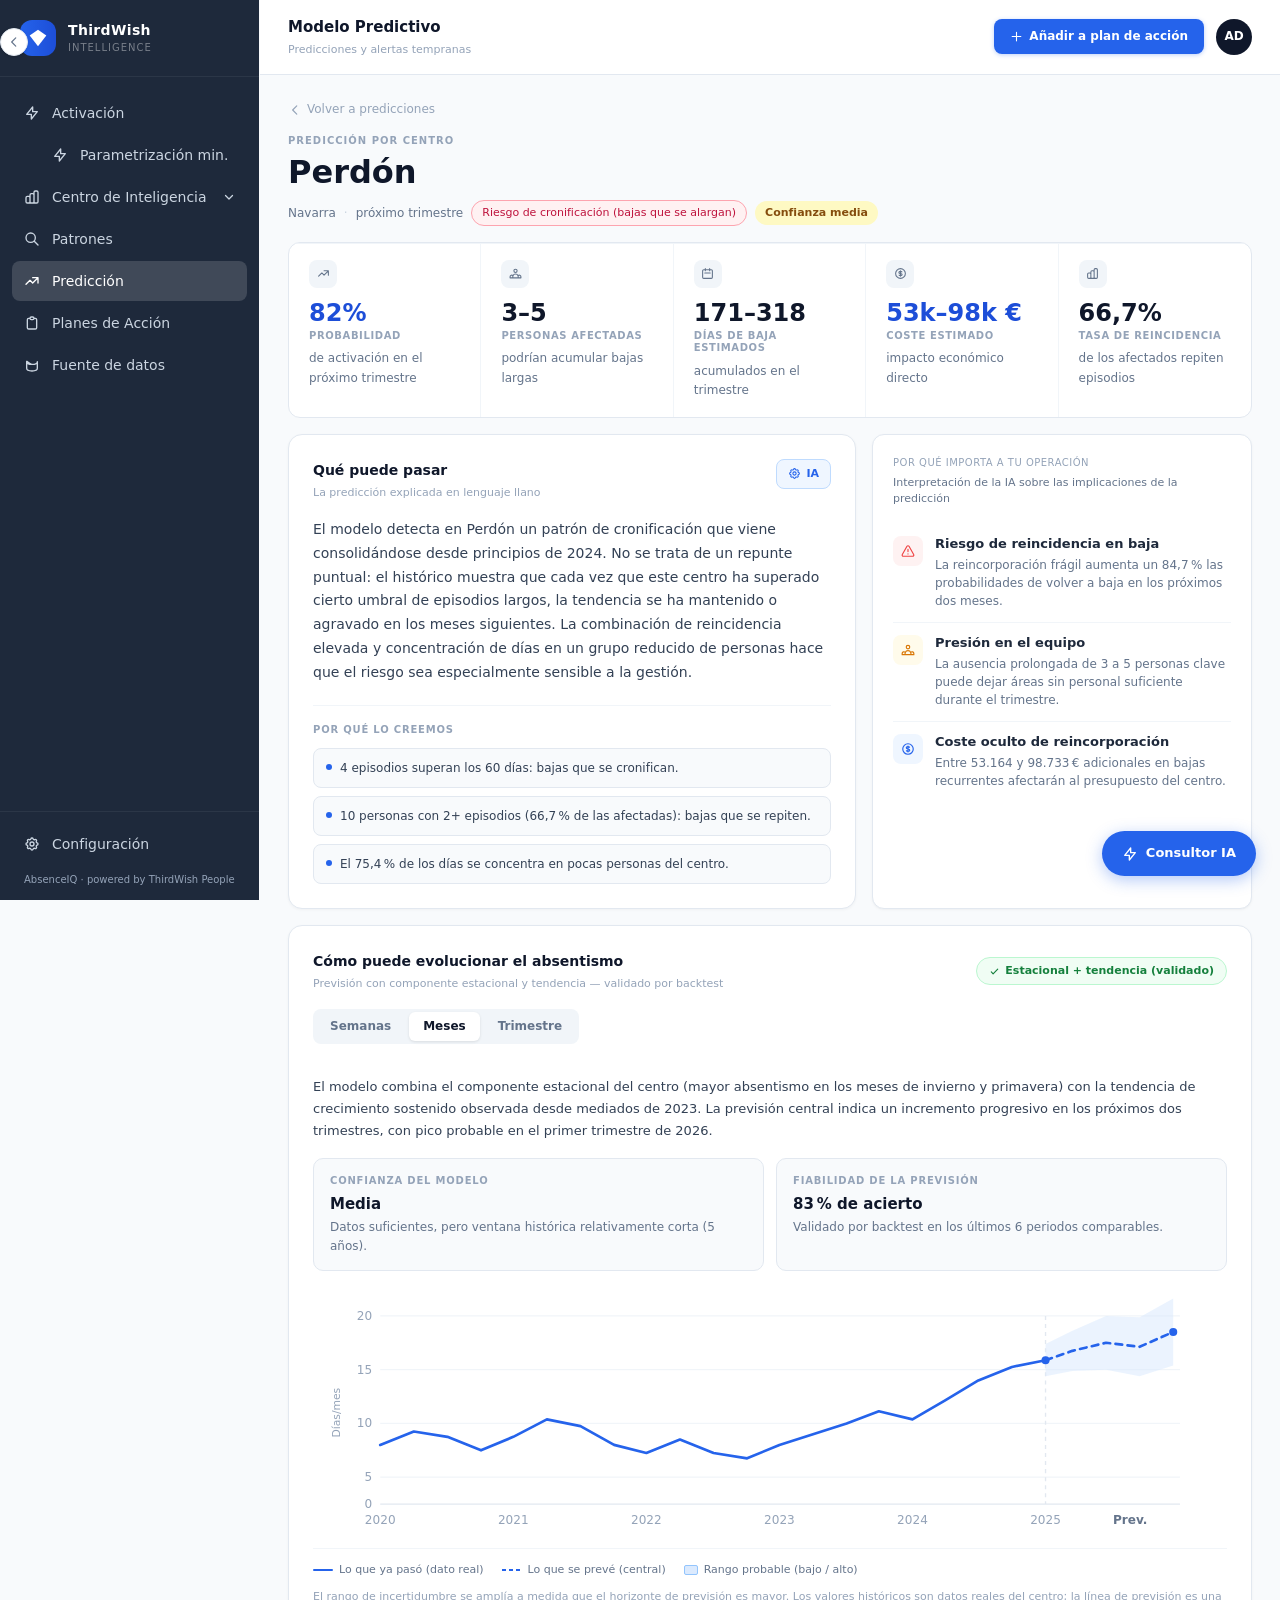
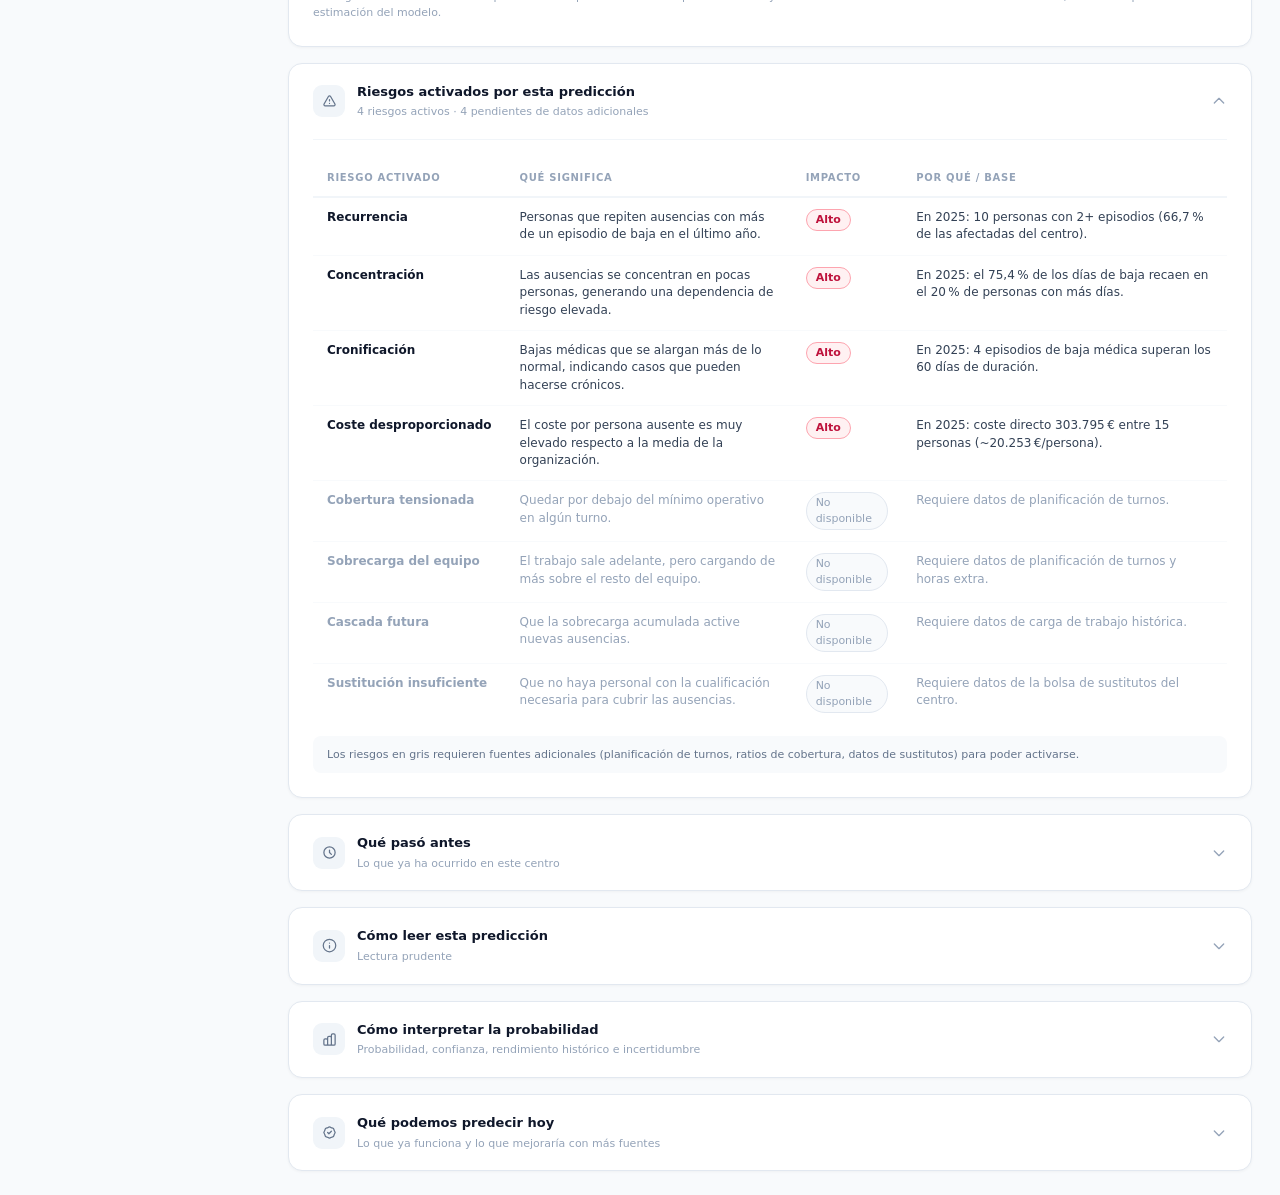
<file: pages/prediccion-detalle.html>
<!DOCTYPE html>
<html lang="es">
<head>
  <meta charset="UTF-8"/>
  <meta name="viewport" content="width=device-width, initial-scale=1.0"/>
  <title>Perd&#243;n &mdash; Predicci&#243;n detalle</title>
  <link rel="stylesheet" href="../css/styles.css"/>
  <style>
    *{box-sizing:border-box;}
    .det-card{background:white;border:1px solid #e2e8f0;border-radius:14px;padding:24px;box-shadow:0 1px 3px rgba(0,0,0,.04);}
    .ia-btn{display:inline-flex;align-items:center;gap:5px;background:#eff6ff;color:#2563eb;border:1px solid #bfdbfe;border-radius:8px;padding:5px 11px;font-size:11px;font-weight:600;cursor:pointer;flex-shrink:0;}
    .card-header{display:flex;align-items:flex-start;justify-content:space-between;margin-bottom:16px;gap:12px;}
    .card-title{font-size:14px;font-weight:700;color:#0f172a;margin:0 0 3px;}
    .card-sub{font-size:11px;color:#94a3b8;margin:0;}
    .tag-r{font-size:11px;font-weight:500;padding:3px 10px;border-radius:20px;border:1px solid #fda4af;color:#be123c;background:#fff1f2;white-space:nowrap;}
    .tag-c{font-size:11px;font-weight:600;padding:3px 10px;border-radius:20px;background:#fef9c3;color:#854d0e;white-space:nowrap;}
    .pat-kpi-strip{display:grid;grid-template-columns:repeat(5,1fr);border-top:1px solid #f1f5f9;}
    .pat-kpi-cell{padding:16px 20px;border-right:1px solid #f1f5f9;display:flex;flex-direction:column;gap:3px;}
    .pat-kpi-cell:last-child{border-right:none;}
    .fab{position:fixed;bottom:24px;right:24px;display:flex;align-items:center;gap:8px;background:#2563eb;color:white;border:none;border-radius:999px;padding:12px 20px;font-size:13px;font-weight:600;cursor:pointer;box-shadow:0 4px 16px rgba(37,99,235,.35);z-index:50;}
    /* accordion */
    .pred-disc{background:white;border:1px solid #e2e8f0;border-radius:14px;overflow:hidden;box-shadow:0 1px 3px rgba(0,0,0,.04);}
    .pred-disc summary{display:flex;align-items:center;justify-content:space-between;padding:18px 24px;cursor:pointer;list-style:none;user-select:none;}
    .pred-disc summary::-webkit-details-marker{display:none;}
    .pred-disc summary:hover{background:#f8fafc;}
    .disc-sum-left{display:flex;align-items:center;gap:12px;}
    .disc-icon-wrap{width:32px;height:32px;border-radius:9px;background:#f1f5f9;display:flex;align-items:center;justify-content:center;flex-shrink:0;}
    .disc-chev{width:16px;height:16px;color:#94a3b8;transition:transform .25s;flex-shrink:0;}
    details.pred-disc[open] .disc-chev{transform:rotate(180deg);}
    .disc-body-inner{padding:0 24px 24px;}
    .disc-divider{height:1px;background:#f1f5f9;margin:0 24px 20px;}
    /* evo tabs */
    .evo-tabs{display:flex;gap:4px;background:#f1f5f9;border-radius:8px;padding:3px;width:fit-content;margin-bottom:16px;}
    .evo-tab{padding:5px 14px;font-size:12px;font-weight:600;border-radius:6px;border:none;cursor:pointer;color:#64748b;background:transparent;}
    .evo-tab.active{background:white;color:#0f172a;box-shadow:0 1px 3px rgba(0,0,0,.1);}
    /* conf cards */
    .conf-cards{display:grid;grid-template-columns:1fr 1fr;gap:12px;margin-bottom:18px;}
    .conf-card{background:#f8fafc;border:1px solid #e2e8f0;border-radius:10px;padding:14px 16px;}
    .conf-card-label{font-size:10px;font-weight:600;color:#94a3b8;text-transform:uppercase;letter-spacing:.08em;margin:0 0 3px;}
    .conf-card-val{font-size:15px;font-weight:700;color:#0f172a;margin:0 0 2px;}
    .conf-card-sub{font-size:12px;color:#64748b;margin:0;}
    /* risk table */
    .risk-table{width:100%;border-collapse:collapse;font-size:12px;}
    .risk-table th{padding:10px 14px;text-align:left;font-size:10px;font-weight:600;color:#94a3b8;text-transform:uppercase;letter-spacing:.07em;border-bottom:2px solid #f1f5f9;white-space:nowrap;}
    .risk-table td{padding:11px 14px;vertical-align:top;border-bottom:1px solid #f8fafc;color:#334155;line-height:1.45;}
    .risk-table tr:last-child td{border-bottom:none;}
    .risk-badge-alto{display:inline-flex;padding:2px 9px;border-radius:20px;font-size:11px;font-weight:600;background:#fff1f2;color:#be123c;border:1px solid #fda4af;}
    .risk-badge-na{display:inline-flex;padding:2px 9px;border-radius:20px;font-size:11px;font-weight:500;background:#f8fafc;color:#94a3b8;border:1px solid #e2e8f0;}
    .risk-row-na td{color:#94a3b8!important;}
    .risk-note{margin-top:12px;padding:10px 14px;background:#f8fafc;border-radius:8px;font-size:11px;color:#64748b;line-height:1.55;}
    /* interpret grid */
    .interp-grid{display:grid;grid-template-columns:repeat(4,1fr);gap:14px;}
    .interp-card{background:#f8fafc;border:1px solid #e2e8f0;border-radius:10px;padding:16px;}
    .interp-label{font-size:10px;font-weight:600;color:#94a3b8;text-transform:uppercase;letter-spacing:.07em;margin:0 0 6px;}
    .interp-val{font-size:22px;font-weight:800;color:#2563eb;margin:0 0 6px;line-height:1;}
    .interp-body{font-size:12px;color:#64748b;line-height:1.5;margin:0;}
    /* predict today */
    .pred-today-grid{display:grid;grid-template-columns:1fr 1fr;gap:16px;}
    .pred-today-col{background:#f8fafc;border:1px solid #e2e8f0;border-radius:10px;padding:18px;}
    .pred-today-head{font-size:12px;font-weight:700;color:#0f172a;margin:0 0 12px;display:flex;align-items:center;gap:6px;}
    .pred-today-list{list-style:none;margin:0;padding:0;display:flex;flex-direction:column;gap:7px;}
    .pred-today-list li{display:flex;align-items:flex-start;gap:8px;font-size:12px;color:#475569;line-height:1.45;}
  </style>
</head>
<body data-page="prediccion" class="bg-surface-50 text-surface-900 antialiased">

  <div id="sidebar-mount"></div>

  <div style="margin-left:260px;min-height:100vh;background:#f8fafc;max-width:calc(100vw - 260px);overflow-x:hidden;">

    <!-- Header -->
    <div style="background:white;border-bottom:1px solid #e2e8f0;padding:15px 28px;display:flex;align-items:center;justify-content:space-between;position:sticky;top:0;z-index:10;">
      <div>
        <h1 style="font-size:15px;font-weight:700;color:#0f172a;margin:0;">Modelo Predictivo</h1>
        <p style="font-size:11px;color:#94a3b8;margin:2px 0 0;">Predicciones y alertas tempranas</p>
      </div>
      <div style="display:flex;align-items:center;gap:12px;">
        <button style="display:inline-flex;align-items:center;gap:6px;background:#2563eb;color:white;border:none;border-radius:8px;padding:8px 16px;font-size:12px;font-weight:600;cursor:pointer;box-shadow:0 1px 4px rgba(37,99,235,.3);">
          <svg style="width:13px;height:13px;" fill="none" stroke="currentColor" viewBox="0 0 24 24"><path stroke-linecap="round" stroke-linejoin="round" stroke-width="2" d="M12 4v16m8-8H4"/></svg>
          A&#241;adir a plan de acci&#243;n
        </button>
        <div style="width:36px;height:36px;border-radius:50%;background:#0f172a;display:flex;align-items:center;justify-content:center;font-size:12px;font-weight:700;color:white;flex-shrink:0;">AD</div>
      </div>
    </div>

    <main style="padding:24px 28px;display:flex;flex-direction:column;gap:16px;">

      <!-- Back + title -->
      <div>
        <a href="prediccion.html" style="display:inline-flex;align-items:center;gap:5px;font-size:12px;color:#94a3b8;text-decoration:none;margin-bottom:14px;">
          <svg style="width:14px;height:14px;" fill="none" stroke="currentColor" viewBox="0 0 24 24"><path stroke-linecap="round" stroke-linejoin="round" stroke-width="2" d="M15 19l-7-7 7-7"/></svg>
          Volver a predicciones
        </a>
        <p style="font-size:10px;font-weight:600;color:#94a3b8;letter-spacing:.1em;text-transform:uppercase;margin:0 0 6px;">Predicci&#243;n por centro</p>
        <h2 style="font-size:32px;font-weight:800;color:#0f172a;margin:0 0 10px;line-height:1.1;">Perd&#243;n</h2>
        <div style="display:flex;align-items:center;gap:8px;flex-wrap:wrap;">
          <span style="font-size:12px;color:#64748b;">Navarra</span>
          <span style="color:#cbd5e1;font-size:12px;">&middot;</span>
          <span style="font-size:12px;color:#64748b;">pr&#243;ximo trimestre</span>
          <span class="tag-r">Riesgo de cronificaci&#243;n (bajas que se alargan)</span>
          <span class="tag-c">Confianza media</span>
        </div>
      </div>

      <!-- KPI strip -->
      <div style="background:white;border:1px solid #e2e8f0;border-radius:12px;overflow:hidden;margin-bottom:0;"><div class="pat-kpi-strip"><div class="pat-kpi-cell"><div style="width:28px;height:28px;border-radius:8px;background:#f1f5f9;display:flex;align-items:center;justify-content:center;margin-bottom:10px;"><svg style="width:13px;height:13px;color:#64748b;" fill="none" stroke="currentColor" viewBox="0 0 24 24"><path stroke-linecap="round" stroke-linejoin="round" stroke-width="2" d="M13 7h8m0 0v8m0-8l-8 8-4-4-6 6"/></svg></div><div class="flex items-center gap-1.5"><span class="text-2xl font-bold tabular-nums leading-none text-primary-700">82%</span></div><p style="font-size:10px;font-weight:600;color:#94a3b8;text-transform:uppercase;letter-spacing:.06em;line-height:1.25;margin:.125rem 0 0;">Probabilidad</p><p class="text-xs text-surface-500 leading-relaxed mt-1">de activaci&#243;n en el pr&#243;ximo trimestre</p></div><div class="pat-kpi-cell"><div style="width:28px;height:28px;border-radius:8px;background:#f1f5f9;display:flex;align-items:center;justify-content:center;margin-bottom:10px;"><svg style="width:13px;height:13px;color:#64748b;" fill="none" stroke="currentColor" viewBox="0 0 24 24"><path stroke-linecap="round" stroke-linejoin="round" stroke-width="2" d="M17 20h5v-2a3 3 0 00-5.356-1.857M17 20H7m10 0v-2c0-.656-.126-1.283-.356-1.857M7 20H2v-2a3 3 0 015.356-1.857M7 20v-2c0-.656.126-1.283.356-1.857m0 0a5.002 5.002 0 019.288 0M15 7a3 3 0 11-6 0 3 3 0 016 0z"/></svg></div><div class="flex items-center gap-1.5"><span class="text-2xl font-bold tabular-nums leading-none text-surface-900">3&ndash;5</span></div><p style="font-size:10px;font-weight:600;color:#94a3b8;text-transform:uppercase;letter-spacing:.06em;line-height:1.25;margin:.125rem 0 0;">Personas afectadas</p><p class="text-xs text-surface-500 leading-relaxed mt-1">podr&#237;an acumular bajas largas</p></div><div class="pat-kpi-cell"><div style="width:28px;height:28px;border-radius:8px;background:#f1f5f9;display:flex;align-items:center;justify-content:center;margin-bottom:10px;"><svg style="width:13px;height:13px;color:#64748b;" fill="none" stroke="currentColor" viewBox="0 0 24 24"><path stroke-linecap="round" stroke-linejoin="round" stroke-width="2" d="M8 7V3m8 4V3m-9 8h10M5 21h14a2 2 0 002-2V7a2 2 0 00-2-2H5a2 2 0 00-2 2v12a2 2 0 002 2z"/></svg></div><div class="flex items-center gap-1.5"><span class="text-2xl font-bold tabular-nums leading-none text-surface-900">171&ndash;318</span></div><p style="font-size:10px;font-weight:600;color:#94a3b8;text-transform:uppercase;letter-spacing:.06em;line-height:1.25;margin:.125rem 0 0;">D&#237;as de baja estimados</p><p class="text-xs text-surface-500 leading-relaxed mt-1">acumulados en el trimestre</p></div><div class="pat-kpi-cell"><div style="width:28px;height:28px;border-radius:8px;background:#f1f5f9;display:flex;align-items:center;justify-content:center;margin-bottom:10px;"><svg style="width:13px;height:13px;color:#64748b;" fill="none" stroke="currentColor" viewBox="0 0 24 24"><path stroke-linecap="round" stroke-linejoin="round" stroke-width="2" d="M12 8c-1.657 0-3 .895-3 2s1.343 2 3 2 3 .895 3 2-1.343 2-3 2m0-8c1.11 0 2.08.402 2.599 1M12 8V7m0 1v8m0 0v1m0-1c-1.11 0-2.08-.402-2.599-1M21 12a9 9 0 11-18 0 9 9 0 0118 0z"/></svg></div><div class="flex items-center gap-1.5"><span class="text-2xl font-bold tabular-nums leading-none text-primary-700">53k&ndash;98k &#8364;</span></div><p style="font-size:10px;font-weight:600;color:#94a3b8;text-transform:uppercase;letter-spacing:.06em;line-height:1.25;margin:.125rem 0 0;">Coste estimado</p><p class="text-xs text-surface-500 leading-relaxed mt-1">impacto econ&#243;mico directo</p></div><div class="pat-kpi-cell"><div style="width:28px;height:28px;border-radius:8px;background:#f1f5f9;display:flex;align-items:center;justify-content:center;margin-bottom:10px;"><svg style="width:13px;height:13px;color:#64748b;" fill="none" stroke="currentColor" viewBox="0 0 24 24"><path stroke-linecap="round" stroke-linejoin="round" stroke-width="2" d="M9 19v-6a2 2 0 00-2-2H5a2 2 0 00-2 2v6a2 2 0 002 2h2a2 2 0 002-2zm0 0V9a2 2 0 012-2h2a2 2 0 012 2v10m-6 0a2 2 0 002 2h2a2 2 0 002-2m0 0V5a2 2 0 012-2h2a2 2 0 012 2v14a2 2 0 01-2 2h-2a2 2 0 01-2-2z"/></svg></div><div class="flex items-center gap-1.5"><span class="text-2xl font-bold tabular-nums leading-none text-surface-900">66,7%</span></div><p style="font-size:10px;font-weight:600;color:#94a3b8;text-transform:uppercase;letter-spacing:.06em;line-height:1.25;margin:.125rem 0 0;">Tasa de reincidencia</p><p class="text-xs text-surface-500 leading-relaxed mt-1">de los afectados repiten episodios</p></div></div></div>

      <!-- Row 1: Que puede pasar (con Por que lo creemos) + Por que importa -->
      <div style="display:grid;grid-template-columns:1fr 380px;gap:16px;">

        <!-- Que puede pasar + Por que lo creemos como tarjetas -->
        <div class="det-card">
          <div class="card-header">
            <div>
              <p class="card-title">Qu&#233; puede pasar</p>
              <p class="card-sub">La predicci&#243;n explicada en lenguaje llano</p>
            </div>
            <button class="ia-btn">
              <svg style="width:13px;height:13px;" fill="none" stroke="currentColor" viewBox="0 0 24 24"><path stroke-linecap="round" stroke-linejoin="round" stroke-width="2" d="M10.325 4.317c.426-1.756 2.924-1.756 3.35 0a1.724 1.724 0 002.573 1.066c1.543-.94 3.31.826 2.37 2.37a1.724 1.724 0 001.065 2.572c1.756.426 1.756 2.924 0 3.35a1.724 1.724 0 00-1.066 2.573c.94 1.543-.826 3.31-2.37 2.37a1.724 1.724 0 00-2.572 1.065c-.426 1.756-2.924 1.756-3.35 0a1.724 1.724 0 00-2.573-1.066c-1.543.94-3.31-.826-2.37-2.37a1.724 1.724 0 00-1.065-2.572c-1.756-.426-1.756-2.924 0-3.35a1.724 1.724 0 001.066-2.573c-.94-1.543.826-3.31 2.37-2.37.996.608 2.296.07 2.572-1.065z"/><path stroke-linecap="round" stroke-linejoin="round" stroke-width="2" d="M15 12a3 3 0 11-6 0 3 3 0 016 0z"/></svg>
              IA
            </button>
          </div>
          <p style="font-size:14px;font-weight:400;color:#334155;line-height:1.7;margin:0 0 20px;">
            El modelo detecta en Perd&#243;n un patr&#243;n de cronificaci&#243;n que viene consolid&#225;ndose desde principios de 2024. No se trata de un repunte puntual: el hist&#243;rico muestra que cada vez que este centro ha superado cierto umbral de episodios largos, la tendencia se ha mantenido o agravado en los meses siguientes. La combinaci&#243;n de reincidencia elevada y concentraci&#243;n de d&#237;as en un grupo reducido de personas hace que el riesgo sea especialmente sensible a la gesti&#243;n.
          </p>
          <!-- Por que lo creemos como tarjetas -->
          <div style="padding-top:16px;border-top:1px solid #f1f5f9;">
            <p style="font-size:10px;font-weight:600;color:#94a3b8;text-transform:uppercase;letter-spacing:.08em;margin:0 0 10px;">Por qu&#233; lo creemos</p>
            <div style="display:flex;flex-direction:column;gap:8px;">
              <div style="background:#f8fafc;border:1px solid #e2e8f0;border-radius:8px;padding:10px 12px;display:flex;align-items:flex-start;gap:8px;">
                <div style="width:6px;height:6px;border-radius:50%;background:#2563eb;flex-shrink:0;margin-top:5px;"></div>
                <p style="font-size:12px;color:#334155;line-height:1.5;margin:0;">4 episodios superan los 60 d&#237;as: bajas que se cronifican.</p>
              </div>
              <div style="background:#f8fafc;border:1px solid #e2e8f0;border-radius:8px;padding:10px 12px;display:flex;align-items:flex-start;gap:8px;">
                <div style="width:6px;height:6px;border-radius:50%;background:#2563eb;flex-shrink:0;margin-top:5px;"></div>
                <p style="font-size:12px;color:#334155;line-height:1.5;margin:0;">10 personas con 2+ episodios (66,7&#8239;% de las afectadas): bajas que se repiten.</p>
              </div>
              <div style="background:#f8fafc;border:1px solid #e2e8f0;border-radius:8px;padding:10px 12px;display:flex;align-items:flex-start;gap:8px;">
                <div style="width:6px;height:6px;border-radius:50%;background:#2563eb;flex-shrink:0;margin-top:5px;"></div>
                <p style="font-size:12px;color:#334155;line-height:1.5;margin:0;">El 75,4&#8239;% de los d&#237;as se concentra en pocas personas del centro.</p>
              </div>
            </div>
          </div>
        </div>

        <!-- Por que importa (estilo pat-002) -->
        <div id="pat-formula-card" class="bg-white rounded-xl border border-surface-200 shadow-card p-5">
          <p class="text-[10px] font-medium text-surface-400 uppercase tracking-wider mb-1">Por qu&#233; importa a tu operaci&#243;n</p>
          <p style="font-size:11px;color:#64748b;margin-bottom:16px;line-height:1.5;">Interpretaci&#243;n de la IA sobre las implicaciones de la predicci&#243;n</p>
          <div style="display:flex;align-items:flex-start;gap:12px;padding:12px 0;border-bottom:1px solid #f1f5f9;">
            <div style="width:30px;height:30px;border-radius:8px;background:#fef2f2;display:flex;align-items:center;justify-content:center;flex-shrink:0;">
              <svg style="width:14px;height:14px;color:#ef4444;" fill="none" stroke="currentColor" viewBox="0 0 24 24"><path stroke-linecap="round" stroke-linejoin="round" stroke-width="2" d="m21.73 18-8-14a2 2 0 0 0-3.48 0l-8 14A2 2 0 0 0 4 21h16a2 2 0 0 0 1.73-3"></path><path stroke-linecap="round" stroke-linejoin="round" stroke-width="2" d="M12 9v4M12 17h.01"></path></svg>
            </div>
            <div>
              <p style="font-size:13px;font-weight:600;color:#1e293b;line-height:1.3;">Riesgo de reincidencia en baja</p>
              <p style="font-size:12px;color:#64748b;margin-top:3px;line-height:1.5;">La reincorporaci&#243;n fr&#225;gil aumenta un 84,7&#8239;% las probabilidades de volver a baja en los pr&#243;ximos dos meses.</p>
            </div>
          </div>
          <div style="display:flex;align-items:flex-start;gap:12px;padding:12px 0;border-bottom:1px solid #f1f5f9;">
            <div style="width:30px;height:30px;border-radius:8px;background:#fffbeb;display:flex;align-items:center;justify-content:center;flex-shrink:0;">
              <svg style="width:14px;height:14px;color:#d97706;" fill="none" stroke="currentColor" viewBox="0 0 24 24"><path stroke-linecap="round" stroke-linejoin="round" stroke-width="2" d="M17 20h5v-2a3 3 0 00-5.356-1.857M17 20H7m10 0v-2c0-.656-.126-1.283-.356-1.857M7 20H2v-2a3 3 0 015.356-1.857M7 20v-2c0-.656.126-1.283.356-1.857m0 0a5.002 5.002 0 019.288 0M15 7a3 3 0 11-6 0 3 3 0 016 0z"></path></svg>
            </div>
            <div>
              <p style="font-size:13px;font-weight:600;color:#1e293b;line-height:1.3;">Presi&#243;n en el equipo</p>
              <p style="font-size:12px;color:#64748b;margin-top:3px;line-height:1.5;">La ausencia prolongada de 3 a 5 personas clave puede dejar &#225;reas sin personal suficiente durante el trimestre.</p>
            </div>
          </div>
          <div style="display:flex;align-items:flex-start;gap:12px;padding:12px 0;">
            <div style="width:30px;height:30px;border-radius:8px;background:#eff6ff;display:flex;align-items:center;justify-content:center;flex-shrink:0;">
              <svg style="width:14px;height:14px;color:#2563eb;" fill="none" stroke="currentColor" viewBox="0 0 24 24"><path stroke-linecap="round" stroke-linejoin="round" stroke-width="2" d="M12 8c-1.657 0-3 .895-3 2s1.343 2 3 2 3 .895 3 2-1.343 2-3 2m0-8c1.11 0 2.08.402 2.599 1M12 8V7m0 1v8m0 0v1m0-1c-1.11 0-2.08-.402-2.599-1M21 12a9 9 0 11-18 0 9 9 0 0118 0z"></path></svg>
            </div>
            <div>
              <p style="font-size:13px;font-weight:600;color:#1e293b;line-height:1.3;">Coste oculto de reincorporaci&#243;n</p>
              <p style="font-size:12px;color:#64748b;margin-top:3px;line-height:1.5;">Entre 53.164 y 98.733&#8239;&#8364; adicionales en bajas recurrentes afectar&#225;n al presupuesto del centro.</p>
            </div>
          </div>
        </div>
      </div>

      <!-- Como puede evolucionar (fuera del acordeon) -->
      <div class="det-card">
        <div style="display:flex;align-items:center;justify-content:space-between;flex-wrap:wrap;gap:10px;margin-bottom:16px;">
          <div>
            <p class="card-title">C&#243;mo puede evolucionar el absentismo</p>
            <p class="card-sub">Previsi&#243;n con componente estacional y tendencia &mdash; validado por backtest</p>
          </div>
          <span style="display:inline-flex;align-items:center;gap:5px;background:#f0fdf4;border:1px solid #bbf7d0;color:#15803d;border-radius:20px;padding:4px 12px;font-size:11px;font-weight:600;">
            <svg style="width:11px;height:11px;" fill="none" stroke="currentColor" viewBox="0 0 24 24"><path stroke-linecap="round" stroke-linejoin="round" stroke-width="2.5" d="M5 13l4 4L19 7"/></svg>
            Estacional + tendencia (validado)
          </span>
        </div>
        <div style="display:flex;align-items:center;justify-content:space-between;flex-wrap:wrap;gap:10px;margin-bottom:16px;">
          <div class="evo-tabs">
            <button class="evo-tab">Semanas</button>
            <button class="evo-tab active">Meses</button>
            <button class="evo-tab">Trimestre</button>
          </div>
        </div>
        <p style="font-size:13px;color:#334155;line-height:1.7;margin:0 0 16px;">
          El modelo combina el componente estacional del centro (mayor absentismo en los meses de invierno y primavera) con la tendencia de crecimiento sostenido observada desde mediados de 2023. La previsi&#243;n central indica un incremento progresivo en los pr&#243;ximos dos trimestres, con pico probable en el primer trimestre de 2026.
        </p>
        <div class="conf-cards">
          <div class="conf-card">
            <p class="conf-card-label">Confianza del modelo</p>
            <p class="conf-card-val">Media</p>
            <p class="conf-card-sub">Datos suficientes, pero ventana hist&#243;rica relativamente corta (5 a&#241;os).</p>
          </div>
          <div class="conf-card">
            <p class="conf-card-label">Fiabilidad de la previsi&#243;n</p>
            <p class="conf-card-val">83&#8239;% de acierto</p>
            <p class="conf-card-sub">Validado por backtest en los &#250;ltimos 6 periodos comparables.</p>
          </div>
        </div>
          <div style="width:100%;overflow-x:auto;">
            <svg viewBox="0 0 680 185" style="width:100%;min-width:480px;" role="img" aria-label="Previsi&#243;n de evoluci&#243;n del absentismo">
              <line x1="50" y1="20" x2="645" y2="20" stroke="#f1f5f9" stroke-width="1"/>
              <line x1="50" y1="60" x2="645" y2="60" stroke="#f1f5f9" stroke-width="1"/>
              <line x1="50" y1="100" x2="645" y2="100" stroke="#f1f5f9" stroke-width="1"/>
              <line x1="50" y1="140" x2="645" y2="140" stroke="#f1f5f9" stroke-width="1"/>
              <line x1="50" y1="160" x2="645" y2="160" stroke="#e2e8f0" stroke-width="1"/>
              <text x="44" y="163" text-anchor="end" font-size="9" fill="#94a3b8">0</text>
              <text x="44" y="143" text-anchor="end" font-size="9" fill="#94a3b8">5</text>
              <text x="44" y="103" text-anchor="end" font-size="9" fill="#94a3b8">10</text>
              <text x="44" y="63" text-anchor="end" font-size="9" fill="#94a3b8">15</text>
              <text x="44" y="23" text-anchor="end" font-size="9" fill="#94a3b8">20</text>
              <text x="20" y="92" text-anchor="middle" font-size="8" fill="#94a3b8" transform="rotate(-90 20 92)">D&#237;as/mes</text>
              <text x="50" y="175" text-anchor="middle" font-size="9" fill="#94a3b8">2020</text>
              <text x="149" y="175" text-anchor="middle" font-size="9" fill="#94a3b8">2021</text>
              <text x="248" y="175" text-anchor="middle" font-size="9" fill="#94a3b8">2022</text>
              <text x="347" y="175" text-anchor="middle" font-size="9" fill="#94a3b8">2023</text>
              <text x="446" y="175" text-anchor="middle" font-size="9" fill="#94a3b8">2024</text>
              <text x="545" y="175" text-anchor="middle" font-size="9" fill="#94a3b8">2025</text>
              <text x="608" y="175" text-anchor="middle" font-size="9" fill="#64748b" font-weight="600">Prev.</text>
              <line x1="545" y1="20" x2="545" y2="160" stroke="#e2e8f0" stroke-width="1" stroke-dasharray="3,3"/>
              <polygon points="545,65 565,61 590,60 615,65 640,57 640,7 615,21 590,20 565,31 545,41" fill="#dbeafe" fill-opacity="0.55" stroke="none"/>
              <polyline points="50,116 75,106 100,110 125,120 149,110 174,97 199,102 224,116 248,122 273,112 298,122 323,126 347,116 372,108 397,100 421,91 446,97 470,83 495,68 520,58 545,53" fill="none" stroke="#2563eb" stroke-width="2" stroke-linejoin="round" stroke-linecap="round"/>
              <polyline points="545,53 565,46 590,40 615,43 640,32" fill="none" stroke="#2563eb" stroke-width="2" stroke-dasharray="5,4" stroke-linejoin="round" stroke-linecap="round"/>
              <circle cx="640" cy="32" r="3" fill="#2563eb"/>
              <circle cx="545" cy="53" r="3" fill="#2563eb"/>
            </svg>
          </div>
          <div style="display:flex;align-items:center;gap:18px;flex-wrap:wrap;margin-top:10px;padding-top:12px;border-top:1px solid #f1f5f9;">
            <div style="display:flex;align-items:center;gap:6px;"><div style="width:20px;height:2px;background:#2563eb;border-radius:1px;"></div><span style="font-size:11px;color:#64748b;">Lo que ya pas&#243; (dato real)</span></div>
            <div style="display:flex;align-items:center;gap:6px;"><svg width="20" height="2" style="overflow:visible;"><line x1="0" y1="1" x2="20" y2="1" stroke="#2563eb" stroke-width="2" stroke-dasharray="4,3"/></svg><span style="font-size:11px;color:#64748b;">Lo que se prev&#233; (central)</span></div>
            <div style="display:flex;align-items:center;gap:6px;"><div style="width:14px;height:10px;background:#dbeafe;border:1px solid #93c5fd;border-radius:2px;"></div><span style="font-size:11px;color:#64748b;">Rango probable (bajo / alto)</span></div>
          </div>
          <p style="font-size:11px;color:#94a3b8;margin:10px 0 0;line-height:1.5;">El rango de incertidumbre se ampl&#237;a a medida que el horizonte de previsi&#243;n es mayor. Los valores hist&#243;ricos son datos reales del centro; la l&#237;nea de previsi&#243;n es una estimaci&#243;n del modelo.</p>
      </div>

      <!-- ACCORDION: Riesgos activados (open) -->
      <details class="pred-disc" open>
        <summary>
          <div class="disc-sum-left">
            <div class="disc-icon-wrap">
              <svg style="width:15px;height:15px;color:#64748b;" fill="none" stroke="currentColor" viewBox="0 0 24 24"><path stroke-linecap="round" stroke-linejoin="round" stroke-width="2" d="M12 9v2m0 4h.01m-6.938 4h13.856c1.54 0 2.502-1.667 1.732-3L13.732 4c-.77-1.333-2.694-1.333-3.464 0L3.34 16c-.77 1.333.192 3 1.732 3z"/></svg>
            </div>
            <div>
              <p style="font-size:13px;font-weight:700;color:#0f172a;margin:0 0 1px;">Riesgos activados por esta predicci&#243;n</p>
              <p style="font-size:11px;color:#94a3b8;margin:0;">4 riesgos activos &middot; 4 pendientes de datos adicionales</p>
            </div>
          </div>
          <svg class="disc-chev" fill="none" stroke="currentColor" viewBox="0 0 24 24"><path stroke-linecap="round" stroke-linejoin="round" stroke-width="2" d="M19 9l-7 7-7-7"/></svg>
        </summary>
        <div class="disc-divider"></div>
        <div class="disc-body-inner">
          <div style="overflow-x:auto;">
            <table class="risk-table">
              <thead>
                <tr>
                  <th>Riesgo activado</th>
                  <th>Qu&#233; significa</th>
                  <th>Impacto</th>
                  <th style="min-width:220px;">Por qu&#233; / base</th>
                </tr>
              </thead>
              <tbody>
                <tr><td style="font-weight:600;color:#0f172a;white-space:nowrap;">Recurrencia</td><td>Personas que repiten ausencias con m&#225;s de un episodio de baja en el &#250;ltimo a&#241;o.</td><td><span class="risk-badge-alto">Alto</span></td><td>En 2025: 10 personas con 2+ episodios (66,7&#8239;% de las afectadas del centro).</td></tr>
                <tr><td style="font-weight:600;color:#0f172a;white-space:nowrap;">Concentraci&#243;n</td><td>Las ausencias se concentran en pocas personas, generando una dependencia de riesgo elevada.</td><td><span class="risk-badge-alto">Alto</span></td><td>En 2025: el 75,4&#8239;% de los d&#237;as de baja recaen en el 20&#8239;% de personas con m&#225;s d&#237;as.</td></tr>
                <tr><td style="font-weight:600;color:#0f172a;white-space:nowrap;">Cronificaci&#243;n</td><td>Bajas m&#233;dicas que se alargan m&#225;s de lo normal, indicando casos que pueden hacerse cr&#243;nicos.</td><td><span class="risk-badge-alto">Alto</span></td><td>En 2025: 4 episodios de baja m&#233;dica superan los 60 d&#237;as de duraci&#243;n.</td></tr>
                <tr><td style="font-weight:600;color:#0f172a;white-space:nowrap;">Coste desproporcionado</td><td>El coste por persona ausente es muy elevado respecto a la media de la organizaci&#243;n.</td><td><span class="risk-badge-alto">Alto</span></td><td>En 2025: coste directo 303.795&#8239;&#8364; entre 15 personas (~20.253&#8239;&#8364;/persona).</td></tr>
                <tr class="risk-row-na"><td style="font-weight:600;white-space:nowrap;">Cobertura tensionada</td><td>Quedar por debajo del m&#237;nimo operativo en alg&#250;n turno.</td><td><span class="risk-badge-na">No disponible</span></td><td>Requiere datos de planificaci&#243;n de turnos.</td></tr>
                <tr class="risk-row-na"><td style="font-weight:600;white-space:nowrap;">Sobrecarga del equipo</td><td>El trabajo sale adelante, pero cargando de m&#225;s sobre el resto del equipo.</td><td><span class="risk-badge-na">No disponible</span></td><td>Requiere datos de planificaci&#243;n de turnos y horas extra.</td></tr>
                <tr class="risk-row-na"><td style="font-weight:600;white-space:nowrap;">Cascada futura</td><td>Que la sobrecarga acumulada active nuevas ausencias.</td><td><span class="risk-badge-na">No disponible</span></td><td>Requiere datos de carga de trabajo hist&#243;rica.</td></tr>
                <tr class="risk-row-na"><td style="font-weight:600;white-space:nowrap;">Sustituci&#243;n insuficiente</td><td>Que no haya personal con la cualificaci&#243;n necesaria para cubrir las ausencias.</td><td><span class="risk-badge-na">No disponible</span></td><td>Requiere datos de la bolsa de sustitutos del centro.</td></tr>
              </tbody>
            </table>
          </div>
          <p class="risk-note">Los riesgos en gris requieren fuentes adicionales (planificaci&#243;n de turnos, ratios de cobertura, datos de sustitutos) para poder activarse.</p>
        </div>
      </details>

      <!-- ACCORDION: Que paso antes -->
      <details class="pred-disc">
        <summary>
          <div class="disc-sum-left">
            <div class="disc-icon-wrap">
              <svg style="width:15px;height:15px;color:#64748b;" fill="none" stroke="currentColor" viewBox="0 0 24 24"><path stroke-linecap="round" stroke-linejoin="round" stroke-width="2" d="M12 8v4l3 3m6-3a9 9 0 11-18 0 9 9 0 0118 0z"/></svg>
            </div>
            <div>
              <p style="font-size:13px;font-weight:700;color:#0f172a;margin:0 0 1px;">Qu&#233; pas&#243; antes</p>
              <p style="font-size:11px;color:#94a3b8;margin:0;">Lo que ya ha ocurrido en este centro</p>
            </div>
          </div>
          <svg class="disc-chev" fill="none" stroke="currentColor" viewBox="0 0 24 24"><path stroke-linecap="round" stroke-linejoin="round" stroke-width="2" d="M19 9l-7 7-7-7"/></svg>
        </summary>
        <div class="disc-divider"></div>
        <div class="disc-body-inner">
          <p style="font-size:13px;color:#334155;line-height:1.7;margin:0 0 14px;">
            En situaciones parecidas, este centro ya ha tenido ausencias de forma repetida (en <strong>7 de 12 meses</strong> aparecieron episodios relevantes). Por eso no es un aviso en el aire: se apoya en lo que la propia empresa ha vivido antes.
          </p>
          <p style="font-size:12px;color:#64748b;line-height:1.6;margin:0;padding-top:12px;border-top:1px solid #f1f5f9;">
            En 7 de 12 meses de 2025 el centro registr&#243; alg&#250;n episodio relevante (&#8805;15 d&#237;as).
          </p>
        </div>
      </details>

      <!-- ACCORDION: Como leer esta prediccion -->
      <details class="pred-disc">
        <summary>
          <div class="disc-sum-left">
            <div class="disc-icon-wrap">
              <svg style="width:15px;height:15px;color:#64748b;" fill="none" stroke="currentColor" viewBox="0 0 24 24"><circle cx="12" cy="12" r="10" stroke-width="2"/><path stroke-linecap="round" stroke-linejoin="round" stroke-width="2" d="M12 16v-4m0-4h.01"/></svg>
            </div>
            <div>
              <p style="font-size:13px;font-weight:700;color:#0f172a;margin:0 0 1px;">C&#243;mo leer esta predicci&#243;n</p>
              <p style="font-size:11px;color:#94a3b8;margin:0;">Lectura prudente</p>
            </div>
          </div>
          <svg class="disc-chev" fill="none" stroke="currentColor" viewBox="0 0 24 24"><path stroke-linecap="round" stroke-linejoin="round" stroke-width="2" d="M19 9l-7 7-7-7"/></svg>
        </summary>
        <div class="disc-divider"></div>
        <div class="disc-body-inner">
          <p style="font-size:13px;color:#334155;line-height:1.7;margin:0 0 16px;">
            Esta predicci&#243;n estima el riesgo de cronificaci&#243;n de bajas en el centro Perd&#243;n para los pr&#243;ximos tres meses, basada en datos hist&#243;ricos reales.
          </p>
          <div style="padding-top:12px;border-top:1px solid #f1f5f9;display:flex;flex-direction:column;gap:8px;">
            <p style="font-size:11px;color:#94a3b8;line-height:1.5;margin:0;">Predicci&#243;n a ventana trimestral por centro; el dato de entrada es mensual.</p>
            <p style="font-size:11px;color:#94a3b8;line-height:1.5;margin:0;">Es una estimaci&#243;n basada en el hist&#243;rico real del centro, no una certeza. Conviene validarla con RRHH antes de actuar.</p>
          </div>
        </div>
      </details>

      <!-- ACCORDION: Como interpretar la probabilidad -->
      <details class="pred-disc">
        <summary>
          <div class="disc-sum-left">
            <div class="disc-icon-wrap">
              <svg style="width:15px;height:15px;color:#64748b;" fill="none" stroke="currentColor" viewBox="0 0 24 24"><path stroke-linecap="round" stroke-linejoin="round" stroke-width="2" d="M9 19v-6a2 2 0 00-2-2H5a2 2 0 00-2 2v6a2 2 0 002 2h2a2 2 0 002-2zm0 0V9a2 2 0 012-2h2a2 2 0 012 2v10m-6 0a2 2 0 002 2h2a2 2 0 002-2m0 0V5a2 2 0 012-2h2a2 2 0 012 2v14a2 2 0 01-2 2h-2a2 2 0 01-2-2z"/></svg>
            </div>
            <div>
              <p style="font-size:13px;font-weight:700;color:#0f172a;margin:0 0 1px;">C&#243;mo interpretar la probabilidad</p>
              <p style="font-size:11px;color:#94a3b8;margin:0;">Probabilidad, confianza, rendimiento hist&#243;rico e incertidumbre</p>
            </div>
          </div>
          <svg class="disc-chev" fill="none" stroke="currentColor" viewBox="0 0 24 24"><path stroke-linecap="round" stroke-linejoin="round" stroke-width="2" d="M19 9l-7 7-7-7"/></svg>
        </summary>
        <div class="disc-divider"></div>
        <div class="disc-body-inner">
          <div class="interp-grid">
            <div class="interp-card"><p class="interp-label">Probabilidad del evento</p><p class="interp-val">82%</p><p class="interp-body">El modelo estima un 82&#8239;% de probabilidad de que se active el patr&#243;n de cronificaci&#243;n en Perd&#243;n durante el pr&#243;ximo trimestre.</p></div>
            <div class="interp-card"><p class="interp-label">Confianza del modelo</p><p class="interp-val" style="color:#854d0e;">Media</p><p class="interp-body">El modelo tiene datos suficientes de este centro, pero la ventana hist&#243;rica es relativamente corta (5 a&#241;os).</p></div>
            <div class="interp-card"><p class="interp-label">Rendimiento hist&#243;rico</p><p class="interp-val">83% acierto</p><p class="interp-body">En los &#250;ltimos 6 periodos similares, el modelo identific&#243; correctamente el resultado en 5 de ellos.</p></div>
            <div class="interp-card"><p class="interp-label">Incertidumbre</p><p class="interp-val" style="font-size:16px;color:#64748b;">Media</p><p class="interp-body">Puede variar si cambian la plantilla, el calendario laboral o si se incorporan nuevos datos de n&#243;mina.</p></div>
          </div>
        </div>
      </details>

      <!-- ACCORDION: Que podemos predecir hoy -->
      <details class="pred-disc">
        <summary>
          <div class="disc-sum-left">
            <div class="disc-icon-wrap">
              <svg style="width:15px;height:15px;color:#64748b;" fill="none" stroke="currentColor" viewBox="0 0 24 24"><path stroke-linecap="round" stroke-linejoin="round" stroke-width="2" d="M9 12l2 2 4-4M7.835 4.697a3.42 3.42 0 001.946-.806 3.42 3.42 0 014.438 0 3.42 3.42 0 001.946.806 3.42 3.42 0 013.138 3.138 3.42 3.42 0 00.806 1.946 3.42 3.42 0 010 4.438 3.42 3.42 0 00-.806 1.946 3.42 3.42 0 01-3.138 3.138 3.42 3.42 0 00-1.946.806 3.42 3.42 0 01-4.438 0 3.42 3.42 0 00-1.946-.806 3.42 3.42 0 01-3.138-3.138 3.42 3.42 0 00-.806-1.946 3.42 3.42 0 010-4.438 3.42 3.42 0 00.806-1.946 3.42 3.42 0 013.138-3.138z"/></svg>
            </div>
            <div>
              <p style="font-size:13px;font-weight:700;color:#0f172a;margin:0 0 1px;">Qu&#233; podemos predecir hoy</p>
              <p style="font-size:11px;color:#94a3b8;margin:0;">Lo que ya funciona y lo que mejorar&#237;a con m&#225;s fuentes</p>
            </div>
          </div>
          <svg class="disc-chev" fill="none" stroke="currentColor" viewBox="0 0 24 24"><path stroke-linecap="round" stroke-linejoin="round" stroke-width="2" d="M19 9l-7 7-7-7"/></svg>
        </summary>
        <div class="disc-divider"></div>
        <div class="disc-body-inner">
          <div class="pred-today-grid">
            <div class="pred-today-col">
              <p class="pred-today-head"><svg style="width:14px;height:14px;color:#16a34a;flex-shrink:0;" fill="none" stroke="currentColor" viewBox="0 0 24 24"><path stroke-linecap="round" stroke-linejoin="round" stroke-width="2.5" d="M5 13l4 4L19 7"/></svg>Fiable con n&#243;mina + ausencias + plantilla</p>
              <ul class="pred-today-list">
                <li><svg style="width:14px;height:14px;color:#16a34a;flex-shrink:0;margin-top:1px;" fill="none" stroke="currentColor" viewBox="0 0 24 24"><path stroke-linecap="round" stroke-linejoin="round" stroke-width="2.5" d="M5 13l4 4L19 7"/></svg>Probabilidad de cronificaci&#243;n por centro y trimestre</li>
                <li><svg style="width:14px;height:14px;color:#16a34a;flex-shrink:0;margin-top:1px;" fill="none" stroke="currentColor" viewBox="0 0 24 24"><path stroke-linecap="round" stroke-linejoin="round" stroke-width="2.5" d="M5 13l4 4L19 7"/></svg>Personas con mayor riesgo de recaer en baja larga</li>
                <li><svg style="width:14px;height:14px;color:#16a34a;flex-shrink:0;margin-top:1px;" fill="none" stroke="currentColor" viewBox="0 0 24 24"><path stroke-linecap="round" stroke-linejoin="round" stroke-width="2.5" d="M5 13l4 4L19 7"/></svg>Estimaci&#243;n de d&#237;as de baja acumulados</li>
                <li><svg style="width:14px;height:14px;color:#16a34a;flex-shrink:0;margin-top:1px;" fill="none" stroke="currentColor" viewBox="0 0 24 24"><path stroke-linecap="round" stroke-linejoin="round" stroke-width="2.5" d="M5 13l4 4L19 7"/></svg>Coste directo estimado (sin sustituciones externas)</li>
                <li><svg style="width:14px;height:14px;color:#16a34a;flex-shrink:0;margin-top:1px;" fill="none" stroke="currentColor" viewBox="0 0 24 24"><path stroke-linecap="round" stroke-linejoin="round" stroke-width="2.5" d="M5 13l4 4L19 7"/></svg>Tendencia hist&#243;rica del patr&#243;n por centro</li>
              </ul>
            </div>
            <div class="pred-today-col" style="background:#fafafa;border-color:#f1f5f9;">
              <p class="pred-today-head" style="color:#64748b;"><svg style="width:14px;height:14px;color:#94a3b8;flex-shrink:0;" fill="none" stroke="currentColor" viewBox="0 0 24 24"><path stroke-linecap="round" stroke-linejoin="round" stroke-width="2" d="M13 9l3 3m0 0l-3 3m3-3H8m13 0a9 9 0 11-18 0 9 9 0 0118 0z"/></svg>Requiere conectar m&#225;s fuentes</p>
              <ul class="pred-today-list">
                <li style="color:#94a3b8;"><svg style="width:14px;height:14px;color:#cbd5e1;flex-shrink:0;margin-top:1px;" fill="none" stroke="currentColor" viewBox="0 0 24 24"><path stroke-linecap="round" stroke-linejoin="round" stroke-width="2" d="M12 4v16m8-8H4"/></svg>Riesgo de cobertura por turno o servicio</li>
                <li style="color:#94a3b8;"><svg style="width:14px;height:14px;color:#cbd5e1;flex-shrink:0;margin-top:1px;" fill="none" stroke="currentColor" viewBox="0 0 24 24"><path stroke-linecap="round" stroke-linejoin="round" stroke-width="2" d="M12 4v16m8-8H4"/></svg>Sobrecarga del personal de sustituci&#243;n</li>
                <li style="color:#94a3b8;"><svg style="width:14px;height:14px;color:#cbd5e1;flex-shrink:0;margin-top:1px;" fill="none" stroke="currentColor" viewBox="0 0 24 24"><path stroke-linecap="round" stroke-linejoin="round" stroke-width="2" d="M12 4v16m8-8H4"/></svg>Impacto en el calendario operativo</li>
                <li style="color:#94a3b8;"><svg style="width:14px;height:14px;color:#cbd5e1;flex-shrink:0;margin-top:1px;" fill="none" stroke="currentColor" viewBox="0 0 24 24"><path stroke-linecap="round" stroke-linejoin="round" stroke-width="2" d="M12 4v16m8-8H4"/></svg>Probabilidad de cascada de ausencias</li>
                <li style="color:#94a3b8;"><svg style="width:14px;height:14px;color:#cbd5e1;flex-shrink:0;margin-top:1px;" fill="none" stroke="currentColor" viewBox="0 0 24 24"><path stroke-linecap="round" stroke-linejoin="round" stroke-width="2" d="M12 4v16m8-8H4"/></svg>Coste total real (con sustituciones externas)</li>
              </ul>
            </div>
          </div>
        </div>
      </details>

    </main>
  </div>

  <button class="fab">
    <svg style="width:16px;height:16px;" fill="none" stroke="currentColor" viewBox="0 0 24 24"><path stroke-linecap="round" stroke-linejoin="round" stroke-width="2" d="M13 10V3L4 14h7v7l9-11h-7z"/></svg>
    Consultor IA
  </button>

  <script src="../js/components/sidebar.js"></script>
  <script>
    if(typeof SidebarComponent!=='undefined') SidebarComponent.render();
  </script>
</body>
</html>
</file>
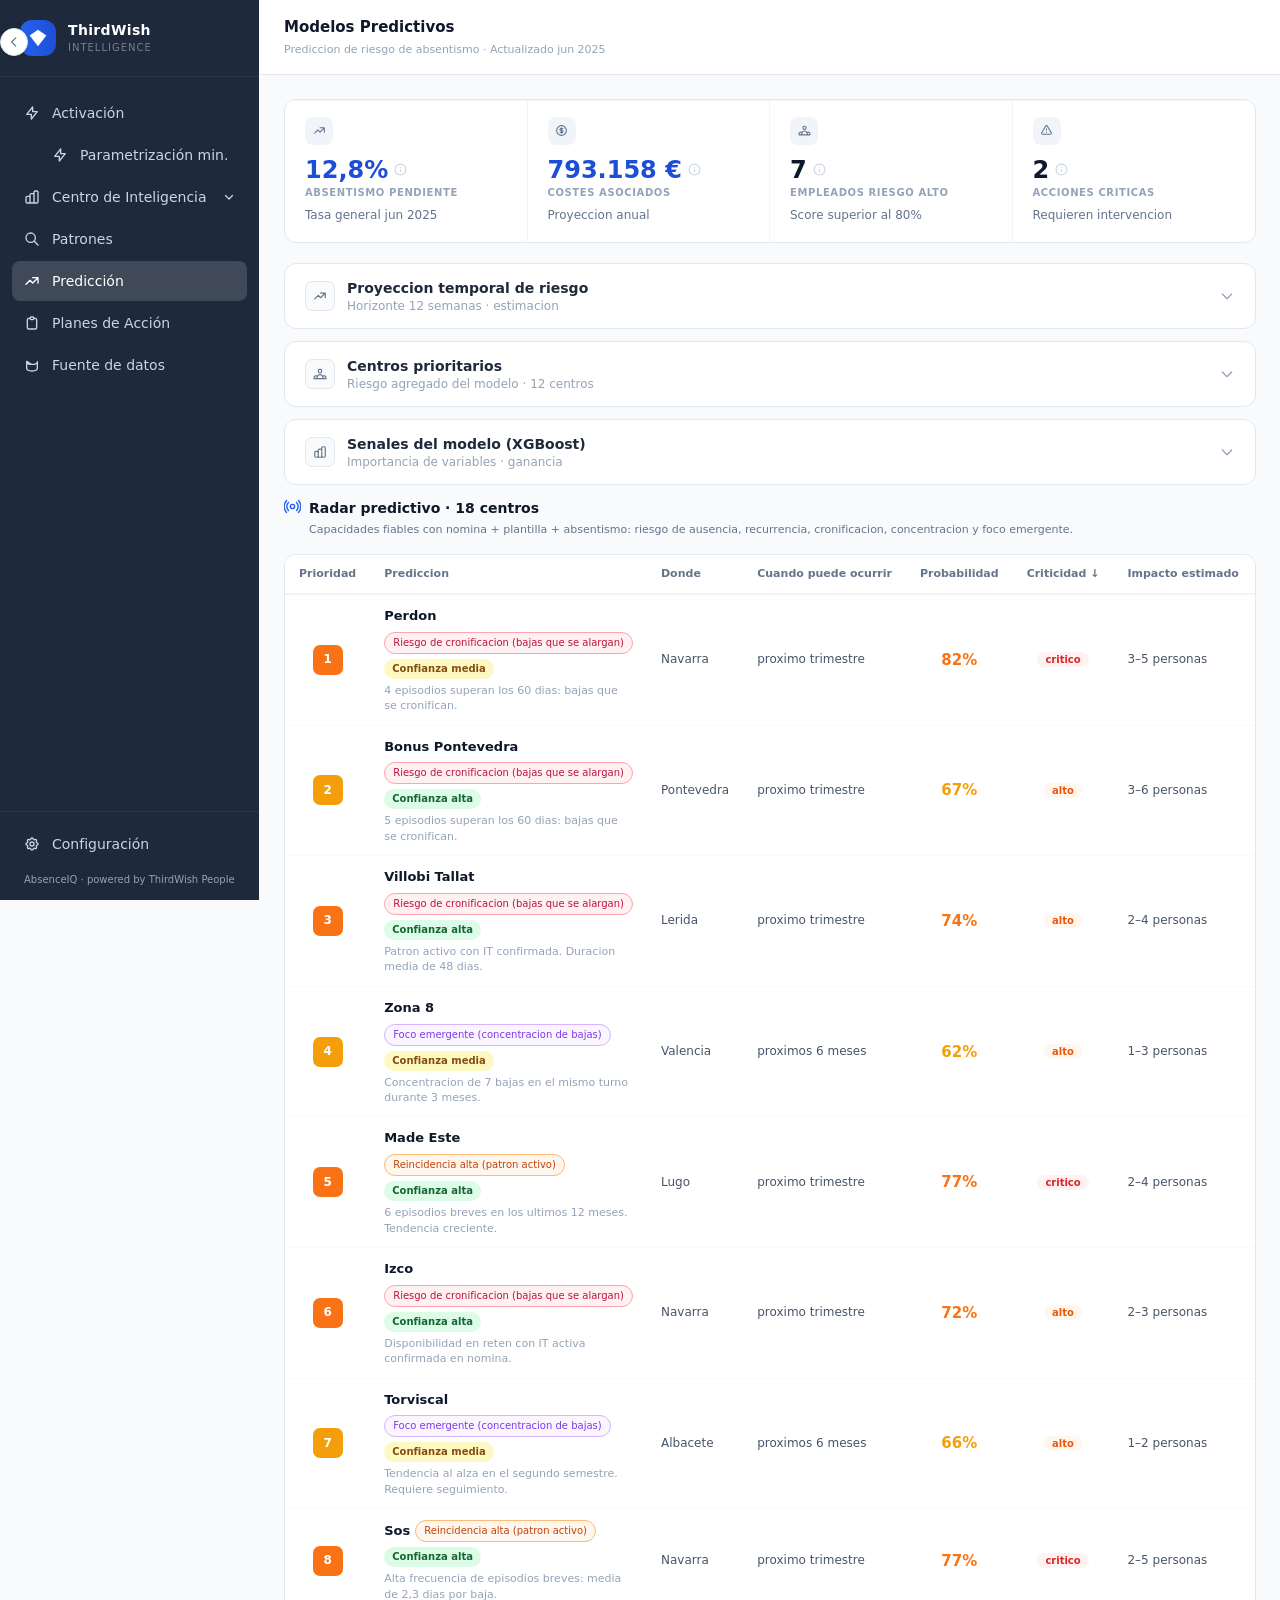
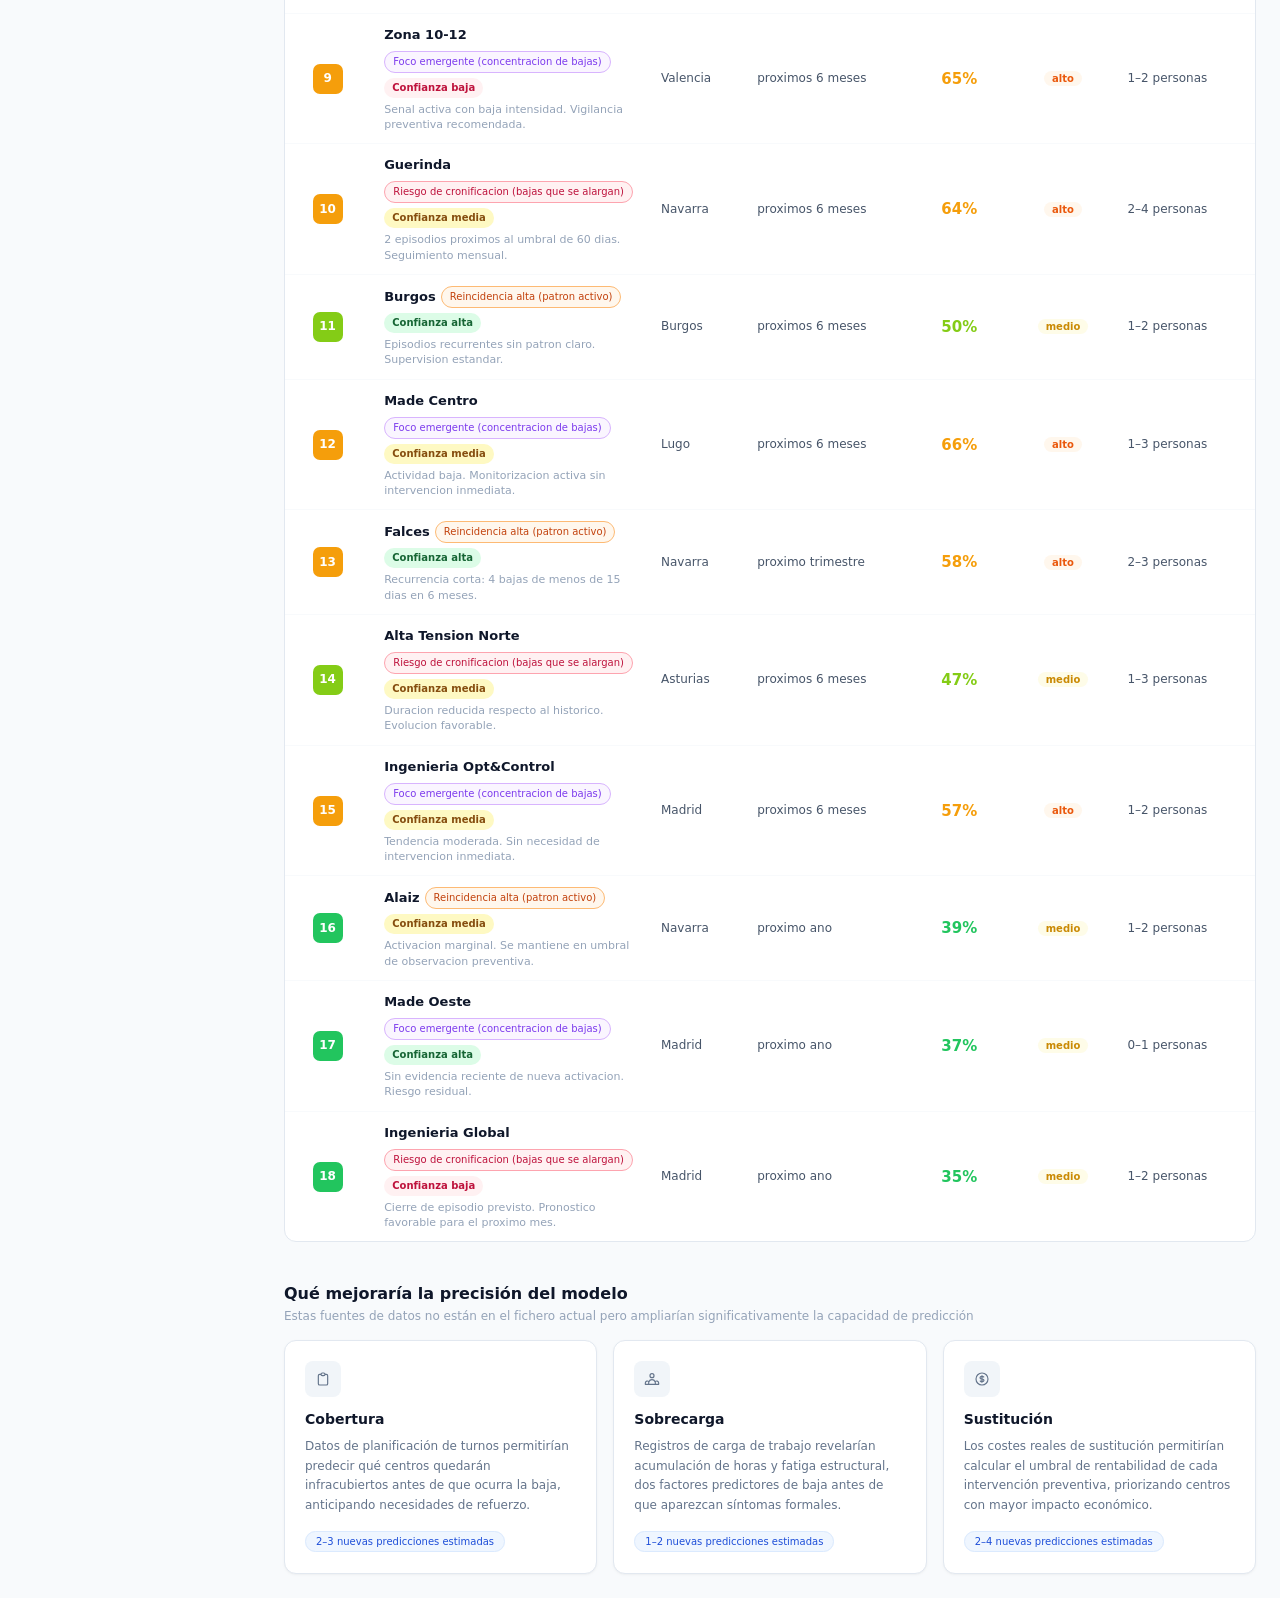
<file: pages/prediccion.html>
<!DOCTYPE html>
<html lang="es">
<head>
  <meta charset="UTF-8"/>
  <meta name="viewport" content="width=device-width, initial-scale=1.0"/>
  <title>Predicciones &mdash; ThirdWish Intelligence</title>
  <link rel="stylesheet" href="../css/styles.css"/>
  <style>
    *{box-sizing:border-box;}
    /* --- Accordions --- */
    .pred-disc{border:1px solid #e2e8f0;border-radius:12px;background:white;margin-bottom:12px;overflow:hidden;}
    .pred-disc>summary{display:flex;align-items:center;justify-content:space-between;padding:14px 20px;cursor:pointer;list-style:none;-webkit-user-select:none;user-select:none;gap:12px;}
    .pred-disc>summary::-webkit-details-marker{display:none;}
    .pred-disc[open]>summary{border-bottom:1px solid #f1f5f9;}
    .disc-chev{width:16px;height:16px;flex-shrink:0;color:#94a3b8;transition:transform .2s;}
    .pred-disc[open] .disc-chev{transform:rotate(180deg);}
    .disc-inner{padding:20px;}
    /* --- Prediction table --- */
    .rank-badge{width:30px;height:30px;border-radius:7px;display:flex;align-items:center;justify-content:center;font-size:12px;font-weight:800;color:white;margin:0 auto;}
    .tag-riesgo{font-size:10px;font-weight:500;padding:2px 8px;border-radius:20px;white-space:nowrap;}
    .tag-conf{font-size:10px;font-weight:600;padding:2px 8px;border-radius:20px;white-space:nowrap;}
    .conf-alta{background:#dcfce7;color:#166534;}
    .conf-media{background:#fef9c3;color:#854d0e;}
    .conf-baja{background:#fff1f2;color:#be123c;}
    .pred-tbl{width:100%;border-collapse:collapse;}
    .pred-tbl thead th{font-size:11px;font-weight:600;color:#64748b;padding:10px 14px;border-bottom:2px solid #f1f5f9;text-align:left;white-space:nowrap;background:white;}
    .pred-tbl tbody td{padding:11px 14px;border-bottom:1px solid #f8fafc;vertical-align:middle;font-size:12px;color:#475569;}
    .pred-tbl tbody tr:last-child td{border-bottom:none;}
    .pred-tbl tbody tr:hover td{background:#fafbfc;}
    /* --- Centros table --- */
    .centros-tbl{width:100%;border-collapse:collapse;}
    .centros-tbl th{font-size:10px;font-weight:600;color:#94a3b8;text-transform:uppercase;letter-spacing:.05em;padding:8px 12px;border-bottom:2px solid #f1f5f9;text-align:left;white-space:nowrap;}
    .centros-tbl th:not(:first-child){text-align:right;}
    .centros-tbl td{font-size:12px;color:#0f172a;padding:10px 12px;border-bottom:1px solid #f8fafc;vertical-align:middle;}
    .centros-tbl td:not(:first-child){text-align:right;}
    .centros-tbl tr:last-child td{border-bottom:none;}
    .centros-tbl tr:hover td{background:#fafbfc;}
    .nivel-badge{font-size:10px;font-weight:600;padding:2px 8px;border-radius:20px;white-space:nowrap;}
    .nivel-critico{background:#fef2f2;color:#dc2626;}
    .nivel-alto{background:#fff7ed;color:#ea580c;}
    .nivel-medio{background:#fefce8;color:#ca8a04;}
    .riesgo-bar-wrap{display:flex;align-items:center;gap:7px;justify-content:flex-end;}
    .riesgo-bar-bg{width:72px;height:5px;background:#f1f5f9;border-radius:3px;overflow:hidden;flex-shrink:0;}
    .riesgo-bar-fill{height:5px;border-radius:3px;}
    /* --- XGBoost bars --- */
    .xg-row{display:flex;align-items:center;gap:12px;margin-bottom:12px;}
    .xg-row:last-child{margin-bottom:0;}
    .xg-label{font-size:11px;color:#475569;width:180px;flex-shrink:0;font-family:monospace;}
    .xg-bar-bg{flex:1;height:6px;background:#f1f5f9;border-radius:3px;overflow:hidden;}
    .xg-bar-fill{height:6px;background:#2563eb;border-radius:3px;}
    .xg-pct{font-size:11px;color:#64748b;font-weight:600;width:32px;text-align:right;flex-shrink:0;}
    /* --- Week tiles --- */
    .week-tiles{display:flex;gap:6px;margin-bottom:8px;}
    .week-tile{flex:1;height:80px;border-radius:8px;min-width:0;}
    .week-labels{display:flex;gap:6px;}
    .week-lbl{flex:1;text-align:center;font-size:9px;color:#94a3b8;font-weight:500;min-width:0;}
    .kpi-card{background:white;border-radius:12px;border:1px solid #e2e8f0;box-shadow:0 1px 3px rgba(0,0,0,.04);padding:18px 20px;}
    .pat-kpi-strip{display:grid;grid-template-columns:repeat(5,1fr);border-top:1px solid #f1f5f9;}
    .pat-kpi-strip-4{grid-template-columns:repeat(4,1fr);}
    .pat-kpi-cell{padding:16px 20px;border-right:1px solid #f1f5f9;display:flex;flex-direction:column;gap:3px;}
    .pat-kpi-cell:last-child{border-right:none;}
    .disc-sum-left{display:flex;align-items:center;gap:12px;}
    .disc-icon-wrap{width:30px;height:30px;border-radius:7px;background:#f8fafc;border:1px solid #e2e8f0;display:flex;align-items:center;justify-content:center;flex-shrink:0;}
  </style>
</head>
<body data-page="prediccion" class="bg-surface-50 text-surface-900 antialiased">

  <div id="sidebar-mount"></div>

  <div style="margin-left:260px;min-height:100vh;background:#f8fafc;max-width:calc(100vw - 260px);overflow-x:hidden;">

    <!-- Header -->
    <div style="background:white;border-bottom:1px solid #e2e8f0;padding:15px 24px;position:sticky;top:0;z-index:10;">
      <div style="display:flex;align-items:center;justify-content:space-between;">
        <div>
          <h1 style="font-size:15px;font-weight:700;color:#0f172a;margin:0;">Modelos Predictivos</h1>
          <p style="font-size:11px;color:#94a3b8;margin:2px 0 0;">Prediccion de riesgo de absentismo &middot; Actualizado jun 2025</p>
        </div>

      </div>
    </div>

    <main style="padding:24px;">

      <!-- KPI strip -->
      <div style="background:white;border:1px solid #e2e8f0;border-radius:12px;overflow:hidden;margin-bottom:20px;"><div id="pred-kpis" class="pat-kpi-strip pat-kpi-strip-4"></div></div>


      <!-- ACCORDION 2: Proyeccion temporal -->
      <details class="pred-disc">
        <summary>
          <div class="disc-sum-left">
            <div class="disc-icon-wrap">
              <svg style="width:14px;height:14px;" fill="none" stroke="#64748b" viewBox="0 0 24 24"><path stroke-linecap="round" stroke-linejoin="round" stroke-width="2" d="M13 7h8m0 0v8m0-8l-8 8-4-4-6 6"/></svg>
            </div>
            <div>
              <p class="text-sm font-semibold text-surface-800">Proyeccion temporal de riesgo</p>
              <p class="text-xs text-surface-400">Horizonte 12 semanas &middot; estimacion</p>
            </div>
          </div>
          <svg class="disc-chev" style="width:16px;height:16px;" fill="none" stroke="currentColor" viewBox="0 0 24 24"><path stroke-linecap="round" stroke-linejoin="round" stroke-width="2" d="M19 9l-7 7-7-7"/></svg>
        </summary>
        <div class="disc-inner">
          <div id="proj-temporal"></div>
        </div>
      </details>

      <!-- ACCORDION 3: Centros prioritarios -->
      <details class="pred-disc">
        <summary>
          <div class="disc-sum-left">
            <div class="disc-icon-wrap">
              <svg style="width:14px;height:14px;" fill="none" stroke="#64748b" viewBox="0 0 24 24"><path stroke-linecap="round" stroke-linejoin="round" stroke-width="2" d="M17 20h5v-2a3 3 0 00-5.356-1.857M17 20H7m10 0v-2c0-.656-.126-1.283-.356-1.857M7 20H2v-2a3 3 0 015.356-1.857M7 20v-2c0-.656.126-1.283.356-1.857m0 0a5.002 5.002 0 019.288 0M15 7a3 3 0 11-6 0 3 3 0 016 0z"/></svg>
            </div>
            <div>
              <p class="text-sm font-semibold text-surface-800">Centros prioritarios</p>
              <p class="text-xs text-surface-400">Riesgo agregado del modelo &middot; 12 centros</p>
            </div>
          </div>
          <svg class="disc-chev" style="width:16px;height:16px;" fill="none" stroke="currentColor" viewBox="0 0 24 24"><path stroke-linecap="round" stroke-linejoin="round" stroke-width="2" d="M19 9l-7 7-7-7"/></svg>
        </summary>
        <div class="disc-inner" style="padding:0;">
          <div id="centros-table"></div>
        </div>
      </details>

      <!-- ACCORDION 4: Senales del modelo -->
      <details class="pred-disc">
        <summary>
          <div class="disc-sum-left">
            <div class="disc-icon-wrap">
              <svg style="width:14px;height:14px;" fill="none" stroke="#64748b" viewBox="0 0 24 24"><path stroke-linecap="round" stroke-linejoin="round" stroke-width="2" d="M9 19v-6a2 2 0 00-2-2H5a2 2 0 00-2 2v6a2 2 0 002 2h2a2 2 0 002-2zm0 0V9a2 2 0 012-2h2a2 2 0 012 2v10m-6 0a2 2 0 002 2h2a2 2 0 002-2m0 0V5a2 2 0 012-2h2a2 2 0 012 2v14a2 2 0 01-2 2h-2a2 2 0 01-2-2z"/></svg>
            </div>
            <div>
              <p class="text-sm font-semibold text-surface-800">Senales del modelo (XGBoost)</p>
              <p class="text-xs text-surface-400">Importancia de variables &middot; ganancia</p>
            </div>
          </div>
          <svg class="disc-chev" style="width:16px;height:16px;" fill="none" stroke="currentColor" viewBox="0 0 24 24"><path stroke-linecap="round" stroke-linejoin="round" stroke-width="2" d="M19 9l-7 7-7-7"/></svg>
        </summary>
        <div class="disc-inner">
          <div id="senales-modelo"></div>
        </div>
      </details>

      <!-- Radar header -->
      <div style="display:flex;align-items:flex-start;gap:8px;margin-bottom:16px;">
        <svg style="width:17px;height:17px;color:#2563eb;flex-shrink:0;margin-top:1px;" fill="none" stroke="currentColor" viewBox="0 0 24 24">
          <circle cx="12" cy="12" r="3" stroke-width="2"/>
          <path stroke-linecap="round" stroke-linejoin="round" stroke-width="2" d="M6.343 6.343a8 8 0 000 11.314M17.657 6.343a8 8 0 010 11.314M3.515 3.515a13 13 0 000 16.97M20.485 3.515a13 13 0 010 16.97"/>
        </svg>
        <div>
          <p style="font-size:14px;font-weight:700;color:#0f172a;margin:0;">Radar predictivo &middot; 18 centros</p>
          <p style="font-size:11px;color:#64748b;margin:3px 0 0;line-height:1.5;">Capacidades fiables con nomina + plantilla + absentismo: riesgo de ausencia, recurrencia, cronificacion, concentracion y foco emergente.</p>
        </div>
      </div>

      <!-- Predicciones activas (lista directa) -->
      <div style="background:white;border-radius:12px;border:1px solid #e2e8f0;overflow:hidden;margin-bottom:20px;">
        <div id="pred-list"></div>
      </div>

      <!-- Que mejoraría la prediccion -->
      <div style="margin-top:40px;">
        <div class="mb-4">
          <h2 class="text-base font-semibold text-surface-900">Qu&#233; mejorar&#237;a la precisi&#243;n del modelo</h2>
          <p class="text-xs text-surface-400 mt-0.5">Estas fuentes de datos no est&#225;n en el fichero actual pero ampliar&#237;an significativamente la capacidad de predicci&#243;n</p>
        </div>
        <div class="grid grid-cols-2 lg:grid-cols-3 gap-4">
          <div class="bg-white rounded-xl border border-surface-200 shadow-card p-5">
            <div class="w-9 h-9 rounded-lg bg-surface-100 flex items-center justify-center mb-3">
              <svg class="w-4 h-4 text-surface-500" fill="none" stroke="currentColor" viewBox="0 0 24 24"><path stroke-linecap="round" stroke-linejoin="round" stroke-width="1.75" d="M9 5H7a2 2 0 00-2 2v12a2 2 0 002 2h10a2 2 0 002-2V7a2 2 0 00-2-2h-2M9 5a2 2 0 002 2h2a2 2 0 002-2M9 5a2 2 0 012-2h2a2 2 0 012 2"/></svg>
            </div>
            <p class="text-sm font-semibold text-surface-900 mb-2">Cobertura</p>
            <p class="text-xs text-surface-500 leading-relaxed mb-3">Datos de planificaci&#243;n de turnos permitir&#237;an predecir qu&#233; centros quedar&#225;n infracubiertos antes de que ocurra la baja, anticipando necesidades de refuerzo.</p>
            <span class="text-[10px] font-medium text-primary-700 bg-primary-50 border border-primary-100 px-2.5 py-1 rounded-full">2&#8211;3 nuevas predicciones estimadas</span>
          </div>
          <div class="bg-white rounded-xl border border-surface-200 shadow-card p-5">
            <div class="w-9 h-9 rounded-lg bg-surface-100 flex items-center justify-center mb-3">
              <svg class="w-4 h-4 text-surface-500" fill="none" stroke="currentColor" viewBox="0 0 24 24"><path stroke-linecap="round" stroke-linejoin="round" stroke-width="1.75" d="M17 20h5v-2a3 3 0 00-5.356-1.857M17 20H7m10 0v-2c0-.656-.126-1.283-.356-1.857M7 20H2v-2a3 3 0 015.356-1.857M7 20v-2c0-.656.126-1.283.356-1.857m0 0a5.002 5.002 0 019.288 0M15 7a3 3 0 11-6 0 3 3 0 016 0z"/></svg>
            </div>
            <p class="text-sm font-semibold text-surface-900 mb-2">Sobrecarga</p>
            <p class="text-xs text-surface-500 leading-relaxed mb-3">Registros de carga de trabajo revelar&#237;an acumulaci&#243;n de horas y fatiga estructural, dos factores predictores de baja antes de que aparezcan s&#237;ntomas formales.</p>
            <span class="text-[10px] font-medium text-primary-700 bg-primary-50 border border-primary-100 px-2.5 py-1 rounded-full">1&#8211;2 nuevas predicciones estimadas</span>
          </div>
          <div class="bg-white rounded-xl border border-surface-200 shadow-card p-5">
            <div class="w-9 h-9 rounded-lg bg-surface-100 flex items-center justify-center mb-3">
              <svg class="w-4 h-4 text-surface-500" fill="none" stroke="currentColor" viewBox="0 0 24 24"><path stroke-linecap="round" stroke-linejoin="round" stroke-width="1.75" d="M12 8c-1.657 0-3 .895-3 2s1.343 2 3 2 3 .895 3 2-1.343 2-3 2m0-8c1.11 0 2.08.402 2.599 1M12 8V7m0 1v8m0 0v1m0-1c-1.11 0-2.08-.402-2.599-1M21 12a9 9 0 11-18 0 9 9 0 0118 0z"/></svg>
            </div>
            <p class="text-sm font-semibold text-surface-900 mb-2">Sustituci&#243;n</p>
            <p class="text-xs text-surface-500 leading-relaxed mb-3">Los costes reales de sustituci&#243;n permitir&#237;an calcular el umbral de rentabilidad de cada intervenci&#243;n preventiva, priorizando centros con mayor impacto econ&#243;mico.</p>
            <span class="text-[10px] font-medium text-primary-700 bg-primary-50 border border-primary-100 px-2.5 py-1 rounded-full">2&#8211;4 nuevas predicciones estimadas</span>
          </div>
        </div>
      </div>

    </main>
  </div>

  <script>
    /* ======= DATA ======= */
    var PREDS = [
      { centro:"Perdon",                region:"Navarra",         riesgo:82, timeframe:"proximo trimestre",  tipoRiesgo:"Riesgo de cronificacion (bajas que se alargan)", confianza:"media", desc:"4 episodios superan los 60 dias: bajas que se cronifican.",               impacto:"Si se materializa: podrian faltar <strong>3&ndash;5 personas</strong>." },
      { centro:"Bonus Pontevedra",       region:"Pontevedra",      riesgo:67, timeframe:"proximo trimestre",  tipoRiesgo:"Riesgo de cronificacion (bajas que se alargan)", confianza:"alta",  desc:"5 episodios superan los 60 dias: bajas que se cronifican.",               impacto:"Si se materializa: podrian faltar <strong>3&ndash;6 personas</strong>." },
      { centro:"Villobi Tallat",         region:"Lerida",          riesgo:74, timeframe:"proximo trimestre",  tipoRiesgo:"Riesgo de cronificacion (bajas que se alargan)", confianza:"alta",  desc:"Patron activo con IT confirmada. Duracion media de 48 dias.",             impacto:"Si se materializa: podrian faltar <strong>2&ndash;4 personas</strong>." },
      { centro:"Zona 8",                 region:"Valencia",        riesgo:62, timeframe:"proximos 6 meses",   tipoRiesgo:"Foco emergente (concentracion de bajas)",        confianza:"media", desc:"Concentracion de 7 bajas en el mismo turno durante 3 meses.",            impacto:"Si se materializa: podrian faltar <strong>1&ndash;3 personas</strong>." },
      { centro:"Made Este",              region:"Lugo",            riesgo:77, timeframe:"proximo trimestre",  tipoRiesgo:"Reincidencia alta (patron activo)",              confianza:"alta",  desc:"6 episodios breves en los ultimos 12 meses. Tendencia creciente.",        impacto:"Si se materializa: podrian faltar <strong>2&ndash;4 personas</strong>." },
      { centro:"Izco",                   region:"Navarra",         riesgo:72, timeframe:"proximo trimestre",  tipoRiesgo:"Riesgo de cronificacion (bajas que se alargan)", confianza:"alta",  desc:"Disponibilidad en reten con IT activa confirmada en nomina.",            impacto:"Si se materializa: podrian faltar <strong>2&ndash;3 personas</strong>." },
      { centro:"Torviscal",              region:"Albacete",        riesgo:66, timeframe:"proximos 6 meses",   tipoRiesgo:"Foco emergente (concentracion de bajas)",        confianza:"media", desc:"Tendencia al alza en el segundo semestre. Requiere seguimiento.",         impacto:"Si se materializa: podrian faltar <strong>1&ndash;2 personas</strong>." },
      { centro:"Sos",                    region:"Navarra",         riesgo:77, timeframe:"proximo trimestre",  tipoRiesgo:"Reincidencia alta (patron activo)",              confianza:"alta",  desc:"Alta frecuencia de episodios breves: media de 2,3 dias por baja.",        impacto:"Si se materializa: podrian faltar <strong>2&ndash;5 personas</strong>." },
      { centro:"Zona 10-12",             region:"Valencia",        riesgo:65, timeframe:"proximos 6 meses",   tipoRiesgo:"Foco emergente (concentracion de bajas)",        confianza:"baja",  desc:"Senal activa con baja intensidad. Vigilancia preventiva recomendada.",    impacto:"Si se materializa: podrian faltar <strong>1&ndash;2 personas</strong>." },
      { centro:"Guerinda",               region:"Navarra",         riesgo:64, timeframe:"proximos 6 meses",   tipoRiesgo:"Riesgo de cronificacion (bajas que se alargan)", confianza:"media", desc:"2 episodios proximos al umbral de 60 dias. Seguimiento mensual.",         impacto:"Si se materializa: podrian faltar <strong>2&ndash;4 personas</strong>." },
      { centro:"Burgos",                 region:"Burgos",          riesgo:50, timeframe:"proximos 6 meses",   tipoRiesgo:"Reincidencia alta (patron activo)",              confianza:"alta",  desc:"Episodios recurrentes sin patron claro. Supervision estandar.",           impacto:"Si se materializa: podrian faltar <strong>1&ndash;2 personas</strong>." },
      { centro:"Made Centro",            region:"Lugo",            riesgo:66, timeframe:"proximos 6 meses",   tipoRiesgo:"Foco emergente (concentracion de bajas)",        confianza:"media", desc:"Actividad baja. Monitorizacion activa sin intervencion inmediata.",       impacto:"Si se materializa: podrian faltar <strong>1&ndash;3 personas</strong>." },
      { centro:"Falces",                 region:"Navarra",         riesgo:58, timeframe:"proximo trimestre",  tipoRiesgo:"Reincidencia alta (patron activo)",              confianza:"alta",  desc:"Recurrencia corta: 4 bajas de menos de 15 dias en 6 meses.",             impacto:"Si se materializa: podrian faltar <strong>2&ndash;3 personas</strong>." },
      { centro:"Alta Tension Norte",     region:"Asturias",        riesgo:47, timeframe:"proximos 6 meses",   tipoRiesgo:"Riesgo de cronificacion (bajas que se alargan)", confianza:"media", desc:"Duracion reducida respecto al historico. Evolucion favorable.",           impacto:"Si se materializa: podrian faltar <strong>1&ndash;3 personas</strong>." },
      { centro:"Ingenieria Opt&amp;Control",region:"Madrid",       riesgo:57, timeframe:"proximos 6 meses",   tipoRiesgo:"Foco emergente (concentracion de bajas)",        confianza:"media", desc:"Tendencia moderada. Sin necesidad de intervencion inmediata.",            impacto:"Si se materializa: podrian faltar <strong>1&ndash;2 personas</strong>." },
      { centro:"Alaiz",                  region:"Navarra",         riesgo:39, timeframe:"proximo ano",        tipoRiesgo:"Reincidencia alta (patron activo)",              confianza:"media", desc:"Activacion marginal. Se mantiene en umbral de observacion preventiva.",   impacto:"Si se materializa: podrian faltar <strong>1&ndash;2 personas</strong>." },
      { centro:"Made Oeste",             region:"Madrid",          riesgo:37, timeframe:"proximo ano",        tipoRiesgo:"Foco emergente (concentracion de bajas)",        confianza:"alta",  desc:"Sin evidencia reciente de nueva activacion. Riesgo residual.",           impacto:"Si se materializa: podrian faltar <strong>0&ndash;1 personas</strong>." },
      { centro:"Ingenieria Global",      region:"Madrid",          riesgo:35, timeframe:"proximo ano",        tipoRiesgo:"Riesgo de cronificacion (bajas que se alargan)", confianza:"baja",  desc:"Cierre de episodio previsto. Pronostico favorable para el proximo mes.",  impacto:"Si se materializa: podrian faltar <strong>1&ndash;2 personas</strong>." }
    ];

    var CENTROS = [
      { centro:"Bonus Pontevedra", planta:"Pontevedra", riesgo:67.2, tasaProy:29.22, coste:64518, nivel:"alto"    },
      { centro:"Perdon",           planta:"Navarra",    riesgo:82.0, tasaProy:26.89, coste:70107, nivel:"critico" },
      { centro:"Villobi Tallat",   planta:"Lerida",     riesgo:74.3, tasaProy:37.47, coste:34427, nivel:"critico" },
      { centro:"Torviscal",        planta:"Albacete",   riesgo:66.2, tasaProy:30.47, coste:39555, nivel:"alto"    },
      { centro:"Zona 8",           planta:"Valencia",   riesgo:62.1, tasaProy:61.84, coste:34483, nivel:"alto"    },
      { centro:"Made Este",        planta:"Lugo",       riesgo:76.7, tasaProy:32.63, coste:34595, nivel:"critico" },
      { centro:"Izco",             planta:"Navarra",    riesgo:72.1, tasaProy:17.99, coste:37834, nivel:"critico" },
      { centro:"Zona 10-12",       planta:"Valencia",   riesgo:64.7, tasaProy:14.86, coste:49365, nivel:"alto"    },
      { centro:"Guerinda",         planta:"Navarra",    riesgo:63.7, tasaProy:25.28, coste:29471, nivel:"alto"    },
      { centro:"Sos",              planta:"Navarra",    riesgo:77.2, tasaProy:17.26, coste:25614, nivel:"critico" },
      { centro:"Burgos",           planta:"Burgos",     riesgo:49.5, tasaProy:16.68, coste:24697, nivel:"medio"   },
      { centro:"Made Centro",      planta:"Lugo",       riesgo:66.3, tasaProy:40.21, coste:11988, nivel:"alto"    }
    ];

    var SEMANAS = [
      {s:"S1",v:78},{s:"S2",v:76},{s:"S3",v:80},{s:"S4",v:79},
      {s:"S5",v:74},{s:"S6",v:73},{s:"S7",v:75},{s:"S8",v:72},
      {s:"S9",v:71},{s:"S10",v:69},{s:"S11",v:68},{s:"S12",v:66}
    ];

    var SENALES = [
      {label:"dias_baja_historicos",   pct:27},
      {label:"tasa_absentismo_centro", pct:18},
      {label:"episodios_historicos",   pct:18},
      {label:"responsabilidad_mando",  pct:8 },
      {label:"tipo_contrato",          pct:7 }
    ];

    /* ======= HELPERS ======= */
    function badgeColor(r){return r>=70?"#f97316":r>=55?"#f59e0b":r>=40?"#84cc16":"#22c55e";}
    function riesgoTagStyle(t){
      if(t.indexOf("cronificacion")!==-1) return "border:1px solid #fda4af;color:#be123c;background:#fff1f2;";
      if(t.indexOf("Reincidencia")!==-1)  return "border:1px solid #fdba74;color:#c2410c;background:#fff7ed;";
      return "border:1px solid #d8b4fe;color:#7c3aed;background:#faf5ff;";
    }
    function barColor(r){return r>=75?"#ef4444":r>=65?"#f97316":r>=55?"#f59e0b":"#eab308";}
    function fmtCoste(n){return n.toLocaleString("es-ES")+" €";}

    /* ======= RENDER KPIS ======= */
    function renderKpis(){
      document.getElementById("pred-kpis").innerHTML=
        '<div class="pat-kpi-cell"><div style="width:28px;height:28px;border-radius:8px;background:#f1f5f9;display:flex;align-items:center;justify-content:center;margin-bottom:10px;"><svg style="width:13px;height:13px;color:#64748b;" fill="none" stroke="currentColor" viewBox="0 0 24 24"><path stroke-linecap="round" stroke-linejoin="round" stroke-width="2" d="M13 7h8m0 0v8m0-8l-8 8-4-4-6 6"/></svg></div><div class="flex items-center gap-1.5"><span class="text-2xl font-bold tabular-nums leading-none text-primary-700">12,8%</span><svg style="width:13px;height:13px;color:#cbd5e1;flex-shrink:0;" fill="none" stroke="currentColor" viewBox="0 0 24 24"><circle cx="12" cy="12" r="10" stroke-width="2"/><path stroke-linecap="round" stroke-linejoin="round" stroke-width="2" d="M12 16v-4m0-4h.01"/></svg></div><p style="font-size:10px;font-weight:600;color:#94a3b8;text-transform:uppercase;letter-spacing:.06em;line-height:1.25;margin:.125rem 0 0;">Absentismo pendiente</p><p class="text-xs text-surface-500 leading-relaxed mt-1">Tasa general jun 2025</p></div><div class="pat-kpi-cell"><div style="width:28px;height:28px;border-radius:8px;background:#f1f5f9;display:flex;align-items:center;justify-content:center;margin-bottom:10px;"><svg style="width:13px;height:13px;color:#64748b;" fill="none" stroke="currentColor" viewBox="0 0 24 24"><path stroke-linecap="round" stroke-linejoin="round" stroke-width="2" d="M12 8c-1.657 0-3 .895-3 2s1.343 2 3 2 3 .895 3 2-1.343 2-3 2m0-8c1.11 0 2.08.402 2.599 1M12 8V7m0 1v8m0 0v1m0-1c-1.11 0-2.08-.402-2.599-1M21 12a9 9 0 11-18 0 9 9 0 0118 0z"/></svg></div><div class="flex items-center gap-1.5"><span class="text-2xl font-bold tabular-nums leading-none text-primary-700">793.158 €</span><svg style="width:13px;height:13px;color:#cbd5e1;flex-shrink:0;" fill="none" stroke="currentColor" viewBox="0 0 24 24"><circle cx="12" cy="12" r="10" stroke-width="2"/><path stroke-linecap="round" stroke-linejoin="round" stroke-width="2" d="M12 16v-4m0-4h.01"/></svg></div><p style="font-size:10px;font-weight:600;color:#94a3b8;text-transform:uppercase;letter-spacing:.06em;line-height:1.25;margin:.125rem 0 0;">Costes asociados</p><p class="text-xs text-surface-500 leading-relaxed mt-1">Proyeccion anual</p></div><div class="pat-kpi-cell"><div style="width:28px;height:28px;border-radius:8px;background:#f1f5f9;display:flex;align-items:center;justify-content:center;margin-bottom:10px;"><svg style="width:13px;height:13px;color:#64748b;" fill="none" stroke="currentColor" viewBox="0 0 24 24"><path stroke-linecap="round" stroke-linejoin="round" stroke-width="2" d="M17 20h5v-2a3 3 0 00-5.356-1.857M17 20H7m10 0v-2c0-.656-.126-1.283-.356-1.857M7 20H2v-2a3 3 0 015.356-1.857M7 20v-2c0-.656.126-1.283.356-1.857m0 0a5.002 5.002 0 019.288 0M15 7a3 3 0 11-6 0 3 3 0 016 0z"/></svg></div><div class="flex items-center gap-1.5"><span class="text-2xl font-bold tabular-nums leading-none text-surface-900">7</span><svg style="width:13px;height:13px;color:#cbd5e1;flex-shrink:0;" fill="none" stroke="currentColor" viewBox="0 0 24 24"><circle cx="12" cy="12" r="10" stroke-width="2"/><path stroke-linecap="round" stroke-linejoin="round" stroke-width="2" d="M12 16v-4m0-4h.01"/></svg></div><p style="font-size:10px;font-weight:600;color:#94a3b8;text-transform:uppercase;letter-spacing:.06em;line-height:1.25;margin:.125rem 0 0;">Empleados riesgo alto</p><p class="text-xs text-surface-500 leading-relaxed mt-1">Score superior al 80%</p></div><div class="pat-kpi-cell"><div style="width:28px;height:28px;border-radius:8px;background:#f1f5f9;display:flex;align-items:center;justify-content:center;margin-bottom:10px;"><svg style="width:13px;height:13px;color:#64748b;" fill="none" stroke="currentColor" viewBox="0 0 24 24"><path stroke-linecap="round" stroke-linejoin="round" stroke-width="2" d="M12 9v2m0 4h.01m-6.938 4h13.856c1.54 0 2.502-1.667 1.732-3L13.732 4c-.77-1.333-2.694-1.333-3.464 0L3.34 16c-.77 1.333.192 3 1.732 3z"/></svg></div><div class="flex items-center gap-1.5"><span class="text-2xl font-bold tabular-nums leading-none text-surface-900">2</span><svg style="width:13px;height:13px;color:#cbd5e1;flex-shrink:0;" fill="none" stroke="currentColor" viewBox="0 0 24 24"><circle cx="12" cy="12" r="10" stroke-width="2"/><path stroke-linecap="round" stroke-linejoin="round" stroke-width="2" d="M12 16v-4m0-4h.01"/></svg></div><p style="font-size:10px;font-weight:600;color:#94a3b8;text-transform:uppercase;letter-spacing:.06em;line-height:1.25;margin:.125rem 0 0;">Acciones criticas</p><p class="text-xs text-surface-500 leading-relaxed mt-1">Requieren intervencion</p></div>';
    }

    function criticidad(r){return r>=75?"critico":r>=55?"alto":"medio";}
    function extractPersonas(imp){
      var m=imp.match(/<strong>([^<]+)<\/strong>/);
      return m?m[1].replace(/&ndash;/g,"–"):"";
    }
    function renderPredList(){
      var el=document.getElementById("pred-list");
      var hdr='<table class="pred-tbl"><thead><tr>'
        +'<th style="width:60px;text-align:center;">Prioridad</th>'
        +'<th>Prediccion</th>'
        +'<th style="width:130px;">Donde</th>'
        +'<th style="width:160px;">Cuando puede ocurrir</th>'
        +'<th style="width:105px;text-align:center;">Probabilidad</th>'
        +'<th style="width:100px;text-align:center;">Criticidad &#8595;</th>'
        +'<th style="width:160px;">Impacto estimado</th>'
        +'<th style="width:70px;"></th>'
        +'</tr></thead><tbody>';
      var rows=PREDS.map(function(p,i){
        var bc=badgeColor(p.riesgo);
        var rts=riesgoTagStyle(p.tipoRiesgo);
        var confCls="conf-"+p.confianza;
        var crit=criticidad(p.riesgo);
        var nCls="nivel-"+crit;
        var personas=extractPersonas(p.impacto);
        var detailHref=i===0?'prediccion-detalle.html':null;
        var trStyle=detailHref?'cursor:pointer;':'';
        var trClick=detailHref?'onclick="location.href=\''+detailHref+'\'"':'';
        return '<tr style="'+trStyle+'" '+trClick+'>'
          +'<td style="text-align:center;"><div class="rank-badge" style="background:'+bc+';">'+(i+1)+'</div></td>'
          +'<td>'
            +'<div style="display:flex;align-items:center;gap:5px;flex-wrap:wrap;margin-bottom:4px;">'
              +'<span style="font-size:13px;font-weight:700;color:#0f172a;">'+p.centro+'</span>'
              +'<span class="tag-riesgo" style="'+rts+'">'+p.tipoRiesgo+'</span>'
              +'<span class="tag-conf '+confCls+'">Confianza '+p.confianza+'</span>'
            +'</div>'
            +'<p style="font-size:11px;color:#94a3b8;margin:0;line-height:1.4;">'+p.desc+'</p>'
          +'</td>'
          +'<td>'+p.region+'</td>'
          +'<td>'+p.timeframe+'</td>'
          +'<td style="text-align:center;font-size:15px;font-weight:800;color:'+bc+';">'+p.riesgo+'%</td>'
          +'<td style="text-align:center;"><span class="nivel-badge '+nCls+'">'+crit+'</span></td>'
          +'<td>'+personas+'</td>'
          +'<td style="text-align:right;padding-right:16px;">'
            +(detailHref?'<a href="'+detailHref+'" onclick="event.stopPropagation();" style="font-size:11px;font-weight:600;color:#2563eb;background:#eff6ff;border:1px solid #bfdbfe;padding:4px 11px;border-radius:7px;text-decoration:none;white-space:nowrap;">Ver &rarr;</a>':'<span style="font-size:11px;font-weight:600;color:#cbd5e1;background:#f8fafc;border:1px solid #e2e8f0;padding:4px 11px;border-radius:7px;white-space:nowrap;cursor:default;">Ver &rarr;</span>')
          +'</td>'
          +'</tr>';
      }).join('');
      el.innerHTML=hdr+rows+'</tbody></table>';
    }
    /* ======= RENDER PROYECCION TEMPORAL ======= */
    function renderProjTemporal(){
      var el=document.getElementById("proj-temporal");
      function tc(v){
        var ratio=(v-55)/30; ratio=Math.max(0,Math.min(1,ratio));
        var r=Math.round(204+ratio*14);
        var g=Math.round(130-ratio*30);
        var b=Math.round(125-ratio*20);
        return "rgb("+r+","+g+","+b+")";
      }
      var tiles=SEMANAS.map(function(s){
        return "<div class=\"week-tile\" style=\"background:"+tc(s.v)+";\"></div>";
      }).join("");
      var labels=SEMANAS.map(function(s){
        return "<div class=\"week-lbl\">"+s.s+"</div>";
      }).join("");
      el.innerHTML="<div class=\"week-tiles\">"+tiles+"</div><div class=\"week-labels\">"+labels+"</div>"
        +"<div style=\"display:flex;align-items:center;gap:10px;margin-top:14px;padding-top:12px;border-top:1px solid #f1f5f9;\">"
        +"<span style=\"font-size:10px;color:#64748b;font-weight:500;\">Escala:</span>"
        +"<div style=\"display:flex;align-items:center;gap:3px;\"><div style=\"width:12px;height:12px;border-radius:3px;background:#84cc16;\"></div><span style=\"font-size:9px;color:#94a3b8;\">&lt; 55%</span></div>"
        +"<div style=\"display:flex;align-items:center;gap:3px;\"><div style=\"width:12px;height:12px;border-radius:3px;background:#f59e0b;\"></div><span style=\"font-size:9px;color:#94a3b8;\">55-65%</span></div>"
        +"<div style=\"display:flex;align-items:center;gap:3px;\"><div style=\"width:12px;height:12px;border-radius:3px;background:#f97316;\"></div><span style=\"font-size:9px;color:#94a3b8;\">65-75%</span></div>"
        +"<div style=\"display:flex;align-items:center;gap:3px;\"><div style=\"width:12px;height:12px;border-radius:3px;background:#ef4444;\"></div><span style=\"font-size:9px;color:#94a3b8;\">&gt; 75%</span></div>"
        +"</div>";
    }

    /* ======= RENDER CENTROS TABLE ======= */
    function renderCentros(){
      var el=document.getElementById("centros-table");
      var hdr="<table class=\"centros-tbl\"><thead><tr>"
        +"<th style=\"width:200px;\">Centro</th>"
        +"<th style=\"width:130px;\">Planta</th>"
        +"<th>Riesgo</th>"
        +"<th>Tasa proy.</th>"
        +"<th>Coste prev.</th>"
        +"<th>Nivel</th>"
        +"</tr></thead><tbody>";
      var rows=CENTROS.map(function(c){
        var bc=barColor(c.riesgo);
        var barW=Math.round(c.riesgo*0.72)+"px";
        var nCls="nivel-"+(c.nivel==="critico"?"critico":c.nivel==="alto"?"alto":"medio");
        var nLbl=c.nivel==="critico"?"critico":c.nivel==="alto"?"alto":"medio";
        return "<tr>"
          +"<td style=\"font-weight:600;\">"+c.centro+"</td>"
          +"<td style=\"color:#2563eb;font-weight:400;\">"+c.planta+"</td>"
          +"<td><div class=\"riesgo-bar-wrap\">"
          +"<div class=\"riesgo-bar-bg\"><div class=\"riesgo-bar-fill\" style=\"width:"+barW+";background:"+bc+";\"></div></div>"
          +"<span style=\"font-size:12px;font-weight:600;color:#0f172a;min-width:38px;\">"+c.riesgo+"%</span>"
          +"</div></td>"
          +"<td style=\"color:#475569;\">"+c.tasaProy+"%</td>"
          +"<td style=\"color:#ea580c;font-weight:600;\">"+fmtCoste(c.coste)+"</td>"
          +"<td><span class=\"nivel-badge "+nCls+"\">"+nLbl+"</span></td>"
          +"</tr>";
      }).join("");
      el.innerHTML=hdr+rows+"</tbody></table>";
    }

    /* ======= RENDER SENALES XGBOOST ======= */
    function renderSenales(){
      var el=document.getElementById("senales-modelo");
      var maxPct=27;
      el.innerHTML="<p style=\"font-size:10px;font-weight:600;color:#94a3b8;text-transform:uppercase;letter-spacing:.06em;margin:0 0 16px;\">Importancia de variables &middot; Ganancia relativa</p>"
        +SENALES.map(function(s){
          var w=Math.round((s.pct/maxPct)*100)+"%";
          return "<div class=\"xg-row\">"
            +"<span class=\"xg-label\">"+s.label+"</span>"
            +"<div class=\"xg-bar-bg\"><div class=\"xg-bar-fill\" style=\"width:"+w+";\"></div></div>"
            +"<span class=\"xg-pct\">"+s.pct+"%</span>"
            +"</div>";
        }).join("");
    }

    /* ======= INIT ======= */
    renderKpis();
    renderPredList();
    renderProjTemporal();
    renderCentros();
    renderSenales();
  </script>

  <script src="../js/components/sidebar.js"></script>
  <script>
    if(typeof SidebarComponent!=="undefined") SidebarComponent.render();
  </script>
</body>
</html>
</file>
